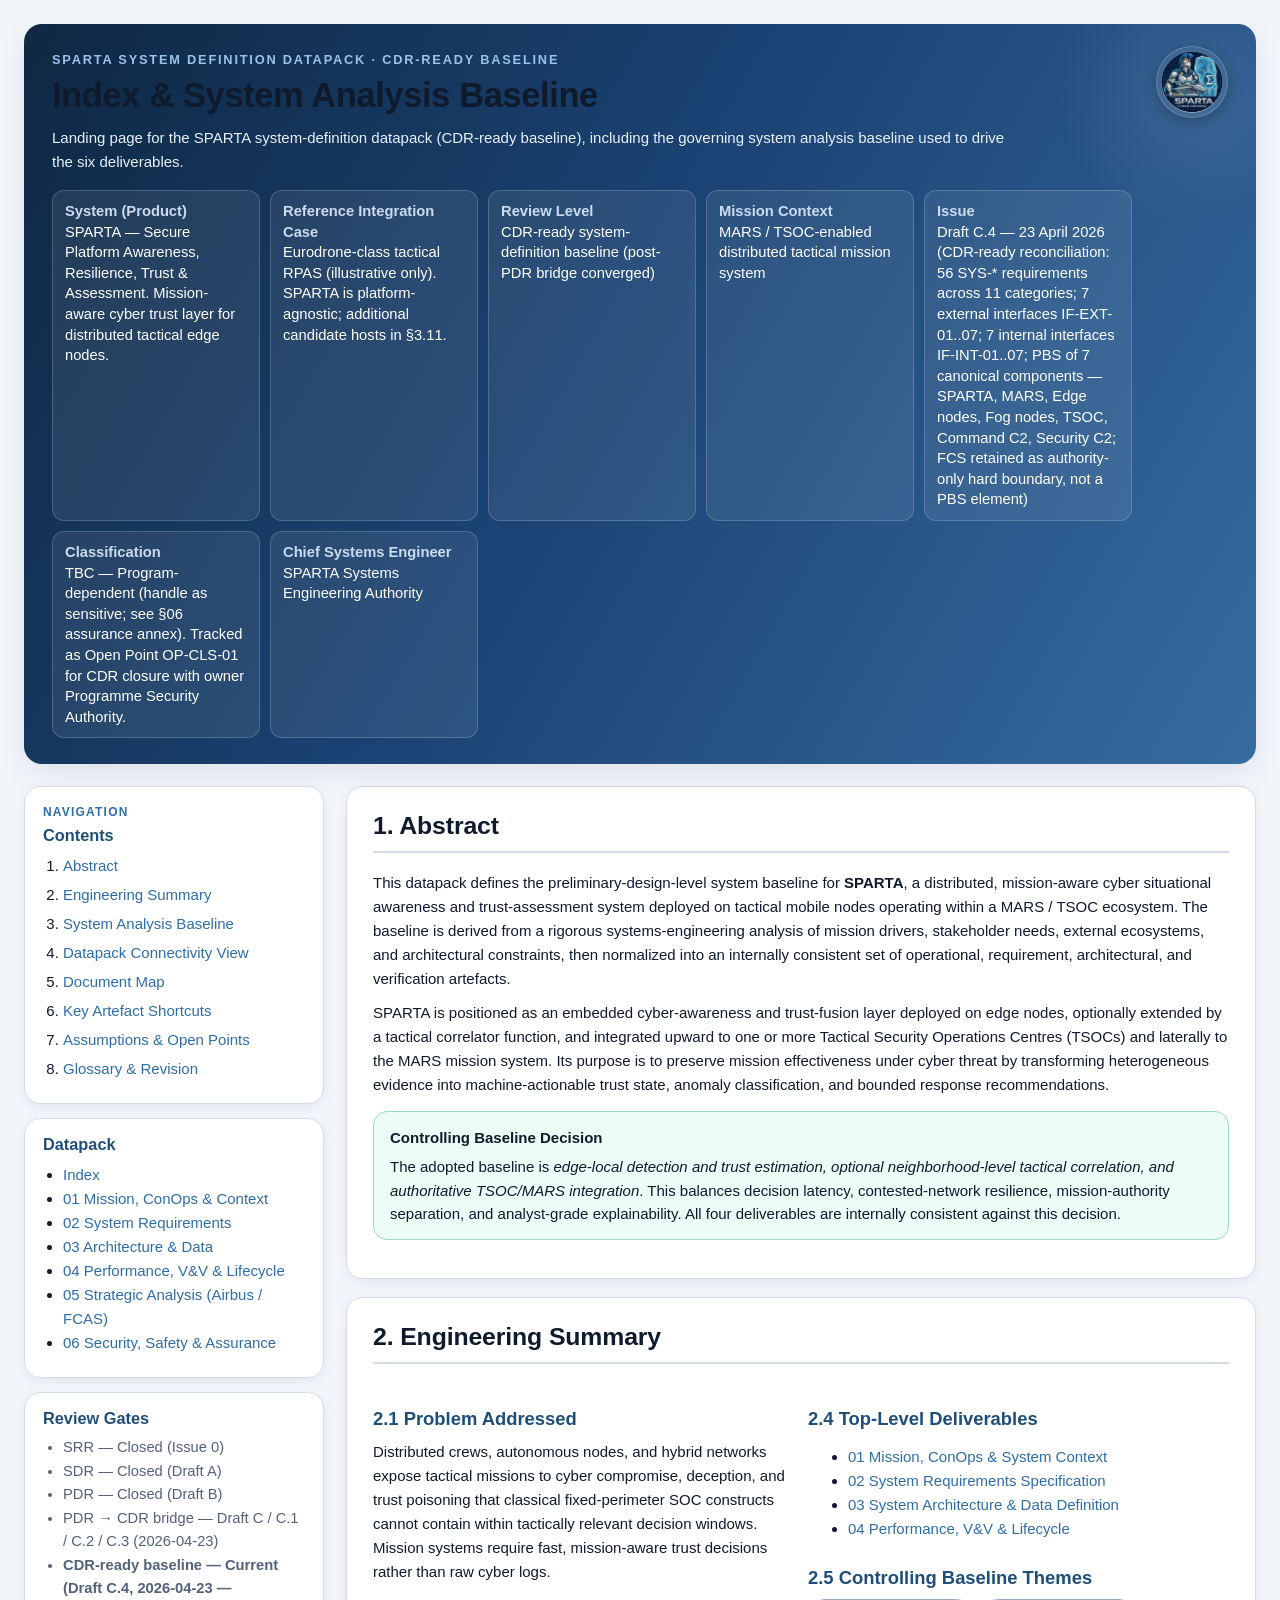
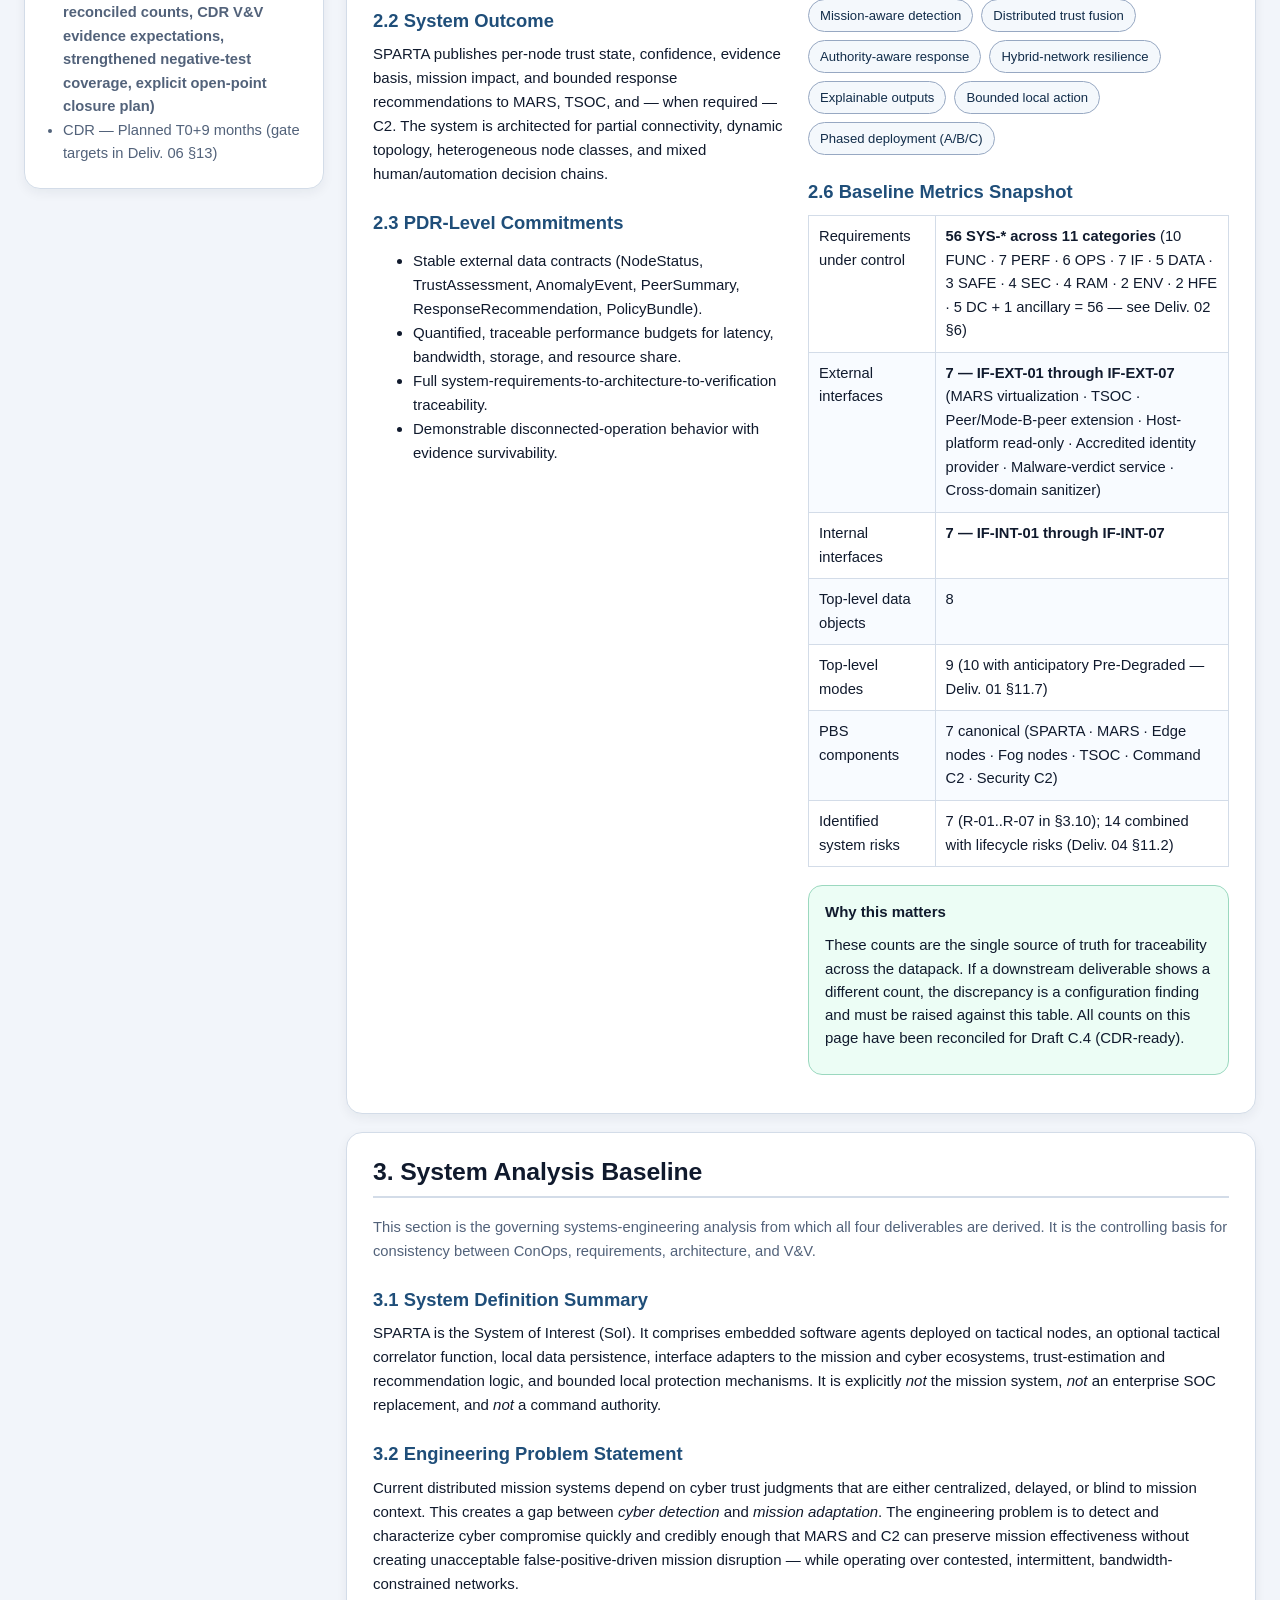
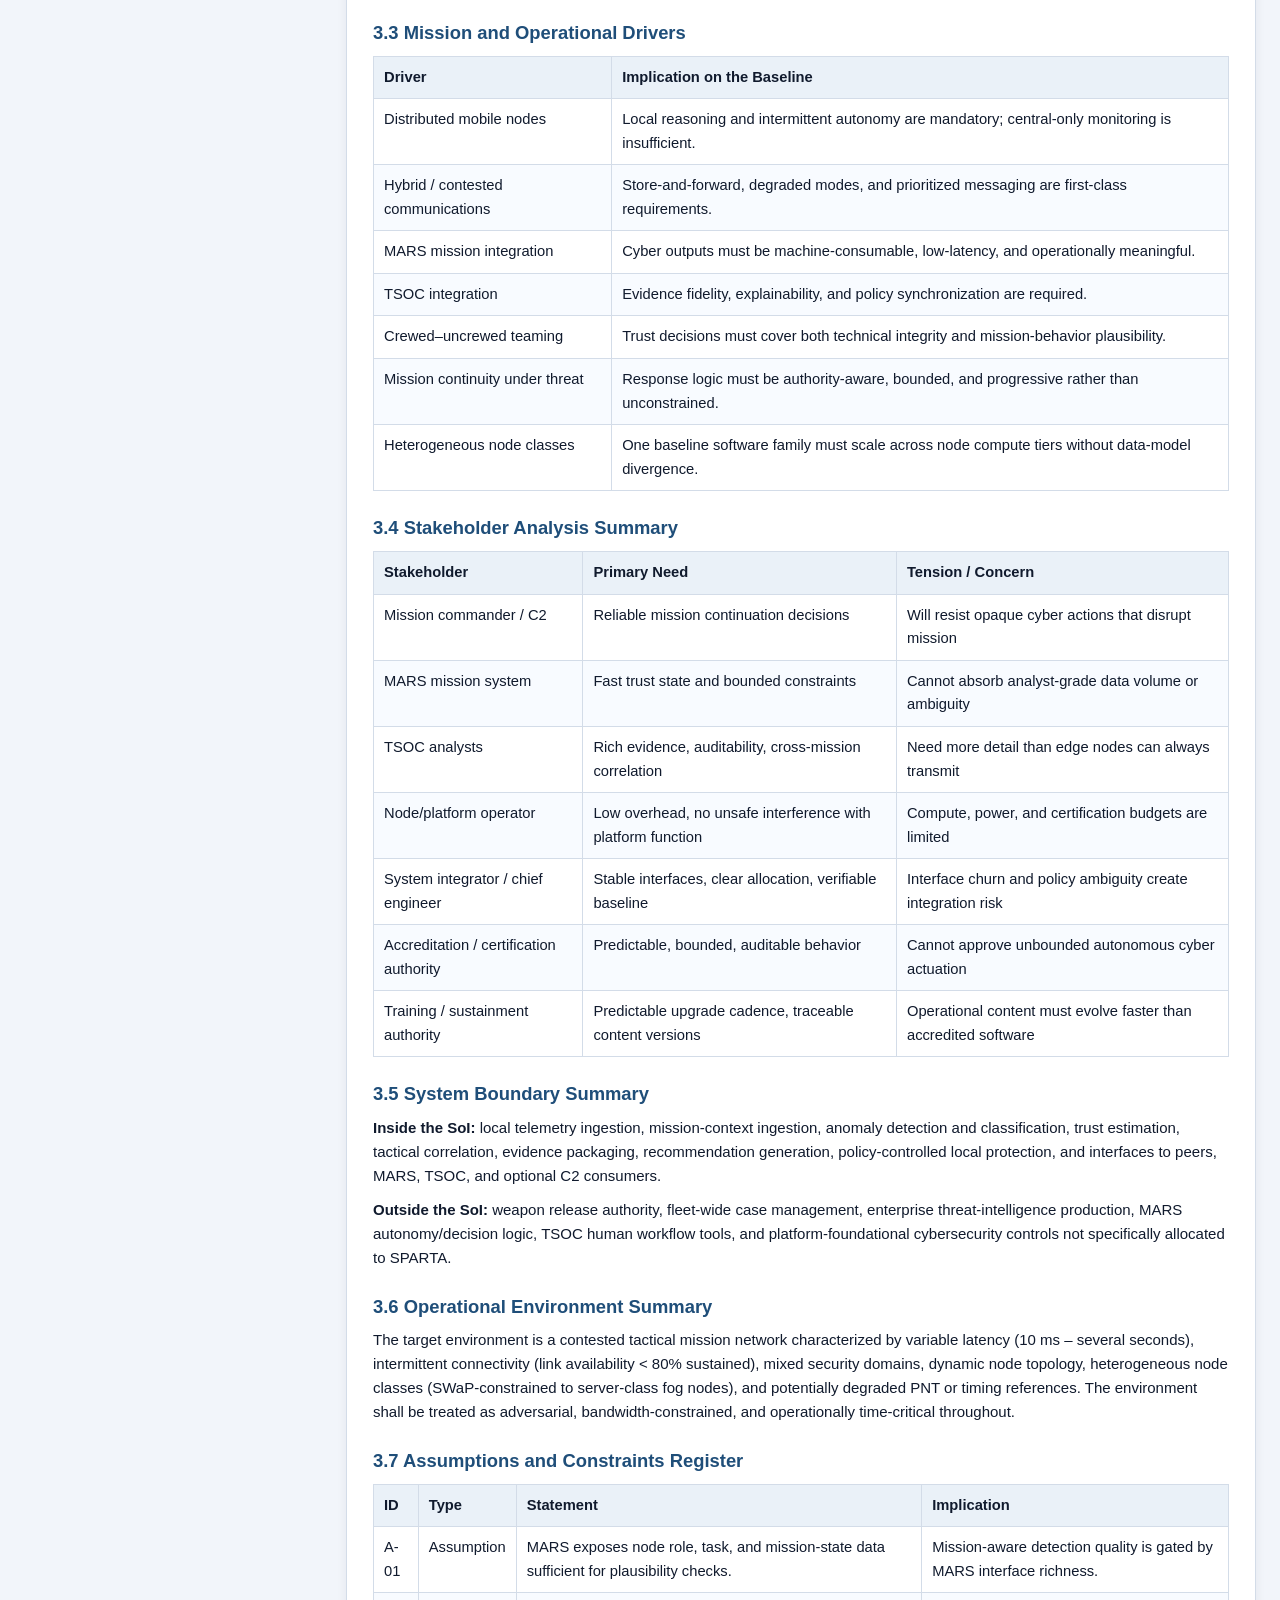
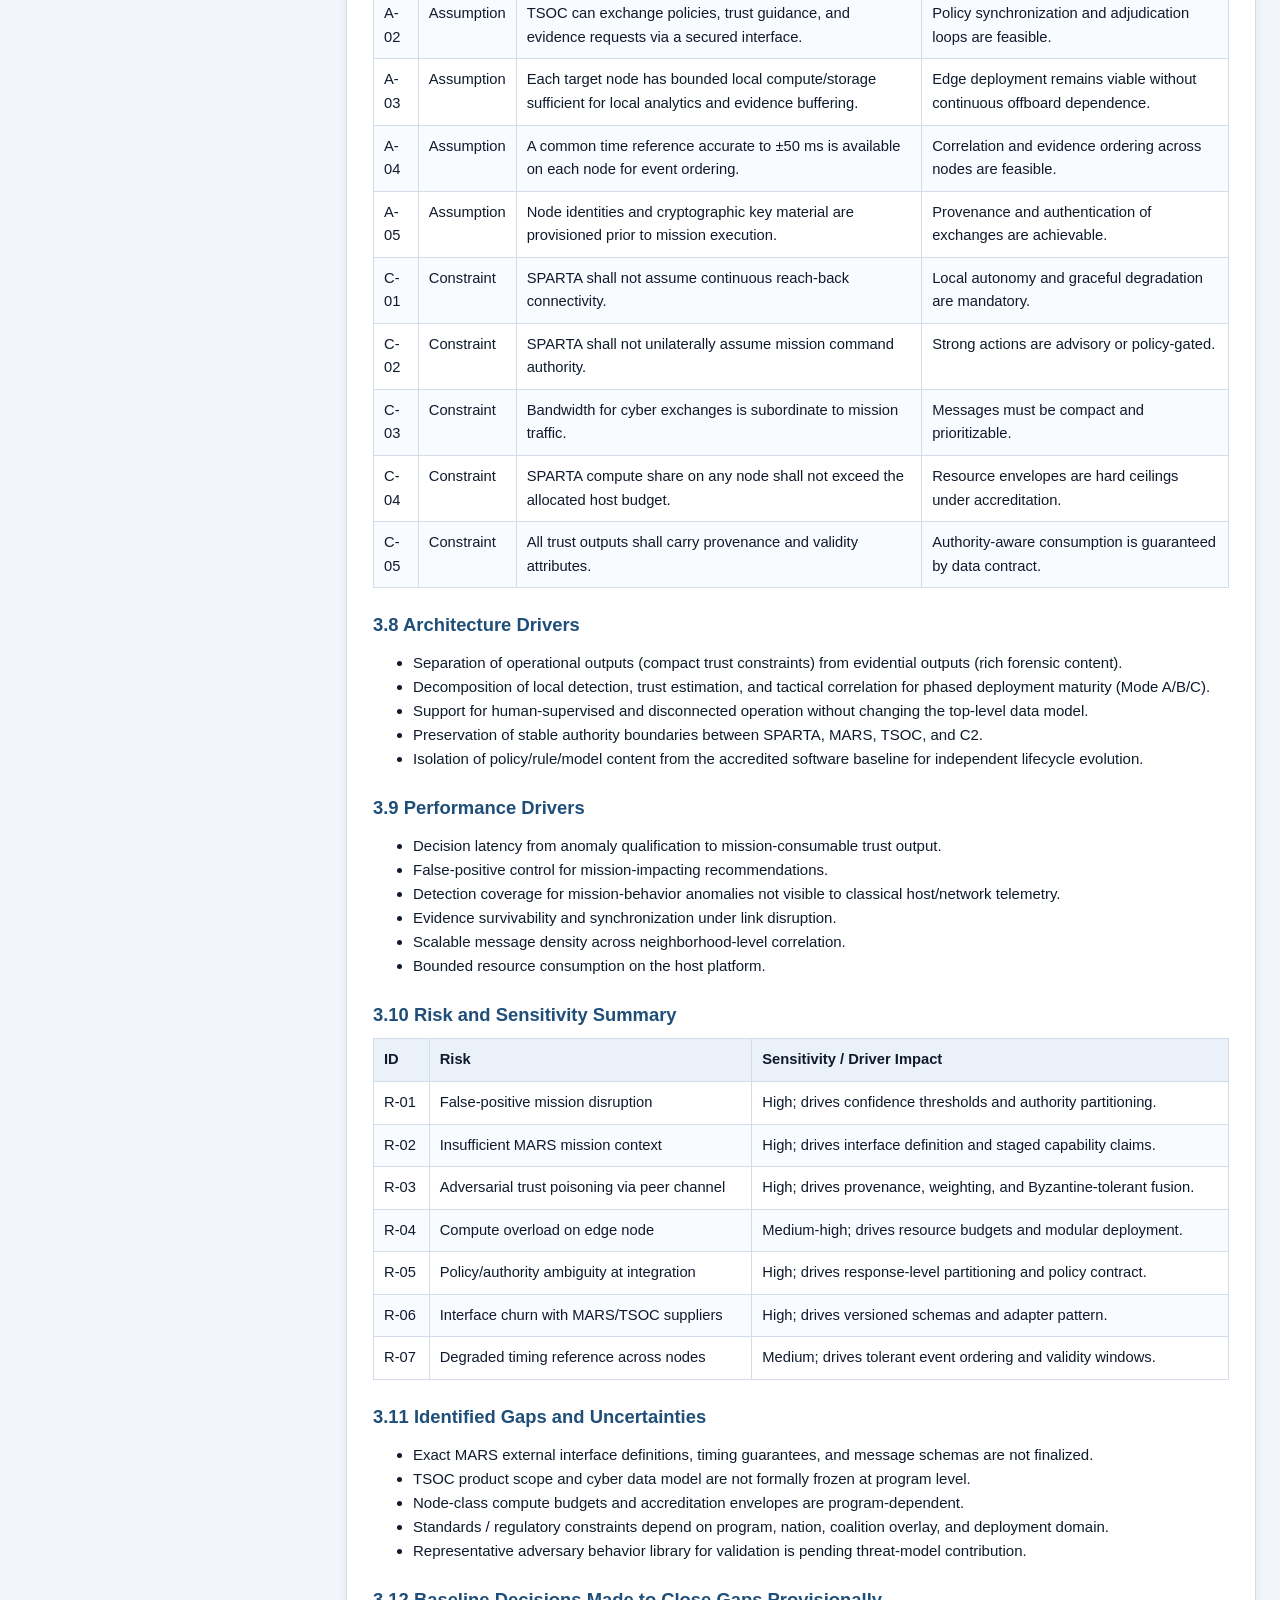
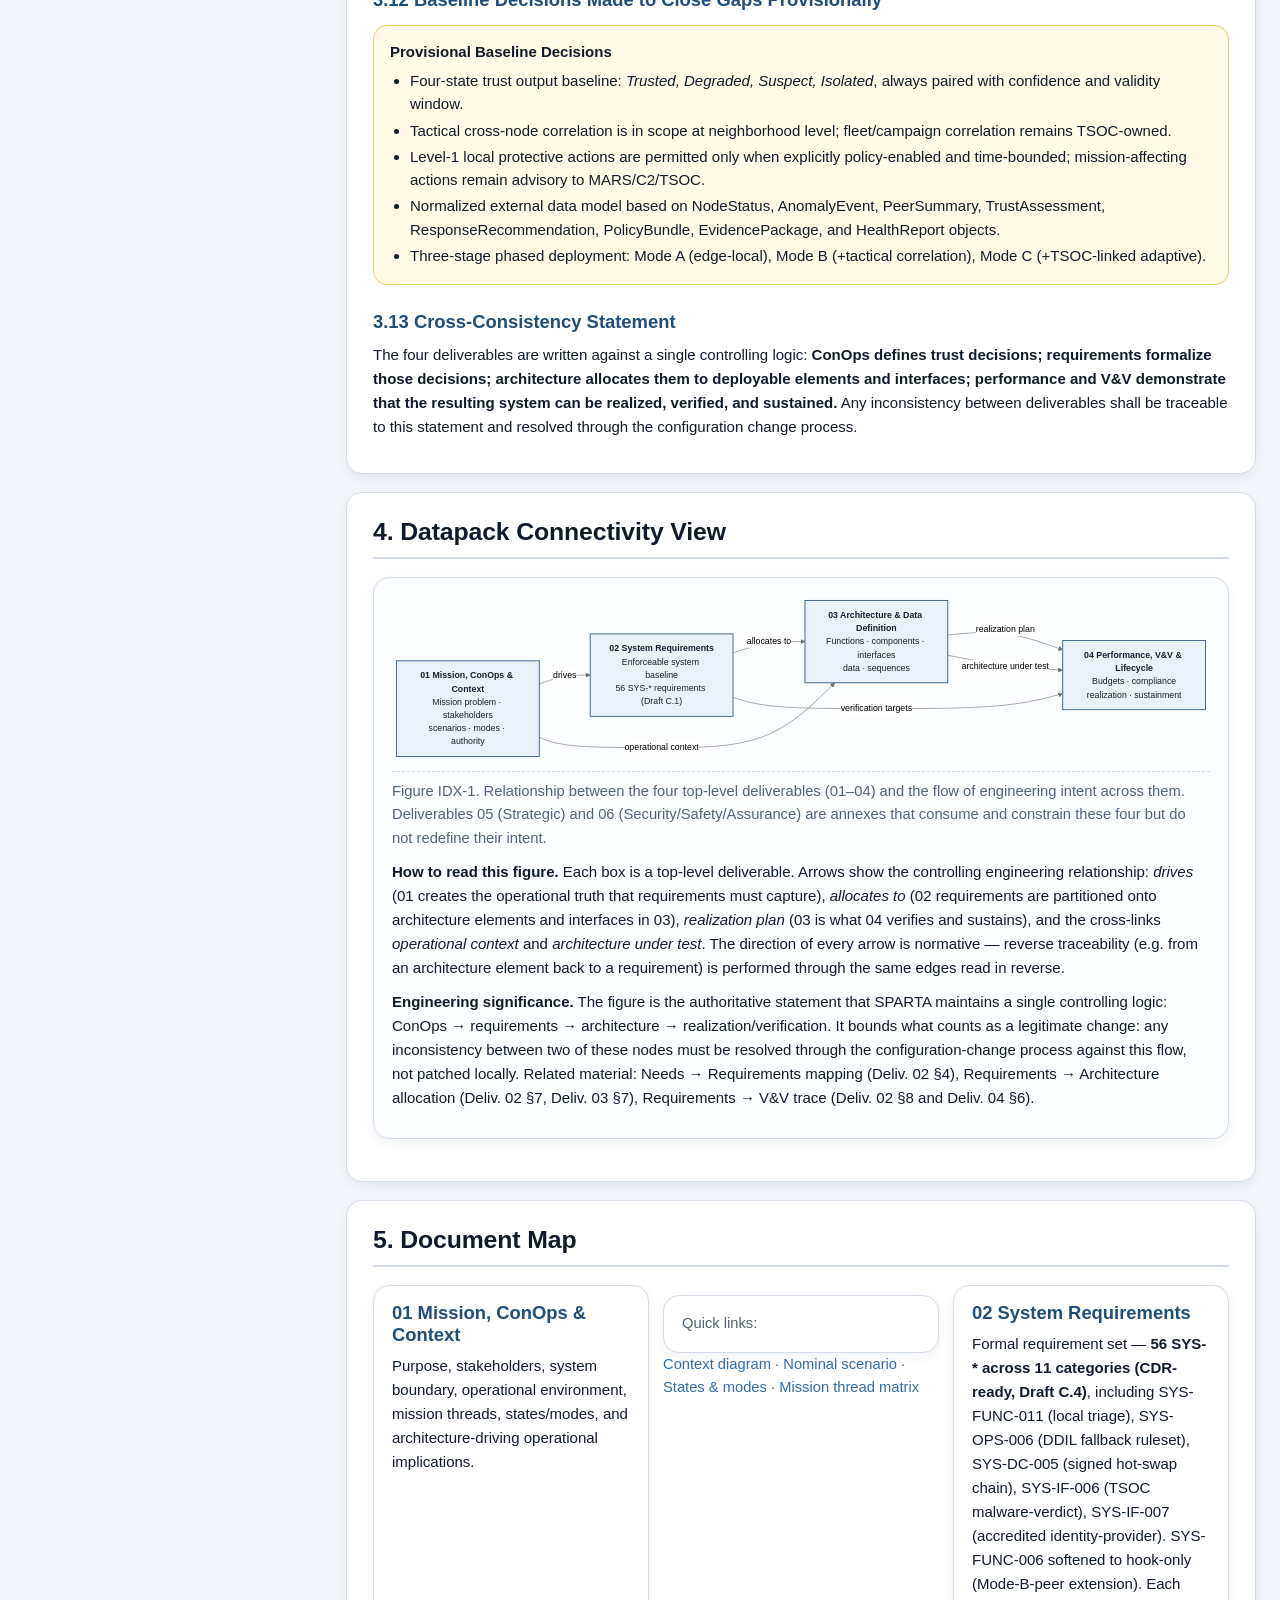
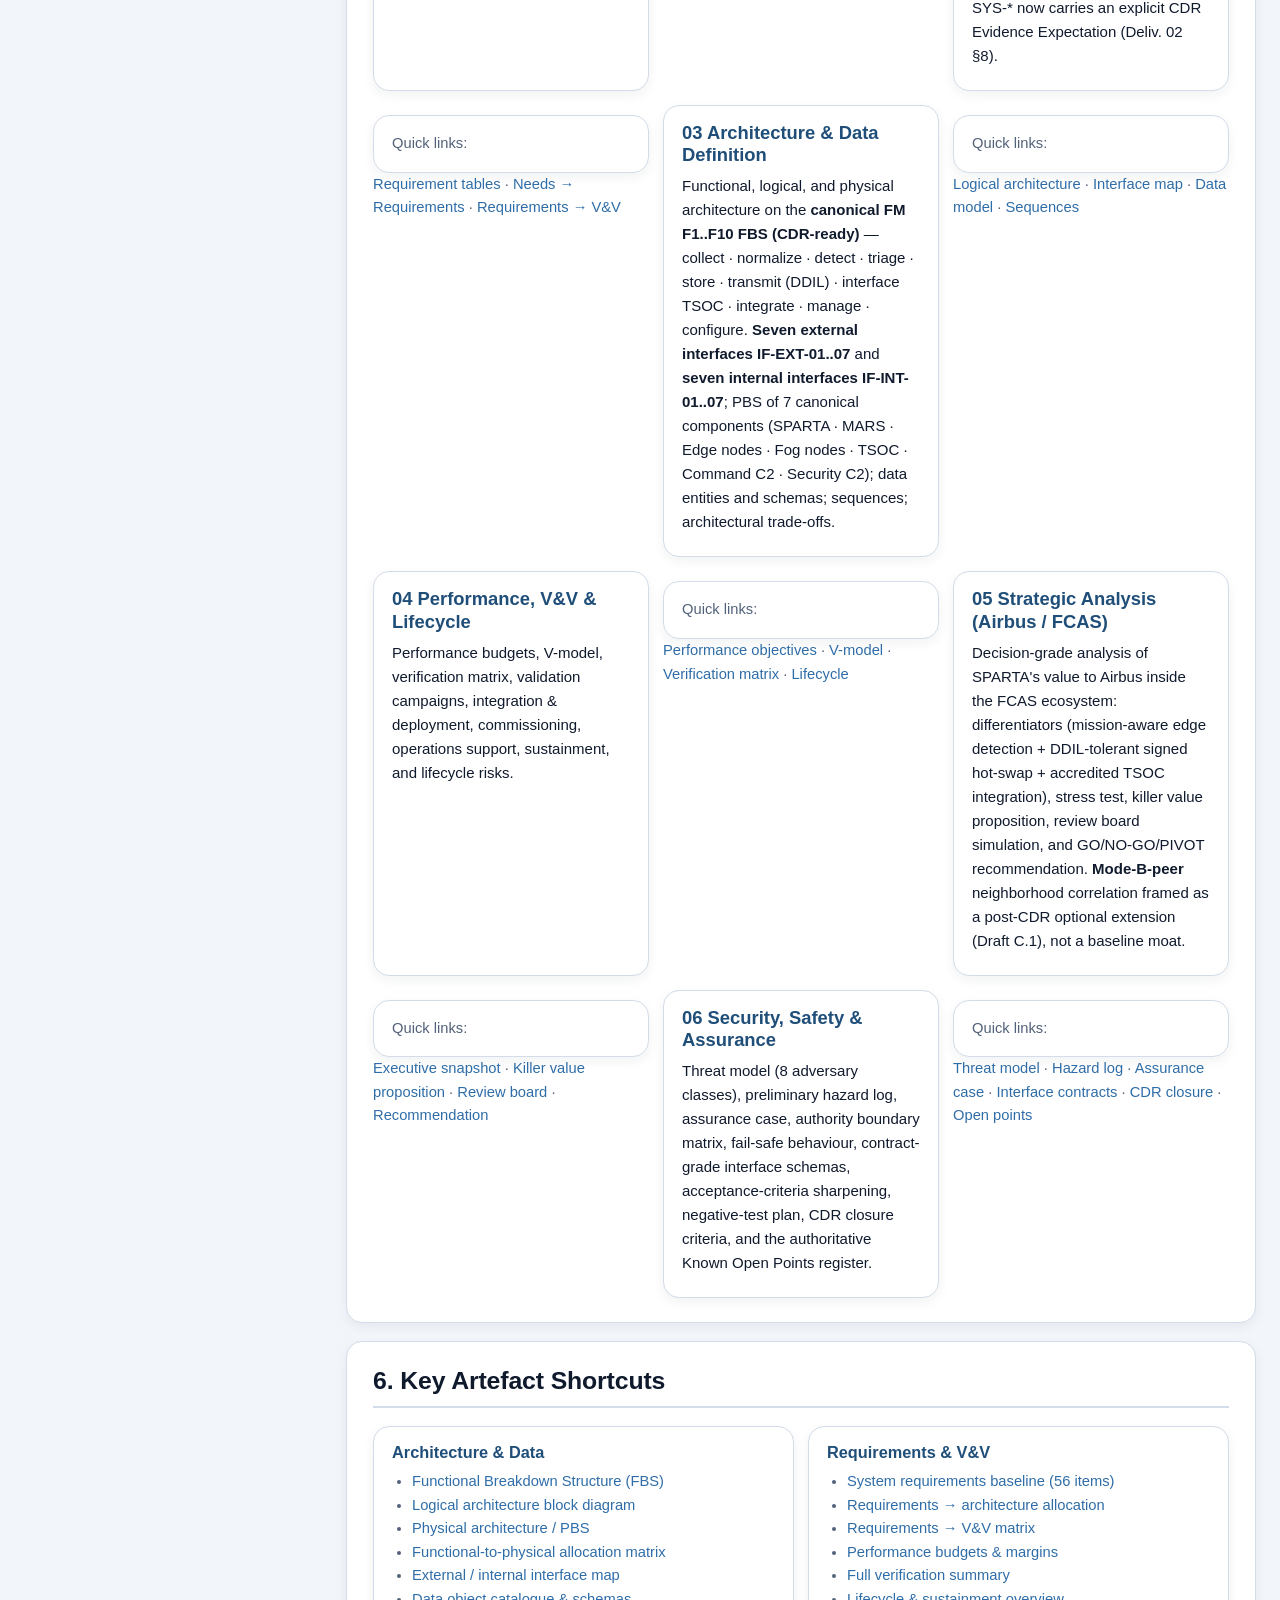
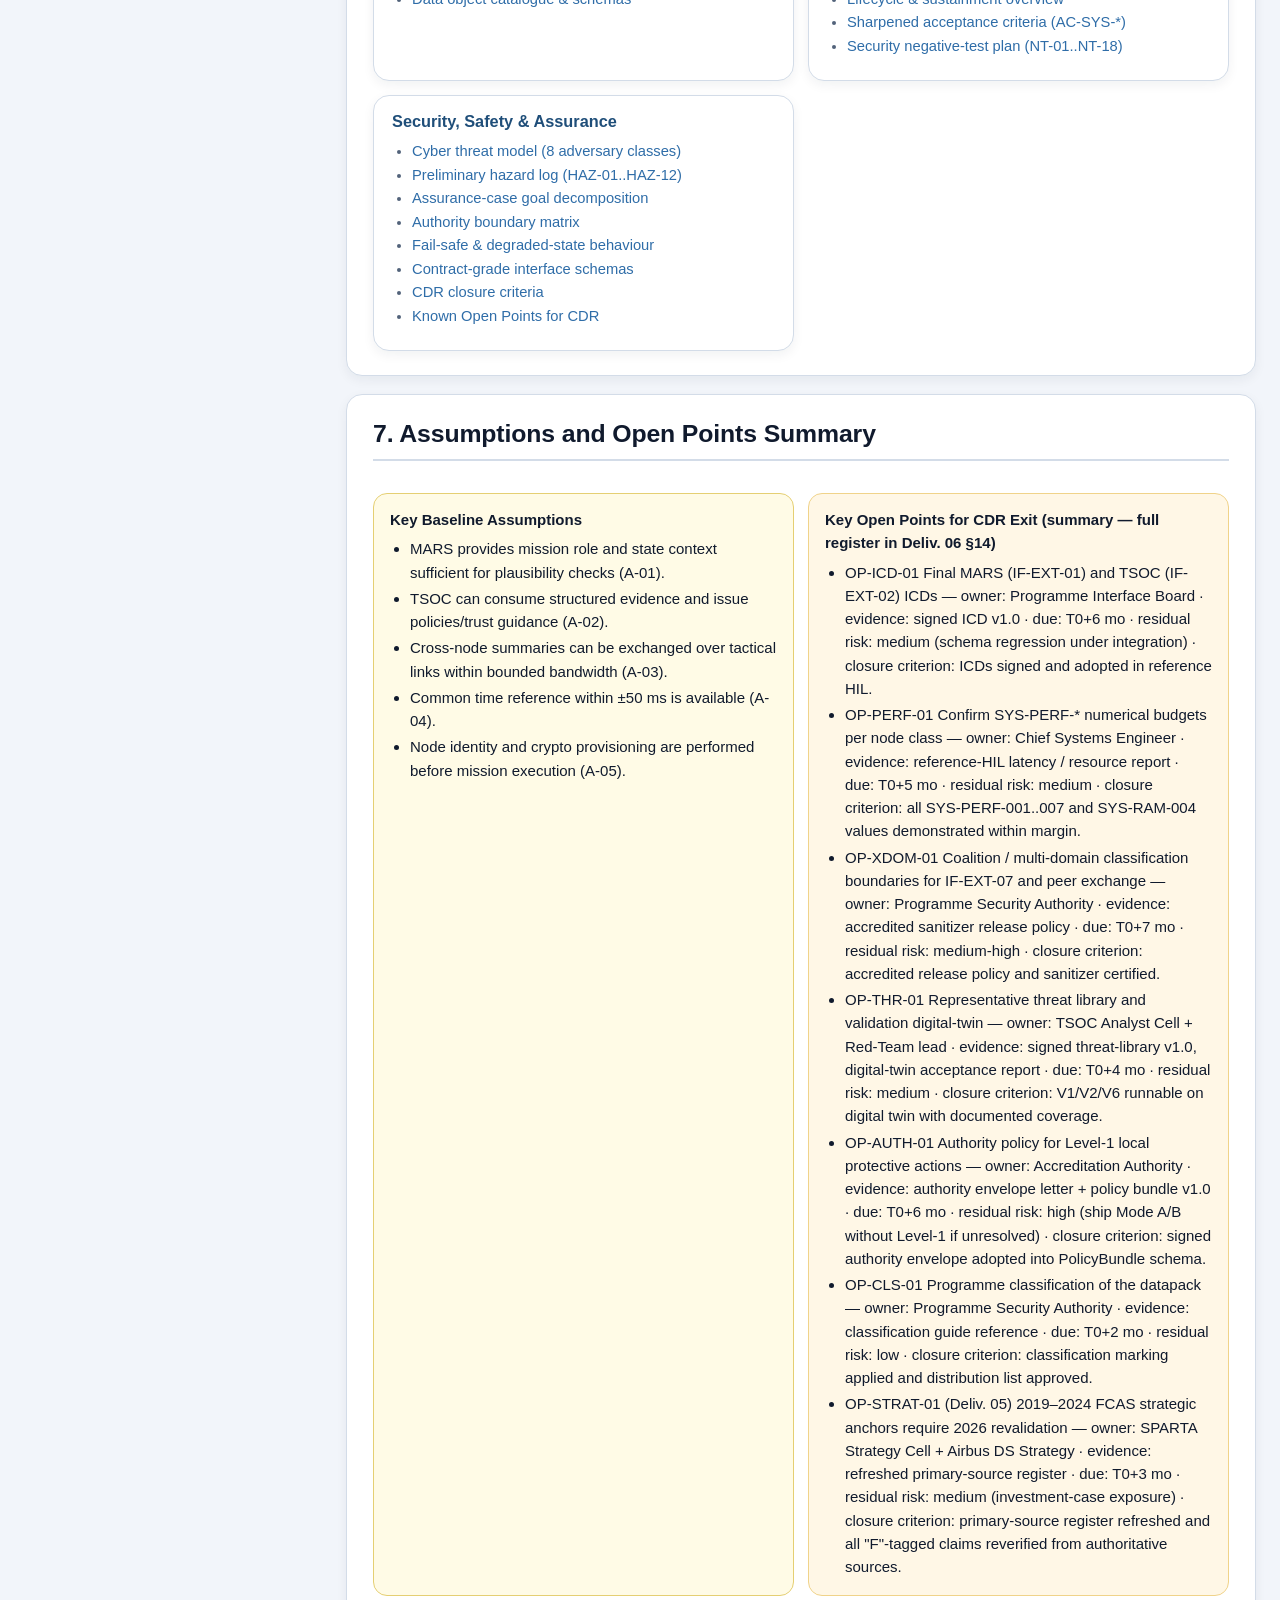
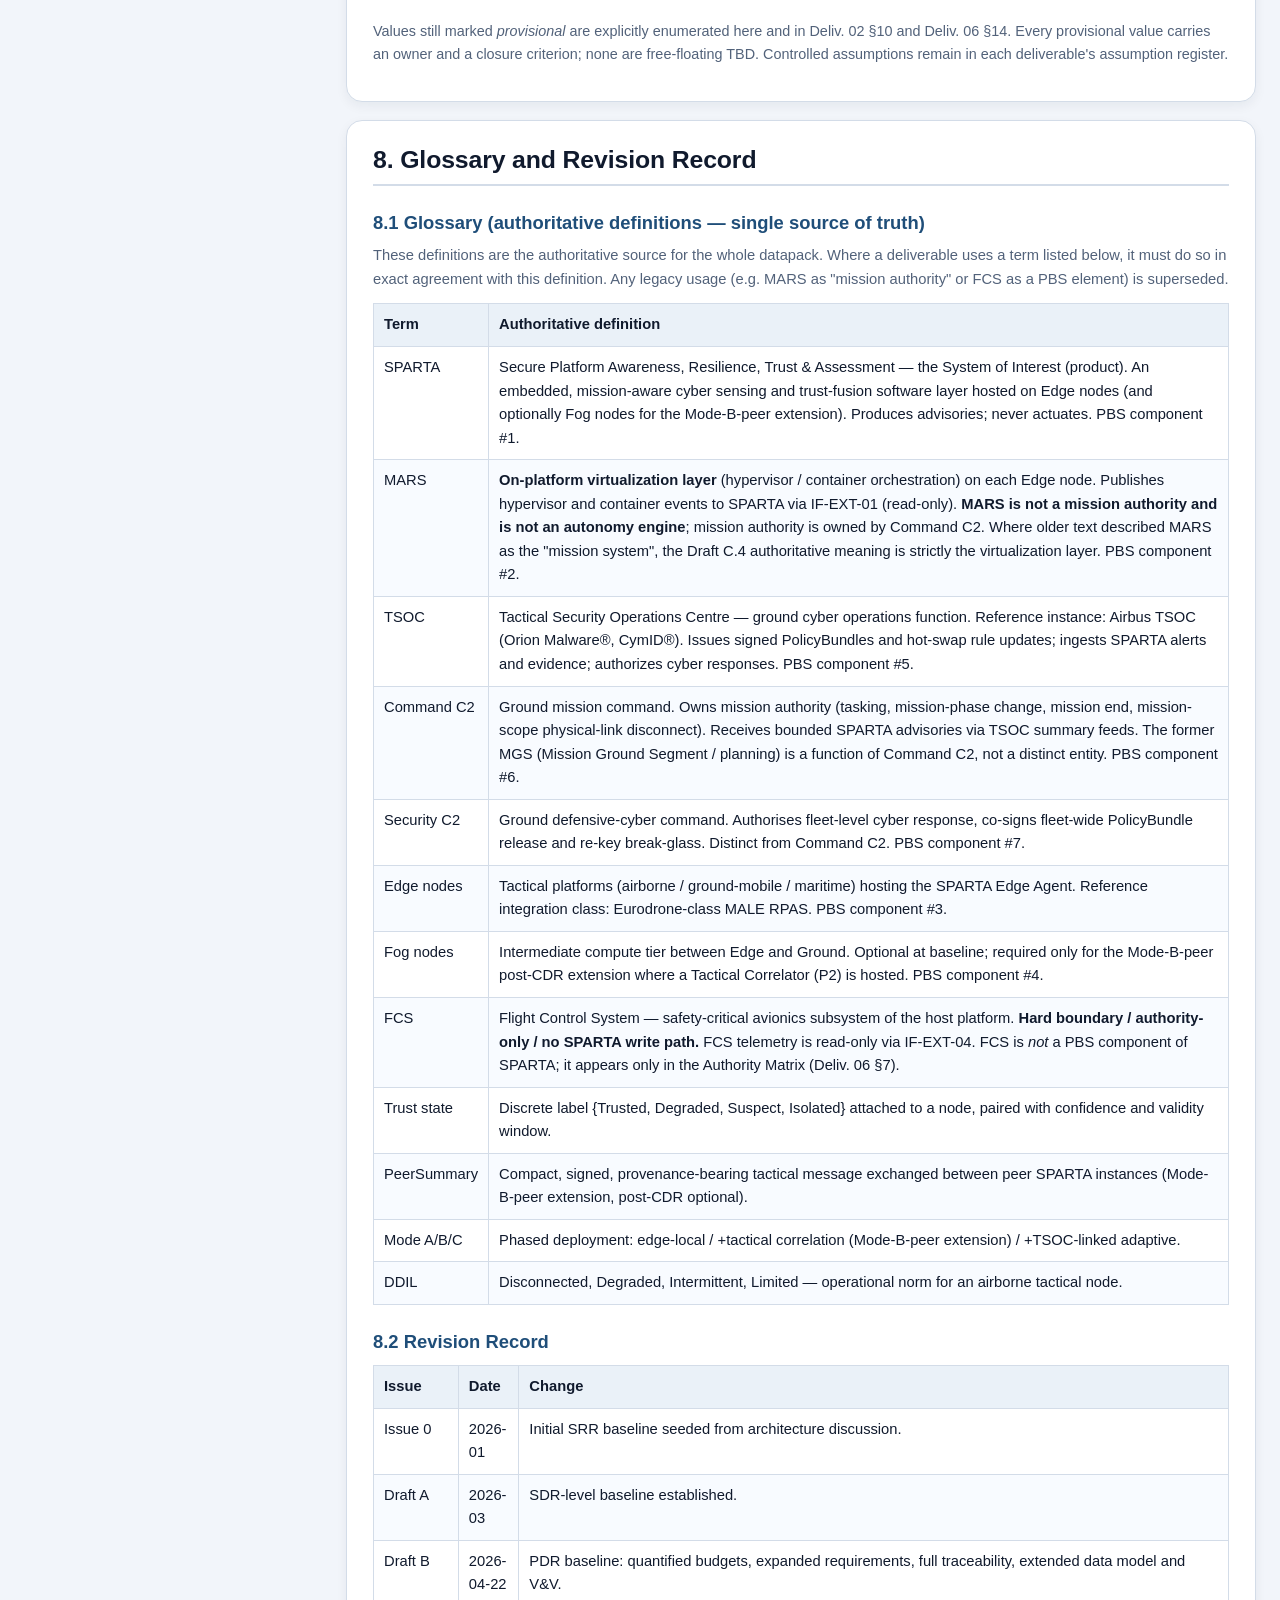
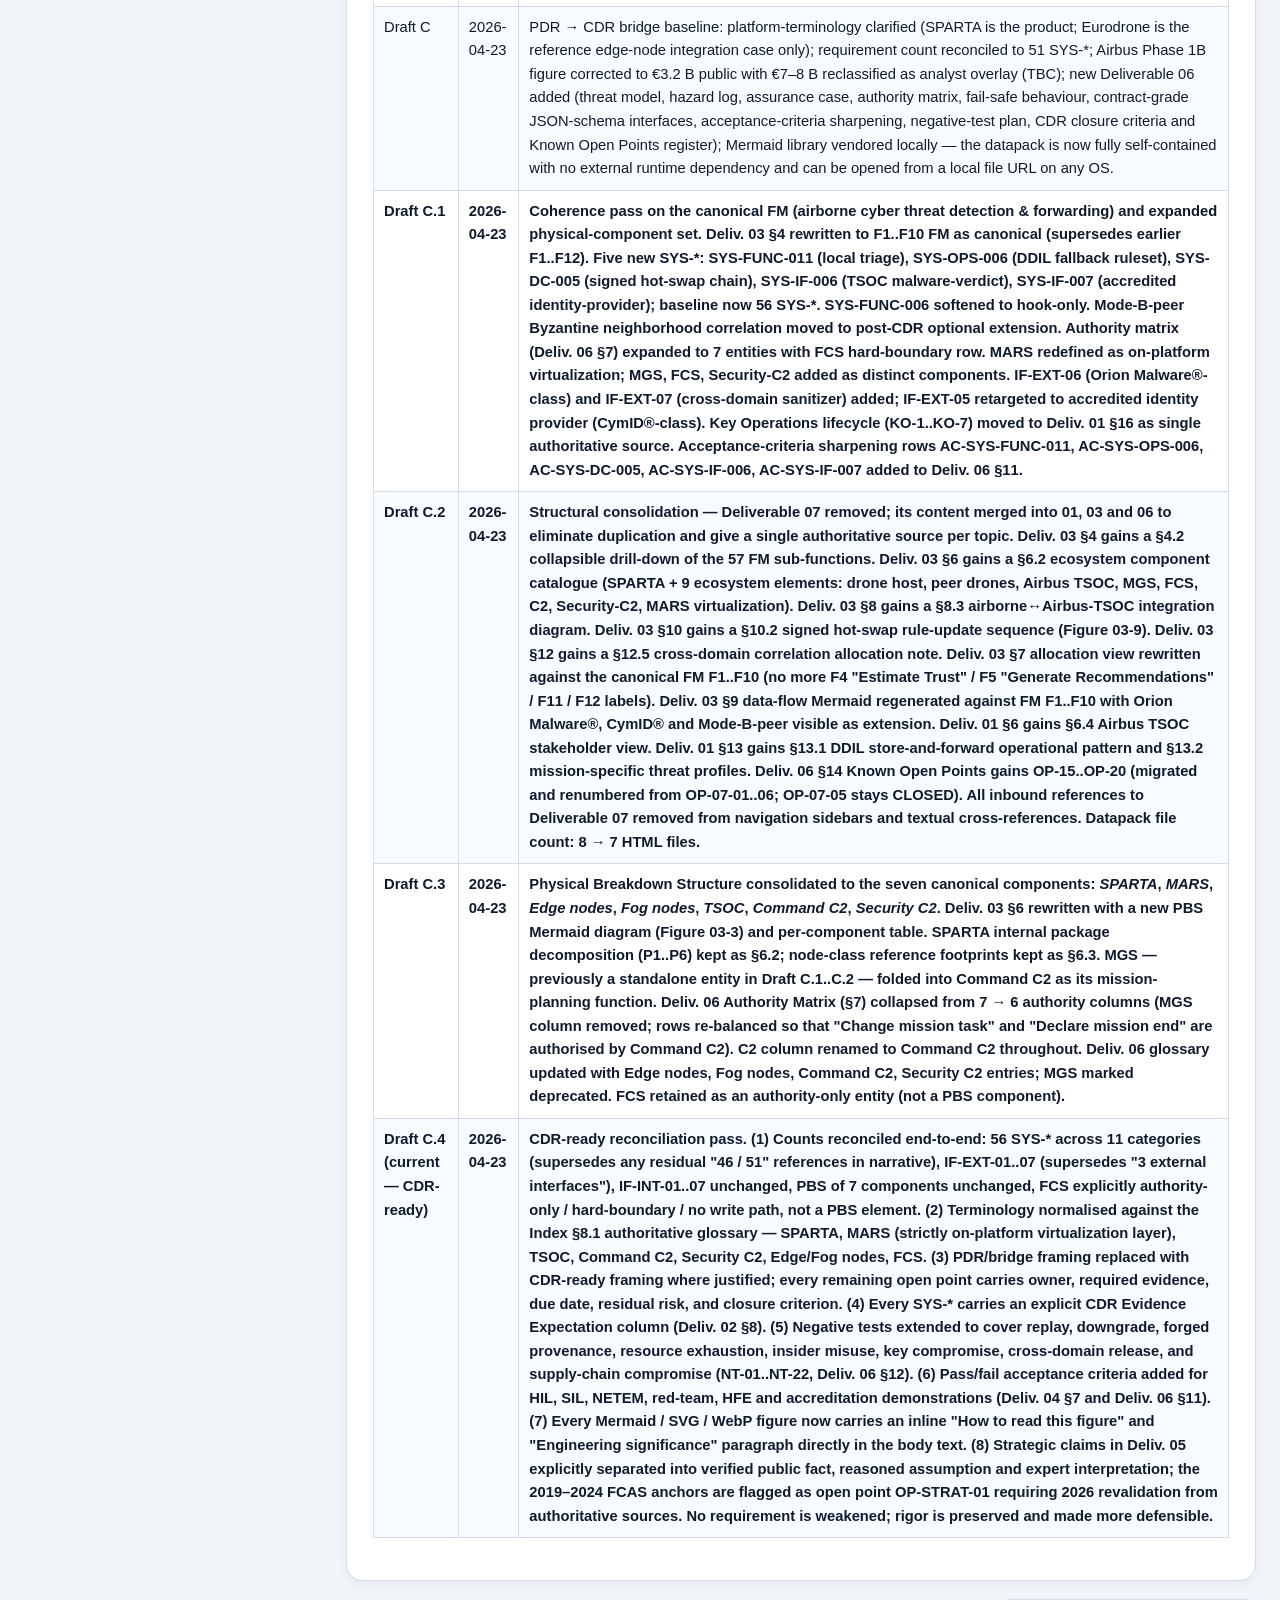
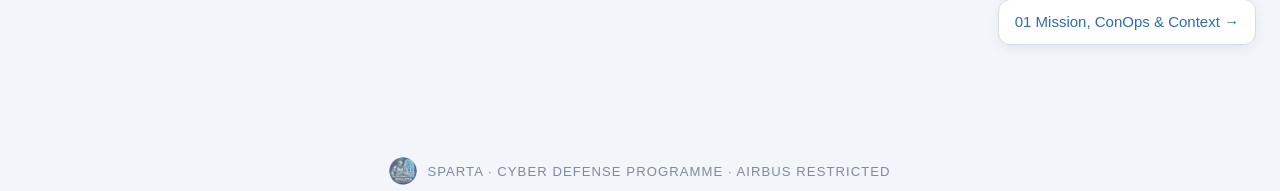
<file: SPARTA_system_definition_datapack/index.html>
<!DOCTYPE html><html lang="en"><head><title>SPARTA — Index & System Analysis Baseline</title><meta charset="UTF-8" /><meta name="viewport" content="width=device-width, initial-scale=1.0" /><link rel="stylesheet" href="style.css" /><link rel="icon" type="image/png" sizes="32x32" href="assets/sparta_logo_32.png" /><link rel="icon" type="image/png" sizes="64x64" href="assets/sparta_logo_64.png" /><link rel="apple-touch-icon" sizes="180x180" href="assets/sparta_logo_180.png" />
<script src="assets/mermaid.min.js" defer></script>
<script src="assets/sparta-init.js" defer></script>
</head><body><div class="page"><div class="topbar"><div class="logo-mark" aria-hidden="true" title="SPARTA Cyber Defense"><img src="assets/sparta_logo.webp" alt="" /></div><div class="kicker">SPARTA System Definition Datapack · CDR-Ready Baseline</div><h1>Index &amp; System Analysis Baseline</h1><div class="subtitle">Landing page for the SPARTA system-definition datapack (CDR-ready baseline), including the governing system analysis baseline used to drive the six deliverables.</div><div class="doc-meta"><div class="item"><strong>System (Product)</strong><br>SPARTA — Secure Platform Awareness, Resilience, Trust &amp; Assessment. Mission-aware cyber trust layer for distributed tactical edge nodes.</div><div class="item"><strong>Reference Integration Case</strong><br>Eurodrone-class tactical RPAS (illustrative only). SPARTA is platform-agnostic; additional candidate hosts in §3.11.</div><div class="item"><strong>Review Level</strong><br>CDR-ready system-definition baseline (post-PDR bridge converged)</div><div class="item"><strong>Mission Context</strong><br>MARS / TSOC-enabled distributed tactical mission system</div><div class="item"><strong>Issue</strong><br>Draft C.4 — 23 April 2026 (CDR-ready reconciliation: 56 SYS-* requirements across 11 categories; 7 external interfaces IF-EXT-01..07; 7 internal interfaces IF-INT-01..07; PBS of 7 canonical components — SPARTA, MARS, Edge nodes, Fog nodes, TSOC, Command C2, Security C2; FCS retained as authority-only hard boundary, not a PBS element)</div><div class="item"><strong>Classification</strong><br>TBC — Program-dependent (handle as sensitive; see §06 assurance annex). Tracked as Open Point OP-CLS-01 for CDR closure with owner Programme Security Authority.</div><div class="item"><strong>Chief Systems Engineer</strong><br>SPARTA Systems Engineering Authority</div></div></div><div class="layout"><aside class="sidebar"><div class="panel toc"><div class="kicker">Navigation</div><h3>Contents</h3><ol><li><a href="#abstract">Abstract</a></li><li><a href="#summary">Engineering Summary</a></li><li><a href="#analysis-baseline">System Analysis Baseline</a></li><li><a href="#visual-overview">Datapack Connectivity View</a></li><li><a href="#document-map">Document Map</a></li><li><a href="#key-artefacts">Key Artefact Shortcuts</a></li><li><a href="#assumptions-open-points">Assumptions &amp; Open Points</a></li><li><a href="#glossary">Glossary &amp; Revision</a></li></ol></div><div class="panel"><h3>Datapack</h3><ul><li><a href="index.html">Index</a></li><li><a href="01_mission_conops_context.html">01 Mission, ConOps &amp; Context</a></li><li><a href="02_system_requirements.html">02 System Requirements</a></li><li><a href="03_architecture_data_definition.html">03 Architecture &amp; Data</a></li><li><a href="04_performance_vnv_lifecycle.html">04 Performance, V&amp;V &amp; Lifecycle</a></li><li><a href="05_strategic_analysis_airbus_fcas.html">05 Strategic Analysis (Airbus / FCAS)</a></li><li><a href="06_security_safety_assurance.html">06 Security, Safety &amp; Assurance</a></li>
</ul></div><div class="panel"><h3>Review Gates</h3><ul class="small"><li>SRR — Closed (Issue 0)</li><li>SDR — Closed (Draft A)</li><li>PDR — Closed (Draft B)</li><li>PDR → CDR bridge — Draft C / C.1 / C.2 / C.3 (2026-04-23)</li><li><strong>CDR-ready baseline — Current (Draft C.4, 2026-04-23 — reconciled counts, CDR V&amp;V evidence expectations, strengthened negative-test coverage, explicit open-point closure plan)</strong></li><li>CDR — Planned T0+9 months (gate targets in Deliv. 06 §13)</li></ul></div></aside><main class="content"><section id="abstract"><h2>1. Abstract</h2><p>This datapack defines the preliminary-design-level system baseline for <strong>SPARTA</strong>, a distributed, mission-aware cyber situational awareness and trust-assessment system deployed on tactical mobile nodes operating within a MARS / TSOC ecosystem. The baseline is derived from a rigorous systems-engineering analysis of mission drivers, stakeholder needs, external ecosystems, and architectural constraints, then normalized into an internally consistent set of operational, requirement, architectural, and verification artefacts.</p><p>SPARTA is positioned as an embedded cyber-awareness and trust-fusion layer deployed on edge nodes, optionally extended by a tactical correlator function, and integrated upward to one or more Tactical Security Operations Centres (TSOCs) and laterally to the MARS mission system. Its purpose is to preserve mission effectiveness under cyber threat by transforming heterogeneous evidence into machine-actionable trust state, anomaly classification, and bounded response recommendations.</p><div class="callout decision"><strong>Controlling Baseline Decision</strong>
The adopted baseline is <em>edge-local detection and trust estimation, optional neighborhood-level tactical correlation, and authoritative TSOC/MARS integration</em>. This balances decision latency, contested-network resilience, mission-authority separation, and analyst-grade explainability. All four deliverables are internally consistent against this decision.
</div></section><section id="summary"><h2>2. Engineering Summary</h2><div class="twocol"><div><h3>2.1 Problem Addressed</h3><p>Distributed crews, autonomous nodes, and hybrid networks expose tactical missions to cyber compromise, deception, and trust poisoning that classical fixed-perimeter SOC constructs cannot contain within tactically relevant decision windows. Mission systems require fast, mission-aware trust decisions rather than raw cyber logs.</p><h3>2.2 System Outcome</h3><p>SPARTA publishes per-node trust state, confidence, evidence basis, mission impact, and bounded response recommendations to MARS, TSOC, and — when required — C2. The system is architected for partial connectivity, dynamic topology, heterogeneous node classes, and mixed human/automation decision chains.</p><h3>2.3 PDR-Level Commitments</h3><ul><li>Stable external data contracts (NodeStatus, TrustAssessment, AnomalyEvent, PeerSummary, ResponseRecommendation, PolicyBundle).</li><li>Quantified, traceable performance budgets for latency, bandwidth, storage, and resource share.</li><li>Full system-requirements-to-architecture-to-verification traceability.</li><li>Demonstrable disconnected-operation behavior with evidence survivability.</li></ul></div><div><h3>2.4 Top-Level Deliverables</h3><ul><li><a href="01_mission_conops_context.html">01 Mission, ConOps &amp; System Context</a></li><li><a href="02_system_requirements.html">02 System Requirements Specification</a></li><li><a href="03_architecture_data_definition.html">03 System Architecture &amp; Data Definition</a></li><li><a href="04_performance_vnv_lifecycle.html">04 Performance, V&amp;V &amp; Lifecycle</a></li></ul><h3>2.5 Controlling Baseline Themes</h3><div class="badges"><span class="badge">Mission-aware detection</span><span class="badge">Distributed trust fusion</span><span class="badge">Authority-aware response</span><span class="badge">Hybrid-network resilience</span><span class="badge">Explainable outputs</span><span class="badge">Bounded local action</span><span class="badge">Phased deployment (A/B/C)</span></div><h3>2.6 Baseline Metrics Snapshot</h3><table class="metadata"><tbody><tr><td>Requirements under control</td><td><strong>56 SYS-* across 11 categories</strong> (10 FUNC · 7 PERF · 6 OPS · 7 IF · 5 DATA · 3 SAFE · 4 SEC · 4 RAM · 2 ENV · 2 HFE · 5 DC + 1 ancillary = 56 — see Deliv. 02 §6)</td></tr><tr><td>External interfaces</td><td><strong>7 — IF-EXT-01 through IF-EXT-07</strong> (MARS virtualization · TSOC · Peer/Mode-B-peer extension · Host-platform read-only · Accredited identity provider · Malware-verdict service · Cross-domain sanitizer)</td></tr><tr><td>Internal interfaces</td><td><strong>7 — IF-INT-01 through IF-INT-07</strong></td></tr><tr><td>Top-level data objects</td><td>8</td></tr><tr><td>Top-level modes</td><td>9 (10 with anticipatory Pre-Degraded — Deliv. 01 §11.7)</td></tr><tr><td>PBS components</td><td>7 canonical (SPARTA · MARS · Edge nodes · Fog nodes · TSOC · Command C2 · Security C2)</td></tr><tr><td>Identified system risks</td><td>7 (R-01..R-07 in §3.10); 14 combined with lifecycle risks (Deliv. 04 §11.2)</td></tr></tbody></table><div class="callout decision"><strong>Why this matters</strong><p>These counts are the single source of truth for traceability across the datapack. If a downstream deliverable shows a different count, the discrepancy is a configuration finding and must be raised against this table. All counts on this page have been reconciled for Draft C.4 (CDR-ready).</p></div></div></div></section><section id="analysis-baseline"><h2>3. System Analysis Baseline</h2><p class="small">This section is the governing systems-engineering analysis from which all four deliverables are derived. It is the controlling basis for consistency between ConOps, requirements, architecture, and V&amp;V.</p><h3>3.1 System Definition Summary</h3><p>SPARTA is the System of Interest (SoI). It comprises embedded software agents deployed on tactical nodes, an optional tactical correlator function, local data persistence, interface adapters to the mission and cyber ecosystems, trust-estimation and recommendation logic, and bounded local protection mechanisms. It is explicitly <em>not</em> the mission system, <em>not</em> an enterprise SOC replacement, and <em>not</em> a command authority.</p><h3>3.2 Engineering Problem Statement</h3><p>Current distributed mission systems depend on cyber trust judgments that are either centralized, delayed, or blind to mission context. This creates a gap between <em>cyber detection</em> and <em>mission adaptation</em>. The engineering problem is to detect and characterize cyber compromise quickly and credibly enough that MARS and C2 can preserve mission effectiveness without creating unacceptable false-positive-driven mission disruption — while operating over contested, intermittent, bandwidth-constrained networks.</p><h3>3.3 Mission and Operational Drivers</h3><table class="metadata"><thead><tr><th>Driver</th><th>Implication on the Baseline</th></tr></thead><tbody><tr><td>Distributed mobile nodes</td><td>Local reasoning and intermittent autonomy are mandatory; central-only monitoring is insufficient.</td></tr><tr><td>Hybrid / contested communications</td><td>Store-and-forward, degraded modes, and prioritized messaging are first-class requirements.</td></tr><tr><td>MARS mission integration</td><td>Cyber outputs must be machine-consumable, low-latency, and operationally meaningful.</td></tr><tr><td>TSOC integration</td><td>Evidence fidelity, explainability, and policy synchronization are required.</td></tr><tr><td>Crewed–uncrewed teaming</td><td>Trust decisions must cover both technical integrity and mission-behavior plausibility.</td></tr><tr><td>Mission continuity under threat</td><td>Response logic must be authority-aware, bounded, and progressive rather than unconstrained.</td></tr><tr><td>Heterogeneous node classes</td><td>One baseline software family must scale across node compute tiers without data-model divergence.</td></tr></tbody></table><h3>3.4 Stakeholder Analysis Summary</h3><table class="metadata"><thead><tr><th>Stakeholder</th><th>Primary Need</th><th>Tension / Concern</th></tr></thead><tbody><tr><td>Mission commander / C2</td><td>Reliable mission continuation decisions</td><td>Will resist opaque cyber actions that disrupt mission</td></tr><tr><td>MARS mission system</td><td>Fast trust state and bounded constraints</td><td>Cannot absorb analyst-grade data volume or ambiguity</td></tr><tr><td>TSOC analysts</td><td>Rich evidence, auditability, cross-mission correlation</td><td>Need more detail than edge nodes can always transmit</td></tr><tr><td>Node/platform operator</td><td>Low overhead, no unsafe interference with platform function</td><td>Compute, power, and certification budgets are limited</td></tr><tr><td>System integrator / chief engineer</td><td>Stable interfaces, clear allocation, verifiable baseline</td><td>Interface churn and policy ambiguity create integration risk</td></tr><tr><td>Accreditation / certification authority</td><td>Predictable, bounded, auditable behavior</td><td>Cannot approve unbounded autonomous cyber actuation</td></tr><tr><td>Training / sustainment authority</td><td>Predictable upgrade cadence, traceable content versions</td><td>Operational content must evolve faster than accredited software</td></tr></tbody></table><h3>3.5 System Boundary Summary</h3><p><strong>Inside the SoI:</strong> local telemetry ingestion, mission-context ingestion, anomaly detection and classification, trust estimation, tactical correlation, evidence packaging, recommendation generation, policy-controlled local protection, and interfaces to peers, MARS, TSOC, and optional C2 consumers.</p><p><strong>Outside the SoI:</strong> weapon release authority, fleet-wide case management, enterprise threat-intelligence production, MARS autonomy/decision logic, TSOC human workflow tools, and platform-foundational cybersecurity controls not specifically allocated to SPARTA.</p><h3>3.6 Operational Environment Summary</h3><p>The target environment is a contested tactical mission network characterized by variable latency (10 ms – several seconds), intermittent connectivity (link availability &lt; 80% sustained), mixed security domains, dynamic node topology, heterogeneous node classes (SWaP-constrained to server-class fog nodes), and potentially degraded PNT or timing references. The environment shall be treated as adversarial, bandwidth-constrained, and operationally time-critical throughout.</p><h3>3.7 Assumptions and Constraints Register</h3><table class="metadata"><thead><tr><th>ID</th><th>Type</th><th>Statement</th><th>Implication</th></tr></thead><tbody><tr><td>A-01</td><td>Assumption</td><td>MARS exposes node role, task, and mission-state data sufficient for plausibility checks.</td><td>Mission-aware detection quality is gated by MARS interface richness.</td></tr><tr><td>A-02</td><td>Assumption</td><td>TSOC can exchange policies, trust guidance, and evidence requests via a secured interface.</td><td>Policy synchronization and adjudication loops are feasible.</td></tr><tr><td>A-03</td><td>Assumption</td><td>Each target node has bounded local compute/storage sufficient for local analytics and evidence buffering.</td><td>Edge deployment remains viable without continuous offboard dependence.</td></tr><tr><td>A-04</td><td>Assumption</td><td>A common time reference accurate to ±50 ms is available on each node for event ordering.</td><td>Correlation and evidence ordering across nodes are feasible.</td></tr><tr><td>A-05</td><td>Assumption</td><td>Node identities and cryptographic key material are provisioned prior to mission execution.</td><td>Provenance and authentication of exchanges are achievable.</td></tr><tr><td>C-01</td><td>Constraint</td><td>SPARTA shall not assume continuous reach-back connectivity.</td><td>Local autonomy and graceful degradation are mandatory.</td></tr><tr><td>C-02</td><td>Constraint</td><td>SPARTA shall not unilaterally assume mission command authority.</td><td>Strong actions are advisory or policy-gated.</td></tr><tr><td>C-03</td><td>Constraint</td><td>Bandwidth for cyber exchanges is subordinate to mission traffic.</td><td>Messages must be compact and prioritizable.</td></tr><tr><td>C-04</td><td>Constraint</td><td>SPARTA compute share on any node shall not exceed the allocated host budget.</td><td>Resource envelopes are hard ceilings under accreditation.</td></tr><tr><td>C-05</td><td>Constraint</td><td>All trust outputs shall carry provenance and validity attributes.</td><td>Authority-aware consumption is guaranteed by data contract.</td></tr></tbody></table><h3>3.8 Architecture Drivers</h3><ul><li>Separation of operational outputs (compact trust constraints) from evidential outputs (rich forensic content).</li><li>Decomposition of local detection, trust estimation, and tactical correlation for phased deployment maturity (Mode A/B/C).</li><li>Support for human-supervised and disconnected operation without changing the top-level data model.</li><li>Preservation of stable authority boundaries between SPARTA, MARS, TSOC, and C2.</li><li>Isolation of policy/rule/model content from the accredited software baseline for independent lifecycle evolution.</li></ul><h3>3.9 Performance Drivers</h3><ul><li>Decision latency from anomaly qualification to mission-consumable trust output.</li><li>False-positive control for mission-impacting recommendations.</li><li>Detection coverage for mission-behavior anomalies not visible to classical host/network telemetry.</li><li>Evidence survivability and synchronization under link disruption.</li><li>Scalable message density across neighborhood-level correlation.</li><li>Bounded resource consumption on the host platform.</li></ul><h3>3.10 Risk and Sensitivity Summary</h3><table class="metadata"><thead><tr><th>ID</th><th>Risk</th><th>Sensitivity / Driver Impact</th></tr></thead><tbody><tr><td>R-01</td><td>False-positive mission disruption</td><td>High; drives confidence thresholds and authority partitioning.</td></tr><tr><td>R-02</td><td>Insufficient MARS mission context</td><td>High; drives interface definition and staged capability claims.</td></tr><tr><td>R-03</td><td>Adversarial trust poisoning via peer channel</td><td>High; drives provenance, weighting, and Byzantine-tolerant fusion.</td></tr><tr><td>R-04</td><td>Compute overload on edge node</td><td>Medium-high; drives resource budgets and modular deployment.</td></tr><tr><td>R-05</td><td>Policy/authority ambiguity at integration</td><td>High; drives response-level partitioning and policy contract.</td></tr><tr><td>R-06</td><td>Interface churn with MARS/TSOC suppliers</td><td>High; drives versioned schemas and adapter pattern.</td></tr><tr><td>R-07</td><td>Degraded timing reference across nodes</td><td>Medium; drives tolerant event ordering and validity windows.</td></tr></tbody></table><h3>3.11 Identified Gaps and Uncertainties</h3><ul><li>Exact MARS external interface definitions, timing guarantees, and message schemas are not finalized.</li><li>TSOC product scope and cyber data model are not formally frozen at program level.</li><li>Node-class compute budgets and accreditation envelopes are program-dependent.</li><li>Standards / regulatory constraints depend on program, nation, coalition overlay, and deployment domain.</li><li>Representative adversary behavior library for validation is pending threat-model contribution.</li></ul><h3>3.12 Baseline Decisions Made to Close Gaps Provisionally</h3><div class="callout assumption"><strong>Provisional Baseline Decisions</strong><ul><li>Four-state trust output baseline: <em>Trusted, Degraded, Suspect, Isolated</em>, always paired with confidence and validity window.</li><li>Tactical cross-node correlation is in scope at neighborhood level; fleet/campaign correlation remains TSOC-owned.</li><li>Level-1 local protective actions are permitted only when explicitly policy-enabled and time-bounded; mission-affecting actions remain advisory to MARS/C2/TSOC.</li><li>Normalized external data model based on NodeStatus, AnomalyEvent, PeerSummary, TrustAssessment, ResponseRecommendation, PolicyBundle, EvidencePackage, and HealthReport objects.</li><li>Three-stage phased deployment: Mode A (edge-local), Mode B (+tactical correlation), Mode C (+TSOC-linked adaptive).</li></ul></div><h3>3.13 Cross-Consistency Statement</h3><p>The four deliverables are written against a single controlling logic: <strong>ConOps defines trust decisions; requirements formalize those decisions; architecture allocates them to deployable elements and interfaces; performance and V&amp;V demonstrate that the resulting system can be realized, verified, and sustained.</strong> Any inconsistency between deliverables shall be traceable to this statement and resolved through the configuration change process.</p></section><section id="visual-overview"><h2>4. Datapack Connectivity View</h2><div class="figure"><div class="mermaid">
flowchart LR
A["<b>01 Mission, ConOps &amp; Context</b><br/>Mission problem · stakeholders<br/>scenarios · modes · authority"]
B["<b>02 System Requirements</b><br/>Enforceable system baseline<br/>56 SYS-* requirements (Draft C.1)"]
C["<b>03 Architecture &amp; Data Definition</b><br/>Functions · components · interfaces<br/>data · sequences"]
D["<b>04 Performance, V&amp;V &amp; Lifecycle</b><br/>Budgets · compliance<br/>realization · sustainment"]
A -->|"drives"| B
B -->|"allocates to"| C
C -->|"realization plan"| D
A -->|"operational context"| C
B -->|"verification targets"| D
C -->|"architecture under test"| D
classDef pdr fill:#eaf1f8,stroke:#1f4e79,stroke-width:1.5px,color:#142033;
class A,B,C,D pdr;
</div><div class="caption">Figure IDX-1. Relationship between the four top-level deliverables (01–04) and the flow of engineering intent across them. Deliverables 05 (Strategic) and 06 (Security/Safety/Assurance) are annexes that consume and constrain these four but do not redefine their intent.</div>
<p><strong>How to read this figure.</strong> Each box is a top-level deliverable. Arrows show the controlling engineering relationship: <em>drives</em> (01 creates the operational truth that requirements must capture), <em>allocates to</em> (02 requirements are partitioned onto architecture elements and interfaces in 03), <em>realization plan</em> (03 is what 04 verifies and sustains), and the cross-links <em>operational context</em> and <em>architecture under test</em>. The direction of every arrow is normative — reverse traceability (e.g. from an architecture element back to a requirement) is performed through the same edges read in reverse.</p>
<p><strong>Engineering significance.</strong> The figure is the authoritative statement that SPARTA maintains a single controlling logic: ConOps → requirements → architecture → realization/verification. It bounds what counts as a legitimate change: any inconsistency between two of these nodes must be resolved through the configuration-change process against this flow, not patched locally. Related material: Needs → Requirements mapping (Deliv. 02 §4), Requirements → Architecture allocation (Deliv. 02 §7, Deliv. 03 §7), Requirements → V&amp;V trace (Deliv. 02 §8 and Deliv. 04 §6).</p></div></section><section id="document-map"><h2>5. Document Map</h2><div class="navgrid"><a class="navcard" href="01_mission_conops_context.html"><h3>01 Mission, ConOps &amp; Context</h3><p>Purpose, stakeholders, system boundary, operational environment, mission threads, states/modes, and architecture-driving operational implications.</p><p class="small">Quick links: <a href="01_mission_conops_context.html#context-diagram">Context diagram</a> · <a href="01_mission_conops_context.html#nominal-scenario">Nominal scenario</a> · <a href="01_mission_conops_context.html#states-modes">States &amp; modes</a> · <a href="01_mission_conops_context.html#mission-thread-matrix">Mission thread matrix</a></p></a><a class="navcard" href="02_system_requirements.html"><h3>02 System Requirements</h3><p>Formal requirement set — <strong>56 SYS-* across 11 categories (CDR-ready, Draft C.4)</strong>, including SYS-FUNC-011 (local triage), SYS-OPS-006 (DDIL fallback ruleset), SYS-DC-005 (signed hot-swap chain), SYS-IF-006 (TSOC malware-verdict), SYS-IF-007 (accredited identity-provider). SYS-FUNC-006 softened to hook-only (Mode-B-peer extension). Each SYS-* now carries an explicit CDR Evidence Expectation (Deliv. 02 §8).</p><p class="small">Quick links: <a href="02_system_requirements.html#req-tables">Requirement tables</a> · <a href="02_system_requirements.html#need-trace">Needs → Requirements</a> · <a href="02_system_requirements.html#verification-trace">Requirements → V&amp;V</a></p></a><a class="navcard" href="03_architecture_data_definition.html"><h3>03 Architecture &amp; Data Definition</h3><p>Functional, logical, and physical architecture on the <strong>canonical FM F1..F10 FBS (CDR-ready)</strong> — collect · normalize · detect · triage · store · transmit (DDIL) · interface TSOC · integrate · manage · configure. <strong>Seven external interfaces IF-EXT-01..07</strong> and <strong>seven internal interfaces IF-INT-01..07</strong>; PBS of 7 canonical components (SPARTA · MARS · Edge nodes · Fog nodes · TSOC · Command C2 · Security C2); data entities and schemas; sequences; architectural trade-offs.</p><p class="small">Quick links: <a href="03_architecture_data_definition.html#logical-architecture">Logical architecture</a> · <a href="03_architecture_data_definition.html#interface-map">Interface map</a> · <a href="03_architecture_data_definition.html#data-model">Data model</a> · <a href="03_architecture_data_definition.html#sequences">Sequences</a></p></a><a class="navcard" href="04_performance_vnv_lifecycle.html"><h3>04 Performance, V&amp;V &amp; Lifecycle</h3><p>Performance budgets, V-model, verification matrix, validation campaigns, integration &amp; deployment, commissioning, operations support, sustainment, and lifecycle risks.</p><p class="small">Quick links: <a href="04_performance_vnv_lifecycle.html#performance-objectives">Performance objectives</a> · <a href="04_performance_vnv_lifecycle.html#vmodel">V-model</a> · <a href="04_performance_vnv_lifecycle.html#verification-matrix">Verification matrix</a> · <a href="04_performance_vnv_lifecycle.html#lifecycle-overview">Lifecycle</a></p></a><a class="navcard" href="05_strategic_analysis_airbus_fcas.html"><h3>05 Strategic Analysis (Airbus / FCAS)</h3><p>Decision-grade analysis of SPARTA's value to Airbus inside the FCAS ecosystem: differentiators (mission-aware edge detection + DDIL-tolerant signed hot-swap + accredited TSOC integration), stress test, killer value proposition, review board simulation, and GO/NO-GO/PIVOT recommendation. <strong>Mode-B-peer</strong> neighborhood correlation framed as a post-CDR optional extension (Draft C.1), not a baseline moat.</p><p class="small">Quick links: <a href="05_strategic_analysis_airbus_fcas.html#snapshot">Executive snapshot</a> · <a href="05_strategic_analysis_airbus_fcas.html#killer-value">Killer value proposition</a> · <a href="05_strategic_analysis_airbus_fcas.html#review-board">Review board</a> · <a href="05_strategic_analysis_airbus_fcas.html#recommendation">Recommendation</a></p></a><a class="navcard" href="06_security_safety_assurance.html"><h3>06 Security, Safety &amp; Assurance</h3><p>Threat model (8 adversary classes), preliminary hazard log, assurance case, authority boundary matrix, fail-safe behaviour, contract-grade interface schemas, acceptance-criteria sharpening, negative-test plan, CDR closure criteria, and the authoritative Known Open Points register.</p><p class="small">Quick links: <a href="06_security_safety_assurance.html#threat-model">Threat model</a> · <a href="06_security_safety_assurance.html#hazard-log">Hazard log</a> · <a href="06_security_safety_assurance.html#assurance-case">Assurance case</a> · <a href="06_security_safety_assurance.html#interface-contracts">Interface contracts</a> · <a href="06_security_safety_assurance.html#cdr-closure">CDR closure</a> · <a href="06_security_safety_assurance.html#open-points">Open points</a></p></a></div></section><section id="key-artefacts"><h2>6. Key Artefact Shortcuts</h2><div class="twocol"><div class="panel"><h3>Architecture &amp; Data</h3><ul class="small"><li><a href="03_architecture_data_definition.html#functional-architecture">Functional Breakdown Structure (FBS)</a></li><li><a href="03_architecture_data_definition.html#logical-architecture">Logical architecture block diagram</a></li><li><a href="03_architecture_data_definition.html#physical-architecture">Physical architecture / PBS</a></li><li><a href="03_architecture_data_definition.html#allocation-view">Functional-to-physical allocation matrix</a></li><li><a href="03_architecture_data_definition.html#interface-map">External / internal interface map</a></li><li><a href="03_architecture_data_definition.html#data-model">Data object catalogue &amp; schemas</a></li></ul></div><div class="panel"><h3>Requirements &amp; V&amp;V</h3><ul class="small"><li><a href="02_system_requirements.html#req-tables">System requirements baseline (56 items)</a></li><li><a href="02_system_requirements.html#arch-trace">Requirements → architecture allocation</a></li><li><a href="02_system_requirements.html#verification-trace">Requirements → V&amp;V matrix</a></li><li><a href="04_performance_vnv_lifecycle.html#performance-budgets">Performance budgets &amp; margins</a></li><li><a href="04_performance_vnv_lifecycle.html#verification-matrix">Full verification summary</a></li><li><a href="04_performance_vnv_lifecycle.html#lifecycle-overview">Lifecycle &amp; sustainment overview</a></li><li><a href="06_security_safety_assurance.html#acceptance">Sharpened acceptance criteria (AC-SYS-*)</a></li><li><a href="06_security_safety_assurance.html#neg-tests">Security negative-test plan (NT-01..NT-18)</a></li></ul></div><div class="panel"><h3>Security, Safety &amp; Assurance</h3><ul class="small"><li><a href="06_security_safety_assurance.html#threat-model">Cyber threat model (8 adversary classes)</a></li><li><a href="06_security_safety_assurance.html#hazard-log">Preliminary hazard log (HAZ-01..HAZ-12)</a></li><li><a href="06_security_safety_assurance.html#assurance-case">Assurance-case goal decomposition</a></li><li><a href="06_security_safety_assurance.html#authority">Authority boundary matrix</a></li><li><a href="06_security_safety_assurance.html#failsafe">Fail-safe &amp; degraded-state behaviour</a></li><li><a href="06_security_safety_assurance.html#interface-contracts">Contract-grade interface schemas</a></li><li><a href="06_security_safety_assurance.html#cdr-closure">CDR closure criteria</a></li><li><a href="06_security_safety_assurance.html#open-points">Known Open Points for CDR</a></li></ul></div></div></section><section id="assumptions-open-points"><h2>7. Assumptions and Open Points Summary</h2><div class="twocol"><div class="callout assumption"><strong>Key Baseline Assumptions</strong><ul><li>MARS provides mission role and state context sufficient for plausibility checks (A-01).</li><li>TSOC can consume structured evidence and issue policies/trust guidance (A-02).</li><li>Cross-node summaries can be exchanged over tactical links within bounded bandwidth (A-03).</li><li>Common time reference within ±50 ms is available (A-04).</li><li>Node identity and crypto provisioning are performed before mission execution (A-05).</li></ul></div><div class="callout tbd"><strong>Key Open Points for CDR Exit (summary — full register in Deliv. 06 §14)</strong><ul><li>OP-ICD-01 Final MARS (IF-EXT-01) and TSOC (IF-EXT-02) ICDs — owner: Programme Interface Board · evidence: signed ICD v1.0 · due: T0+6 mo · residual risk: medium (schema regression under integration) · closure criterion: ICDs signed and adopted in reference HIL.</li><li>OP-PERF-01 Confirm SYS-PERF-* numerical budgets per node class — owner: Chief Systems Engineer · evidence: reference-HIL latency / resource report · due: T0+5 mo · residual risk: medium · closure criterion: all SYS-PERF-001..007 and SYS-RAM-004 values demonstrated within margin.</li><li>OP-XDOM-01 Coalition / multi-domain classification boundaries for IF-EXT-07 and peer exchange — owner: Programme Security Authority · evidence: accredited sanitizer release policy · due: T0+7 mo · residual risk: medium-high · closure criterion: accredited release policy and sanitizer certified.</li><li>OP-THR-01 Representative threat library and validation digital-twin — owner: TSOC Analyst Cell + Red-Team lead · evidence: signed threat-library v1.0, digital-twin acceptance report · due: T0+4 mo · residual risk: medium · closure criterion: V1/V2/V6 runnable on digital twin with documented coverage.</li><li>OP-AUTH-01 Authority policy for Level-1 local protective actions — owner: Accreditation Authority · evidence: authority envelope letter + policy bundle v1.0 · due: T0+6 mo · residual risk: high (ship Mode A/B without Level-1 if unresolved) · closure criterion: signed authority envelope adopted into PolicyBundle schema.</li><li>OP-CLS-01 Programme classification of the datapack — owner: Programme Security Authority · evidence: classification guide reference · due: T0+2 mo · residual risk: low · closure criterion: classification marking applied and distribution list approved.</li><li>OP-STRAT-01 (Deliv. 05) 2019–2024 FCAS strategic anchors require 2026 revalidation — owner: SPARTA Strategy Cell + Airbus DS Strategy · evidence: refreshed primary-source register · due: T0+3 mo · residual risk: medium (investment-case exposure) · closure criterion: primary-source register refreshed and all "F"-tagged claims reverified from authoritative sources.</li></ul></div></div><p class="print-note">Values still marked <em>provisional</em> are explicitly enumerated here and in Deliv. 02 §10 and Deliv. 06 §14. Every provisional value carries an owner and a closure criterion; none are free-floating TBD. Controlled assumptions remain in each deliverable's assumption register.</p></section><section id="glossary"><h2>8. Glossary and Revision Record</h2><h3>8.1 Glossary (authoritative definitions — single source of truth)</h3><p class="small">These definitions are the authoritative source for the whole datapack. Where a deliverable uses a term listed below, it must do so in exact agreement with this definition. Any legacy usage (e.g. MARS as "mission authority" or FCS as a PBS element) is superseded.</p><table class="metadata"><thead><tr><th>Term</th><th>Authoritative definition</th></tr></thead><tbody><tr><td>SPARTA</td><td>Secure Platform Awareness, Resilience, Trust &amp; Assessment — the System of Interest (product). An embedded, mission-aware cyber sensing and trust-fusion software layer hosted on Edge nodes (and optionally Fog nodes for the Mode-B-peer extension). Produces advisories; never actuates. PBS component #1.</td></tr><tr><td>MARS</td><td><strong>On-platform virtualization layer</strong> (hypervisor / container orchestration) on each Edge node. Publishes hypervisor and container events to SPARTA via IF-EXT-01 (read-only). <strong>MARS is not a mission authority and is not an autonomy engine</strong>; mission authority is owned by Command C2. Where older text described MARS as the "mission system", the Draft C.4 authoritative meaning is strictly the virtualization layer. PBS component #2.</td></tr><tr><td>TSOC</td><td>Tactical Security Operations Centre — ground cyber operations function. Reference instance: Airbus TSOC (Orion Malware®, CymID®). Issues signed PolicyBundles and hot-swap rule updates; ingests SPARTA alerts and evidence; authorizes cyber responses. PBS component #5.</td></tr><tr><td>Command C2</td><td>Ground mission command. Owns mission authority (tasking, mission-phase change, mission end, mission-scope physical-link disconnect). Receives bounded SPARTA advisories via TSOC summary feeds. The former MGS (Mission Ground Segment / planning) is a function of Command C2, not a distinct entity. PBS component #6.</td></tr><tr><td>Security C2</td><td>Ground defensive-cyber command. Authorises fleet-level cyber response, co-signs fleet-wide PolicyBundle release and re-key break-glass. Distinct from Command C2. PBS component #7.</td></tr><tr><td>Edge nodes</td><td>Tactical platforms (airborne / ground-mobile / maritime) hosting the SPARTA Edge Agent. Reference integration class: Eurodrone-class MALE RPAS. PBS component #3.</td></tr><tr><td>Fog nodes</td><td>Intermediate compute tier between Edge and Ground. Optional at baseline; required only for the Mode-B-peer post-CDR extension where a Tactical Correlator (P2) is hosted. PBS component #4.</td></tr><tr><td>FCS</td><td>Flight Control System — safety-critical avionics subsystem of the host platform. <strong>Hard boundary / authority-only / no SPARTA write path.</strong> FCS telemetry is read-only via IF-EXT-04. FCS is <em>not</em> a PBS component of SPARTA; it appears only in the Authority Matrix (Deliv. 06 §7).</td></tr><tr><td>Trust state</td><td>Discrete label {Trusted, Degraded, Suspect, Isolated} attached to a node, paired with confidence and validity window.</td></tr><tr><td>PeerSummary</td><td>Compact, signed, provenance-bearing tactical message exchanged between peer SPARTA instances (Mode-B-peer extension, post-CDR optional).</td></tr><tr><td>Mode A/B/C</td><td>Phased deployment: edge-local / +tactical correlation (Mode-B-peer extension) / +TSOC-linked adaptive.</td></tr><tr><td>DDIL</td><td>Disconnected, Degraded, Intermittent, Limited — operational norm for an airborne tactical node.</td></tr></tbody></table><h3>8.2 Revision Record</h3><table class="metadata"><thead><tr><th>Issue</th><th>Date</th><th>Change</th></tr></thead><tbody><tr><td>Issue 0</td><td>2026-01</td><td>Initial SRR baseline seeded from architecture discussion.</td></tr><tr><td>Draft A</td><td>2026-03</td><td>SDR-level baseline established.</td></tr><tr><td>Draft B</td><td>2026-04-22</td><td>PDR baseline: quantified budgets, expanded requirements, full traceability, extended data model and V&amp;V.</td></tr><tr><td>Draft C</td><td>2026-04-23</td><td>PDR → CDR bridge baseline: platform-terminology clarified (SPARTA is the product; Eurodrone is the reference edge-node integration case only); requirement count reconciled to 51 SYS-*; Airbus Phase 1B figure corrected to €3.2 B public with €7–8 B reclassified as analyst overlay (TBC); new Deliverable 06 added (threat model, hazard log, assurance case, authority matrix, fail-safe behaviour, contract-grade JSON-schema interfaces, acceptance-criteria sharpening, negative-test plan, CDR closure criteria and Known Open Points register); Mermaid library vendored locally — the datapack is now fully self-contained with no external runtime dependency and can be opened from a local file URL on any OS.</strong></td></tr><tr><td><strong>Draft C.1</strong></td><td><strong>2026-04-23</strong></td><td><strong>Coherence pass on the canonical FM (airborne cyber threat detection &amp; forwarding) and expanded physical-component set. Deliv. 03 §4 rewritten to F1..F10 FM as canonical (supersedes earlier F1..F12). Five new SYS-*: SYS-FUNC-011 (local triage), SYS-OPS-006 (DDIL fallback ruleset), SYS-DC-005 (signed hot-swap chain), SYS-IF-006 (TSOC malware-verdict), SYS-IF-007 (accredited identity-provider); baseline now <strong>56 SYS-*</strong>. SYS-FUNC-006 softened to hook-only. Mode-B-peer Byzantine neighborhood correlation moved to post-CDR optional extension. Authority matrix (Deliv. 06 §7) expanded to 7 entities with FCS hard-boundary row. MARS redefined as on-platform virtualization; MGS, FCS, Security-C2 added as distinct components. IF-EXT-06 (Orion Malware®-class) and IF-EXT-07 (cross-domain sanitizer) added; IF-EXT-05 retargeted to accredited identity provider (CymID®-class). Key Operations lifecycle (KO-1..KO-7) moved to Deliv. 01 §16 as single authoritative source. Acceptance-criteria sharpening rows AC-SYS-FUNC-011, AC-SYS-OPS-006, AC-SYS-DC-005, AC-SYS-IF-006, AC-SYS-IF-007 added to Deliv. 06 §11.</strong></td></tr><tr><td><strong>Draft C.2</strong></td><td><strong>2026-04-23</strong></td><td><strong>Structural consolidation — Deliverable 07 removed; its content merged into 01, 03 and 06 to eliminate duplication and give a single authoritative source per topic. Deliv. 03 §4 gains a §4.2 collapsible drill-down of the 57 FM sub-functions. Deliv. 03 §6 gains a §6.2 ecosystem component catalogue (SPARTA + 9 ecosystem elements: drone host, peer drones, Airbus TSOC, MGS, FCS, C2, Security-C2, MARS virtualization). Deliv. 03 §8 gains a §8.3 airborne↔Airbus-TSOC integration diagram. Deliv. 03 §10 gains a §10.2 signed hot-swap rule-update sequence (Figure 03-9). Deliv. 03 §12 gains a §12.5 cross-domain correlation allocation note. Deliv. 03 §7 allocation view rewritten against the canonical FM F1..F10 (no more F4 "Estimate Trust" / F5 "Generate Recommendations" / F11 / F12 labels). Deliv. 03 §9 data-flow Mermaid regenerated against FM F1..F10 with Orion Malware®, CymID® and Mode-B-peer visible as extension. Deliv. 01 §6 gains §6.4 Airbus TSOC stakeholder view. Deliv. 01 §13 gains §13.1 DDIL store-and-forward operational pattern and §13.2 mission-specific threat profiles. Deliv. 06 §14 Known Open Points gains OP-15..OP-20 (migrated and renumbered from OP-07-01..06; OP-07-05 stays CLOSED). All inbound references to Deliverable 07 removed from navigation sidebars and textual cross-references. Datapack file count: 8 → 7 HTML files.</strong></td></tr><tr><td><strong>Draft C.3</strong></td><td><strong>2026-04-23</strong></td><td><strong>Physical Breakdown Structure consolidated to the seven canonical components: <em>SPARTA</em>, <em>MARS</em>, <em>Edge nodes</em>, <em>Fog nodes</em>, <em>TSOC</em>, <em>Command C2</em>, <em>Security C2</em>. Deliv. 03 §6 rewritten with a new PBS Mermaid diagram (Figure 03-3) and per-component table. SPARTA internal package decomposition (P1..P6) kept as §6.2; node-class reference footprints kept as §6.3. MGS — previously a standalone entity in Draft C.1..C.2 — folded into Command C2 as its mission-planning function. Deliv. 06 Authority Matrix (§7) collapsed from 7 → 6 authority columns (MGS column removed; rows re-balanced so that "Change mission task" and "Declare mission end" are authorised by Command C2). C2 column renamed to Command C2 throughout. Deliv. 06 glossary updated with Edge nodes, Fog nodes, Command C2, Security C2 entries; MGS marked deprecated. FCS retained as an authority-only entity (not a PBS component).</strong></td></tr>
<tr><td><strong>Draft C.4 (current — CDR-ready)</strong></td><td><strong>2026-04-23</strong></td><td><strong>CDR-ready reconciliation pass. (1) Counts reconciled end-to-end: 56 SYS-* across 11 categories (supersedes any residual "46 / 51" references in narrative), IF-EXT-01..07 (supersedes "3 external interfaces"), IF-INT-01..07 unchanged, PBS of 7 components unchanged, FCS explicitly authority-only / hard-boundary / no write path, not a PBS element. (2) Terminology normalised against the Index §8.1 authoritative glossary — SPARTA, MARS (strictly on-platform virtualization layer), TSOC, Command C2, Security C2, Edge/Fog nodes, FCS. (3) PDR/bridge framing replaced with CDR-ready framing where justified; every remaining open point carries owner, required evidence, due date, residual risk, and closure criterion. (4) Every SYS-* carries an explicit CDR Evidence Expectation column (Deliv. 02 §8). (5) Negative tests extended to cover replay, downgrade, forged provenance, resource exhaustion, insider misuse, key compromise, cross-domain release, and supply-chain compromise (NT-01..NT-22, Deliv. 06 §12). (6) Pass/fail acceptance criteria added for HIL, SIL, NETEM, red-team, HFE and accreditation demonstrations (Deliv. 04 §7 and Deliv. 06 §11). (7) Every Mermaid / SVG / WebP figure now carries an inline "How to read this figure" and "Engineering significance" paragraph directly in the body text. (8) Strategic claims in Deliv. 05 explicitly separated into verified public fact, reasoned assumption and expert interpretation; the 2019–2024 FCAS anchors are flagged as open point OP-STRAT-01 requiring 2026 revalidation from authoritative sources. No requirement is weakened; rigor is preserved and made more defensible.</strong></td></tr></tbody></table></section><div class="footer-nav"><span></span><a href="01_mission_conops_context.html">01 Mission, ConOps &amp; Context →</a></div></main></div></div><div class="page-footer-mark"><img src="assets/sparta_logo_64.png" alt="" /><span>SPARTA · Cyber Defense Programme · Airbus Restricted</span></div></body></html>
</file>
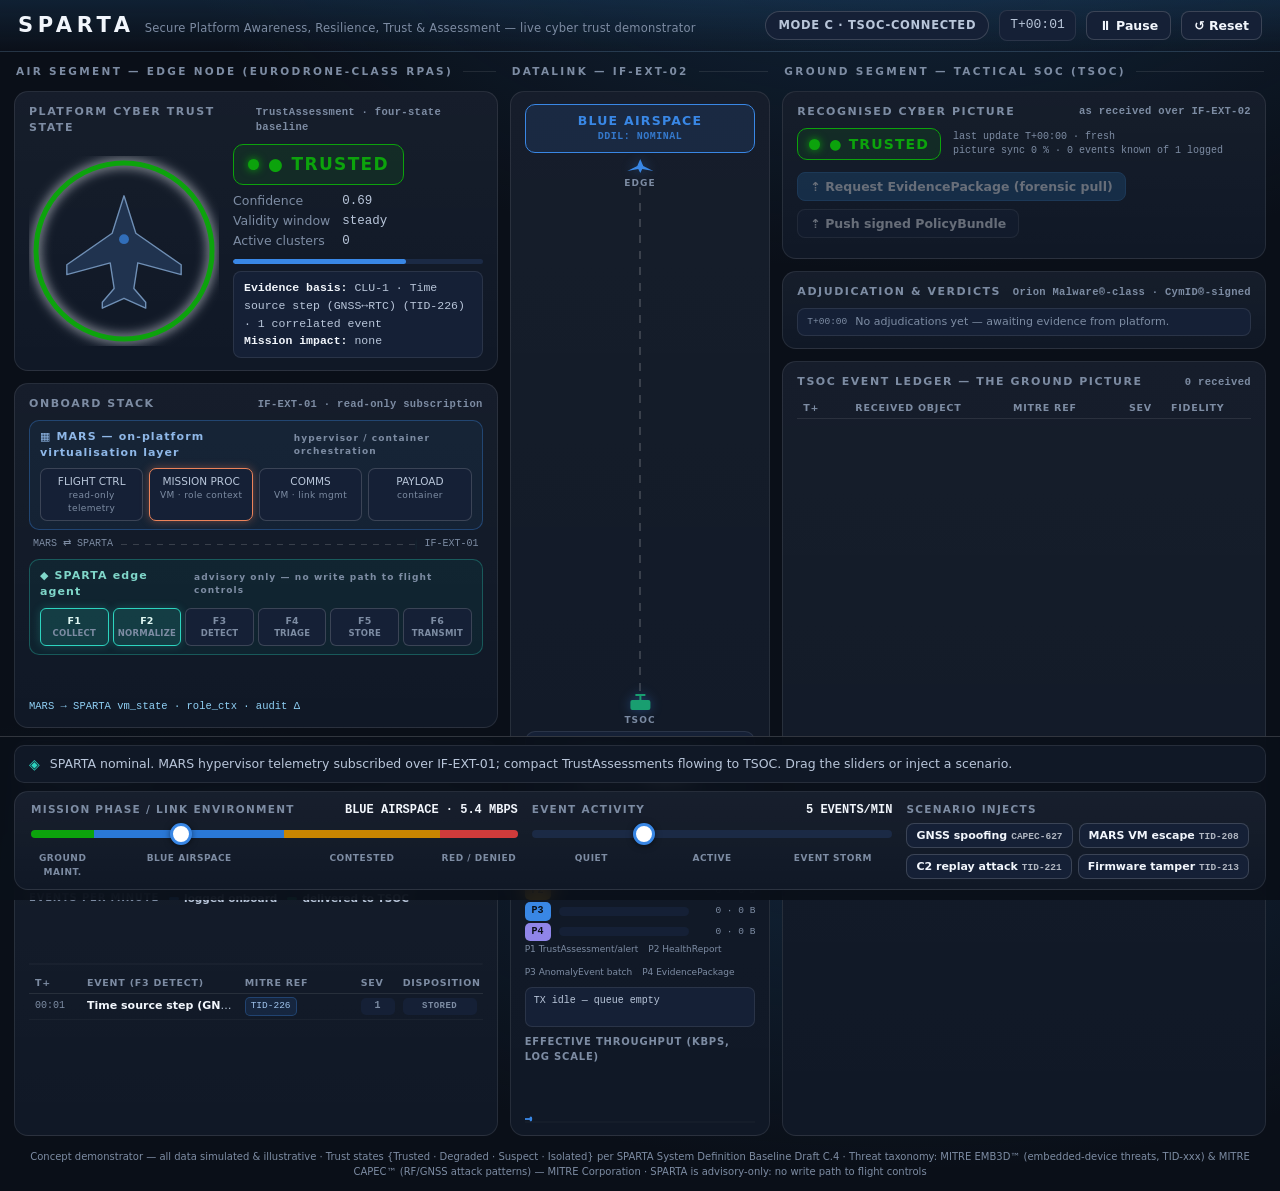
<file: demo/sparta_live_demo.html>
<!DOCTYPE html>
<html lang="en">
<head>
<meta charset="utf-8">
<meta name="viewport" content="width=device-width, initial-scale=1">
<title>SPARTA × MARS — Live Cyber Trust Demonstrator</title>
<style>
  :root{
    color-scheme: dark;
    /* surfaces & ink */
    --page:#0a0f18; --surface:#101826; --surface-2:#152036; --surface-3:#1b2a45;
    --ink:#f2f6fc; --ink-2:#b9c6da; --ink-3:#7d8ca3;
    --hairline:rgba(255,255,255,.09); --hairline-2:rgba(255,255,255,.16);
    --brand:#3987e5; --brand-deep:#1f4e79; --accent:#2dd4bf;
    /* status (fixed, icon+label always paired) */
    --st-trusted:#0ca30c; --st-degraded:#fab219; --st-suspect:#ec835a; --st-isolated:#d03b3b;
    --series-1:#3987e5; --series-2:#199e70;
    --p1:#e66767; --p2:#fab219; --p3:#3987e5; --p4:#9085e9;
    --mono:"SF Mono",ui-monospace,Menlo,Consolas,monospace;
  }
  *{box-sizing:border-box;margin:0;padding:0}
  html,body{height:100%}
  body{
    background:
      radial-gradient(1200px 600px at 70% -10%, rgba(31,78,121,.35), transparent 60%),
      radial-gradient(900px 500px at 10% 110%, rgba(15,118,110,.18), transparent 55%),
      var(--page);
    color:var(--ink);
    font:14px/1.45 system-ui,-apple-system,"Segoe UI",sans-serif;
    display:flex;flex-direction:column;min-height:100vh;
  }
  /* ---------- header ---------- */
  header{
    display:flex;align-items:center;gap:16px;padding:10px 18px;
    border-bottom:1px solid var(--hairline);
    background:linear-gradient(180deg, rgba(31,78,121,.28), rgba(16,24,38,.1));
    flex-wrap:wrap;
  }
  .logo{display:flex;align-items:baseline;gap:10px}
  .logo b{font-size:21px;letter-spacing:.22em;font-weight:800}
  .logo span{color:var(--ink-3);font-size:11.5px;letter-spacing:.02em}
  .hdr-right{margin-left:auto;display:flex;align-items:center;gap:10px;flex-wrap:wrap}
  .clock{font-family:var(--mono);font-size:13px;color:var(--ink-2);background:var(--surface-2);
    border:1px solid var(--hairline);border-radius:8px;padding:5px 10px}
  .mode-pill{font-size:11.5px;font-weight:700;letter-spacing:.06em;border-radius:999px;padding:5px 12px;
    border:1px solid var(--hairline-2);background:var(--surface-2);color:var(--ink-2)}
  button{
    font:600 12.5px system-ui,-apple-system,"Segoe UI",sans-serif;color:var(--ink);
    background:var(--surface-2);border:1px solid var(--hairline-2);border-radius:8px;
    padding:6px 12px;cursor:pointer;transition:background .15s,border-color .15s;
  }
  button:hover{background:var(--surface-3);border-color:rgba(255,255,255,.28)}
  button:disabled{opacity:.38;cursor:not-allowed}
  button.primary{background:var(--brand-deep);border-color:#2d6aa3}
  button.primary:hover{background:#27608f}

  /* ---------- layout ---------- */
  main{
    flex:1;display:grid;gap:12px;padding:12px 14px 4px;
    grid-template-columns:minmax(370px,1.15fr) minmax(230px,.62fr) minmax(370px,1.15fr);
    align-items:stretch;
  }
  @media (max-width:1180px){ main{grid-template-columns:1fr 1fr} .col-link{grid-column:1/-1;order:3} }
  @media (max-width:760px){ main{grid-template-columns:1fr} }
  .col{display:flex;flex-direction:column;gap:12px;min-width:0}
  .card{
    background:linear-gradient(180deg, rgba(255,255,255,.025), rgba(255,255,255,0)), var(--surface);
    border:1px solid var(--hairline);border-radius:14px;padding:12px 14px;
    display:flex;flex-direction:column;gap:8px;min-width:0;
  }
  .card h2{
    font-size:11px;font-weight:800;letter-spacing:.14em;color:var(--ink-3);text-transform:uppercase;
    display:flex;align-items:center;gap:8px;
  }
  .card h2 .tag{margin-left:auto;font-weight:600;letter-spacing:.03em;text-transform:none;
    color:var(--ink-3);font-size:10.5px;font-family:var(--mono)}
  .seg-title{
    font-size:10.5px;font-weight:800;letter-spacing:.22em;color:var(--ink-3);text-transform:uppercase;
    display:flex;align-items:center;gap:10px;padding:0 2px;
  }
  .seg-title::after{content:"";flex:1;height:1px;background:var(--hairline)}

  /* ---------- drone / trust ---------- */
  .drone-wrap{display:flex;gap:14px;align-items:center}
  .drone-viz{position:relative;width:190px;height:190px;flex:none}
  .trust-ring{position:absolute;inset:0}
  .trust-ring circle.base{fill:none;stroke:var(--hairline-2);stroke-width:1.5}
  .trust-ring circle.state{fill:none;stroke-width:5;stroke-linecap:round;transition:stroke .4s;
    filter:drop-shadow(0 0 6px currentColor)}
  .trust-ring.pulse circle.state{animation:ringpulse 1.6s ease-in-out infinite}
  @keyframes ringpulse{0%,100%{opacity:1}50%{opacity:.45}}
  .drone-svg{position:absolute;inset:26px}
  .trust-readout{flex:1;min-width:0;display:flex;flex-direction:column;gap:7px}
  .state-chip{
    display:inline-flex;align-items:center;gap:9px;align-self:flex-start;
    font-weight:800;font-size:17px;letter-spacing:.08em;
    border:1px solid;border-radius:10px;padding:7px 14px;transition:all .4s;
  }
  .state-chip .dot{width:11px;height:11px;border-radius:50%;background:currentColor;box-shadow:0 0 8px currentColor}
  .kv{display:grid;grid-template-columns:auto 1fr;gap:2px 12px;font-size:12.5px}
  .kv dt{color:var(--ink-3)}
  .kv dd{font-family:var(--mono);color:var(--ink-2)}
  .conf-bar{height:5px;border-radius:3px;background:var(--surface-3);overflow:hidden;margin-top:2px}
  .conf-bar i{display:block;height:100%;background:var(--brand);border-radius:3px;transition:width .5s}
  .reason{
    font-size:11.5px;color:var(--ink-2);background:var(--surface-2);border:1px solid var(--hairline);
    border-radius:8px;padding:7px 10px;font-family:var(--mono);line-height:1.55;min-height:52px;
  }
  .reason b{color:var(--ink)}

  /* ---------- MARS / pipeline ---------- */
  .mars-grid{display:grid;grid-template-columns:1fr;gap:6px}
  .mars-box{
    border:1px solid rgba(57,135,229,.35);background:rgba(31,78,121,.16);
    border-radius:10px;padding:8px 10px;
  }
  .mars-box header{all:unset;display:flex;align-items:center;gap:8px;font-size:11px;font-weight:800;
    letter-spacing:.1em;color:#8fb8e8}
  .vm-row{display:flex;gap:6px;margin-top:7px;flex-wrap:wrap}
  .vm{
    flex:1;min-width:70px;text-align:center;font-size:10.5px;color:var(--ink-2);
    border:1px solid var(--hairline-2);border-radius:7px;padding:5px 4px;background:var(--surface-2);
    transition:box-shadow .2s,border-color .2s;
  }
  .vm small{display:block;color:var(--ink-3);font-size:9px;letter-spacing:.04em}
  .vm.hot{border-color:var(--st-suspect);box-shadow:0 0 10px rgba(236,131,90,.4)}
  .ifext{
    display:flex;align-items:center;gap:8px;font-size:10px;color:var(--ink-3);
    font-family:var(--mono);padding:1px 4px;
  }
  .ifext .lane{flex:1;height:14px;position:relative;overflow:hidden}
  .ifext .lane::before{content:"";position:absolute;left:0;right:0;top:6.5px;height:1px;
    background:repeating-linear-gradient(90deg,var(--hairline-2) 0 6px,transparent 6px 12px)}
  .lane .pk{position:absolute;top:4px;width:7px;height:7px;border-radius:50%;background:var(--accent);
    box-shadow:0 0 6px var(--accent);animation:lanemove 1.1s linear forwards}
  .lane .pk.up{background:#9085e9;box-shadow:0 0 6px #9085e9;animation-name:lanemoveup}
  @keyframes lanemove{from{left:-8px}to{left:calc(100% + 4px)}}
  @keyframes lanemoveup{from{left:calc(100% + 4px)}to{left:-8px}}
  .sparta-box{border:1px solid rgba(45,212,191,.3);background:rgba(15,118,110,.12);border-radius:10px;padding:8px 10px}
  .sparta-box header{all:unset;display:flex;align-items:center;gap:8px;font-size:11px;font-weight:800;
    letter-spacing:.1em;color:#7fd6c9}
  .fchain{display:flex;gap:4px;margin-top:8px}
  .fstep{
    flex:1;text-align:center;font-size:9.5px;font-weight:700;color:var(--ink-3);
    border:1px solid var(--hairline-2);border-radius:6px;padding:5px 2px;background:var(--surface-2);
    letter-spacing:.02em;transition:all .18s;position:relative;
  }
  .fstep small{display:block;font-weight:600;font-size:8.5px;color:var(--ink-3)}
  .fstep.lit{color:#dff7f2;border-color:var(--accent);background:rgba(45,212,191,.14);box-shadow:0 0 8px rgba(45,212,191,.25)}
  .apifeed{
    font-family:var(--mono);font-size:10.5px;color:var(--ink-3);line-height:1.6;height:54px;overflow:hidden;
    display:flex;flex-direction:column-reverse;
  }
  .apifeed div{white-space:nowrap;overflow:hidden;text-overflow:ellipsis}
  .apifeed .dir-in{color:#8fd0f5}.apifeed .dir-out{color:#b9a8f5}

  /* ---------- stat tiles ---------- */
  .tiles{display:grid;grid-template-columns:repeat(3,1fr);gap:8px}
  .tile{background:var(--surface-2);border:1px solid var(--hairline);border-radius:10px;padding:8px 10px}
  .tile label{display:block;font-size:9.5px;font-weight:700;letter-spacing:.1em;color:var(--ink-3);text-transform:uppercase}
  .tile .v{font-size:19px;font-weight:800;font-family:var(--mono);margin-top:2px}
  .tile .s{font-size:10px;color:var(--ink-3)}

  /* ---------- ledgers ---------- */
  .ledger{flex:1;min-height:150px;display:flex;flex-direction:column;gap:0;overflow:hidden}
  .ledger-head,.evt{
    display:grid;grid-template-columns:44px 1fr 108px 34px 74px;gap:8px;align-items:center;
    padding:3px 6px;font-size:11px;
  }
  .ledger-head{color:var(--ink-3);font-size:9.5px;font-weight:700;letter-spacing:.08em;text-transform:uppercase;
    border-bottom:1px solid var(--hairline)}
  .ledger-scroll{flex:1;overflow-y:auto;overscroll-behavior:contain;min-height:120px;max-height:255px}
  .ledger-scroll::-webkit-scrollbar{width:8px}
  .ledger-scroll::-webkit-scrollbar-thumb{background:var(--surface-3);border-radius:4px}
  .evt{border-bottom:1px solid rgba(255,255,255,.04);animation:rowin .3s ease}
  @keyframes rowin{from{background:rgba(57,135,229,.25)}to{background:transparent}}
  .evt .t{font-family:var(--mono);color:var(--ink-3);font-size:10px}
  .evt .n{overflow:hidden;text-overflow:ellipsis;white-space:nowrap;color:var(--ink-2)}
  .evt .n b{color:var(--ink);font-weight:600}
  .mitre{
    font-family:var(--mono);font-size:9.5px;color:#9fc3ec;background:rgba(57,135,229,.12);
    border:1px solid rgba(57,135,229,.3);border-radius:5px;padding:1.5px 5px;
    white-space:nowrap;overflow:hidden;text-overflow:ellipsis;justify-self:start;max-width:108px;
  }
  .mitre.capec{color:#c7bdf5;background:rgba(144,133,233,.12);border-color:rgba(144,133,233,.35)}
  .sev{font-family:var(--mono);font-size:10px;font-weight:700;text-align:center;border-radius:5px;padding:1.5px 0}
  .sev.s1,.sev.s2{color:var(--ink-3);background:var(--surface-2)}
  .sev.s3{color:#ffd77a;background:rgba(250,178,25,.12)}
  .sev.s4{color:#ffb08c;background:rgba(236,131,90,.14)}
  .sev.s5{color:#ff9c9c;background:rgba(208,59,59,.18)}
  .flag{font-size:9px;font-weight:700;letter-spacing:.05em;border-radius:5px;padding:2px 5px;text-align:center;
    font-family:var(--mono)}
  .flag.stored{color:var(--ink-3);background:var(--surface-2)}
  .flag.queued{color:#ffd77a;background:rgba(250,178,25,.12)}
  .flag.sent{color:#7fd6c9;background:rgba(45,212,191,.12)}
  .flag.coalesced{color:var(--ink-3);background:var(--surface-2);text-decoration:line-through}
  .flag.compact{color:#9fc3ec;background:rgba(57,135,229,.14)}
  .flag.full{color:#c7bdf5;background:rgba(144,133,233,.16)}
  .flag.benign{color:#7fe08f;background:rgba(12,163,12,.14)}
  .flag.threat{color:#ff9c9c;background:rgba(208,59,59,.18)}
  .clu{font-size:9px;font-family:var(--mono);color:var(--ink-3)}

  /* ---------- link column ---------- */
  .linkband{
    text-align:center;border-radius:10px;padding:7px 8px;font-weight:800;letter-spacing:.1em;font-size:12.5px;
    border:1px solid;transition:all .4s;
  }
  .linkband small{display:block;font-weight:600;font-size:10px;letter-spacing:.05em;opacity:.85;font-family:var(--mono)}
  .channel{position:relative;flex:1;min-height:230px;display:flex;justify-content:center}
  .chan-line{position:absolute;top:26px;bottom:26px;left:50%;width:2px;transform:translateX(-50%);
    background:repeating-linear-gradient(180deg,var(--hairline-2) 0 8px,transparent 8px 16px)}
  .chan-line.dead{background:repeating-linear-gradient(180deg,rgba(208,59,59,.5) 0 5px,transparent 5px 14px)}
  .chan-node{position:absolute;left:50%;transform:translateX(-50%);display:flex;flex-direction:column;align-items:center;gap:2px;
    font-size:9px;font-weight:800;letter-spacing:.12em;color:var(--ink-3)}
  .chan-node svg{filter:drop-shadow(0 0 6px rgba(57,135,229,.4))}
  .chan-node.top{top:-4px}.chan-node.bot{bottom:-4px}
  .pkt{position:absolute;left:50%;width:9px;height:9px;border-radius:50%;transform:translateX(-50%);
    box-shadow:0 0 8px currentColor;background:currentColor;animation:pktdown var(--dur,1.4s) linear forwards}
  .pkt.up{animation-name:pktup}
  @keyframes pktdown{from{top:34px;opacity:1}92%{opacity:1}to{top:calc(100% - 40px);opacity:0}}
  @keyframes pktup{from{top:calc(100% - 40px);opacity:1}92%{opacity:1}to{top:34px;opacity:0}}
  .nolink{
    position:absolute;top:50%;left:50%;transform:translate(-50%,-50%);
    font-size:10px;font-weight:800;letter-spacing:.14em;color:#ff9c9c;background:rgba(208,59,59,.14);
    border:1px solid rgba(208,59,59,.45);border-radius:8px;padding:5px 10px;white-space:nowrap;display:none;
  }
  .rate-tile{text-align:center;background:var(--surface-2);border:1px solid var(--hairline);border-radius:10px;padding:8px}
  .rate-tile .v{font-size:23px;font-weight:800;font-family:var(--mono)}
  .rate-tile label{font-size:9.5px;font-weight:700;letter-spacing:.1em;color:var(--ink-3);text-transform:uppercase}
  .rate-tile .s{font-size:10px;color:var(--ink-3);font-family:var(--mono)}
  .qrow{display:grid;grid-template-columns:26px 1fr 58px;gap:8px;align-items:center;font-size:11px;margin:2px 0}
  .qtag{font-family:var(--mono);font-size:10px;font-weight:800;text-align:center;border-radius:5px;padding:2px 0;color:#0a0f18}
  .qbar{height:9px;border-radius:5px;background:var(--surface-2);overflow:hidden;position:relative}
  .qbar i{position:absolute;inset:0 auto 0 0;border-radius:5px;transition:width .3s}
  .qmeta{font-family:var(--mono);font-size:9.5px;color:var(--ink-3);text-align:right;white-space:nowrap}
  .tx-now{font-family:var(--mono);font-size:10px;color:var(--ink-2);background:var(--surface-2);
    border:1px solid var(--hairline);border-radius:7px;padding:5px 8px;min-height:40px;line-height:1.5}
  .tx-now b{color:#7fd6c9}
  .progress{height:4px;border-radius:2px;background:var(--surface-3);overflow:hidden;margin-top:4px}
  .progress i{display:block;height:100%;background:var(--accent);transition:width .2s}

  /* ---------- TSOC ---------- */
  .tsoc-known{display:flex;gap:12px;align-items:center}
  .stale{font-size:10px;font-family:var(--mono);color:var(--ink-3)}
  .stale.bad{color:#ffb08c}
  .known-chip{font-size:14px;padding:5px 11px}
  .stale-overlay{position:relative}
  .stale-overlay.frozen::after{
    content:"LINK LOST — LAST KNOWN PICTURE";position:absolute;inset:0;display:flex;align-items:center;justify-content:center;
    font-size:10px;font-weight:800;letter-spacing:.14em;color:#ffb08c;background:rgba(10,15,24,.55);
    border-radius:8px;backdrop-filter:grayscale(.6);pointer-events:none;
  }
  .analysis{display:flex;align-items:center;gap:8px;font-size:11px;background:var(--surface-2);
    border:1px solid var(--hairline);border-radius:8px;padding:5px 9px;margin-top:4px}
  .analysis .spin{width:10px;height:10px;border:2px solid var(--brand);border-top-color:transparent;border-radius:50%;
    animation:spin 1s linear infinite;flex:none}
  @keyframes spin{to{transform:rotate(360deg)}}
  .verdict-feed{display:flex;flex-direction:column-reverse;gap:4px;max-height:110px;overflow-y:auto;font-size:11px}
  .verdict{display:flex;gap:8px;align-items:center;background:var(--surface-2);border:1px solid var(--hairline);
    border-radius:8px;padding:5px 9px;animation:rowin .4s ease}
  .verdict .t{font-family:var(--mono);font-size:9.5px;color:var(--ink-3)}

  /* ---------- charts ---------- */
  .chart-wrap{position:relative}
  .chart-title{display:flex;align-items:center;gap:10px;font-size:10px;font-weight:700;letter-spacing:.08em;
    color:var(--ink-3);text-transform:uppercase;margin-bottom:3px}
  .lg{display:inline-flex;align-items:center;gap:5px;font-weight:600;letter-spacing:0;text-transform:none;font-size:10.5px;color:var(--ink-2)}
  .lg i{width:10px;height:3px;border-radius:2px;display:inline-block}
  svg.chart{width:100%;height:56px;display:block}
  svg.chart .gl{stroke:rgba(255,255,255,.06)}

  /* ---------- control deck (fixed bottom bar) ---------- */
  .bottombar{
    position:fixed;left:0;right:0;bottom:0;z-index:40;
    background:rgba(10,15,24,.88);backdrop-filter:blur(10px);
    border-top:1px solid var(--hairline-2);
    padding:8px 0 4px;
  }
  main{padding-bottom:8px}
  body{padding-bottom:196px}
  .deck{
    display:grid;grid-template-columns:1.35fr 1fr auto;gap:14px;align-items:stretch;
    margin:0 14px 6px;padding:10px 16px;border-radius:14px;
    background:linear-gradient(180deg, rgba(255,255,255,.03), rgba(255,255,255,0)), var(--surface);
    border:1px solid var(--hairline);
  }
  @media (max-width:1050px){.deck{grid-template-columns:1fr 1fr}.deck .injects{grid-column:1/-1}}
  @media (max-width:700px){.deck{grid-template-columns:1fr}}
  .ctl label.big{font-size:10.5px;font-weight:800;letter-spacing:.12em;color:var(--ink-3);text-transform:uppercase;
    display:flex;justify-content:space-between;align-items:baseline}
  .ctl label.big output{font-family:var(--mono);font-size:12px;color:var(--ink);letter-spacing:0;font-weight:700}
  input[type=range]{width:100%;appearance:none;height:26px;background:transparent;cursor:pointer;margin:2px 0 0}
  input[type=range]::-webkit-slider-runnable-track{height:8px;border-radius:5px;background:var(--track,var(--surface-3))}
  input[type=range]::-webkit-slider-thumb{
    appearance:none;width:22px;height:22px;border-radius:50%;margin-top:-7px;
    background:#fff;border:3px solid var(--brand);box-shadow:0 1px 6px rgba(0,0,0,.5);
  }
  input[type=range]::-moz-range-track{height:8px;border-radius:5px;background:var(--track,var(--surface-3))}
  input[type=range]::-moz-range-thumb{width:16px;height:16px;border-radius:50%;background:#fff;border:3px solid var(--brand)}
  #linkSlider{--track:linear-gradient(90deg,#0ca30c 0 13%,#2a78d6 13% 52%,#c98500 52% 84%,#d03b3b 84% 100%)}
  .zone-labels{display:flex;font-size:9px;font-weight:700;letter-spacing:.06em;color:var(--ink-3);text-transform:uppercase}
  .zone-labels span{text-align:center}
  .zone-labels .z1{width:13%}.zone-labels .z2{width:39%}.zone-labels .z3{width:32%}.zone-labels .z4{width:16%}
  .injects{display:flex;flex-direction:column;gap:6px}
  .injects .row{display:flex;gap:6px;flex-wrap:wrap}
  .injects button{font-size:11px;padding:5px 9px}
  .injects button b{font-family:var(--mono);font-weight:700;font-size:9.5px;opacity:.7;margin-left:4px}
  .narrative{
    margin:0 14px 8px;padding:7px 14px;border-radius:10px;border:1px solid var(--hairline);
    background:var(--surface);font-size:12.5px;color:var(--ink-2);display:flex;gap:10px;align-items:center;min-height:38px;
  }
  .narrative::before{content:"◈";color:var(--accent);font-size:14px}
  .narrative b{color:var(--ink)}
  footer.foot{padding:6px 16px 12px;font-size:10px;color:var(--ink-3);text-align:center}
  footer.foot a{color:var(--ink-3)}
</style>
</head>
<body>

<header>
  <div class="logo">
    <b>SPARTA</b>
    <span>Secure Platform Awareness, Resilience, Trust &amp; Assessment — live cyber trust demonstrator</span>
  </div>
  <div class="hdr-right">
    <span class="mode-pill" id="modePill">MODE C · TSOC-CONNECTED</span>
    <span class="clock" id="clock">T+00:00</span>
    <button id="pauseBtn">⏸ Pause</button>
    <button id="resetBtn">↺ Reset</button>
  </div>
</header>

<main>
  <!-- ═══════════ AIR SEGMENT ═══════════ -->
  <div class="col">
    <div class="seg-title">Air segment — Edge node (Eurodrone-class RPAS)</div>

    <div class="card">
      <h2>Platform cyber trust state <span class="tag">TrustAssessment · four-state baseline</span></h2>
      <div class="drone-wrap">
        <div class="drone-viz">
          <svg class="trust-ring" id="trustRing" viewBox="0 0 190 190">
            <circle class="base" cx="95" cy="95" r="88"/>
            <circle class="state" id="ringState" cx="95" cy="95" r="88" stroke-dasharray="553" transform="rotate(-90 95 95)"/>
          </svg>
          <svg class="drone-svg" viewBox="0 0 140 140">
            <g id="droneBody" fill="#20334f" stroke="#6f8fb5" stroke-width="1.4" stroke-linejoin="round">
              <path d="M70 14 L82 52 L128 84 L128 94 L84 82 L80 108 L92 122 L92 128 L70 118 L48 128 L48 122 L60 108 L56 82 L12 94 L12 84 L58 52 Z"/>
            </g>
            <circle cx="70" cy="58" r="5" fill="#3987e5"><animate attributeName="opacity" values="1;.35;1" dur="2s" repeatCount="indefinite"/></circle>
          </svg>
        </div>
        <div class="trust-readout">
          <span class="state-chip" id="stateChip"><span class="dot"></span><span id="stateName">TRUSTED</span></span>
          <dl class="kv">
            <dt>Confidence</dt><dd id="confVal">0.99</dd>
            <dt>Validity window</dt><dd id="validVal">—</dd>
            <dt>Active clusters</dt><dd id="cluVal">0</dd>
          </dl>
          <div class="conf-bar"><i id="confBar" style="width:99%"></i></div>
          <div class="reason" id="reasonChain">Evidence basis: nominal telemetry across host · network · RF · MARS collectors. No active anomaly clusters.</div>
        </div>
      </div>
    </div>

    <div class="card">
      <h2>Onboard stack <span class="tag">IF-EXT-01 · read-only subscription</span></h2>
      <div class="mars-grid">
        <div class="mars-box">
          <header>▦ MARS — on-platform virtualisation layer <span style="margin-left:auto;font-weight:600;font-size:9px;color:var(--ink-3)">hypervisor / container orchestration</span></header>
          <div class="vm-row">
            <div class="vm" id="vm-fcs">FLIGHT CTRL<small>read-only telemetry</small></div>
            <div class="vm" id="vm-mp">MISSION PROC<small>VM · role context</small></div>
            <div class="vm" id="vm-comms">COMMS<small>VM · link mgmt</small></div>
            <div class="vm" id="vm-pay">PAYLOAD<small>container</small></div>
          </div>
        </div>
        <div class="ifext">
          <span>MARS ⇄ SPARTA</span>
          <div class="lane" id="ifextLane"></div>
          <span>IF-EXT-01</span>
        </div>
        <div class="sparta-box">
          <header>◆ SPARTA edge agent <span style="margin-left:auto;font-weight:600;font-size:9px;color:var(--ink-3)">advisory only — no write path to flight controls</span></header>
          <div class="fchain">
            <div class="fstep" id="f1">F1<small>COLLECT</small></div>
            <div class="fstep" id="f2">F2<small>NORMALIZE</small></div>
            <div class="fstep" id="f3">F3<small>DETECT</small></div>
            <div class="fstep" id="f4">F4<small>TRIAGE</small></div>
            <div class="fstep" id="f5">F5<small>STORE</small></div>
            <div class="fstep" id="f6">F6<small>TRANSMIT</small></div>
          </div>
        </div>
        <div class="apifeed" id="apiFeed"></div>
      </div>
    </div>

    <div class="card" style="flex:1">
      <h2>Onboard evidence store — events logged &amp; correlated <span class="tag" id="onbCount">0 events · 0 MB</span></h2>
      <div class="tiles">
        <div class="tile"><label>Event rate</label><div class="v" id="tileRate">0<span style="font-size:11px;color:var(--ink-3)">/min</span></div><div class="s">seen by F1 collectors</div></div>
        <div class="tile"><label>Coalesced by F4</label><div class="v" id="tileCoal">0</div><div class="s">context-filter, low-value</div></div>
        <div class="tile"><label>Staged for TSOC</label><div class="v" id="tileStaged">0</div><div class="s">store-and-forward queue</div></div>
      </div>
      <div class="chart-wrap">
        <div class="chart-title">Events per minute
          <span class="lg"><i style="background:var(--series-1)"></i>logged onboard</span>
          <span class="lg"><i style="background:var(--series-2)"></i>delivered to TSOC</span>
        </div>
        <svg class="chart" id="evtChart" viewBox="0 0 400 56" preserveAspectRatio="none"></svg>
      </div>
      <div class="ledger">
        <div class="ledger-head"><span>T+</span><span>Event (F3 detect)</span><span>MITRE ref</span><span>Sev</span><span>Disposition</span></div>
        <div class="ledger-scroll" id="onboardLedger"></div>
      </div>
    </div>
  </div>

  <!-- ═══════════ LINK ═══════════ -->
  <div class="col col-link">
    <div class="seg-title">Datalink — IF-EXT-02</div>

    <div class="card" style="flex:1">
      <div class="linkband" id="linkBand">BLUE AIRSPACE<small>DDIL: NOMINAL</small></div>
      <div class="channel" id="channel">
        <div class="chan-line" id="chanLine"></div>
        <div class="chan-node top">
          <svg width="30" height="18" viewBox="0 0 30 18"><path d="M15 2 L18 9 L28 14 L17 12 L15 16 L13 12 L2 14 L12 9 Z" fill="#3987e5"/></svg>
          EDGE
        </div>
        <div class="chan-node bot">
          <svg width="26" height="20" viewBox="0 0 26 20"><rect x="3" y="8" width="20" height="10" rx="2" fill="#199e70"/><path d="M13 8 V3 M8 3 H18" stroke="#199e70" stroke-width="2" fill="none"/></svg>
          TSOC
        </div>
        <div class="nolink" id="noLink">⚠ LINK DENIED</div>
      </div>
      <div class="rate-tile">
        <label>Available datarate</label>
        <div class="v" id="rateVal">2.0 Mbps</div>
        <div class="s" id="rateSub">effective throughput 0 kbps</div>
      </div>
      <div>
        <div class="chart-title" style="margin-top:4px">Priority queue (F4 → F6, DDIL order)</div>
        <div class="qrow"><span class="qtag" style="background:var(--p1)">P1</span><div class="qbar"><i id="qb1" style="background:var(--p1)"></i></div><span class="qmeta" id="qm1">0 · 0 B</span></div>
        <div class="qrow"><span class="qtag" style="background:var(--p2)">P2</span><div class="qbar"><i id="qb2" style="background:var(--p2)"></i></div><span class="qmeta" id="qm2">0 · 0 B</span></div>
        <div class="qrow"><span class="qtag" style="background:var(--p3)">P3</span><div class="qbar"><i id="qb3" style="background:var(--p3)"></i></div><span class="qmeta" id="qm3">0 · 0 B</span></div>
        <div class="qrow"><span class="qtag" style="background:var(--p4)">P4</span><div class="qbar"><i id="qb4" style="background:var(--p4)"></i></div><span class="qmeta" id="qm4">0 · 0 B</span></div>
        <div style="display:flex;gap:10px;font-size:9px;color:var(--ink-3);margin-top:2px;flex-wrap:wrap">
          <span>P1 TrustAssessment/alert</span><span>P2 HealthReport</span><span>P3 AnomalyEvent batch</span><span>P4 EvidencePackage</span>
        </div>
      </div>
      <div class="tx-now" id="txNow">TX idle</div>
      <div class="chart-wrap">
        <div class="chart-title">Effective throughput (kbps, log scale)</div>
        <svg class="chart" id="thrChart" viewBox="0 0 400 56" preserveAspectRatio="none"></svg>
      </div>
    </div>
  </div>

  <!-- ═══════════ GROUND SEGMENT ═══════════ -->
  <div class="col">
    <div class="seg-title">Ground segment — Tactical SOC (TSOC)</div>

    <div class="card">
      <h2>Recognised cyber picture <span class="tag">as received over IF-EXT-02</span></h2>
      <div class="stale-overlay" id="tsocOverlay">
        <div class="tsoc-known">
          <span class="state-chip known-chip" id="tsocChip"><span class="dot"></span><span id="tsocStateName">TRUSTED</span></span>
          <div>
            <div class="stale" id="staleVal">last update T+00:00 · fresh</div>
            <div class="stale" id="tsocSync">picture sync 100 % · 0 events known of 0 logged</div>
          </div>
        </div>
      </div>
      <div style="display:flex;gap:8px;margin-top:4px;flex-wrap:wrap">
        <button class="primary" id="pullBtn">⇡ Request EvidencePackage (forensic pull)</button>
        <button id="policyBtn" disabled>⇡ Push signed PolicyBundle</button>
      </div>
      <div id="analyses"></div>
    </div>

    <div class="card">
      <h2>Adjudication &amp; verdicts <span class="tag">Orion Malware®-class · CymID®-signed</span></h2>
      <div class="verdict-feed" id="verdictFeed">
        <div class="verdict"><span class="t">T+00:00</span><span style="color:var(--ink-3)">No adjudications yet — awaiting evidence from platform.</span></div>
      </div>
    </div>

    <div class="card" style="flex:1">
      <h2>TSOC event ledger — the ground picture <span class="tag" id="tsocCount">0 received</span></h2>
      <div class="ledger">
        <div class="ledger-head"><span>T+</span><span>Received object</span><span>MITRE ref</span><span>Sev</span><span>Fidelity</span></div>
        <div class="ledger-scroll" id="tsocLedger"></div>
      </div>
    </div>
  </div>
</main>

<div class="bottombar">
<div class="narrative" id="narrative"><span>SPARTA nominal. MARS hypervisor telemetry subscribed over IF-EXT-01; compact TrustAssessments flowing to TSOC. Drag the sliders or inject a scenario.</span></div>

<div class="deck">
  <div class="ctl">
    <label class="big">Mission phase / link environment <output id="linkOut">Blue airspace · 2.0 Mbps</output></label>
    <input type="range" id="linkSlider" min="0" max="100" value="30" step="1" aria-label="Link environment">
    <div class="zone-labels"><span class="z1">Ground maint.</span><span class="z2">Blue airspace</span><span class="z3">Contested</span><span class="z4">Red / denied</span></div>
  </div>
  <div class="ctl">
    <label class="big">Event activity <output id="freqOut">6 events/min</output></label>
    <input type="range" id="freqSlider" min="0" max="100" value="30" step="1" aria-label="Event frequency">
    <div class="zone-labels"><span style="width:33%">Quiet</span><span style="width:34%">Active</span><span style="width:33%">Event storm</span></div>
  </div>
  <div class="ctl injects">
    <label class="big">Scenario injects</label>
    <div class="row">
      <button id="inj-gnss">GNSS spoofing<b>CAPEC-627</b></button>
      <button id="inj-vm">MARS VM escape<b>TID-208</b></button>
    </div>
    <div class="row">
      <button id="inj-c2">C2 replay attack<b>TID-221</b></button>
      <button id="inj-fw">Firmware tamper<b>TID-213</b></button>
    </div>
  </div>
</div>
</div>

<footer class="foot">
  Concept demonstrator — all data simulated &amp; illustrative · Trust states {Trusted · Degraded · Suspect · Isolated} per SPARTA System Definition Baseline Draft C.4 ·
  Threat taxonomy: MITRE EMB3D™ (embedded-device threats, TID-xxx) &amp; MITRE CAPEC™ (RF/GNSS attack patterns) — MITRE Corporation ·
  SPARTA is advisory-only: no write path to flight controls
</footer>

<script>
'use strict';
/* ═══════════════════════ CATALOG — MITRE-mapped drone threat events ═══════════════════════ */
const CATALOG = [
  // background noise (mostly benign after adjudication)
  {k:'cfg',  n:'Config drift on comms VM',            m:'TID-224', mc:0, src:'MARS',  sev:2, w:16, benign:.92},
  {k:'time', n:'Time source step (GNSS↔RTC)',         m:'TID-226', mc:0, src:'Host',  sev:1, w:14, benign:.95},
  {k:'scan', n:'Unauthorized connection attempt',      m:'TID-406', mc:0, src:'Net',   sev:3, w:10, benign:.7},
  {k:'dos',  n:'Network stack resource exhaustion',    m:'TID-405', mc:0, src:'Net',   sev:3, w:8,  benign:.7},
  {k:'log',  n:'Audit log manipulation attempt',       m:'TID-225', mc:0, src:'Audit', sev:4, w:5,  benign:.55},
  {k:'kmod', n:'Unsigned kernel module load',          m:'TID-203', mc:0, src:'Host',  sev:4, w:5,  benign:.6},
  {k:'priv', n:'OS privilege escalation attempt',      m:'TID-219', mc:0, src:'Host',  sev:4, w:5,  benign:.5},
  {k:'enc',  n:'Cleartext downgrade on datalink',      m:'TID-408', mc:0, src:'RF',    sev:3, w:6,  benign:.65},
  {k:'jam',  n:'RF interference / jamming signature',  m:'CAPEC-601', mc:1, src:'RF',  sev:3, w:7,  benign:.55},
  {k:'bus',  n:'1553 bus unauthorized message',        m:'TID-406', mc:0, src:'Bus',   sev:4, w:4,  benign:.55},
  {k:'cred', n:'Default-credential login attempt',     m:'TID-311', mc:0, src:'Host',  sev:3, w:6,  benign:.6},
];
const INJECTS = {
  gnss:{name:'GNSS spoofing campaign', seq:[
    {n:'GNSS C/N₀ anomaly — implausible power',  m:'CAPEC-627', mc:1, src:'RF',  sev:3, d:0},
    {n:'GNSS position/INS divergence',           m:'CAPEC-627', mc:1, src:'RF',  sev:4, d:2.5},
    {n:'Counterfeit GPS constellation geometry',  m:'CAPEC-627', mc:1, src:'RF',  sev:5, d:5},
    {n:'Mission-context implausibility (MARS)',   m:'CAPEC-627', mc:1, src:'MARS',sev:4, d:7.5},
  ], benign:.25},
  vm:{name:'MARS VM escape attempt', seq:[
    {n:'Hypervisor syscall anomaly (payload VM)', m:'TID-208', mc:0, src:'MARS', sev:3, d:0},
    {n:'Guest→host memory access violation',      m:'TID-208', mc:0, src:'MARS', sev:5, d:2},
    {n:'Container escape indicator',              m:'TID-207', mc:0, src:'MARS', sev:4, d:4},
    {n:'Cross-VM manipulation attempt',           m:'TID-209', mc:0, src:'MARS', sev:5, d:6.5},
  ], benign:.1},
  c2:{name:'C2 replay attack', seq:[
    {n:'Stale nonce in C2 uplink frame',          m:'TID-407', mc:0, src:'Net', sev:3, d:0},
    {n:'Replayed command sequence detected',      m:'TID-221', mc:0, src:'Net', sev:4, d:2},
    {n:'Auth bypass attempt via message replay',  m:'TID-221', mc:0, src:'Net', sev:5, d:4.5},
  ], benign:.2},
  fw:{name:'Firmware tamper attempt', seq:[
    {n:'Unauthenticated FW install attempt',      m:'TID-211', mc:0, src:'Host', sev:4, d:0},
    {n:'FW update integrity check failure',       m:'TID-213', mc:0, src:'Host', sev:5, d:2.5},
    {n:'FW rollback to vulnerable version',       m:'TID-216', mc:0, src:'Host', sev:4, d:5},
  ], benign:.12},
};
const SIZES = {alert:400, trust:520, health:1800, batchBase:2048, batchPer:1400, evidence:3.2e6, uplink:600};
const STATES = ['TRUSTED','DEGRADED','SUSPECT','ISOLATED'];
const ST_COLOR = {TRUSTED:'var(--st-trusted)',DEGRADED:'var(--st-degraded)',SUSPECT:'var(--st-suspect)',ISOLATED:'var(--st-isolated)'};
const ST_HEX = {TRUSTED:'#0ca30c',DEGRADED:'#fab219',SUSPECT:'#ec835a',ISOLATED:'#d03b3b'};
const ST_ICON = {TRUSTED:'●',DEGRADED:'◐',SUSPECT:'▲',ISOLATED:'⬛'};

/* ═══════════════════════ STATE ═══════════════════════ */
const DT = 0.25;                 // sim seconds per tick
let S;
function freshState(){ return {
  t:0, paused:false,
  events:[], nextEvtId:1, nextCluId:1,
  clusters:new Map(),            // id → cluster
  queue:[],                      // downlink msgs {prio,type,label,size,sent,clu,items}
  upQueue:[],                    // uplink msgs {type,label,size,sent,clu}
  pendingBatch:[],               // event ids awaiting P3 batch
  lastBatchT:0, lastHealthT:0,
  trust:{score:0,state:'TRUSTED',conf:.99,stateSince:0,validity:0,dispState:'TRUSTED'},
  tsoc:{lastUpdate:0,knownState:'TRUSTED',knownConf:.99,received:0,analyses:[],pulls:new Set()},
  stats:{evtTimes:[],delTimes:[],thr:[],evtRing:[],delRing:[]},
  coalesced:0, storeBytes:0, injectTimers:[],
  linkUp:true, dropUntil:0, lastDropRoll:0, flushMode:false,
}; }

/* ═══════════════════════ LINK MODEL ═══════════════════════ */
function linkProfile(v){ // v 0..100
  if(v<=13) return {zone:'GROUND MAINTENANCE',ddil:'CONNECTED — FULL RATE',bps:300e6,avail:1,cls:'maint'};
  if(v<=52){ const f=(v-13)/39; const bps=Math.exp(Math.log(20e6)+f*(Math.log(1e6)-Math.log(20e6)));
    return {zone:'BLUE AIRSPACE',ddil:'NOMINAL',bps,avail:.99,cls:'blue'}; }
  if(v<=84){ const f=(v-52)/32; const bps=Math.exp(Math.log(400e3)+f*(Math.log(3e3)-Math.log(400e3)));
    return {zone:'CONTESTED',ddil:f<.5?'DEGRADED':'LIMITED',bps,avail:.92-.5*f,cls:'contest'}; }
  return {zone:'RED AIRSPACE',ddil:'DISCONNECTED',bps:0,avail:0,cls:'red'};
}
function fmtRate(bps){
  if(bps<=0) return '0';
  if(bps>=1e9) return (bps/1e9).toFixed(1)+' Gbps';
  if(bps>=1e6) return (bps/1e6).toFixed(1)+' Mbps';
  return Math.round(bps/1e3)+' kbps';
}
function fmtBytes(b){
  if(b>=1e6) return (b/1e6).toFixed(1)+' MB';
  if(b>=1e3) return (b/1e3).toFixed(1)+' kB';
  return Math.round(b)+' B';
}
function fmtT(t){ const m=Math.floor(t/60),s=Math.floor(t%60); return String(m).padStart(2,'0')+':'+String(s).padStart(2,'0'); }
function eventRate(v){ return Math.round(Math.exp(Math.log(1)+ (v/100)*(Math.log(180)-Math.log(1))) ); } // 1..180 /min

/* ═══════════════════════ DOM refs ═══════════════════════ */
const $=id=>document.getElementById(id);
const el={clock:$('clock'),modePill:$('modePill'),stateChip:$('stateChip'),stateName:$('stateName'),
  confVal:$('confVal'),confBar:$('confBar'),validVal:$('validVal'),cluVal:$('cluVal'),reason:$('reasonChain'),
  ringState:$('ringState'),trustRing:$('trustRing'),apiFeed:$('apiFeed'),ifextLane:$('ifextLane'),
  onboardLedger:$('onboardLedger'),tsocLedger:$('tsocLedger'),onbCount:$('onbCount'),tsocCount:$('tsocCount'),
  tileRate:$('tileRate'),tileCoal:$('tileCoal'),tileStaged:$('tileStaged'),
  linkBand:$('linkBand'),channel:$('channel'),chanLine:$('chanLine'),noLink:$('noLink'),
  rateVal:$('rateVal'),rateSub:$('rateSub'),txNow:$('txNow'),
  tsocChip:$('tsocChip'),tsocStateName:$('tsocStateName'),staleVal:$('staleVal'),tsocSync:$('tsocSync'),
  tsocOverlay:$('tsocOverlay'),analyses:$('analyses'),verdictFeed:$('verdictFeed'),
  narrative:$('narrative'),linkOut:$('linkOut'),freqOut:$('freqOut'),
  evtChart:$('evtChart'),thrChart:$('thrChart'),pullBtn:$('pullBtn'),policyBtn:$('policyBtn')};
const linkSlider=$('linkSlider'), freqSlider=$('freqSlider');

/* ═══════════════════════ NARRATIVE ═══════════════════════ */
let narrLock=0;
function narrate(html,hold=6){ el.narrative.innerHTML='<span>'+html+'</span>'; narrLock=S.t+hold; }
function narrateSoft(html){ if(S.t>=narrLock) el.narrative.innerHTML='<span>'+html+'</span>'; }

/* ═══════════════════════ API feed (IF-EXT-01 ticker) ═══════════════════════ */
function apiLine(dir,txt){
  const d=document.createElement('div'); d.className=dir==='in'?'dir-in':'dir-out';
  d.textContent=(dir==='in'?'MARS → SPARTA  ':'SPARTA → MARS  ')+txt;
  el.apiFeed.prepend(d);
  while(el.apiFeed.children.length>4) el.apiFeed.lastChild.remove();
  lanePacket(dir);
}
function lanePacket(dir){
  const p=document.createElement('i'); p.className='pk'+(dir==='out'?' up':'');
  el.ifextLane.appendChild(p); setTimeout(()=>p.remove(),1200);
}

/* ═══════════════════════ EVENT GENERATION ═══════════════════════ */
function pickCatalog(){
  const tot=CATALOG.reduce((a,c)=>a+c.w,0); let r=Math.random()*tot;
  for(const c of CATALOG){ r-=c.w; if(r<=0) return c; }
  return CATALOG[0];
}
function getCluster(key,name,mitre,mc,benignP,injected){
  for(const c of S.clusters.values())
    if(c.key===key && !c.adjudicated && S.t-c.lastT<45) return c;
  const c={id:S.nextCluId++,key,name,mitre,mc,count:0,score:0,lastT:S.t,firstT:S.t,
    benignP,injected:!!injected,adjudicated:null,alertsDelivered:0,evidenceQueued:false,
    evidenceDelivered:false,analysis:null,policyPushed:false};
  S.clusters.set(c.id,c); return c;
}
function spawnEvent(def,injected,cluKey){
  const benignP = injected!==undefined ? injected : (def.benign??.5);
  const clu = getCluster(cluKey||def.k||def.n, def.n, def.m, def.mc, benignP, cluKey&&cluKey.startsWith('inj'));
  clu.count++; clu.lastT=S.t;
  clu.score+=def.sev*(clu.count>2?1.3:(def.sev>=4?.9:.45));
  const ev={id:S.nextEvtId++,t:S.t,n:def.n,m:def.m,mc:def.mc,src:def.src,sev:def.sev,clu:clu.id,disp:'stored'};
  S.events.push(ev); S.storeBytes+=6000;
  // pipeline animation + API feed
  flashChain();
  if(def.src==='MARS') apiLine('in', 'hv_event{'+def.n.slice(0,26)+'}');
  else if(Math.random()<.3) apiLine('in','vm_state · role_ctx · audit Δ');
  // F4 triage → queueing
  if(S.pendingBatch.length>14 && ev.sev<3){ ev.disp='coalesced'; S.coalesced++; }
  else S.pendingBatch.push(ev.id);
  if(ev.sev>=4){ enqueue(1,'alert','Alert: '+def.n,SIZES.alert,clu.id); ev.disp=ev.disp==='coalesced'?'coalesced':'queued'; }
  addLedgerRow(el.onboardLedger,ev,'onboard');
  S.stats.evtTimes.push(S.t);
  return ev;
}
function flashChain(){
  ['f1','f2','f3','f4','f5'].forEach((id,i)=>{
    setTimeout(()=>{ const n=$(id); n.classList.add('lit'); setTimeout(()=>n.classList.remove('lit'),260); }, i*90);
  });
}

/* ═══════════════════════ QUEUE / TRANSMIT ═══════════════════════ */
function enqueue(prio,type,label,size,cluId,items){
  S.queue.push({prio,type,label,size,sent:0,clu:cluId,items:items||[]});
}
function upEnqueue(type,label,size,cluId){ S.upQueue.push({type,label,size,sent:0,clu:cluId}); }

function transmitTick(prof){
  // availability / dropouts in contested
  if(prof.bps<=0){ S.linkUp=false; }
  else if(prof.avail<.99){
    if(S.t-S.lastDropRoll>2){ S.lastDropRoll=S.t;
      if(Math.random()>prof.avail) S.dropUntil=S.t+1.5+Math.random()*2; }
    S.linkUp = S.t>=S.dropUntil;
  } else S.linkUp=true;

  let budget = S.linkUp ? prof.bps/8*DT : 0;
  let sentBytes=0;
  // uplink is narrowband but symmetric enough for small msgs — share budget conceptually
  while(budget>0 && S.upQueue.length){
    const m=S.upQueue[0]; const take=Math.min(budget*.3+400, m.size-m.sent);
    m.sent+=take; budget-=take;
    if(m.sent>=m.size){ S.upQueue.shift(); deliverUplink(m); packet('up',m.type); }
    else break;
  }
  S.queue.sort((a,b)=>a.prio-b.prio);
  while(budget>0 && S.queue.length){
    const m=S.queue[0]; const take=Math.min(budget,m.size-m.sent);
    m.sent+=take; budget-=take; sentBytes+=take;
    if(m.sent>=m.size){ S.queue.shift(); deliverDownlink(m); packet('down',m.prio); }
    else { if(Math.random()<.35) packet('down',m.prio); break; }
  }
  S.stats.thr.push(sentBytes*8/DT/1000); if(S.stats.thr.length>120) S.stats.thr.shift();
  if(sentBytes>0){ const f6=$('f6'); f6.classList.add('lit'); clearTimeout(f6._t); f6._t=setTimeout(()=>f6.classList.remove('lit'),400); }
}
function packet(dir,prio){
  if(el.channel.querySelectorAll('.pkt').length>14) return;
  const p=document.createElement('i'); p.className='pkt'+(dir==='up'?' up':'');
  const col= dir==='up' ? '#9085e9' : ({1:'#e66767',2:'#fab219',3:'#3987e5',4:'#9085e9'}[prio]||'#3987e5');
  p.style.color=col; p.style.setProperty('--dur',(1+Math.random()*.6)+'s');
  el.channel.appendChild(p); setTimeout(()=>p.remove(),1800);
}

/* ═══════════════════════ TSOC SIDE ═══════════════════════ */
function deliverDownlink(m){
  S.tsoc.lastUpdate=S.t; S.tsoc.received++;
  const row={t:S.t,clu:m.clu};
  if(m.type==='alert'||m.type==='trust'){
    row.n=m.label; row.m=cluMitre(m.clu); row.sev=cluSev(m.clu); row.fid='compact';
    S.tsoc.knownState=S.trust.dispState; S.tsoc.knownConf=S.trust.conf;
    if(m.clu){const c=S.clusters.get(m.clu); if(c) c.alertsDelivered++;}
  } else if(m.type==='health'){
    row.n='HealthReport — node health summary'; row.m='—'; row.sev=1; row.fid='compact';
    S.tsoc.knownState=S.trust.dispState; S.tsoc.knownConf=S.trust.conf;
  } else if(m.type==='batch'){
    row.n='AnomalyEvent batch ×'+m.items.length; row.m='—'; row.sev=2; row.fid='compact';
    m.items.forEach(id=>{const e=S.events[id-1]; if(e&&e.disp!=='coalesced'){e.disp='sent'; refreshRow(e);} });
    S.stats.delTimes.push(...m.items.map(()=>S.t));
  } else if(m.type==='evidence'){
    const c=S.clusters.get(m.clu);
    row.n='EvidencePackage — '+(c?c.name:'cluster'); row.m=cluMitre(m.clu); row.sev=cluSev(m.clu); row.fid='full';
    if(c) c.evidenceDelivered=true;
    narrate('<b>EvidencePackage delivered</b> to TSOC ('+fmtBytes(m.size)+'). Deep analysis begins — Orion Malware®-class verdict service.');
  }
  addTsocRow(row);
  maybeStartAnalysis();
}
function deliverUplink(m){
  if(m.type==='pull'){
    const c=S.clusters.get(m.clu);
    if(c && !c.evidenceQueued){ c.evidenceQueued=true;
      enqueue(4,'evidence','EvidencePackage · '+c.name,SIZES.evidence,c.id);
      narrate('Forensic-pull request received onboard — <b>EvidencePackage staged at P4</b> ('+fmtBytes(SIZES.evidence)+'). Watch it compete with the available datarate.');
      apiLine('in','forensic_pull{clu-'+c.id+'} ack');
    }
  } else if(m.type==='adjudication'){
    const c=S.clusters.get(m.clu);
    if(c){ c.adjudicated='benign'; c.score=0;
      narrate('<b>TSOC adjudication: benign.</b> Cluster CLU-'+c.id+' cleared — trust recovers via staged states (Suspect → Degraded → Trusted).');
      apiLine('out','trust_object{state:recovering}');
    }
  } else if(m.type==='policy'){
    const c=S.clusters.get(m.clu);
    if(c){ c.adjudicated='threat'; c.policyPushed=true; c.score*=0.35;
      narrate('<b>Signed PolicyBundle applied</b> (hot-swap, no reboot). Containment rule active for '+c.name+' — advisory to MARS: role-restrict.');
      apiLine('out','advisory{reco:role-restrict}');
    }
  }
}
function cluMitre(id){ const c=id&&S.clusters.get(id); return c?c.mitre:'—'; }
function cluSev(id){ const c=id&&S.clusters.get(id); return c?Math.min(5,Math.max(1,Math.round(c.score/Math.max(c.count,1)))):2; }

function maybeStartAnalysis(){
  for(const c of S.clusters.values()){
    if(c.adjudicated) continue;
    if(c.analysis){ if(c.evidenceDelivered&&!c.analysis.deep) c.analysis={end:S.t+6,deep:true}; continue; }
    if(c.evidenceDelivered) c.analysis={end:S.t+7,deep:true};
    else if(c.alertsDelivered>=2 && S.t-c.firstT>6) c.analysis={end:S.t+13,deep:false};
  }
}
function analysisTick(){
  for(const c of S.clusters.values()){
    if(!c.analysis||c.adjudicated) continue;
    if(S.t>=c.analysis.end){
      const deep=c.analysis.deep; c.analysis=null;
      const benign = Math.random() < (deep? c.benignP : c.benignP*.8);
      if(benign){
        addVerdict(c,'benign', deep?'high-fidelity evidence':'compact alerts only');
        upEnqueue('adjudication','Adjudication: benign · CLU-'+c.id,SIZES.uplink,c.id);
      } else {
        addVerdict(c,'threat', deep?'high-fidelity evidence':'compact alerts only');
        upEnqueue('policy','PolicyBundle (signed) · CLU-'+c.id,4200,c.id);
        el.policyBtn.disabled=true;
        if(!deep && !c.evidenceDelivered && !c.evidenceQueued){
          // TSOC wants the full story
          setTimeoutSim(2,()=>{ if(!c.evidenceQueued && !S.tsoc.pulls.has(c.id)) requestPull(c.id,true); });
        }
      }
    }
  }
}
const simTimers=[];
function setTimeoutSim(d,fn){ simTimers.push({at:S.t+d,fn}); }
function addVerdict(c,kind,basis){
  const d=document.createElement('div'); d.className='verdict';
  d.innerHTML='<span class="t">T+'+fmtT(S.t)+'</span>'+
    '<span class="flag '+kind+'">'+(kind==='benign'?'✔ BENIGN':'✖ CONFIRMED THREAT')+'</span>'+
    '<span style="color:var(--ink-2);overflow:hidden;text-overflow:ellipsis;white-space:nowrap">CLU-'+c.id+' '+c.name+
    ' <span style="color:var(--ink-3)">('+basis+')</span></span>';
  el.verdictFeed.prepend(d);
  while(el.verdictFeed.children.length>7) el.verdictFeed.lastChild.remove();
}
function requestPull(cluId,auto){
  const c=S.clusters.get(cluId); if(!c) return;
  S.tsoc.pulls.add(cluId);
  upEnqueue('pull','Forensic pull · CLU-'+cluId,SIZES.uplink,cluId);
  narrate((auto?'<b>TSOC auto-requests detailed logs</b>':'<b>TSOC requests detailed logs</b>')+' for CLU-'+cluId+' ('+c.name+') — forensic pull over IF-EXT-02.');
}

/* ═══════════════════════ TRUST ENGINE ═══════════════════════ */
function trustTick(){
  let worst=null; const scores=[];
  for(const c of S.clusters.values()){
    if(c.adjudicated==='benign') continue;
    const age=S.t-c.lastT;
    const dec=c.adjudicated==='threat'? Math.exp(-age/18) : Math.exp(-age/40);
    const s=c.score*dec;
    if(s>.4){ scores.push(s); if(!worst||s>worst.s) worst={c,s}; }
  }
  // diminishing returns across clusters: many small anomalies ≠ one confirmed campaign
  scores.sort((a,b)=>b-a);
  const score=scores.reduce((a,s,i)=>a+s*(i===0?1:i===1?.6:i===2?.4:.15),0);
  S.trust.score=score;
  const target = score<5?'TRUSTED': score<10?'DEGRADED': score<26?'SUSPECT':'ISOLATED';
  const cur=S.trust.dispState;
  const ci=STATES.indexOf(cur), ti=STATES.indexOf(target);
  if(ti>ci){ setDispState(target); }                       // escalate immediately
  else if(ti<ci && S.t-S.trust.stateSince>6){ setDispState(STATES[ci-1]); } // recover one step per 6 s
  S.trust.conf=Math.max(.5,Math.min(.99, .55 + Math.min(.3,S.events.length*.002) + (S.linkUp?.14:.02)));
  S.trust.validity = S.trust.dispState==='TRUSTED'? 0 : Math.max(0, 30-(S.t-S.trust.stateSince));
  // reason chain
  if(worst){
    const c=worst.c;
    el.reason.innerHTML='<b>Evidence basis:</b> CLU-'+c.id+' · '+c.name+' ('+c.mitre+') · '+c.count+' correlated event'+(c.count===1?'':'s')+
      '<br><b>Mission impact:</b> '+(S.trust.dispState==='TRUSTED'?'none':S.trust.dispState==='DEGRADED'?'monitor — no constraint':'reco: role-restrict (advisory, policy-gated)')+
      (c.adjudicated==='threat'?'<br><b>Response:</b> PolicyBundle containment active':'');
  } else {
    el.reason.innerHTML='<b>Evidence basis:</b> nominal telemetry across host · network · RF · MARS collectors. No active anomaly clusters.';
  }
}
function setDispState(st){
  if(st===S.trust.dispState) return;
  const wasIdx=STATES.indexOf(S.trust.dispState);
  S.trust.dispState=st; S.trust.stateSince=S.t;
  enqueue(1,'trust','TrustAssessment → '+st,SIZES.trust,null);
  apiLine('out','trust_object{state:'+st.toLowerCase()+'}');
  if(STATES.indexOf(st)>wasIdx)
    narrate('Trust Engine escalation: platform now <b style="color:'+ST_HEX[st]+'">'+st+'</b>. Compact TrustAssessment queued at P1 — guaranteed-delivery class.');
  else
    narrateSoft('Recovery step: platform now <b style="color:'+ST_HEX[st]+'">'+st+'</b> (staged restoration with validity window).');
}

/* ═══════════════════════ LEDGERS ═══════════════════════ */
function addLedgerRow(container,ev){
  const d=document.createElement('div'); d.className='evt'; d.dataset.eid=ev.id;
  d.innerHTML='<span class="t">'+fmtT(ev.t)+'</span>'+
    '<span class="n"><b>'+ev.n+'</b> <span class="clu">CLU-'+ev.clu+' · '+ev.src+'</span></span>'+
    '<span class="mitre'+(ev.mc?' capec':'')+'">'+ev.m+'</span>'+
    '<span class="sev s'+ev.sev+'">'+ev.sev+'</span>'+
    '<span class="flag '+ev.disp+'">'+ev.disp.toUpperCase()+'</span>';
  container.prepend(d);
  while(container.children.length>80) container.lastChild.remove();
}
function refreshRow(ev){
  const d=el.onboardLedger.querySelector('[data-eid="'+ev.id+'"]');
  if(d){ const f=d.querySelector('.flag'); f.className='flag '+ev.disp; f.textContent=ev.disp.toUpperCase(); }
}
function addTsocRow(r){
  const d=document.createElement('div'); d.className='evt';
  const cap=r.m&&r.m.startsWith('CAPEC');
  d.innerHTML='<span class="t">'+fmtT(r.t)+'</span>'+
    '<span class="n"><b>'+r.n+'</b>'+(r.clu?' <span class="clu">CLU-'+r.clu+'</span>':'')+'</span>'+
    '<span class="mitre'+(cap?' capec':'')+'">'+(r.m||'—')+'</span>'+
    '<span class="sev s'+r.sev+'">'+r.sev+'</span>'+
    '<span class="flag '+r.fid+'">'+r.fid.toUpperCase()+'</span>';
  el.tsocLedger.prepend(d);
  while(el.tsocLedger.children.length>80) el.tsocLedger.lastChild.remove();
}

/* ═══════════════════════ CHARTS ═══════════════════════ */
function ringify(times,winMin){ // events in last 60 s → per-min value sampled each second
  const now=S.t; return times.filter(x=>now-x<=60).length; }
function chartTick(){
  S.stats.evtRing.push(ringify(S.stats.evtTimes));
  S.stats.delRing.push(ringify(S.stats.delTimes));
  if(S.stats.evtRing.length>120){S.stats.evtRing.shift();S.stats.delRing.shift();}
  S.stats.evtTimes=S.stats.evtTimes.filter(x=>S.t-x<=61);
  S.stats.delTimes=S.stats.delTimes.filter(x=>S.t-x<=61);
  drawLines(el.evtChart,[{d:S.stats.evtRing,c:'#3987e5'},{d:S.stats.delRing,c:'#199e70'}],false);
  drawLines(el.thrChart,[{d:S.stats.thr,c:'#3987e5'}],true);
}
function drawLines(svg,series,logScale){
  const W=400,H=56,P=4;
  let max=1; series.forEach(s=>s.d.forEach(v=>{if(v>max)max=v;}));
  const tf=v=> logScale? Math.log10(1+v)/Math.log10(1+max) : v/max;
  let out='<line class="gl" x1="0" y1="'+(H-1)+'" x2="'+W+'" y2="'+(H-1)+'" stroke-width="1"/>';
  for(const s of series){
    if(s.d.length<2) continue;
    const n=s.d.length;
    const pts=s.d.map((v,i)=>((i/(Math.max(n-1,119)))*W).toFixed(1)+','+(H-P-tf(v)*(H-2*P)).toFixed(1)).join(' ');
    out+='<polyline points="'+pts+'" fill="none" stroke="'+s.c+'" stroke-width="1.8" stroke-linejoin="round"/>';
    const last=s.d[n-1];
    out+='<circle cx="'+(((n-1)/(Math.max(n-1,119)))*W).toFixed(1)+'" cy="'+(H-P-tf(last)*(H-2*P)).toFixed(1)+'" r="2.4" fill="'+s.c+'"/>';
  }
  svg.innerHTML=out;
}

/* ═══════════════════════ MAIN TICK ═══════════════════════ */
let lastChartT=0;
function tick(){
  if(S.paused) return;
  S.t+=DT;
  const prof=linkProfile(+linkSlider.value);
  const rate=eventRate(+freqSlider.value);

  // sim timers
  for(let i=simTimers.length-1;i>=0;i--) if(S.t>=simTimers[i].at){ simTimers[i].fn(); simTimers.splice(i,1); }

  // background events (Poisson)
  const p=rate/60*DT;
  let n=0; if(Math.random()<p%1) n=1; n+=Math.floor(p);
  for(let i=0;i<n;i++) spawnEvent(pickCatalog());

  // periodic messages
  if(S.t-S.lastHealthT>=10){ S.lastHealthT=S.t; enqueue(2,'health','HealthReport',SIZES.health,null); }
  if(S.t-S.lastBatchT>=8 && S.pendingBatch.length){
    const items=S.pendingBatch.splice(0,40);
    enqueue(3,'batch','AnomalyEvent batch ×'+items.length,SIZES.batchBase+SIZES.batchPer*items.length,null,items);
    S.lastBatchT=S.t;
  }
  // auto evidence staging at high bandwidth when a cluster goes hot
  if(prof.bps>=1e6){
    for(const c of S.clusters.values())
      if(!c.adjudicated&&!c.evidenceQueued&&c.score>9&&S.trust.dispState!=='TRUSTED'){
        c.evidenceQueued=true; enqueue(4,'evidence','EvidencePackage · '+c.name,SIZES.evidence,c.id);
        narrateSoft('High-rate link available — SPARTA <b>auto-stages EvidencePackage</b> for CLU-'+c.id+' ('+fmtBytes(SIZES.evidence)+') behind priority traffic.');
      }
  }

  const hadBacklog=S.queue.length>2;
  const wasUp=S.linkUp;
  transmitTick(prof);
  if(!wasUp&&S.linkUp&&hadBacklog)
    narrate('<b>Link restored</b> — store-and-forward queue flushing in monotonic priority order: P1 TrustAssessments first, bulk EvidencePackages last (SYS-OPS-006).');
  if(wasUp&&!S.linkUp&&prof.bps<=0)
    narrate('<b>Link denied (red airspace).</b> SPARTA continues autonomously — Mode A: detect, correlate and store onboard; TSOC picture frozen at last known state.');

  trustTick();
  analysisTick();

  if(S.t-lastChartT>=1){ lastChartT=S.t; chartTick(); }
  render(prof,rate);
}

/* ═══════════════════════ RENDER ═══════════════════════ */
function render(prof,rate){
  el.clock.textContent='T+'+fmtT(S.t);
  // mode pill
  const mode=!S.linkUp||prof.bps<=0?'A':'C';
  el.modePill.textContent= mode==='C'?'MODE C · TSOC-CONNECTED':'MODE A · EDGE-LOCAL AUTONOMOUS';
  // trust chip + ring
  const st=S.trust.dispState;
  el.stateName.textContent=ST_ICON[st]+' '+st;
  el.stateChip.style.color=ST_HEX[st]; el.stateChip.style.borderColor=ST_HEX[st];
  el.stateChip.style.background=ST_HEX[st]+'1c';
  el.ringState.style.stroke=ST_HEX[st];
  el.trustRing.classList.toggle('pulse', st==='SUSPECT'||st==='ISOLATED');
  el.confVal.textContent=S.trust.conf.toFixed(2);
  el.confBar.style.width=(S.trust.conf*100)+'%';
  el.validVal.textContent= S.trust.validity>0? fmtT(S.trust.validity)+' to re-eval' : 'steady';
  const act=[...S.clusters.values()].filter(c=>!c.adjudicated&&c.score>1&&S.t-c.lastT<60).length;
  el.cluVal.textContent=act;
  // MARS VM hotness
  const hotSrc=new Set(S.events.slice(-6).filter(e=>S.t-e.t<3).map(e=>e.src));
  $('vm-pay').classList.toggle('hot',hotSrc.has('MARS'));
  $('vm-comms').classList.toggle('hot',hotSrc.has('Net')||hotSrc.has('RF'));
  $('vm-mp').classList.toggle('hot',hotSrc.has('Host'));
  // counters
  el.onbCount.textContent=S.events.length+' events · '+(S.storeBytes/1e6).toFixed(1)+' MB';
  el.tileRate.innerHTML=rate+'<span style="font-size:11px;color:var(--ink-3)">/min</span>';
  el.tileCoal.textContent=S.coalesced;
  el.tileStaged.textContent=S.queue.length;
  // link band
  const bandCol={maint:['#0ca30c','rgba(12,163,12,.12)'],blue:['#3987e5','rgba(57,135,229,.12)'],
    contest:['#fab219','rgba(250,178,25,.1)'],red:['#d03b3b','rgba(208,59,59,.12)']}[prof.cls];
  el.linkBand.style.color=bandCol[0]; el.linkBand.style.borderColor=bandCol[0]; el.linkBand.style.background=bandCol[1];
  el.linkBand.innerHTML=prof.zone+'<small>DDIL: '+(S.linkUp?prof.ddil:(prof.bps>0?'DROPOUT':'DISCONNECTED'))+'</small>';
  el.chanLine.classList.toggle('dead',!S.linkUp);
  el.noLink.style.display= prof.bps<=0?'block':'none';
  el.rateVal.textContent=fmtRate(S.linkUp?prof.bps:0);
  const thr=S.stats.thr[S.stats.thr.length-1]||0;
  el.rateSub.textContent='effective throughput '+(thr>=1000?(thr/1000).toFixed(1)+' Mbps':Math.round(thr)+' kbps');
  el.linkOut.textContent=prof.zone.charAt(0)+prof.zone.slice(1).toLowerCase()+' · '+fmtRate(prof.bps);
  el.freqOut.textContent=rate+' events/min';
  // queues
  const byP={1:[0,0],2:[0,0],3:[0,0],4:[0,0]};
  for(const m of S.queue){ byP[m.prio][0]++; byP[m.prio][1]+=m.size-m.sent; }
  const maxB=Math.max(1,byP[1][1],byP[2][1],byP[3][1],byP[4][1]);
  for(let p=1;p<=4;p++){
    $('qb'+p).style.width=Math.min(100,(byP[p][1]/maxB)*100* (byP[p][1]?1:0))+'%';
    $('qm'+p).textContent=byP[p][0]+' · '+fmtBytes(byP[p][1]);
  }
  // tx now
  const head=S.queue[0];
  if(head&&S.linkUp){
    const pct=Math.round(head.sent/head.size*100);
    el.txNow.innerHTML='TX <b>P'+head.prio+'</b> '+head.label+' — '+fmtBytes(head.size)+
      '<div class="progress"><i style="width:'+pct+'%"></i></div>';
  } else if(!S.linkUp&&S.queue.length){
    el.txNow.innerHTML='TX suspended — <b>'+S.queue.length+' msgs staged</b> ('+fmtBytes(S.queue.reduce((a,m)=>a+m.size-m.sent,0))+') · store-and-forward';
  } else el.txNow.textContent='TX idle — queue empty';
  // TSOC
  const kst=S.tsoc.knownState;
  el.tsocStateName.textContent=ST_ICON[kst]+' '+kst;
  el.tsocChip.style.color=ST_HEX[kst]; el.tsocChip.style.borderColor=ST_HEX[kst]; el.tsocChip.style.background=ST_HEX[kst]+'1c';
  const stale=S.t-S.tsoc.lastUpdate;
  el.staleVal.textContent='last update T+'+fmtT(S.tsoc.lastUpdate)+' · '+(stale<8?'fresh':Math.round(stale)+' s stale');
  el.staleVal.classList.toggle('bad',stale>=8);
  el.tsocOverlay.classList.toggle('frozen', stale>15&&(S.events.length>0));
  const known=S.events.filter(e=>e.disp==='sent').length;
  const loggable=S.events.filter(e=>e.disp!=='coalesced').length||1;
  el.tsocSync.textContent='picture sync '+Math.round(known/loggable*100)+' % · '+known+' events known of '+S.events.length+' logged';
  el.tsocCount.textContent=S.tsoc.received+' received';
  // analyses spinners
  const an=[...S.clusters.values()].filter(c=>c.analysis&&!c.adjudicated);
  el.analyses.innerHTML=an.map(c=>'<div class="analysis"><span class="spin"></span>Analysing CLU-'+c.id+' · '+c.name+
    ' <span style="margin-left:auto;font-family:var(--mono);color:var(--ink-3)">'+Math.max(0,Math.ceil(c.analysis.end-S.t))+' s · '+
    (c.analysis.deep?'full evidence':'compact only')+'</span></div>').join('');
  // pull button
  const pullable=[...S.clusters.values()].filter(c=>!c.adjudicated&&!c.evidenceQueued&&c.alertsDelivered>0&&S.t-c.lastT<90);
  el.pullBtn.disabled=!(pullable.length&&S.linkUp);
}

/* ═══════════════════════ CONTROLS ═══════════════════════ */
$('pullBtn').addEventListener('click',()=>{
  const c=[...S.clusters.values()].filter(c=>!c.adjudicated&&!c.evidenceQueued&&c.alertsDelivered>0).sort((a,b)=>b.score-a.score)[0];
  if(c) requestPull(c.id,false);
});
function bindInject(id,key){
  $(id).addEventListener('click',()=>{
    const inj=INJECTS[key];
    narrate('<b>Inject: '+inj.name+'.</b> Watch F1–F4 correlate the burst into one cluster and the trust state react.');
    const cluKey='inj-'+key+'-'+S.nextCluId;
    inj.seq.forEach(step=> setTimeoutSim(step.d,()=> spawnEvent(step,inj.benign,cluKey)) );
  });
}
bindInject('inj-gnss','gnss'); bindInject('inj-vm','vm'); bindInject('inj-c2','c2'); bindInject('inj-fw','fw');
$('pauseBtn').addEventListener('click',e=>{
  S.paused=!S.paused; e.target.textContent=S.paused?'▶ Resume':'⏸ Pause';
});
$('resetBtn').addEventListener('click',()=>{
  S=freshState(); simTimers.length=0;
  el.onboardLedger.innerHTML=''; el.tsocLedger.innerHTML='';
  el.verdictFeed.innerHTML='<div class="verdict"><span class="t">T+00:00</span><span style="color:var(--ink-3)">No adjudications yet.</span></div>';
  el.apiFeed.innerHTML=''; el.analyses.innerHTML='';
  narrate('Demo reset. SPARTA nominal; MARS telemetry subscribed over IF-EXT-01.');
});
linkSlider.addEventListener('input',()=>{ const p=linkProfile(+linkSlider.value);
  el.linkOut.textContent=p.zone.charAt(0)+p.zone.slice(1).toLowerCase()+' · '+fmtRate(p.bps); });
freqSlider.addEventListener('input',()=>{ el.freqOut.textContent=eventRate(+freqSlider.value)+' events/min'; });

/* ═══════════════════════ BOOT ═══════════════════════ */
S=freshState();
// gentle opening beat: a couple of benign events so screens aren't empty
setTimeoutSim(1.5,()=>spawnEvent(CATALOG[1]));
setTimeoutSim(3.5,()=>spawnEvent(CATALOG[0]));
setInterval(tick, DT*1000);
// periodic idle API chatter
setInterval(()=>{ if(!S.paused&&Math.random()<.5) apiLine('in',['vm_state{4 guests nominal}','role_ctx{ISR · transit}','audit Δ none','hv_heartbeat ok'][Math.floor(Math.random()*4)]); },2600);
</script>
</body>
</html>
</file>
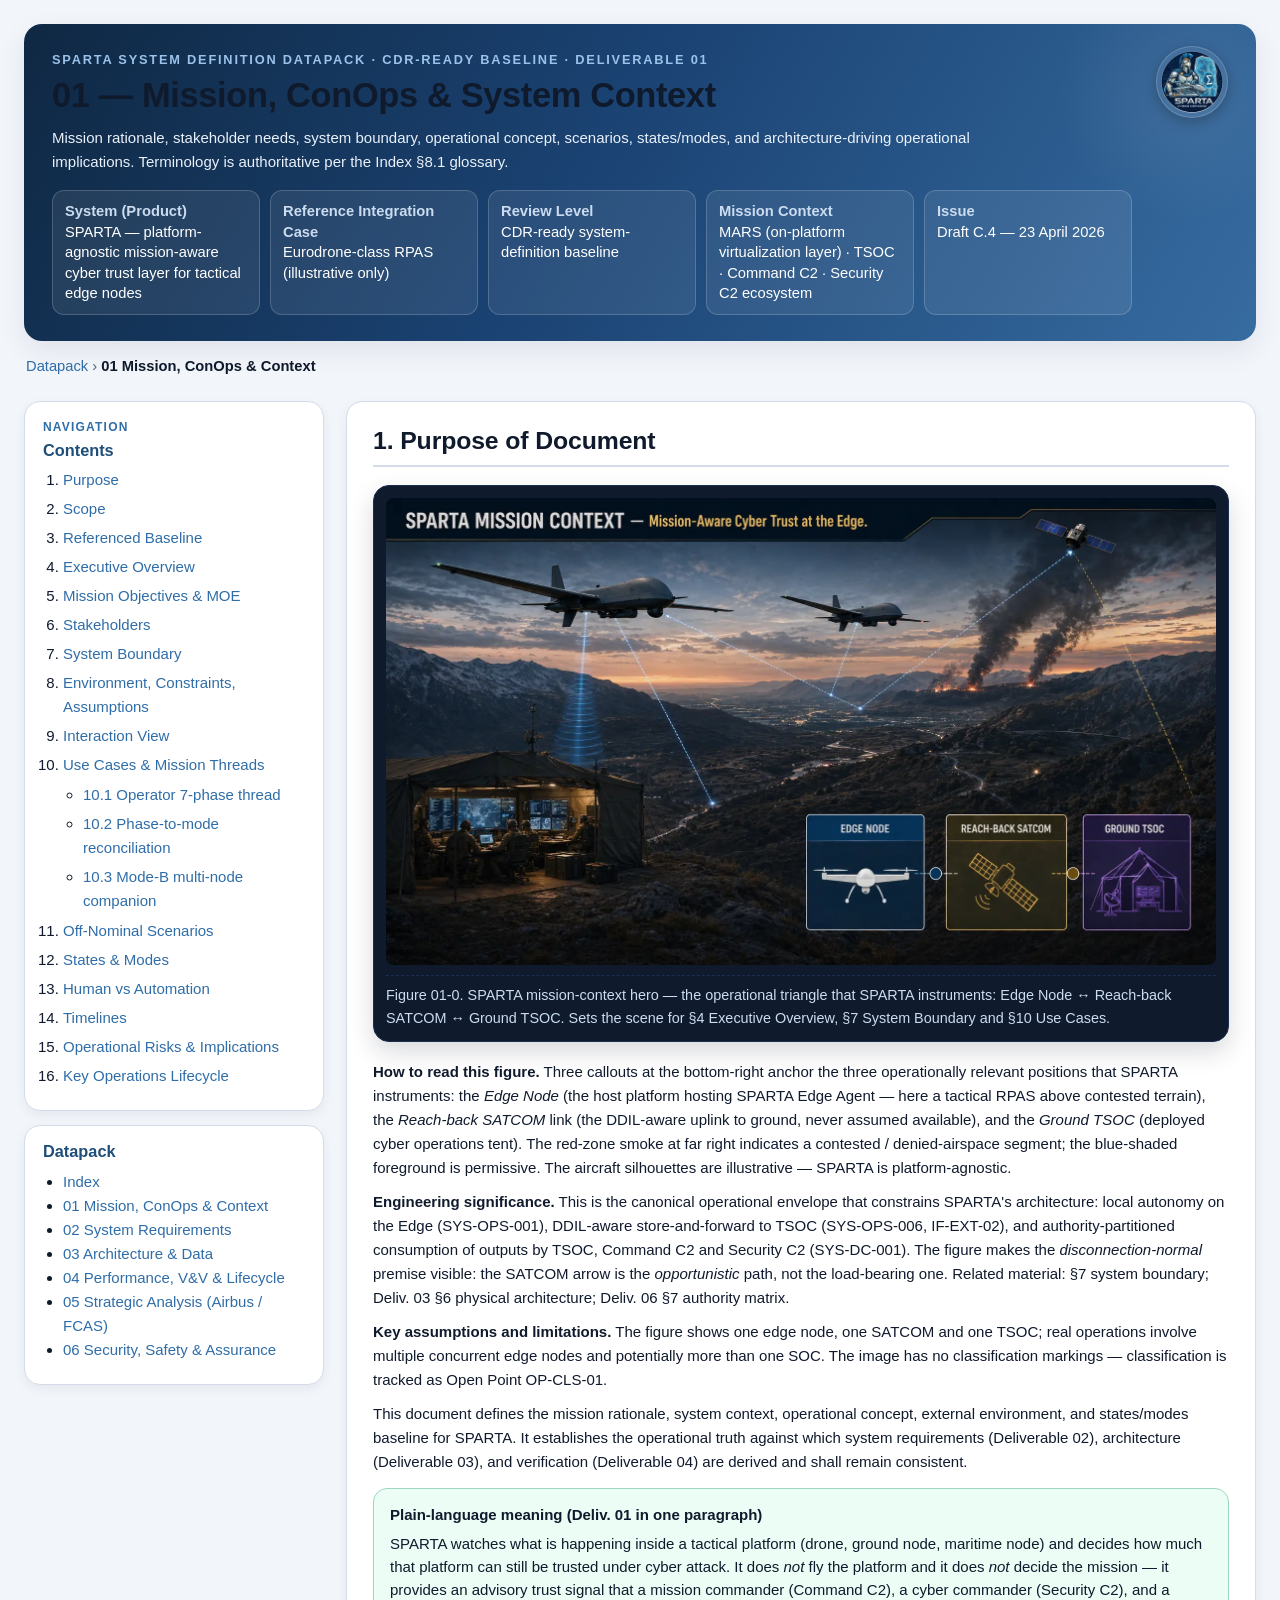
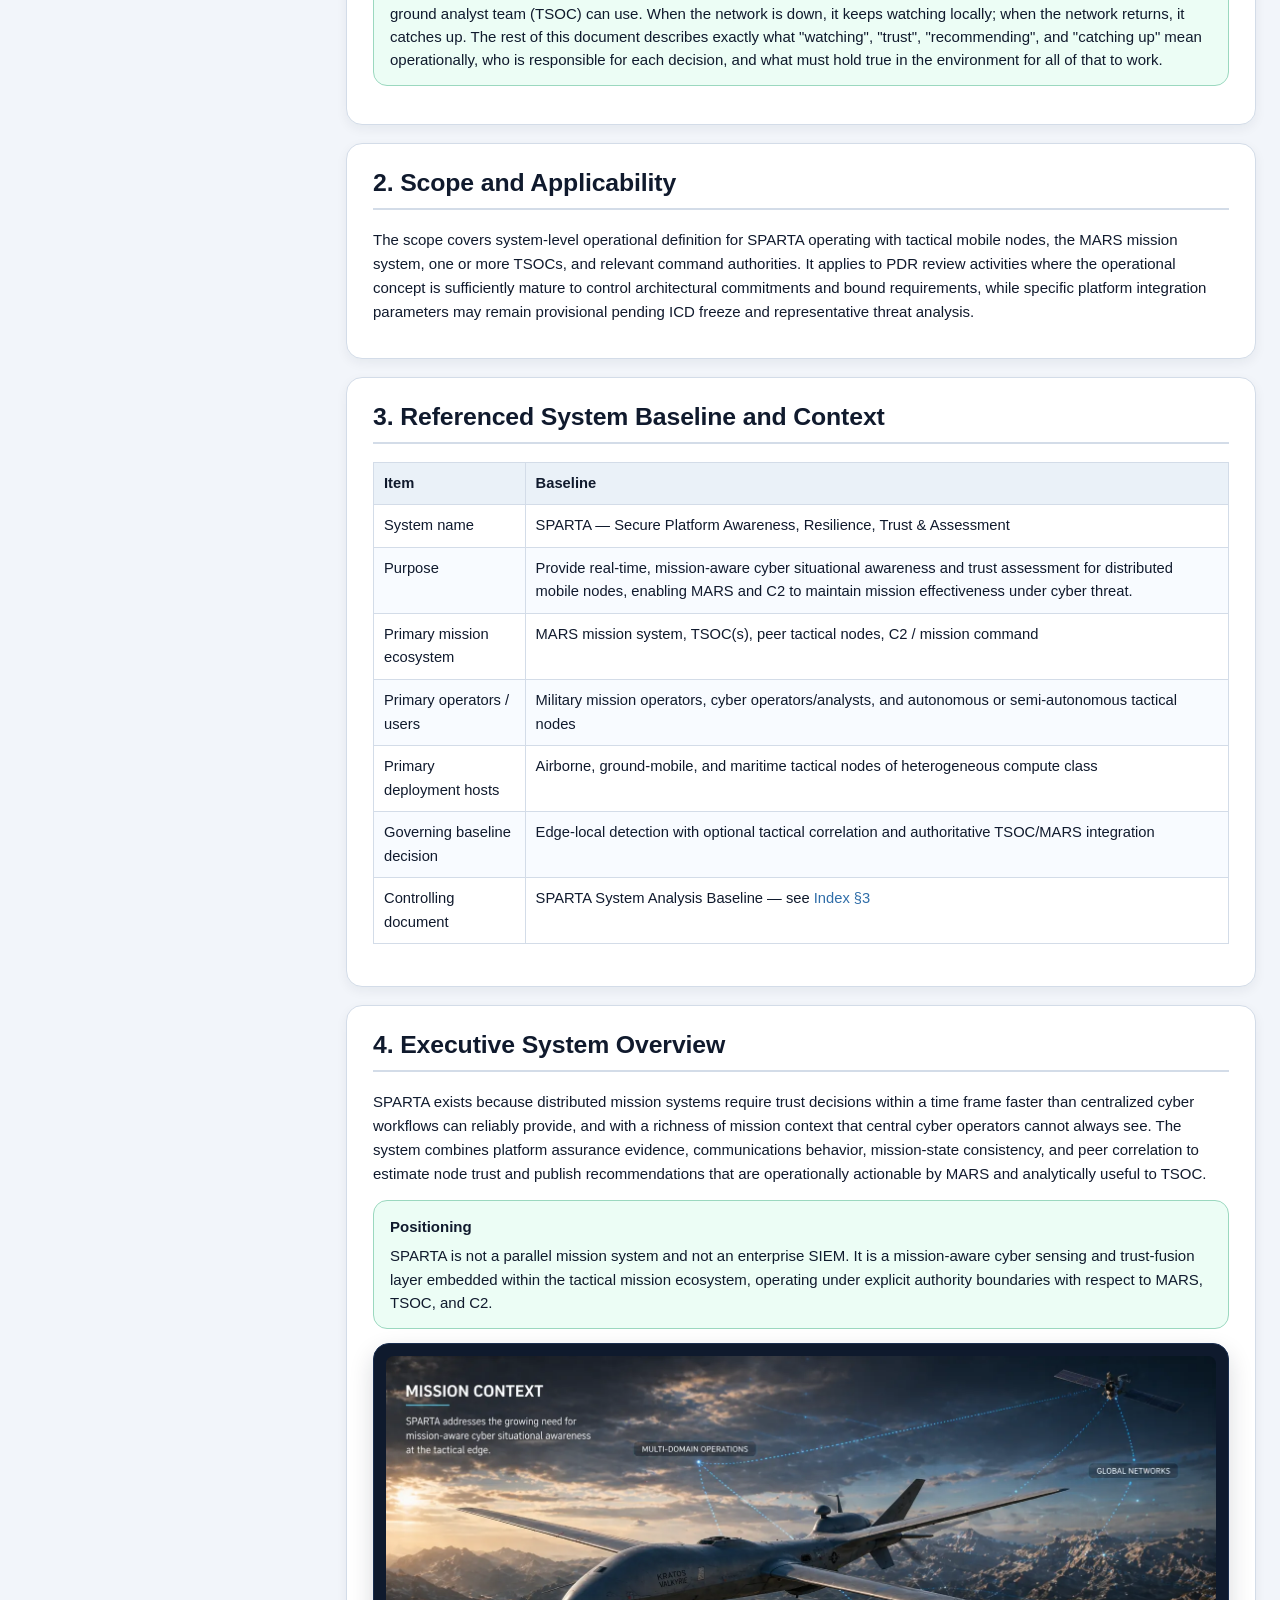
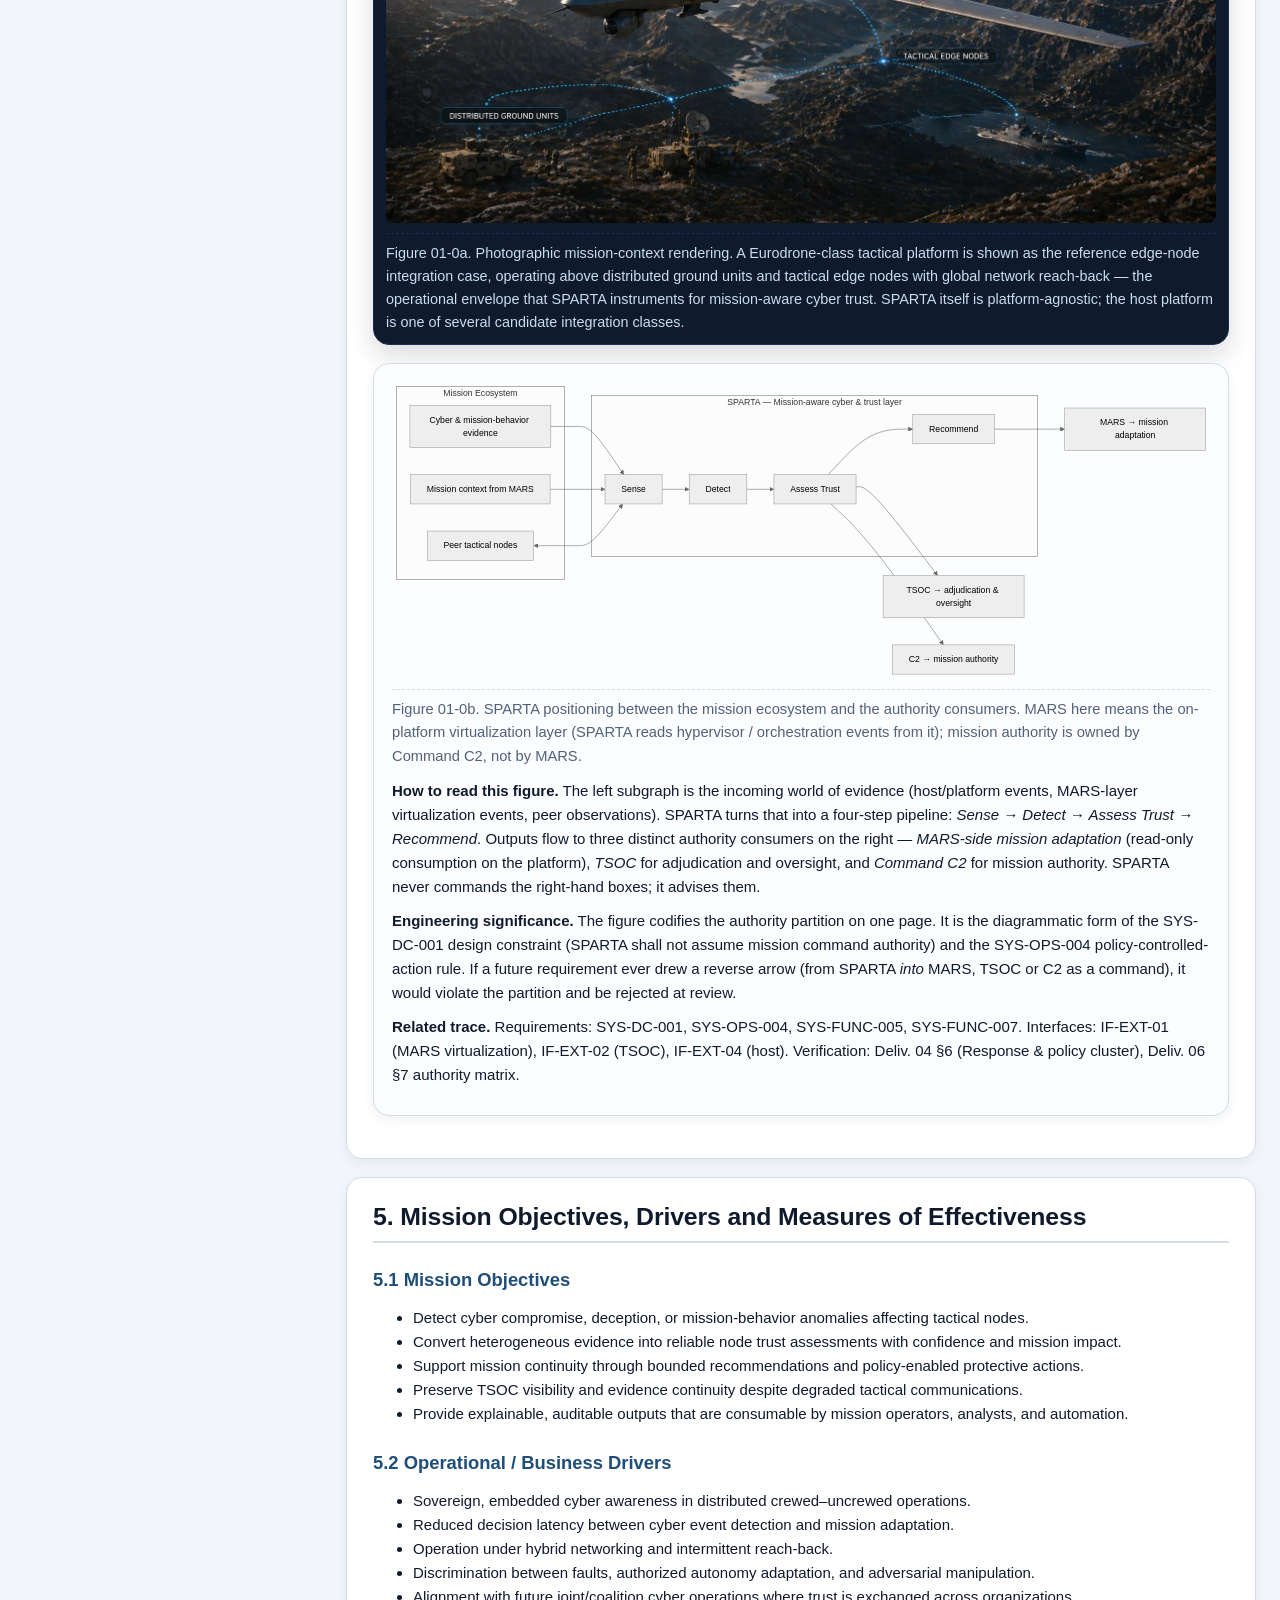
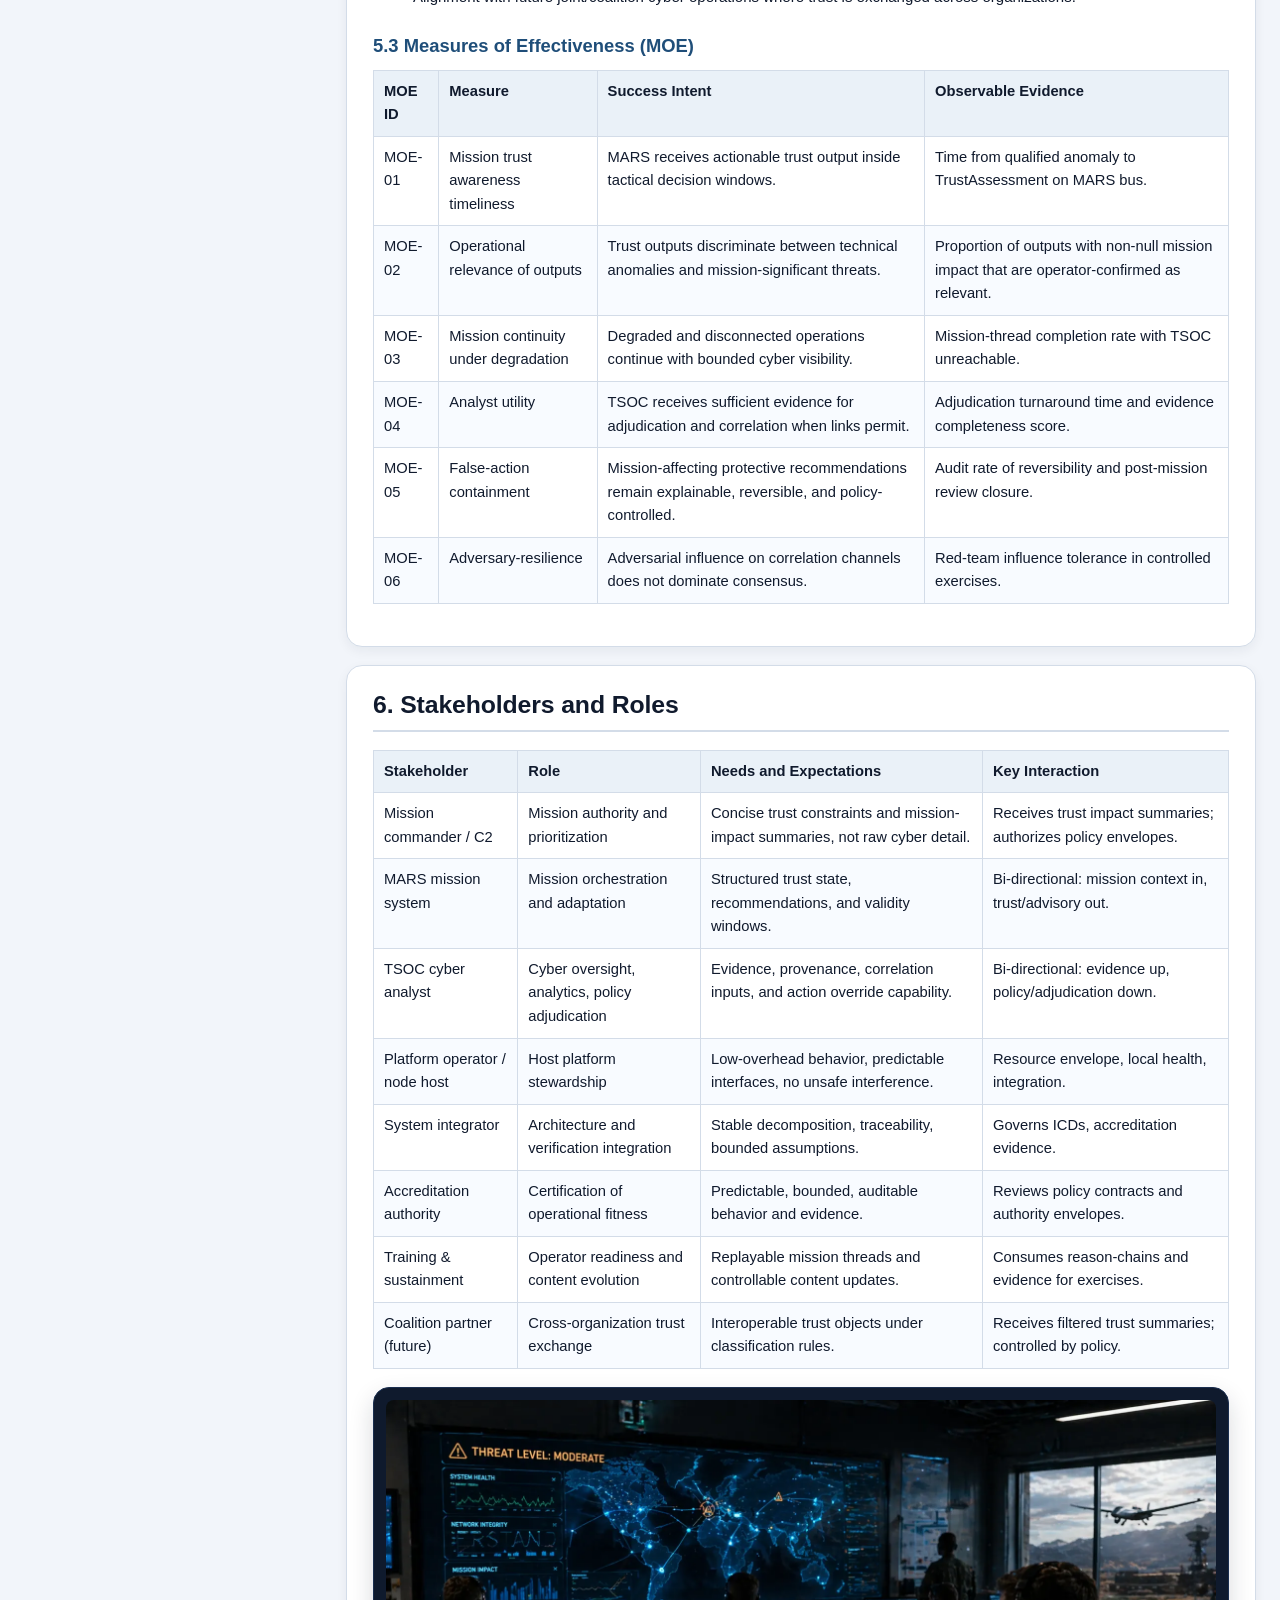
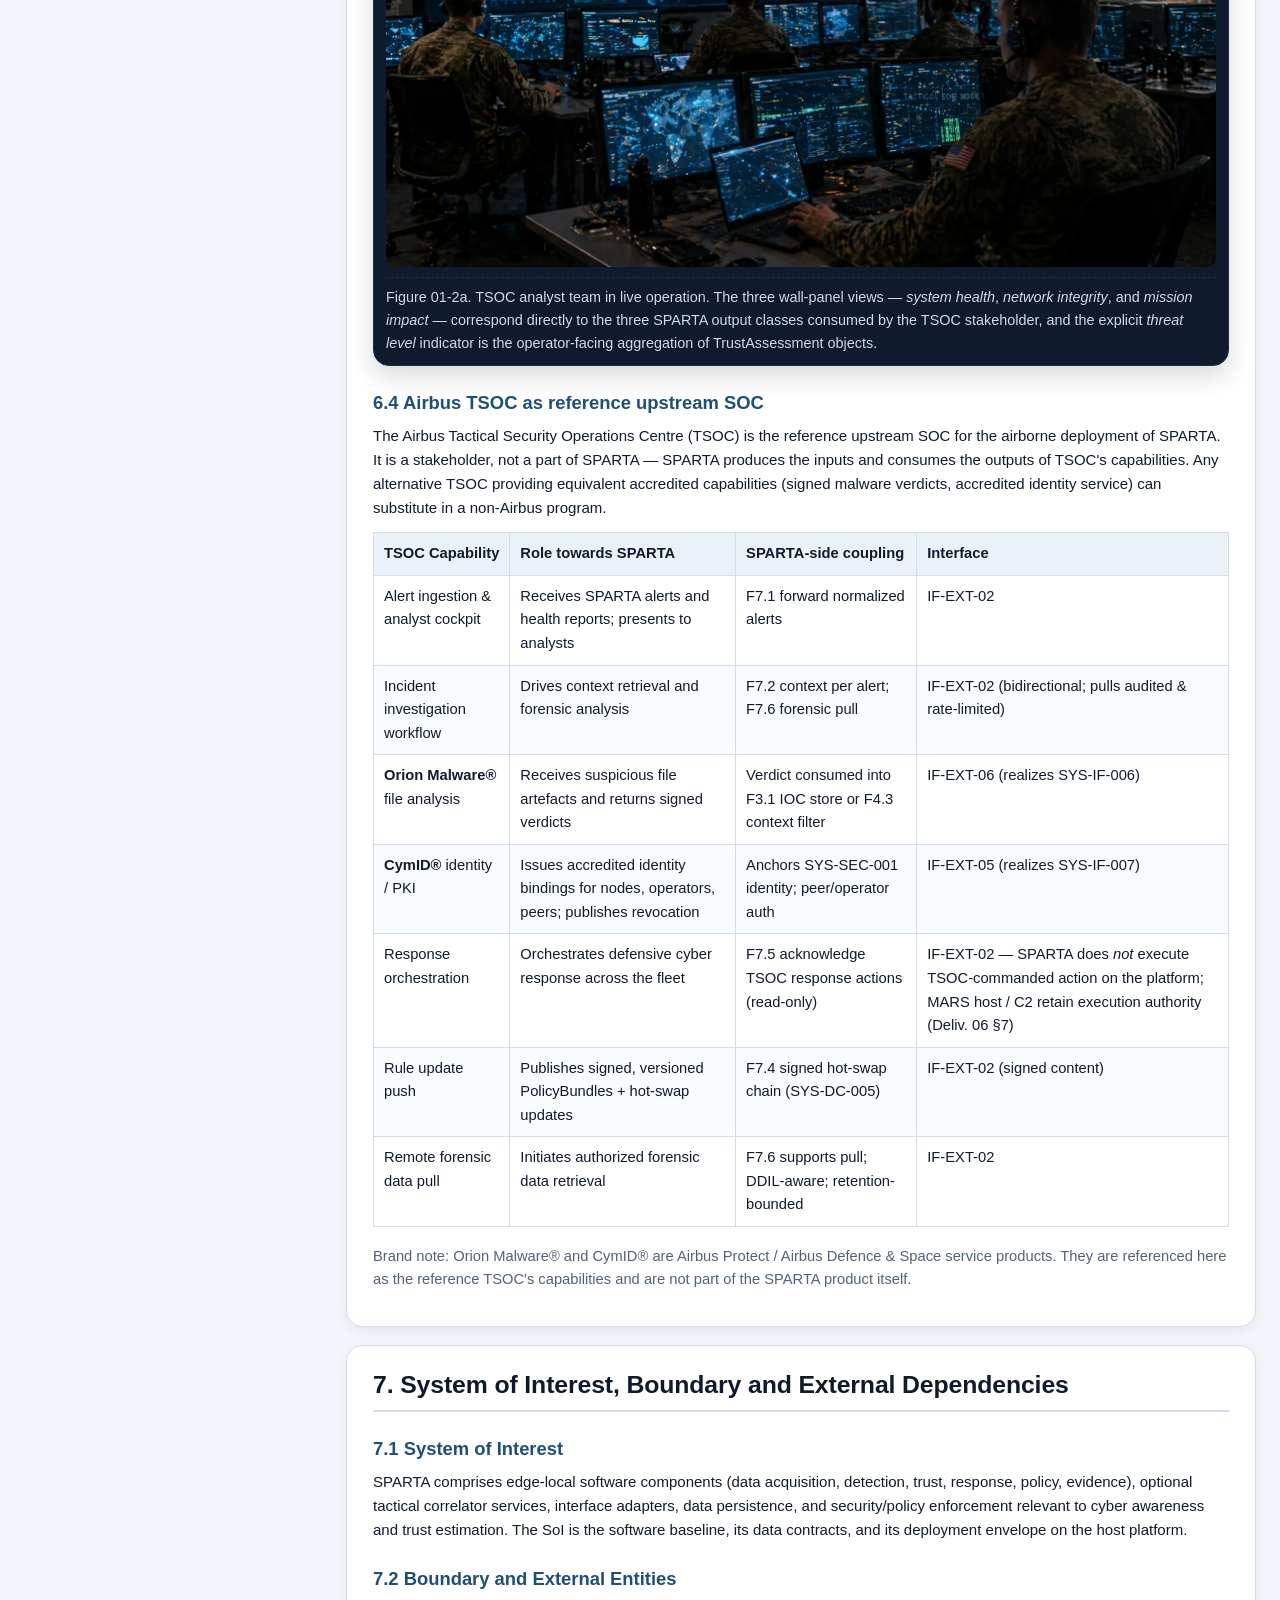
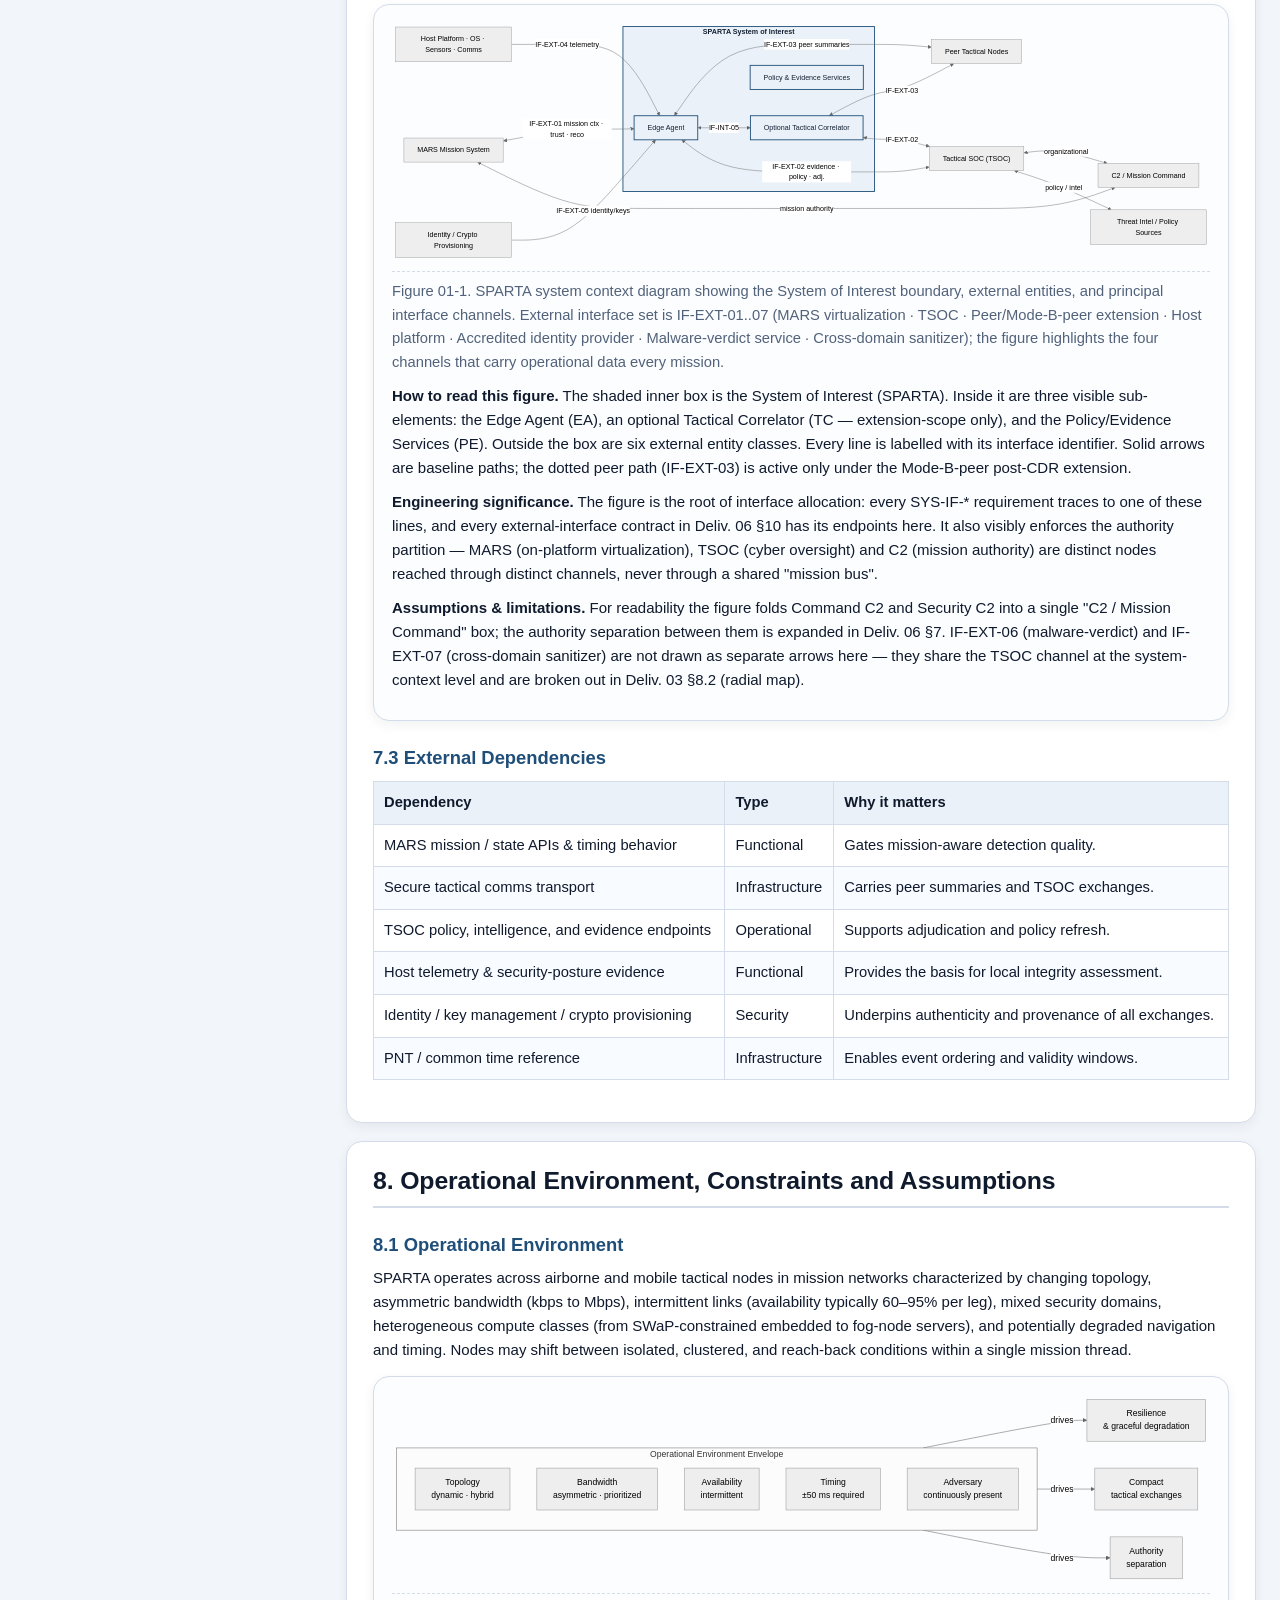
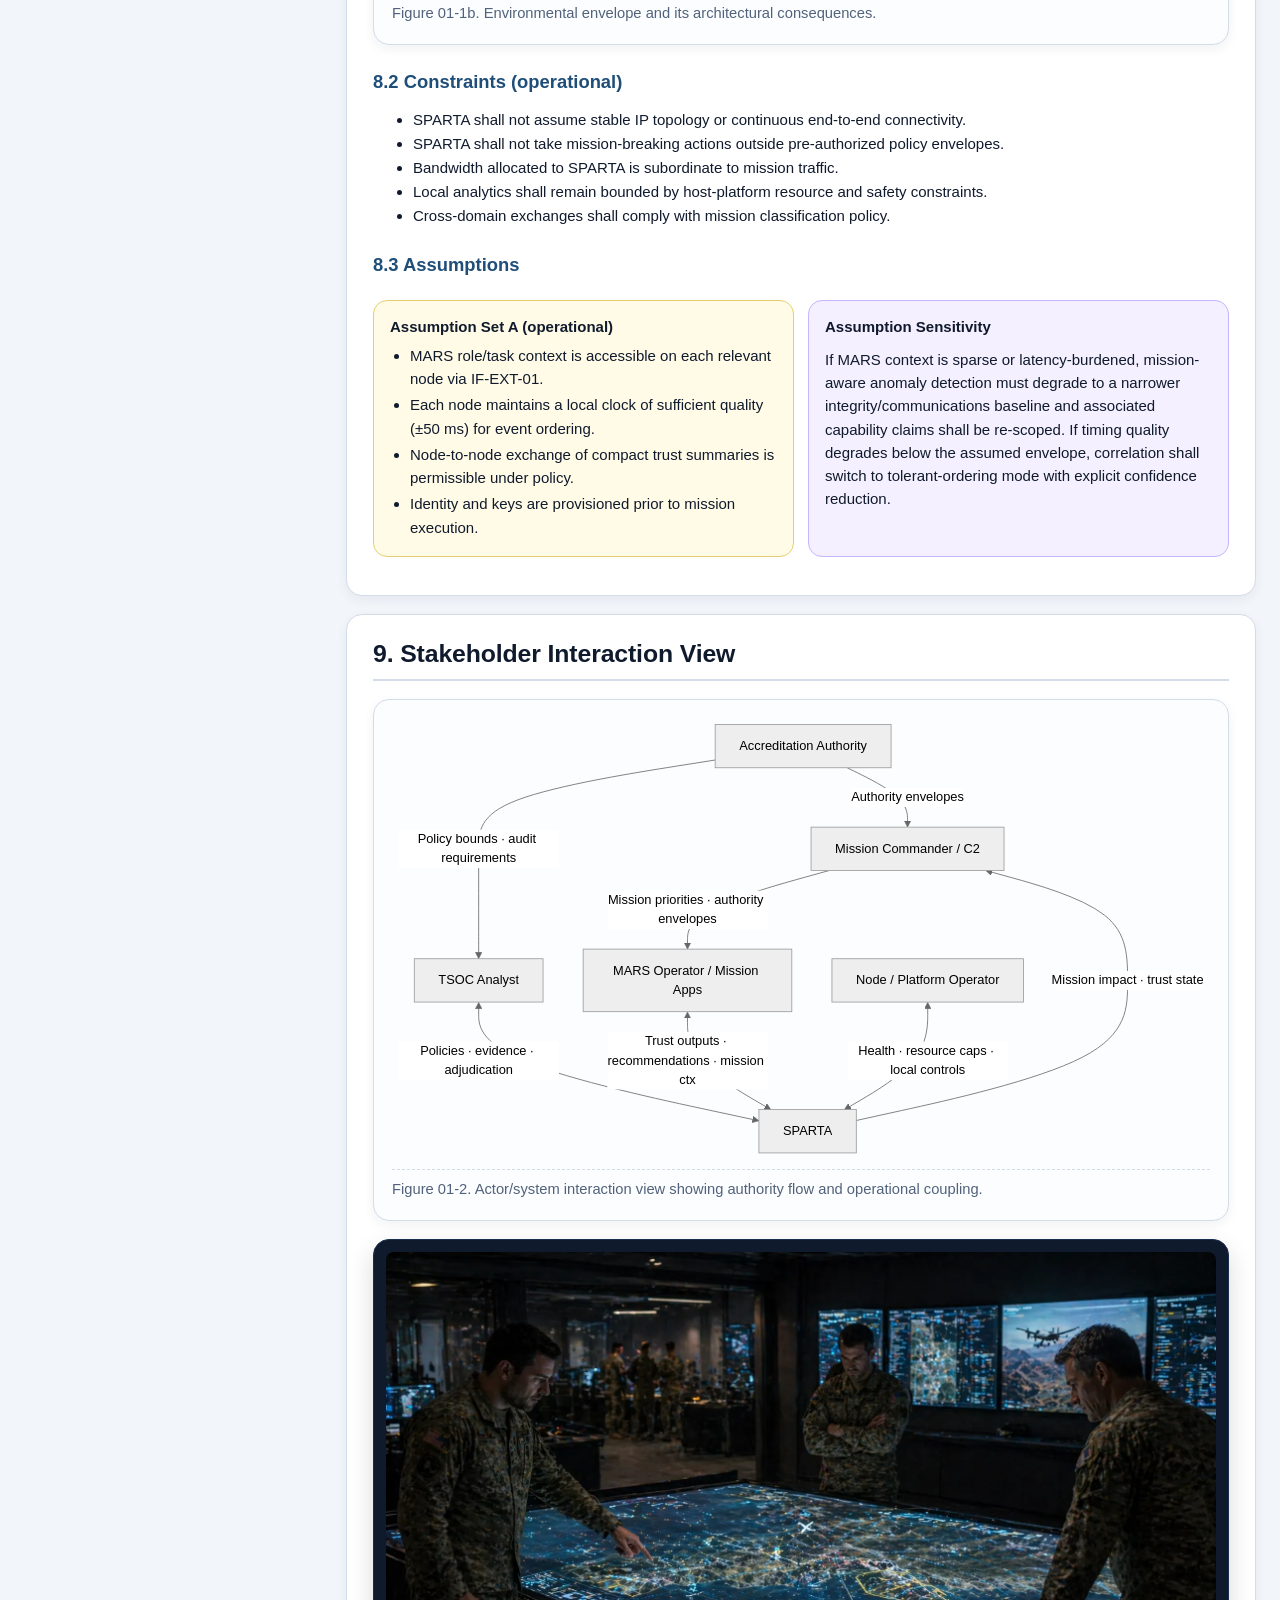
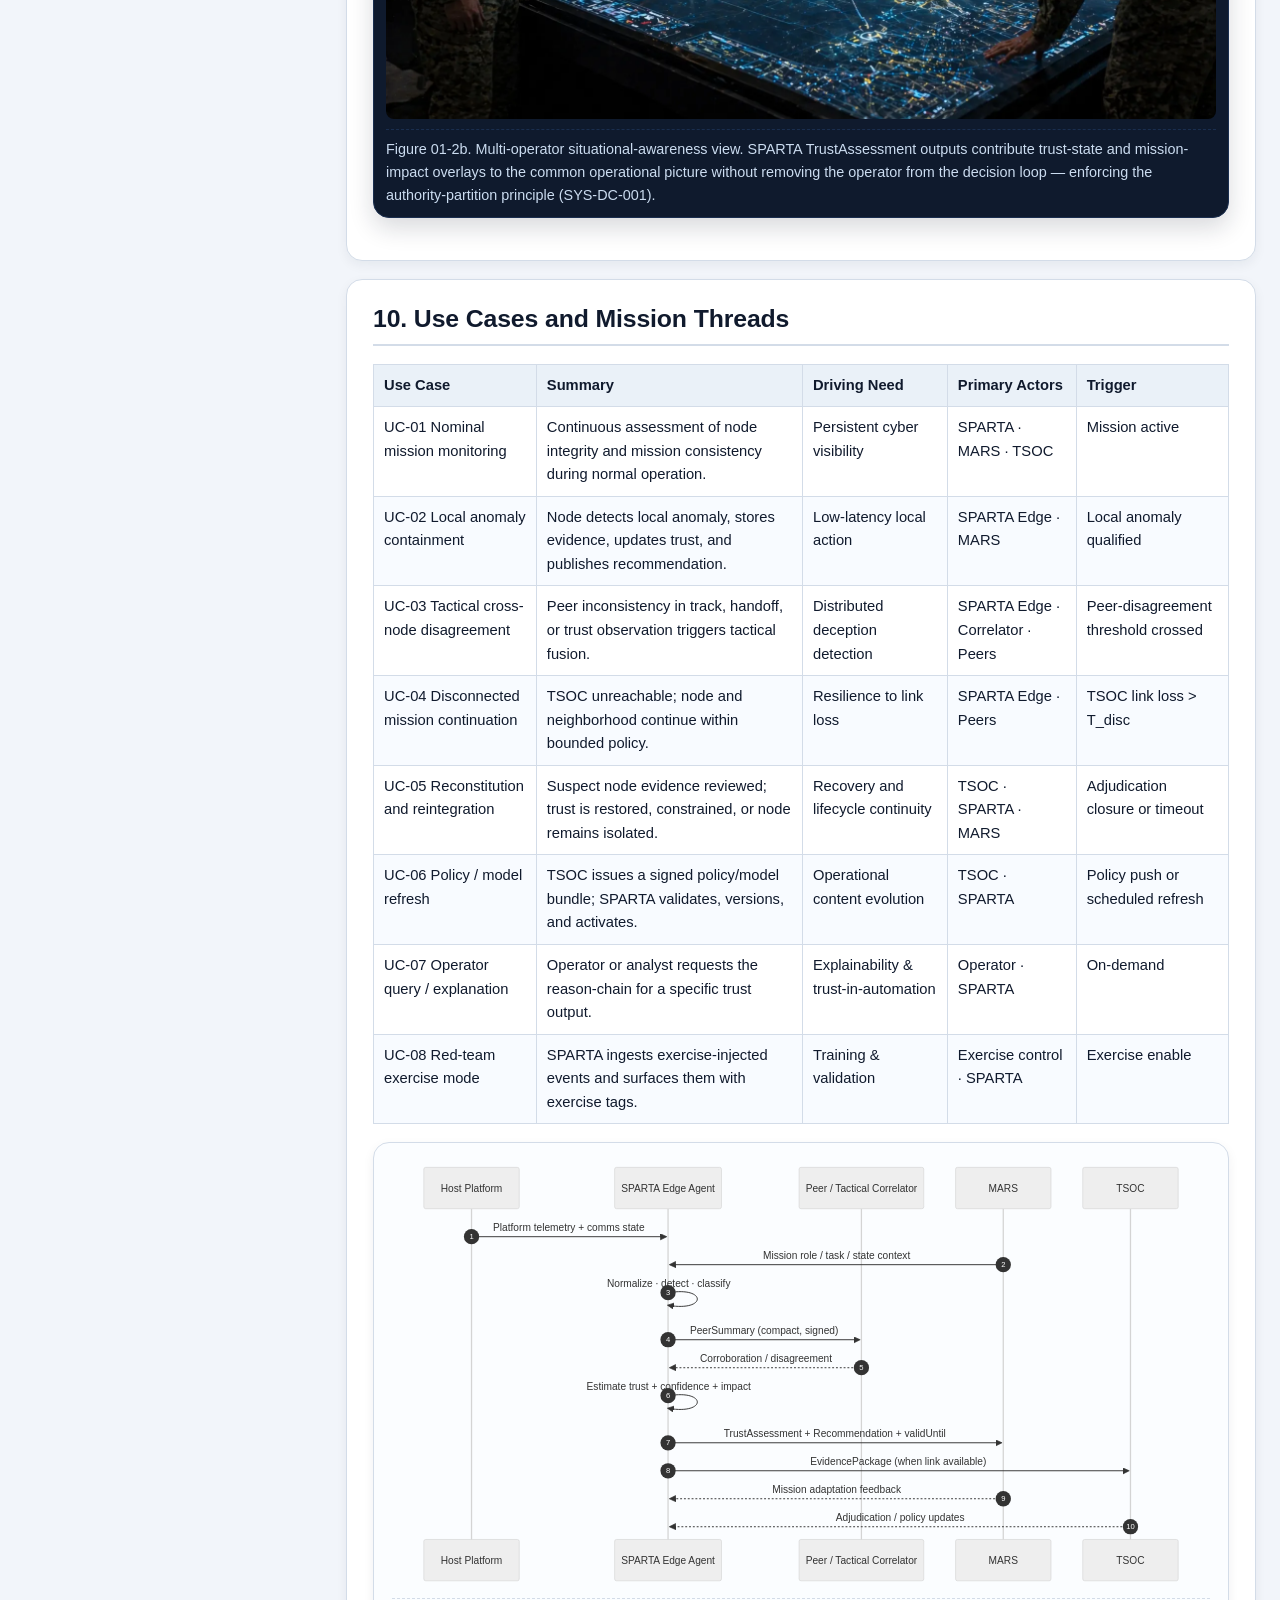
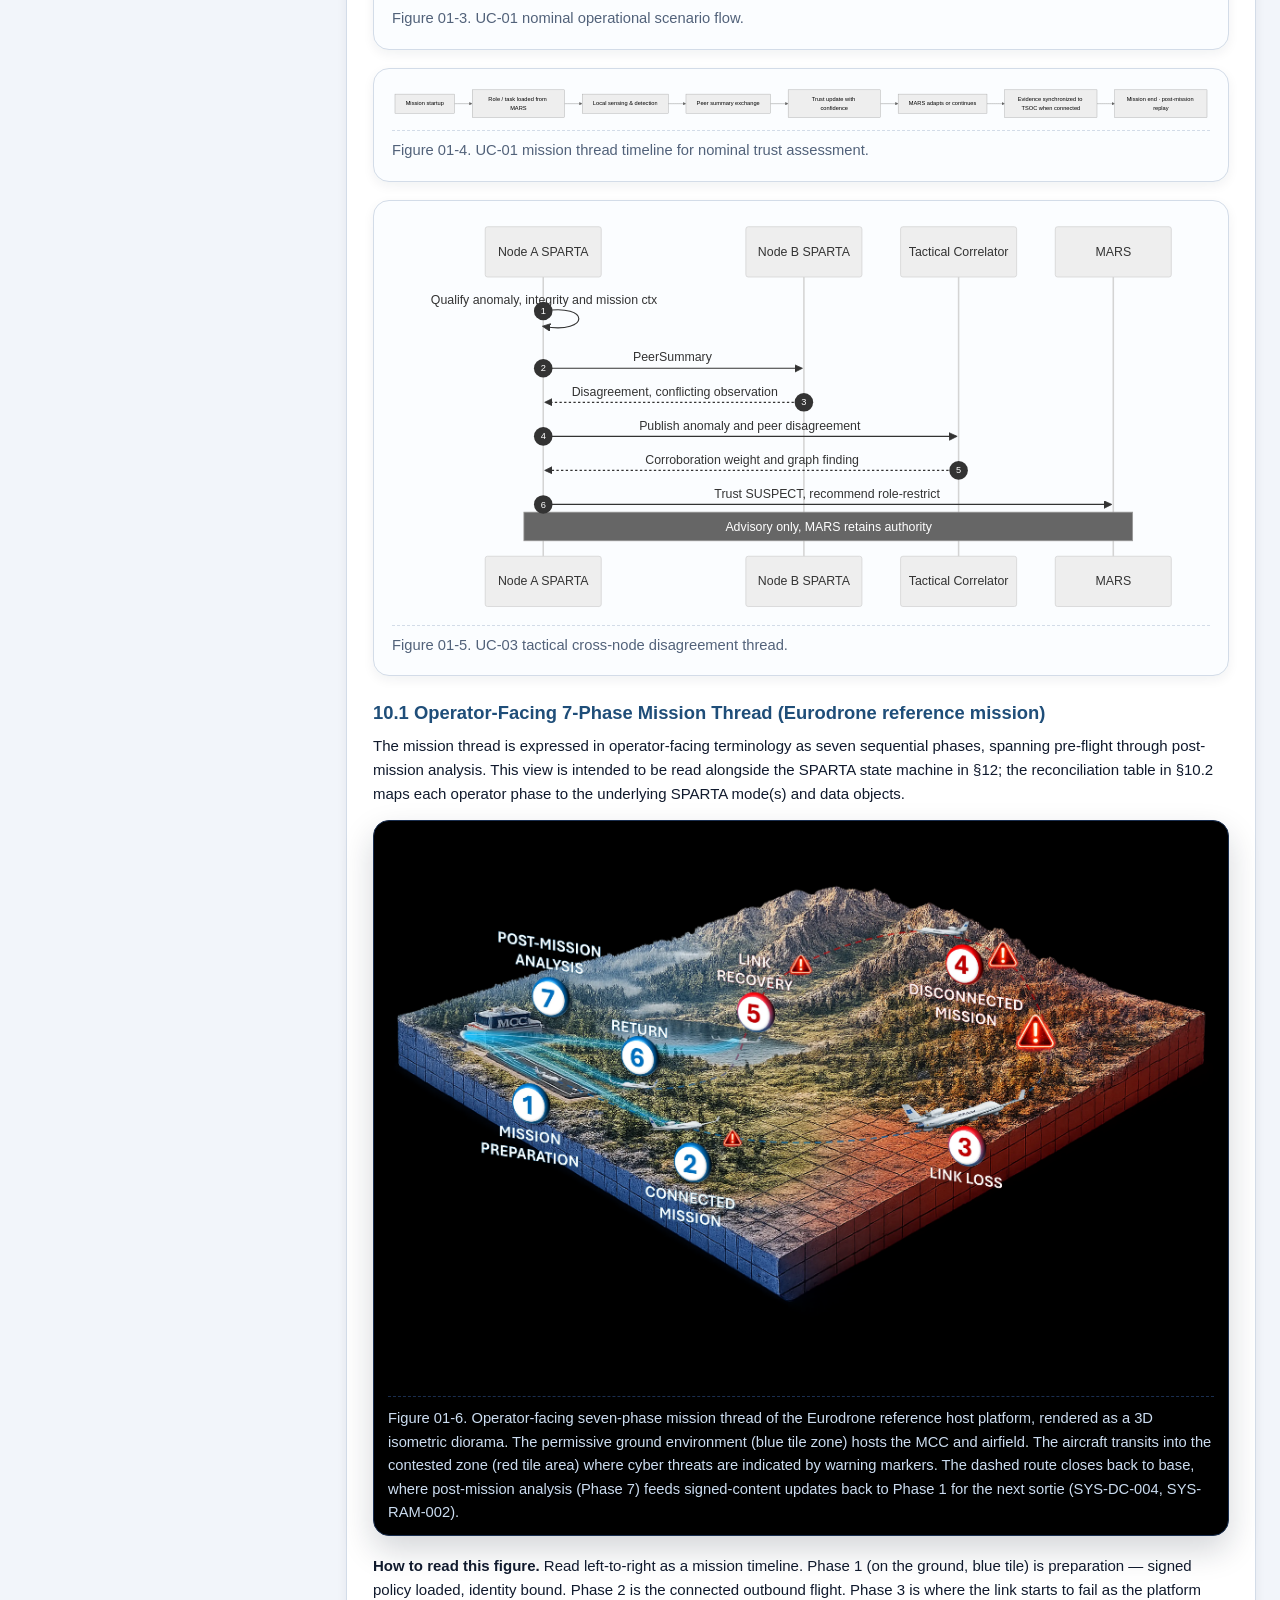
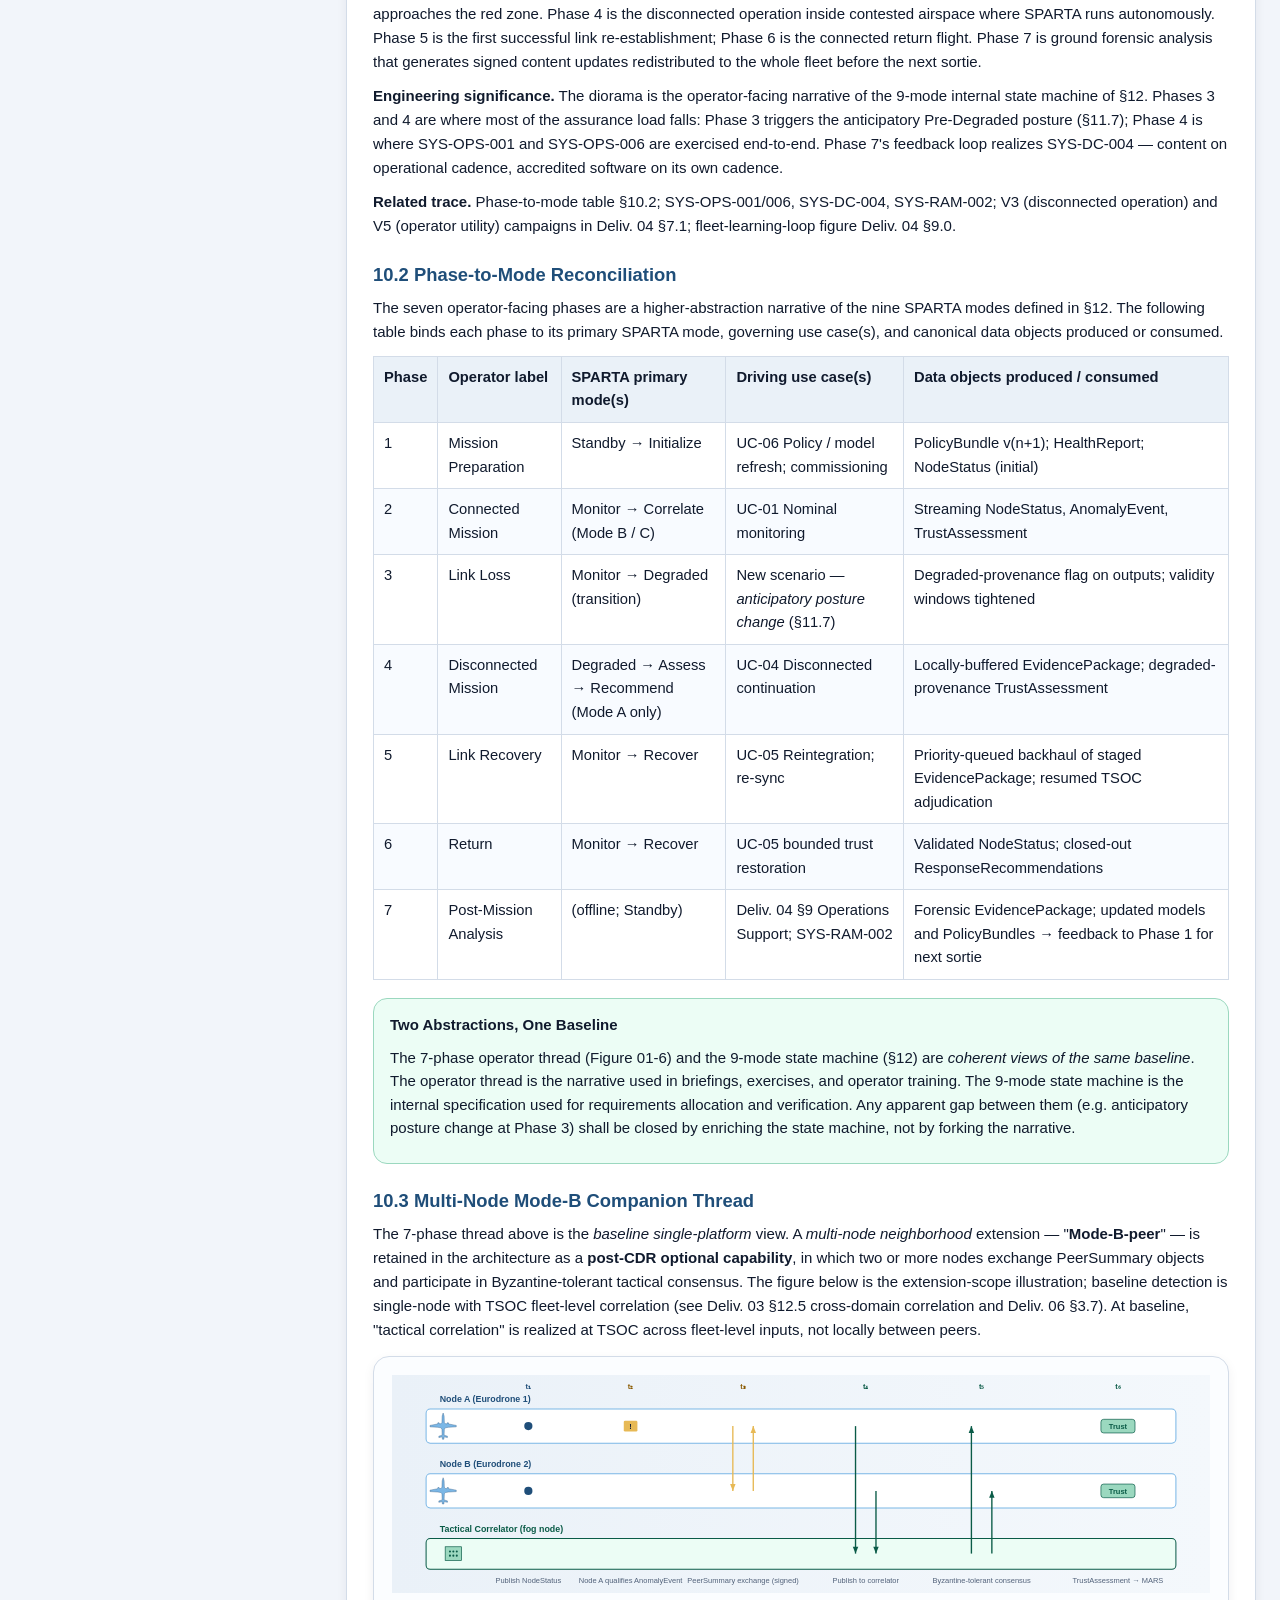
<file: SPARTA_system_definition_datapack/01_mission_conops_context.html>
<!DOCTYPE html><html lang="en"><head><title>SPARTA · 01 — Mission, ConOps &amp; System Context</title><meta charset="UTF-8" /><meta name="viewport" content="width=device-width, initial-scale=1.0" /><link rel="stylesheet" href="style.css" /><link rel="icon" type="image/png" sizes="32x32" href="assets/sparta_logo_32.png" /><link rel="icon" type="image/png" sizes="64x64" href="assets/sparta_logo_64.png" /><link rel="apple-touch-icon" sizes="180x180" href="assets/sparta_logo_180.png" />
<script src="assets/mermaid.min.js" defer></script>
<script src="assets/sparta-init.js" defer></script>
</head><body><div class="page"><div class="topbar"><div class="logo-mark" aria-hidden="true" title="SPARTA Cyber Defense"><img src="assets/sparta_logo.webp" alt="" /></div><div class="kicker">SPARTA System Definition Datapack · CDR-Ready Baseline · Deliverable 01</div><h1>01 — Mission, ConOps &amp; System Context</h1><div class="subtitle">Mission rationale, stakeholder needs, system boundary, operational concept, scenarios, states/modes, and architecture-driving operational implications. Terminology is authoritative per the Index §8.1 glossary.</div><div class="doc-meta"><div class="item"><strong>System (Product)</strong><br>SPARTA — platform-agnostic mission-aware cyber trust layer for tactical edge nodes</div><div class="item"><strong>Reference Integration Case</strong><br>Eurodrone-class RPAS (illustrative only)</div><div class="item"><strong>Review Level</strong><br>CDR-ready system-definition baseline</div><div class="item"><strong>Mission Context</strong><br>MARS (on-platform virtualization layer) · TSOC · Command C2 · Security C2 ecosystem</div><div class="item"><strong>Issue</strong><br>Draft C.4 — 23 April 2026</div></div></div><div class="breadcrumbs"><a href="index.html">Datapack</a> › <strong>01 Mission, ConOps &amp; Context</strong></div><div class="layout"><aside class="sidebar"><div class="panel toc"><div class="kicker">Navigation</div><h3>Contents</h3><ol><li><a href="#purpose">Purpose</a></li><li><a href="#scope">Scope</a></li><li><a href="#baseline-context">Referenced Baseline</a></li><li><a href="#executive-overview">Executive Overview</a></li><li><a href="#mission-objectives">Mission Objectives &amp; MOE</a></li><li><a href="#stakeholders">Stakeholders</a></li><li><a href="#soi-boundary">System Boundary</a></li><li><a href="#environment">Environment, Constraints, Assumptions</a></li><li><a href="#interaction-view">Interaction View</a></li><li><a href="#use-cases">Use Cases &amp; Mission Threads</a><ul><li><a href="#use-cases">10.1 Operator 7-phase thread</a></li><li><a href="#use-cases">10.2 Phase-to-mode reconciliation</a></li><li><a href="#use-cases">10.3 Mode-B multi-node companion</a></li></ul></li><li><a href="#off-nominal">Off-Nominal Scenarios</a></li><li><a href="#states-modes">States &amp; Modes</a></li><li><a href="#responsibilities">Human vs Automation</a></li><li><a href="#timelines">Timelines</a></li><li><a href="#ops-risks">Operational Risks &amp; Implications</a></li><li><a href="#key-operations">Key Operations Lifecycle</a></li></ol></div><div class="panel"><h3>Datapack</h3><ul><li><a href="index.html">Index</a></li><li><a href="01_mission_conops_context.html">01 Mission, ConOps &amp; Context</a></li><li><a href="02_system_requirements.html">02 System Requirements</a></li><li><a href="03_architecture_data_definition.html">03 Architecture &amp; Data</a></li><li><a href="04_performance_vnv_lifecycle.html">04 Performance, V&amp;V &amp; Lifecycle</a></li><li><a href="05_strategic_analysis_airbus_fcas.html">05 Strategic Analysis (Airbus / FCAS)</a></li><li><a href="06_security_safety_assurance.html">06 Security, Safety &amp; Assurance</a></li>
</ul></div></aside><main class="content"><section id="purpose"><h2>1. Purpose of Document</h2>
<figure class="figure photo-figure">
<img src="assets/fig_mission_context.webp"
     alt="SPARTA Mission Context — Mission-Aware Cyber Trust at the Edge. Wide aerial dusk landscape showing two tactical RPAS flying over contested mountainous terrain with a satellite reach-back link above and smoke from a red zone on the far right. A deployed TSOC tent is visible in the foreground-left with operator consoles lit warm. Three labeled callouts at bottom-right identify the canonical operational triangle: Edge Node (drone icon), Reach-back SATCOM (satellite icon), Ground TSOC (tent icon)."
     loading="lazy"/>
<div class="caption">Figure 01-0. SPARTA mission-context hero — the operational triangle that SPARTA instruments: Edge Node ↔ Reach-back SATCOM ↔ Ground TSOC. Sets the scene for §4 Executive Overview, §7 System Boundary and §10 Use Cases.</div>
</figure>
<p><strong>How to read this figure.</strong> Three callouts at the bottom-right anchor the three operationally relevant positions that SPARTA instruments: the <em>Edge Node</em> (the host platform hosting SPARTA Edge Agent — here a tactical RPAS above contested terrain), the <em>Reach-back SATCOM</em> link (the DDIL-aware uplink to ground, never assumed available), and the <em>Ground TSOC</em> (deployed cyber operations tent). The red-zone smoke at far right indicates a contested / denied-airspace segment; the blue-shaded foreground is permissive. The aircraft silhouettes are illustrative — SPARTA is platform-agnostic.</p>
<p><strong>Engineering significance.</strong> This is the canonical operational envelope that constrains SPARTA's architecture: local autonomy on the Edge (SYS-OPS-001), DDIL-aware store-and-forward to TSOC (SYS-OPS-006, IF-EXT-02), and authority-partitioned consumption of outputs by TSOC, Command C2 and Security C2 (SYS-DC-001). The figure makes the <em>disconnection-normal</em> premise visible: the SATCOM arrow is the <em>opportunistic</em> path, not the load-bearing one. Related material: §7 system boundary; Deliv. 03 §6 physical architecture; Deliv. 06 §7 authority matrix.</p>
<p><strong>Key assumptions and limitations.</strong> The figure shows one edge node, one SATCOM and one TSOC; real operations involve multiple concurrent edge nodes and potentially more than one SOC. The image has no classification markings — classification is tracked as Open Point OP-CLS-01.</p>
<p>This document defines the mission rationale, system context, operational concept, external environment, and states/modes baseline for SPARTA. It establishes the operational truth against which system requirements (Deliverable 02), architecture (Deliverable 03), and verification (Deliverable 04) are derived and shall remain consistent.</p>
<div class="callout decision"><strong>Plain-language meaning (Deliv. 01 in one paragraph)</strong>
SPARTA watches what is happening inside a tactical platform (drone, ground node, maritime node) and decides how much that platform can still be trusted under cyber attack. It does <em>not</em> fly the platform and it does <em>not</em> decide the mission — it provides an advisory trust signal that a mission commander (Command C2), a cyber commander (Security C2), and a ground analyst team (TSOC) can use. When the network is down, it keeps watching locally; when the network returns, it catches up. The rest of this document describes exactly what "watching", "trust", "recommending", and "catching up" mean operationally, who is responsible for each decision, and what must hold true in the environment for all of that to work.</div></section><section id="scope"><h2>2. Scope and Applicability</h2><p>The scope covers system-level operational definition for SPARTA operating with tactical mobile nodes, the MARS mission system, one or more TSOCs, and relevant command authorities. It applies to PDR review activities where the operational concept is sufficiently mature to control architectural commitments and bound requirements, while specific platform integration parameters may remain provisional pending ICD freeze and representative threat analysis.</p></section><section id="baseline-context"><h2>3. Referenced System Baseline and Context</h2><table class="metadata"><thead><tr><th>Item</th><th>Baseline</th></tr></thead><tbody><tr><td>System name</td><td>SPARTA — Secure Platform Awareness, Resilience, Trust &amp; Assessment</td></tr><tr><td>Purpose</td><td>Provide real-time, mission-aware cyber situational awareness and trust assessment for distributed mobile nodes, enabling MARS and C2 to maintain mission effectiveness under cyber threat.</td></tr><tr><td>Primary mission ecosystem</td><td>MARS mission system, TSOC(s), peer tactical nodes, C2 / mission command</td></tr><tr><td>Primary operators / users</td><td>Military mission operators, cyber operators/analysts, and autonomous or semi-autonomous tactical nodes</td></tr><tr><td>Primary deployment hosts</td><td>Airborne, ground-mobile, and maritime tactical nodes of heterogeneous compute class</td></tr><tr><td>Governing baseline decision</td><td>Edge-local detection with optional tactical correlation and authoritative TSOC/MARS integration</td></tr><tr><td>Controlling document</td><td>SPARTA System Analysis Baseline — see <a href="index.html#analysis-baseline">Index §3</a></td></tr></tbody></table></section><section id="executive-overview"><h2>4. Executive System Overview</h2><p>SPARTA exists because distributed mission systems require trust decisions within a time frame faster than centralized cyber workflows can reliably provide, and with a richness of mission context that central cyber operators cannot always see. The system combines platform assurance evidence, communications behavior, mission-state consistency, and peer correlation to estimate node trust and publish recommendations that are operationally actionable by MARS and analytically useful to TSOC.</p><div class="callout decision"><strong>Positioning</strong>
SPARTA is not a parallel mission system and not an enterprise SIEM. It is a mission-aware cyber sensing and trust-fusion layer embedded within the tactical mission ecosystem, operating under explicit authority boundaries with respect to MARS, TSOC, and C2.
</div><figure class="figure photo-figure"><img src="assets/photo_mission_context.webp"
alt="Tactical MALE RPAS operating above distributed ground units, tactical edge nodes, and global networks, with a satellite visible above and annotations calling out multi-domain operations and tactical edge nodes."
loading="lazy"/><div class="caption">Figure 01-0a. Photographic mission-context rendering. A Eurodrone-class tactical platform is shown as the reference edge-node integration case, operating above distributed ground units and tactical edge nodes with global network reach-back — the operational envelope that SPARTA instruments for mission-aware cyber trust. SPARTA itself is platform-agnostic; the host platform is one of several candidate integration classes.</div></figure><div class="figure"><div class="mermaid">
flowchart LR
subgraph World["Mission Ecosystem"]
Evidence["Cyber &amp; mission-behavior evidence"]
Context["Mission context from MARS"]
Peers["Peer tactical nodes"]
end
subgraph SPARTA["SPARTA — Mission-aware cyber &amp; trust layer"]
Sense["Sense"] --> Detect["Detect"]
Detect --> Trust["Assess Trust"]
Trust --> Recommend["Recommend"]
end
Evidence --> Sense
Context --> Sense
Peers <--> Sense
Recommend --> MARS["MARS → mission adaptation"]
Trust --> TSOC["TSOC → adjudication &amp; oversight"]
Trust --> C2["C2 → mission authority"]
</div><div class="caption">Figure 01-0b. SPARTA positioning between the mission ecosystem and the authority consumers. MARS here means the on-platform virtualization layer (SPARTA reads hypervisor / orchestration events from it); mission authority is owned by Command C2, not by MARS.</div>
<p><strong>How to read this figure.</strong> The left subgraph is the incoming world of evidence (host/platform events, MARS-layer virtualization events, peer observations). SPARTA turns that into a four-step pipeline: <em>Sense → Detect → Assess Trust → Recommend</em>. Outputs flow to three distinct authority consumers on the right — <em>MARS-side mission adaptation</em> (read-only consumption on the platform), <em>TSOC</em> for adjudication and oversight, and <em>Command C2</em> for mission authority. SPARTA never commands the right-hand boxes; it advises them.</p>
<p><strong>Engineering significance.</strong> The figure codifies the authority partition on one page. It is the diagrammatic form of the SYS-DC-001 design constraint (SPARTA shall not assume mission command authority) and the SYS-OPS-004 policy-controlled-action rule. If a future requirement ever drew a reverse arrow (from SPARTA <em>into</em> MARS, TSOC or C2 as a command), it would violate the partition and be rejected at review.</p>
<p><strong>Related trace.</strong> Requirements: SYS-DC-001, SYS-OPS-004, SYS-FUNC-005, SYS-FUNC-007. Interfaces: IF-EXT-01 (MARS virtualization), IF-EXT-02 (TSOC), IF-EXT-04 (host). Verification: Deliv. 04 §6 (Response &amp; policy cluster), Deliv. 06 §7 authority matrix.</p></div></section><section id="mission-objectives"><h2>5. Mission Objectives, Drivers and Measures of Effectiveness</h2><h3>5.1 Mission Objectives</h3><ul><li>Detect cyber compromise, deception, or mission-behavior anomalies affecting tactical nodes.</li><li>Convert heterogeneous evidence into reliable node trust assessments with confidence and mission impact.</li><li>Support mission continuity through bounded recommendations and policy-enabled protective actions.</li><li>Preserve TSOC visibility and evidence continuity despite degraded tactical communications.</li><li>Provide explainable, auditable outputs that are consumable by mission operators, analysts, and automation.</li></ul><h3>5.2 Operational / Business Drivers</h3><ul><li>Sovereign, embedded cyber awareness in distributed crewed–uncrewed operations.</li><li>Reduced decision latency between cyber event detection and mission adaptation.</li><li>Operation under hybrid networking and intermittent reach-back.</li><li>Discrimination between faults, authorized autonomy adaptation, and adversarial manipulation.</li><li>Alignment with future joint/coalition cyber operations where trust is exchanged across organizations.</li></ul><h3>5.3 Measures of Effectiveness (MOE)</h3><table class="metadata"><thead><tr><th>MOE ID</th><th>Measure</th><th>Success Intent</th><th>Observable Evidence</th></tr></thead><tbody><tr><td>MOE-01</td><td>Mission trust awareness timeliness</td><td>MARS receives actionable trust output inside tactical decision windows.</td><td>Time from qualified anomaly to TrustAssessment on MARS bus.</td></tr><tr><td>MOE-02</td><td>Operational relevance of outputs</td><td>Trust outputs discriminate between technical anomalies and mission-significant threats.</td><td>Proportion of outputs with non-null mission impact that are operator-confirmed as relevant.</td></tr><tr><td>MOE-03</td><td>Mission continuity under degradation</td><td>Degraded and disconnected operations continue with bounded cyber visibility.</td><td>Mission-thread completion rate with TSOC unreachable.</td></tr><tr><td>MOE-04</td><td>Analyst utility</td><td>TSOC receives sufficient evidence for adjudication and correlation when links permit.</td><td>Adjudication turnaround time and evidence completeness score.</td></tr><tr><td>MOE-05</td><td>False-action containment</td><td>Mission-affecting protective recommendations remain explainable, reversible, and policy-controlled.</td><td>Audit rate of reversibility and post-mission review closure.</td></tr><tr><td>MOE-06</td><td>Adversary-resilience</td><td>Adversarial influence on correlation channels does not dominate consensus.</td><td>Red-team influence tolerance in controlled exercises.</td></tr></tbody></table></section><section id="stakeholders"><h2>6. Stakeholders and Roles</h2><table class="metadata"><thead><tr><th>Stakeholder</th><th>Role</th><th>Needs and Expectations</th><th>Key Interaction</th></tr></thead><tbody><tr><td>Mission commander / C2</td><td>Mission authority and prioritization</td><td>Concise trust constraints and mission-impact summaries, not raw cyber detail.</td><td>Receives trust impact summaries; authorizes policy envelopes.</td></tr><tr><td>MARS mission system</td><td>Mission orchestration and adaptation</td><td>Structured trust state, recommendations, and validity windows.</td><td>Bi-directional: mission context in, trust/advisory out.</td></tr><tr><td>TSOC cyber analyst</td><td>Cyber oversight, analytics, policy adjudication</td><td>Evidence, provenance, correlation inputs, and action override capability.</td><td>Bi-directional: evidence up, policy/adjudication down.</td></tr><tr><td>Platform operator / node host</td><td>Host platform stewardship</td><td>Low-overhead behavior, predictable interfaces, no unsafe interference.</td><td>Resource envelope, local health, integration.</td></tr><tr><td>System integrator</td><td>Architecture and verification integration</td><td>Stable decomposition, traceability, bounded assumptions.</td><td>Governs ICDs, accreditation evidence.</td></tr><tr><td>Accreditation authority</td><td>Certification of operational fitness</td><td>Predictable, bounded, auditable behavior and evidence.</td><td>Reviews policy contracts and authority envelopes.</td></tr><tr><td>Training &amp; sustainment</td><td>Operator readiness and content evolution</td><td>Replayable mission threads and controllable content updates.</td><td>Consumes reason-chains and evidence for exercises.</td></tr><tr><td>Coalition partner (future)</td><td>Cross-organization trust exchange</td><td>Interoperable trust objects under classification rules.</td><td>Receives filtered trust summaries; controlled by policy.</td></tr></tbody></table><figure class="figure photo-figure"><img src="assets/photo_tsoc_operators.webp"
alt="Military operators at a Tactical Security Operations Centre. Wall displays show SYSTEM HEALTH, NETWORK INTEGRITY, and MISSION IMPACT with a world-map threat view and a THREAT LEVEL MODERATE indicator."
loading="lazy"/><div class="caption">Figure 01-2a. TSOC analyst team in live operation. The three wall-panel views — <em>system health</em>, <em>network integrity</em>, and <em>mission impact</em> — correspond directly to the three SPARTA output classes consumed by the TSOC stakeholder, and the explicit <em>threat level</em> indicator is the operator-facing aggregation of TrustAssessment objects.</div></figure>

<h3>6.4 Airbus TSOC as reference upstream SOC</h3>
<p>The Airbus Tactical Security Operations Centre (TSOC) is the reference upstream SOC for the airborne deployment of SPARTA. It is a stakeholder, not a part of SPARTA — SPARTA produces the inputs and consumes the outputs of TSOC's capabilities. Any alternative TSOC providing equivalent accredited capabilities (signed malware verdicts, accredited identity service) can substitute in a non-Airbus program.</p>
<table class="wide-table"><thead><tr><th>TSOC Capability</th><th>Role towards SPARTA</th><th>SPARTA-side coupling</th><th>Interface</th></tr></thead><tbody>
<tr><td>Alert ingestion &amp; analyst cockpit</td><td>Receives SPARTA alerts and health reports; presents to analysts</td><td>F7.1 forward normalized alerts</td><td>IF-EXT-02</td></tr>
<tr><td>Incident investigation workflow</td><td>Drives context retrieval and forensic analysis</td><td>F7.2 context per alert; F7.6 forensic pull</td><td>IF-EXT-02 (bidirectional; pulls audited &amp; rate-limited)</td></tr>
<tr><td><strong>Orion Malware®</strong> file analysis</td><td>Receives suspicious file artefacts and returns signed verdicts</td><td>Verdict consumed into F3.1 IOC store or F4.3 context filter</td><td>IF-EXT-06 (realizes SYS-IF-006)</td></tr>
<tr><td><strong>CymID®</strong> identity / PKI</td><td>Issues accredited identity bindings for nodes, operators, peers; publishes revocation</td><td>Anchors SYS-SEC-001 identity; peer/operator auth</td><td>IF-EXT-05 (realizes SYS-IF-007)</td></tr>
<tr><td>Response orchestration</td><td>Orchestrates defensive cyber response across the fleet</td><td>F7.5 acknowledge TSOC response actions (read-only)</td><td>IF-EXT-02 — SPARTA does <em>not</em> execute TSOC-commanded action on the platform; MARS host / C2 retain execution authority (Deliv. 06 §7)</td></tr>
<tr><td>Rule update push</td><td>Publishes signed, versioned PolicyBundles + hot-swap updates</td><td>F7.4 signed hot-swap chain (SYS-DC-005)</td><td>IF-EXT-02 (signed content)</td></tr>
<tr><td>Remote forensic data pull</td><td>Initiates authorized forensic data retrieval</td><td>F7.6 supports pull; DDIL-aware; retention-bounded</td><td>IF-EXT-02</td></tr>
</tbody></table>
<p class="small">Brand note: Orion Malware® and CymID® are Airbus Protect / Airbus Defence &amp; Space service products. They are referenced here as the reference TSOC's capabilities and are not part of the SPARTA product itself.</p></section><section id="soi-boundary"><h2>7. System of Interest, Boundary and External Dependencies</h2><h3>7.1 System of Interest</h3><p>SPARTA comprises edge-local software components (data acquisition, detection, trust, response, policy, evidence), optional tactical correlator services, interface adapters, data persistence, and security/policy enforcement relevant to cyber awareness and trust estimation. The SoI is the software baseline, its data contracts, and its deployment envelope on the host platform.</p><h3>7.2 Boundary and External Entities</h3><div class="figure" id="context-diagram"><div class="mermaid">
flowchart LR
subgraph SOI["<b>SPARTA System of Interest</b>"]
EA["Edge Agent"]
TC["Optional Tactical Correlator"]
PE["Policy &amp; Evidence Services"]
end
MARS["MARS Mission System"]
TSOC["Tactical SOC (TSOC)"]
C2["C2 / Mission Command"]
NODE["Peer Tactical Nodes"]
HOST["Host Platform · OS · Sensors · Comms"]
TI["Threat Intel / Policy Sources"]
IDP["Identity / Crypto Provisioning"]
HOST -->|"IF-EXT-04 telemetry"| EA
MARS <-->|"IF-EXT-01 mission ctx · trust · reco"| EA
EA <-->|"IF-EXT-03 peer summaries"| NODE
EA <-->|"IF-INT-05"| TC
TC <-->|"IF-EXT-03"| NODE
EA <-->|"IF-EXT-02 evidence · policy · adj."| TSOC
TC <-->|"IF-EXT-02"| TSOC
TSOC <-->|"organizational"| C2
TSOC <-->|"policy / intel"| TI
MARS <-->|"mission authority"| C2
IDP -->|"IF-EXT-05 identity/keys"| EA
classDef soi fill:#eaf1f8,stroke:#1f4e79,stroke-width:2px,color:#142033;
class SOI,EA,TC,PE soi;
</div><div class="caption">Figure 01-1. SPARTA system context diagram showing the System of Interest boundary, external entities, and principal interface channels. External interface set is IF-EXT-01..07 (MARS virtualization · TSOC · Peer/Mode-B-peer extension · Host platform · Accredited identity provider · Malware-verdict service · Cross-domain sanitizer); the figure highlights the four channels that carry operational data every mission.</div>
<p><strong>How to read this figure.</strong> The shaded inner box is the System of Interest (SPARTA). Inside it are three visible sub-elements: the Edge Agent (EA), an optional Tactical Correlator (TC — extension-scope only), and the Policy/Evidence Services (PE). Outside the box are six external entity classes. Every line is labelled with its interface identifier. Solid arrows are baseline paths; the dotted peer path (IF-EXT-03) is active only under the Mode-B-peer post-CDR extension.</p>
<p><strong>Engineering significance.</strong> The figure is the root of interface allocation: every SYS-IF-* requirement traces to one of these lines, and every external-interface contract in Deliv. 06 §10 has its endpoints here. It also visibly enforces the authority partition — MARS (on-platform virtualization), TSOC (cyber oversight) and C2 (mission authority) are distinct nodes reached through distinct channels, never through a shared "mission bus".</p>
<p><strong>Assumptions &amp; limitations.</strong> For readability the figure folds Command C2 and Security C2 into a single "C2 / Mission Command" box; the authority separation between them is expanded in Deliv. 06 §7. IF-EXT-06 (malware-verdict) and IF-EXT-07 (cross-domain sanitizer) are not drawn as separate arrows here — they share the TSOC channel at the system-context level and are broken out in Deliv. 03 §8.2 (radial map).</p></div><h3>7.3 External Dependencies</h3><table class="metadata"><thead><tr><th>Dependency</th><th>Type</th><th>Why it matters</th></tr></thead><tbody><tr><td>MARS mission / state APIs &amp; timing behavior</td><td>Functional</td><td>Gates mission-aware detection quality.</td></tr><tr><td>Secure tactical comms transport</td><td>Infrastructure</td><td>Carries peer summaries and TSOC exchanges.</td></tr><tr><td>TSOC policy, intelligence, and evidence endpoints</td><td>Operational</td><td>Supports adjudication and policy refresh.</td></tr><tr><td>Host telemetry &amp; security-posture evidence</td><td>Functional</td><td>Provides the basis for local integrity assessment.</td></tr><tr><td>Identity / key management / crypto provisioning</td><td>Security</td><td>Underpins authenticity and provenance of all exchanges.</td></tr><tr><td>PNT / common time reference</td><td>Infrastructure</td><td>Enables event ordering and validity windows.</td></tr></tbody></table></section><section id="environment"><h2>8. Operational Environment, Constraints and Assumptions</h2><h3>8.1 Operational Environment</h3><p>SPARTA operates across airborne and mobile tactical nodes in mission networks characterized by changing topology, asymmetric bandwidth (kbps to Mbps), intermittent links (availability typically 60–95% per leg), mixed security domains, heterogeneous compute classes (from SWaP-constrained embedded to fog-node servers), and potentially degraded navigation and timing. Nodes may shift between isolated, clustered, and reach-back conditions within a single mission thread.</p><div class="figure"><div class="mermaid">
flowchart LR
subgraph Env["Operational Environment Envelope"]
A["Topology<br/>dynamic · hybrid"]
B["Bandwidth<br/>asymmetric · prioritized"]
C["Availability<br/>intermittent"]
D["Timing<br/>±50 ms required"]
E["Adversary<br/>continuously present"]
end
Env -->|"drives"| Resilience["Resilience<br/>&amp; graceful degradation"]
Env -->|"drives"| Compact["Compact<br/>tactical exchanges"]
Env -->|"drives"| Authority["Authority<br/>separation"]
</div><div class="caption">Figure 01-1b. Environmental envelope and its architectural consequences.</div></div><h3>8.2 Constraints (operational)</h3><ul><li>SPARTA shall not assume stable IP topology or continuous end-to-end connectivity.</li><li>SPARTA shall not take mission-breaking actions outside pre-authorized policy envelopes.</li><li>Bandwidth allocated to SPARTA is subordinate to mission traffic.</li><li>Local analytics shall remain bounded by host-platform resource and safety constraints.</li><li>Cross-domain exchanges shall comply with mission classification policy.</li></ul><h3>8.3 Assumptions</h3><div class="twocol"><div class="callout assumption"><strong>Assumption Set A (operational)</strong><ul><li>MARS role/task context is accessible on each relevant node via IF-EXT-01.</li><li>Each node maintains a local clock of sufficient quality (±50 ms) for event ordering.</li><li>Node-to-node exchange of compact trust summaries is permissible under policy.</li><li>Identity and keys are provisioned prior to mission execution.</li></ul></div><div class="callout constraint"><strong>Assumption Sensitivity</strong><p>If MARS context is sparse or latency-burdened, mission-aware anomaly detection must degrade to a narrower integrity/communications baseline and associated capability claims shall be re-scoped. If timing quality degrades below the assumed envelope, correlation shall switch to tolerant-ordering mode with explicit confidence reduction.</p></div></div></section><section id="interaction-view"><h2>9. Stakeholder Interaction View</h2><div class="figure"><div class="mermaid">
flowchart TB
C2["Mission Commander / C2"]
M["MARS Operator / Mission Apps"]
T["TSOC Analyst"]
N["Node / Platform Operator"]
S["SPARTA"]
A["Accreditation Authority"]
C2 -->|"Mission priorities · authority envelopes"| M
M <-->|"Trust outputs · recommendations · mission ctx"| S
T <-->|"Policies · evidence · adjudication"| S
N <-->|"Health · resource caps · local controls"| S
S -->|"Mission impact · trust state"| C2
A -->|"Policy bounds · audit requirements"| T
A -->|"Authority envelopes"| C2
</div><div class="caption">Figure 01-2. Actor/system interaction view showing authority flow and operational coupling.</div></div><figure class="figure photo-figure"><img src="assets/photo_c2_situational_awareness.webp"
alt="Mission commanders around a table-mounted tactical display showing a geographic map with air-track overlays and multiple operator workstations in the background."
loading="lazy"/><div class="caption">Figure 01-2b. Multi-operator situational-awareness view. SPARTA TrustAssessment outputs contribute trust-state and mission-impact overlays to the common operational picture without removing the operator from the decision loop — enforcing the authority-partition principle (SYS-DC-001).</div></figure></section><section id="use-cases"><h2>10. Use Cases and Mission Threads</h2><div id="mission-thread-matrix"><table class="metadata"><thead><tr><th>Use Case</th><th>Summary</th><th>Driving Need</th><th>Primary Actors</th><th>Trigger</th></tr></thead><tbody><tr><td>UC-01 Nominal mission monitoring</td><td>Continuous assessment of node integrity and mission consistency during normal operation.</td><td>Persistent cyber visibility</td><td>SPARTA · MARS · TSOC</td><td>Mission active</td></tr><tr><td>UC-02 Local anomaly containment</td><td>Node detects local anomaly, stores evidence, updates trust, and publishes recommendation.</td><td>Low-latency local action</td><td>SPARTA Edge · MARS</td><td>Local anomaly qualified</td></tr><tr><td>UC-03 Tactical cross-node disagreement</td><td>Peer inconsistency in track, handoff, or trust observation triggers tactical fusion.</td><td>Distributed deception detection</td><td>SPARTA Edge · Correlator · Peers</td><td>Peer-disagreement threshold crossed</td></tr><tr><td>UC-04 Disconnected mission continuation</td><td>TSOC unreachable; node and neighborhood continue within bounded policy.</td><td>Resilience to link loss</td><td>SPARTA Edge · Peers</td><td>TSOC link loss &gt; T_disc</td></tr><tr><td>UC-05 Reconstitution and reintegration</td><td>Suspect node evidence reviewed; trust is restored, constrained, or node remains isolated.</td><td>Recovery and lifecycle continuity</td><td>TSOC · SPARTA · MARS</td><td>Adjudication closure or timeout</td></tr><tr><td>UC-06 Policy / model refresh</td><td>TSOC issues a signed policy/model bundle; SPARTA validates, versions, and activates.</td><td>Operational content evolution</td><td>TSOC · SPARTA</td><td>Policy push or scheduled refresh</td></tr><tr><td>UC-07 Operator query / explanation</td><td>Operator or analyst requests the reason-chain for a specific trust output.</td><td>Explainability &amp; trust-in-automation</td><td>Operator · SPARTA</td><td>On-demand</td></tr><tr><td>UC-08 Red-team exercise mode</td><td>SPARTA ingests exercise-injected events and surfaces them with exercise tags.</td><td>Training &amp; validation</td><td>Exercise control · SPARTA</td><td>Exercise enable</td></tr></tbody></table></div><div class="figure" id="nominal-scenario"><div class="mermaid">
sequenceDiagram
autonumber
participant Host as Host Platform
participant Sparta as SPARTA Edge Agent
participant Peer as Peer / Tactical Correlator
participant Mars as MARS
participant Tsoc as TSOC
Host->>Sparta: Platform telemetry + comms state
Mars->>Sparta: Mission role / task / state context
Sparta->>Sparta: Normalize · detect · classify
Sparta->>Peer: PeerSummary (compact, signed)
Peer-->>Sparta: Corroboration / disagreement
Sparta->>Sparta: Estimate trust + confidence + impact
Sparta->>Mars: TrustAssessment + Recommendation + validUntil
Sparta->>Tsoc: EvidencePackage (when link available)
Mars-->>Sparta: Mission adaptation feedback
Tsoc-->>Sparta: Adjudication / policy updates
</div><div class="caption">Figure 01-3. UC-01 nominal operational scenario flow.</div></div><div class="figure"><div class="mermaid">
flowchart LR
A["Mission startup"] --> B["Role / task loaded from MARS"]
B --> C["Local sensing &amp; detection"]
C --> D["Peer summary exchange"]
D --> E["Trust update with confidence"]
E --> F["MARS adapts or continues"]
F --> G["Evidence synchronized to TSOC when connected"]
G --> H["Mission end · post-mission replay"]
</div><div class="caption">Figure 01-4. UC-01 mission thread timeline for nominal trust assessment.</div></div><div class="figure"><div class="mermaid">
sequenceDiagram
autonumber
participant A as Node A SPARTA
participant B as Node B SPARTA
participant C as Tactical Correlator
participant M as MARS
A->>A: Qualify anomaly, integrity and mission ctx
A->>B: PeerSummary
B-->>A: Disagreement, conflicting observation
A->>C: Publish anomaly and peer disagreement
C-->>A: Corroboration weight and graph finding
A->>M: Trust SUSPECT, recommend role-restrict
Note over A,M: Advisory only, MARS retains authority
</div><div class="caption">Figure 01-5. UC-03 tactical cross-node disagreement thread.</div></div><h3>10.1 Operator-Facing 7-Phase Mission Thread (Eurodrone reference mission)</h3><p>The mission thread is expressed in operator-facing terminology as seven sequential phases, spanning pre-flight through post-mission analysis. This view is intended to be read alongside the SPARTA state machine in §12; the reconciliation table in §10.2 maps each operator phase to the underlying SPARTA mode(s) and data objects.</p><div class="figure mission-thread-diorama"><img src="assets/mission_thread_diorama.webp"
alt="Seven-phase Eurodrone mission thread rendered as a 3D isometric diorama: the blue-shaded permissive ground environment on the left hosts the Mission Control Centre (MCC) and runway (Phase 1 Mission Preparation), the Eurodrone departs into permissive airspace (Phase 2 Connected Mission), approaches the contested red zone (Phase 3 Link Loss), operates autonomously in denied airspace with cyber threats (Phase 4 Disconnected Mission), returns with restored link (Phase 5 Link Recovery), completes high-bandwidth verification (Phase 6 Return), and lands for forensic analysis and fleet learning (Phase 7 Post-Mission Analysis)."
loading="lazy" /><div class="caption">Figure 01-6. Operator-facing seven-phase mission thread of the Eurodrone reference host platform, rendered as a 3D isometric diorama. The permissive ground environment (blue tile zone) hosts the MCC and airfield. The aircraft transits into the contested zone (red tile area) where cyber threats are indicated by warning markers. The dashed route closes back to base, where post-mission analysis (Phase 7) feeds signed-content updates back to Phase 1 for the next sortie (SYS-DC-004, SYS-RAM-002).</div></div>
<p><strong>How to read this figure.</strong> Read left-to-right as a mission timeline. Phase 1 (on the ground, blue tile) is preparation — signed policy loaded, identity bound. Phase 2 is the connected outbound flight. Phase 3 is where the link starts to fail as the platform approaches the red zone. Phase 4 is the disconnected operation inside contested airspace where SPARTA runs autonomously. Phase 5 is the first successful link re-establishment; Phase 6 is the connected return flight. Phase 7 is ground forensic analysis that generates signed content updates redistributed to the whole fleet before the next sortie.</p>
<p><strong>Engineering significance.</strong> The diorama is the operator-facing narrative of the 9-mode internal state machine of §12. Phases 3 and 4 are where most of the assurance load falls: Phase 3 triggers the anticipatory Pre-Degraded posture (§11.7); Phase 4 is where SYS-OPS-001 and SYS-OPS-006 are exercised end-to-end. Phase 7's feedback loop realizes SYS-DC-004 — content on operational cadence, accredited software on its own cadence.</p>
<p><strong>Related trace.</strong> Phase-to-mode table §10.2; SYS-OPS-001/006, SYS-DC-004, SYS-RAM-002; V3 (disconnected operation) and V5 (operator utility) campaigns in Deliv. 04 §7.1; fleet-learning-loop figure Deliv. 04 §9.0.</p>
<h3>10.2 Phase-to-Mode Reconciliation</h3><p>The seven operator-facing phases are a higher-abstraction narrative of the nine SPARTA modes defined in §12. The following table binds each phase to its primary SPARTA mode, governing use case(s), and canonical data objects produced or consumed.</p><table class="matrix"><thead><tr><th>Phase</th><th>Operator label</th><th>SPARTA primary mode(s)</th><th>Driving use case(s)</th><th>Data objects produced / consumed</th></tr></thead><tbody><tr><td>1</td><td>Mission Preparation</td><td>Standby → Initialize</td><td>UC-06 Policy / model refresh; commissioning</td><td>PolicyBundle v(n+1); HealthReport; NodeStatus (initial)</td></tr><tr><td>2</td><td>Connected Mission</td><td>Monitor → Correlate (Mode B / C)</td><td>UC-01 Nominal monitoring</td><td>Streaming NodeStatus, AnomalyEvent, TrustAssessment</td></tr><tr><td>3</td><td>Link Loss</td><td>Monitor → Degraded (transition)</td><td>New scenario — <em>anticipatory posture change</em> (§11.7)</td><td>Degraded-provenance flag on outputs; validity windows tightened</td></tr><tr><td>4</td><td>Disconnected Mission</td><td>Degraded → Assess → Recommend (Mode A only)</td><td>UC-04 Disconnected continuation</td><td>Locally-buffered EvidencePackage; degraded-provenance TrustAssessment</td></tr><tr><td>5</td><td>Link Recovery</td><td>Monitor → Recover</td><td>UC-05 Reintegration; re-sync</td><td>Priority-queued backhaul of staged EvidencePackage; resumed TSOC adjudication</td></tr><tr><td>6</td><td>Return</td><td>Monitor → Recover</td><td>UC-05 bounded trust restoration</td><td>Validated NodeStatus; closed-out ResponseRecommendations</td></tr><tr><td>7</td><td>Post-Mission Analysis</td><td>(offline; Standby)</td><td>Deliv. 04 §9 Operations Support; SYS-RAM-002</td><td>Forensic EvidencePackage; updated models and PolicyBundles → feedback to Phase 1 for next sortie</td></tr></tbody></table><div class="callout decision"><strong>Two Abstractions, One Baseline</strong><p>The 7-phase operator thread (Figure 01-6) and the 9-mode state machine (§12) are <em>coherent views of the same baseline</em>. The operator thread is the narrative used in briefings, exercises, and operator training. The 9-mode state machine is the internal specification used for requirements allocation and verification. Any apparent gap between them (e.g. anticipatory posture change at Phase 3) shall be closed by enriching the state machine, not by forking the narrative.</p></div><h3>10.3 Multi-Node Mode-B Companion Thread</h3><p>The 7-phase thread above is the <em>baseline single-platform</em> view. A <em>multi-node neighborhood</em> extension — "<strong>Mode-B-peer</strong>" — is retained in the architecture as a <strong>post-CDR optional capability</strong>, in which two or more nodes exchange PeerSummary objects and participate in Byzantine-tolerant tactical consensus. The figure below is the extension-scope illustration; baseline detection is single-node with TSOC fleet-level correlation (see Deliv. 03 §12.5 cross-domain correlation and Deliv. 06 §3.7). At baseline, "tactical correlation" is realized at TSOC across fleet-level inputs, not locally between peers.</p><div class="figure"><svg viewBox="0 0 1200 320" xmlns="http://www.w3.org/2000/svg" role="img" aria-label="Mode-B multi-node mission thread" preserveAspectRatio="xMidYMid meet"><defs><linearGradient id="mnb_bg" x1="0" y1="0" x2="1" y2="0"><stop offset="0%" stop-color="#eaf1f8"/><stop offset="100%" stop-color="#f4f8fc"/></linearGradient></defs><rect width="1200" height="320" fill="url(#mnb_bg)"/>
<!-- Node A swimlane -->
<g font-family="Inter,sans-serif"><text x="70" y="40" font-size="13" font-weight="700" fill="#1f4e79">Node A (Eurodrone 1)</text><rect x="50" y="50" width="1100" height="50" rx="6" fill="#ffffff" stroke="#7bb7e6" stroke-width="1.5"/>
<!-- Eurodrone mini silhouette -->
<g transform="translate(75 75) scale(0.35)"><path d="M 0 -55 L 4 -42 L 5 -15 L 10 -10 L 15 -9 L 17 -14 L 22 -14 L 23 -9 L 55 -3 L 55 3 L 22 5 L 10 7 L 5 12 L 4 38 L 18 42 L 18 48 L 4 45 L 3 55 L -3 55 L -4 45 L -18 48 L -18 42 L -4 38 L -5 12 L -10 7 L -22 5 L -55 3 L -55 -3 L -23 -9 L -22 -14 L -17 -14 L -15 -9 L -10 -10 L -5 -15 L -4 -42 Z" fill="#7bb7e6" stroke="#1f4e79" stroke-width="1.5"/></g><text x="70" y="135" font-size="13" font-weight="700" fill="#1f4e79">Node B (Eurodrone 2)</text><rect x="50" y="145" width="1100" height="50" rx="6" fill="#ffffff" stroke="#7bb7e6" stroke-width="1.5"/><g transform="translate(75 170) scale(0.35)"><path d="M 0 -55 L 4 -42 L 5 -15 L 10 -10 L 15 -9 L 17 -14 L 22 -14 L 23 -9 L 55 -3 L 55 3 L 22 5 L 10 7 L 5 12 L 4 38 L 18 42 L 18 48 L 4 45 L 3 55 L -3 55 L -4 45 L -18 48 L -18 42 L -4 38 L -5 12 L -10 7 L -22 5 L -55 3 L -55 -3 L -23 -9 L -22 -14 L -17 -14 L -15 -9 L -10 -10 L -5 -15 L -4 -42 Z" fill="#7bb7e6" stroke="#1f4e79" stroke-width="1.5"/></g><text x="70" y="230" font-size="13" font-weight="700" fill="#0a5b47">Tactical Correlator (fog node)</text><rect x="50" y="240" width="1100" height="45" rx="6" fill="#ecfdf5" stroke="#0a5b47" stroke-width="1.5"/><g transform="translate(90 262)"><rect x="-12" y="-10" width="24" height="20" fill="#9bd8bf" stroke="#0a5b47"/><circle cx="-5" cy="-3" r="1.5" fill="#0a5b47"/><circle cx="0" cy="-3" r="1.5" fill="#0a5b47"/><circle cx="5" cy="-3" r="1.5" fill="#0a5b47"/><circle cx="-5" cy="3" r="1.5" fill="#0a5b47"/><circle cx="0" cy="3" r="1.5" fill="#0a5b47"/><circle cx="5" cy="3" r="1.5" fill="#0a5b47"/></g></g>
<!-- event markers and arrows -->
<g font-family="Inter,sans-serif" font-size="11" fill="#142033">
<!-- Time 1: both publish NodeStatus -->
<circle cx="200" cy="75" r="6" fill="#1f4e79"/><circle cx="200" cy="170" r="6" fill="#1f4e79"/><text x="200" y="20" text-anchor="middle" font-weight="700" fill="#1f4e79">t₁</text><text x="200" y="305" text-anchor="middle" fill="#52627a">Publish NodeStatus</text>
<!-- Time 2: Node A qualifies anomaly -->
<rect x="340" y="67" width="20" height="16" rx="2" fill="#e7b955"/><text x="350" y="79" text-anchor="middle" font-weight="700" fill="#142033">!</text><text x="350" y="20" text-anchor="middle" font-weight="700" fill="#8a5a00">t₂</text><text x="350" y="305" text-anchor="middle" fill="#52627a">Node A qualifies AnomalyEvent</text>
<!-- Time 3: PeerSummary exchange -->
<line x1="500" y1="75" x2="500" y2="170" stroke="#e7b955" stroke-width="2"/><polygon points="500,170 496,160 504,160" fill="#e7b955"/><line x1="530" y1="170" x2="530" y2="75" stroke="#e7b955" stroke-width="2"/><polygon points="530,75 526,85 534,85" fill="#e7b955"/><text x="515" y="20" text-anchor="middle" font-weight="700" fill="#8a5a00">t₃</text><text x="515" y="305" text-anchor="middle" fill="#52627a">PeerSummary exchange (signed)</text>
<!-- Time 4: Both publish to correlator -->
<line x1="680" y1="75" x2="680" y2="262" stroke="#0a5b47" stroke-width="2"/><polygon points="680,262 676,252 684,252" fill="#0a5b47"/><line x1="710" y1="170" x2="710" y2="262" stroke="#0a5b47" stroke-width="2"/><polygon points="710,262 706,252 714,252" fill="#0a5b47"/><text x="695" y="20" text-anchor="middle" font-weight="700" fill="#0a5b47">t₄</text><text x="695" y="305" text-anchor="middle" fill="#52627a">Publish to correlator</text>
<!-- Time 5: Correlator returns consensus -->
<line x1="850" y1="262" x2="850" y2="75" stroke="#0a5b47" stroke-width="2"/><polygon points="850,75 846,85 854,85" fill="#0a5b47"/><line x1="880" y1="262" x2="880" y2="170" stroke="#0a5b47" stroke-width="2"/><polygon points="880,170 876,180 884,180" fill="#0a5b47"/><text x="865" y="20" text-anchor="middle" font-weight="700" fill="#0a5b47">t₅</text><text x="865" y="305" text-anchor="middle" fill="#52627a">Byzantine-tolerant consensus</text>
<!-- Time 6: Updated TrustAssessment to MARS -->
<rect x="1040" y="65" width="50" height="20" rx="4" fill="#9bd8bf" stroke="#0a5b47"/><text x="1065" y="79" text-anchor="middle" font-weight="700" fill="#0a5b47">Trust</text><rect x="1040" y="160" width="50" height="20" rx="4" fill="#9bd8bf" stroke="#0a5b47"/><text x="1065" y="174" text-anchor="middle" font-weight="700" fill="#0a5b47">Trust</text><text x="1065" y="20" text-anchor="middle" font-weight="700" fill="#0a5b47">t₆</text><text x="1065" y="305" text-anchor="middle" fill="#52627a">TrustAssessment → MARS</text></g></svg><div class="caption">Figure 01-7. Mode-B multi-node companion mission thread — two Eurodrones exchanging PeerSummary objects and feeding the (extension-scope) tactical correlator. The Byzantine-tolerant consensus step (t₅) illustrates the <strong>Mode-B-peer post-CDR extension</strong>; it is not part of the baseline verification scope. MARS (on-platform virtualization layer) and C2 (mission authority) retain their respective roles throughout (SYS-DC-001).</div></div></section><section id="off-nominal"><h2>11. Degraded, Contingency and Recovery Scenarios</h2><h3>11.1 Degraded Connectivity (UC-04)</h3><p>When TSOC connectivity is lost, edge-local assessment and tactical fusion continue. Policy updates are frozen to the last-valid, signed state and flagged with validity age. Evidence is buffered locally in the EvidenceStore. MARS still receives trust outputs, but with a degraded-provenance annotation indicating reduced external adjudication availability.</p><figure class="figure photo-figure"><img src="assets/photo_forward_operator.webp"
alt="Forward operator in mountainous terrain at sunset, with a ruggedized tablet displaying a mission map and a tactical comms node beside him, while a MALE RPAS passes low in the distance."
loading="lazy"/><div class="caption">Figure 01-4a. Forward operator during a disconnected-mission phase (UC-04). The operator's ruggedized tablet consumes locally-buffered SPARTA trust outputs via the tactical node while TSOC reach-back is unavailable — the edge autonomy requirement (SYS-OPS-001) made physical.</div></figure><h3>11.2 Suspect Node in Formation (UC-03)</h3><p>When one node exhibits implausible track handoffs, inconsistent peer trust, or local integrity anomalies, SPARTA downgrades trust, marks mission impact, recommends role restrictions to MARS, and requests corroboration from peers. The downgrade is explainable by a reason-chain and carries a validity window; MARS retains execution authority.</p><h3>11.3 Recovery and Reintegration (UC-05)</h3><p>When evidence or TSOC adjudication clears a suspect node, trust state is not restored instantaneously. Recovery proceeds through bounded intermediate states (Isolated → Suspect → Degraded → Trusted) with expiry windows, additional scrutiny, and synchronized event closure. Partial reintegration is preferred over binary trust restoration.</p><h3>11.4 Policy Bundle Integrity Failure</h3><p>If a received policy bundle fails signature or schema validation, SPARTA rejects it, maintains the prior valid bundle, raises an alert, and logs the rejection with provenance. Operations continue under the last-known-good content.</p><h3>11.5 Timing Reference Degradation</h3><p>If the common time reference degrades beyond the assumed envelope, SPARTA enters tolerant-ordering mode, shortens validity windows, and flags affected outputs with reduced confidence.</p><h3>11.6 Host Resource Pressure</h3><p>If host resource pressure exceeds the allocated SPARTA envelope, SPARTA performs graceful internal degradation: high-priority detectors remain active, lower-priority correlators shed load, and the degraded state is reported to MARS/TSOC for visibility.</p><h3>11.7 Anticipatory Posture Change (Pre-Degraded)</h3><p>When the host platform transitions toward a contested environment (Phase 3 in §10.1), SPARTA enters an <em>anticipatory</em> Pre-Degraded posture: validity windows are shortened, peer exchange cadence is increased, and the last-valid PolicyBundle is pinned locally. This posture change is driven by MARS-reported mission state (e.g. "entering denied airspace") or by observed comms-quality trends, and it occurs <em>before</em> link loss is fully qualified. The posture is reversible and non-mission-affecting; it prepares the node for Phase 4 Disconnected Mission without waiting for Degraded-mode entry. This scenario was imported from the operator-facing mission thread (Figure 01-6) during the <em>Images.pptx</em> reconciliation exercise.</p></section><section id="states-modes"><h2>12. States and Modes</h2><div class="figure"><div class="mermaid">
stateDiagram-v2
[*] --> Standby
Standby --> Initialize : power-on / mission load
Initialize --> Monitor : config valid + services healthy
Monitor --> Correlate : peer data available
Monitor --> Degraded : link loss / data source loss
Correlate --> Assess : anomaly or disagreement detected
Assess --> Recommend : trust update produced
Recommend --> Monitor : advisory issued
Recommend --> Recover : remediation or adjudication in progress
Degraded --> Assess : local anomaly detected
Recover --> Monitor : trust stabilized
Assess --> Isolate : policy-gated local protection
Isolate --> Recover : controlled re-entry
Monitor --> Safe : fault / watchdog
Safe --> Initialize : restart permitted
</div><div class="caption">Figure 01-8b. SPARTA high-level state and mode view (state-diagram form of the 9 modes enumerated below; see also the DDIL storyboard Figure 01-8).</div></div>
<p><strong>How to read this figure.</strong> Each node is a mode; arrows are authorised transitions with trigger conditions. The entry point at top is power-on; SPARTA progresses through Standby → Initialize → Monitor. From Monitor, three paths are normal — Correlate (when peer data exists), Degraded (on link/data loss), or Safe (on internal fault). The Assess/Recommend cycle is the trust-decision loop; Isolate is the policy-gated local-protection state (only reachable via Assess and only when authorised).</p>
<p><strong>Engineering significance.</strong> This is the allocation target for SYS-OPS-001..006, SYS-SAFE-001..003 and SYS-DC-002 (phased deployment — Mode A activates only the upper chain; Mode B adds Correlate; Mode C adds live policy refresh). The Safe node is the SYS-SAFE-003 fail-safe sink; Isolate is strictly downstream of policy validation in the Policy Manager, never autonomous. Every transition is expected to have an entry in the verification matrix (Deliv. 04 §6 "Disconnected &amp; degraded ops" and "Safety &amp; fail-safe" clusters).</p>
<p><strong>Limitation.</strong> For readability the figure does not show the anticipatory Pre-Degraded sub-state of §11.7 (added in Draft C.2); in the current baseline it is an internal refinement of the Monitor→Degraded transition rather than a distinct top-level mode.</p><table class="metadata"><thead><tr><th>Mode</th><th>Description</th><th>Key Outputs</th><th>Active Elements</th></tr></thead><tbody><tr><td>Standby</td><td>Installed, not mission-active</td><td>Health self-check only</td><td>Minimal services</td></tr><tr><td>Initialize</td><td>Loading policies, bindings, mission context</td><td>Configuration status</td><td>Policy Manager, Comms Adapter</td></tr><tr><td>Monitor</td><td>Nominal continuous sensing and assessment</td><td>NodeStatus, anomaly candidates</td><td>Data Acquisition, Detection, Trust</td></tr><tr><td>Correlate</td><td>Peer summary exchange and tactical fusion active</td><td>Consensus/disagreement products</td><td>+ Correlator</td></tr><tr><td>Assess</td><td>Trust logic evaluating evidence</td><td>TrustAssessment with rationale</td><td>Trust Engine</td></tr><tr><td>Recommend</td><td>Recommendation and evidence publication</td><td>ResponseRecommendation, evidence package</td><td>Response Engine, Evidence Store</td></tr><tr><td>Degraded</td><td>Missing links, source loss, or reduced function</td><td>Reduced-confidence outputs</td><td>Core + flags</td></tr><tr><td>Isolate</td><td>Policy-gated local protective posture</td><td>Restricted local participation</td><td>Policy Engine, Response</td></tr><tr><td>Recover</td><td>Re-entry and validation after mitigation or adjudication</td><td>Stepwise trust restoration</td><td>Trust, Policy, Comms</td></tr><tr><td>Safe</td><td>Fault-driven fail-safe</td><td>Safe-state heartbeat only</td><td>Watchdog + minimal output</td></tr></tbody></table>

<h3>13.1 DDIL store-and-forward operational pattern</h3>
<figure class="figure photo-figure">
<img src="assets/fig_ddil_pattern.webp"
     alt="DDIL Store-and-Forward Pattern — four-panel storyboard. Panel 1 Nominal: drone with a strong solid green uplink beam, ground TSOC tent receiving. Annotations: strong link, live forwarding, real-time sync. Panel 2 Degraded: drone with a dashed amber uplink, 'compress' badge. Annotations: degraded link, compress data, prioritize queue. Panel 3 Limited: drone fully offline, 'STORE' and 'DDIL fallback ruleset' badges visible. Annotations: link unavailable, store locally, fallback active. Panel 4 Recovered: drone uplink restored, queue flushing upward with high/medium/low priority icons. Annotations: link restored, queue flushing, sync complete."
     loading="lazy"/>
<div class="caption">Figure 01-8. DDIL store-and-forward pattern across the four link states (Nominal → Degraded → Limited → Recovered). The invariant below holds: local detection rate MUST NOT depend on link state; only delivery lag does. Store-and-forward machinery implements F6.2..F6.4 and engages the DDIL fallback ruleset (SYS-OPS-006) in the Limited state.</div>
</figure>
<p><strong>How to read this figure.</strong> Each of the four panels is a link state during a single sortie. In Nominal, the uplink is solid green and alerts stream live. In Degraded, the uplink is dashed and low-priority traffic is dropped while high-severity alerts are compressed and held high priority. In Limited, the uplink is absent and SPARTA runs on its signed DDIL fallback ruleset; alerts queue locally. In Recovered, the queue flushes in priority order with duplicate-safe replay.</p>
<p><strong>Engineering significance.</strong> The four panels are the operational states of SYS-OPS-001, SYS-OPS-006 and SYS-PERF-003 combined. The invariant ("detection never degrades with link") is the load-bearing property: it separates SPARTA from a simple forwarder and is the basis on which accreditation treats SPARTA as a trustworthy local detector even when the ground is unreachable. Closure of this invariant is verified by Campaign V3 (Deliv. 04 §7.1).</p>
<p><strong>Related trace.</strong> SYS-OPS-001 (disconnected operation), SYS-OPS-006 (DDIL fallback ruleset), SYS-PERF-003 (buffering depth), F4.4 / F5.3 / F6.2–F6.4 (FM sub-functions), NT-03 / NT-11 (negative tests on replay and link loss).</p>
<p>DDIL (Disconnected, Degraded, Intermittent, Limited) is the operational norm for an airborne tactical node, not an exception. SPARTA's F4–F6 chain is designed so that loss of the uplink <em>never</em> loses alerts and <em>never</em> degrades local detection.</p>
<table class="wide-table"><thead><tr><th>Link state</th><th>SPARTA behaviour</th><th>Priority policy</th><th>Recovery on link-up</th></tr></thead><tbody>
<tr><td>Nominal</td><td>Stream alerts in priority order; periodic heartbeat</td><td>Severity × mission-criticality × freshness</td><td>—</td></tr>
<tr><td>Degraded (reduced bandwidth)</td><td>Drop low-priority telemetry; keep high-severity alerts; compress batches</td><td>Critical → high → medium (suppress low)</td><td>Flush queued medium/low in order</td></tr>
<tr><td>Intermittent</td><td>Queue alerts; attempt transmit on every link-up window</td><td>FIFO within priority class</td><td>Idempotent re-delivery on <code>message_id</code></td></tr>
<tr><td>Limited (store-only)</td><td>Full local autonomy; run DDIL fallback ruleset (SYS-OPS-006)</td><td>Store indefinitely up to retention quota; oldest-lowest-priority ejected first</td><td>Ordered flush when link restored; retention-evicted items logged</td></tr>
</tbody></table>
<div class="callout decision"><strong>Invariant</strong>
Local detection rate MUST NOT depend on link state. Alert <em>delivery lag</em> may grow with link degradation; <em>detection itself</em> does not.</div>

<h3>13.2 Mission-specific threat profiles (operational tuning)</h3>
<p>Mission-specific threat profiles (F10.1.4) let a single SPARTA baseline adapt its detection behaviour to the mission without firmware or ruleset changes. Each profile is a named, signed configuration object that activates a subset of rules, thresholds and whitelists. The profile catalogue below is illustrative; programs tailor the list.</p>
<table class="wide-table"><thead><tr><th>Profile</th><th>Dominant threat</th><th>Detection emphasis</th><th>Typical whitelists</th></tr></thead><tbody>
<tr><td>"firefighting comms"</td><td>Deliberate or accidental RF interference; identity spoofing across ad-hoc nets</td><td>RF link-quality anomalies; peer-identity churn; auth-burst detection</td><td>Emergency-services peer CAs; high-rate position beacons</td></tr>
<tr><td>"contested airspace"</td><td>Active electronic attack; GNSS spoofing; coordinated deception</td><td>Multi-source time divergence; cross-domain correlation hints; peer-trust decay</td><td>Coalition-partner peer CAs pre-authorized for the mission</td></tr>
<tr><td>"permissive transit"</td><td>Low active threat; focus on hygiene</td><td>Relaxed thresholds; higher ratio of telemetry vs alert traffic</td><td>Standard carrier networks</td></tr>
<tr><td>"maintenance / ground ops"</td><td>Insider misuse; tampering; supply-chain</td><td>RBAC anomalies; integrity checks (F3.4); configuration drift</td><td>Maintenance operator accounts; diagnostic tools</td></tr>
</tbody></table></section><section id="responsibilities"><h2>13. Human vs Automation Responsibilities</h2><table class="matrix"><thead><tr><th>Decision Area</th><th>SPARTA (Automation)</th><th>MARS</th><th>TSOC</th><th>C2 / Commander</th></tr></thead><tbody><tr><td>Local anomaly detection</td><td>Primary</td><td>Consumes</td><td>Reviews</td><td>—</td></tr><tr><td>Trust estimation</td><td>Primary</td><td>Applies constraints</td><td>May adjudicate</td><td>Sees impact</td></tr><tr><td>Mission adaptation</td><td>Advisory only</td><td>Primary execution authority</td><td>Policy / override</td><td>Strategic authority</td></tr><tr><td>Fleet-wide correlation</td><td>Provides inputs</td><td>Consumes conclusions</td><td>Primary</td><td>Oversight</td></tr><tr><td>Strong isolation actions</td><td>Only when policy-enabled and time-bounded</td><td>May coordinate</td><td>Approves / constrains</td><td>May direct</td></tr><tr><td>Policy / model content updates</td><td>Validates &amp; activates signed bundles</td><td>—</td><td>Primary</td><td>Sets envelope</td></tr><tr><td>Reintegration decisions</td><td>Executes stepwise logic</td><td>Applies role change</td><td>Adjudicates</td><td>—</td></tr></tbody></table><div class="callout decision"><strong>Authority Partitioning Principle</strong>
SPARTA detects and recommends. MARS adapts mission behavior. TSOC adjudicates and sets policy. C2 retains strategic authority. This partitioning is the controlling principle for all response-related requirements and architecture decisions.
</div></section><section id="timelines"><h2>14. Operational Timelines and Event Chains</h2><div class="figure"><svg viewBox="0 0 980 180" role="img" aria-label="Operational timeline for a qualified anomaly"><defs><marker id="arr" viewBox="0 0 10 10" refX="8" refY="5" markerWidth="6" markerHeight="6" orient="auto"><path d="M 0 0 L 10 5 L 0 10 z" fill="#1f4e79"/></marker></defs><line x1="40" y1="90" x2="940" y2="90" stroke="#1f4e79" stroke-width="2" marker-end="url(#arr)"/><g font-size="12" fill="#142033" text-anchor="middle"><circle cx="80" cy="90" r="6" fill="#1f4e79"/><text x="80" y="70">T0</text><text x="80" y="120">Anomaly raw</text><circle cx="240" cy="90" r="6" fill="#1f4e79"/><text x="240" y="70">T0 + ~0.3 s</text><text x="240" y="120">Qualified event</text><circle cx="420" cy="90" r="6" fill="#1f4e79"/><text x="420" y="70">T0 + ~1.0 s</text><text x="420" y="120">Peer summaries</text><circle cx="600" cy="90" r="6" fill="#1f4e79"/><text x="600" y="70">T0 + ~1.6 s</text><text x="600" y="120">TrustAssessment</text><circle cx="780" cy="90" r="6" fill="#1f4e79"/><text x="780" y="70">T0 + ~2.0 s</text><text x="780" y="120">MARS consumes</text><circle cx="920" cy="90" r="6" fill="#0a5b47"/><text x="920" y="70">Opportunistic</text><text x="920" y="120">TSOC sync</text></g><text x="490" y="30" text-anchor="middle" font-size="13" fill="#52627a">
Qualified anomaly → mission-consumable trust output · provisional objective 2 s / threshold 5 s
</text></svg><div class="caption">Figure 01-9. Operational timeline for a qualified high-severity anomaly under Mode B (illustrative P50 times against the SYS-PERF-001 objective of 2 s and threshold of 5 s P95).</div>
<p><strong>How to read this figure.</strong> Horizontal axis is elapsed time from the raw anomaly (T0). The six markers are the gateposts a qualified event crosses: raw anomaly → qualified event → peer corroboration → TrustAssessment emitted → MARS-side consumption → opportunistic TSOC sync. The budget is generous against the 2 s objective and the 5 s threshold; the extra margin absorbs network jitter and peer-exchange variance.</p>
<p><strong>Engineering significance.</strong> The timeline is the operational statement of SYS-PERF-001 (decision latency) and KPI-01. Each marker is a point at which V&amp;V evidence is captured during Campaign V1 (Deliv. 04 §7.1) and each transition is a pass/fail boundary during SIL latency runs (P95 latency ≤ 5 s under reference HIL to pass).</p>
<p><strong>Limitation.</strong> The numbers are <em>provisional</em> budgets, not measurements. They are locked as Open Point OP-PERF-01 and will be replaced by measured values from the reference-HIL latency run before CDR exit.</p></section><section id="ops-risks"><h2>15. Operational Risks, Sensitivities and Architecture-Driving Implications</h2><div class="callout risk"><strong>Operational Risk Summary</strong><ul><li>False positives can create mission-denial behavior operationally equivalent to an adversary success.</li><li>Insufficient context can lead to technically correct but mission-irrelevant alerts.</li><li>Adversarial influence on correlation channels can distort consensus unless provenance and weighting are enforced.</li><li>Policy ambiguity at the SPARTA/MARS/TSOC boundary can stall accreditation and operational adoption.</li><li>Timing reference loss can produce out-of-order evidence that degrades trust credibility.</li></ul></div><h3>15.1 Architecture-Driving Operational Implications</h3><ul><li>Mission-aware checks require explicit interface allocation to MARS for role, task, and state context (drives IF-EXT-01).</li><li>Disconnected operation requires local evidence buffering, durable trust state, and policy validity management (drives EvidenceStore and PolicyManager).</li><li>Peer correlation requires compact, signed, provenance-bearing summaries rather than raw telemetry exchange (drives PeerSummary contract).</li><li>Recovery scenarios require stateful reintegration logic rather than binary trust restoration (drives Trust Engine state machine).</li><li>Resource envelopes must be contractual rather than best-effort (drives host-resource contract with platform integrator).</li><li>Content evolution must be decoupled from the accredited software baseline (drives signed PolicyBundle / model package lifecycle).</li></ul><h3>15.2 Outputs into Deliverable 02</h3><p>These operational drivers are converted into enforceable system requirements in <a href="02_system_requirements.html">Deliverable 02 — System Requirements Specification</a>, and allocated in <a href="03_architecture_data_definition.html">Deliverable 03 — Architecture &amp; Data Definition</a>.</p></section>

<section id="key-operations"><h2>16. Key Operations Lifecycle</h2><p>The seven Key Operations define what the system does across its operational life. Each is the headline for a cluster of FM functions (Deliv. 03 §4 — top-level in §4.1, sub-function drill-down in §4.2) and maps to SPARTA mission modes (§12). "Disposal" is marked optional because it applies to dedicated SPARTA appliances; when SPARTA is a software layer on a shared host, disposal is governed by the host's lifecycle.</p>
<table class="wide-table"><thead><tr><th>#</th><th>Key Operation</th><th>Primary FM Functions</th><th>Active SPARTA Mode(s)</th><th>Responsible Role</th><th>Entry Criterion</th><th>Exit / Completion</th></tr></thead><tbody>
<tr><td>KO-1</td><td>Deploy the solution</td><td>F9 (integrity bootstrap) · F10 (initial config) · F8 (host-integration handshake)</td><td>Boot / Provisioning</td><td>Airbus TSOC + on-platform maintenance</td><td>Signed software + initial PolicyBundle present; attestation passes; identity bound via IF-EXT-05</td><td>Mission-active ready (Mode A)</td></tr>
<tr><td>KO-2</td><td>Start Continuous Monitoring</td><td>F1 (collect) · F2 (normalize &amp; enrich)</td><td>Mode A nominal</td><td>SPARTA autonomous</td><td>KO-1 complete; host in mission state</td><td>Stop on mission end or operator command</td></tr>
<tr><td>KO-3</td><td>Start Detection &amp; Analysis</td><td>F3 (detect) · F4 (triage) · F5 (store)</td><td>Mode A / Degraded</td><td>SPARTA autonomous; Airbus TSOC observes</td><td>KO-2 running; ruleset validated under SYS-DC-005</td><td>Alerts queued and/or transmitted</td></tr>
<tr><td>KO-4</td><td>Start Report Cyber-Security Awareness</td><td>F6 (DDIL transmit) · F7 (TSOC interface, incl. Orion Malware® verdict loop)</td><td>All modes (DDIL-aware)</td><td>SPARTA + TSOC</td><td>KO-3 producing alerts</td><td>TSOC acknowledges; alerts visible in analyst cockpit</td></tr>
<tr><td>KO-5</td><td>Enable Configuration (update, tuning, components)</td><td>F7.4 (signed hot-swap — SYS-DC-005) · F10 (local config) · F9.2 (signed chain)</td><td>Any; shadow-mode for new rules</td><td>TSOC analyst (primary); local operator (break-glass under two-person rule)</td><td>Signed update package OR authenticated local command</td><td>Applied &amp; acknowledged; rollback if failure; audited</td></tr>
<tr><td>KO-6</td><td>Enable Response &amp; Mitigation</td><td>F4 (triage output — recommendations) · F7.5 (TSOC response ACK, read-only)</td><td>Mode A / Degraded</td><td>SPARTA proposes; Airbus TSOC / Security-C2 / C2 / MGS authorize per §7 of Deliv. 06</td><td>KO-3 triggered on in-scope finding</td><td>Recommended action acknowledged by authority; post-mission forensic closes loop</td></tr>
<tr><td>KO-7</td><td>Disposal of the solution (optional)</td><td>F5.4 (secure delete) · F9 (integrity) · F10.4.1 (config export)</td><td>Quiescent / Safe-stop</td><td>Airbus TSOC + maintenance</td><td>End-of-service command OR platform retirement</td><td>Evidence exported; keys zeroized; audit closed</td></tr>
</tbody></table>
<div class="callout decision"><strong>Crosswalk: Key Operations × Mission Modes</strong>
KO-1 runs in Boot/Provisioning only. KO-2, KO-3, KO-4, KO-5, KO-6 run continuously in Mode A and gracefully degrade through Mode B (link-loss window) into Mode C (long-DDIL with DDIL-fallback ruleset SYS-OPS-006). KO-7 runs only in Quiescent / Safe-stop. The Fail-unknown mode inhibits KO-3 and KO-4 outputs until cleared, but KO-5 configuration and KO-7 disposal remain permitted under authorized operator control (audited).</div>
</section><div class="footer-nav"><a href="index.html">← Index</a><a href="02_system_requirements.html">02 System Requirements →</a></div></main></div></div><div class="page-footer-mark"><img src="assets/sparta_logo_64.png" alt="" /><span>SPARTA · Cyber Defense Programme · Airbus Restricted</span></div></body></html>
</file>
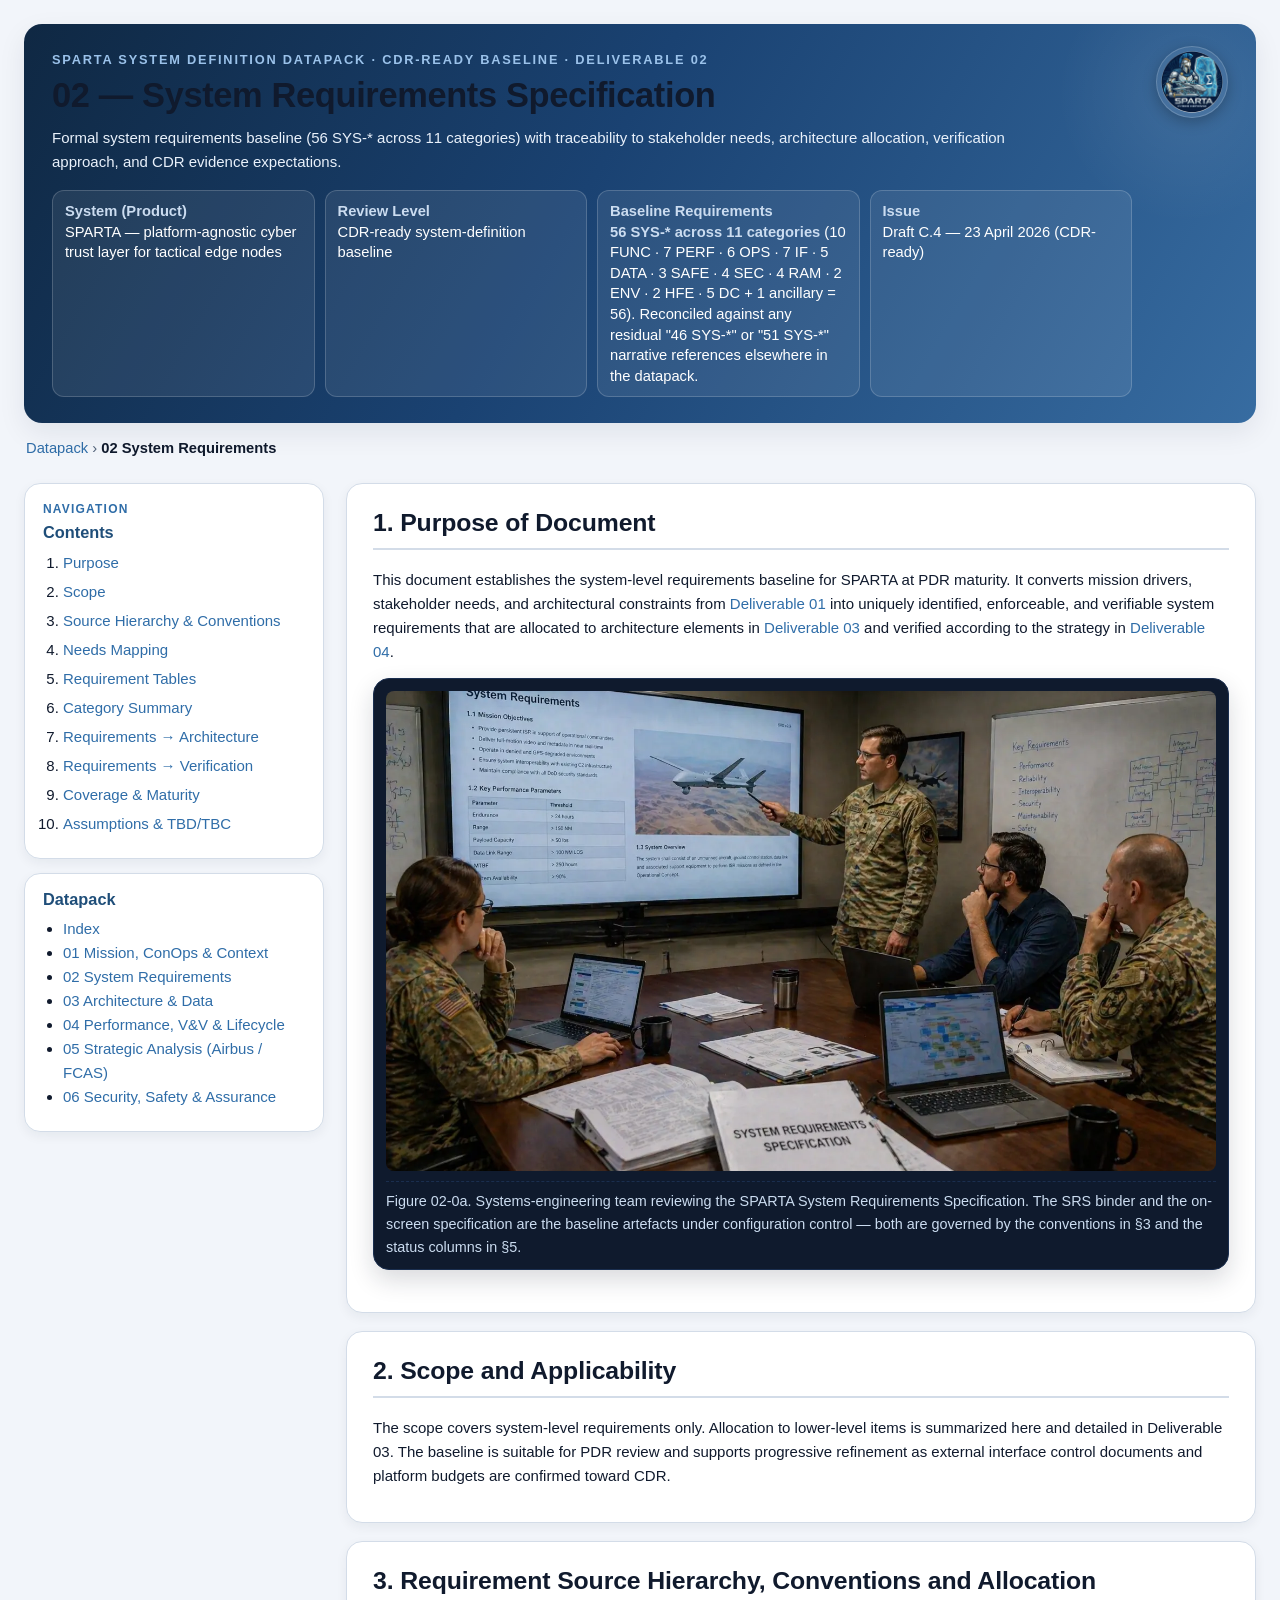
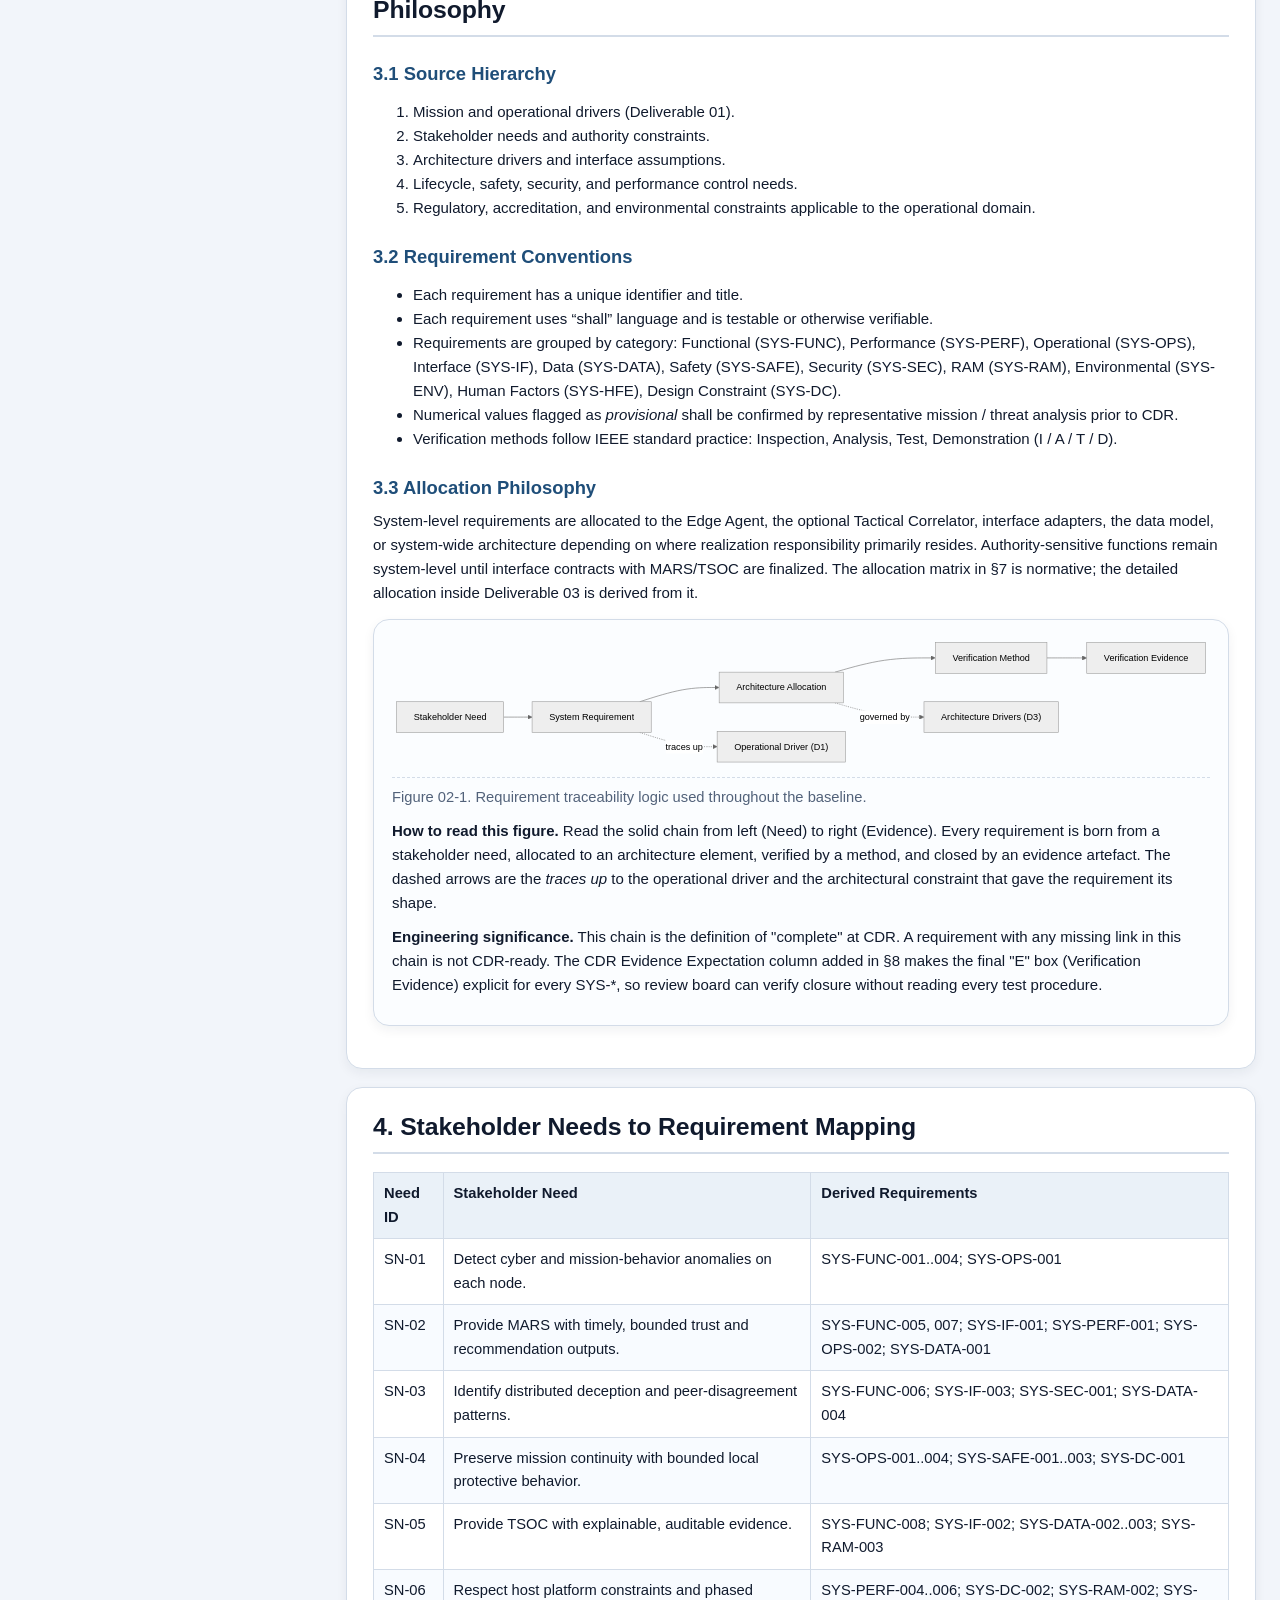
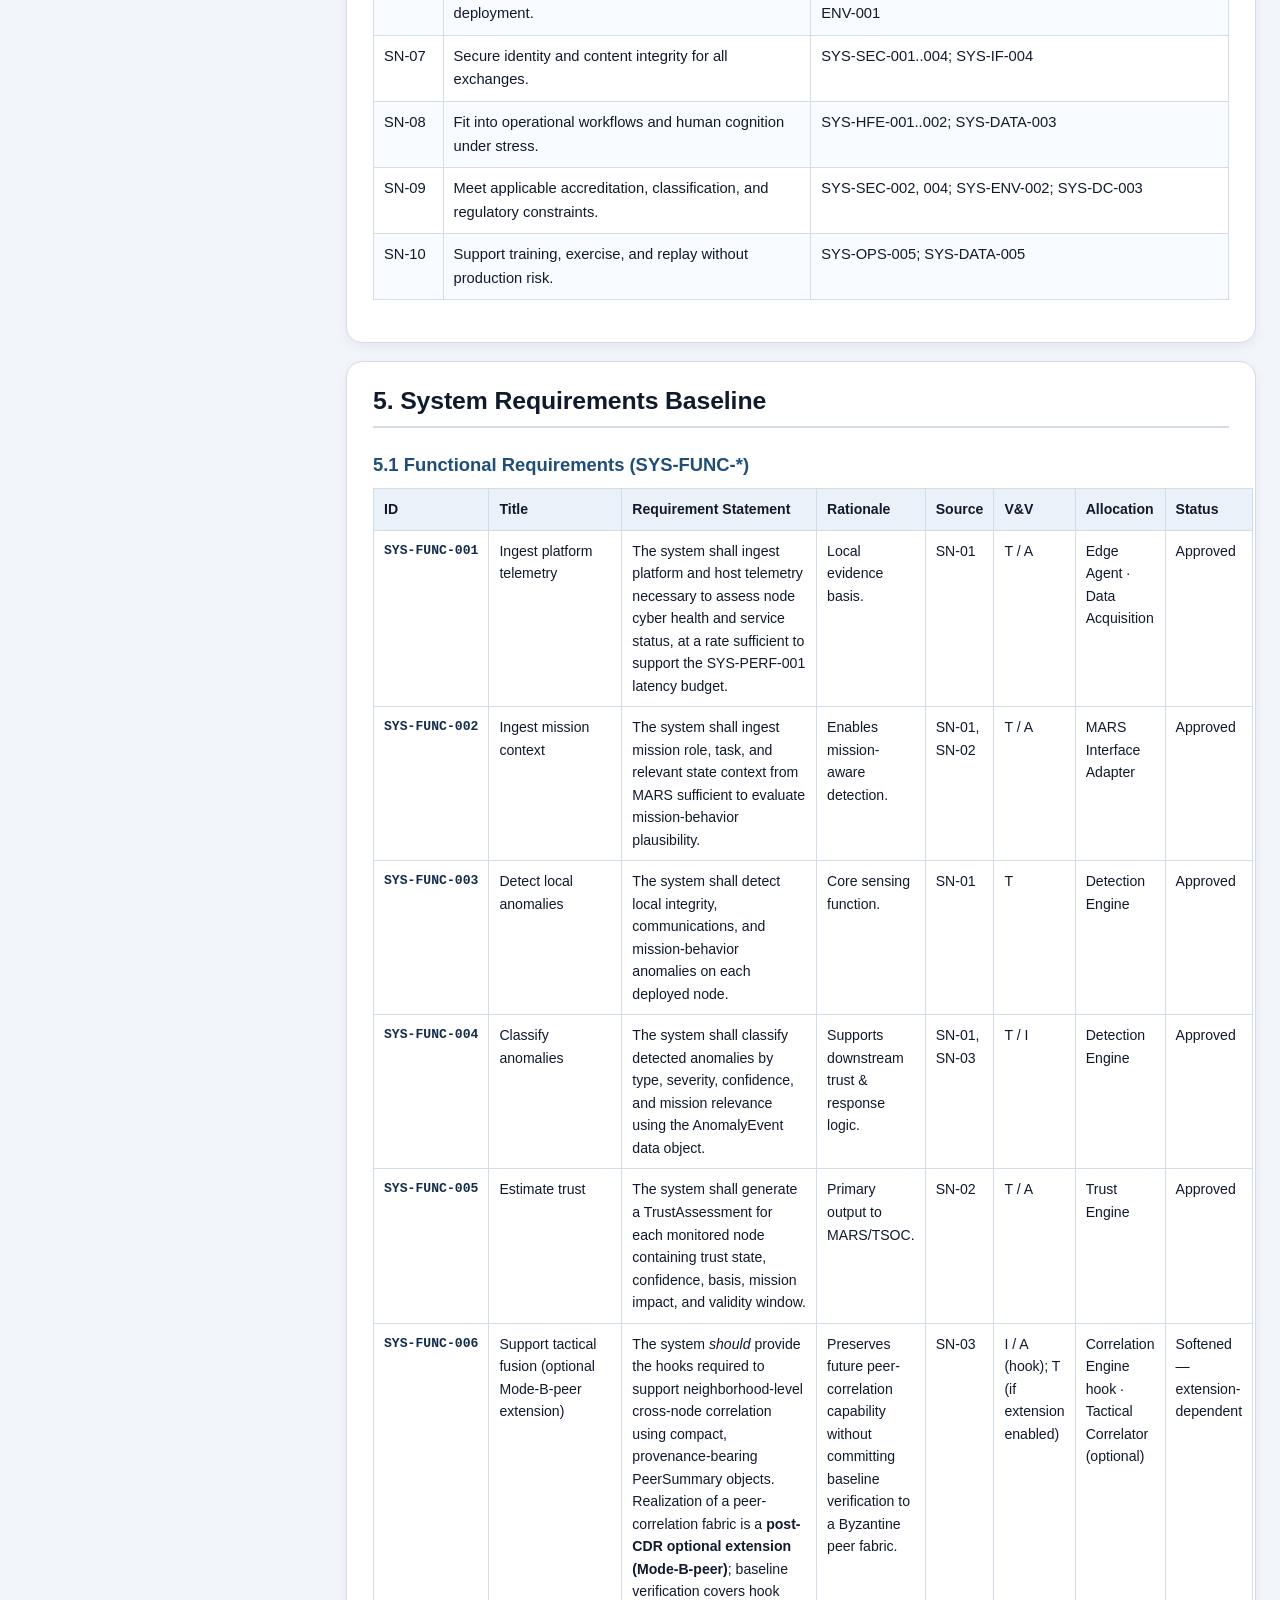
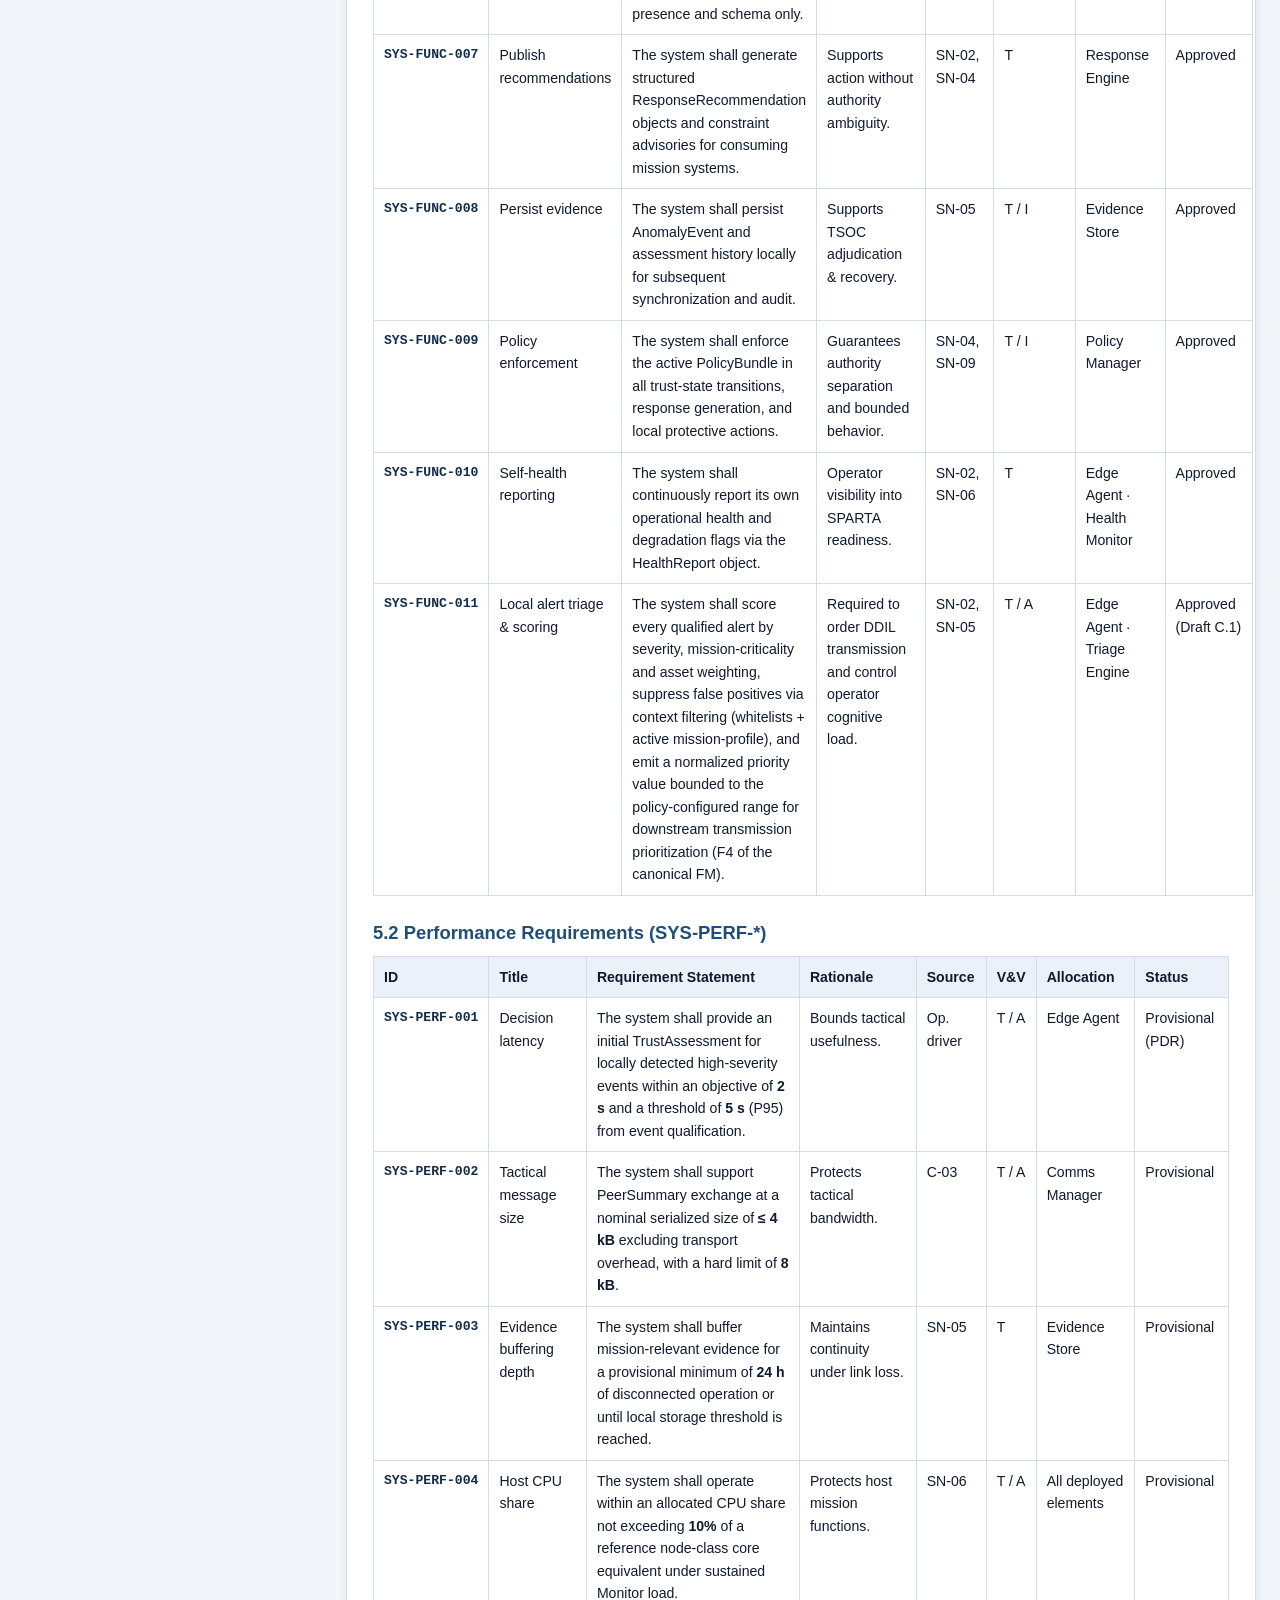
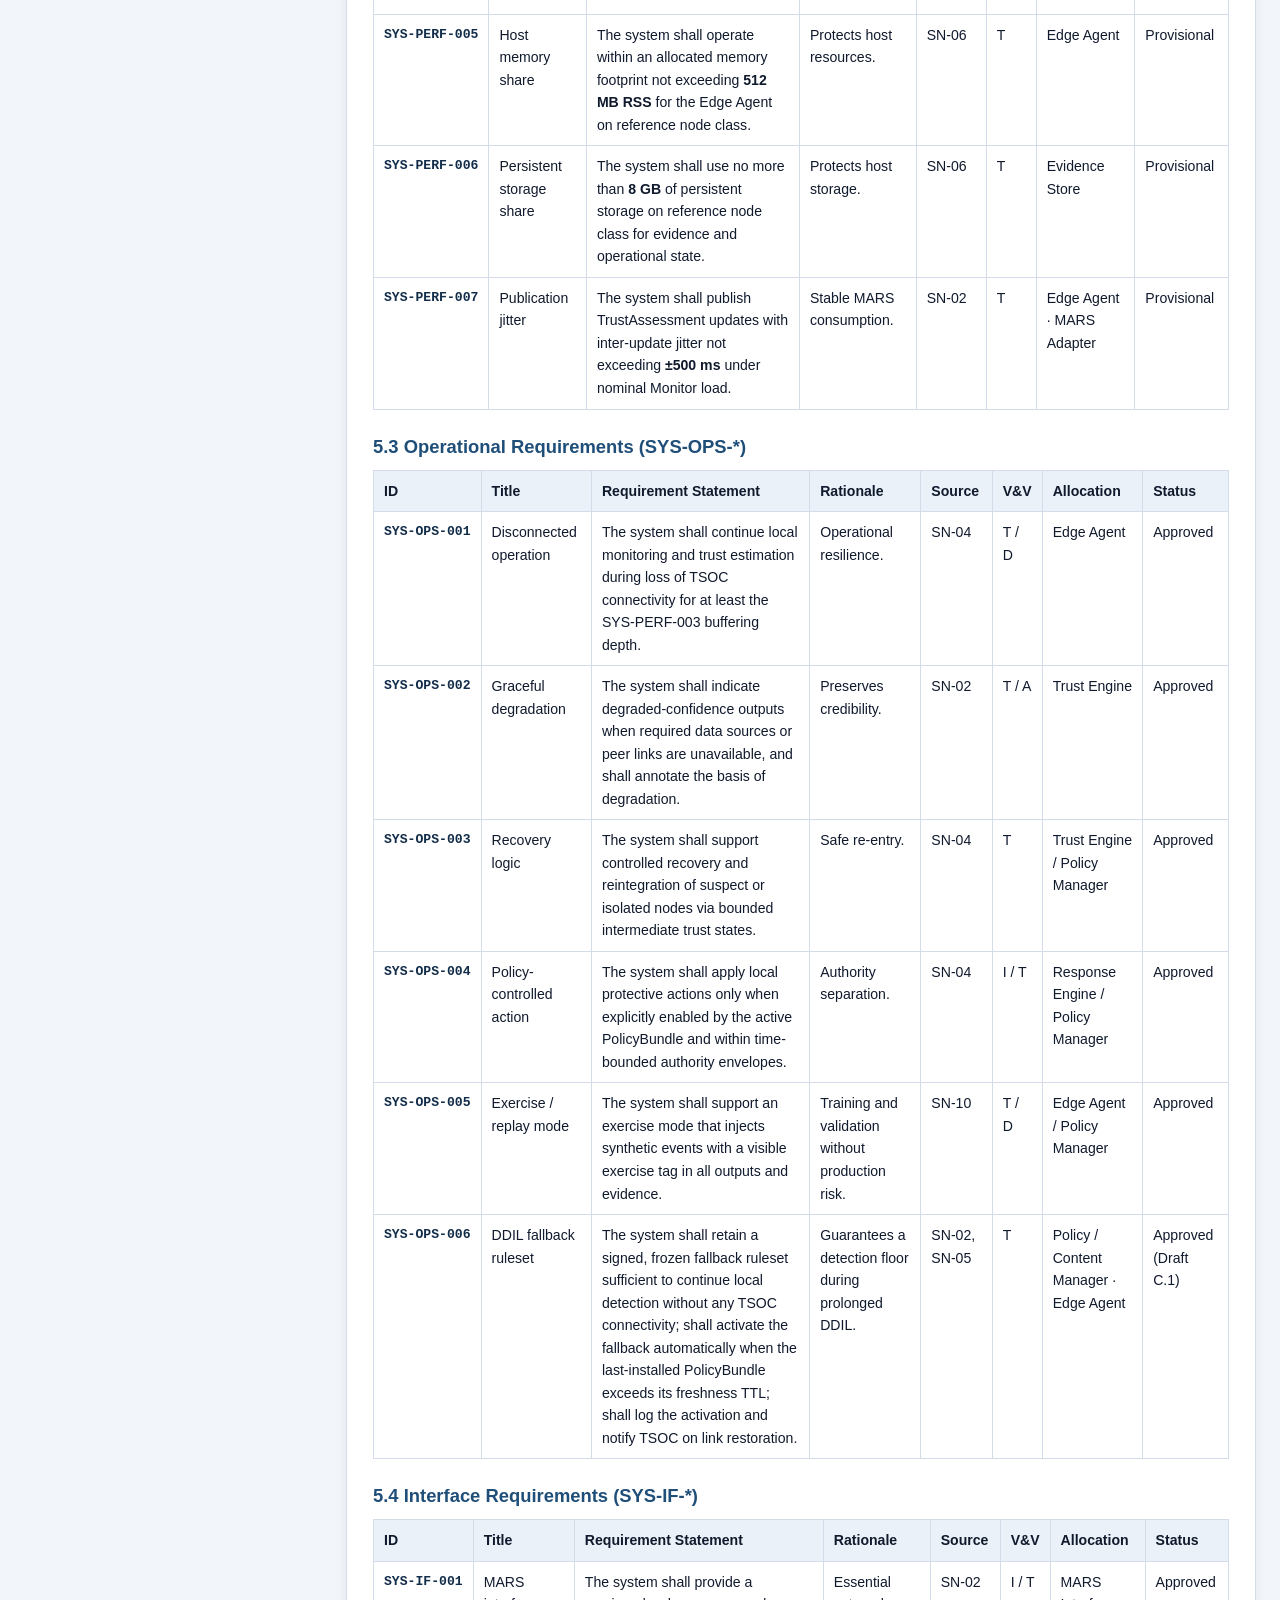
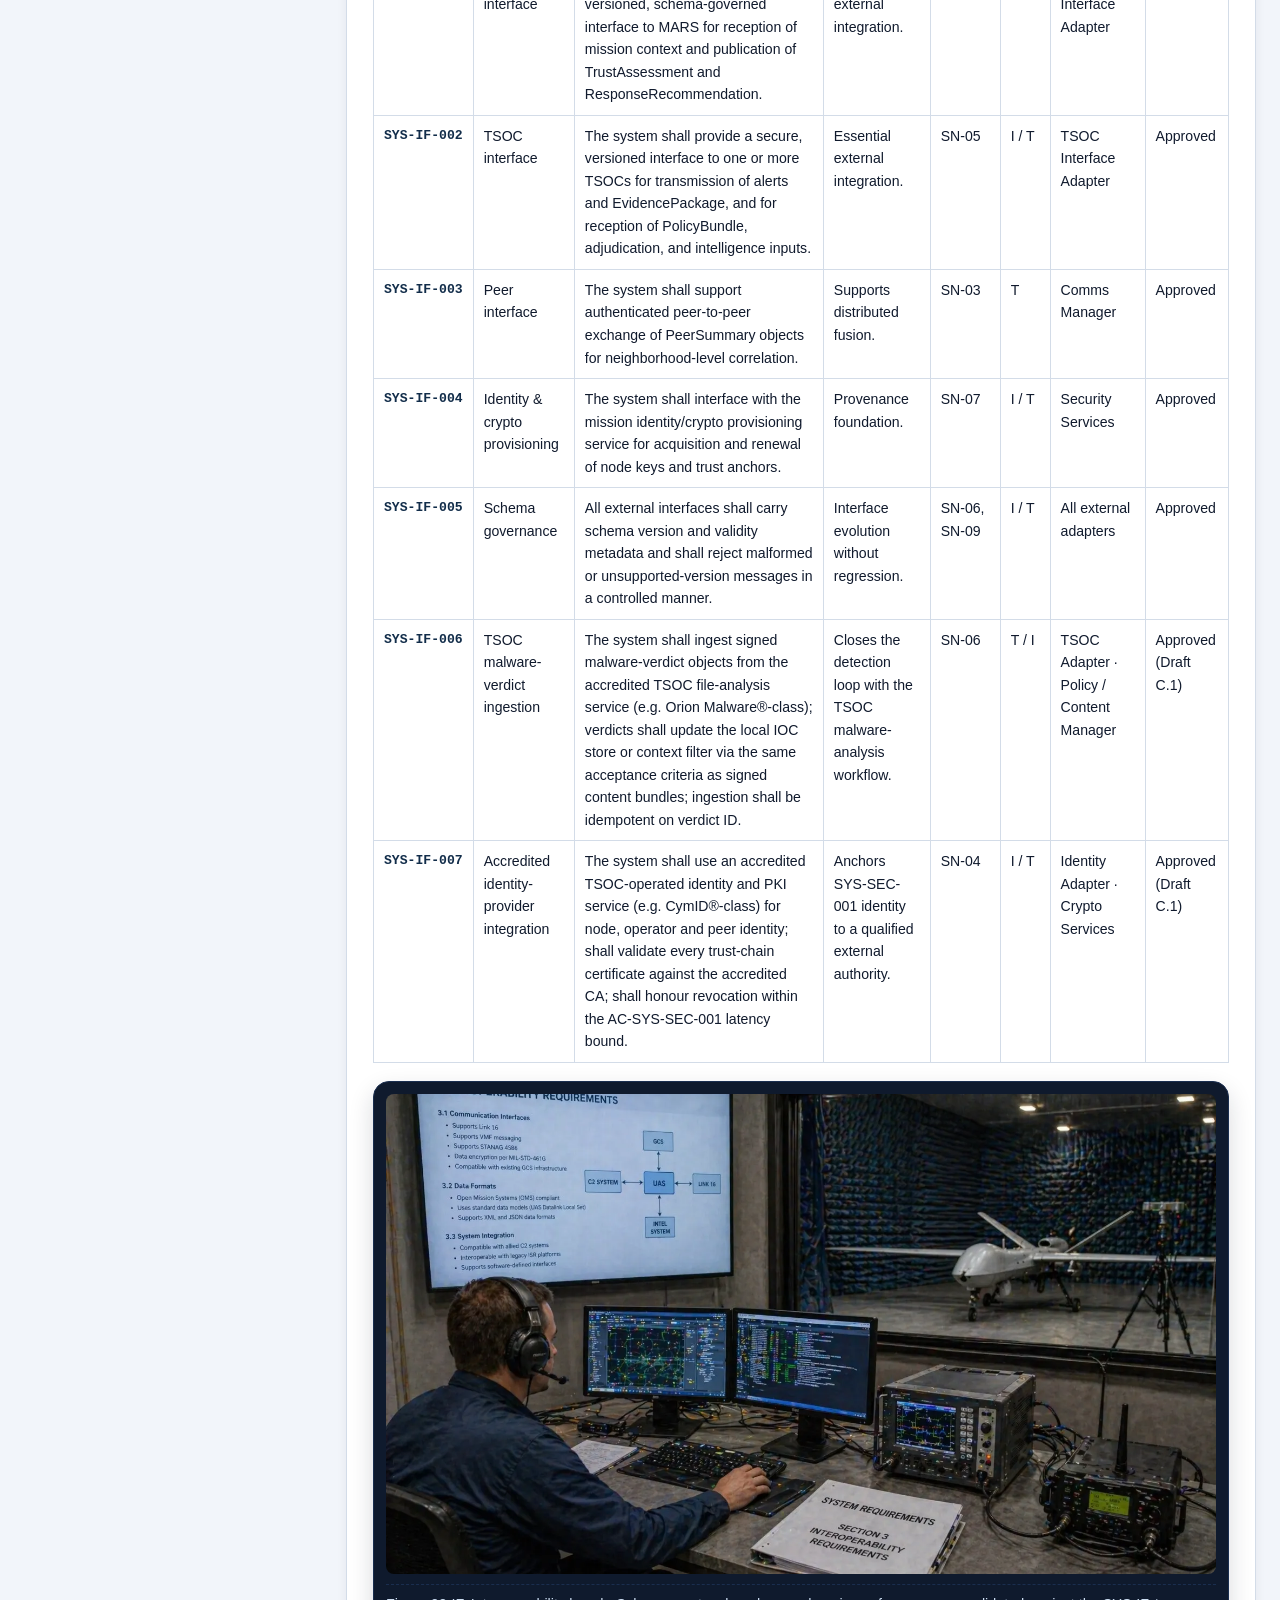
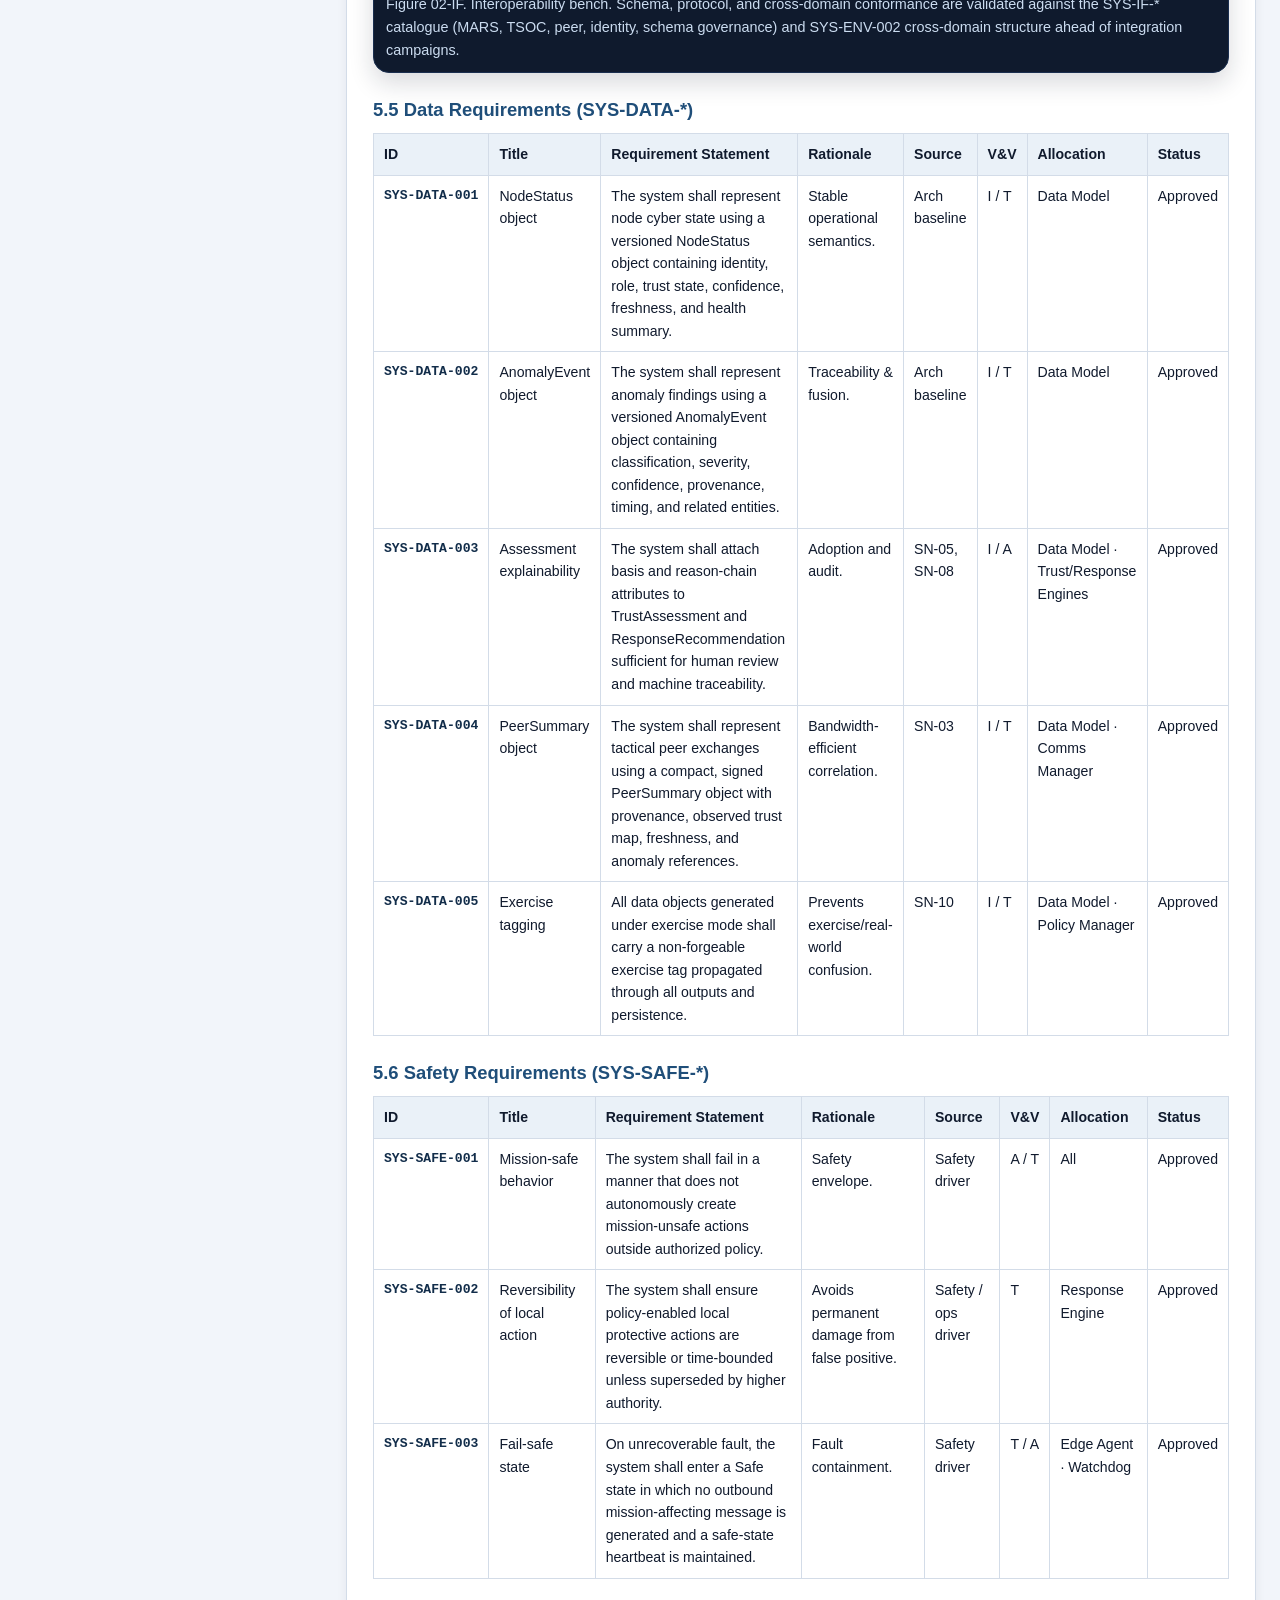
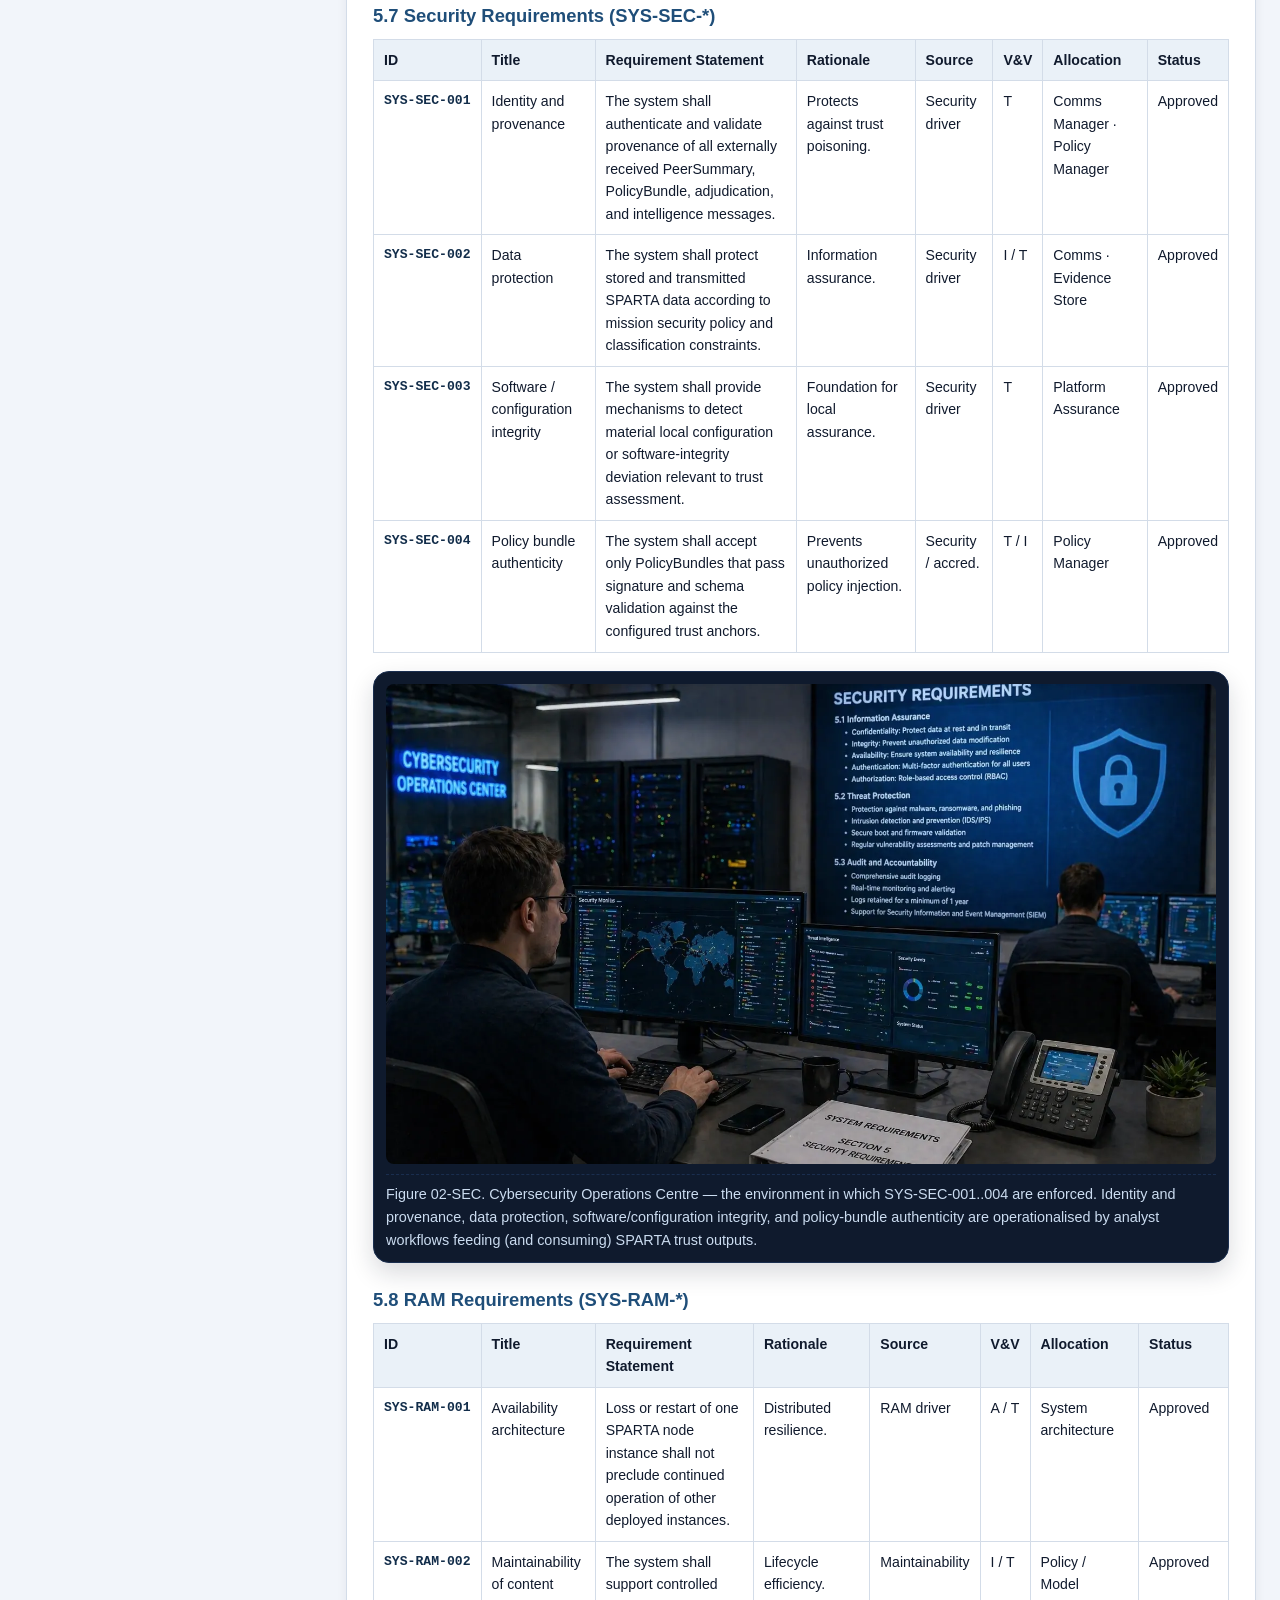
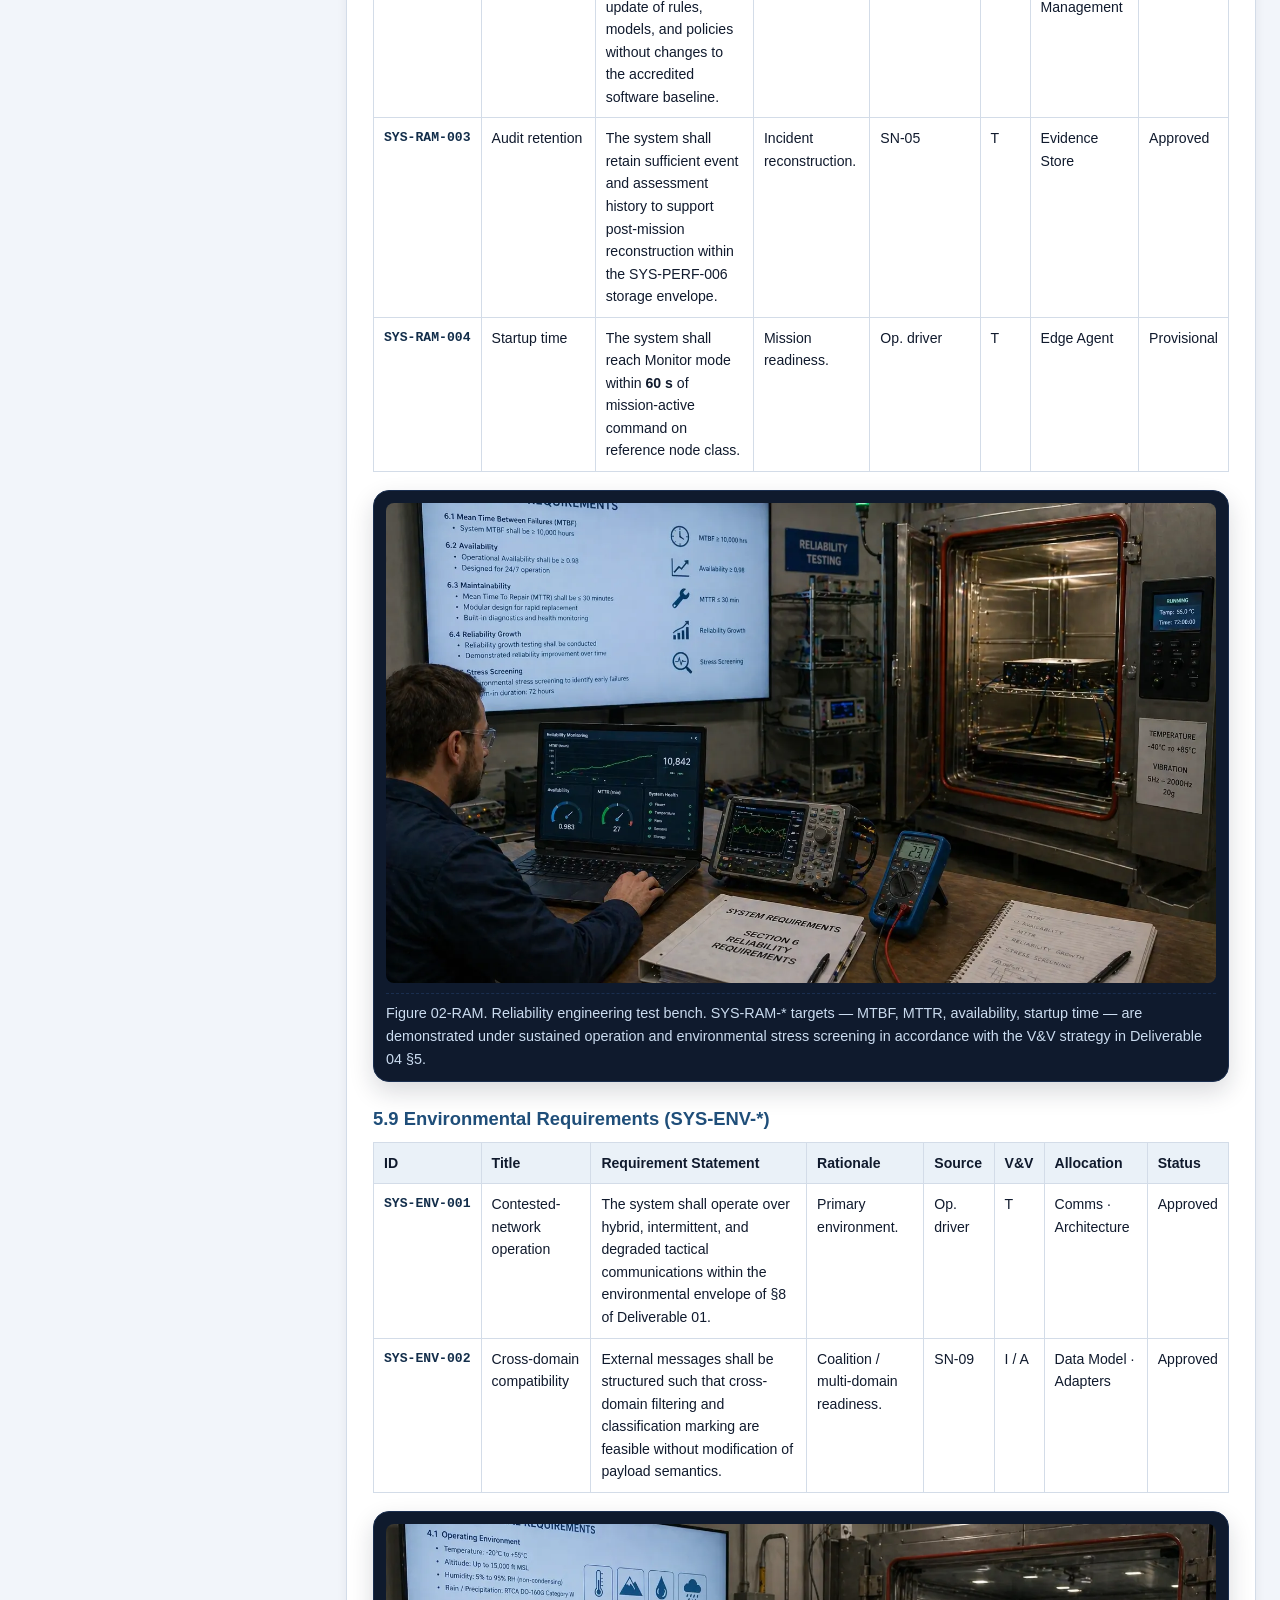
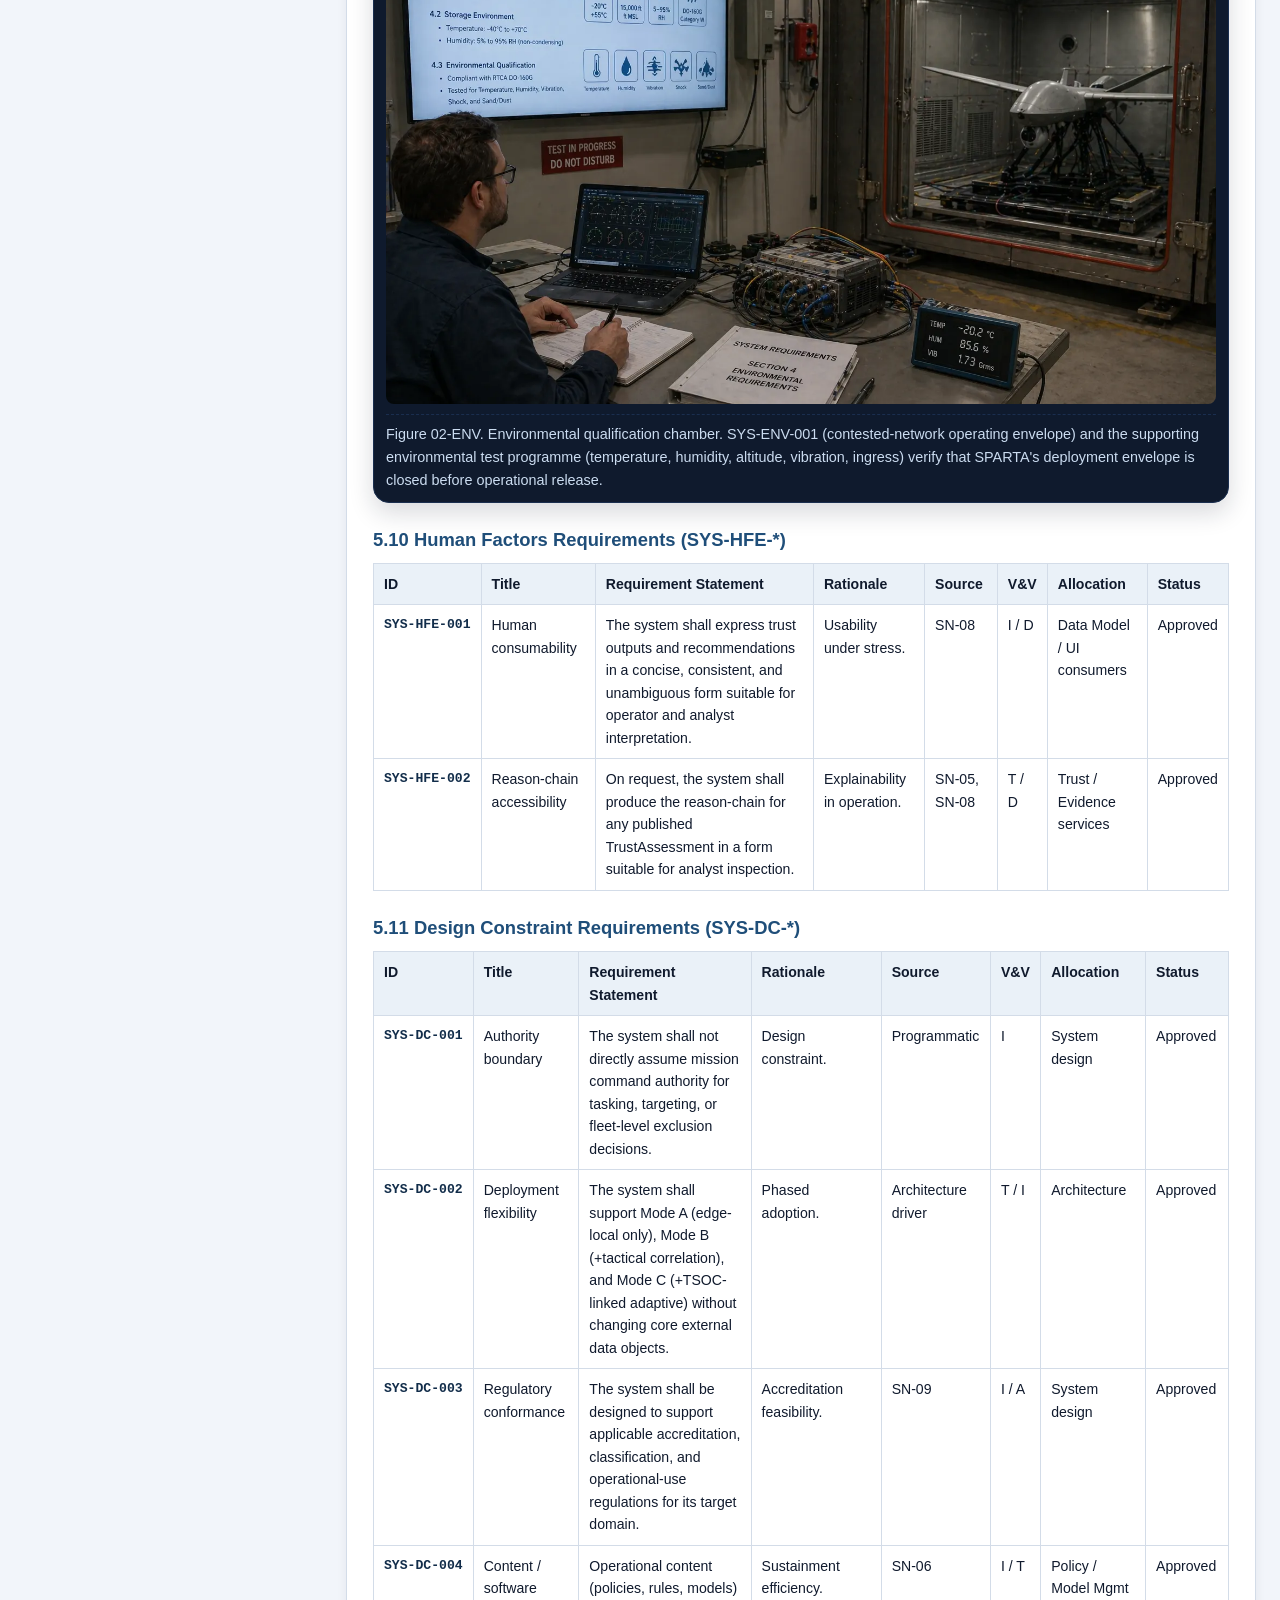
<file: SPARTA_system_definition_datapack/02_system_requirements.html>
<!DOCTYPE html><html lang="en"><head><title>SPARTA · 02 — System Requirements Specification</title><meta charset="UTF-8" /><meta name="viewport" content="width=device-width, initial-scale=1.0" /><link rel="stylesheet" href="style.css" /><link rel="icon" type="image/png" sizes="32x32" href="assets/sparta_logo_32.png" /><link rel="icon" type="image/png" sizes="64x64" href="assets/sparta_logo_64.png" /><link rel="apple-touch-icon" sizes="180x180" href="assets/sparta_logo_180.png" />
<script src="assets/mermaid.min.js" defer></script>
<script src="assets/sparta-init.js" defer></script>
</head><body><div class="page"><div class="topbar"><div class="logo-mark" aria-hidden="true" title="SPARTA Cyber Defense"><img src="assets/sparta_logo.webp" alt="" /></div><div class="kicker">SPARTA System Definition Datapack · CDR-Ready Baseline · Deliverable 02</div><h1>02 — System Requirements Specification</h1><div class="subtitle">Formal system requirements baseline (56 SYS-* across 11 categories) with traceability to stakeholder needs, architecture allocation, verification approach, and CDR evidence expectations.</div><div class="doc-meta"><div class="item"><strong>System (Product)</strong><br>SPARTA — platform-agnostic cyber trust layer for tactical edge nodes</div><div class="item"><strong>Review Level</strong><br>CDR-ready system-definition baseline</div><div class="item"><strong>Baseline Requirements</strong><br><strong>56 SYS-* across 11 categories</strong> (10 FUNC · 7 PERF · 6 OPS · 7 IF · 5 DATA · 3 SAFE · 4 SEC · 4 RAM · 2 ENV · 2 HFE · 5 DC + 1 ancillary = 56). Reconciled against any residual "46 SYS-*" or "51 SYS-*" narrative references elsewhere in the datapack.</div><div class="item"><strong>Issue</strong><br>Draft C.4 — 23 April 2026 (CDR-ready)</div></div></div><div class="breadcrumbs"><a href="index.html">Datapack</a> › <strong>02 System Requirements</strong></div><div class="layout"><aside class="sidebar"><div class="panel toc"><div class="kicker">Navigation</div><h3>Contents</h3><ol><li><a href="#purpose">Purpose</a></li><li><a href="#scope">Scope</a></li><li><a href="#conventions">Source Hierarchy &amp; Conventions</a></li><li><a href="#stakeholder-needs">Needs Mapping</a></li><li><a href="#req-tables">Requirement Tables</a></li><li><a href="#classification">Category Summary</a></li><li><a href="#arch-trace">Requirements → Architecture</a></li><li><a href="#verification-trace">Requirements → Verification</a></li><li><a href="#coverage">Coverage &amp; Maturity</a></li><li><a href="#assumptions-tbd">Assumptions &amp; TBD/TBC</a></li></ol></div><div class="panel"><h3>Datapack</h3><ul><li><a href="index.html">Index</a></li><li><a href="01_mission_conops_context.html">01 Mission, ConOps &amp; Context</a></li><li><a href="02_system_requirements.html">02 System Requirements</a></li><li><a href="03_architecture_data_definition.html">03 Architecture &amp; Data</a></li><li><a href="04_performance_vnv_lifecycle.html">04 Performance, V&amp;V &amp; Lifecycle</a></li><li><a href="05_strategic_analysis_airbus_fcas.html">05 Strategic Analysis (Airbus / FCAS)</a></li><li><a href="06_security_safety_assurance.html">06 Security, Safety &amp; Assurance</a></li>
</ul></div></aside><main class="content"><section id="purpose"><h2>1. Purpose of Document</h2><p>This document establishes the system-level requirements baseline for SPARTA at PDR maturity. It converts mission drivers, stakeholder needs, and architectural constraints from <a href="01_mission_conops_context.html">Deliverable 01</a> into uniquely identified, enforceable, and verifiable system requirements that are allocated to architecture elements in <a href="03_architecture_data_definition.html">Deliverable 03</a> and verified according to the strategy in <a href="04_performance_vnv_lifecycle.html">Deliverable 04</a>.</p><figure class="figure photo-figure"><img src="assets/photo_srs_review.webp"
alt="Systems-engineering team in a conference room reviewing the System Requirements Specification. A large display shows mission objectives and key performance parameters; printed SRS binders lie open on the table."
loading="lazy"/><div class="caption">Figure 02-0a. Systems-engineering team reviewing the SPARTA System Requirements Specification. The SRS binder and the on-screen specification are the baseline artefacts under configuration control — both are governed by the conventions in §3 and the status columns in §5.</div></figure></section><section id="scope"><h2>2. Scope and Applicability</h2><p>The scope covers system-level requirements only. Allocation to lower-level items is summarized here and detailed in Deliverable 03. The baseline is suitable for PDR review and supports progressive refinement as external interface control documents and platform budgets are confirmed toward CDR.</p></section><section id="conventions"><h2>3. Requirement Source Hierarchy, Conventions and Allocation Philosophy</h2><h3>3.1 Source Hierarchy</h3><ol><li>Mission and operational drivers (Deliverable 01).</li><li>Stakeholder needs and authority constraints.</li><li>Architecture drivers and interface assumptions.</li><li>Lifecycle, safety, security, and performance control needs.</li><li>Regulatory, accreditation, and environmental constraints applicable to the operational domain.</li></ol><h3>3.2 Requirement Conventions</h3><ul><li>Each requirement has a unique identifier and title.</li><li>Each requirement uses “shall” language and is testable or otherwise verifiable.</li><li>Requirements are grouped by category: Functional (SYS-FUNC), Performance (SYS-PERF), Operational (SYS-OPS), Interface (SYS-IF), Data (SYS-DATA), Safety (SYS-SAFE), Security (SYS-SEC), RAM (SYS-RAM), Environmental (SYS-ENV), Human Factors (SYS-HFE), Design Constraint (SYS-DC).</li><li>Numerical values flagged as <em>provisional</em> shall be confirmed by representative mission / threat analysis prior to CDR.</li><li>Verification methods follow IEEE standard practice: Inspection, Analysis, Test, Demonstration (I / A / T / D).</li></ul><h3>3.3 Allocation Philosophy</h3><p>System-level requirements are allocated to the Edge Agent, the optional Tactical Correlator, interface adapters, the data model, or system-wide architecture depending on where realization responsibility primarily resides. Authority-sensitive functions remain system-level until interface contracts with MARS/TSOC are finalized. The allocation matrix in §7 is normative; the detailed allocation inside Deliverable 03 is derived from it.</p><div class="figure"><div class="mermaid">
flowchart LR
N["Stakeholder Need"] --> R["System Requirement"]
R --> A["Architecture Allocation"]
A --> V["Verification Method"]
V --> E["Verification Evidence"]
R -.traces up.-> Op["Operational Driver (D1)"]
A -.governed by.-> Arch["Architecture Drivers (D3)"]
</div><div class="caption">Figure 02-1. Requirement traceability logic used throughout the baseline.</div>
<p><strong>How to read this figure.</strong> Read the solid chain from left (Need) to right (Evidence). Every requirement is born from a stakeholder need, allocated to an architecture element, verified by a method, and closed by an evidence artefact. The dashed arrows are the <em>traces up</em> to the operational driver and the architectural constraint that gave the requirement its shape.</p>
<p><strong>Engineering significance.</strong> This chain is the definition of "complete" at CDR. A requirement with any missing link in this chain is not CDR-ready. The CDR Evidence Expectation column added in §8 makes the final "E" box (Verification Evidence) explicit for every SYS-*, so review board can verify closure without reading every test procedure.</p></div></section><section id="stakeholder-needs"><h2>4. Stakeholder Needs to Requirement Mapping</h2><table class="trace-table" id="need-trace"><thead><tr><th>Need ID</th><th>Stakeholder Need</th><th>Derived Requirements</th></tr></thead><tbody><tr><td>SN-01</td><td>Detect cyber and mission-behavior anomalies on each node.</td><td>SYS-FUNC-001..004; SYS-OPS-001</td></tr><tr><td>SN-02</td><td>Provide MARS with timely, bounded trust and recommendation outputs.</td><td>SYS-FUNC-005, 007; SYS-IF-001; SYS-PERF-001; SYS-OPS-002; SYS-DATA-001</td></tr><tr><td>SN-03</td><td>Identify distributed deception and peer-disagreement patterns.</td><td>SYS-FUNC-006; SYS-IF-003; SYS-SEC-001; SYS-DATA-004</td></tr><tr><td>SN-04</td><td>Preserve mission continuity with bounded local protective behavior.</td><td>SYS-OPS-001..004; SYS-SAFE-001..003; SYS-DC-001</td></tr><tr><td>SN-05</td><td>Provide TSOC with explainable, auditable evidence.</td><td>SYS-FUNC-008; SYS-IF-002; SYS-DATA-002..003; SYS-RAM-003</td></tr><tr><td>SN-06</td><td>Respect host platform constraints and phased deployment.</td><td>SYS-PERF-004..006; SYS-DC-002; SYS-RAM-002; SYS-ENV-001</td></tr><tr><td>SN-07</td><td>Secure identity and content integrity for all exchanges.</td><td>SYS-SEC-001..004; SYS-IF-004</td></tr><tr><td>SN-08</td><td>Fit into operational workflows and human cognition under stress.</td><td>SYS-HFE-001..002; SYS-DATA-003</td></tr><tr><td>SN-09</td><td>Meet applicable accreditation, classification, and regulatory constraints.</td><td>SYS-SEC-002, 004; SYS-ENV-002; SYS-DC-003</td></tr><tr><td>SN-10</td><td>Support training, exercise, and replay without production risk.</td><td>SYS-OPS-005; SYS-DATA-005</td></tr></tbody></table></section><section id="req-tables"><h2>5. System Requirements Baseline</h2><h3>5.1 Functional Requirements (SYS-FUNC-*)</h3><table class="req-table"><thead><tr><th>ID</th><th>Title</th><th>Requirement Statement</th><th>Rationale</th><th>Source</th><th>V&amp;V</th><th>Allocation</th><th>Status</th></tr></thead><tbody><tr><td>SYS-FUNC-001</td><td>Ingest platform telemetry</td><td>The system shall ingest platform and host telemetry necessary to assess node cyber health and service status, at a rate sufficient to support the SYS-PERF-001 latency budget.</td><td>Local evidence basis.</td><td>SN-01</td><td>T / A</td><td>Edge Agent · Data Acquisition</td><td>Approved</td></tr><tr><td>SYS-FUNC-002</td><td>Ingest mission context</td><td>The system shall ingest mission role, task, and relevant state context from MARS sufficient to evaluate mission-behavior plausibility.</td><td>Enables mission-aware detection.</td><td>SN-01, SN-02</td><td>T / A</td><td>MARS Interface Adapter</td><td>Approved</td></tr><tr><td>SYS-FUNC-003</td><td>Detect local anomalies</td><td>The system shall detect local integrity, communications, and mission-behavior anomalies on each deployed node.</td><td>Core sensing function.</td><td>SN-01</td><td>T</td><td>Detection Engine</td><td>Approved</td></tr><tr><td>SYS-FUNC-004</td><td>Classify anomalies</td><td>The system shall classify detected anomalies by type, severity, confidence, and mission relevance using the AnomalyEvent data object.</td><td>Supports downstream trust &amp; response logic.</td><td>SN-01, SN-03</td><td>T / I</td><td>Detection Engine</td><td>Approved</td></tr><tr><td>SYS-FUNC-005</td><td>Estimate trust</td><td>The system shall generate a TrustAssessment for each monitored node containing trust state, confidence, basis, mission impact, and validity window.</td><td>Primary output to MARS/TSOC.</td><td>SN-02</td><td>T / A</td><td>Trust Engine</td><td>Approved</td></tr><tr><td>SYS-FUNC-006</td><td>Support tactical fusion (optional Mode-B-peer extension)</td><td>The system <em>should</em> provide the hooks required to support neighborhood-level cross-node correlation using compact, provenance-bearing PeerSummary objects. Realization of a peer-correlation fabric is a <strong>post-CDR optional extension (Mode-B-peer)</strong>; baseline verification covers hook presence and schema only.</td><td>Preserves future peer-correlation capability without committing baseline verification to a Byzantine peer fabric.</td><td>SN-03</td><td>I / A (hook); T (if extension enabled)</td><td>Correlation Engine hook · Tactical Correlator (optional)</td><td>Softened — extension-dependent</td></tr><tr><td>SYS-FUNC-007</td><td>Publish recommendations</td><td>The system shall generate structured ResponseRecommendation objects and constraint advisories for consuming mission systems.</td><td>Supports action without authority ambiguity.</td><td>SN-02, SN-04</td><td>T</td><td>Response Engine</td><td>Approved</td></tr><tr><td>SYS-FUNC-008</td><td>Persist evidence</td><td>The system shall persist AnomalyEvent and assessment history locally for subsequent synchronization and audit.</td><td>Supports TSOC adjudication &amp; recovery.</td><td>SN-05</td><td>T / I</td><td>Evidence Store</td><td>Approved</td></tr><tr><td>SYS-FUNC-009</td><td>Policy enforcement</td><td>The system shall enforce the active PolicyBundle in all trust-state transitions, response generation, and local protective actions.</td><td>Guarantees authority separation and bounded behavior.</td><td>SN-04, SN-09</td><td>T / I</td><td>Policy Manager</td><td>Approved</td></tr><tr><td>SYS-FUNC-010</td><td>Self-health reporting</td><td>The system shall continuously report its own operational health and degradation flags via the HealthReport object.</td><td>Operator visibility into SPARTA readiness.</td><td>SN-02, SN-06</td><td>T</td><td>Edge Agent · Health Monitor</td><td>Approved</td></tr><tr><td>SYS-FUNC-011</td><td>Local alert triage &amp; scoring</td><td>The system shall score every qualified alert by severity, mission-criticality and asset weighting, suppress false positives via context filtering (whitelists + active mission-profile), and emit a normalized priority value bounded to the policy-configured range for downstream transmission prioritization (F4 of the canonical FM).</td><td>Required to order DDIL transmission and control operator cognitive load.</td><td>SN-02, SN-05</td><td>T / A</td><td>Edge Agent · Triage Engine</td><td>Approved (Draft C.1)</td></tr></tbody></table><h3>5.2 Performance Requirements (SYS-PERF-*)</h3><table class="req-table"><thead><tr><th>ID</th><th>Title</th><th>Requirement Statement</th><th>Rationale</th><th>Source</th><th>V&amp;V</th><th>Allocation</th><th>Status</th></tr></thead><tbody><tr><td>SYS-PERF-001</td><td>Decision latency</td><td>The system shall provide an initial TrustAssessment for locally detected high-severity events within an objective of <strong>2 s</strong> and a threshold of <strong>5 s</strong> (P95) from event qualification.</td><td>Bounds tactical usefulness.</td><td>Op. driver</td><td>T / A</td><td>Edge Agent</td><td>Provisional (PDR)</td></tr><tr><td>SYS-PERF-002</td><td>Tactical message size</td><td>The system shall support PeerSummary exchange at a nominal serialized size of <strong>≤ 4 kB</strong> excluding transport overhead, with a hard limit of <strong>8 kB</strong>.</td><td>Protects tactical bandwidth.</td><td>C-03</td><td>T / A</td><td>Comms Manager</td><td>Provisional</td></tr><tr><td>SYS-PERF-003</td><td>Evidence buffering depth</td><td>The system shall buffer mission-relevant evidence for a provisional minimum of <strong>24 h</strong> of disconnected operation or until local storage threshold is reached.</td><td>Maintains continuity under link loss.</td><td>SN-05</td><td>T</td><td>Evidence Store</td><td>Provisional</td></tr><tr><td>SYS-PERF-004</td><td>Host CPU share</td><td>The system shall operate within an allocated CPU share not exceeding <strong>10%</strong> of a reference node-class core equivalent under sustained Monitor load.</td><td>Protects host mission functions.</td><td>SN-06</td><td>T / A</td><td>All deployed elements</td><td>Provisional</td></tr><tr><td>SYS-PERF-005</td><td>Host memory share</td><td>The system shall operate within an allocated memory footprint not exceeding <strong>512 MB RSS</strong> for the Edge Agent on reference node class.</td><td>Protects host resources.</td><td>SN-06</td><td>T</td><td>Edge Agent</td><td>Provisional</td></tr><tr><td>SYS-PERF-006</td><td>Persistent storage share</td><td>The system shall use no more than <strong>8 GB</strong> of persistent storage on reference node class for evidence and operational state.</td><td>Protects host storage.</td><td>SN-06</td><td>T</td><td>Evidence Store</td><td>Provisional</td></tr><tr><td>SYS-PERF-007</td><td>Publication jitter</td><td>The system shall publish TrustAssessment updates with inter-update jitter not exceeding <strong>±500 ms</strong> under nominal Monitor load.</td><td>Stable MARS consumption.</td><td>SN-02</td><td>T</td><td>Edge Agent · MARS Adapter</td><td>Provisional</td></tr></tbody></table><h3>5.3 Operational Requirements (SYS-OPS-*)</h3><table class="req-table"><thead><tr><th>ID</th><th>Title</th><th>Requirement Statement</th><th>Rationale</th><th>Source</th><th>V&amp;V</th><th>Allocation</th><th>Status</th></tr></thead><tbody><tr><td>SYS-OPS-001</td><td>Disconnected operation</td><td>The system shall continue local monitoring and trust estimation during loss of TSOC connectivity for at least the SYS-PERF-003 buffering depth.</td><td>Operational resilience.</td><td>SN-04</td><td>T / D</td><td>Edge Agent</td><td>Approved</td></tr><tr><td>SYS-OPS-002</td><td>Graceful degradation</td><td>The system shall indicate degraded-confidence outputs when required data sources or peer links are unavailable, and shall annotate the basis of degradation.</td><td>Preserves credibility.</td><td>SN-02</td><td>T / A</td><td>Trust Engine</td><td>Approved</td></tr><tr><td>SYS-OPS-003</td><td>Recovery logic</td><td>The system shall support controlled recovery and reintegration of suspect or isolated nodes via bounded intermediate trust states.</td><td>Safe re-entry.</td><td>SN-04</td><td>T</td><td>Trust Engine / Policy Manager</td><td>Approved</td></tr><tr><td>SYS-OPS-004</td><td>Policy-controlled action</td><td>The system shall apply local protective actions only when explicitly enabled by the active PolicyBundle and within time-bounded authority envelopes.</td><td>Authority separation.</td><td>SN-04</td><td>I / T</td><td>Response Engine / Policy Manager</td><td>Approved</td></tr><tr><td>SYS-OPS-005</td><td>Exercise / replay mode</td><td>The system shall support an exercise mode that injects synthetic events with a visible exercise tag in all outputs and evidence.</td><td>Training and validation without production risk.</td><td>SN-10</td><td>T / D</td><td>Edge Agent / Policy Manager</td><td>Approved</td></tr><tr><td>SYS-OPS-006</td><td>DDIL fallback ruleset</td><td>The system shall retain a signed, frozen fallback ruleset sufficient to continue local detection without any TSOC connectivity; shall activate the fallback automatically when the last-installed PolicyBundle exceeds its freshness TTL; shall log the activation and notify TSOC on link restoration.</td><td>Guarantees a detection floor during prolonged DDIL.</td><td>SN-02, SN-05</td><td>T</td><td>Policy / Content Manager · Edge Agent</td><td>Approved (Draft C.1)</td></tr></tbody></table><h3>5.4 Interface Requirements (SYS-IF-*)</h3><table class="req-table"><thead><tr><th>ID</th><th>Title</th><th>Requirement Statement</th><th>Rationale</th><th>Source</th><th>V&amp;V</th><th>Allocation</th><th>Status</th></tr></thead><tbody><tr><td>SYS-IF-001</td><td>MARS interface</td><td>The system shall provide a versioned, schema-governed interface to MARS for reception of mission context and publication of TrustAssessment and ResponseRecommendation.</td><td>Essential external integration.</td><td>SN-02</td><td>I / T</td><td>MARS Interface Adapter</td><td>Approved</td></tr><tr><td>SYS-IF-002</td><td>TSOC interface</td><td>The system shall provide a secure, versioned interface to one or more TSOCs for transmission of alerts and EvidencePackage, and for reception of PolicyBundle, adjudication, and intelligence inputs.</td><td>Essential external integration.</td><td>SN-05</td><td>I / T</td><td>TSOC Interface Adapter</td><td>Approved</td></tr><tr><td>SYS-IF-003</td><td>Peer interface</td><td>The system shall support authenticated peer-to-peer exchange of PeerSummary objects for neighborhood-level correlation.</td><td>Supports distributed fusion.</td><td>SN-03</td><td>T</td><td>Comms Manager</td><td>Approved</td></tr><tr><td>SYS-IF-004</td><td>Identity &amp; crypto provisioning</td><td>The system shall interface with the mission identity/crypto provisioning service for acquisition and renewal of node keys and trust anchors.</td><td>Provenance foundation.</td><td>SN-07</td><td>I / T</td><td>Security Services</td><td>Approved</td></tr><tr><td>SYS-IF-005</td><td>Schema governance</td><td>All external interfaces shall carry schema version and validity metadata and shall reject malformed or unsupported-version messages in a controlled manner.</td><td>Interface evolution without regression.</td><td>SN-06, SN-09</td><td>I / T</td><td>All external adapters</td><td>Approved</td></tr><tr><td>SYS-IF-006</td><td>TSOC malware-verdict ingestion</td><td>The system shall ingest signed malware-verdict objects from the accredited TSOC file-analysis service (e.g. Orion Malware®-class); verdicts shall update the local IOC store or context filter via the same acceptance criteria as signed content bundles; ingestion shall be idempotent on verdict ID.</td><td>Closes the detection loop with the TSOC malware-analysis workflow.</td><td>SN-06</td><td>T / I</td><td>TSOC Adapter · Policy / Content Manager</td><td>Approved (Draft C.1)</td></tr><tr><td>SYS-IF-007</td><td>Accredited identity-provider integration</td><td>The system shall use an accredited TSOC-operated identity and PKI service (e.g. CymID®-class) for node, operator and peer identity; shall validate every trust-chain certificate against the accredited CA; shall honour revocation within the AC-SYS-SEC-001 latency bound.</td><td>Anchors SYS-SEC-001 identity to a qualified external authority.</td><td>SN-04</td><td>I / T</td><td>Identity Adapter · Crypto Services</td><td>Approved (Draft C.1)</td></tr></tbody></table><figure class="figure photo-figure"><img src="assets/photo_interop_bench.webp"
alt="Engineer at an interoperability bench with a projected INTEROPERABILITY REQUIREMENTS slide showing Link 16, VMF messaging, STANAG 4586, MIL-STD-461D references; a Predator-class drone is visible in the test chamber beyond the glass."
loading="lazy"/><div class="caption">Figure 02-IF. Interoperability bench. Schema, protocol, and cross-domain conformance are validated against the SYS-IF-* catalogue (MARS, TSOC, peer, identity, schema governance) and SYS-ENV-002 cross-domain structure ahead of integration campaigns.</div></figure><h3>5.5 Data Requirements (SYS-DATA-*)</h3><table class="req-table"><thead><tr><th>ID</th><th>Title</th><th>Requirement Statement</th><th>Rationale</th><th>Source</th><th>V&amp;V</th><th>Allocation</th><th>Status</th></tr></thead><tbody><tr><td>SYS-DATA-001</td><td>NodeStatus object</td><td>The system shall represent node cyber state using a versioned NodeStatus object containing identity, role, trust state, confidence, freshness, and health summary.</td><td>Stable operational semantics.</td><td>Arch baseline</td><td>I / T</td><td>Data Model</td><td>Approved</td></tr><tr><td>SYS-DATA-002</td><td>AnomalyEvent object</td><td>The system shall represent anomaly findings using a versioned AnomalyEvent object containing classification, severity, confidence, provenance, timing, and related entities.</td><td>Traceability &amp; fusion.</td><td>Arch baseline</td><td>I / T</td><td>Data Model</td><td>Approved</td></tr><tr><td>SYS-DATA-003</td><td>Assessment explainability</td><td>The system shall attach basis and reason-chain attributes to TrustAssessment and ResponseRecommendation sufficient for human review and machine traceability.</td><td>Adoption and audit.</td><td>SN-05, SN-08</td><td>I / A</td><td>Data Model · Trust/Response Engines</td><td>Approved</td></tr><tr><td>SYS-DATA-004</td><td>PeerSummary object</td><td>The system shall represent tactical peer exchanges using a compact, signed PeerSummary object with provenance, observed trust map, freshness, and anomaly references.</td><td>Bandwidth-efficient correlation.</td><td>SN-03</td><td>I / T</td><td>Data Model · Comms Manager</td><td>Approved</td></tr><tr><td>SYS-DATA-005</td><td>Exercise tagging</td><td>All data objects generated under exercise mode shall carry a non-forgeable exercise tag propagated through all outputs and persistence.</td><td>Prevents exercise/real-world confusion.</td><td>SN-10</td><td>I / T</td><td>Data Model · Policy Manager</td><td>Approved</td></tr></tbody></table><h3>5.6 Safety Requirements (SYS-SAFE-*)</h3><table class="req-table"><thead><tr><th>ID</th><th>Title</th><th>Requirement Statement</th><th>Rationale</th><th>Source</th><th>V&amp;V</th><th>Allocation</th><th>Status</th></tr></thead><tbody><tr><td>SYS-SAFE-001</td><td>Mission-safe behavior</td><td>The system shall fail in a manner that does not autonomously create mission-unsafe actions outside authorized policy.</td><td>Safety envelope.</td><td>Safety driver</td><td>A / T</td><td>All</td><td>Approved</td></tr><tr><td>SYS-SAFE-002</td><td>Reversibility of local action</td><td>The system shall ensure policy-enabled local protective actions are reversible or time-bounded unless superseded by higher authority.</td><td>Avoids permanent damage from false positive.</td><td>Safety / ops driver</td><td>T</td><td>Response Engine</td><td>Approved</td></tr><tr><td>SYS-SAFE-003</td><td>Fail-safe state</td><td>On unrecoverable fault, the system shall enter a Safe state in which no outbound mission-affecting message is generated and a safe-state heartbeat is maintained.</td><td>Fault containment.</td><td>Safety driver</td><td>T / A</td><td>Edge Agent · Watchdog</td><td>Approved</td></tr></tbody></table><h3>5.7 Security Requirements (SYS-SEC-*)</h3><table class="req-table"><thead><tr><th>ID</th><th>Title</th><th>Requirement Statement</th><th>Rationale</th><th>Source</th><th>V&amp;V</th><th>Allocation</th><th>Status</th></tr></thead><tbody><tr><td>SYS-SEC-001</td><td>Identity and provenance</td><td>The system shall authenticate and validate provenance of all externally received PeerSummary, PolicyBundle, adjudication, and intelligence messages.</td><td>Protects against trust poisoning.</td><td>Security driver</td><td>T</td><td>Comms Manager · Policy Manager</td><td>Approved</td></tr><tr><td>SYS-SEC-002</td><td>Data protection</td><td>The system shall protect stored and transmitted SPARTA data according to mission security policy and classification constraints.</td><td>Information assurance.</td><td>Security driver</td><td>I / T</td><td>Comms · Evidence Store</td><td>Approved</td></tr><tr><td>SYS-SEC-003</td><td>Software / configuration integrity</td><td>The system shall provide mechanisms to detect material local configuration or software-integrity deviation relevant to trust assessment.</td><td>Foundation for local assurance.</td><td>Security driver</td><td>T</td><td>Platform Assurance</td><td>Approved</td></tr><tr><td>SYS-SEC-004</td><td>Policy bundle authenticity</td><td>The system shall accept only PolicyBundles that pass signature and schema validation against the configured trust anchors.</td><td>Prevents unauthorized policy injection.</td><td>Security / accred.</td><td>T / I</td><td>Policy Manager</td><td>Approved</td></tr></tbody></table><figure class="figure photo-figure"><img src="assets/photo_security_soc.webp"
alt="Analysts inside a CYBERSECURITY OPERATIONS CENTER at terminals, with a wall screen titled SECURITY REQUIREMENTS listing Information Assurance, Threat Protection, and Audit & Accountability controls."
loading="lazy"/><div class="caption">Figure 02-SEC. Cybersecurity Operations Centre — the environment in which SYS-SEC-001..004 are enforced. Identity and provenance, data protection, software/configuration integrity, and policy-bundle authenticity are operationalised by analyst workflows feeding (and consuming) SPARTA trust outputs.</div></figure><h3>5.8 RAM Requirements (SYS-RAM-*)</h3><table class="req-table"><thead><tr><th>ID</th><th>Title</th><th>Requirement Statement</th><th>Rationale</th><th>Source</th><th>V&amp;V</th><th>Allocation</th><th>Status</th></tr></thead><tbody><tr><td>SYS-RAM-001</td><td>Availability architecture</td><td>Loss or restart of one SPARTA node instance shall not preclude continued operation of other deployed instances.</td><td>Distributed resilience.</td><td>RAM driver</td><td>A / T</td><td>System architecture</td><td>Approved</td></tr><tr><td>SYS-RAM-002</td><td>Maintainability of content</td><td>The system shall support controlled update of rules, models, and policies without changes to the accredited software baseline.</td><td>Lifecycle efficiency.</td><td>Maintainability</td><td>I / T</td><td>Policy / Model Management</td><td>Approved</td></tr><tr><td>SYS-RAM-003</td><td>Audit retention</td><td>The system shall retain sufficient event and assessment history to support post-mission reconstruction within the SYS-PERF-006 storage envelope.</td><td>Incident reconstruction.</td><td>SN-05</td><td>T</td><td>Evidence Store</td><td>Approved</td></tr><tr><td>SYS-RAM-004</td><td>Startup time</td><td>The system shall reach Monitor mode within <strong>60 s</strong> of mission-active command on reference node class.</td><td>Mission readiness.</td><td>Op. driver</td><td>T</td><td>Edge Agent</td><td>Provisional</td></tr></tbody></table><figure class="figure photo-figure"><img src="assets/photo_reliability_testing.webp"
alt="Reliability-engineering test bench with a wall screen showing RELIABILITY REQUIREMENTS including MTBF 10,000 hrs, availability 0.99, MTTR 30 min; the reliability-growth environmental chamber is visible on the right."
loading="lazy"/><div class="caption">Figure 02-RAM. Reliability engineering test bench. SYS-RAM-* targets — MTBF, MTTR, availability, startup time — are demonstrated under sustained operation and environmental stress screening in accordance with the V&amp;V strategy in Deliverable 04 §5.</div></figure><h3>5.9 Environmental Requirements (SYS-ENV-*)</h3><table class="req-table"><thead><tr><th>ID</th><th>Title</th><th>Requirement Statement</th><th>Rationale</th><th>Source</th><th>V&amp;V</th><th>Allocation</th><th>Status</th></tr></thead><tbody><tr><td>SYS-ENV-001</td><td>Contested-network operation</td><td>The system shall operate over hybrid, intermittent, and degraded tactical communications within the environmental envelope of §8 of Deliverable 01.</td><td>Primary environment.</td><td>Op. driver</td><td>T</td><td>Comms · Architecture</td><td>Approved</td></tr><tr><td>SYS-ENV-002</td><td>Cross-domain compatibility</td><td>External messages shall be structured such that cross-domain filtering and classification marking are feasible without modification of payload semantics.</td><td>Coalition / multi-domain readiness.</td><td>SN-09</td><td>I / A</td><td>Data Model · Adapters</td><td>Approved</td></tr></tbody></table><figure class="figure photo-figure"><img src="assets/photo_env_chamber.webp"
alt="Environmental qualification chamber containing a Predator-class RPAS on a fixture, with a wall display showing ENVIRONMENTAL REQUIREMENTS — temperature, humidity, altitude, rain, vibration, shock — and a TEST IN PROGRESS sign."
loading="lazy"/><div class="caption">Figure 02-ENV. Environmental qualification chamber. SYS-ENV-001 (contested-network operating envelope) and the supporting environmental test programme (temperature, humidity, altitude, vibration, ingress) verify that SPARTA's deployment envelope is closed before operational release.</div></figure><h3>5.10 Human Factors Requirements (SYS-HFE-*)</h3><table class="req-table"><thead><tr><th>ID</th><th>Title</th><th>Requirement Statement</th><th>Rationale</th><th>Source</th><th>V&amp;V</th><th>Allocation</th><th>Status</th></tr></thead><tbody><tr><td>SYS-HFE-001</td><td>Human consumability</td><td>The system shall express trust outputs and recommendations in a concise, consistent, and unambiguous form suitable for operator and analyst interpretation.</td><td>Usability under stress.</td><td>SN-08</td><td>I / D</td><td>Data Model / UI consumers</td><td>Approved</td></tr><tr><td>SYS-HFE-002</td><td>Reason-chain accessibility</td><td>On request, the system shall produce the reason-chain for any published TrustAssessment in a form suitable for analyst inspection.</td><td>Explainability in operation.</td><td>SN-05, SN-08</td><td>T / D</td><td>Trust / Evidence services</td><td>Approved</td></tr></tbody></table><h3>5.11 Design Constraint Requirements (SYS-DC-*)</h3><table class="req-table"><thead><tr><th>ID</th><th>Title</th><th>Requirement Statement</th><th>Rationale</th><th>Source</th><th>V&amp;V</th><th>Allocation</th><th>Status</th></tr></thead><tbody><tr><td>SYS-DC-001</td><td>Authority boundary</td><td>The system shall not directly assume mission command authority for tasking, targeting, or fleet-level exclusion decisions.</td><td>Design constraint.</td><td>Programmatic</td><td>I</td><td>System design</td><td>Approved</td></tr><tr><td>SYS-DC-002</td><td>Deployment flexibility</td><td>The system shall support Mode A (edge-local only), Mode B (+tactical correlation), and Mode C (+TSOC-linked adaptive) without changing core external data objects.</td><td>Phased adoption.</td><td>Architecture driver</td><td>T / I</td><td>Architecture</td><td>Approved</td></tr><tr><td>SYS-DC-003</td><td>Regulatory conformance</td><td>The system shall be designed to support applicable accreditation, classification, and operational-use regulations for its target domain.</td><td>Accreditation feasibility.</td><td>SN-09</td><td>I / A</td><td>System design</td><td>Approved</td></tr><tr><td>SYS-DC-004</td><td>Content / software separation</td><td>Operational content (policies, rules, models) shall be managed, signed, and versioned independently of the accredited software baseline.</td><td>Sustainment efficiency.</td><td>SN-06</td><td>I / T</td><td>Policy / Model Mgmt</td><td>Approved</td></tr><tr><td>SYS-DC-005</td><td>Signed hot-swap rule-update chain</td><td>Detection-rule updates shall be delivered as signed bundles. The system shall validate signature and monotonic version before staging; hot-swap the active ruleset atomically with automatic rollback on failure; acknowledge success to TSOC; and queue updates received during DDIL for ordered apply on link restoration. Rollback that would regress the monotonic counter shall require a two-person-rule-signed break-glass authorization.</td><td>Operationalizes the F7.4 chain and closes the "malicious policy" threat (Deliv. 06 §3.4 T4).</td><td>SN-06</td><td>T / I / A</td><td>TSOC Adapter · Policy / Content Manager · Secure Boot &amp; Attestation</td><td>Approved (Draft C.1)</td></tr></tbody></table><div class="callout assumption"><strong>Provisional Values</strong>
Numerical performance values in SYS-PERF-001..007 and SYS-RAM-004 are PDR-level provisional commitments. They shall be confirmed during representative platform integration and mission/threat analysis prior to CDR.
</div></section><section id="classification"><h2>6. Requirement Category Summary</h2><table class="metadata"><thead><tr><th>Category</th><th>Prefix</th><th>Count</th><th>Coverage Intent</th></tr></thead><tbody><tr><td>Functional</td><td>SYS-FUNC-*</td><td>11</td><td>Core ingestion, detection, trust, fusion, recommendation, evidence, policy, health, local triage.</td></tr><tr><td>Performance</td><td>SYS-PERF-*</td><td>7</td><td>Latency, compactness, buffering, resource boundedness, jitter.</td></tr><tr><td>Operational</td><td>SYS-OPS-*</td><td>6</td><td>Disconnected operation, graceful degradation, recovery, policy control, exercise mode, DDIL fallback ruleset.</td></tr><tr><td>Interfaces</td><td>SYS-IF-*</td><td>7</td><td>MARS virtualization, TSOC, peer (Mode-B-peer ext.), identity, schema governance, TSOC malware-verdict, accredited identity provider.</td></tr><tr><td>Data</td><td>SYS-DATA-*</td><td>5</td><td>Stable versioned objects, explainability, exercise tagging.</td></tr><tr><td>Safety</td><td>SYS-SAFE-*</td><td>3</td><td>Mission-safe behavior, reversibility, fail-safe.</td></tr><tr><td>Security</td><td>SYS-SEC-*</td><td>4</td><td>Identity, provenance, data protection, policy authenticity.</td></tr><tr><td>RAM</td><td>SYS-RAM-*</td><td>4</td><td>Availability, maintainability, audit retention, startup time.</td></tr><tr><td>Environmental</td><td>SYS-ENV-*</td><td>2</td><td>Contested-network suitability, cross-domain structure.</td></tr><tr><td>Human Factors</td><td>SYS-HFE-*</td><td>2</td><td>Human consumability, reason-chain accessibility.</td></tr><tr><td>Design Constraint</td><td>SYS-DC-*</td><td>5</td><td>Authority bounds, phased deployment, regulatory, content separation, signed hot-swap chain.</td></tr><tr><td colspan="2"><strong>Total</strong></td><td><strong>56</strong></td><td>Reconciled for Draft C.4 (CDR-ready); supersedes legacy "46 / 51" counts.</td></tr></tbody></table></section><section id="arch-trace"><h2>7. Requirements → Architecture Allocation</h2><table class="matrix"><thead><tr><th>Architecture Element</th><th>Primary Requirement IDs</th></tr></thead><tbody><tr><td>Edge Agent · Data Acquisition</td><td>SYS-FUNC-001, 002, 010; SYS-PERF-004, 005</td></tr><tr><td>Detection Engine</td><td>SYS-FUNC-003, 004; SYS-SAFE-001</td></tr><tr><td>Trust Engine</td><td>SYS-FUNC-005; SYS-OPS-002, 003; SYS-DATA-003; SYS-HFE-002</td></tr><tr><td>Correlation Engine / Tactical Correlator</td><td>SYS-FUNC-006; SYS-IF-003; SYS-SEC-001; SYS-DATA-004</td></tr><tr><td>Response Engine</td><td>SYS-FUNC-007; SYS-OPS-004; SYS-SAFE-002; SYS-DC-001</td></tr><tr><td>Policy Manager</td><td>SYS-FUNC-009; SYS-OPS-004; SYS-SEC-004; SYS-DC-004</td></tr><tr><td>Evidence Store</td><td>SYS-FUNC-008; SYS-PERF-003, 006; SYS-RAM-003</td></tr><tr><td>Comms Manager</td><td>SYS-IF-003; SYS-SEC-001, 002; SYS-PERF-002; SYS-ENV-001</td></tr><tr><td>MARS Interface Adapter</td><td>SYS-IF-001; SYS-IF-005; SYS-DATA-001; SYS-HFE-001</td></tr><tr><td>TSOC Interface Adapter</td><td>SYS-IF-002; SYS-IF-005; SYS-DATA-002, 003; SYS-SEC-002</td></tr><tr><td>Security Services</td><td>SYS-IF-004; SYS-SEC-001..004</td></tr><tr><td>Watchdog / Health Monitor</td><td>SYS-FUNC-010; SYS-SAFE-003; SYS-RAM-004</td></tr><tr><td>System-wide deployment architecture</td><td>SYS-RAM-001, 002; SYS-ENV-001, 002; SYS-DC-002, 003</td></tr></tbody></table></section><section id="verification-trace"><h2>8. Requirements → Verification Approach</h2><table class="trace-table"><thead><tr><th>Verification Method</th><th>Applicable Requirements (Clusters)</th><th>Planned Evidence Artefact</th></tr></thead><tbody><tr><td>Inspection</td><td>SYS-DATA-*; SYS-IF-005; SYS-DC-001..004; SYS-SEC-004</td><td>ICDs, schema reviews, design reviews, policy contract documents.</td></tr><tr><td>Analysis</td><td>SYS-PERF-001, 004..007; SYS-SAFE-001..003; SYS-RAM-001; SYS-ENV-002</td><td>Latency and resource analyses, safety assessments, resilience analyses.</td></tr><tr><td>Test</td><td>SYS-FUNC-*; SYS-PERF-002, 003; SYS-OPS-*; SYS-IF-001..004; SYS-SEC-001..003; SYS-RAM-003, 004</td><td>Bench / integration / HIL / network-degraded test procedures and reports.</td></tr><tr><td>Demonstration</td><td>SYS-OPS-001, 005, 006; SYS-HFE-001..002</td><td>Mission-thread rehearsals, operator / analyst workshops.</td></tr></tbody></table>
<h3>8.1 CDR Evidence Expectations (by requirement cluster)</h3>
<p>Each SYS-* cluster below carries an explicit CDR-level expectation — the evidence that must be on the table for CDR review-board sign-off. This column is binding: closure of a requirement at CDR requires the listed artefact to exist and be reviewed.</p>
<table class="trace-table"><thead><tr><th>Cluster</th><th>CDR Evidence Expectation (artefact)</th><th>Environment</th><th>Pass / fail criterion</th></tr></thead><tbody>
<tr><td>Functional ingestion &amp; detection (SYS-FUNC-001..004, 011)</td><td>Detection-rate and triage-accuracy report vs representative anomaly library v1.0</td><td>SIL + multi-node HIL</td><td>Recall ≥ 0.85; triage priority consistency ≥ 0.9 on a labelled set of ≥ 500 events.</td></tr>
<tr><td>Trust &amp; explainability (SYS-FUNC-005, 007; SYS-DATA-003; SYS-HFE-002)</td><td>TrustAssessment correctness report + reason-chain audit sample</td><td>SIL</td><td>100% of sampled outputs carry reason-chain, provenance, validity; TrustAssessment correctness ≥ 0.9 vs ground truth.</td></tr>
<tr><td>Local triage &amp; DDIL forwarding (SYS-FUNC-011; SYS-OPS-006; SYS-PERF-001..003)</td><td>DDIL campaign report across Nominal / Degraded / Limited / Recovered; detection-rate invariance proof</td><td>NETEM (tc-netem) + SIL; HIL sampling</td><td>Detection rate variance across link states ≤ 3%; priority-queue correctness 100%; queue flush FIFO within priority class on recovery.</td></tr>
<tr><td>Recommendation &amp; policy (SYS-FUNC-007, 009; SYS-OPS-004; SYS-SAFE-002)</td><td>Policy-envelope compliance test report; reversibility audit</td><td>Policy bench</td><td>Zero out-of-envelope actions in 10 000 randomised policy scenarios; reversibility or expiry proven for every policy-enabled action.</td></tr>
<tr><td>Evidence &amp; persistence (SYS-FUNC-008; SYS-PERF-003, 006; SYS-RAM-003)</td><td>Disconnected-SIL 24 h soak report + reboot-survival report</td><td>Disconnected SIL</td><td>0 lost events; buffer depth target met; reboot preserves priority ordering.</td></tr>
<tr><td>Performance &amp; resource (SYS-PERF-001..007; SYS-RAM-004)</td><td>Reference-HIL latency &amp; resource report with P95 histograms</td><td>Reference HIL</td><td>All P95 values within margin vs SYS-PERF-* thresholds; no sustained CPU breach &gt; 100 ms.</td></tr>
<tr><td>Interface conformance (SYS-IF-001..007)</td><td>Interface-bench conformance suite for IF-EXT-01..07 with signed schemas</td><td>Interface bench</td><td>100% schema-conformant messages accepted; 100% malformed / wrong-version messages rejected; signed idempotency on verdict/advisory IDs.</td></tr>
<tr><td>Security &amp; provenance (SYS-SEC-001..004; SYS-DC-005)</td><td>Red-team negative-test pack NT-01..NT-22 report</td><td>Security bench + red-team</td><td>Zero signature bypass; zero replay accepted within window; zero downgrade accepted; zero forged provenance accepted; hot-swap atomic &amp; rollback-capable.</td></tr>
<tr><td>Safety &amp; fail-safe (SYS-SAFE-001..003)</td><td>Fault-injection report</td><td>SIL + HIL</td><td>100% entry into Safe state under injected unrecoverable faults; no outbound mission-affecting messages in Safe.</td></tr>
<tr><td>Human factors &amp; exercise (SYS-HFE-001, 002; SYS-OPS-005; SYS-DATA-005)</td><td>Operator / analyst workshop report with comprehension scoring; exercise-tag propagation proof</td><td>Operator workshop</td><td>Comprehension score ≥ target threshold on representative cohort (≥ 6 operators and 6 analysts); 100% propagation of non-forgeable exercise tag.</td></tr>
<tr><td>RAM / lifecycle (SYS-RAM-001, 002)</td><td>Distributed-HIL node-loss test; content-update without redeployment</td><td>Distributed HIL</td><td>Surviving nodes continue producing outputs within jitter bound; signed content roll-forward and roll-back demonstrated.</td></tr>
<tr><td>Design constraints (SYS-DC-001..005)</td><td>Design-review sign-off package (authority partition, phased deployment, regulatory scope, content separation, signed hot-swap)</td><td>Design review</td><td>Authority boundary matrix agreed; Mode-A / B / C deployment profile authorised; classification scope agreed; content pipeline signed off.</td></tr>
<tr><td>Accreditation demonstration</td><td>Authority-envelope letter + policy-bundle v1.0 release record (see OP-AUTH-01)</td><td>Accreditation sign-off</td><td>Accreditation authority signs authority envelope for Level-1 local protective actions OR records deferral; no undocumented deferrals.</td></tr>
</tbody></table>
</section><section id="coverage"><h2>9. Requirement Coverage &amp; Maturity</h2><div class="twocol"><div><table class="metadata"><thead><tr><th>Maturity (Draft C.4 CDR-ready)</th><th>Count</th><th>Share</th></tr></thead><tbody><tr><td>Approved (CDR-ready)</td><td>48</td><td>86%</td></tr><tr><td>Provisional (value to be measured on reference HIL — OP-PERF-01)</td><td>7</td><td>12%</td></tr><tr><td>Extension-scope / softened (SYS-FUNC-006 hook-only)</td><td>1</td><td>2%</td></tr></tbody></table></div><div><table class="metadata"><thead><tr><th>Traceability Coverage</th><th>Share</th></tr></thead><tbody><tr><td>Needs → requirements</td><td>100%</td></tr><tr><td>Requirements → architecture</td><td>100%</td></tr><tr><td>Requirements → V&amp;V method</td><td>100%</td></tr><tr><td>V&amp;V → planned evidence (detailed)</td><td>95% (see Deliv. 04)</td></tr></tbody></table></div></div></section><section id="assumptions-tbd"><h2>10. Assumptions, TBD/TBC Items and Rationale Notes</h2><div class="twocol"><div class="callout tbd"><strong>Controlled Open Points for CDR Exit (each has owner, evidence, due date, residual risk, closure criterion — see Index §7 and Deliv. 06 §14)</strong><ul><li>OP-PERF-01 — Final numerical values for SYS-PERF-001..007 and SYS-RAM-004 on reference HIL. <em>Closure:</em> HIL latency / resource report accepted by Chief Systems Engineer.</li><li>OP-PEER-01 — Protocol selection and security profile for peer-summary exchange (Mode-B-peer extension). <em>Closure:</em> extension ICD v0.1 endorsed at post-CDR review; not CDR-gating for baseline.</li><li>OP-ICD-01 — Formal MARS and TSOC ICDs (IF-EXT-01 / IF-EXT-02). <em>Closure:</em> signed ICDs v1.0 in reference HIL.</li><li>OP-XDOM-01 — Classification-boundary policy for coalition / cross-domain operations (IF-EXT-07). <em>Closure:</em> accredited release policy and certified sanitizer.</li><li>OP-AUTH-01 — Authority envelope for Level-1 local protective actions (SYS-OPS-004). <em>Closure:</em> accreditation letter or controlled deferral.</li></ul></div><div class="callout decision"><strong>Requirement Rationale Theme</strong><p>The requirements intentionally bias toward outputs that are operationally meaningful and verifiably bounded, rather than broad cyber ambitions that cannot be certified or integrated into MARS/TSOC decision loops. Numerical provisional values are intentionally tight enough to be disciplined and loose enough to be achievable by the reference architecture.</p></div></div></section><div class="footer-nav"><a href="01_mission_conops_context.html">← 01 Mission, ConOps &amp; Context</a><a href="03_architecture_data_definition.html">03 Architecture &amp; Data Definition →</a></div></main></div></div><div class="page-footer-mark"><img src="assets/sparta_logo_64.png" alt="" /><span>SPARTA · Cyber Defense Programme · Airbus Restricted</span></div></body></html>
</file>
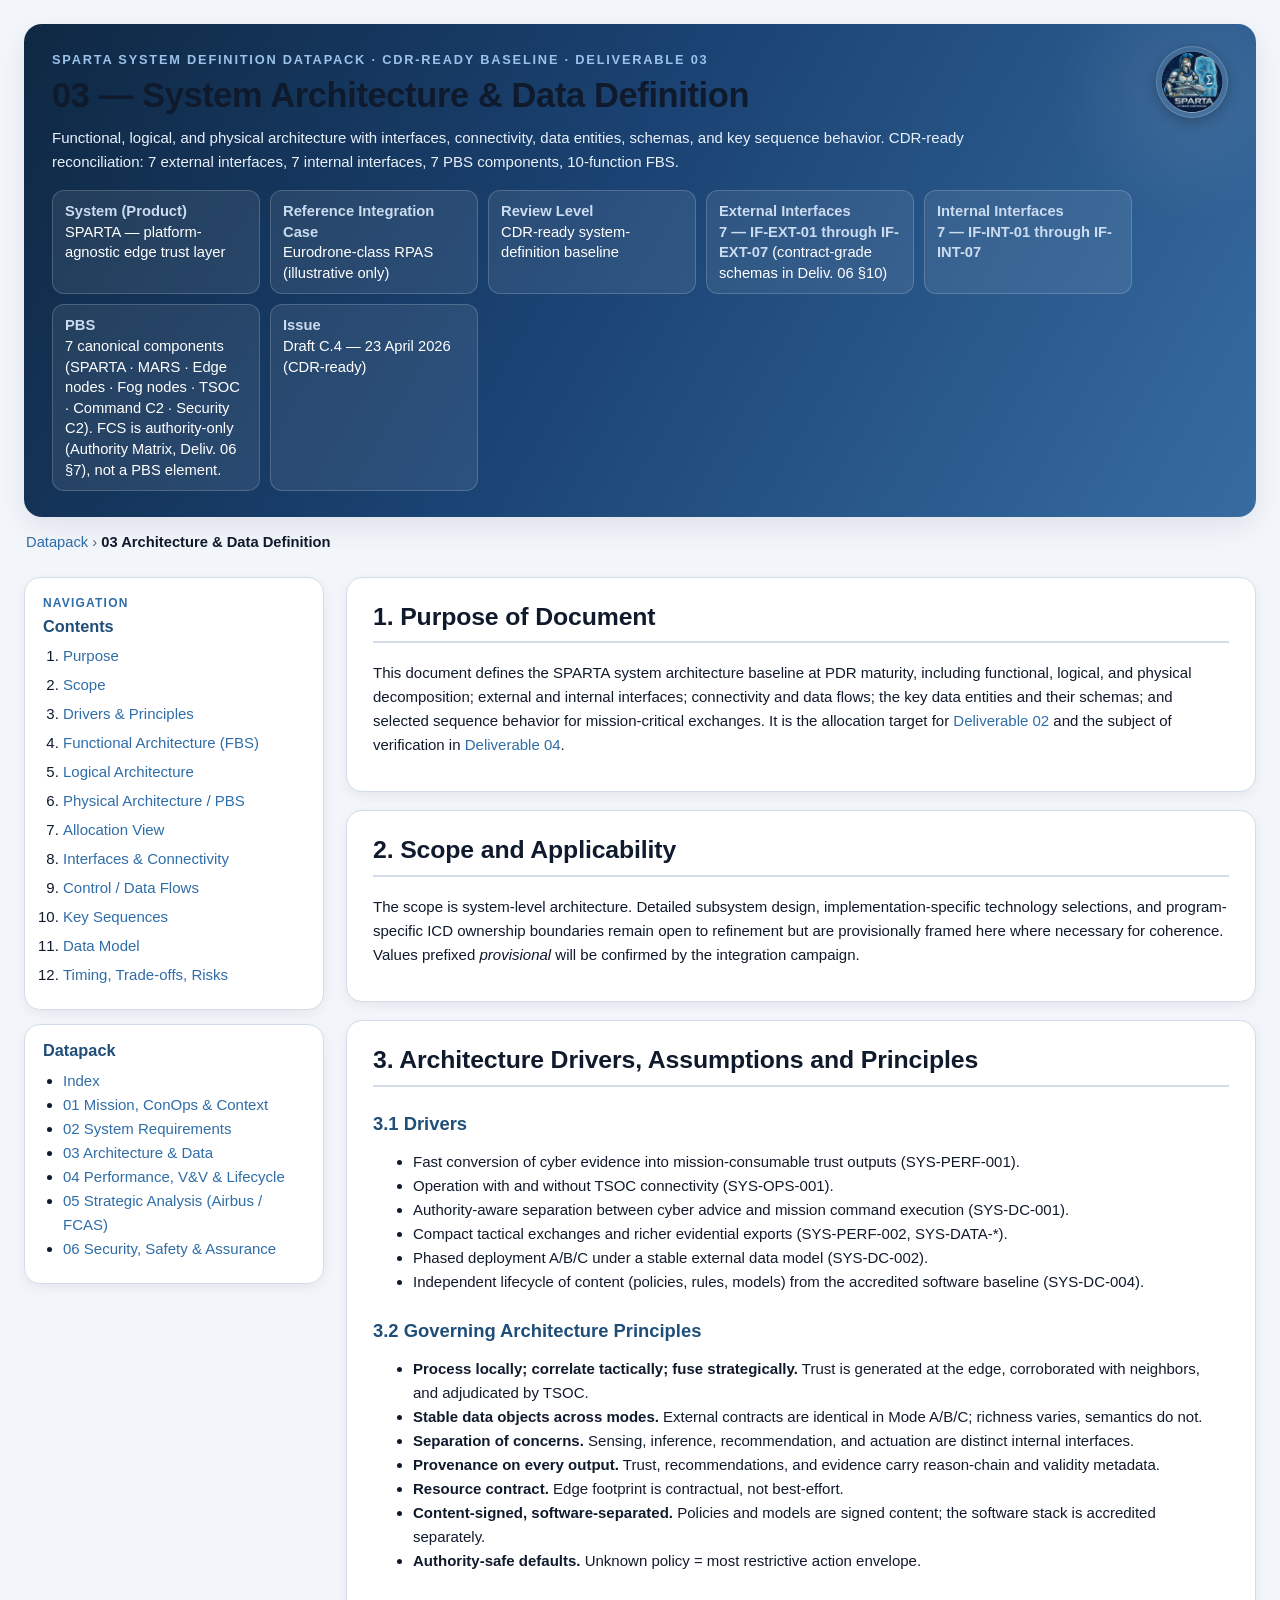
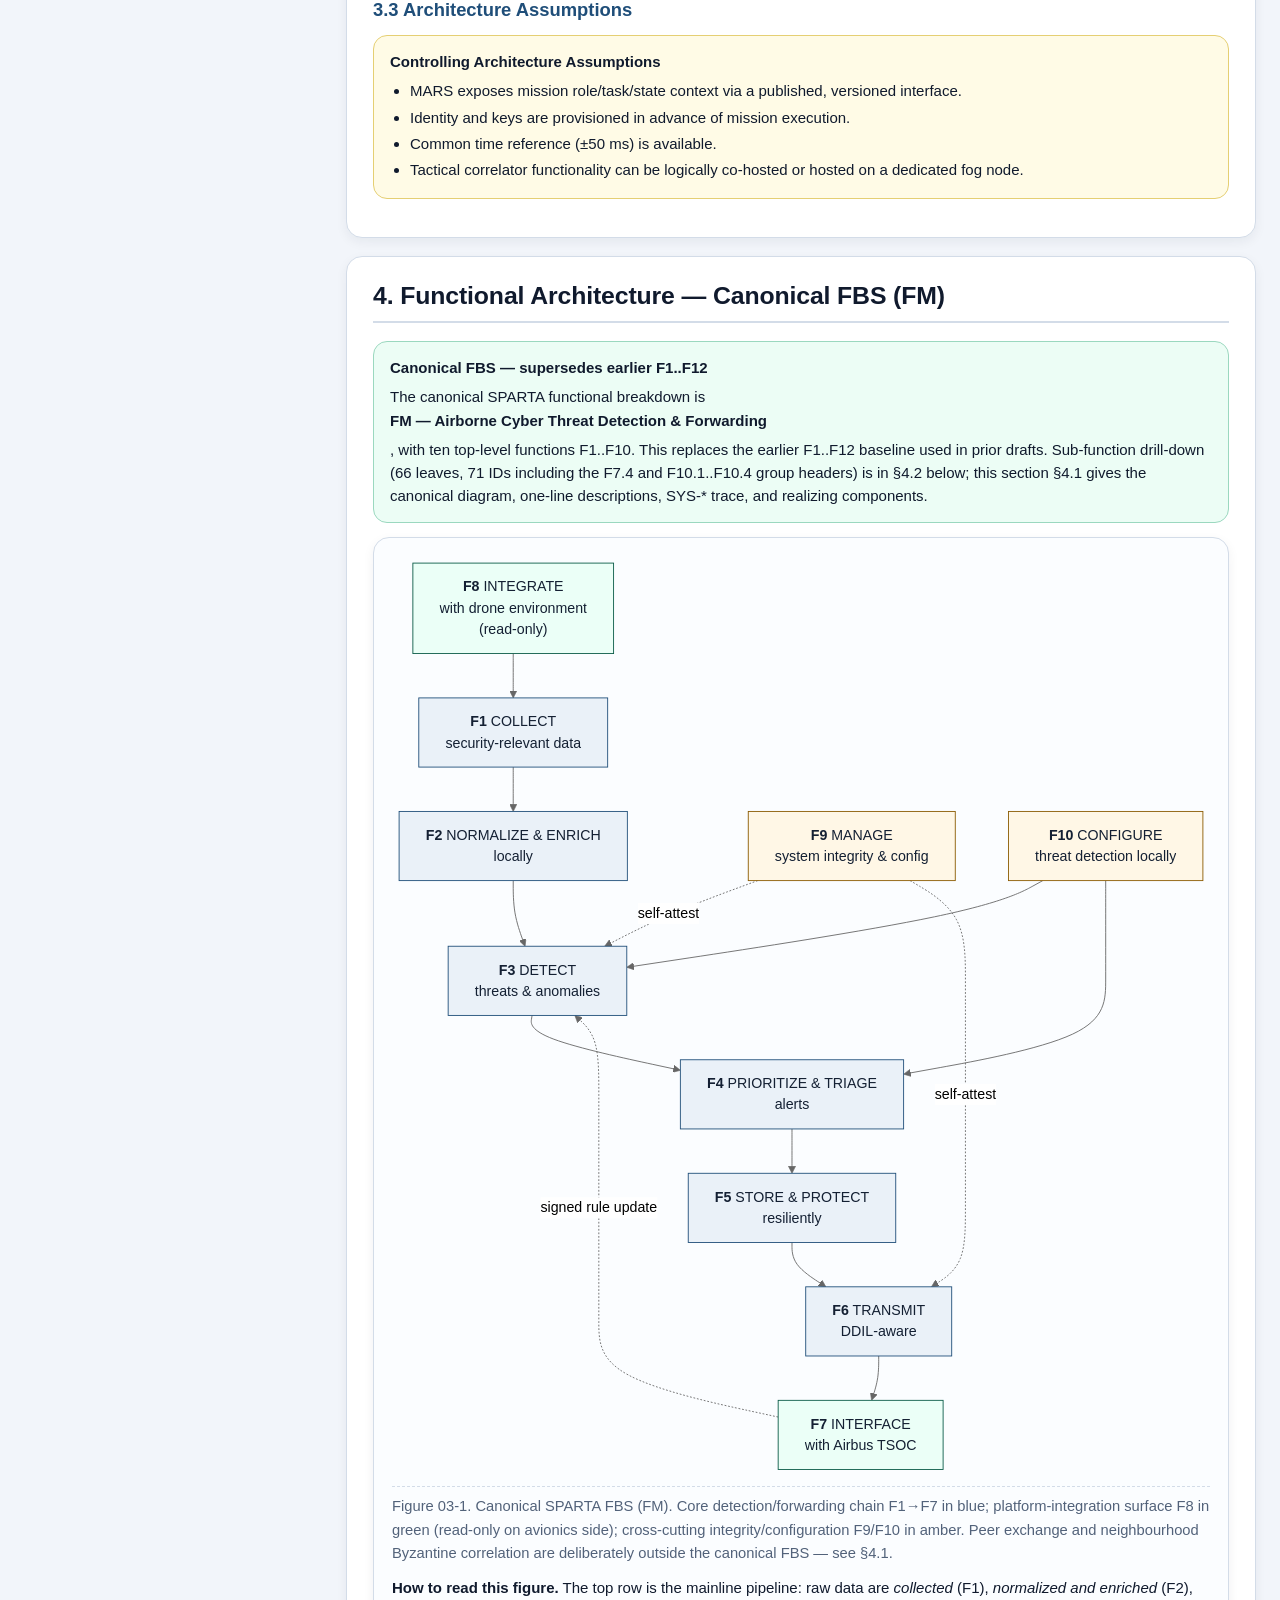
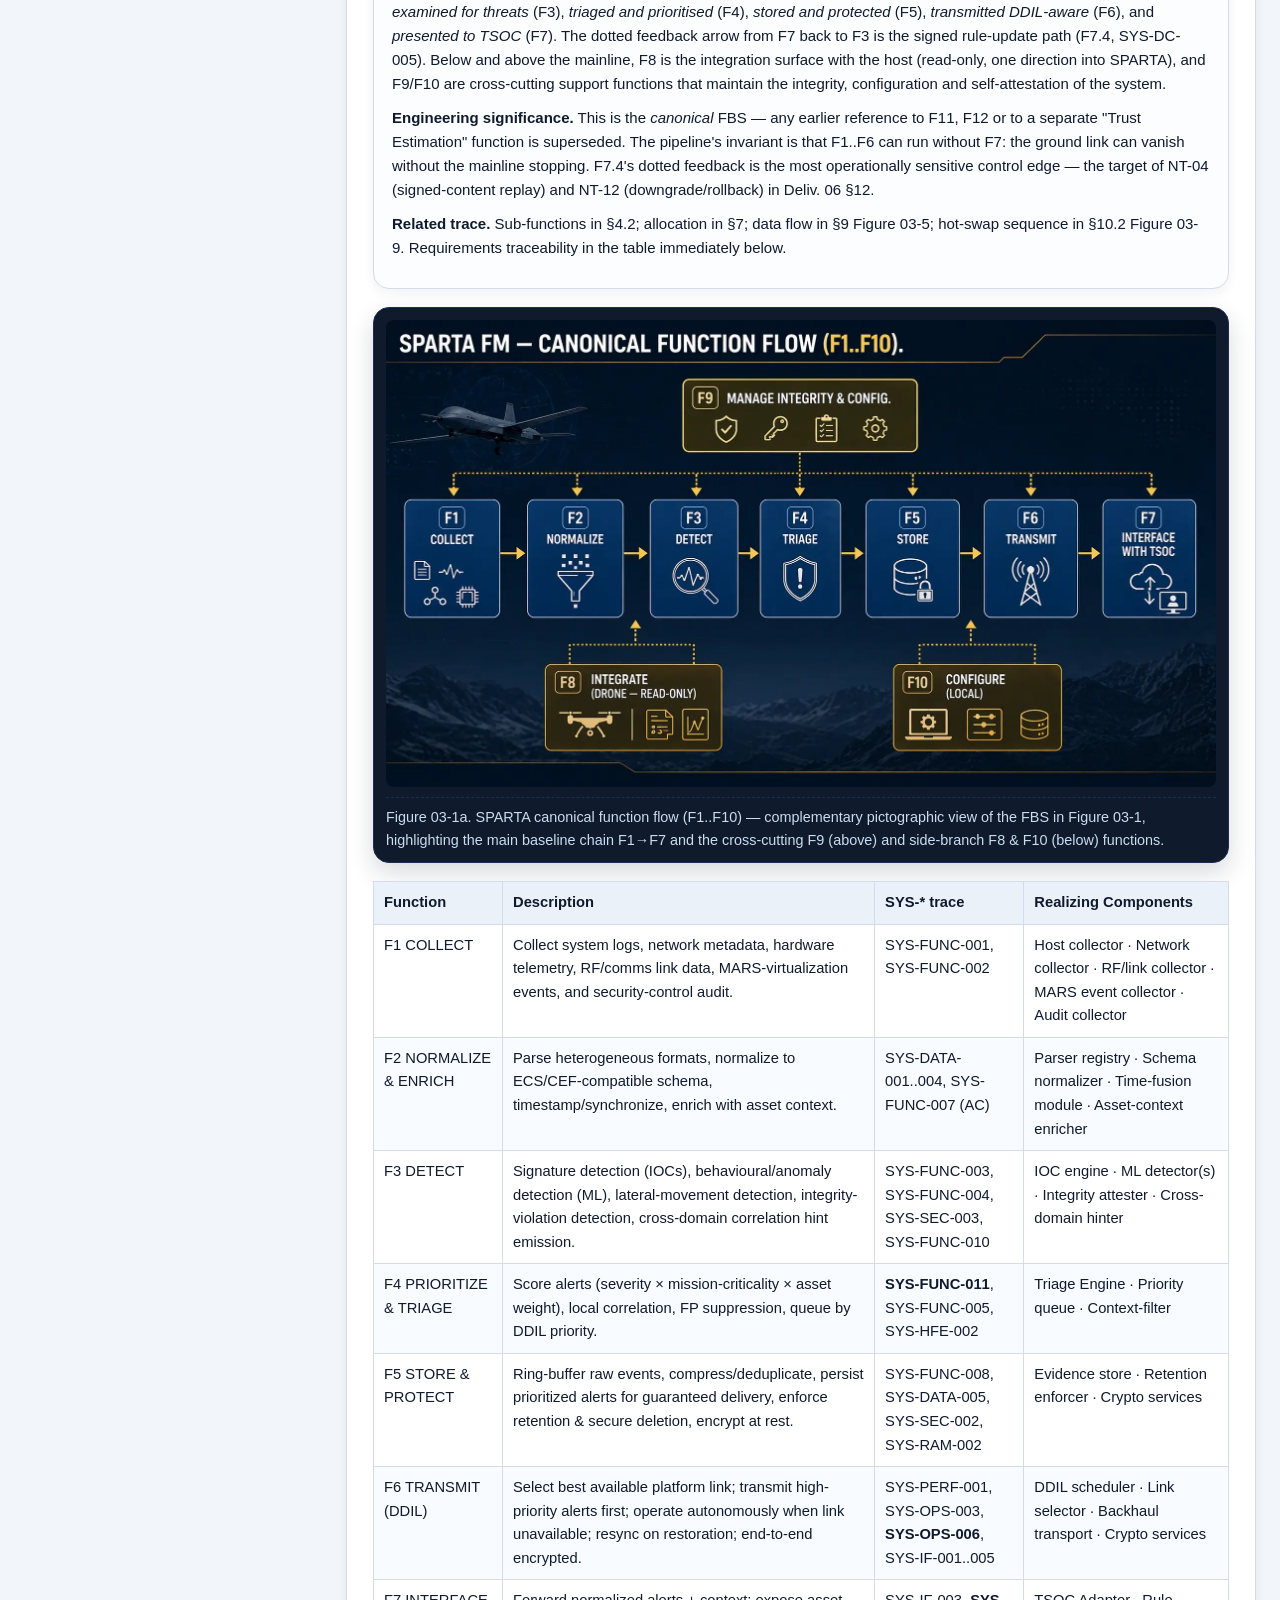
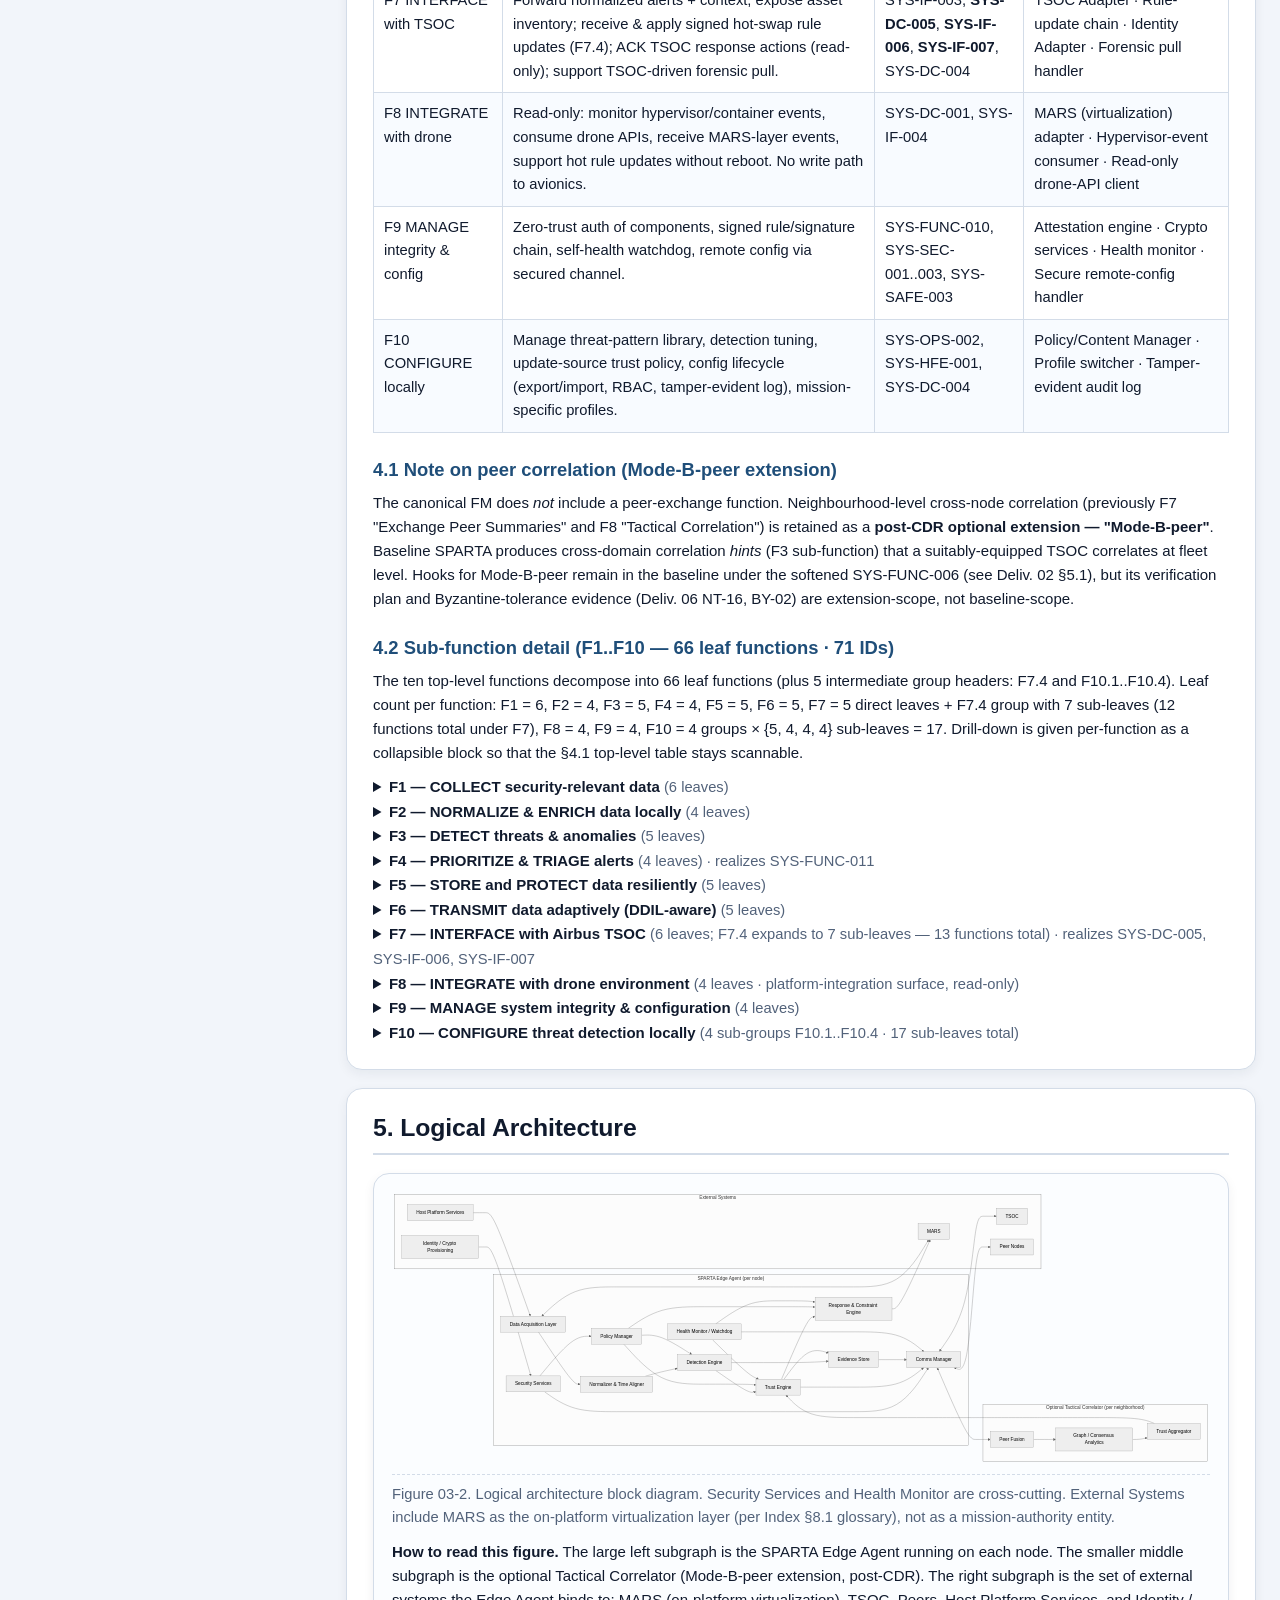
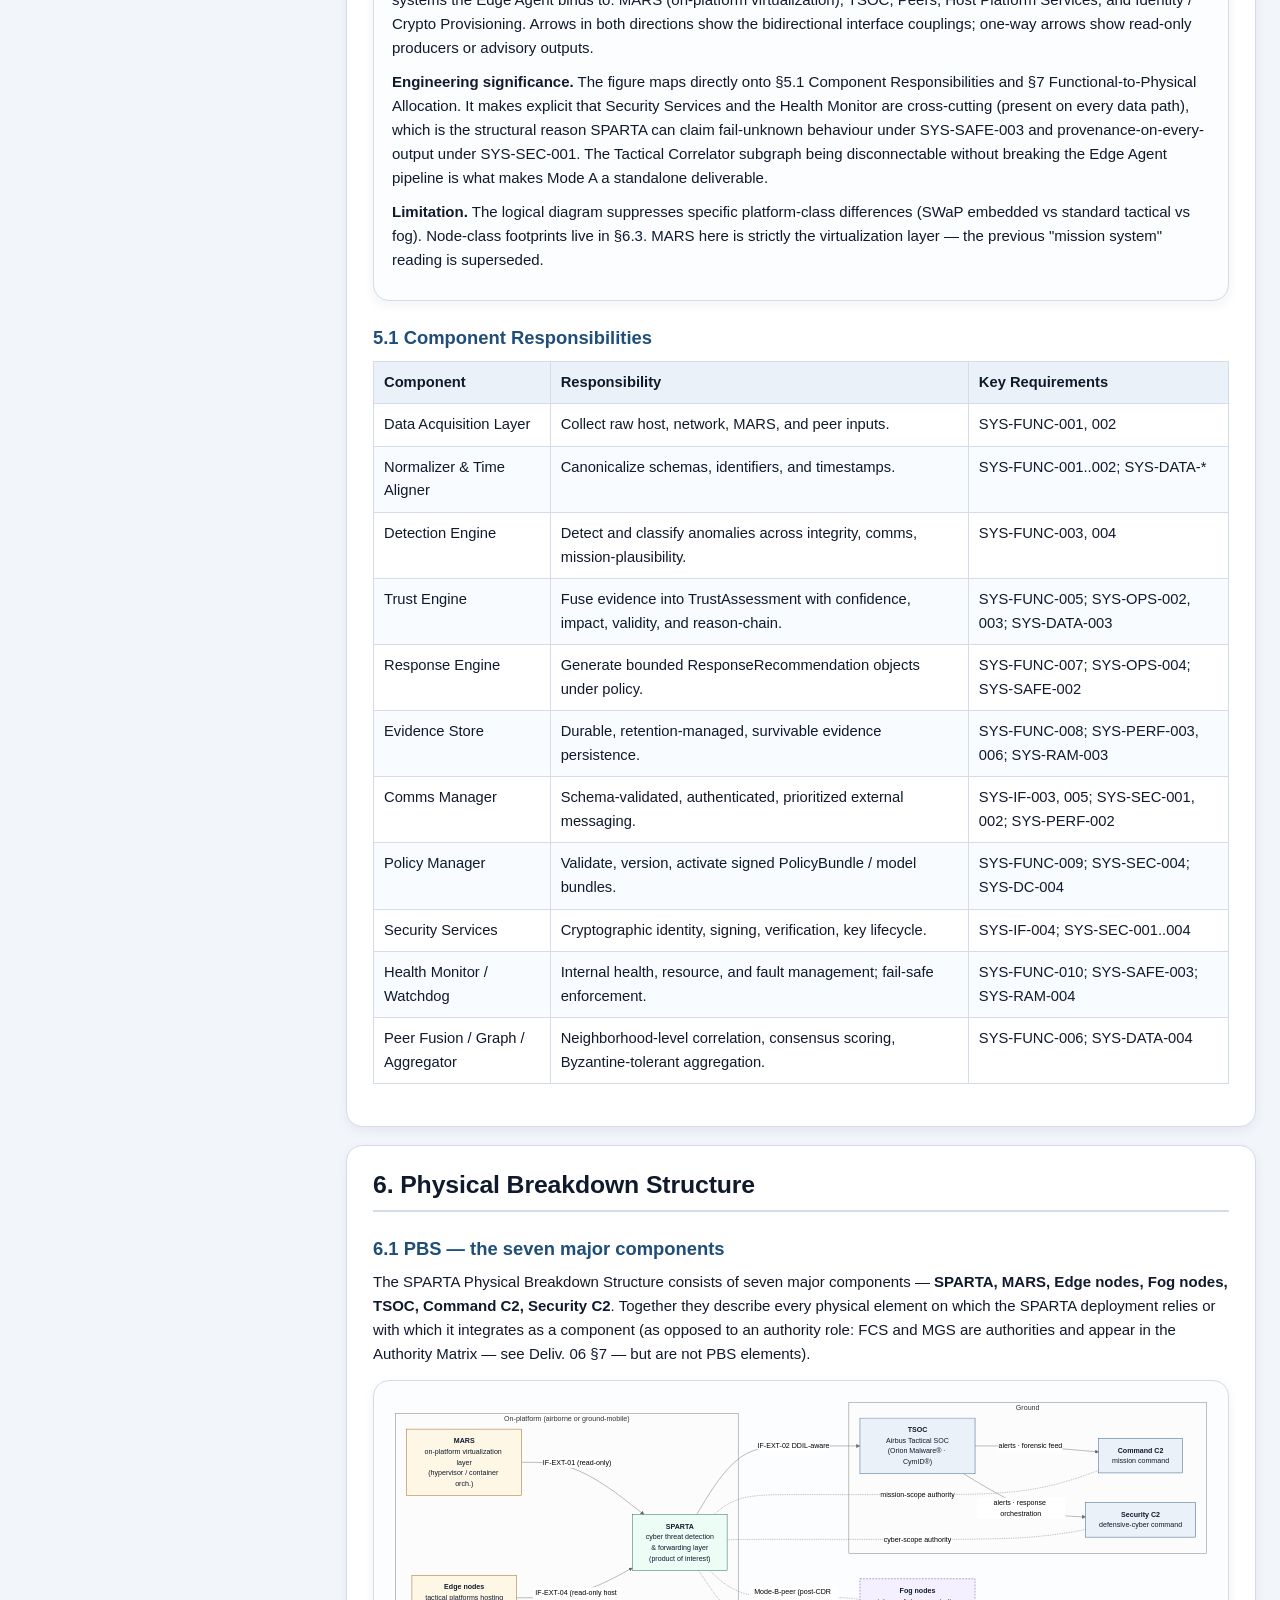
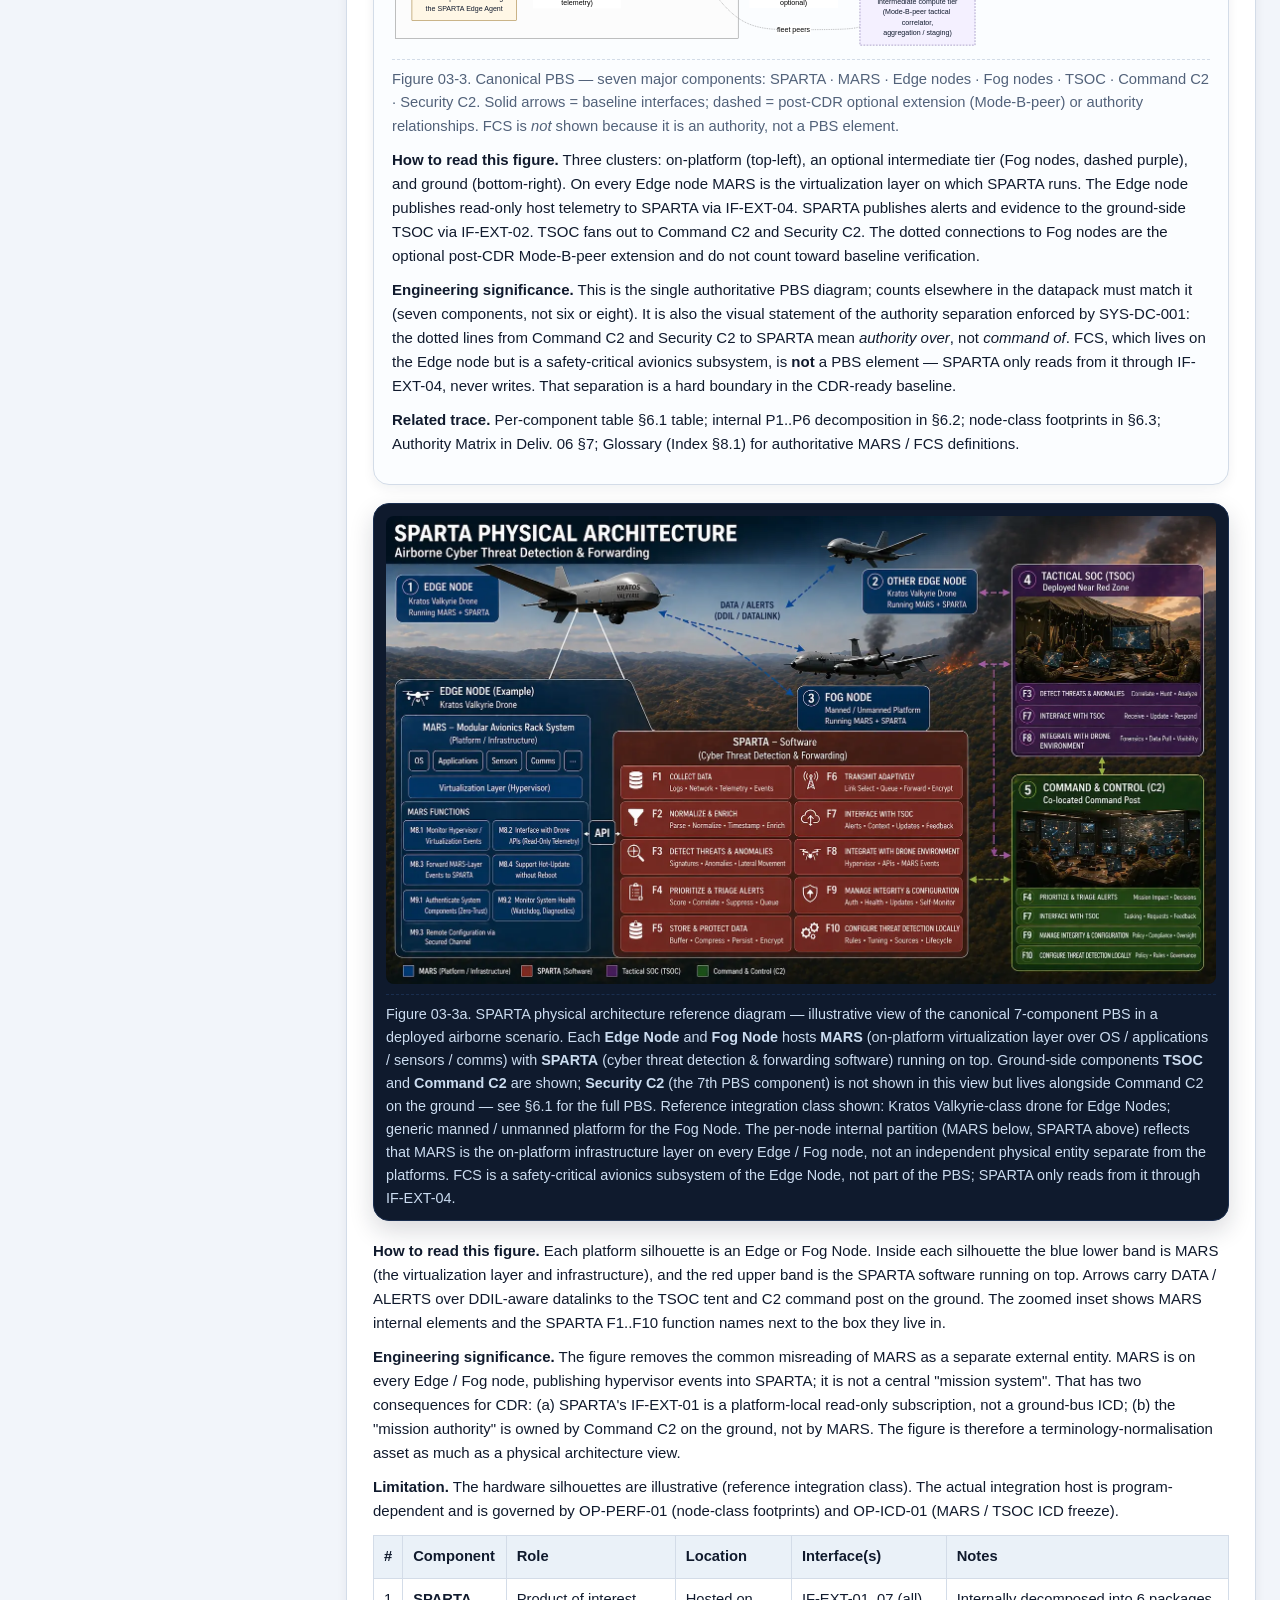
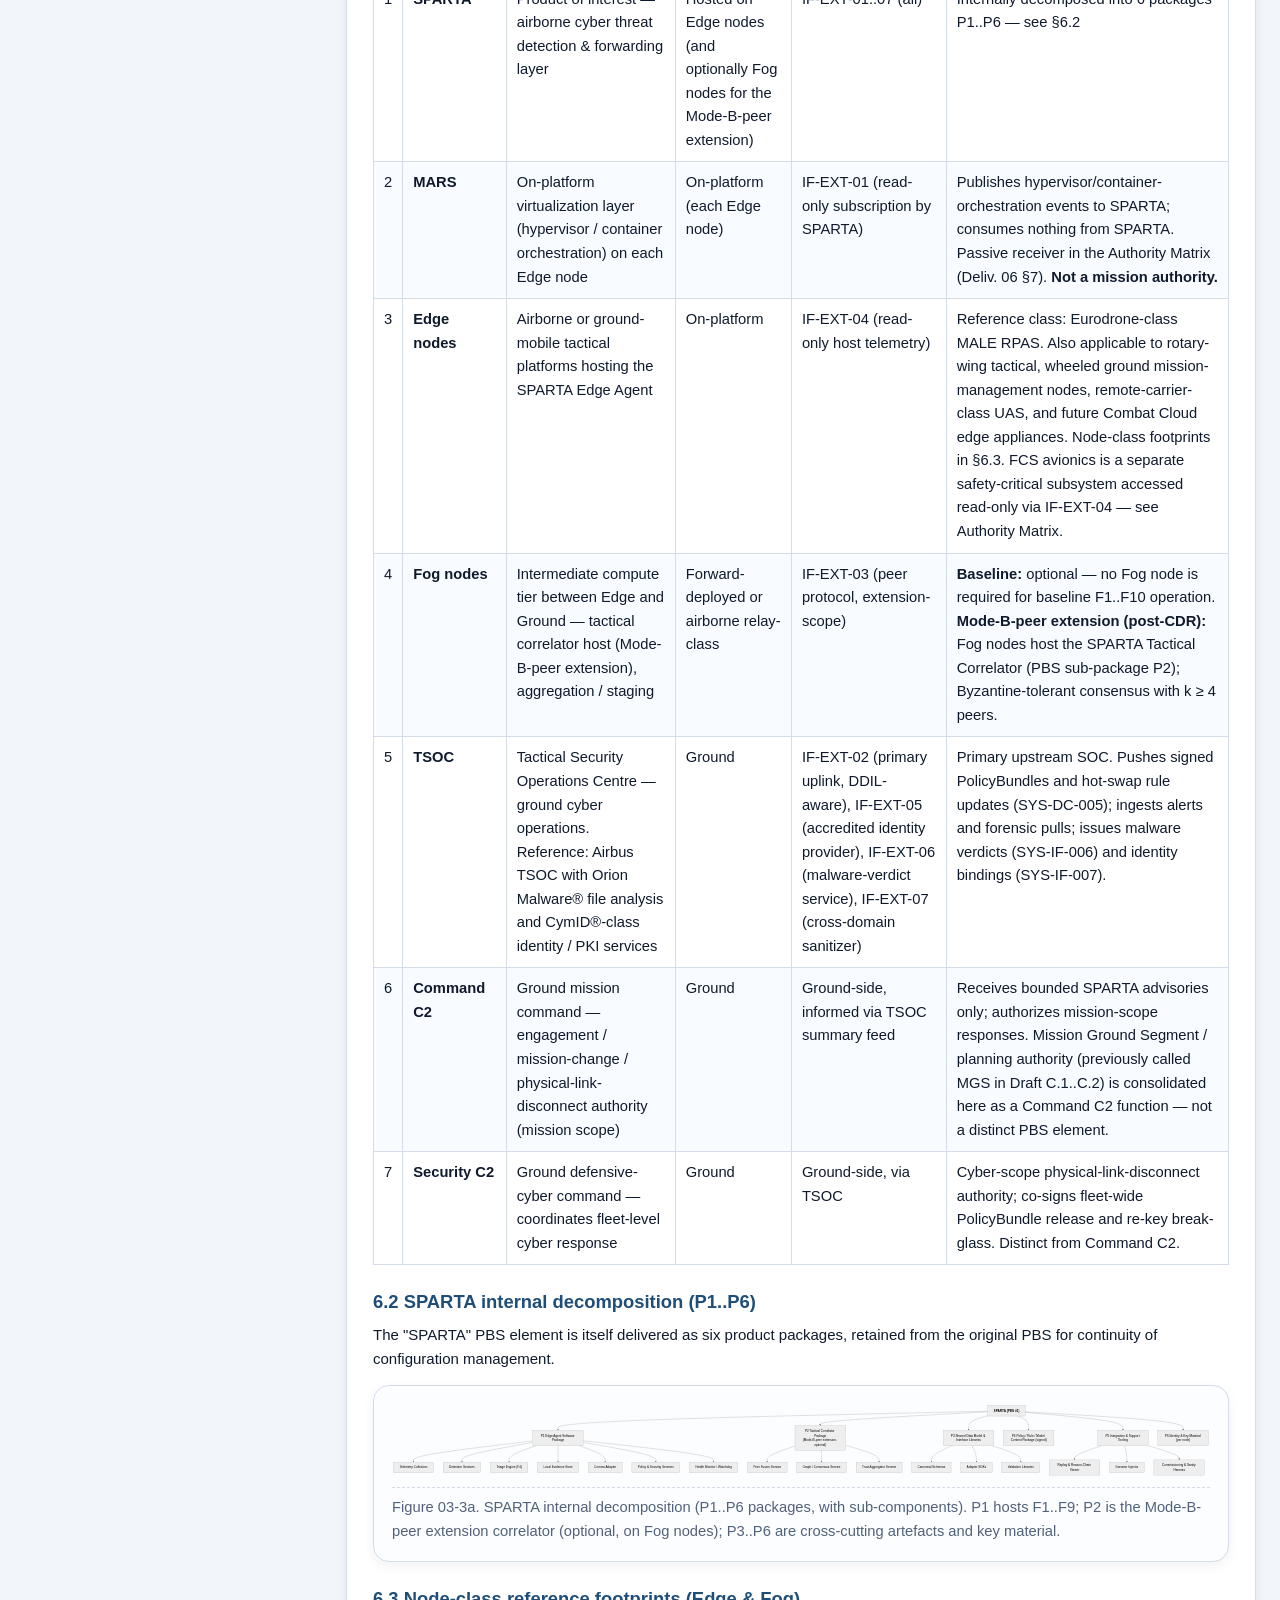
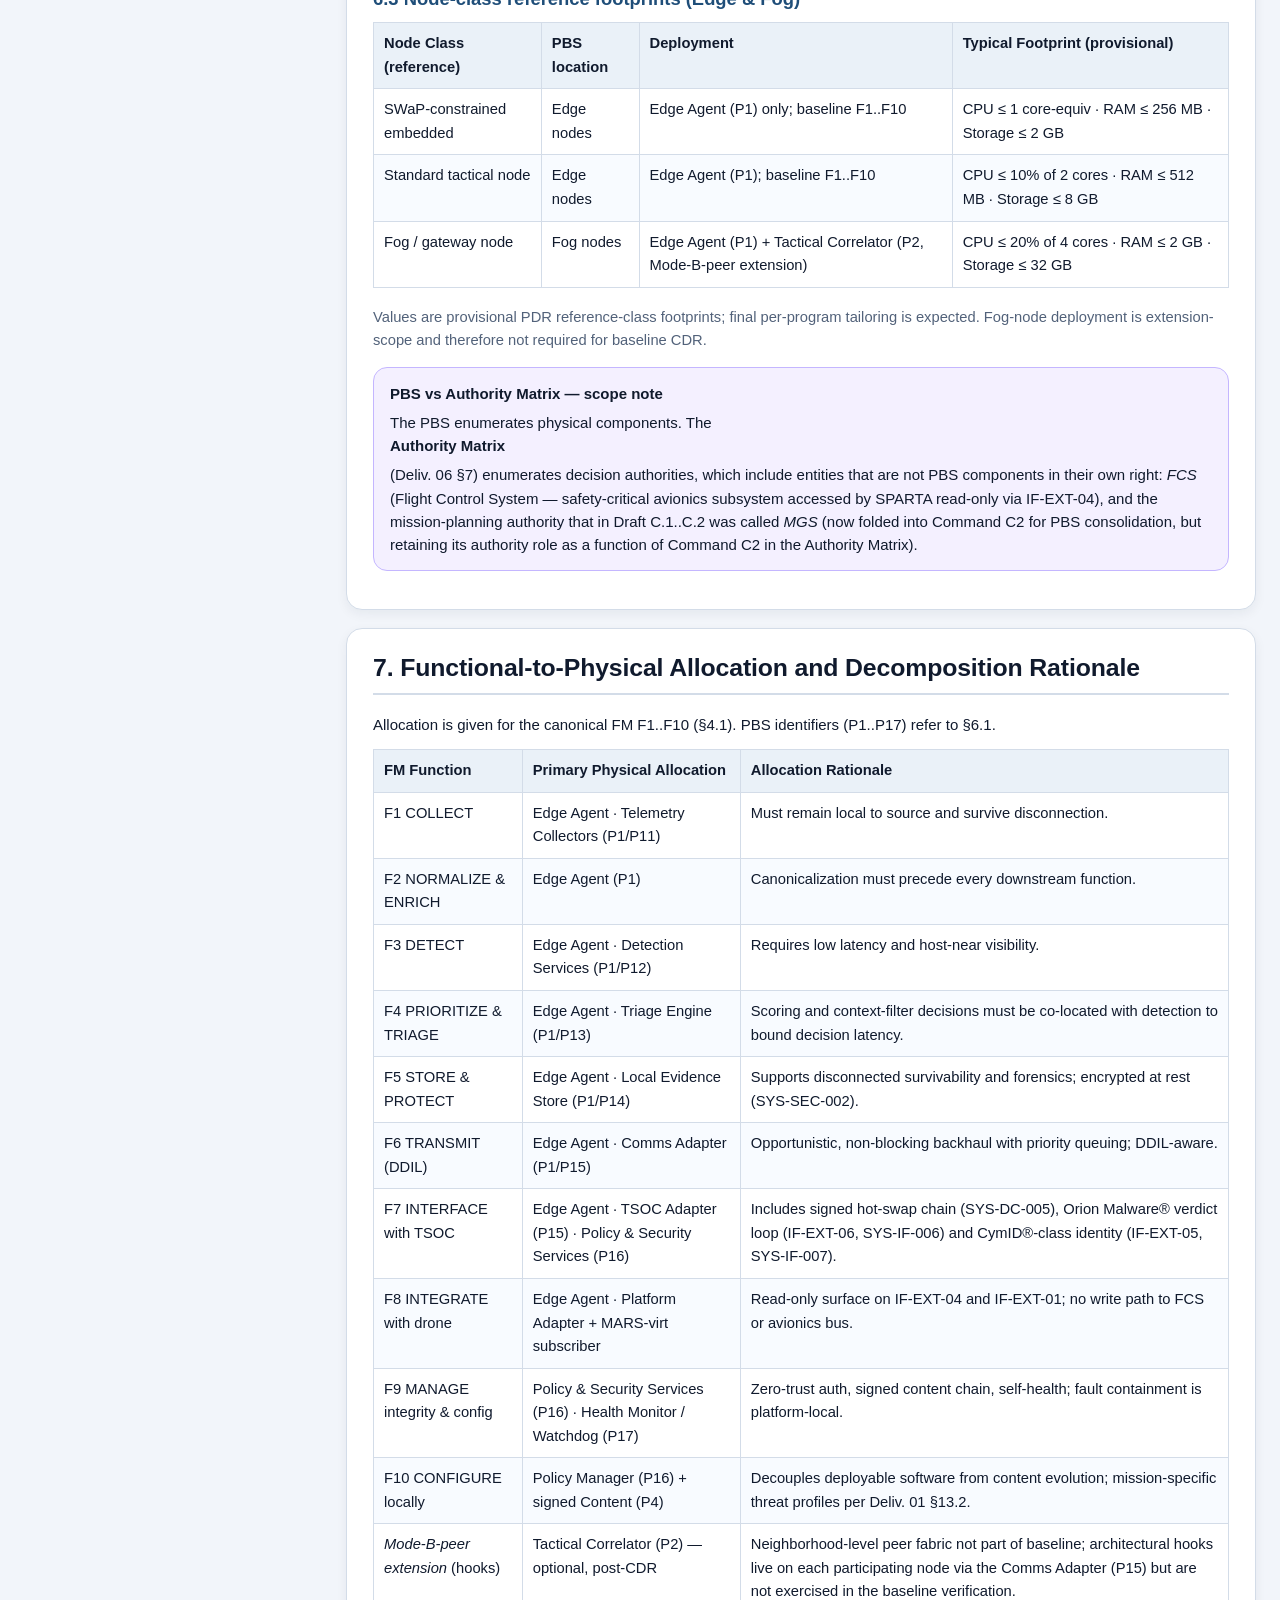
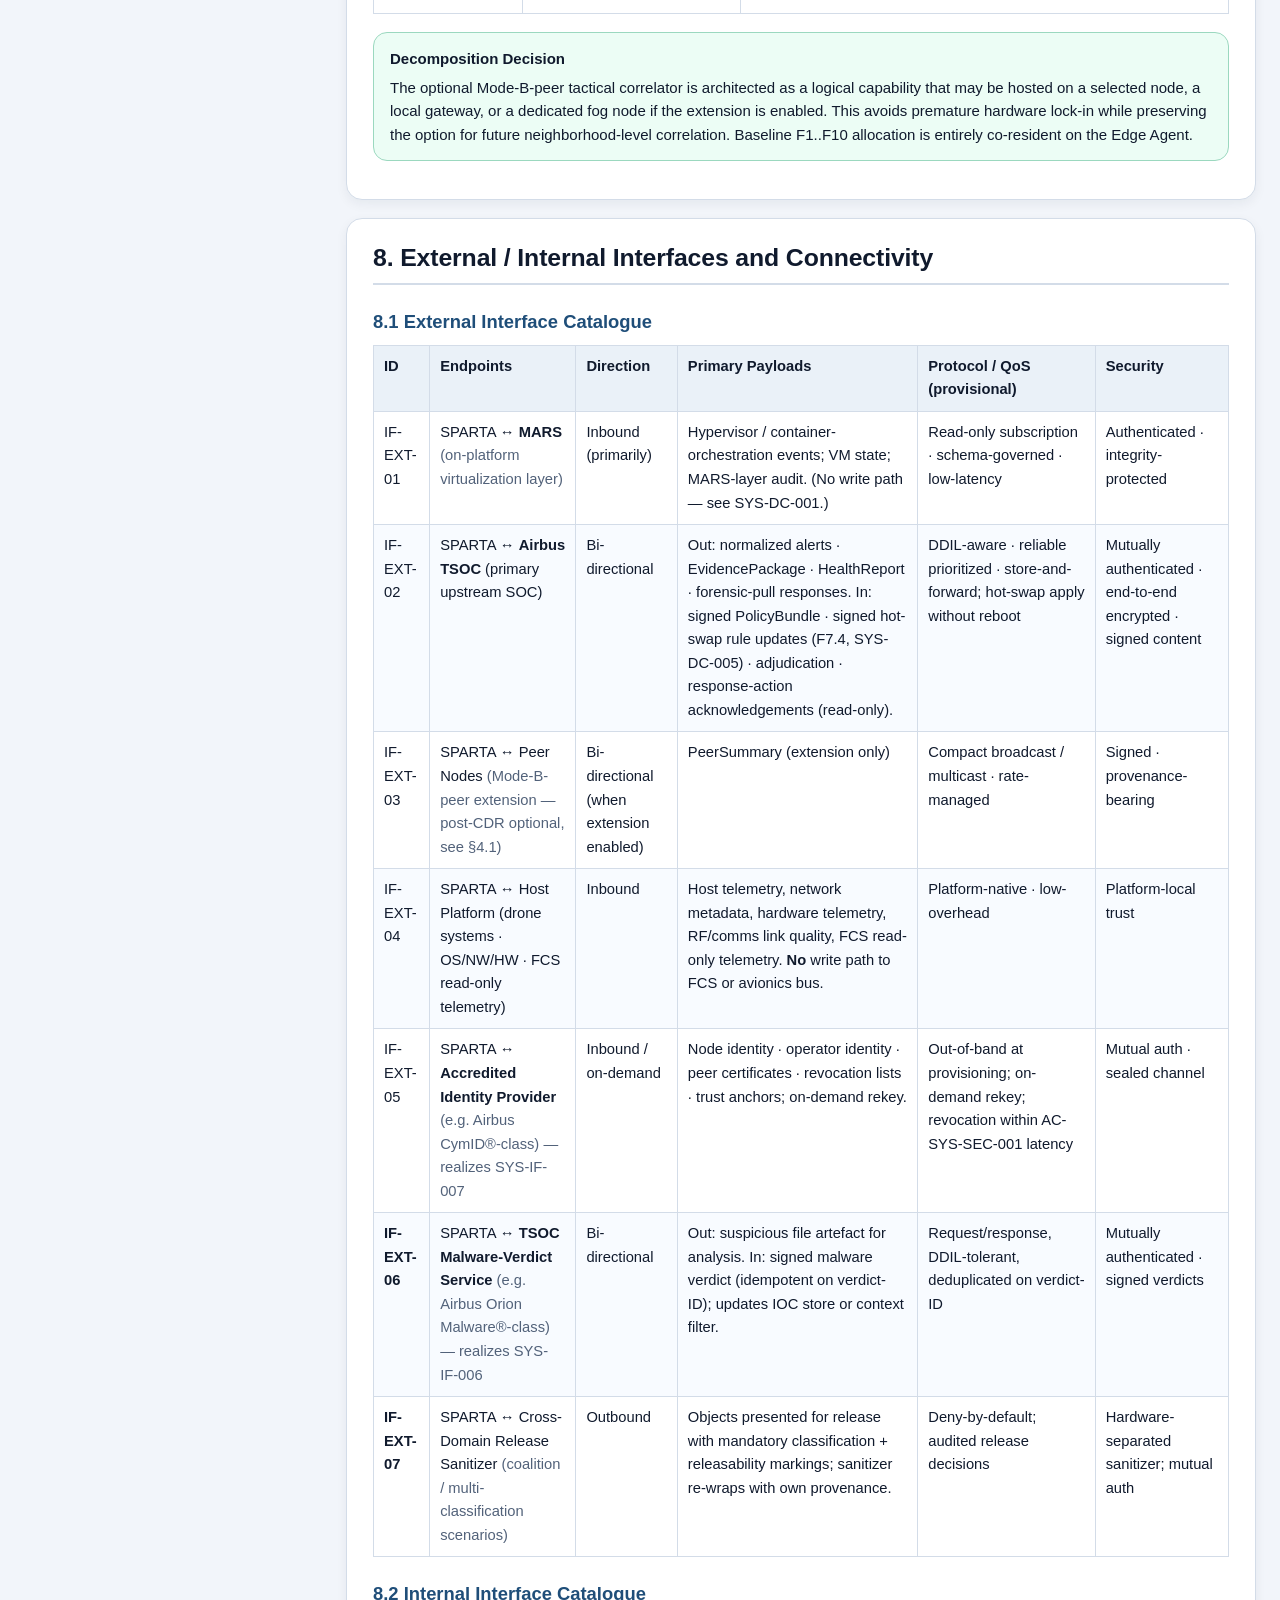
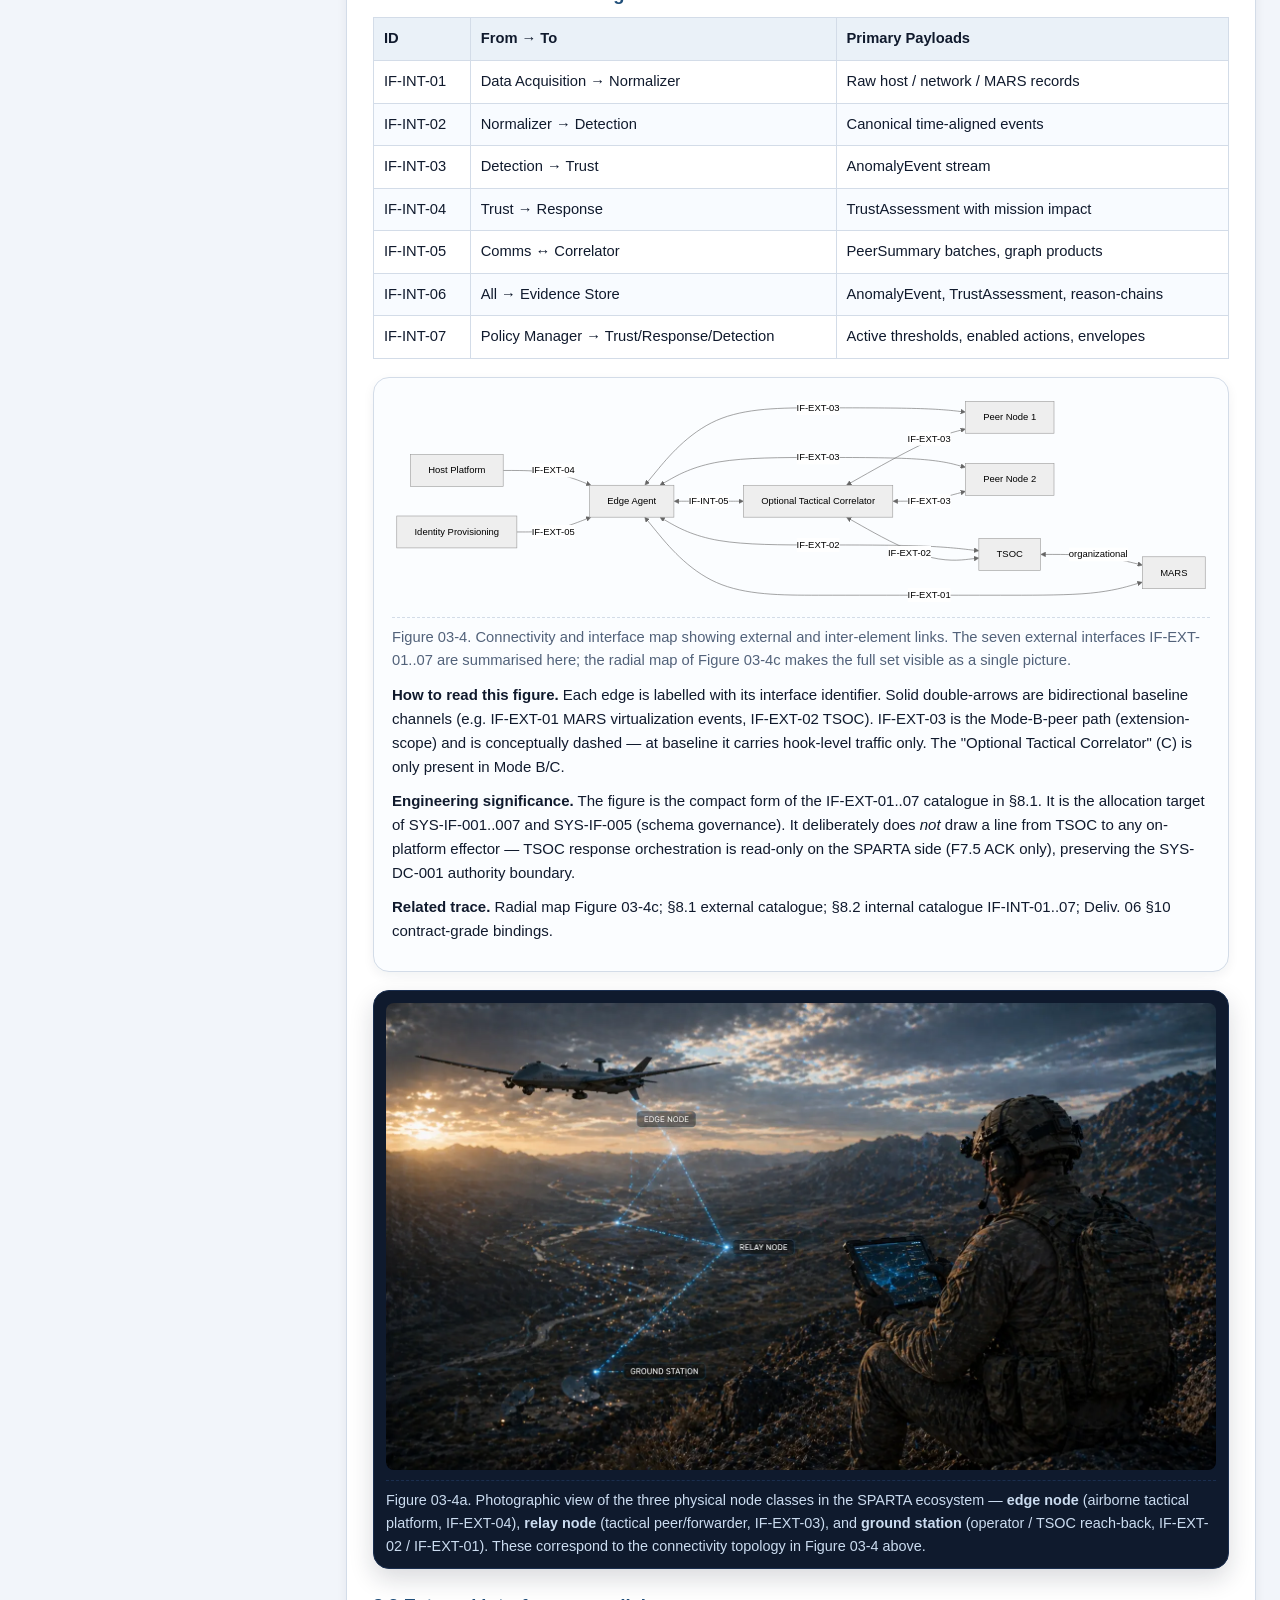
<file: SPARTA_system_definition_datapack/03_architecture_data_definition.html>
<!DOCTYPE html><html lang="en"><head><title>SPARTA · 03 — System Architecture &amp; Data Definition</title><meta charset="UTF-8" /><meta name="viewport" content="width=device-width, initial-scale=1.0" /><link rel="stylesheet" href="style.css" /><link rel="icon" type="image/png" sizes="32x32" href="assets/sparta_logo_32.png" /><link rel="icon" type="image/png" sizes="64x64" href="assets/sparta_logo_64.png" /><link rel="apple-touch-icon" sizes="180x180" href="assets/sparta_logo_180.png" />
<script src="assets/mermaid.min.js" defer></script>
<script src="assets/sparta-init.js" defer></script>
</head><body><div class="page"><div class="topbar"><div class="logo-mark" aria-hidden="true" title="SPARTA Cyber Defense"><img src="assets/sparta_logo.webp" alt="" /></div><div class="kicker">SPARTA System Definition Datapack · CDR-Ready Baseline · Deliverable 03</div><h1>03 — System Architecture &amp; Data Definition</h1><div class="subtitle">Functional, logical, and physical architecture with interfaces, connectivity, data entities, schemas, and key sequence behavior. CDR-ready reconciliation: 7 external interfaces, 7 internal interfaces, 7 PBS components, 10-function FBS.</div><div class="doc-meta"><div class="item"><strong>System (Product)</strong><br>SPARTA — platform-agnostic edge trust layer</div><div class="item"><strong>Reference Integration Case</strong><br>Eurodrone-class RPAS (illustrative only)</div><div class="item"><strong>Review Level</strong><br>CDR-ready system-definition baseline</div><div class="item"><strong>External Interfaces</strong><br><strong>7 — IF-EXT-01 through IF-EXT-07</strong> (contract-grade schemas in Deliv. 06 §10)</div><div class="item"><strong>Internal Interfaces</strong><br><strong>7 — IF-INT-01 through IF-INT-07</strong></div><div class="item"><strong>PBS</strong><br>7 canonical components (SPARTA · MARS · Edge nodes · Fog nodes · TSOC · Command C2 · Security C2). FCS is authority-only (Authority Matrix, Deliv. 06 §7), not a PBS element.</div><div class="item"><strong>Issue</strong><br>Draft C.4 — 23 April 2026 (CDR-ready)</div></div></div><div class="breadcrumbs"><a href="index.html">Datapack</a> › <strong>03 Architecture &amp; Data Definition</strong></div><div class="layout"><aside class="sidebar"><div class="panel toc"><div class="kicker">Navigation</div><h3>Contents</h3><ol><li><a href="#purpose">Purpose</a></li><li><a href="#scope">Scope</a></li><li><a href="#drivers-principles">Drivers &amp; Principles</a></li><li><a href="#functional-architecture">Functional Architecture (FBS)</a></li><li><a href="#logical-architecture">Logical Architecture</a></li><li><a href="#physical-architecture">Physical Architecture / PBS</a></li><li><a href="#allocation-view">Allocation View</a></li><li><a href="#interface-map">Interfaces &amp; Connectivity</a></li><li><a href="#data-flows">Control / Data Flows</a></li><li><a href="#sequences">Key Sequences</a></li><li><a href="#data-model">Data Model</a></li><li><a href="#timing-modes-tradeoffs">Timing, Trade-offs, Risks</a></li></ol></div><div class="panel"><h3>Datapack</h3><ul><li><a href="index.html">Index</a></li><li><a href="01_mission_conops_context.html">01 Mission, ConOps &amp; Context</a></li><li><a href="02_system_requirements.html">02 System Requirements</a></li><li><a href="03_architecture_data_definition.html">03 Architecture &amp; Data</a></li><li><a href="04_performance_vnv_lifecycle.html">04 Performance, V&amp;V &amp; Lifecycle</a></li><li><a href="05_strategic_analysis_airbus_fcas.html">05 Strategic Analysis (Airbus / FCAS)</a></li><li><a href="06_security_safety_assurance.html">06 Security, Safety &amp; Assurance</a></li>
</ul></div></aside><main class="content"><section id="purpose"><h2>1. Purpose of Document</h2><p>This document defines the SPARTA system architecture baseline at PDR maturity, including functional, logical, and physical decomposition; external and internal interfaces; connectivity and data flows; the key data entities and their schemas; and selected sequence behavior for mission-critical exchanges. It is the allocation target for <a href="02_system_requirements.html">Deliverable 02</a> and the subject of verification in <a href="04_performance_vnv_lifecycle.html">Deliverable 04</a>.</p></section><section id="scope"><h2>2. Scope and Applicability</h2><p>The scope is system-level architecture. Detailed subsystem design, implementation-specific technology selections, and program-specific ICD ownership boundaries remain open to refinement but are provisionally framed here where necessary for coherence. Values prefixed <em>provisional</em> will be confirmed by the integration campaign.</p></section><section id="drivers-principles"><h2>3. Architecture Drivers, Assumptions and Principles</h2><h3>3.1 Drivers</h3><ul><li>Fast conversion of cyber evidence into mission-consumable trust outputs (SYS-PERF-001).</li><li>Operation with and without TSOC connectivity (SYS-OPS-001).</li><li>Authority-aware separation between cyber advice and mission command execution (SYS-DC-001).</li><li>Compact tactical exchanges and richer evidential exports (SYS-PERF-002, SYS-DATA-*).</li><li>Phased deployment A/B/C under a stable external data model (SYS-DC-002).</li><li>Independent lifecycle of content (policies, rules, models) from the accredited software baseline (SYS-DC-004).</li></ul><h3>3.2 Governing Architecture Principles</h3><ul><li><strong>Process locally; correlate tactically; fuse strategically.</strong> Trust is generated at the edge, corroborated with neighbors, and adjudicated by TSOC.</li><li><strong>Stable data objects across modes.</strong> External contracts are identical in Mode A/B/C; richness varies, semantics do not.</li><li><strong>Separation of concerns.</strong> Sensing, inference, recommendation, and actuation are distinct internal interfaces.</li><li><strong>Provenance on every output.</strong> Trust, recommendations, and evidence carry reason-chain and validity metadata.</li><li><strong>Resource contract.</strong> Edge footprint is contractual, not best-effort.</li><li><strong>Content-signed, software-separated.</strong> Policies and models are signed content; the software stack is accredited separately.</li><li><strong>Authority-safe defaults.</strong> Unknown policy = most restrictive action envelope.</li></ul><h3>3.3 Architecture Assumptions</h3><div class="callout assumption"><strong>Controlling Architecture Assumptions</strong><ul><li>MARS exposes mission role/task/state context via a published, versioned interface.</li><li>Identity and keys are provisioned in advance of mission execution.</li><li>Common time reference (±50 ms) is available.</li><li>Tactical correlator functionality can be logically co-hosted or hosted on a dedicated fog node.</li></ul></div></section><section id="functional-architecture"><h2>4. Functional Architecture — Canonical FBS (FM)</h2><div class="callout decision"><strong>Canonical FBS — supersedes earlier F1..F12</strong>
The canonical SPARTA functional breakdown is <strong>FM — Airborne Cyber Threat Detection &amp; Forwarding</strong>, with ten top-level functions F1..F10. This replaces the earlier F1..F12 baseline used in prior drafts. Sub-function drill-down (66 leaves, 71 IDs including the F7.4 and F10.1..F10.4 group headers) is in §4.2 below; this section §4.1 gives the canonical diagram, one-line descriptions, SYS-* trace, and realizing components.</div>
<div class="figure"><div class="mermaid">
flowchart TB
F1["<b>F1</b> COLLECT<br/>security-relevant data"] --> F2["<b>F2</b> NORMALIZE &amp; ENRICH<br/>locally"]
F2 --> F3["<b>F3</b> DETECT<br/>threats &amp; anomalies"]
F3 --> F4["<b>F4</b> PRIORITIZE &amp; TRIAGE<br/>alerts"]
F4 --> F5["<b>F5</b> STORE &amp; PROTECT<br/>resiliently"]
F5 --> F6["<b>F6</b> TRANSMIT<br/>DDIL-aware"]
F6 --> F7["<b>F7</b> INTERFACE<br/>with Airbus TSOC"]
F7 -.signed rule update.-> F3
F8["<b>F8</b> INTEGRATE<br/>with drone environment<br/>(read-only)"] --> F1
F9["<b>F9</b> MANAGE<br/>system integrity &amp; config"] -.self-attest.-> F3
F9 -.self-attest.-> F6
F10["<b>F10</b> CONFIGURE<br/>threat detection locally"] --> F3
F10 --> F4
classDef core fill:#eaf1f8,stroke:#1f4e79,color:#142033;
classDef ext fill:#ebfff7,stroke:#0a5b47,color:#142033;
classDef mgmt fill:#fff7e6,stroke:#8a5a00,color:#142033;
class F1,F2,F3,F4,F5,F6 core;
class F7,F8 ext;
class F9,F10 mgmt;
</div><div class="caption">Figure 03-1. Canonical SPARTA FBS (FM). Core detection/forwarding chain F1→F7 in blue; platform-integration surface F8 in green (read-only on avionics side); cross-cutting integrity/configuration F9/F10 in amber. Peer exchange and neighbourhood Byzantine correlation are deliberately outside the canonical FBS — see §4.1.</div>
<p><strong>How to read this figure.</strong> The top row is the mainline pipeline: raw data are <em>collected</em> (F1), <em>normalized and enriched</em> (F2), <em>examined for threats</em> (F3), <em>triaged and prioritised</em> (F4), <em>stored and protected</em> (F5), <em>transmitted DDIL-aware</em> (F6), and <em>presented to TSOC</em> (F7). The dotted feedback arrow from F7 back to F3 is the signed rule-update path (F7.4, SYS-DC-005). Below and above the mainline, F8 is the integration surface with the host (read-only, one direction into SPARTA), and F9/F10 are cross-cutting support functions that maintain the integrity, configuration and self-attestation of the system.</p>
<p><strong>Engineering significance.</strong> This is the <em>canonical</em> FBS — any earlier reference to F11, F12 or to a separate "Trust Estimation" function is superseded. The pipeline's invariant is that F1..F6 can run without F7: the ground link can vanish without the mainline stopping. F7.4's dotted feedback is the most operationally sensitive control edge — the target of NT-04 (signed-content replay) and NT-12 (downgrade/rollback) in Deliv. 06 §12.</p>
<p><strong>Related trace.</strong> Sub-functions in §4.2; allocation in §7; data flow in §9 Figure 03-5; hot-swap sequence in §10.2 Figure 03-9. Requirements traceability in the table immediately below.</p></div>
<figure class="figure photo-figure">
<img src="assets/fig_function_flow.webp"
     alt="SPARTA FM — Canonical Function Flow (F1..F10). Horizontal chain left to right: F1 COLLECT → F2 NORMALIZE → F3 DETECT → F4 TRIAGE → F5 STORE → F6 TRANSMIT → F7 INTERFACE WITH TSOC (all in brand blue). Cross-cutting F9 MANAGE INTEGRITY AND CONFIGURATION sits above the chain (gold). Side-branch boxes below the chain: F8 INTEGRATE (drone — read-only, amber) and F10 CONFIGURE (local, amber). Each box has a small pictogram indicating its function type. Background is deep navy; arrows are gold."
     loading="lazy"/>
<div class="caption">Figure 03-1a. SPARTA canonical function flow (F1..F10) — complementary pictographic view of the FBS in Figure 03-1, highlighting the main baseline chain F1→F7 and the cross-cutting F9 (above) and side-branch F8 &amp; F10 (below) functions.</div>
</figure>
<table class="metadata"><thead><tr><th>Function</th><th>Description</th><th>SYS-* trace</th><th>Realizing Components</th></tr></thead><tbody>
<tr><td>F1 COLLECT</td><td>Collect system logs, network metadata, hardware telemetry, RF/comms link data, MARS-virtualization events, and security-control audit.</td><td>SYS-FUNC-001, SYS-FUNC-002</td><td>Host collector · Network collector · RF/link collector · MARS event collector · Audit collector</td></tr>
<tr><td>F2 NORMALIZE &amp; ENRICH</td><td>Parse heterogeneous formats, normalize to ECS/CEF-compatible schema, timestamp/synchronize, enrich with asset context.</td><td>SYS-DATA-001..004, SYS-FUNC-007 (AC)</td><td>Parser registry · Schema normalizer · Time-fusion module · Asset-context enricher</td></tr>
<tr><td>F3 DETECT</td><td>Signature detection (IOCs), behavioural/anomaly detection (ML), lateral-movement detection, integrity-violation detection, cross-domain correlation hint emission.</td><td>SYS-FUNC-003, SYS-FUNC-004, SYS-SEC-003, SYS-FUNC-010</td><td>IOC engine · ML detector(s) · Integrity attester · Cross-domain hinter</td></tr>
<tr><td>F4 PRIORITIZE &amp; TRIAGE</td><td>Score alerts (severity × mission-criticality × asset weight), local correlation, FP suppression, queue by DDIL priority.</td><td><strong>SYS-FUNC-011</strong>, SYS-FUNC-005, SYS-HFE-002</td><td>Triage Engine · Priority queue · Context-filter</td></tr>
<tr><td>F5 STORE &amp; PROTECT</td><td>Ring-buffer raw events, compress/deduplicate, persist prioritized alerts for guaranteed delivery, enforce retention &amp; secure deletion, encrypt at rest.</td><td>SYS-FUNC-008, SYS-DATA-005, SYS-SEC-002, SYS-RAM-002</td><td>Evidence store · Retention enforcer · Crypto services</td></tr>
<tr><td>F6 TRANSMIT (DDIL)</td><td>Select best available platform link; transmit high-priority alerts first; operate autonomously when link unavailable; resync on restoration; end-to-end encrypted.</td><td>SYS-PERF-001, SYS-OPS-003, <strong>SYS-OPS-006</strong>, SYS-IF-001..005</td><td>DDIL scheduler · Link selector · Backhaul transport · Crypto services</td></tr>
<tr><td>F7 INTERFACE with TSOC</td><td>Forward normalized alerts + context; expose asset inventory; receive &amp; apply signed hot-swap rule updates (F7.4); ACK TSOC response actions (read-only); support TSOC-driven forensic pull.</td><td>SYS-IF-003, <strong>SYS-DC-005</strong>, <strong>SYS-IF-006</strong>, <strong>SYS-IF-007</strong>, SYS-DC-004</td><td>TSOC Adapter · Rule-update chain · Identity Adapter · Forensic pull handler</td></tr>
<tr><td>F8 INTEGRATE with drone</td><td>Read-only: monitor hypervisor/container events, consume drone APIs, receive MARS-layer events, support hot rule updates without reboot. No write path to avionics.</td><td>SYS-DC-001, SYS-IF-004</td><td>MARS (virtualization) adapter · Hypervisor-event consumer · Read-only drone-API client</td></tr>
<tr><td>F9 MANAGE integrity &amp; config</td><td>Zero-trust auth of components, signed rule/signature chain, self-health watchdog, remote config via secured channel.</td><td>SYS-FUNC-010, SYS-SEC-001..003, SYS-SAFE-003</td><td>Attestation engine · Crypto services · Health monitor · Secure remote-config handler</td></tr>
<tr><td>F10 CONFIGURE locally</td><td>Manage threat-pattern library, detection tuning, update-source trust policy, config lifecycle (export/import, RBAC, tamper-evident log), mission-specific profiles.</td><td>SYS-OPS-002, SYS-HFE-001, SYS-DC-004</td><td>Policy/Content Manager · Profile switcher · Tamper-evident audit log</td></tr>
</tbody></table>
<h3>4.1 Note on peer correlation (Mode-B-peer extension)</h3>
<p>The canonical FM does <em>not</em> include a peer-exchange function. Neighbourhood-level cross-node correlation (previously F7 "Exchange Peer Summaries" and F8 "Tactical Correlation") is retained as a <strong>post-CDR optional extension — "Mode-B-peer"</strong>. Baseline SPARTA produces cross-domain correlation <em>hints</em> (F3 sub-function) that a suitably-equipped TSOC correlates at fleet level. Hooks for Mode-B-peer remain in the baseline under the softened SYS-FUNC-006 (see Deliv. 02 §5.1), but its verification plan and Byzantine-tolerance evidence (Deliv. 06 NT-16, BY-02) are extension-scope, not baseline-scope.</p>

<h3>4.2 Sub-function detail (F1..F10 — 66 leaf functions · 71 IDs)</h3>
<p>The ten top-level functions decompose into 66 leaf functions (plus 5 intermediate group headers: F7.4 and F10.1..F10.4). Leaf count per function: F1 = 6, F2 = 4, F3 = 5, F4 = 4, F5 = 5, F6 = 5, F7 = 5 direct leaves + F7.4 group with 7 sub-leaves (12 functions total under F7), F8 = 4, F9 = 4, F10 = 4 groups × {5, 4, 4, 4} sub-leaves = 17. Drill-down is given per-function as a collapsible block so that the §4.1 top-level table stays scannable.</p>
<details><summary><strong>F1 — COLLECT security-relevant data</strong> <span class="small">(6 leaves)</span></summary>
<table class="wide-table"><thead><tr><th>ID</th><th>Function</th><th>Note</th></tr></thead><tbody>
<tr><td>F1.1</td><td>Collect system logs (OS, application, hypervisor)</td><td>syslog, journald, hypervisor event stream</td></tr>
<tr><td>F1.2</td><td>Collect network traffic metadata (flows, packets)</td><td>NetFlow / IPFIX preferred; packet capture only on demand</td></tr>
<tr><td>F1.3</td><td>Collect hardware telemetry (anomalous resource usage)</td><td>CPU, memory, thermal, watchdog</td></tr>
<tr><td>F1.4</td><td>Collect RF / comms link monitoring data</td><td>Link quality, modulation, packet-loss distribution</td></tr>
<tr><td>F1.5</td><td>Collect MARS virtualization-layer events</td><td>Read-only view over published MARS interface (IF-EXT-01)</td></tr>
<tr><td>F1.6</td><td>Collect security controls (RBAC, access audit)</td><td>Auth events, sudo/elevation, key-use events</td></tr>
</tbody></table></details>
<details><summary><strong>F2 — NORMALIZE &amp; ENRICH data locally</strong> <span class="small">(4 leaves)</span></summary>
<table class="wide-table"><thead><tr><th>ID</th><th>Function</th><th>Note</th></tr></thead><tbody>
<tr><td>F2.1</td><td>Parse heterogeneous log formats</td><td>syslog, SNMP, custom binary; extensible parser registry</td></tr>
<tr><td>F2.2</td><td>Normalize to common schema</td><td>ECS / CEF-compatible; maps to SPARTA Envelope v1.0 (Deliv. 06 §10.1)</td></tr>
<tr><td>F2.3</td><td>Timestamp &amp; synchronize events</td><td>GNSS-disciplined preferred; multi-source time fusion per Deliv. 06 §3.6 T6.c</td></tr>
<tr><td>F2.4</td><td>Enrich with asset context</td><td>Platform ID, role, mission criticality, data classification</td></tr>
</tbody></table></details>
<details><summary><strong>F3 — DETECT threats &amp; anomalies</strong> <span class="small">(5 leaves)</span></summary>
<table class="wide-table"><thead><tr><th>ID</th><th>Function</th><th>Note</th></tr></thead><tbody>
<tr><td>F3.1</td><td>Apply signature-based detection (known IOCs)</td><td>IOC store signed by TSOC; updated via SYS-DC-005 hot-swap chain (§10)</td></tr>
<tr><td>F3.2</td><td>Apply behavioural / anomaly detection (ML baseline)</td><td>Per-platform baselines; retraining triggers in F10.2.4</td></tr>
<tr><td>F3.3</td><td>Detect lateral movement across VMs / platforms</td><td>Inter-VM traffic + auth correlation</td></tr>
<tr><td>F3.4</td><td>Detect integrity violations (firmware, boot chain, memory)</td><td>Attestation-based; fail-unknown on divergence (Deliv. 06 §8)</td></tr>
<tr><td>F3.5</td><td>Detect cross-domain correlation candidates</td><td>Produces <em>correlation hints</em> only; final correlation at TSOC (see §12.5)</td></tr>
</tbody></table></details>
<details><summary><strong>F4 — PRIORITIZE &amp; TRIAGE alerts</strong> <span class="small">(4 leaves) · realizes SYS-FUNC-011</span></summary>
<table class="wide-table"><thead><tr><th>ID</th><th>Function</th><th>Note</th></tr></thead><tbody>
<tr><td>F4.1</td><td>Score alerts by severity &amp; mission criticality</td><td>Weighted by asset criticality (F10.2.2) and mission phase</td></tr>
<tr><td>F4.2</td><td>Correlate events across sources (SIEM-like pipeline)</td><td>Local correlation only; deep correlation deferred to TSOC</td></tr>
<tr><td>F4.3</td><td>Suppress false positives via context filtering</td><td>Mission-profile whitelists (F10.2.3)</td></tr>
<tr><td>F4.4</td><td>Queue alerts by transmission priority for DDIL uplink</td><td>See DDIL operational pattern in Deliv. 01 §13.1</td></tr>
</tbody></table></details>
<details><summary><strong>F5 — STORE and PROTECT data resiliently</strong> <span class="small">(5 leaves)</span></summary>
<table class="wide-table"><thead><tr><th>ID</th><th>Function</th><th>Note</th></tr></thead><tbody>
<tr><td>F5.1</td><td>Buffer raw events locally (ring buffer / tiered storage)</td><td>Pre-allocated; oldest-first ejection with explicit audit</td></tr>
<tr><td>F5.2</td><td>Compress &amp; deduplicate before storage</td><td>Per-class codecs; deduplication on <code>message_id</code></td></tr>
<tr><td>F5.3</td><td>Persist prioritized alerts for guaranteed delivery</td><td>Persist across power-cycle; delivery receipt required</td></tr>
<tr><td>F5.4</td><td>Enforce retention policies &amp; secure deletion</td><td>Per classification; secure erase on disposal (KO-7)</td></tr>
<tr><td>F5.5</td><td>Encrypt and authenticate data at rest</td><td>AES-256-GCM; keys in TPM / secure element (SYS-SEC-002)</td></tr>
</tbody></table></details>
<details><summary><strong>F6 — TRANSMIT data adaptively (DDIL-aware)</strong> <span class="small">(5 leaves)</span></summary>
<table class="wide-table"><thead><tr><th>ID</th><th>Function</th><th>Note</th></tr></thead><tbody>
<tr><td>F6.1</td><td>Select best available link (satellite, RF, datalink)</td><td>SPARTA uses existing platform links; does not own RF hardware</td></tr>
<tr><td>F6.2</td><td>Transmit high-priority alerts first (priority queuing)</td><td>Priorities from F4.1</td></tr>
<tr><td>F6.3</td><td>Operate autonomously when link is unavailable</td><td>Store per F5.3; Mode C behaviour per Deliv. 06 §8; DDIL fallback ruleset per SYS-OPS-006</td></tr>
<tr><td>F6.4</td><td>Synchronize with TSOC upon link restoration</td><td>Ordered by priority; idempotent on <code>message_id</code></td></tr>
<tr><td>F6.5</td><td>Encrypt all transmitted data (end-to-end)</td><td>TLS 1.3 FIPS profile; signed envelope</td></tr>
</tbody></table></details>
<details><summary><strong>F7 — INTERFACE with Airbus TSOC</strong> <span class="small">(6 leaves; F7.4 expands to 7 sub-leaves — 13 functions total) · realizes SYS-DC-005, SYS-IF-006, SYS-IF-007</span></summary>
<table class="wide-table"><thead><tr><th>ID</th><th>Function</th><th>Note</th></tr></thead><tbody>
<tr><td>F7.1</td><td>Forward normalized alerts to TSOC ingestion endpoint</td><td>IF-EXT-02 (see Deliv. 06 §10.4)</td></tr>
<tr><td>F7.2</td><td>Provide full event context per alert</td><td>Raw logs, timeline, provenance; bounded by freshness TTL</td></tr>
<tr><td>F7.3</td><td>Expose asset inventory &amp; platform topology to TSOC</td><td>Read-only; mission-instance scoped</td></tr>
<tr><td><strong>F7.4</strong></td><td><strong>Receive &amp; apply updated detection rules from TSOC</strong></td><td>Signed hot-swap chain — realizes SYS-DC-005. Expanded below (F7.4.1..F7.4.7); flow diagram in §10.2 Figure 03-9.</td></tr>
<tr><td style="padding-left:2em">F7.4.1</td><td>Receive signed rule / IOC packages from TSOC</td><td>Delivered over IF-EXT-02; idempotent on package ID</td></tr>
<tr><td style="padding-left:2em">F7.4.2</td><td>Validate package signature &amp; version integrity</td><td>Issuer-cert pinned; monotonic counter enforced; rollback only with two-person-rule break-glass</td></tr>
<tr><td style="padding-left:2em">F7.4.3</td><td>Stage update (do not apply until validated)</td><td>Loaded in parallel with active ruleset; shadow-mode evaluation permitted</td></tr>
<tr><td style="padding-left:2em">F7.4.4</td><td>Apply update without service interruption (hot-swap)</td><td>Atomic switch at boundary event; detection-engine gap ≤ 100 ms (AC-SYS-DC-005 AC-3)</td></tr>
<tr><td style="padding-left:2em">F7.4.5</td><td>Roll back to previous ruleset on failure</td><td>Automatic on hot-swap fail OR on MOE-regression in shadow-mode window; prior ruleset preserved in memory until success confirmed</td></tr>
<tr><td style="padding-left:2em">F7.4.6</td><td>Acknowledge successful update to TSOC</td><td>Individual ACK per package; success logged in tamper-evident audit</td></tr>
<tr><td style="padding-left:2em">F7.4.7</td><td>Queue updates received during DDIL for ordered apply on link restoration</td><td>Monotonic-order application on link-up; each ACK'd individually; realizes the DDIL-queue invariant of SYS-DC-005</td></tr>
<tr><td>F7.5</td><td>Acknowledge TSOC response actions (read-only feedback)</td><td>SPARTA does <em>not</em> execute TSOC-commanded response on the platform; it acknowledges receipt for TSOC workflow tracking</td></tr>
<tr><td>F7.6</td><td>Support TSOC-driven remote forensic data pull</td><td>Authorized pull only; audited; DDIL-aware</td></tr>
</tbody></table></details>
<details><summary><strong>F8 — INTEGRATE with drone environment</strong> <span class="small">(4 leaves · platform-integration surface, read-only)</span></summary>
<p>F8 is a <strong>platform-integration surface</strong> rather than a SPARTA-internal function — it defines what SPARTA expects from the host, not what SPARTA does to the host.</p>
<table class="wide-table"><thead><tr><th>ID</th><th>Function</th><th>Note</th></tr></thead><tbody>
<tr><td>F8.1</td><td>Monitor hypervisor / container orchestration events</td><td>Read-only subscription via IF-EXT-01</td></tr>
<tr><td>F8.2</td><td>Interface with drone APIs (read-only telemetry)</td><td>No write surface on avionics bus — SYS-DC-001 hard boundary; FCS telemetry read-only</td></tr>
<tr><td>F8.3</td><td>Forward MARS-layer events to detection engine</td><td>MARS (virtualization) publishes; SPARTA consumes</td></tr>
<tr><td>F8.4</td><td>Support hot-update of detection rules without reboot</td><td>Realized by F7.4 chain / SYS-DC-005</td></tr>
</tbody></table></details>
<details><summary><strong>F9 — MANAGE system integrity &amp; configuration</strong> <span class="small">(4 leaves)</span></summary>
<table class="wide-table"><thead><tr><th>ID</th><th>Function</th><th>Note</th></tr></thead><tbody>
<tr><td>F9.1</td><td>Authenticate all system components (zero-trust)</td><td>Per-component certificate chained to accredited CA (IF-EXT-05); mutual auth</td></tr>
<tr><td>F9.2</td><td>Maintain signed rule/signature update chain</td><td>Monotonic counter; break-glass only via two-person rule (SYS-DC-005)</td></tr>
<tr><td>F9.3</td><td>Monitor own health (watchdog, self-diagnostics)</td><td>Fail-unknown on fault (Deliv. 06 §8)</td></tr>
<tr><td>F9.4</td><td>Support remote configuration via secured channel</td><td>RBAC per F10.4.3</td></tr>
</tbody></table></details>
<details><summary><strong>F10 — CONFIGURE threat detection locally</strong> <span class="small">(4 sub-groups F10.1..F10.4 · 17 sub-leaves total)</span></summary>
<table class="wide-table"><thead><tr><th>ID</th><th>Function</th><th>Note</th></tr></thead><tbody>
<tr><td><strong>F10.1</strong></td><td><strong>MANAGE threat pattern library</strong></td><td>Rule &amp; IOC management — 5 sub-leaves</td></tr>
<tr><td style="padding-left:2em">F10.1.1</td><td>Import threat patterns / IOC sets (manual or media)</td><td>Air-gap path via secure media; signature required</td></tr>
<tr><td style="padding-left:2em">F10.1.2</td><td>Author custom detection rules (local operator)</td><td>Audited; shadow-mode rollout by default</td></tr>
<tr><td style="padding-left:2em">F10.1.3</td><td>Activate / deactivate individual rules or rulesets</td><td>Granular; logged</td></tr>
<tr><td style="padding-left:2em">F10.1.4</td><td>Define mission-specific threat profiles</td><td>Catalogue in Deliv. 01 §13.2 — e.g. "firefighting comms", "contested airspace"</td></tr>
<tr><td style="padding-left:2em">F10.1.5</td><td>Version and track all rule changes locally</td><td>Tamper-evident log</td></tr>
<tr><td><strong>F10.2</strong></td><td><strong>MANAGE detection tuning</strong></td><td>Threshold, weighting, whitelist, retraining — 4 sub-leaves</td></tr>
<tr><td style="padding-left:2em">F10.2.1</td><td>Adjust detection thresholds per sensor type</td><td>Within policy-permitted range</td></tr>
<tr><td style="padding-left:2em">F10.2.2</td><td>Configure asset criticality weighting</td><td>Affects F4.1 scoring</td></tr>
<tr><td style="padding-left:2em">F10.2.3</td><td>Define platform-specific whitelists / baselines</td><td>Per-host profile</td></tr>
<tr><td style="padding-left:2em">F10.2.4</td><td>Configure ML model retraining triggers</td><td>Per-class cadence; drift detection</td></tr>
<tr><td><strong>F10.3</strong></td><td><strong>MANAGE update sources &amp; trust</strong></td><td>Sources, acceptance policy, keys, fallback — 4 sub-leaves</td></tr>
<tr><td style="padding-left:2em">F10.3.1</td><td>Define trusted update sources</td><td>TSOC (primary), local, secure media (fallback)</td></tr>
<tr><td style="padding-left:2em">F10.3.2</td><td>Configure update acceptance policy</td><td>Auto-apply vs operator-confirmed; mission-phase aware</td></tr>
<tr><td style="padding-left:2em">F10.3.3</td><td>Manage signing key store for rule validation</td><td>In secure element; rotation via signed key-rollover object</td></tr>
<tr><td style="padding-left:2em">F10.3.4</td><td>Define DDIL fallback ruleset (frozen baseline)</td><td>Realizes SYS-OPS-006 (detection floor when all links down)</td></tr>
<tr><td><strong>F10.4</strong></td><td><strong>MANAGE configuration lifecycle</strong></td><td>Export, import, RBAC, tamper-evident log — 4 sub-leaves</td></tr>
<tr><td style="padding-left:2em">F10.4.1</td><td>Export current configuration for backup / audit</td><td>Signed export artefact</td></tr>
<tr><td style="padding-left:2em">F10.4.2</td><td>Import configuration from secure media (air-gap)</td><td>Two-person rule; post-import integrity check</td></tr>
<tr><td style="padding-left:2em">F10.4.3</td><td>Enforce role-based access to configuration</td><td>Operator / admin / TSOC-remote</td></tr>
<tr><td style="padding-left:2em">F10.4.4</td><td>Log all configuration changes (tamper-evident)</td><td>Append-only audit to TSOC</td></tr>
</tbody></table></details>
</section><section id="logical-architecture"><h2>5. Logical Architecture</h2><div class="figure"><div class="mermaid">
flowchart LR
subgraph Edge["SPARTA Edge Agent (per node)"]
DA["Data Acquisition Layer"]
NM["Normalizer &amp; Time Aligner"]
DE["Detection Engine"]
TE["Trust Engine"]
RE["Response &amp; Constraint Engine"]
ES["Evidence Store"]
CM["Comms Manager"]
PM["Policy Manager"]
SS["Security Services"]
HM["Health Monitor / Watchdog"]
end
subgraph Tactical["Optional Tactical Correlator (per neighborhood)"]
PF["Peer Fusion"]
GA["Graph / Consensus Analytics"]
TA["Trust Aggregator"]
end
subgraph External["External Systems"]
MARS["MARS"]
TSOC["TSOC"]
Peer["Peer Nodes"]
Host["Host Platform Services"]
IDP["Identity / Crypto Provisioning"]
end
Host --> DA
MARS <--> DA
IDP --> SS
DA --> NM --> DE --> TE
TE --> RE
DE --> ES
TE --> ES
PM --> TE
PM --> RE
PM --> DE
SS --> CM
SS --> PM
CM <--> Peer
CM <--> TSOC
TE --> CM
ES --> CM
CM <--> PF
PF --> GA --> TA --> TE
RE --> MARS
HM --> TE
HM --> RE
HM --> CM
</div><div class="caption">Figure 03-2. Logical architecture block diagram. Security Services and Health Monitor are cross-cutting. External Systems include MARS as the on-platform virtualization layer (per Index §8.1 glossary), not as a mission-authority entity.</div>
<p><strong>How to read this figure.</strong> The large left subgraph is the SPARTA Edge Agent running on each node. The smaller middle subgraph is the optional Tactical Correlator (Mode-B-peer extension, post-CDR). The right subgraph is the set of external systems the Edge Agent binds to: MARS (on-platform virtualization), TSOC, Peers, Host Platform Services, and Identity / Crypto Provisioning. Arrows in both directions show the bidirectional interface couplings; one-way arrows show read-only producers or advisory outputs.</p>
<p><strong>Engineering significance.</strong> The figure maps directly onto §5.1 Component Responsibilities and §7 Functional-to-Physical Allocation. It makes explicit that Security Services and the Health Monitor are cross-cutting (present on every data path), which is the structural reason SPARTA can claim fail-unknown behaviour under SYS-SAFE-003 and provenance-on-every-output under SYS-SEC-001. The Tactical Correlator subgraph being disconnectable without breaking the Edge Agent pipeline is what makes Mode A a standalone deliverable.</p>
<p><strong>Limitation.</strong> The logical diagram suppresses specific platform-class differences (SWaP embedded vs standard tactical vs fog). Node-class footprints live in §6.3. MARS here is strictly the virtualization layer — the previous "mission system" reading is superseded.</p></div><h3>5.1 Component Responsibilities</h3><table class="metadata"><thead><tr><th>Component</th><th>Responsibility</th><th>Key Requirements</th></tr></thead><tbody><tr><td>Data Acquisition Layer</td><td>Collect raw host, network, MARS, and peer inputs.</td><td>SYS-FUNC-001, 002</td></tr><tr><td>Normalizer &amp; Time Aligner</td><td>Canonicalize schemas, identifiers, and timestamps.</td><td>SYS-FUNC-001..002; SYS-DATA-*</td></tr><tr><td>Detection Engine</td><td>Detect and classify anomalies across integrity, comms, mission-plausibility.</td><td>SYS-FUNC-003, 004</td></tr><tr><td>Trust Engine</td><td>Fuse evidence into TrustAssessment with confidence, impact, validity, and reason-chain.</td><td>SYS-FUNC-005; SYS-OPS-002, 003; SYS-DATA-003</td></tr><tr><td>Response Engine</td><td>Generate bounded ResponseRecommendation objects under policy.</td><td>SYS-FUNC-007; SYS-OPS-004; SYS-SAFE-002</td></tr><tr><td>Evidence Store</td><td>Durable, retention-managed, survivable evidence persistence.</td><td>SYS-FUNC-008; SYS-PERF-003, 006; SYS-RAM-003</td></tr><tr><td>Comms Manager</td><td>Schema-validated, authenticated, prioritized external messaging.</td><td>SYS-IF-003, 005; SYS-SEC-001, 002; SYS-PERF-002</td></tr><tr><td>Policy Manager</td><td>Validate, version, activate signed PolicyBundle / model bundles.</td><td>SYS-FUNC-009; SYS-SEC-004; SYS-DC-004</td></tr><tr><td>Security Services</td><td>Cryptographic identity, signing, verification, key lifecycle.</td><td>SYS-IF-004; SYS-SEC-001..004</td></tr><tr><td>Health Monitor / Watchdog</td><td>Internal health, resource, and fault management; fail-safe enforcement.</td><td>SYS-FUNC-010; SYS-SAFE-003; SYS-RAM-004</td></tr><tr><td>Peer Fusion / Graph / Aggregator</td><td>Neighborhood-level correlation, consensus scoring, Byzantine-tolerant aggregation.</td><td>SYS-FUNC-006; SYS-DATA-004</td></tr></tbody></table></section><section id="physical-architecture"><h2>6. Physical Breakdown Structure</h2>

<h3>6.1 PBS — the seven major components</h3>
<p>The SPARTA Physical Breakdown Structure consists of seven major components — <strong>SPARTA, MARS, Edge nodes, Fog nodes, TSOC, Command C2, Security C2</strong>. Together they describe every physical element on which the SPARTA deployment relies or with which it integrates as a component (as opposed to an authority role: FCS and MGS are authorities and appear in the Authority Matrix — see Deliv. 06 §7 — but are not PBS elements).</p>
<div class="figure"><div class="mermaid">
flowchart LR
  subgraph PLATFORM["On-platform (airborne or ground-mobile)"]
    EDGE["<b>Edge nodes</b><br/>tactical platforms hosting<br/>the SPARTA Edge Agent"]
    MARS["<b>MARS</b><br/>on-platform virtualization layer<br/>(hypervisor / container orch.)"]
    SPARTA["<b>SPARTA</b><br/>cyber threat detection<br/>&amp; forwarding layer<br/>(product of interest)"]
  end
  FOG["<b>Fog nodes</b><br/>intermediate compute tier<br/>(Mode-B-peer tactical correlator,<br/>aggregation / staging)"]
  subgraph GROUND["Ground"]
    TSOC["<b>TSOC</b><br/>Airbus Tactical SOC<br/>(Orion Malware® · CymID®)"]
    CC2["<b>Command C2</b><br/>mission command"]
    SC2["<b>Security C2</b><br/>defensive-cyber command"]
  end
  MARS -- "IF-EXT-01 (read-only)" --> SPARTA
  EDGE -- "IF-EXT-04 (read-only host telemetry)" --> SPARTA
  SPARTA -- "IF-EXT-02 DDIL-aware" --> TSOC
  SPARTA -. "Mode-B-peer (post-CDR optional)" .- FOG
  FOG -. "fleet peers" .- SPARTA
  TSOC -- "alerts · forensic feed" --> CC2
  TSOC -- "alerts · response orchestration" --> SC2
  CC2 -. "mission-scope authority" .- SPARTA
  SC2 -. "cyber-scope authority" .- SPARTA
  classDef plat fill:#fff7e6,stroke:#8a5a00,color:#101a2d
  classDef sp fill:#ecfdf5,stroke:#0a5b47,color:#101a2d
  classDef ts fill:#eaf1f8,stroke:#1f4e79,color:#101a2d
  classDef fog fill:#f4f0ff,stroke:#513c8c,color:#101a2d,stroke-dasharray: 4 3
  class EDGE,MARS plat
  class SPARTA sp
  class TSOC,CC2,SC2 ts
  class FOG fog
</div><div class="caption">Figure 03-3. Canonical PBS — seven major components: SPARTA · MARS · Edge nodes · Fog nodes · TSOC · Command C2 · Security C2. Solid arrows = baseline interfaces; dashed = post-CDR optional extension (Mode-B-peer) or authority relationships. FCS is <em>not</em> shown because it is an authority, not a PBS element.</div>
<p><strong>How to read this figure.</strong> Three clusters: on-platform (top-left), an optional intermediate tier (Fog nodes, dashed purple), and ground (bottom-right). On every Edge node MARS is the virtualization layer on which SPARTA runs. The Edge node publishes read-only host telemetry to SPARTA via IF-EXT-04. SPARTA publishes alerts and evidence to the ground-side TSOC via IF-EXT-02. TSOC fans out to Command C2 and Security C2. The dotted connections to Fog nodes are the optional post-CDR Mode-B-peer extension and do not count toward baseline verification.</p>
<p><strong>Engineering significance.</strong> This is the single authoritative PBS diagram; counts elsewhere in the datapack must match it (seven components, not six or eight). It is also the visual statement of the authority separation enforced by SYS-DC-001: the dotted lines from Command C2 and Security C2 to SPARTA mean <em>authority over</em>, not <em>command of</em>. FCS, which lives on the Edge node but is a safety-critical avionics subsystem, is <strong>not</strong> a PBS element — SPARTA only reads from it through IF-EXT-04, never writes. That separation is a hard boundary in the CDR-ready baseline.</p>
<p><strong>Related trace.</strong> Per-component table §6.1 table; internal P1..P6 decomposition in §6.2; node-class footprints in §6.3; Authority Matrix in Deliv. 06 §7; Glossary (Index §8.1) for authoritative MARS / FCS definitions.</p></div>

<figure class="figure photo-figure">
<img src="assets/sparta_physical_architecture.webp"
     alt="SPARTA Physical Architecture — Airborne Cyber Threat Detection & Forwarding. Shows five deployed elements: two Edge Nodes (reference integration class: Kratos Valkyrie-class drones) and a Fog Node (manned/unmanned platform), each running MARS (Modular Avionics Rack System — platform and infrastructure) with SPARTA (cyber threat detection and forwarding software) on top; a Tactical SOC (TSOC) deployed near the red zone; and a Command & Control (C2) co-located command post. Arrows indicate DATA/ALERTS flowing over DDIL/datalink from Edge Nodes to TSOC and C2. An expanded inset shows the MARS internal stack (OS, Applications, Sensors, Comms, Virtualization Layer / Hypervisor) with MARS-side functions (M8.1 Monitor Hypervisor, M8.2 Interface with Drone APIs read-only, M8.3 Forward MARS-Layer Events to SPARTA, M8.4 Support Hot-Update without Reboot; M9.1 Authenticate System Components zero-trust, M9.2 Monitor System Health watchdog and diagnostics, M9.3 Remote Configuration via Secured Channel) and the SPARTA software box listing F1..F10 functions: F1 COLLECT, F2 NORMALIZE & ENRICH, F3 DETECT, F4 PRIORITIZE & TRIAGE, F5 STORE & PROTECT, F6 TRANSMIT ADAPTIVELY, F7 INTERFACE WITH TSOC, F8 INTEGRATE WITH DRONE ENVIRONMENT, F9 MANAGE INTEGRITY & CONFIGURATION, F10 CONFIGURE THREAT DETECTION LOCALLY. A color legend identifies MARS (blue, platform/infrastructure), SPARTA (red, software), TSOC (purple), and C2 (green)."
     loading="lazy"/>
<div class="caption">Figure 03-3a. SPARTA physical architecture reference diagram — illustrative view of the canonical 7-component PBS in a deployed airborne scenario. Each <strong>Edge Node</strong> and <strong>Fog Node</strong> hosts <strong>MARS</strong> (on-platform virtualization layer over OS / applications / sensors / comms) with <strong>SPARTA</strong> (cyber threat detection &amp; forwarding software) running on top. Ground-side components <strong>TSOC</strong> and <strong>Command C2</strong> are shown; <strong>Security C2</strong> (the 7th PBS component) is not shown in this view but lives alongside Command C2 on the ground — see §6.1 for the full PBS. Reference integration class shown: Kratos Valkyrie-class drone for Edge Nodes; generic manned / unmanned platform for the Fog Node. The per-node internal partition (MARS below, SPARTA above) reflects that MARS is the on-platform infrastructure layer on every Edge / Fog node, not an independent physical entity separate from the platforms. FCS is a safety-critical avionics subsystem of the Edge Node, not part of the PBS; SPARTA only reads from it through IF-EXT-04.</div>
</figure>
<p><strong>How to read this figure.</strong> Each platform silhouette is an Edge or Fog Node. Inside each silhouette the blue lower band is MARS (the virtualization layer and infrastructure), and the red upper band is the SPARTA software running on top. Arrows carry DATA / ALERTS over DDIL-aware datalinks to the TSOC tent and C2 command post on the ground. The zoomed inset shows MARS internal elements and the SPARTA F1..F10 function names next to the box they live in.</p>
<p><strong>Engineering significance.</strong> The figure removes the common misreading of MARS as a separate external entity. MARS is on every Edge / Fog node, publishing hypervisor events into SPARTA; it is not a central "mission system". That has two consequences for CDR: (a) SPARTA's IF-EXT-01 is a platform-local read-only subscription, not a ground-bus ICD; (b) the "mission authority" is owned by Command C2 on the ground, not by MARS. The figure is therefore a terminology-normalisation asset as much as a physical architecture view.</p>
<p><strong>Limitation.</strong> The hardware silhouettes are illustrative (reference integration class). The actual integration host is program-dependent and is governed by OP-PERF-01 (node-class footprints) and OP-ICD-01 (MARS / TSOC ICD freeze).</p>

<table class="wide-table"><thead><tr><th>#</th><th>Component</th><th>Role</th><th>Location</th><th>Interface(s)</th><th>Notes</th></tr></thead><tbody>
<tr><td>1</td><td><strong>SPARTA</strong></td><td>Product of interest — airborne cyber threat detection &amp; forwarding layer</td><td>Hosted on Edge nodes (and optionally Fog nodes for the Mode-B-peer extension)</td><td>IF-EXT-01..07 (all)</td><td>Internally decomposed into 6 packages P1..P6 — see §6.2</td></tr>
<tr><td>2</td><td><strong>MARS</strong></td><td>On-platform virtualization layer (hypervisor / container orchestration) on each Edge node</td><td>On-platform (each Edge node)</td><td>IF-EXT-01 (read-only subscription by SPARTA)</td><td>Publishes hypervisor/container-orchestration events to SPARTA; consumes nothing from SPARTA. Passive receiver in the Authority Matrix (Deliv. 06 §7). <strong>Not a mission authority.</strong></td></tr>
<tr><td>3</td><td><strong>Edge nodes</strong></td><td>Airborne or ground-mobile tactical platforms hosting the SPARTA Edge Agent</td><td>On-platform</td><td>IF-EXT-04 (read-only host telemetry)</td><td>Reference class: Eurodrone-class MALE RPAS. Also applicable to rotary-wing tactical, wheeled ground mission-management nodes, remote-carrier-class UAS, and future Combat Cloud edge appliances. Node-class footprints in §6.3. FCS avionics is a separate safety-critical subsystem accessed read-only via IF-EXT-04 — see Authority Matrix.</td></tr>
<tr><td>4</td><td><strong>Fog nodes</strong></td><td>Intermediate compute tier between Edge and Ground — tactical correlator host (Mode-B-peer extension), aggregation / staging</td><td>Forward-deployed or airborne relay-class</td><td>IF-EXT-03 (peer protocol, extension-scope)</td><td><strong>Baseline:</strong> optional — no Fog node is required for baseline F1..F10 operation. <strong>Mode-B-peer extension (post-CDR):</strong> Fog nodes host the SPARTA Tactical Correlator (PBS sub-package P2); Byzantine-tolerant consensus with k ≥ 4 peers.</td></tr>
<tr><td>5</td><td><strong>TSOC</strong></td><td>Tactical Security Operations Centre — ground cyber operations. Reference: Airbus TSOC with Orion Malware® file analysis and CymID®-class identity / PKI services</td><td>Ground</td><td>IF-EXT-02 (primary uplink, DDIL-aware), IF-EXT-05 (accredited identity provider), IF-EXT-06 (malware-verdict service), IF-EXT-07 (cross-domain sanitizer)</td><td>Primary upstream SOC. Pushes signed PolicyBundles and hot-swap rule updates (SYS-DC-005); ingests alerts and forensic pulls; issues malware verdicts (SYS-IF-006) and identity bindings (SYS-IF-007).</td></tr>
<tr><td>6</td><td><strong>Command C2</strong></td><td>Ground mission command — engagement / mission-change / physical-link-disconnect authority (mission scope)</td><td>Ground</td><td>Ground-side, informed via TSOC summary feed</td><td>Receives bounded SPARTA advisories only; authorizes mission-scope responses. Mission Ground Segment / planning authority (previously called MGS in Draft C.1..C.2) is consolidated here as a Command C2 function — not a distinct PBS element.</td></tr>
<tr><td>7</td><td><strong>Security C2</strong></td><td>Ground defensive-cyber command — coordinates fleet-level cyber response</td><td>Ground</td><td>Ground-side, via TSOC</td><td>Cyber-scope physical-link-disconnect authority; co-signs fleet-wide PolicyBundle release and re-key break-glass. Distinct from Command C2.</td></tr>
</tbody></table>

<h3>6.2 SPARTA internal decomposition (P1..P6)</h3>
<p>The "SPARTA" PBS element is itself delivered as six product packages, retained from the original PBS for continuity of configuration management.</p>
<div class="figure"><div class="mermaid">
flowchart TB
SPARTA["<b>SPARTA (PBS #1)</b>"]
SPARTA --> P1["P1 Edge Agent Software Package"]
SPARTA --> P2["P2 Tactical Correlator Package<br/>(Mode-B-peer extension, optional)"]
SPARTA --> P3["P3 Shared Data Model &amp; Interface Libraries"]
SPARTA --> P4["P4 Policy / Rule / Model Content Package (signed)"]
SPARTA --> P5["P5 Integration &amp; Support Tooling"]
SPARTA --> P6["P6 Identity &amp; Key Material (per node)"]
P1 --> P11["Telemetry Collectors"]
P1 --> P12["Detection Services"]
P1 --> P13["Triage Engine (F4)"]
P1 --> P14["Local Evidence Store"]
P1 --> P15["Comms Adapter"]
P1 --> P16["Policy &amp; Security Services"]
P1 --> P17["Health Monitor / Watchdog"]
P2 --> P21["Peer Fusion Service"]
P2 --> P22["Graph / Consensus Service"]
P2 --> P23["Trust Aggregator Service"]
P3 --> P31["Canonical Schemas"]
P3 --> P32["Adapter SDKs"]
P3 --> P33["Validation Libraries"]
P5 --> P51["Replay &amp; Reason-Chain Viewer"]
P5 --> P52["Exercise Injector"]
P5 --> P53["Commissioning &amp; Sanity Harness"]
</div><div class="caption">Figure 03-3a. SPARTA internal decomposition (P1..P6 packages, with sub-components). P1 hosts F1..F9; P2 is the Mode-B-peer extension correlator (optional, on Fog nodes); P3..P6 are cross-cutting artefacts and key material.</div></div>

<h3>6.3 Node-class reference footprints (Edge &amp; Fog)</h3>
<table class="metadata"><thead><tr><th>Node Class (reference)</th><th>PBS location</th><th>Deployment</th><th>Typical Footprint (provisional)</th></tr></thead><tbody>
<tr><td>SWaP-constrained embedded</td><td>Edge nodes</td><td>Edge Agent (P1) only; baseline F1..F10</td><td>CPU ≤ 1 core-equiv · RAM ≤ 256 MB · Storage ≤ 2 GB</td></tr>
<tr><td>Standard tactical node</td><td>Edge nodes</td><td>Edge Agent (P1); baseline F1..F10</td><td>CPU ≤ 10% of 2 cores · RAM ≤ 512 MB · Storage ≤ 8 GB</td></tr>
<tr><td>Fog / gateway node</td><td>Fog nodes</td><td>Edge Agent (P1) + Tactical Correlator (P2, Mode-B-peer extension)</td><td>CPU ≤ 20% of 4 cores · RAM ≤ 2 GB · Storage ≤ 32 GB</td></tr>
</tbody></table>
<p class="small">Values are provisional PDR reference-class footprints; final per-program tailoring is expected. Fog-node deployment is extension-scope and therefore not required for baseline CDR.</p>

<div class="callout constraint"><strong>PBS vs Authority Matrix — scope note</strong>
The PBS enumerates physical components. The <strong>Authority Matrix</strong> (Deliv. 06 §7) enumerates decision authorities, which include entities that are not PBS components in their own right: <em>FCS</em> (Flight Control System — safety-critical avionics subsystem accessed by SPARTA read-only via IF-EXT-04), and the mission-planning authority that in Draft C.1..C.2 was called <em>MGS</em> (now folded into Command C2 for PBS consolidation, but retaining its authority role as a function of Command C2 in the Authority Matrix).</div>
</section><section id="allocation-view"><h2>7. Functional-to-Physical Allocation and Decomposition Rationale</h2><p>Allocation is given for the canonical FM F1..F10 (§4.1). PBS identifiers (P1..P17) refer to §6.1.</p><table class="matrix"><thead><tr><th>FM Function</th><th>Primary Physical Allocation</th><th>Allocation Rationale</th></tr></thead><tbody>
<tr><td>F1 COLLECT</td><td>Edge Agent · Telemetry Collectors (P1/P11)</td><td>Must remain local to source and survive disconnection.</td></tr>
<tr><td>F2 NORMALIZE &amp; ENRICH</td><td>Edge Agent (P1)</td><td>Canonicalization must precede every downstream function.</td></tr>
<tr><td>F3 DETECT</td><td>Edge Agent · Detection Services (P1/P12)</td><td>Requires low latency and host-near visibility.</td></tr>
<tr><td>F4 PRIORITIZE &amp; TRIAGE</td><td>Edge Agent · Triage Engine (P1/P13)</td><td>Scoring and context-filter decisions must be co-located with detection to bound decision latency.</td></tr>
<tr><td>F5 STORE &amp; PROTECT</td><td>Edge Agent · Local Evidence Store (P1/P14)</td><td>Supports disconnected survivability and forensics; encrypted at rest (SYS-SEC-002).</td></tr>
<tr><td>F6 TRANSMIT (DDIL)</td><td>Edge Agent · Comms Adapter (P1/P15)</td><td>Opportunistic, non-blocking backhaul with priority queuing; DDIL-aware.</td></tr>
<tr><td>F7 INTERFACE with TSOC</td><td>Edge Agent · TSOC Adapter (P15) · Policy &amp; Security Services (P16)</td><td>Includes signed hot-swap chain (SYS-DC-005), Orion Malware® verdict loop (IF-EXT-06, SYS-IF-006) and CymID®-class identity (IF-EXT-05, SYS-IF-007).</td></tr>
<tr><td>F8 INTEGRATE with drone</td><td>Edge Agent · Platform Adapter + MARS-virt subscriber</td><td>Read-only surface on IF-EXT-04 and IF-EXT-01; no write path to FCS or avionics bus.</td></tr>
<tr><td>F9 MANAGE integrity &amp; config</td><td>Policy &amp; Security Services (P16) · Health Monitor / Watchdog (P17)</td><td>Zero-trust auth, signed content chain, self-health; fault containment is platform-local.</td></tr>
<tr><td>F10 CONFIGURE locally</td><td>Policy Manager (P16) + signed Content (P4)</td><td>Decouples deployable software from content evolution; mission-specific threat profiles per Deliv. 01 §13.2.</td></tr>
<tr><td><em>Mode-B-peer extension</em> (hooks)</td><td>Tactical Correlator (P2) — optional, post-CDR</td><td>Neighborhood-level peer fabric not part of baseline; architectural hooks live on each participating node via the Comms Adapter (P15) but are not exercised in the baseline verification.</td></tr>
</tbody></table>
<div class="callout decision"><strong>Decomposition Decision</strong>
The optional Mode-B-peer tactical correlator is architected as a logical capability that may be hosted on a selected node, a local gateway, or a dedicated fog node if the extension is enabled. This avoids premature hardware lock-in while preserving the option for future neighborhood-level correlation. Baseline F1..F10 allocation is entirely co-resident on the Edge Agent.</div></section><section id="interface-map"><h2>8. External / Internal Interfaces and Connectivity</h2><h3>8.1 External Interface Catalogue</h3><table class="metadata"><thead><tr><th>ID</th><th>Endpoints</th><th>Direction</th><th>Primary Payloads</th><th>Protocol / QoS (provisional)</th><th>Security</th></tr></thead><tbody><tr><td>IF-EXT-01</td><td>SPARTA ↔ <strong>MARS</strong> <span class="small">(on-platform virtualization layer)</span></td><td>Inbound (primarily)</td><td>Hypervisor / container-orchestration events; VM state; MARS-layer audit. (No write path — see SYS-DC-001.)</td><td>Read-only subscription · schema-governed · low-latency</td><td>Authenticated · integrity-protected</td></tr><tr><td>IF-EXT-02</td><td>SPARTA ↔ <strong>Airbus TSOC</strong> (primary upstream SOC)</td><td>Bi-directional</td><td>Out: normalized alerts · EvidencePackage · HealthReport · forensic-pull responses. In: signed PolicyBundle · signed hot-swap rule updates (F7.4, SYS-DC-005) · adjudication · response-action acknowledgements (read-only).</td><td>DDIL-aware · reliable prioritized · store-and-forward; hot-swap apply without reboot</td><td>Mutually authenticated · end-to-end encrypted · signed content</td></tr><tr><td>IF-EXT-03</td><td>SPARTA ↔ Peer Nodes <span class="small">(Mode-B-peer extension — post-CDR optional, see §4.1)</span></td><td>Bi-directional (when extension enabled)</td><td>PeerSummary (extension only)</td><td>Compact broadcast / multicast · rate-managed</td><td>Signed · provenance-bearing</td></tr><tr><td>IF-EXT-04</td><td>SPARTA ↔ Host Platform (drone systems · OS/NW/HW · FCS read-only telemetry)</td><td>Inbound</td><td>Host telemetry, network metadata, hardware telemetry, RF/comms link quality, FCS read-only telemetry. <strong>No</strong> write path to FCS or avionics bus.</td><td>Platform-native · low-overhead</td><td>Platform-local trust</td></tr><tr><td>IF-EXT-05</td><td>SPARTA ↔ <strong>Accredited Identity Provider</strong> <span class="small">(e.g. Airbus CymID®-class)</span> <span class="small">— realizes SYS-IF-007</span></td><td>Inbound / on-demand</td><td>Node identity · operator identity · peer certificates · revocation lists · trust anchors; on-demand rekey.</td><td>Out-of-band at provisioning; on-demand rekey; revocation within AC-SYS-SEC-001 latency</td><td>Mutual auth · sealed channel</td></tr><tr><td><strong>IF-EXT-06</strong></td><td>SPARTA ↔ <strong>TSOC Malware-Verdict Service</strong> <span class="small">(e.g. Airbus Orion Malware®-class)</span> <span class="small">— realizes SYS-IF-006</span></td><td>Bi-directional</td><td>Out: suspicious file artefact for analysis. In: signed malware verdict (idempotent on verdict-ID); updates IOC store or context filter.</td><td>Request/response, DDIL-tolerant, deduplicated on verdict-ID</td><td>Mutually authenticated · signed verdicts</td></tr><tr><td><strong>IF-EXT-07</strong></td><td>SPARTA ↔ Cross-Domain Release Sanitizer <span class="small">(coalition / multi-classification scenarios)</span></td><td>Outbound</td><td>Objects presented for release with mandatory classification + releasability markings; sanitizer re-wraps with own provenance.</td><td>Deny-by-default; audited release decisions</td><td>Hardware-separated sanitizer; mutual auth</td></tr></tbody></table><h3>8.2 Internal Interface Catalogue</h3><table class="metadata"><thead><tr><th>ID</th><th>From → To</th><th>Primary Payloads</th></tr></thead><tbody><tr><td>IF-INT-01</td><td>Data Acquisition → Normalizer</td><td>Raw host / network / MARS records</td></tr><tr><td>IF-INT-02</td><td>Normalizer → Detection</td><td>Canonical time-aligned events</td></tr><tr><td>IF-INT-03</td><td>Detection → Trust</td><td>AnomalyEvent stream</td></tr><tr><td>IF-INT-04</td><td>Trust → Response</td><td>TrustAssessment with mission impact</td></tr><tr><td>IF-INT-05</td><td>Comms ↔ Correlator</td><td>PeerSummary batches, graph products</td></tr><tr><td>IF-INT-06</td><td>All → Evidence Store</td><td>AnomalyEvent, TrustAssessment, reason-chains</td></tr><tr><td>IF-INT-07</td><td>Policy Manager → Trust/Response/Detection</td><td>Active thresholds, enabled actions, envelopes</td></tr></tbody></table><div class="figure" id="connectivity"><div class="mermaid">
flowchart LR
H["Host Platform"] -->|"IF-EXT-04"| A["Edge Agent"]
M["MARS"] <-->|"IF-EXT-01"| A
A <-->|"IF-EXT-03"| P1["Peer Node 1"]
A <-->|"IF-EXT-03"| P2["Peer Node 2"]
A <-->|"IF-EXT-02"| T["TSOC"]
A <-->|"IF-INT-05"| C["Optional Tactical Correlator"]
C <-->|"IF-EXT-03"| P1
C <-->|"IF-EXT-03"| P2
C <-->|"IF-EXT-02"| T
T <-->|"organizational"| M
I["Identity Provisioning"] -->|"IF-EXT-05"| A
</div><div class="caption">Figure 03-4. Connectivity and interface map showing external and inter-element links. The seven external interfaces IF-EXT-01..07 are summarised here; the radial map of Figure 03-4c makes the full set visible as a single picture.</div>
<p><strong>How to read this figure.</strong> Each edge is labelled with its interface identifier. Solid double-arrows are bidirectional baseline channels (e.g. IF-EXT-01 MARS virtualization events, IF-EXT-02 TSOC). IF-EXT-03 is the Mode-B-peer path (extension-scope) and is conceptually dashed — at baseline it carries hook-level traffic only. The "Optional Tactical Correlator" (C) is only present in Mode B/C.</p>
<p><strong>Engineering significance.</strong> The figure is the compact form of the IF-EXT-01..07 catalogue in §8.1. It is the allocation target of SYS-IF-001..007 and SYS-IF-005 (schema governance). It deliberately does <em>not</em> draw a line from TSOC to any on-platform effector — TSOC response orchestration is read-only on the SPARTA side (F7.5 ACK only), preserving the SYS-DC-001 authority boundary.</p>
<p><strong>Related trace.</strong> Radial map Figure 03-4c; §8.1 external catalogue; §8.2 internal catalogue IF-INT-01..07; Deliv. 06 §10 contract-grade bindings.</p></div><figure class="figure photo-figure"><img src="assets/photo_edge_relay_ground.webp"
alt="Ground operator on a mountain ridge with a MALE RPAS visible in the distance, a river valley below, and connecting blue lines annotated EDGE NODE, RELAY NODE, and GROUND STATION joining the three elements."
loading="lazy"/><div class="caption">Figure 03-4a. Photographic view of the three physical node classes in the SPARTA ecosystem — <strong>edge node</strong> (airborne tactical platform, IF-EXT-04), <strong>relay node</strong> (tactical peer/forwarder, IF-EXT-03), and <strong>ground station</strong> (operator / TSOC reach-back, IF-EXT-02 / IF-EXT-01). These correspond to the connectivity topology in Figure 03-4 above.</div></figure>

<h3>8.2 External interfaces — radial map</h3>
<figure class="figure photo-figure">
<img src="assets/fig_external_interfaces.webp"
     alt="SPARTA External Interfaces — 7 contract-grade interfaces. Radial diagram with SPARTA software (red) at center. Seven arrows radiating outward to labeled destinations: MARS (hypervisor events) via IF-EXT-01, Airbus TSOC (alerts and policy) via IF-EXT-02, Peer Nodes (Mode-B-peer, dashed) via IF-EXT-03, Host Platform (read-only telemetry) via IF-EXT-04, CymID® identity via IF-EXT-05, Orion Malware® verdicts via IF-EXT-06, and a cross-domain sanitizer via IF-EXT-07. Each destination is color-coded per the house style."
     loading="lazy"/>
<div class="caption">Figure 03-4c. SPARTA external interfaces (IF-EXT-01..07) as a radial map — complementary to the §8.1 tabular catalogue. Seven interfaces, seven destinations; no others exist at the system boundary. Full schema skeletons for the envelope and per-interface payloads are in <a href="06_security_safety_assurance.html#interface-contracts">Deliv. 06 §10</a>.</div>
<p><strong>How to read this figure.</strong> SPARTA sits at the centre. Each of the seven arrows is one of the system-level interfaces with a single destination class. Solid arrows are baseline; dashed is extension-scope (IF-EXT-03, Mode-B-peer).</p>
<p><strong>Engineering significance.</strong> This is the canonical "system boundary in one picture". It is the definitive reconciliation against any residual narrative in earlier drafts that referenced "3 external interfaces (MARS, TSOC, Peer)" — those three have been subsumed into the seven canonical interfaces that the baseline actually exposes. For auditors it is also the first check at CDR: any interface a supplier proposes that is not on this list is an out-of-scope addition and must go through the configuration-change process.</p>
<p><strong>Related trace.</strong> SYS-IF-001..007; Deliv. 06 §10 contract schemas; Authority Matrix Deliv. 06 §7 (authority flows that ride these interfaces).</p></figure>

<h3>8.3 Airborne ↔ Airbus TSOC integration view</h3>
<div class="figure"><div class="mermaid">
flowchart LR
  subgraph AIR["AIRBORNE PLATFORM (Eurodrone-class reference host)"]
    MARS["MARS<br/>(virtualization)"]
    PLAT["Platform Systems<br/>OS / NW / HW"]
    subgraph SPARTA["SPARTA Cyber Detection System"]
      F1["F1 Collect"] --> F2["F2 Normalize"]
      F2 --> F3["F3 Detect"]
      F3 --> F4["F4 Triage"]
      F4 --> F5["F5 Store"]
      F5 --> F6["F6 Transmit (DDIL)"]
      F9["F9 Self-manage"] -.-> F3
      F9 -.-> F6
    end
    MARS -- "F8 (IF-EXT-01)" --> SPARTA
    PLAT -- "F1 (IF-EXT-04)" --> SPARTA
  end
  subgraph TSOC["Airbus TSOC"]
    INGEST["Alert ingestion<br/>&amp; cockpit"]
    INV["Incident<br/>investigation"]
    ORION["Orion Malware®<br/>file analysis<br/>(IF-EXT-06)"]
    CYMID["CymID®<br/>identity / PKI<br/>(IF-EXT-05)"]
    ORCH["Response<br/>orchestration"]
    PUSH["Rule update push<br/>(signed hot-swap)"]
    PULL["Remote forensic<br/>data pull"]
  end
  F6 == "IF-EXT-02<br/>encrypted, DDIL-aware,<br/>store-and-forward" ==> INGEST
  PUSH -. "F7.4 signed rule update<br/>SYS-DC-005" .-> F3
  PULL -. "F7.6 authorized pull" .-> F5
  ORION -. "signed verdict<br/>SYS-IF-006" .-> F3
  CYMID -. "accredited identity<br/>SYS-IF-007" .-> F9
  classDef sp fill:#ecfdf5,stroke:#0a5b47,color:#101a2d
  classDef ts fill:#eaf1f8,stroke:#1f4e79,color:#101a2d
  classDef pl fill:#fff7e6,stroke:#8a5a00,color:#101a2d
  class SPARTA sp
  class TSOC ts
  class AIR pl
</div><div class="caption">Figure 03-4b. Airborne ↔ Airbus TSOC integration view. The encrypted uplink is DDIL-aware and operates store-and-forward when unavailable. TSOC-side services (Orion Malware® verdict loop, CymID® identity service) are consumed via TSOC APIs; SPARTA does not re-implement them. Authority-boundary note: SPARTA does not execute TSOC-commanded response actions on the platform (F7.5 read-only ack only); mission-effect execution stays with MARS host / C2 (Deliv. 06 §7).</div></div></section><section id="data-flows"><h2>9. Control Flows and Data Flows</h2><div class="figure"><div class="mermaid">
flowchart TB
S1["Host · Network · RF · MARS-virt · RBAC<br/><i>F1 COLLECT (IF-EXT-01/04)</i>"] --> N["Normalizer + Enricher<br/><i>F2</i>"]
N --> D["Signature / ML / Integrity<br/>Detection<br/><i>F3</i>"]
D --> TR["Triage: score · correlate · filter<br/><i>F4 (SYS-FUNC-011)</i>"]
TR --> E["Evidence Store (encrypted)<br/><i>F5</i>"]
E --> TX["DDIL Transmitter<br/><i>F6</i>"]
TX --> TA["TSOC Adapter<br/><i>F7 (IF-EXT-02)</i>"]
TA --> TSOC["Airbus TSOC<br/>ingestion / cockpit"]
ORION["Orion Malware® verdict<br/>(IF-EXT-06, SYS-IF-006)"] -.-> Pol["Policy / Content Manager<br/><i>F10</i>"]
Pol -.signed hot-swap<br/>SYS-DC-005.-> D
Pol -.-> TR
TSOC -.-> Pol
CYMID["CymID® identity<br/>(IF-EXT-05, SYS-IF-007)"] -.-> Crypto["Crypto &amp; Identity Services<br/><i>F9</i>"]
HM["Health Monitor / Watchdog<br/><i>F9</i>"] -.-> TA
HM -.fail-unknown on fault.-> TR
D -. F3.5 cross-domain<br/>correlation hint .-> TA
PEER["Peer nodes <br/>(Mode-B-peer — extension)"] -.- TR
classDef core fill:#eaf1f8,stroke:#1f4e79,color:#101a2d
classDef tsoc fill:#ecfdf5,stroke:#0a5b47,color:#101a2d
classDef ext fill:#fff7e6,stroke:#8a5a00,color:#101a2d
classDef opt stroke-dasharray: 4 3,fill:#f4f0ff,stroke:#513c8c,color:#101a2d
class S1,N,D,TR,E,TX,HM,Pol,Crypto core
class TA,TSOC,ORION,CYMID tsoc
class PEER opt
</div><div class="caption">Figure 03-5. Canonical SPARTA data-flow aligned with the FM F1..F10. Baseline path: F1→F2→F3→F4→F5→F6→F7 (to Airbus TSOC). Cross-cutting: F9 (health + identity/crypto) and F10 (signed content pipeline, SYS-DC-005 hot-swap). TSOC-side services (Orion Malware® verdict, CymID® identity) feed back into F3/F9. Mode-B-peer peer fabric (dashed violet) is a post-CDR extension and does not close the baseline loop.</div>
<p><strong>How to read this figure.</strong> The top straight row is the mainline pipeline from sensor inputs at the far left (F1 COLLECT from the host, network, RF, MARS virtualization, and RBAC controls) to the TSOC ingestion endpoint at the right. Around the mainline are cross-cutting lanes: Health Monitor / Watchdog (F9) supervising the TSOC Adapter and triage engine, Crypto &amp; Identity Services (F9) anchored in CymID, and the signed content pipeline (F10) feeding new policy and rules into the detection engine. The dashed violet "Peer nodes" box is extension-scope only.</p>
<p><strong>Engineering significance.</strong> This is the operational picture that a CDR reviewer should use to trace any single alert from sensor to analyst. Every box corresponds to an FM function, and every labelled edge corresponds to an internal or external interface in §8. The figure deliberately draws F7.5 TSOC-response-action as an <em>acknowledge only</em> inbound signal — SPARTA never receives a "command" from TSOC that is executed on the platform. That is the visual form of the SYS-DC-001 authority boundary.</p>
<p><strong>Limitation.</strong> For legibility, some sub-flows (e.g. the F5 encrypted evidence store encryption key rotation) are suppressed. These are expanded in §11 (data model) and in Deliv. 06 §10 (contract-grade interfaces).</p></div></section><section id="sequences"><h2>10. Key Sequence Behavior</h2><h3>10.1 Sequence — Implausible Handoff (UC-03)</h3><div class="figure"><div class="mermaid">
sequenceDiagram
autonumber
participant M as Node A MARS
participant A as Node A SPARTA
participant B as Node B SPARTA
participant C as Tactical Correlator
participant T as TSOC
M->>A: Handoff context + role/task state
A->>A: Qualify implausible handoff
A->>B: PeerSummary request
B-->>A: Conflicting observation
A->>C: Anomaly + peer disagreement
C-->>A: Weighted corroboration
A->>M: Trust = SUSPECT · reco = role-restrict
A->>T: EvidencePackage (opportunistic)
</div><div class="caption">Figure 03-6. Cross-node disagreement thread producing a trust downgrade under advisory authority.</div></div><h3>10.2 Sequence — Policy Bundle Activation (UC-06)</h3><div class="figure"><div class="mermaid">
sequenceDiagram
autonumber
participant T as TSOC
participant C as Comms Manager
participant P as Policy Manager
participant S as Security Services
participant E as Trust/Response/Detection
T->>C: PolicyBundle v(n+1) signed
C->>P: Bundle received
P->>S: Verify signature + trust anchor
S-->>P: OK · issuer identity
P->>P: Validate schema · compare version
P->>E: Stage + activate PolicyBundle v(n+1)
E-->>P: Ack · previous version archived
P->>C: Ack to TSOC (with version + validity)
</div><div class="caption">Figure 03-7. Signed policy bundle activation under schema, version, and signature control.</div></div><h3>10.3 Sequence — Disconnected Evidence Survival (UC-04)</h3><div class="figure"><div class="mermaid">
sequenceDiagram
autonumber
participant A as SPARTA Edge
participant E as Evidence Store
participant C as Comms Manager
participant T as TSOC
A->>A: TSOC link lost (timeout T_disc)
A->>E: Buffer AnomalyEvent + TrustAssessment
A->>A: Continue Monitor / Assess / Recommend
Note over A: Annotate outputs with degraded-provenance flag
A->>C: Backhaul attempt (retries, backoff)
C-->>A: Link restored
E->>C: Staged EvidencePackage batch
C->>T: Replayed evidence in priority order
T-->>A: Post-hoc adjudication
</div><div class="caption">Figure 03-8. Disconnected-operation evidence survival and restored-link synchronization.</div></div>

<h3>10.2 Signed hot-swap rule-update chain (F7.4, SYS-DC-005)</h3>
<p>The rule-update chain (F7.4.1..F7.4.7) is the single most operationally sensitive flow: a malicious or broken rule bundle can either blind detection, produce alert floods, or destabilize the host. The chain below is mandatory and idempotent; full acceptance criteria are in Deliv. 06 §11 AC-SYS-DC-005.</p>
<div class="figure"><div class="mermaid">
flowchart LR
  A["F7.4.1 Receive signed<br/>rule/IOC package"] --> B["F7.4.2 Validate signature<br/>+ version integrity"]
  B -->|ok| C["F7.4.3 Stage<br/>(do not apply)"]
  B -->|fail| X["Reject; alarm TSOC;<br/>retain previous ruleset"]
  C --> D["F7.4.4 Hot-swap apply<br/>(no service interruption)"]
  D -->|ok| E["F7.4.6 Acknowledge<br/>success to TSOC"]
  D -->|fail| F["F7.4.5 Roll back<br/>to previous ruleset"]
  F --> G["Alarm TSOC; keep<br/>serving on previous rules"]
  H["F7.4.7 DDIL queue<br/>(multiple updates waiting)"] -.-> A
  classDef ok fill:#ecfdf5,stroke:#0a5b47,color:#101a2d
  classDef bad fill:#fff0f4,stroke:#8b1e3f,color:#101a2d
  class X,F,G bad
  class E ok
</div><div class="caption">Figure 03-9. Signed hot-swap rule-update chain — signed, staged, hot-swapped, rolled back on failure, acknowledged on success, DDIL-queued when multiple updates accumulate offline.</div>
<p><strong>How to read this figure.</strong> Follow the chain left to right. A signed rule / IOC package arrives; signature and monotonic version are checked. If OK, it is <em>staged</em> (loaded but not applied). If staging succeeds, the hot-swap step atomically replaces the active ruleset. A successful swap is acknowledged to TSOC; a failed swap triggers automatic rollback to the prior ruleset. Updates received during a DDIL window queue up and apply in monotonic order when the link returns.</p>
<p><strong>Engineering significance.</strong> This is the single most operationally sensitive flow in SPARTA — a malicious or broken rule-bundle can either blind detection, produce alert floods, or destabilise the host. Every gate in this figure exists because it closes a specific threat-model path: signature validation closes T4 (malicious content source), monotonic version closes T4 rollback/downgrade, automatic rollback closes content-induced operational regressions, two-person break-glass closes insider policy-rollback. The verification load is AC-SYS-DC-005 and NT-12, NT-13 in Deliv. 06 §12.</p>
<p><strong>Assumptions &amp; limitations.</strong> The figure assumes the issuer cert is pinned and the accredited CA (IF-EXT-05) is trustworthy; if it is not, the chain falls back to IOC-store-frozen behaviour and raises an alarm via F9.3 (self-health). The "two-person rule" break-glass is a policy-level control whose authorisation chain is owned by TSOC + Security C2 per Deliv. 06 §7.</p></div>
<ul><li><strong>Signature:</strong> ECDSA-P384-SHA384 baseline; Dilithium3 post-quantum forward profile (Deliv. 06 §10.8).</li>
<li><strong>Version integrity:</strong> monotonic counter enforced; rollback only via two-person-rule-signed break-glass (Deliv. 06 §10.6).</li>
<li><strong>Hot-swap:</strong> new ruleset loaded in parallel; detection engine switches atomically at a boundary event; old ruleset remains in-memory until success is confirmed.</li>
<li><strong>Rollback:</strong> automatic on hot-swap failure OR on MOE regression detected in shadow-mode window (AC-SYS-DC-004).</li>
<li><strong>DDIL queue:</strong> multiple updates received while offline are applied in monotonic order at link restoration; each is acknowledged individually.</li></ul></section><section id="data-model"><h2>11. Key Data Entities and Information Model</h2><figure class="figure photo-figure"><img src="assets/photo_data_model_workstation.webp"
alt="Data-model engineer at a multi-screen workstation. A wall display titled DATA MODEL OVERVIEW shows an entity-relationship diagram connecting Customer, Order, Product, OrderItem, Payment and Inventory entities."
loading="lazy"/><div class="caption">Figure 03-7a. Data-model engineering workstation. The SPARTA canonical data objects listed in §11.1 — NodeStatus, AnomalyEvent, TrustAssessment, PeerSummary, ResponseRecommendation, PolicyBundle, EvidencePackage, HealthReport — are governed by an equivalent entity-relationship model under configuration control.</div></figure><h3>11.1 Data Object Catalogue</h3><table class="wide-table"><thead><tr><th>Object</th><th>Purpose</th><th>Core Fields</th><th>Producer</th><th>Consumer</th></tr></thead><tbody><tr><td>NodeStatus</td><td>Current node cyber / trust state</td><td>nodeId · role · trustState · confidence · freshness · healthSummary · schemaVersion</td><td>Trust Engine</td><td>MARS · TSOC · Peers</td></tr><tr><td>AnomalyEvent</td><td>Single anomaly finding</td><td>eventId · type · severity · confidence · timestamp · provenance · relatedNodes · exerciseTag</td><td>Detection Engine</td><td>Trust Engine · Evidence Store · TSOC</td></tr><tr><td>TrustAssessment</td><td>Decision-ready trust output</td><td>nodeId · trustState · confidence · basis[] · missionImpact · validUntil · rationale · exerciseTag · schemaVersion</td><td>Trust Engine</td><td>MARS · TSOC</td></tr><tr><td>PeerSummary</td><td>Compact tactical exchange</td><td>senderId · observedTrustMap · anomalyRefs · freshnessSec · signature · schemaVersion</td><td>Comms Manager</td><td>Peers · Tactical Correlator</td></tr><tr><td>ResponseRecommendation</td><td>Bounded action advice</td><td>action · target · scope · confidence · impact · expiry · policyRef · reversibility · rationale</td><td>Response Engine</td><td>MARS · TSOC</td></tr><tr><td>PolicyBundle</td><td>Operational control content</td><td>policyVersion · thresholds · enabledActions · authorityEnvelope · validUntil · signature</td><td>TSOC / authorized source</td><td>Policy Manager</td></tr><tr><td>EvidencePackage</td><td>Bundled forensic artefact</td><td>events[] · assessments[] · rationales[] · snapshots · signature · mission/exerciseTag</td><td>Evidence Store</td><td>TSOC</td></tr><tr><td>HealthReport</td><td>SPARTA self-status</td><td>componentStates · resourceUsage · degradationFlags · timestamp</td><td>Health Monitor</td><td>MARS · TSOC · local logs</td></tr></tbody></table><h3>11.2 Producer / Consumer Matrix</h3><table class="matrix"><thead><tr><th>Object</th><th>Producer(s)</th><th>Consumers</th><th>Persistence</th></tr></thead><tbody><tr><td>NodeStatus</td><td>Trust Engine</td><td>MARS · TSOC · Peers · Evidence</td><td>Rolling latest + history</td></tr><tr><td>AnomalyEvent</td><td>Detection Engine</td><td>Trust · Evidence · TSOC</td><td>Retained ≥ SYS-PERF-003</td></tr><tr><td>TrustAssessment</td><td>Trust Engine</td><td>MARS · TSOC · Evidence</td><td>Retained with reason-chain</td></tr><tr><td>PeerSummary</td><td>Comms / Trust</td><td>Peers · Correlator</td><td>Transient + limited cache</td></tr><tr><td>ResponseRecommendation</td><td>Response Engine</td><td>MARS · TSOC · Evidence</td><td>Retained with expiry &amp; reversibility</td></tr><tr><td>PolicyBundle</td><td>TSOC</td><td>Policy Manager</td><td>Active + previous-version archive</td></tr><tr><td>EvidencePackage</td><td>Evidence Store</td><td>TSOC</td><td>On-demand aggregation</td></tr><tr><td>HealthReport</td><td>Health Monitor</td><td>MARS · TSOC · local</td><td>Rolling</td></tr></tbody></table><h3>11.3 Command / Telemetry-Oriented View</h3><p>SPARTA does not command mission actions directly. Its operational outputs are best treated as <em>mission constraints</em>, <em>trust telemetry</em>, and <em>response advisories</em>. Inputs from MARS are mission context, role/task state, and potentially feedback on applied mission adaptations. This partitioning is normative and is what distinguishes SPARTA from an autonomous cyber actuation system.</p><h3>11.4 Interface Data Definition Examples</h3>
<pre>{
  "TrustAssessment": {
    "schemaVersion": "1.2",
    "nodeId": "NODE-A1",
    "trustState": "SUSPECT",
    "confidence": 0.88,
    "basis": ["mission_inconsistency", "peer_disagreement"],
    "missionImpact": "HIGH",
    "validUntil": "2026-04-22T10:02:00Z",
    "rationale": "Implausible handoff and conflicting peer corroboration (events EVT-2284, EVT-2286).",
    "exerciseTag": null
  }
}</pre>
<pre>{
  "PeerSummary": {
    "schemaVersion": "1.1",
    "senderId": "NODE-B7",
    "freshnessSec": 3,
    "observedTrustMap": {"NODE-A1": "DEGRADED"},
    "anomalyRefs": ["EVT-2284"],
    "signature": "&lt;ECDSA-P256-BASE64&gt;"
  }
}</pre>
<pre>{
  "ResponseRecommendation": {
    "schemaVersion": "1.0",
    "target": "NODE-A1",
    "action": "ROLE_RESTRICT",
    "scope": "local",
    "confidence": 0.82,
    "impact": "MEDIUM",
    "expiry": "2026-04-22T10:07:00Z",
    "reversibility": "AUTO_ON_EXPIRY",
    "policyRef": "POL-v12#enabledActions.level1",
    "rationale": "See TrustAssessment NODE-A1#2026-04-22T10:01:42Z"
  }
}</pre>
<pre>{
  "PolicyBundle": {
    "schemaVersion": "2.0",
    "policyVersion": 13,
    "thresholds": { "missionImpactHigh": 0.75, "suspectEntry": 0.70 },
    "enabledActions": ["ROLE_RESTRICT", "LIMIT_RATE"],
    "authorityEnvelope": { "maxDurationSec": 600, "reversibilityRequired": true },
    "validUntil": "2026-05-22T00:00:00Z",
    "signature": "&lt;RSA-PSS-4096-BASE64&gt;"
  }
}</pre>
</section><section id="timing-modes-tradeoffs"><h2>12. Timing, Mode Allocation, Trade-offs, Risks &amp; Open Points</h2><h3>12.1 Timing / Sequencing Assumptions</h3><ul><li>Local assessment loops execute faster than tactical peer exchange loops (nominally &lt; 1 s vs 1–5 s).</li><li>TSOC synchronization is opportunistic and non-blocking with respect to MARS outputs.</li><li>Policy updates are versioned and validity-bounded to support disconnection.</li><li>Event ordering assumes ±50 ms timing reference; tolerant ordering applies otherwise.</li></ul><h3>12.2 Mode Allocation to Elements</h3><table class="metadata"><thead><tr><th>Element</th><th>Mode A (Edge-local)</th><th>Mode B (+Correlation)</th><th>Mode C (+TSOC-linked)</th></tr></thead><tbody><tr><td>Edge Agent (core)</td><td>Active</td><td>Active</td><td>Active</td></tr><tr><td>Comms Manager (peer)</td><td>Latent</td><td>Active</td><td>Active</td></tr><tr><td>Tactical Correlator</td><td>Inactive</td><td>Active</td><td>Active</td></tr><tr><td>Comms Manager (TSOC)</td><td>Latent</td><td>Latent / opportunistic</td><td>Active</td></tr><tr><td>Policy Manager</td><td>Last-good only</td><td>Last-good + peer notice</td><td>Live refresh</td></tr></tbody></table><h3>12.3 Architecture Trade-offs</h3><table class="metadata"><thead><tr><th>Trade-off</th><th>Decision</th><th>Reason</th></tr></thead><tbody><tr><td>Centralized vs local trust estimation</td><td>Local</td><td>Needed for disconnected mission continuity.</td></tr><tr><td>Raw telemetry exchange vs compact summaries</td><td>Compact signed summaries</td><td>Bandwidth and attack-surface control.</td></tr><tr><td>Direct strong action vs advisory constraints</td><td>Advisory-first, policy-gated level-1</td><td>Authority separation and certification.</td></tr><tr><td>Co-hosted vs dedicated correlator</td><td>Logical capability; deployment deferred</td><td>Avoid premature hardware lock-in.</td></tr><tr><td>Single trust state vs trust-with-metadata</td><td>State + confidence + validity + reason-chain</td><td>Consumability and auditability.</td></tr><tr><td>Software-baked content vs signed bundle</td><td>Signed bundle with independent lifecycle</td><td>Sustainment and accreditation efficiency.</td></tr></tbody></table><div class="callout risk"><strong>Open Architecture Risks</strong><ul><li>Correlation quality depends on trustworthy provenance and sufficient peer observability.</li><li>Data model stability may be pressured by evolving MARS/TSOC external schemas — managed by IF-EXT-* versioning and SYS-IF-005.</li><li>Edge-hosted analytics may require tailoring by node class to maintain bounded resource usage.</li><li>Tactical correlator placement becomes a deployment-time optimization that must be validated per program.</li></ul></div><h3>12.4 Open Points for CDR (each with owner / evidence / due / residual risk / closure criterion)</h3><ul><li>OP-ICD-01 — Formal MARS (IF-EXT-01) and TSOC (IF-EXT-02) ICDs. <em>Owner:</em> Programme Interface Board. <em>Evidence:</em> signed ICD v1.0. <em>Due:</em> T0+6 mo. <em>Residual risk:</em> medium (schema regression under integration). <em>Closure:</em> ICDs signed and adopted in reference HIL.</li><li>OP-PERF-01 — Program-specific node-class footprints and compute envelopes. <em>Owner:</em> Chief Systems Engineer. <em>Evidence:</em> reference-HIL resource report. <em>Due:</em> T0+5 mo. <em>Residual risk:</em> medium (provisional numerics exposed to integrator). <em>Closure:</em> SYS-PERF-004..006 demonstrated within margin per node class.</li><li>OP-FOG-01 — Final deployment placement for the Mode-B-peer tactical correlator (Fog nodes). <em>Owner:</em> Programme Architect. <em>Evidence:</em> deployment-profile decision record. <em>Due:</em> post-CDR. <em>Residual risk:</em> low (extension-scope). <em>Closure:</em> Fog-node deployment profile agreed before Mode-B-peer demonstrator.</li><li>OP-XDOM-01 — Cross-domain message structure for coalition exchange (IF-EXT-07). <em>Owner:</em> Programme Security Authority. <em>Evidence:</em> accredited release policy + certified sanitizer. <em>Due:</em> T0+7 mo. <em>Residual risk:</em> medium-high (classification policy gating). <em>Closure:</em> release policy signed; sanitizer certified.</li></ul>
<h3>12.5 Cross-domain correlation — architectural allocation</h3>
<p>Some compromise signatures only become visible when events from different domains are joined — for example a sudden spike in internal-bus traffic coinciding with a momentary GNSS signal loss. On a single airborne node, SPARTA detects each component individually (F3.1..F3.4) and emits a <strong>correlation hint</strong> (F3.5); cross-domain correlation itself is architecturally allocated to the Airbus TSOC, which has the fleet-level inputs that SPARTA does not. This is a deliberate authority-boundary choice, not a capability gap. The threat-model view of cross-domain release (coalition / multi-classification) is in <a href="06_security_safety_assurance.html#tm-coalition">Deliv. 06 §3.7 T7</a>.</p></section><div class="footer-nav"><a href="02_system_requirements.html">← 02 System Requirements</a><a href="04_performance_vnv_lifecycle.html">04 Performance, V&amp;V &amp; Lifecycle →</a></div></main></div></div><div class="page-footer-mark"><img src="assets/sparta_logo_64.png" alt="" /><span>SPARTA · Cyber Defense Programme · Airbus Restricted</span></div></body></html>
</file>
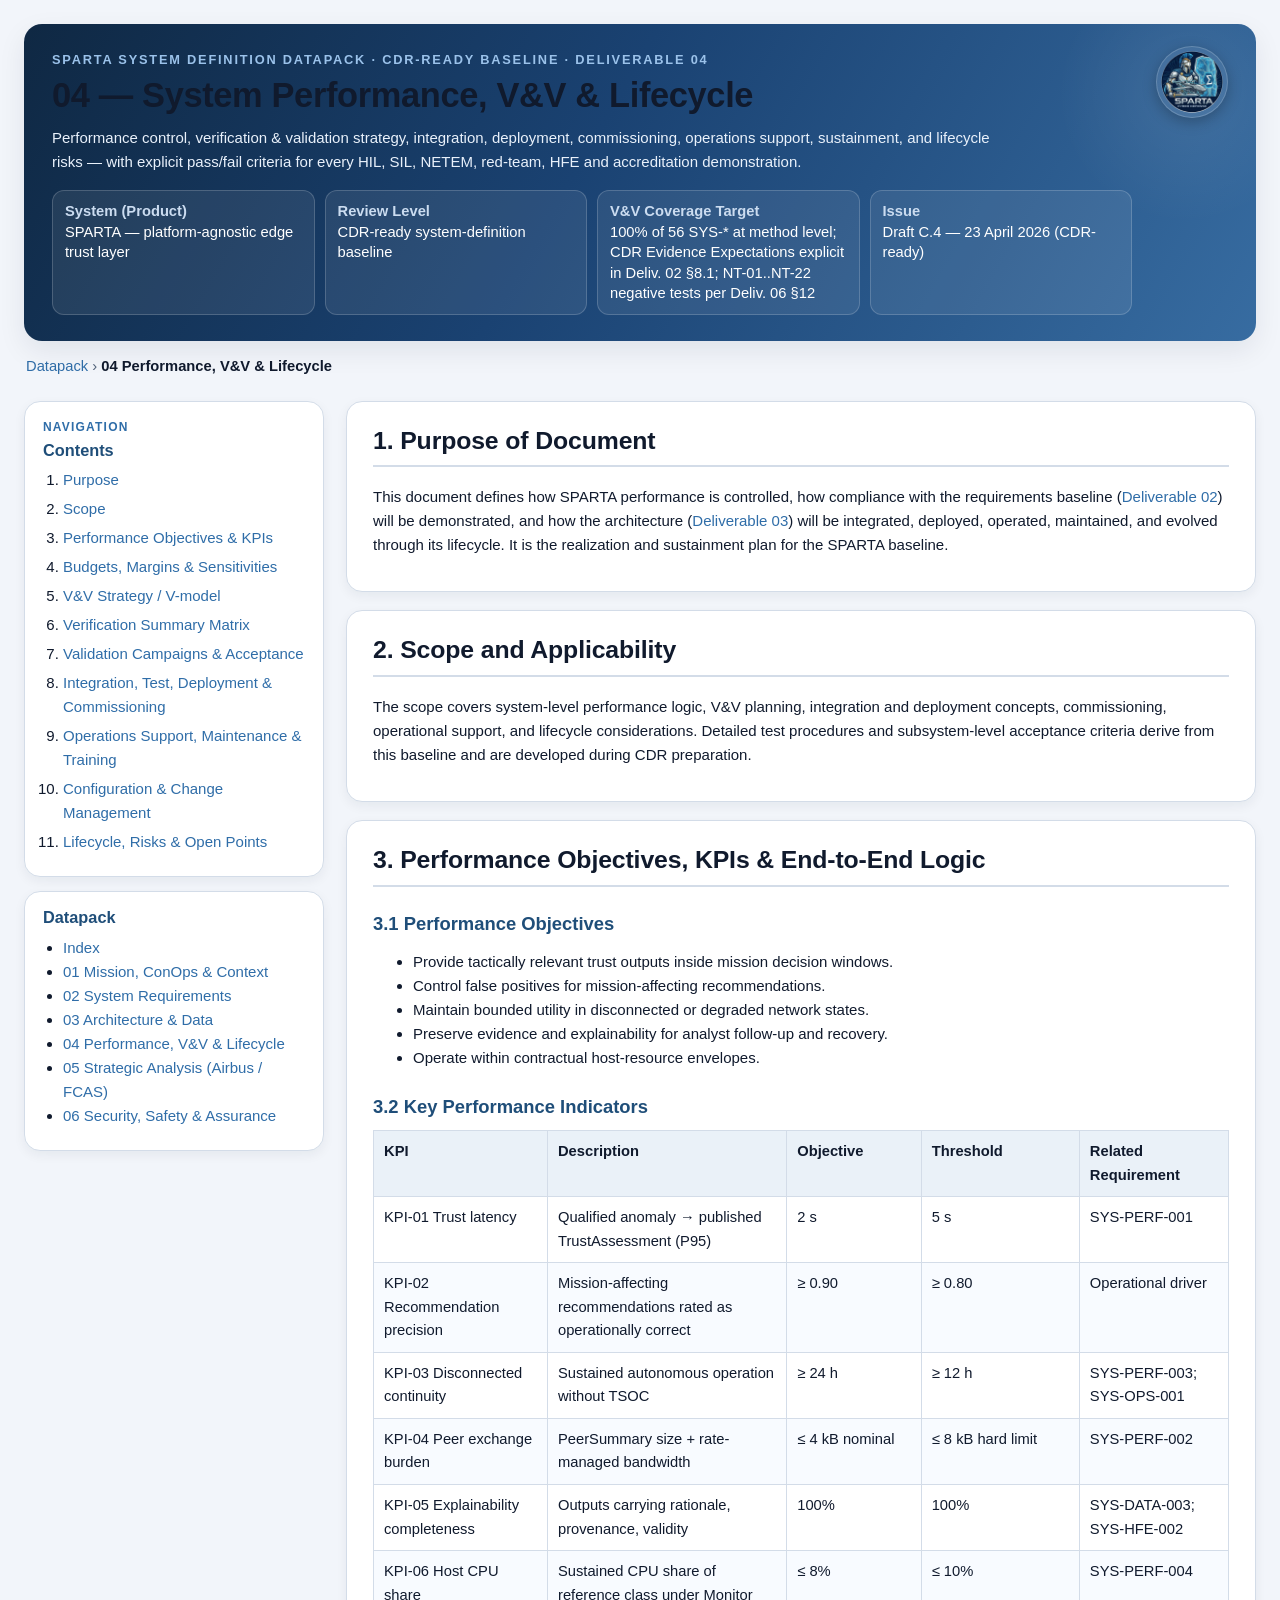
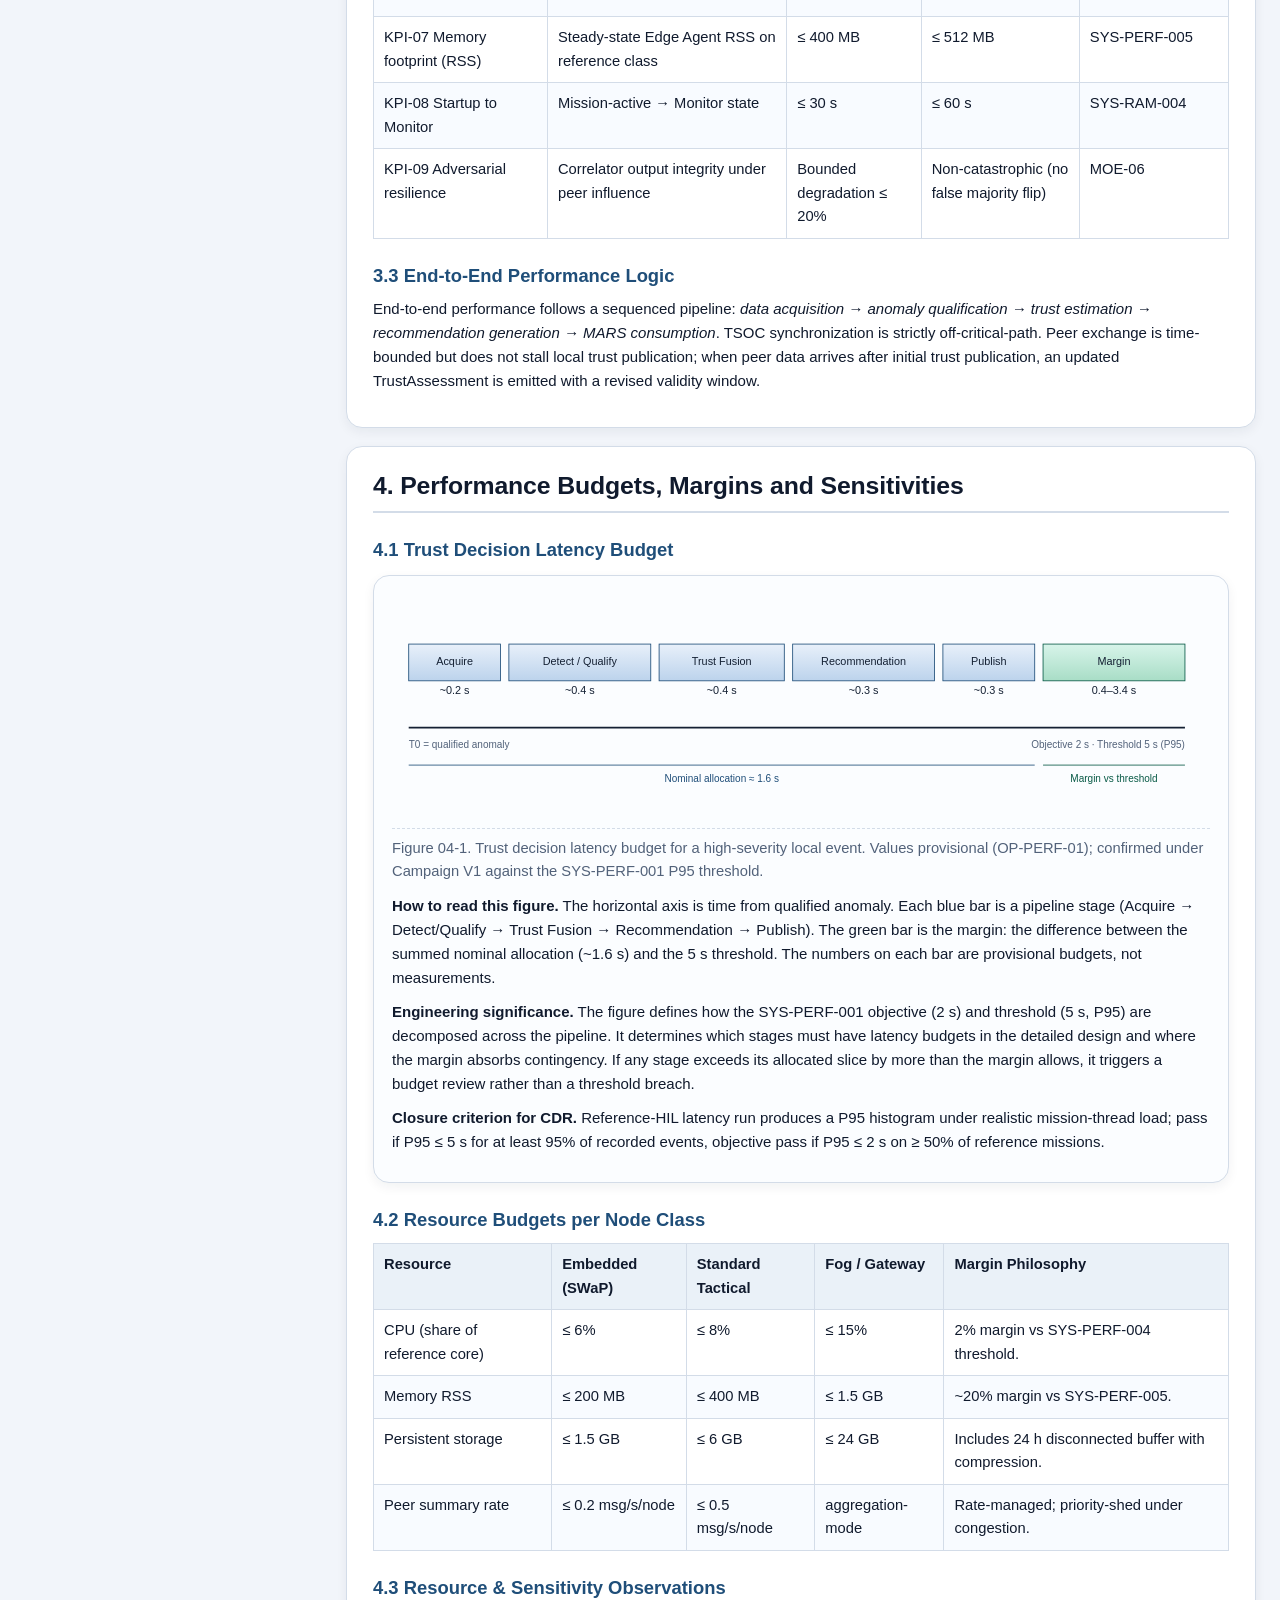
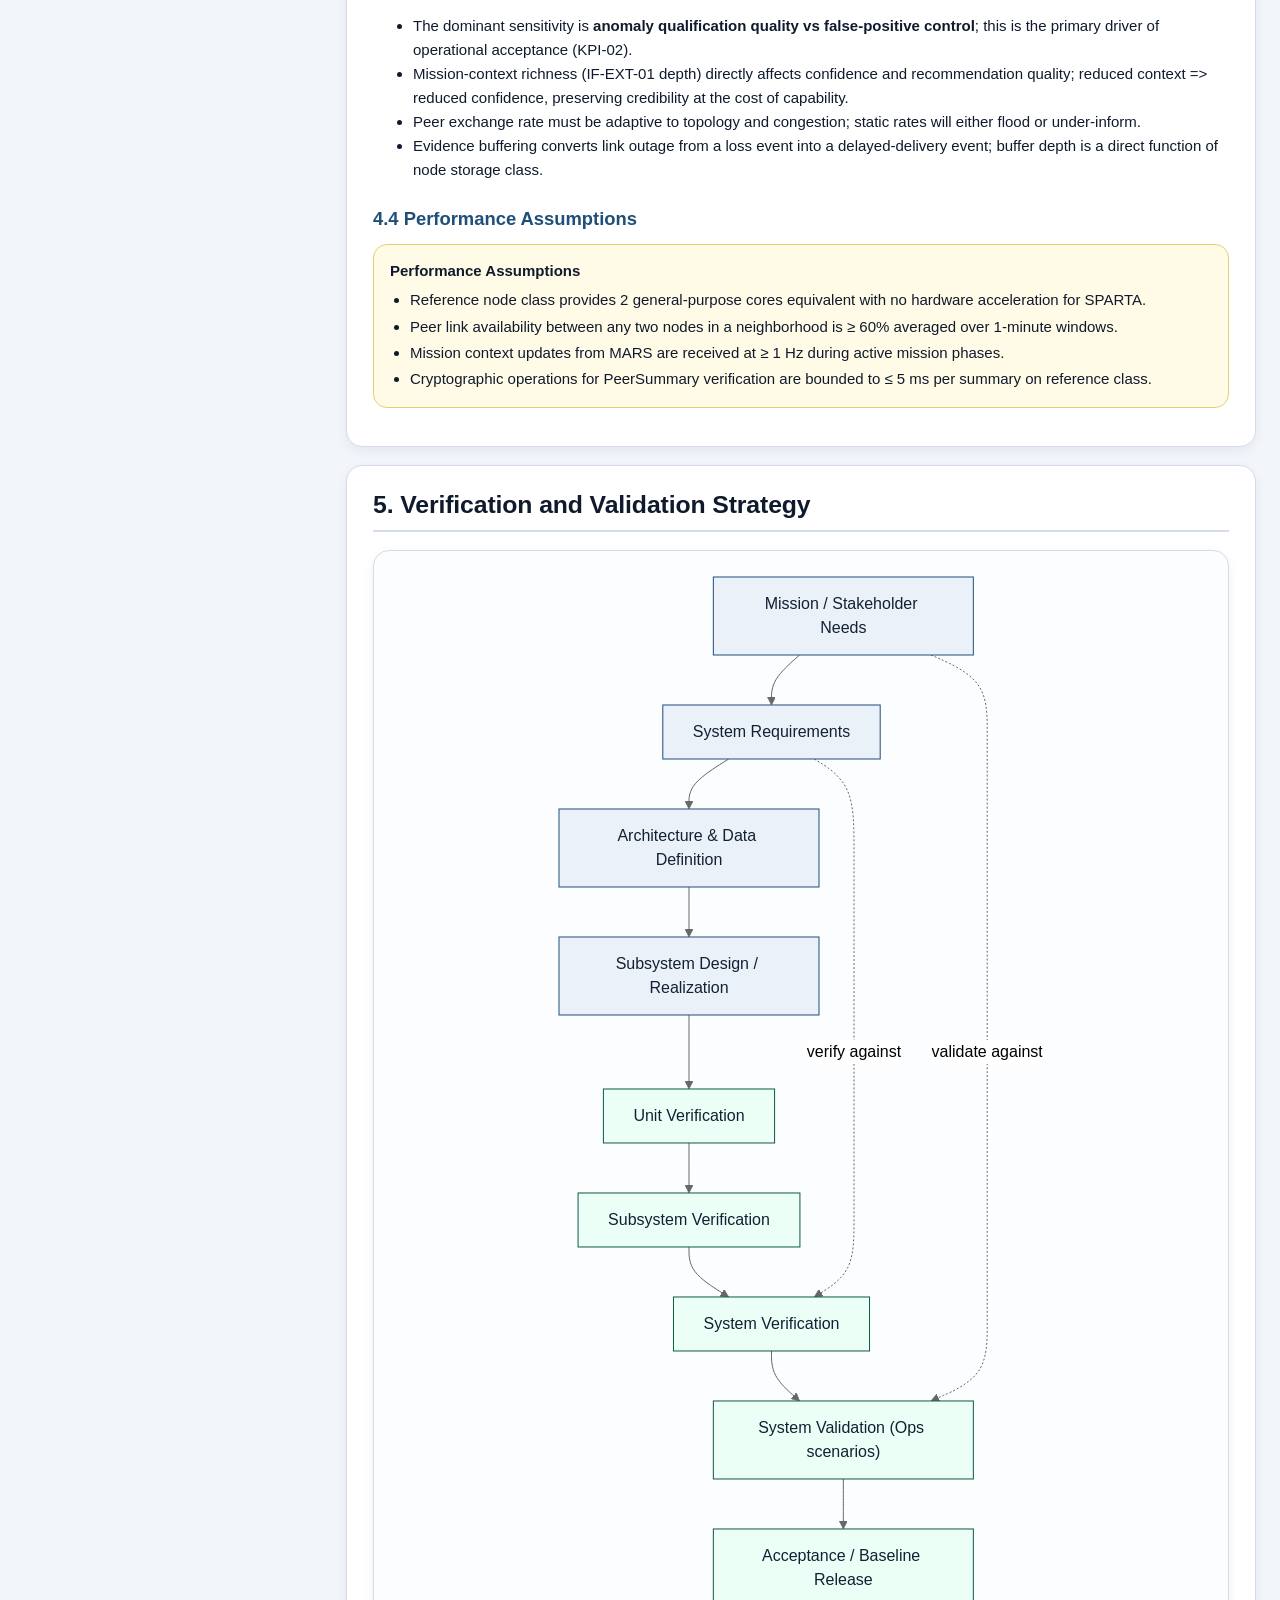
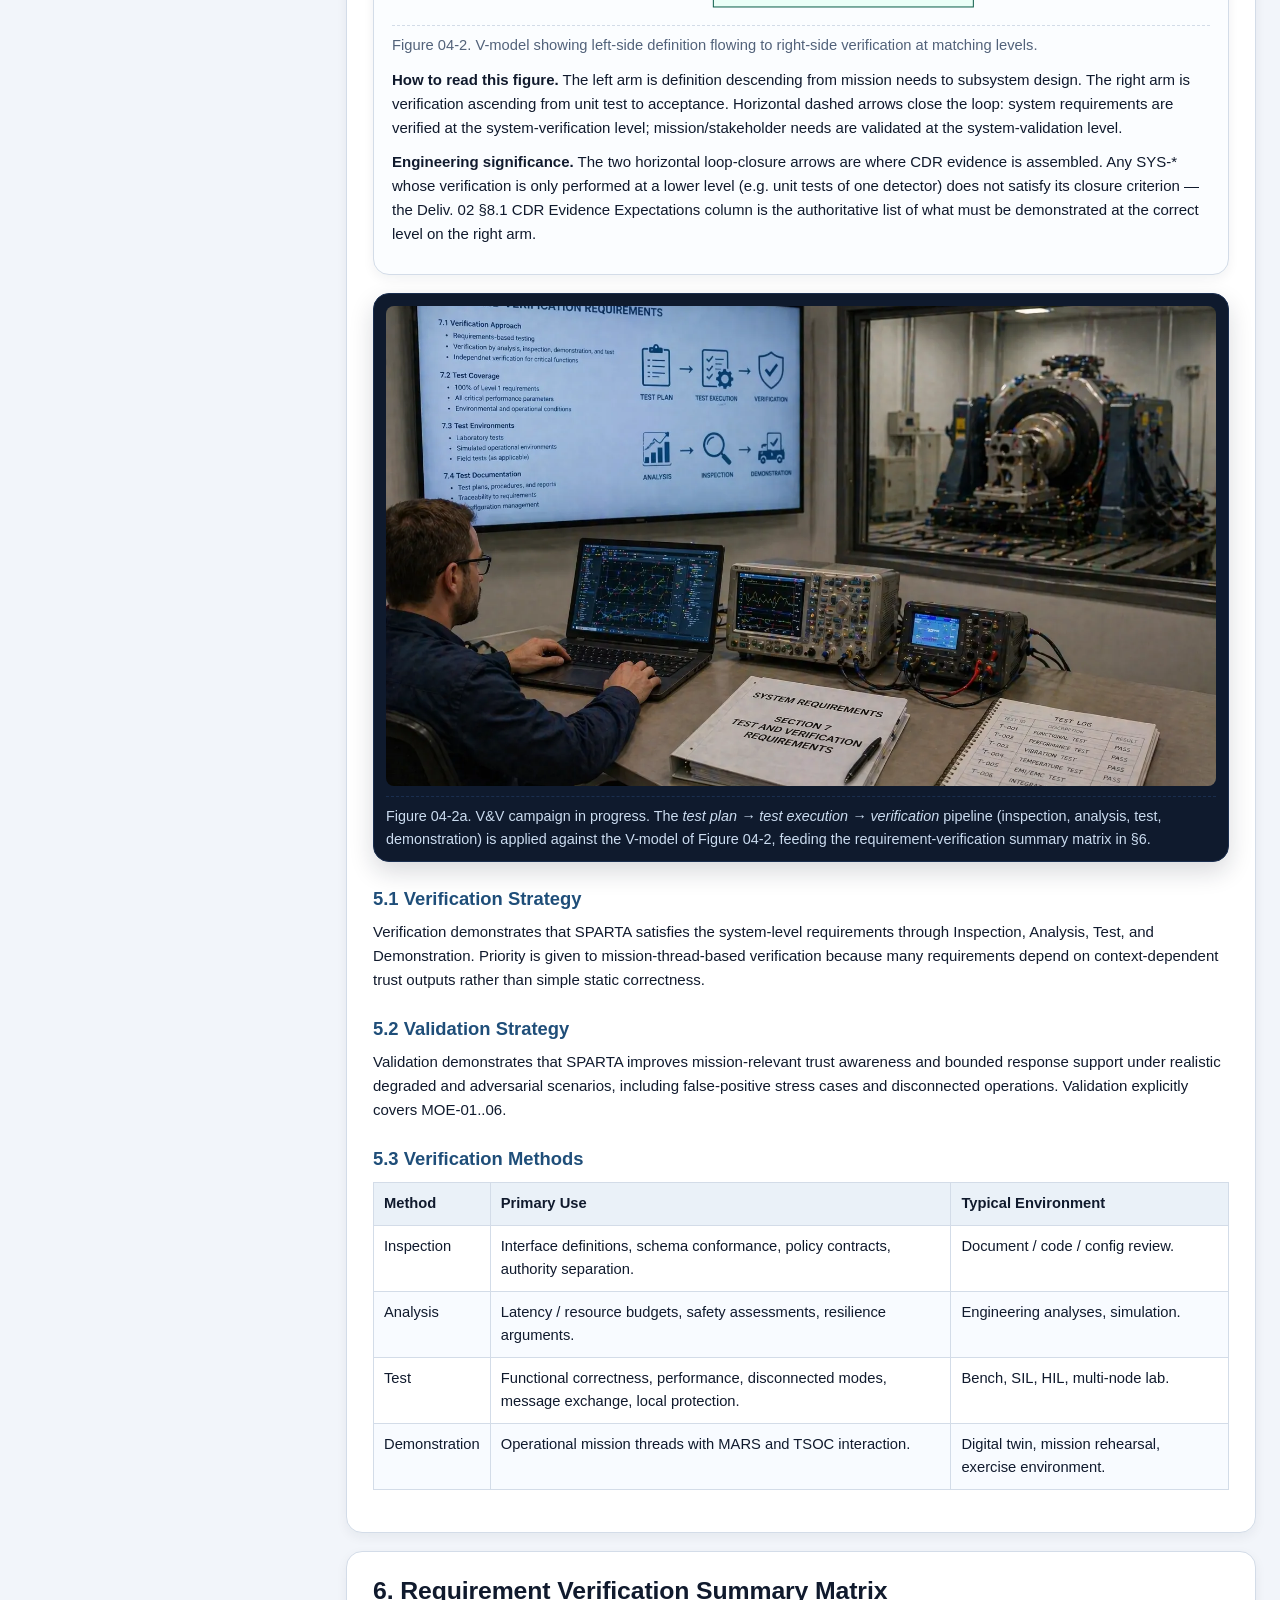
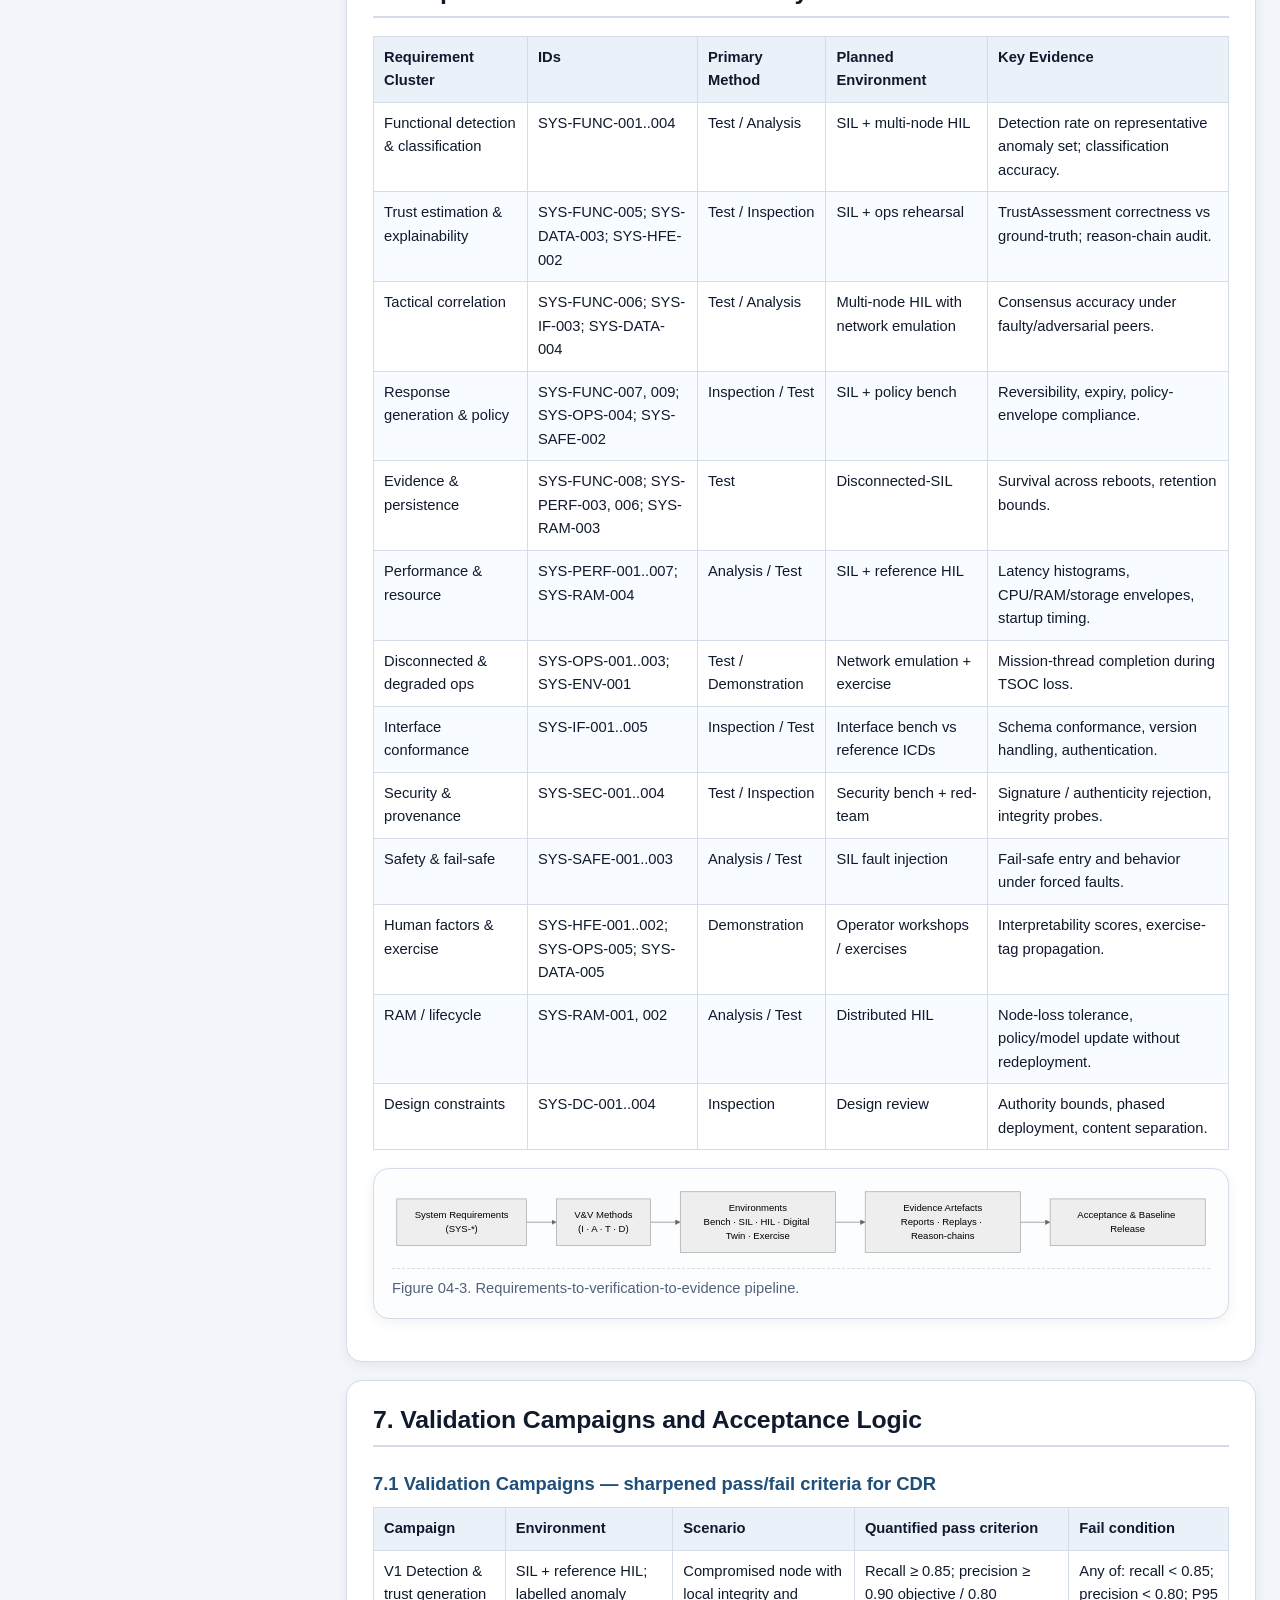
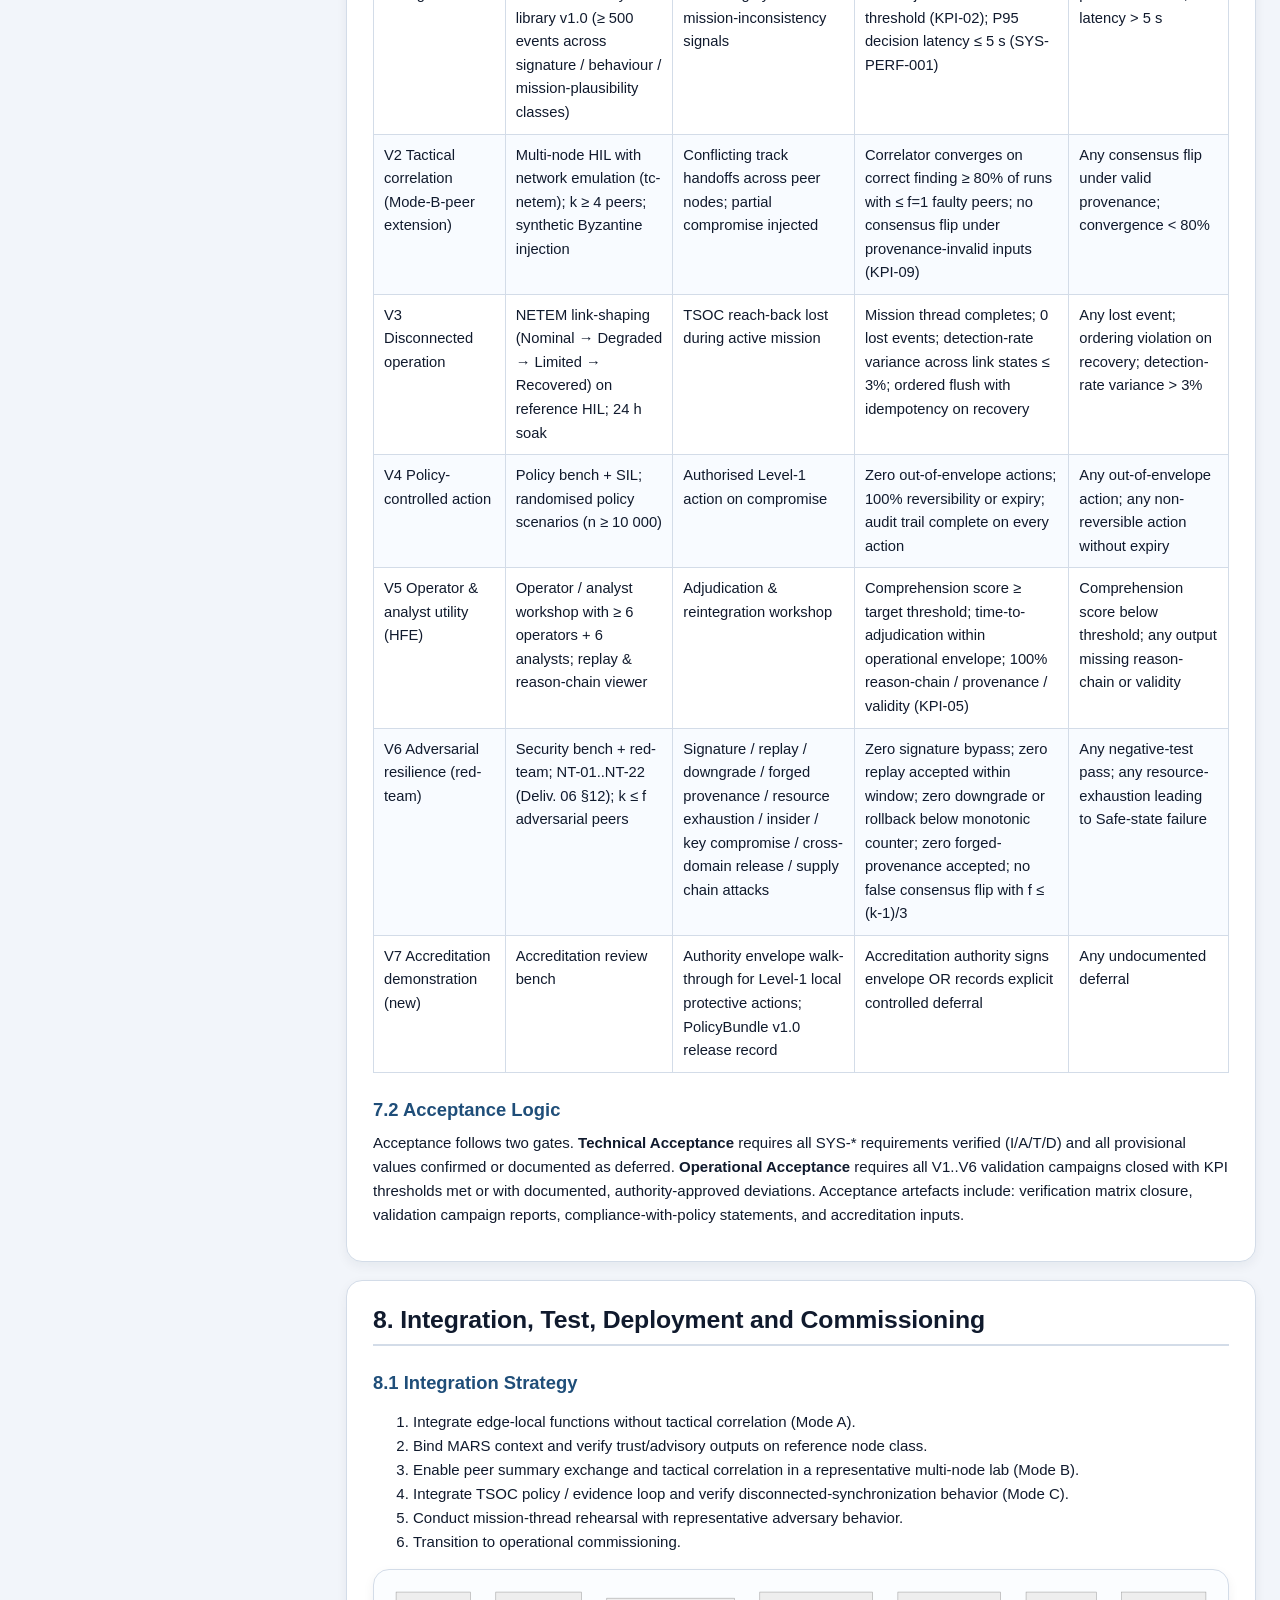
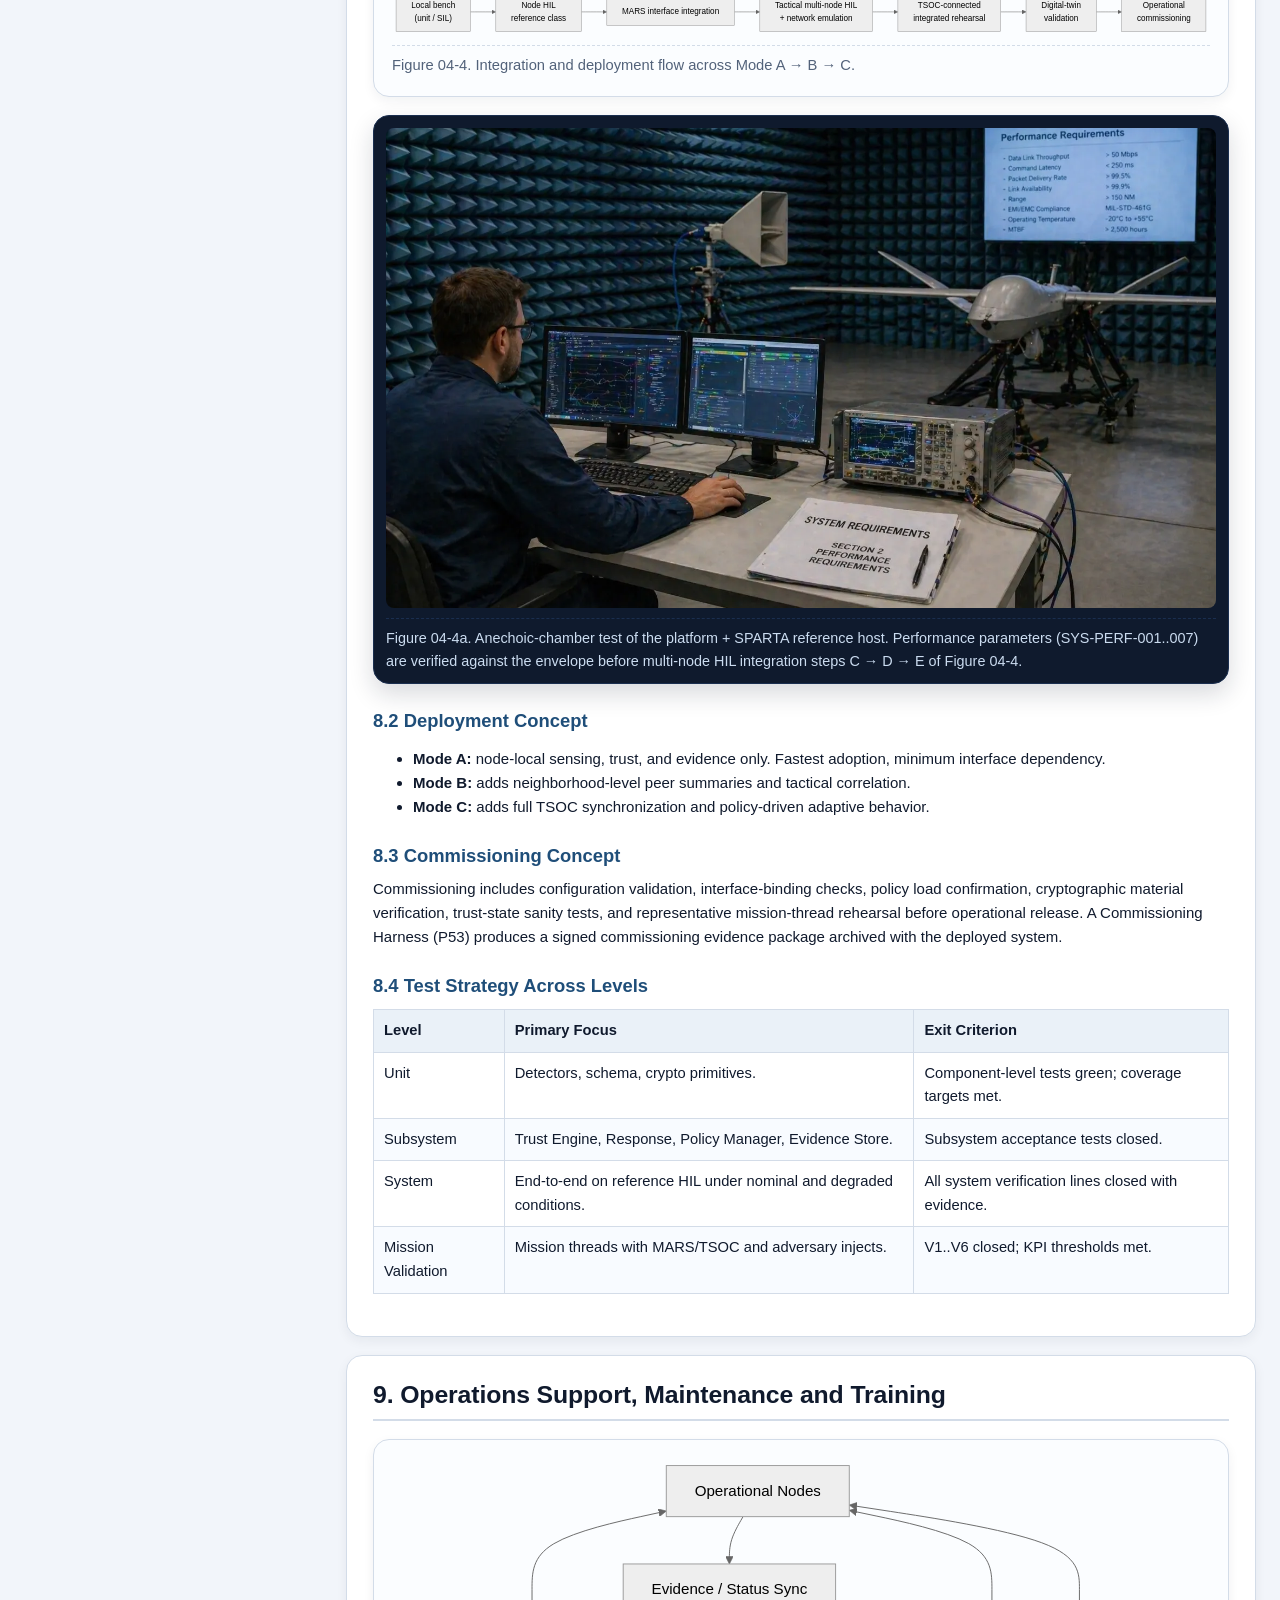
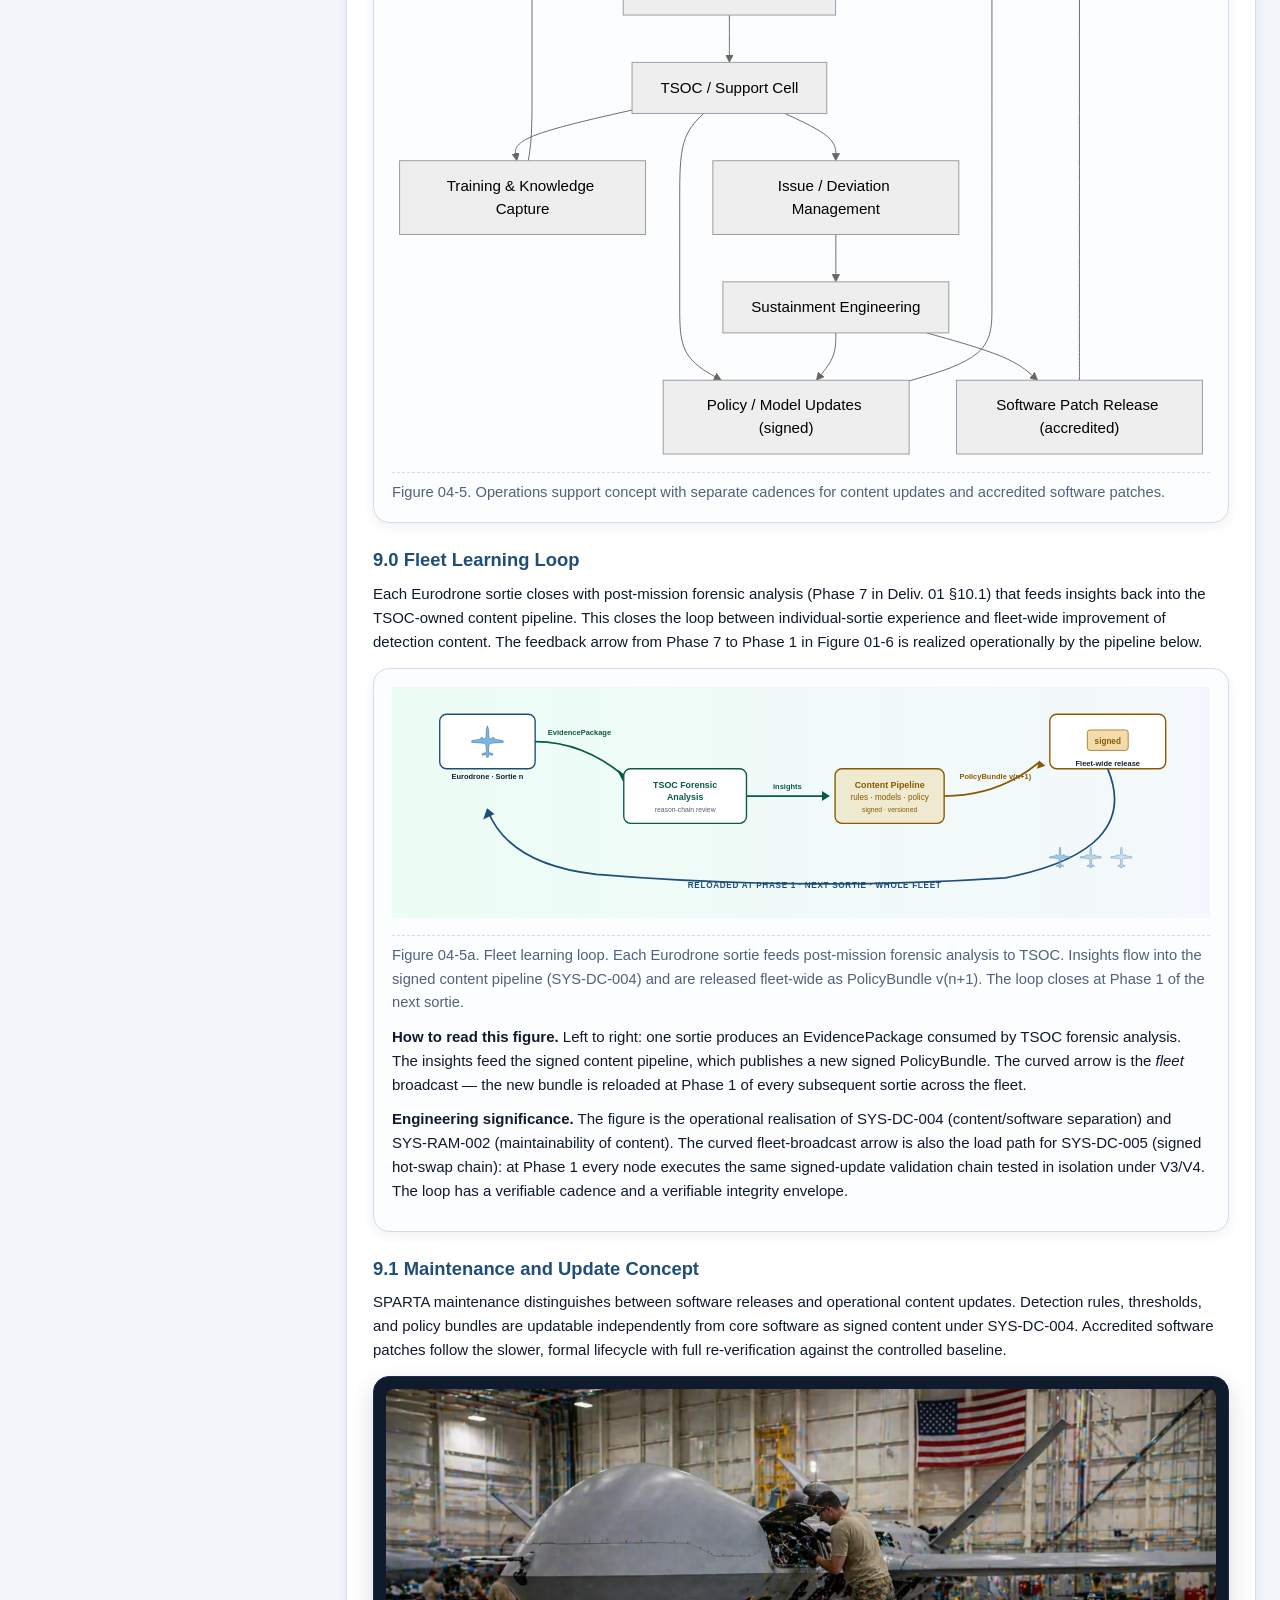
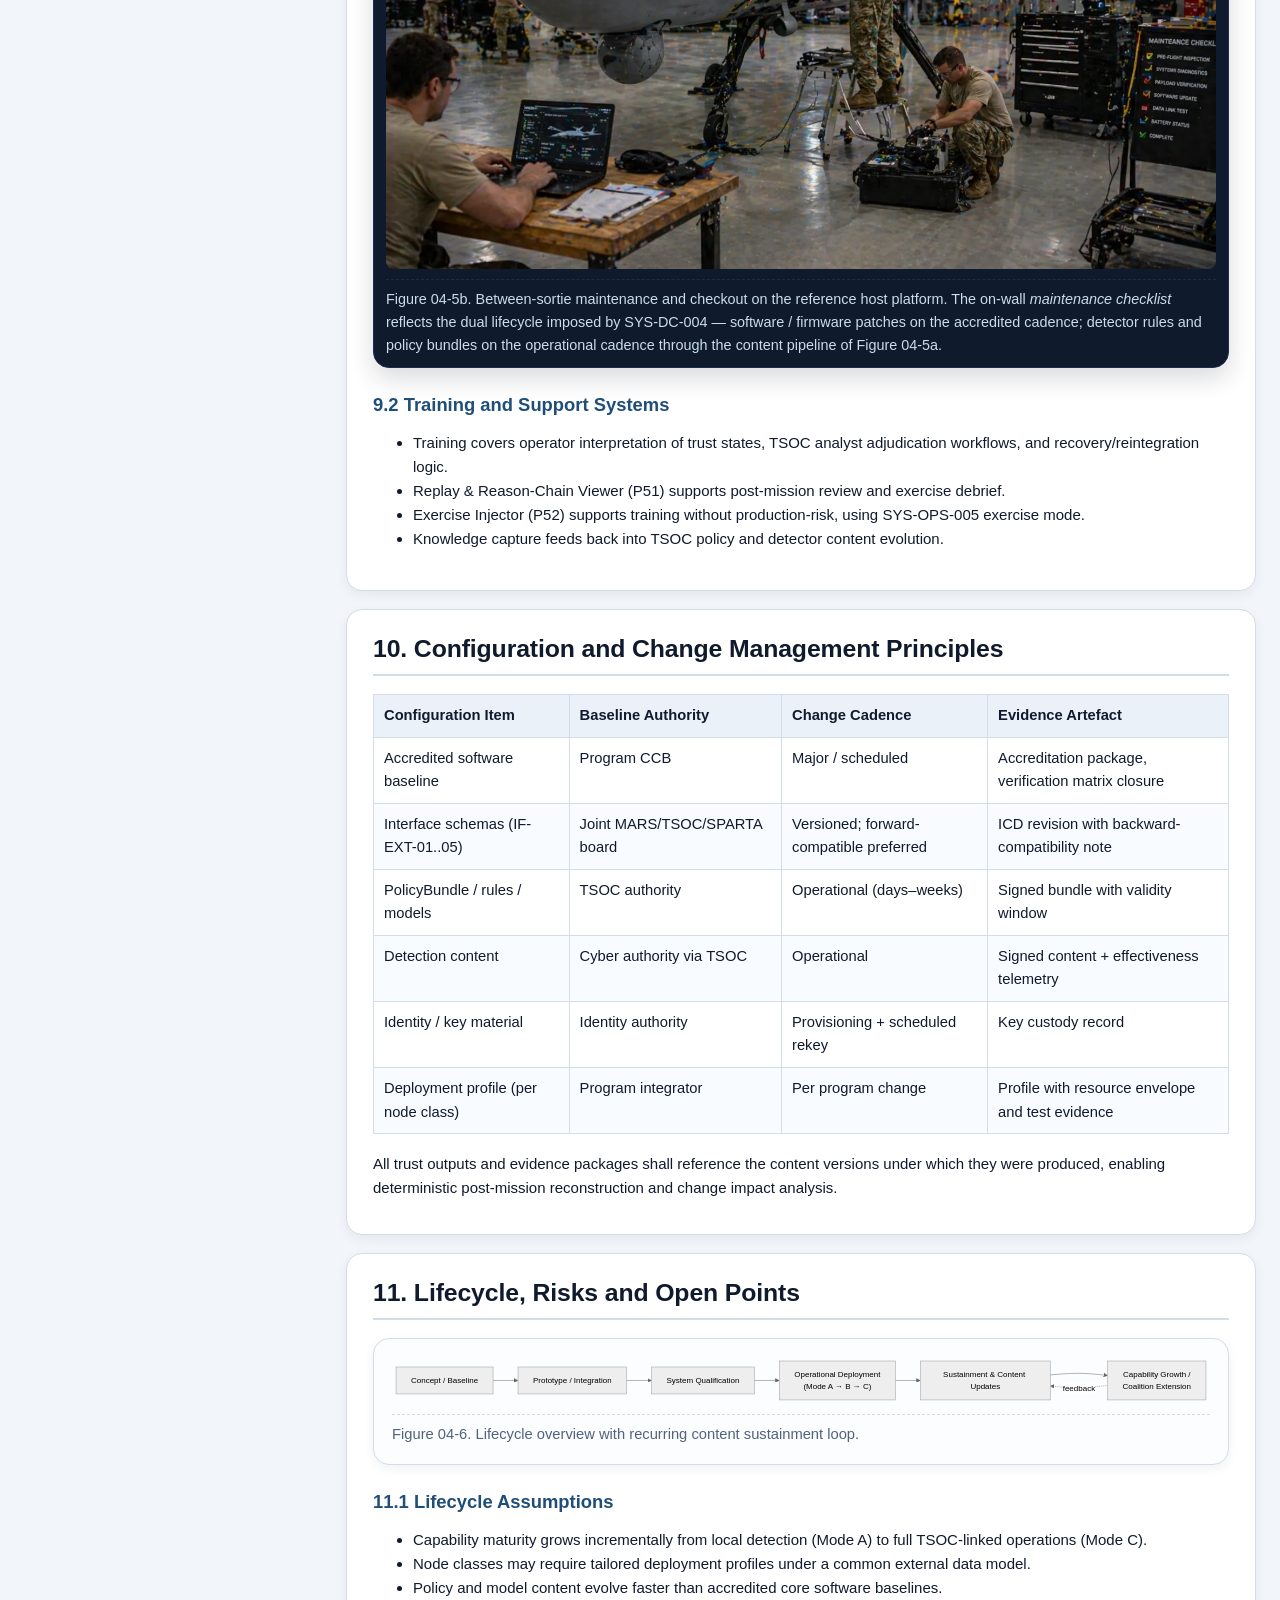
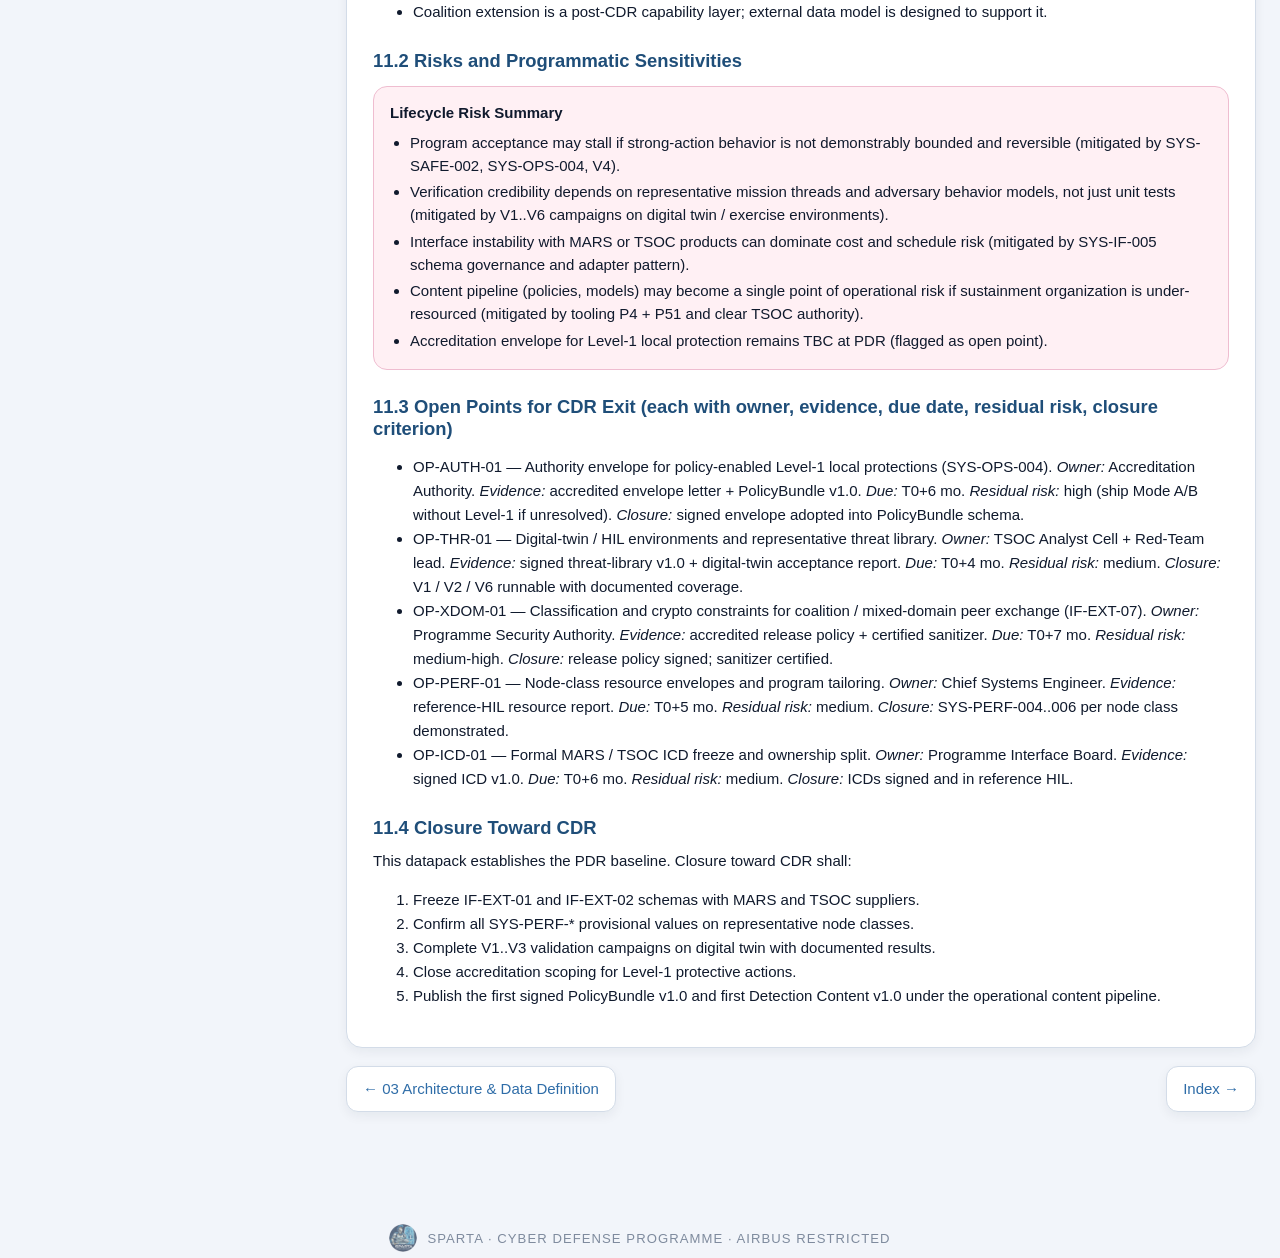
<file: SPARTA_system_definition_datapack/04_performance_vnv_lifecycle.html>
<!DOCTYPE html><html lang="en"><head><title>SPARTA · 04 — Performance, V&amp;V &amp; Lifecycle</title><meta charset="UTF-8" /><meta name="viewport" content="width=device-width, initial-scale=1.0" /><link rel="stylesheet" href="style.css" /><link rel="icon" type="image/png" sizes="32x32" href="assets/sparta_logo_32.png" /><link rel="icon" type="image/png" sizes="64x64" href="assets/sparta_logo_64.png" /><link rel="apple-touch-icon" sizes="180x180" href="assets/sparta_logo_180.png" />
<script src="assets/mermaid.min.js" defer></script>
<script src="assets/sparta-init.js" defer></script>
</head><body><div class="page"><div class="topbar"><div class="logo-mark" aria-hidden="true" title="SPARTA Cyber Defense"><img src="assets/sparta_logo.webp" alt="" /></div><div class="kicker">SPARTA System Definition Datapack · CDR-Ready Baseline · Deliverable 04</div><h1>04 — System Performance, V&amp;V &amp; Lifecycle</h1><div class="subtitle">Performance control, verification &amp; validation strategy, integration, deployment, commissioning, operations support, sustainment, and lifecycle risks — with explicit pass/fail criteria for every HIL, SIL, NETEM, red-team, HFE and accreditation demonstration.</div><div class="doc-meta"><div class="item"><strong>System (Product)</strong><br>SPARTA — platform-agnostic edge trust layer</div><div class="item"><strong>Review Level</strong><br>CDR-ready system-definition baseline</div><div class="item"><strong>V&amp;V Coverage Target</strong><br>100% of 56 SYS-* at method level; CDR Evidence Expectations explicit in Deliv. 02 §8.1; NT-01..NT-22 negative tests per Deliv. 06 §12</div><div class="item"><strong>Issue</strong><br>Draft C.4 — 23 April 2026 (CDR-ready)</div></div></div><div class="breadcrumbs"><a href="index.html">Datapack</a> › <strong>04 Performance, V&amp;V &amp; Lifecycle</strong></div><div class="layout"><aside class="sidebar"><div class="panel toc"><div class="kicker">Navigation</div><h3>Contents</h3><ol><li><a href="#purpose">Purpose</a></li><li><a href="#scope">Scope</a></li><li><a href="#performance-objectives">Performance Objectives &amp; KPIs</a></li><li><a href="#performance-budgets">Budgets, Margins &amp; Sensitivities</a></li><li><a href="#vmodel">V&amp;V Strategy / V-model</a></li><li><a href="#verification-matrix">Verification Summary Matrix</a></li><li><a href="#validation">Validation Campaigns &amp; Acceptance</a></li><li><a href="#integration-deployment">Integration, Test, Deployment &amp; Commissioning</a></li><li><a href="#operations-support">Operations Support, Maintenance &amp; Training</a></li><li><a href="#configuration">Configuration &amp; Change Management</a></li><li><a href="#lifecycle-overview">Lifecycle, Risks &amp; Open Points</a></li></ol></div><div class="panel"><h3>Datapack</h3><ul><li><a href="index.html">Index</a></li><li><a href="01_mission_conops_context.html">01 Mission, ConOps &amp; Context</a></li><li><a href="02_system_requirements.html">02 System Requirements</a></li><li><a href="03_architecture_data_definition.html">03 Architecture &amp; Data</a></li><li><a href="04_performance_vnv_lifecycle.html">04 Performance, V&amp;V &amp; Lifecycle</a></li><li><a href="05_strategic_analysis_airbus_fcas.html">05 Strategic Analysis (Airbus / FCAS)</a></li><li><a href="06_security_safety_assurance.html">06 Security, Safety &amp; Assurance</a></li>
</ul></div></aside><main class="content"><section id="purpose"><h2>1. Purpose of Document</h2><p>This document defines how SPARTA performance is controlled, how compliance with the requirements baseline (<a href="02_system_requirements.html">Deliverable 02</a>) will be demonstrated, and how the architecture (<a href="03_architecture_data_definition.html">Deliverable 03</a>) will be integrated, deployed, operated, maintained, and evolved through its lifecycle. It is the realization and sustainment plan for the SPARTA baseline.</p></section><section id="scope"><h2>2. Scope and Applicability</h2><p>The scope covers system-level performance logic, V&amp;V planning, integration and deployment concepts, commissioning, operational support, and lifecycle considerations. Detailed test procedures and subsystem-level acceptance criteria derive from this baseline and are developed during CDR preparation.</p></section><section id="performance-objectives"><h2>3. Performance Objectives, KPIs &amp; End-to-End Logic</h2><h3>3.1 Performance Objectives</h3><ul><li>Provide tactically relevant trust outputs inside mission decision windows.</li><li>Control false positives for mission-affecting recommendations.</li><li>Maintain bounded utility in disconnected or degraded network states.</li><li>Preserve evidence and explainability for analyst follow-up and recovery.</li><li>Operate within contractual host-resource envelopes.</li></ul><h3>3.2 Key Performance Indicators</h3><table class="metadata"><thead><tr><th>KPI</th><th>Description</th><th>Objective</th><th>Threshold</th><th>Related Requirement</th></tr></thead><tbody><tr><td>KPI-01 Trust latency</td><td>Qualified anomaly → published TrustAssessment (P95)</td><td>2 s</td><td>5 s</td><td>SYS-PERF-001</td></tr><tr><td>KPI-02 Recommendation precision</td><td>Mission-affecting recommendations rated as operationally correct</td><td>≥ 0.90</td><td>≥ 0.80</td><td>Operational driver</td></tr><tr><td>KPI-03 Disconnected continuity</td><td>Sustained autonomous operation without TSOC</td><td>≥ 24 h</td><td>≥ 12 h</td><td>SYS-PERF-003; SYS-OPS-001</td></tr><tr><td>KPI-04 Peer exchange burden</td><td>PeerSummary size + rate-managed bandwidth</td><td>≤ 4 kB nominal</td><td>≤ 8 kB hard limit</td><td>SYS-PERF-002</td></tr><tr><td>KPI-05 Explainability completeness</td><td>Outputs carrying rationale, provenance, validity</td><td>100%</td><td>100%</td><td>SYS-DATA-003; SYS-HFE-002</td></tr><tr><td>KPI-06 Host CPU share</td><td>Sustained CPU share of reference class under Monitor</td><td>≤ 8%</td><td>≤ 10%</td><td>SYS-PERF-004</td></tr><tr><td>KPI-07 Memory footprint (RSS)</td><td>Steady-state Edge Agent RSS on reference class</td><td>≤ 400 MB</td><td>≤ 512 MB</td><td>SYS-PERF-005</td></tr><tr><td>KPI-08 Startup to Monitor</td><td>Mission-active → Monitor state</td><td>≤ 30 s</td><td>≤ 60 s</td><td>SYS-RAM-004</td></tr><tr><td>KPI-09 Adversarial resilience</td><td>Correlator output integrity under peer influence</td><td>Bounded degradation ≤ 20%</td><td>Non-catastrophic (no false majority flip)</td><td>MOE-06</td></tr></tbody></table><h3>3.3 End-to-End Performance Logic</h3><p>End-to-end performance follows a sequenced pipeline: <em>data acquisition → anomaly qualification → trust estimation → recommendation generation → MARS consumption</em>. TSOC synchronization is strictly off-critical-path. Peer exchange is time-bounded but does not stall local trust publication; when peer data arrives after initial trust publication, an updated TrustAssessment is emitted with a revised validity window.</p></section><section id="performance-budgets"><h2>4. Performance Budgets, Margins and Sensitivities</h2><h3>4.1 Trust Decision Latency Budget</h3><div class="figure"><svg viewBox="0 0 980 260" role="img" aria-label="Performance budget overview"><defs><linearGradient id="barGrad" x1="0" x2="0" y1="0" y2="1"><stop offset="0%" stop-color="#e8f0fa"/><stop offset="100%" stop-color="#bcd3ec"/></linearGradient><linearGradient id="mgnGrad" x1="0" x2="0" y1="0" y2="1"><stop offset="0%" stop-color="#d8f4ea"/><stop offset="100%" stop-color="#a8ddc6"/></linearGradient></defs><rect x="20" y="60" width="110" height="44" fill="url(#barGrad)" stroke="#1f4e79"/><rect x="140" y="60" width="170" height="44" fill="url(#barGrad)" stroke="#1f4e79"/><rect x="320" y="60" width="150" height="44" fill="url(#barGrad)" stroke="#1f4e79"/><rect x="480" y="60" width="170" height="44" fill="url(#barGrad)" stroke="#1f4e79"/><rect x="660" y="60" width="110" height="44" fill="url(#barGrad)" stroke="#1f4e79"/><rect x="780" y="60" width="170" height="44" fill="url(#mgnGrad)" stroke="#0a5b47"/><g text-anchor="middle" font-size="13" fill="#142033"><text x="75" y="85">Acquire</text><text x="75" y="120">~0.2 s</text><text x="225" y="85">Detect / Qualify</text><text x="225" y="120">~0.4 s</text><text x="395" y="85">Trust Fusion</text><text x="395" y="120">~0.4 s</text><text x="565" y="85">Recommendation</text><text x="565" y="120">~0.3 s</text><text x="715" y="85">Publish</text><text x="715" y="120">~0.3 s</text><text x="865" y="85">Margin</text><text x="865" y="120">0.4–3.4 s</text></g><line x1="20" y1="160" x2="950" y2="160" stroke="#142033" stroke-width="2"/><g font-size="12" fill="#52627a"><text x="20" y="185">T0 = qualified anomaly</text><text x="950" y="185" text-anchor="end">Objective 2 s · Threshold 5 s (P95)</text></g><g font-size="12" fill="#1f4e79"><line x1="20" y1="205" x2="770" y2="205" stroke="#1f4e79"/><text x="395" y="225" text-anchor="middle">Nominal allocation ≈ 1.6 s</text></g><g font-size="12" fill="#0a5b47"><line x1="780" y1="205" x2="950" y2="205" stroke="#0a5b47"/><text x="865" y="225" text-anchor="middle">Margin vs threshold</text></g></svg><div class="caption">Figure 04-1. Trust decision latency budget for a high-severity local event. Values provisional (OP-PERF-01); confirmed under Campaign V1 against the SYS-PERF-001 P95 threshold.</div>
<p><strong>How to read this figure.</strong> The horizontal axis is time from qualified anomaly. Each blue bar is a pipeline stage (Acquire → Detect/Qualify → Trust Fusion → Recommendation → Publish). The green bar is the margin: the difference between the summed nominal allocation (~1.6 s) and the 5 s threshold. The numbers on each bar are provisional budgets, not measurements.</p>
<p><strong>Engineering significance.</strong> The figure defines how the SYS-PERF-001 objective (2 s) and threshold (5 s, P95) are decomposed across the pipeline. It determines which stages must have latency budgets in the detailed design and where the margin absorbs contingency. If any stage exceeds its allocated slice by more than the margin allows, it triggers a budget review rather than a threshold breach.</p>
<p><strong>Closure criterion for CDR.</strong> Reference-HIL latency run produces a P95 histogram under realistic mission-thread load; pass if P95 ≤ 5 s for at least 95% of recorded events, objective pass if P95 ≤ 2 s on ≥ 50% of reference missions.</p></div><h3>4.2 Resource Budgets per Node Class</h3><table class="metadata"><thead><tr><th>Resource</th><th>Embedded (SWaP)</th><th>Standard Tactical</th><th>Fog / Gateway</th><th>Margin Philosophy</th></tr></thead><tbody><tr><td>CPU (share of reference core)</td><td>≤ 6%</td><td>≤ 8%</td><td>≤ 15%</td><td>2% margin vs SYS-PERF-004 threshold.</td></tr><tr><td>Memory RSS</td><td>≤ 200 MB</td><td>≤ 400 MB</td><td>≤ 1.5 GB</td><td>~20% margin vs SYS-PERF-005.</td></tr><tr><td>Persistent storage</td><td>≤ 1.5 GB</td><td>≤ 6 GB</td><td>≤ 24 GB</td><td>Includes 24 h disconnected buffer with compression.</td></tr><tr><td>Peer summary rate</td><td>≤ 0.2 msg/s/node</td><td>≤ 0.5 msg/s/node</td><td>aggregation-mode</td><td>Rate-managed; priority-shed under congestion.</td></tr></tbody></table><h3>4.3 Resource &amp; Sensitivity Observations</h3><ul><li>The dominant sensitivity is <strong>anomaly qualification quality vs false-positive control</strong>; this is the primary driver of operational acceptance (KPI-02).</li><li>Mission-context richness (IF-EXT-01 depth) directly affects confidence and recommendation quality; reduced context => reduced confidence, preserving credibility at the cost of capability.</li><li>Peer exchange rate must be adaptive to topology and congestion; static rates will either flood or under-inform.</li><li>Evidence buffering converts link outage from a loss event into a delayed-delivery event; buffer depth is a direct function of node storage class.</li></ul><h3>4.4 Performance Assumptions</h3><div class="callout assumption"><strong>Performance Assumptions</strong><ul><li>Reference node class provides 2 general-purpose cores equivalent with no hardware acceleration for SPARTA.</li><li>Peer link availability between any two nodes in a neighborhood is ≥ 60% averaged over 1-minute windows.</li><li>Mission context updates from MARS are received at ≥ 1 Hz during active mission phases.</li><li>Cryptographic operations for PeerSummary verification are bounded to ≤ 5 ms per summary on reference class.</li></ul></div></section><section id="vmodel"><h2>5. Verification and Validation Strategy</h2><div class="figure"><div class="mermaid">
flowchart TB
A["Mission / Stakeholder Needs"] --> B["System Requirements"]
B --> C["Architecture &amp; Data Definition"]
C --> D["Subsystem Design / Realization"]
D --> E["Unit Verification"]
E --> F["Subsystem Verification"]
F --> G["System Verification"]
G --> H["System Validation (Ops scenarios)"]
H --> I["Acceptance / Baseline Release"]
B -.verify against.-> G
A -.validate against.-> H
classDef left fill:#eaf1f8,stroke:#1f4e79,color:#142033;
classDef right fill:#ebfff7,stroke:#0a5b47,color:#142033;
class A,B,C,D left;
class E,F,G,H,I right;
</div><div class="caption">Figure 04-2. V-model showing left-side definition flowing to right-side verification at matching levels.</div>
<p><strong>How to read this figure.</strong> The left arm is definition descending from mission needs to subsystem design. The right arm is verification ascending from unit test to acceptance. Horizontal dashed arrows close the loop: system requirements are verified at the system-verification level; mission/stakeholder needs are validated at the system-validation level.</p>
<p><strong>Engineering significance.</strong> The two horizontal loop-closure arrows are where CDR evidence is assembled. Any SYS-* whose verification is only performed at a lower level (e.g. unit tests of one detector) does not satisfy its closure criterion — the Deliv. 02 §8.1 CDR Evidence Expectations column is the authoritative list of what must be demonstrated at the correct level on the right arm.</p></div><figure class="figure photo-figure"><img src="assets/photo_test_verification.webp"
alt="Test engineer at an oscilloscope bench with a wall screen titled TEST AND VERIFICATION REQUIREMENTS showing TEST PLAN, TEST EXECUTION, VERIFICATION, ANALYSIS, INSPECTION, DEMONSTRATION stages. A large test rig is visible through a window."
loading="lazy"/><div class="caption">Figure 04-2a. V&amp;V campaign in progress. The <em>test plan → test execution → verification</em> pipeline (inspection, analysis, test, demonstration) is applied against the V-model of Figure 04-2, feeding the requirement-verification summary matrix in §6.</div></figure><h3>5.1 Verification Strategy</h3><p>Verification demonstrates that SPARTA satisfies the system-level requirements through Inspection, Analysis, Test, and Demonstration. Priority is given to mission-thread-based verification because many requirements depend on context-dependent trust outputs rather than simple static correctness.</p><h3>5.2 Validation Strategy</h3><p>Validation demonstrates that SPARTA improves mission-relevant trust awareness and bounded response support under realistic degraded and adversarial scenarios, including false-positive stress cases and disconnected operations. Validation explicitly covers MOE-01..06.</p><h3>5.3 Verification Methods</h3><table class="metadata"><thead><tr><th>Method</th><th>Primary Use</th><th>Typical Environment</th></tr></thead><tbody><tr><td>Inspection</td><td>Interface definitions, schema conformance, policy contracts, authority separation.</td><td>Document / code / config review.</td></tr><tr><td>Analysis</td><td>Latency / resource budgets, safety assessments, resilience arguments.</td><td>Engineering analyses, simulation.</td></tr><tr><td>Test</td><td>Functional correctness, performance, disconnected modes, message exchange, local protection.</td><td>Bench, SIL, HIL, multi-node lab.</td></tr><tr><td>Demonstration</td><td>Operational mission threads with MARS and TSOC interaction.</td><td>Digital twin, mission rehearsal, exercise environment.</td></tr></tbody></table></section><section id="verification-matrix"><h2>6. Requirement Verification Summary Matrix</h2><table class="trace-table"><thead><tr><th>Requirement Cluster</th><th>IDs</th><th>Primary Method</th><th>Planned Environment</th><th>Key Evidence</th></tr></thead><tbody><tr><td>Functional detection &amp; classification</td><td>SYS-FUNC-001..004</td><td>Test / Analysis</td><td>SIL + multi-node HIL</td><td>Detection rate on representative anomaly set; classification accuracy.</td></tr><tr><td>Trust estimation &amp; explainability</td><td>SYS-FUNC-005; SYS-DATA-003; SYS-HFE-002</td><td>Test / Inspection</td><td>SIL + ops rehearsal</td><td>TrustAssessment correctness vs ground-truth; reason-chain audit.</td></tr><tr><td>Tactical correlation</td><td>SYS-FUNC-006; SYS-IF-003; SYS-DATA-004</td><td>Test / Analysis</td><td>Multi-node HIL with network emulation</td><td>Consensus accuracy under faulty/adversarial peers.</td></tr><tr><td>Response generation &amp; policy</td><td>SYS-FUNC-007, 009; SYS-OPS-004; SYS-SAFE-002</td><td>Inspection / Test</td><td>SIL + policy bench</td><td>Reversibility, expiry, policy-envelope compliance.</td></tr><tr><td>Evidence &amp; persistence</td><td>SYS-FUNC-008; SYS-PERF-003, 006; SYS-RAM-003</td><td>Test</td><td>Disconnected-SIL</td><td>Survival across reboots, retention bounds.</td></tr><tr><td>Performance &amp; resource</td><td>SYS-PERF-001..007; SYS-RAM-004</td><td>Analysis / Test</td><td>SIL + reference HIL</td><td>Latency histograms, CPU/RAM/storage envelopes, startup timing.</td></tr><tr><td>Disconnected &amp; degraded ops</td><td>SYS-OPS-001..003; SYS-ENV-001</td><td>Test / Demonstration</td><td>Network emulation + exercise</td><td>Mission-thread completion during TSOC loss.</td></tr><tr><td>Interface conformance</td><td>SYS-IF-001..005</td><td>Inspection / Test</td><td>Interface bench vs reference ICDs</td><td>Schema conformance, version handling, authentication.</td></tr><tr><td>Security &amp; provenance</td><td>SYS-SEC-001..004</td><td>Test / Inspection</td><td>Security bench + red-team</td><td>Signature / authenticity rejection, integrity probes.</td></tr><tr><td>Safety &amp; fail-safe</td><td>SYS-SAFE-001..003</td><td>Analysis / Test</td><td>SIL fault injection</td><td>Fail-safe entry and behavior under forced faults.</td></tr><tr><td>Human factors &amp; exercise</td><td>SYS-HFE-001..002; SYS-OPS-005; SYS-DATA-005</td><td>Demonstration</td><td>Operator workshops / exercises</td><td>Interpretability scores, exercise-tag propagation.</td></tr><tr><td>RAM / lifecycle</td><td>SYS-RAM-001, 002</td><td>Analysis / Test</td><td>Distributed HIL</td><td>Node-loss tolerance, policy/model update without redeployment.</td></tr><tr><td>Design constraints</td><td>SYS-DC-001..004</td><td>Inspection</td><td>Design review</td><td>Authority bounds, phased deployment, content separation.</td></tr></tbody></table><div class="figure"><div class="mermaid">
flowchart LR
Reqs["System Requirements<br/>(SYS-*)"] --> Methods["V&amp;V Methods<br/>(I · A · T · D)"]
Methods --> Envs["Environments<br/>Bench · SIL · HIL · Digital Twin · Exercise"]
Envs --> Evid["Evidence Artefacts<br/>Reports · Replays · Reason-chains"]
Evid --> Accept["Acceptance &amp; Baseline Release"]
</div><div class="caption">Figure 04-3. Requirements-to-verification-to-evidence pipeline.</div></div></section><section id="validation"><h2>7. Validation Campaigns and Acceptance Logic</h2><h3>7.1 Validation Campaigns — sharpened pass/fail criteria for CDR</h3><table class="metadata"><thead><tr><th>Campaign</th><th>Environment</th><th>Scenario</th><th>Quantified pass criterion</th><th>Fail condition</th></tr></thead><tbody><tr><td>V1 Detection &amp; trust generation</td><td>SIL + reference HIL; labelled anomaly library v1.0 (≥ 500 events across signature / behaviour / mission-plausibility classes)</td><td>Compromised node with local integrity and mission-inconsistency signals</td><td>Recall ≥ 0.85; precision ≥ 0.90 objective / 0.80 threshold (KPI-02); P95 decision latency ≤ 5 s (SYS-PERF-001)</td><td>Any of: recall &lt; 0.85; precision &lt; 0.80; P95 latency &gt; 5 s</td></tr><tr><td>V2 Tactical correlation (Mode-B-peer extension)</td><td>Multi-node HIL with network emulation (tc-netem); k ≥ 4 peers; synthetic Byzantine injection</td><td>Conflicting track handoffs across peer nodes; partial compromise injected</td><td>Correlator converges on correct finding ≥ 80% of runs with ≤ f=1 faulty peers; no consensus flip under provenance-invalid inputs (KPI-09)</td><td>Any consensus flip under valid provenance; convergence &lt; 80%</td></tr><tr><td>V3 Disconnected operation</td><td>NETEM link-shaping (Nominal → Degraded → Limited → Recovered) on reference HIL; 24 h soak</td><td>TSOC reach-back lost during active mission</td><td>Mission thread completes; 0 lost events; detection-rate variance across link states ≤ 3%; ordered flush with idempotency on recovery</td><td>Any lost event; ordering violation on recovery; detection-rate variance &gt; 3%</td></tr><tr><td>V4 Policy-controlled action</td><td>Policy bench + SIL; randomised policy scenarios (n ≥ 10 000)</td><td>Authorised Level-1 action on compromise</td><td>Zero out-of-envelope actions; 100% reversibility or expiry; audit trail complete on every action</td><td>Any out-of-envelope action; any non-reversible action without expiry</td></tr><tr><td>V5 Operator &amp; analyst utility (HFE)</td><td>Operator / analyst workshop with ≥ 6 operators + 6 analysts; replay &amp; reason-chain viewer</td><td>Adjudication &amp; reintegration workshop</td><td>Comprehension score ≥ target threshold; time-to-adjudication within operational envelope; 100% reason-chain / provenance / validity (KPI-05)</td><td>Comprehension score below threshold; any output missing reason-chain or validity</td></tr><tr><td>V6 Adversarial resilience (red-team)</td><td>Security bench + red-team; NT-01..NT-22 (Deliv. 06 §12); k ≤ f adversarial peers</td><td>Signature / replay / downgrade / forged provenance / resource exhaustion / insider / key compromise / cross-domain release / supply chain attacks</td><td>Zero signature bypass; zero replay accepted within window; zero downgrade or rollback below monotonic counter; zero forged-provenance accepted; no false consensus flip with f ≤ (k-1)/3</td><td>Any negative-test pass; any resource-exhaustion leading to Safe-state failure</td></tr><tr><td>V7 Accreditation demonstration (new)</td><td>Accreditation review bench</td><td>Authority envelope walk-through for Level-1 local protective actions; PolicyBundle v1.0 release record</td><td>Accreditation authority signs envelope OR records explicit controlled deferral</td><td>Any undocumented deferral</td></tr></tbody></table><h3>7.2 Acceptance Logic</h3><p>Acceptance follows two gates. <strong>Technical Acceptance</strong> requires all SYS-* requirements verified (I/A/T/D) and all provisional values confirmed or documented as deferred. <strong>Operational Acceptance</strong> requires all V1..V6 validation campaigns closed with KPI thresholds met or with documented, authority-approved deviations. Acceptance artefacts include: verification matrix closure, validation campaign reports, compliance-with-policy statements, and accreditation inputs.</p></section><section id="integration-deployment"><h2>8. Integration, Test, Deployment and Commissioning</h2><h3>8.1 Integration Strategy</h3><ol><li>Integrate edge-local functions without tactical correlation (Mode A).</li><li>Bind MARS context and verify trust/advisory outputs on reference node class.</li><li>Enable peer summary exchange and tactical correlation in a representative multi-node lab (Mode B).</li><li>Integrate TSOC policy / evidence loop and verify disconnected-synchronization behavior (Mode C).</li><li>Conduct mission-thread rehearsal with representative adversary behavior.</li><li>Transition to operational commissioning.</li></ol><div class="figure"><div class="mermaid">
flowchart LR
A["Local bench<br/>(unit / SIL)"] --> B["Node HIL<br/>reference class"]
B --> C["MARS interface integration"]
C --> D["Tactical multi-node HIL<br/>+ network emulation"]
D --> E["TSOC-connected<br/>integrated rehearsal"]
E --> F["Digital-twin<br/>validation"]
F --> G["Operational<br/>commissioning"]
</div><div class="caption">Figure 04-4. Integration and deployment flow across Mode A → B → C.</div></div><figure class="figure photo-figure"><img src="assets/photo_anechoic_chamber.webp"
alt="Engineer at a test console in an anechoic chamber. A drone sits on a test fixture surrounded by blue foam absorbers. A wall display lists Performance Requirements: Data Link Throughput 40 Mbps, Command Latency 200 ms, Packet Delivery Rate 99.9%, Link Availability 99%."
loading="lazy"/><div class="caption">Figure 04-4a. Anechoic-chamber test of the platform + SPARTA reference host. Performance parameters (SYS-PERF-001..007) are verified against the envelope before multi-node HIL integration steps C → D → E of Figure 04-4.</div></figure><h3>8.2 Deployment Concept</h3><ul><li><strong>Mode A:</strong> node-local sensing, trust, and evidence only. Fastest adoption, minimum interface dependency.</li><li><strong>Mode B:</strong> adds neighborhood-level peer summaries and tactical correlation.</li><li><strong>Mode C:</strong> adds full TSOC synchronization and policy-driven adaptive behavior.</li></ul><h3>8.3 Commissioning Concept</h3><p>Commissioning includes configuration validation, interface-binding checks, policy load confirmation, cryptographic material verification, trust-state sanity tests, and representative mission-thread rehearsal before operational release. A Commissioning Harness (P53) produces a signed commissioning evidence package archived with the deployed system.</p><h3>8.4 Test Strategy Across Levels</h3><table class="metadata"><thead><tr><th>Level</th><th>Primary Focus</th><th>Exit Criterion</th></tr></thead><tbody><tr><td>Unit</td><td>Detectors, schema, crypto primitives.</td><td>Component-level tests green; coverage targets met.</td></tr><tr><td>Subsystem</td><td>Trust Engine, Response, Policy Manager, Evidence Store.</td><td>Subsystem acceptance tests closed.</td></tr><tr><td>System</td><td>End-to-end on reference HIL under nominal and degraded conditions.</td><td>All system verification lines closed with evidence.</td></tr><tr><td>Mission Validation</td><td>Mission threads with MARS/TSOC and adversary injects.</td><td>V1..V6 closed; KPI thresholds met.</td></tr></tbody></table></section><section id="operations-support"><h2>9. Operations Support, Maintenance and Training</h2><div class="figure"><div class="mermaid">
flowchart TB
Ops["Operational Nodes"] --> Sync["Evidence / Status Sync"]
Sync --> Tsoc["TSOC / Support Cell"]
Tsoc --> Policy["Policy / Model Updates (signed)"]
Policy --> Ops
Tsoc --> Train["Training &amp; Knowledge Capture"]
Train --> Ops
Tsoc --> Ticket["Issue / Deviation Management"]
Ticket --> Dev["Sustainment Engineering"]
Dev --> Policy
Dev --> SW["Software Patch Release (accredited)"]
SW --> Ops
</div><div class="caption">Figure 04-5. Operations support concept with separate cadences for content updates and accredited software patches.</div></div><h3>9.0 Fleet Learning Loop</h3><p>Each Eurodrone sortie closes with post-mission forensic analysis (Phase 7 in Deliv. 01 §10.1) that feeds insights back into the TSOC-owned content pipeline. This closes the loop between individual-sortie experience and fleet-wide improvement of detection content. The feedback arrow from Phase 7 to Phase 1 in Figure 01-6 is realized operationally by the pipeline below.</p><div class="figure"><svg viewBox="0 0 1200 340" xmlns="http://www.w3.org/2000/svg" role="img" aria-label="Fleet learning loop" preserveAspectRatio="xMidYMid meet"><defs><linearGradient id="fll_bg" x1="0" y1="0" x2="1" y2="0"><stop offset="0%" stop-color="#ecfdf5"/><stop offset="100%" stop-color="#f4f8fc"/></linearGradient></defs><rect width="1200" height="340" fill="url(#fll_bg)"/><g transform="translate(140 80)"><rect x="-70" y="-40" width="140" height="80" rx="10" fill="#ffffff" stroke="#1f4e79" stroke-width="2"/><g transform="translate(0 0) scale(0.42)"><path d="M 0 -55 L 4 -42 L 5 -15 L 10 -10 L 15 -9 L 17 -14 L 22 -14 L 23 -9 L 55 -3 L 55 3 L 22 5 L 10 7 L 5 12 L 4 38 L 18 42 L 18 48 L 4 45 L 3 55 L -3 55 L -4 45 L -18 48 L -18 42 L -4 38 L -5 12 L -10 7 L -22 5 L -55 3 L -55 -3 L -23 -9 L -22 -14 L -17 -14 L -15 -9 L -10 -10 L -5 -15 L -4 -42 Z" fill="#7bb7e6" stroke="#1f4e79" stroke-width="1.5"/></g><text x="0" y="55" text-anchor="middle" font-family="Inter,sans-serif" font-size="11" font-weight="700" fill="#142033">Eurodrone · Sortie n</text></g><g stroke="#0a5b47" stroke-width="2.5" fill="none"><path d="M 210 80 Q 280 80 340 130"/><polygon points="340,130 332,123 340,138" fill="#0a5b47"/></g><text x="275" y="70" text-anchor="middle" font-family="Inter,sans-serif" font-size="11" fill="#0a5b47" font-weight="600">EvidencePackage</text><g transform="translate(430 160)"><rect x="-90" y="-40" width="180" height="80" rx="10" fill="#ffffff" stroke="#0a5b47" stroke-width="2"/><text x="0" y="-12" text-anchor="middle" font-family="Inter,sans-serif" font-size="13" font-weight="700" fill="#0a5b47">TSOC Forensic</text><text x="0" y="6" text-anchor="middle" font-family="Inter,sans-serif" font-size="13" font-weight="700" fill="#0a5b47">Analysis</text><text x="0" y="24" text-anchor="middle" font-family="Inter,sans-serif" font-size="10" fill="#52627a">reason-chain review</text></g><g stroke="#0a5b47" stroke-width="2.5" fill="none"><path d="M 520 160 L 640 160"/><polygon points="640,160 632,155 632,165" fill="#0a5b47"/></g><text x="580" y="150" text-anchor="middle" font-family="Inter,sans-serif" font-size="11" fill="#0a5b47" font-weight="600">insights</text><g transform="translate(730 160)"><rect x="-80" y="-40" width="160" height="80" rx="10" fill="#e7b955" fill-opacity="0.25" stroke="#8a5a00" stroke-width="2"/><text x="0" y="-12" text-anchor="middle" font-family="Inter,sans-serif" font-size="13" font-weight="700" fill="#8a5a00">Content Pipeline</text><text x="0" y="6" text-anchor="middle" font-family="Inter,sans-serif" font-size="12" fill="#8a5a00">rules · models · policy</text><text x="0" y="24" text-anchor="middle" font-family="Inter,sans-serif" font-size="10" fill="#8a5a00">signed · versioned</text></g><g stroke="#8a5a00" stroke-width="2.5" fill="none"><path d="M 810 160 Q 890 160 950 110"/><polygon points="950,110 948,118 956,115" fill="#8a5a00"/></g><text x="885" y="135" text-anchor="middle" font-family="Inter,sans-serif" font-size="11" fill="#8a5a00" font-weight="600">PolicyBundle v(n+1)</text><g transform="translate(1050 80)"><rect x="-85" y="-40" width="170" height="80" rx="10" fill="#ffffff" stroke="#8a5a00" stroke-width="2"/><rect x="-30" y="-17" width="60" height="30" rx="4" fill="#e7b955" fill-opacity="0.5" stroke="#8a5a00"/><text x="0" y="4" text-anchor="middle" font-family="Inter,sans-serif" font-size="12" font-weight="700" fill="#8a5a00">signed</text><text x="0" y="36" text-anchor="middle" font-family="Inter,sans-serif" font-size="11" font-weight="700" fill="#142033">Fleet-wide release</text></g><g stroke="#1f4e79" stroke-width="2.5" fill="none"><path d="M 1050 120 Q 1100 240 900 280 Q 600 300 300 275 Q 170 260 140 180"/><polygon points="140,180 148,186 136,192" fill="#1f4e79"/></g><text x="620" y="295" text-anchor="middle" font-family="Inter,sans-serif" font-size="12" fill="#1f4e79" font-weight="700" letter-spacing="1">RELOADED AT PHASE 1 · NEXT SORTIE · WHOLE FLEET</text><g transform="translate(980 250)"><g transform="translate(0 0) scale(0.28)"><path d="M 0 -55 L 4 -42 L 5 -15 L 10 -10 L 15 -9 L 17 -14 L 22 -14 L 23 -9 L 55 -3 L 55 3 L 22 5 L 10 7 L 5 12 L 4 38 L 18 42 L 18 48 L 4 45 L 3 55 L -3 55 L -4 45 L -18 48 L -18 42 L -4 38 L -5 12 L -10 7 L -22 5 L -55 3 L -55 -3 L -23 -9 L -22 -14 L -17 -14 L -15 -9 L -10 -10 L -5 -15 L -4 -42 Z" fill="#7bb7e6" fill-opacity="0.7" stroke="#1f4e79" stroke-width="1.5"/></g><g transform="translate(45 0) scale(0.28)"><path d="M 0 -55 L 4 -42 L 5 -15 L 10 -10 L 15 -9 L 17 -14 L 22 -14 L 23 -9 L 55 -3 L 55 3 L 22 5 L 10 7 L 5 12 L 4 38 L 18 42 L 18 48 L 4 45 L 3 55 L -3 55 L -4 45 L -18 48 L -18 42 L -4 38 L -5 12 L -10 7 L -22 5 L -55 3 L -55 -3 L -23 -9 L -22 -14 L -17 -14 L -15 -9 L -10 -10 L -5 -15 L -4 -42 Z" fill="#7bb7e6" fill-opacity="0.5" stroke="#1f4e79" stroke-width="1.5"/></g><g transform="translate(90 0) scale(0.28)"><path d="M 0 -55 L 4 -42 L 5 -15 L 10 -10 L 15 -9 L 17 -14 L 22 -14 L 23 -9 L 55 -3 L 55 3 L 22 5 L 10 7 L 5 12 L 4 38 L 18 42 L 18 48 L 4 45 L 3 55 L -3 55 L -4 45 L -18 48 L -18 42 L -4 38 L -5 12 L -10 7 L -22 5 L -55 3 L -55 -3 L -23 -9 L -22 -14 L -17 -14 L -15 -9 L -10 -10 L -5 -15 L -4 -42 Z" fill="#7bb7e6" fill-opacity="0.35" stroke="#1f4e79" stroke-width="1.5"/></g></g></svg><div class="caption">Figure 04-5a. Fleet learning loop. Each Eurodrone sortie feeds post-mission forensic analysis to TSOC. Insights flow into the signed content pipeline (SYS-DC-004) and are released fleet-wide as PolicyBundle v(n+1). The loop closes at Phase 1 of the next sortie.</div>
<p><strong>How to read this figure.</strong> Left to right: one sortie produces an EvidencePackage consumed by TSOC forensic analysis. The insights feed the signed content pipeline, which publishes a new signed PolicyBundle. The curved arrow is the <em>fleet</em> broadcast — the new bundle is reloaded at Phase 1 of every subsequent sortie across the fleet.</p>
<p><strong>Engineering significance.</strong> The figure is the operational realisation of SYS-DC-004 (content/software separation) and SYS-RAM-002 (maintainability of content). The curved fleet-broadcast arrow is also the load path for SYS-DC-005 (signed hot-swap chain): at Phase 1 every node executes the same signed-update validation chain tested in isolation under V3/V4. The loop has a verifiable cadence and a verifiable integrity envelope.</p></div><h3>9.1 Maintenance and Update Concept</h3><p>SPARTA maintenance distinguishes between software releases and operational content updates. Detection rules, thresholds, and policy bundles are updatable independently from core software as signed content under SYS-DC-004. Accredited software patches follow the slower, formal lifecycle with full re-verification against the controlled baseline.</p><figure class="figure photo-figure"><img src="assets/photo_maintenance_checkout.webp"
alt="Ground crew performing between-sortie maintenance on a MALE RPAS inside a hangar. A wall display lists the MAINTENANCE CHECKLIST: pre-flight inspection, systems diagnostics, software update, data link test, battery status, complete."
loading="lazy"/><div class="caption">Figure 04-5b. Between-sortie maintenance and checkout on the reference host platform. The on-wall <em>maintenance checklist</em> reflects the dual lifecycle imposed by SYS-DC-004 — software / firmware patches on the accredited cadence; detector rules and policy bundles on the operational cadence through the content pipeline of Figure 04-5a.</div></figure><h3>9.2 Training and Support Systems</h3><ul><li>Training covers operator interpretation of trust states, TSOC analyst adjudication workflows, and recovery/reintegration logic.</li><li>Replay &amp; Reason-Chain Viewer (P51) supports post-mission review and exercise debrief.</li><li>Exercise Injector (P52) supports training without production-risk, using SYS-OPS-005 exercise mode.</li><li>Knowledge capture feeds back into TSOC policy and detector content evolution.</li></ul></section><section id="configuration"><h2>10. Configuration and Change Management Principles</h2><table class="metadata"><thead><tr><th>Configuration Item</th><th>Baseline Authority</th><th>Change Cadence</th><th>Evidence Artefact</th></tr></thead><tbody><tr><td>Accredited software baseline</td><td>Program CCB</td><td>Major / scheduled</td><td>Accreditation package, verification matrix closure</td></tr><tr><td>Interface schemas (IF-EXT-01..05)</td><td>Joint MARS/TSOC/SPARTA board</td><td>Versioned; forward-compatible preferred</td><td>ICD revision with backward-compatibility note</td></tr><tr><td>PolicyBundle / rules / models</td><td>TSOC authority</td><td>Operational (days–weeks)</td><td>Signed bundle with validity window</td></tr><tr><td>Detection content</td><td>Cyber authority via TSOC</td><td>Operational</td><td>Signed content + effectiveness telemetry</td></tr><tr><td>Identity / key material</td><td>Identity authority</td><td>Provisioning + scheduled rekey</td><td>Key custody record</td></tr><tr><td>Deployment profile (per node class)</td><td>Program integrator</td><td>Per program change</td><td>Profile with resource envelope and test evidence</td></tr></tbody></table><p>All trust outputs and evidence packages shall reference the content versions under which they were produced, enabling deterministic post-mission reconstruction and change impact analysis.</p></section><section id="lifecycle-overview"><h2>11. Lifecycle, Risks and Open Points</h2><div class="figure"><div class="mermaid">
flowchart LR
A["Concept / Baseline"] --> B["Prototype / Integration"]
B --> C["System Qualification"]
C --> D["Operational Deployment<br/>(Mode A → B → C)"]
D --> E["Sustainment &amp; Content Updates"]
E --> F["Capability Growth /<br/>Coalition Extension"]
F -.->|"feedback"| E
</div><div class="caption">Figure 04-6. Lifecycle overview with recurring content sustainment loop.</div></div><h3>11.1 Lifecycle Assumptions</h3><ul><li>Capability maturity grows incrementally from local detection (Mode A) to full TSOC-linked operations (Mode C).</li><li>Node classes may require tailored deployment profiles under a common external data model.</li><li>Policy and model content evolve faster than accredited core software baselines.</li><li>Coalition extension is a post-CDR capability layer; external data model is designed to support it.</li></ul><h3>11.2 Risks and Programmatic Sensitivities</h3><div class="callout risk"><strong>Lifecycle Risk Summary</strong><ul><li>Program acceptance may stall if strong-action behavior is not demonstrably bounded and reversible (mitigated by SYS-SAFE-002, SYS-OPS-004, V4).</li><li>Verification credibility depends on representative mission threads and adversary behavior models, not just unit tests (mitigated by V1..V6 campaigns on digital twin / exercise environments).</li><li>Interface instability with MARS or TSOC products can dominate cost and schedule risk (mitigated by SYS-IF-005 schema governance and adapter pattern).</li><li>Content pipeline (policies, models) may become a single point of operational risk if sustainment organization is under-resourced (mitigated by tooling P4 + P51 and clear TSOC authority).</li><li>Accreditation envelope for Level-1 local protection remains TBC at PDR (flagged as open point).</li></ul></div><h3>11.3 Open Points for CDR Exit (each with owner, evidence, due date, residual risk, closure criterion)</h3><ul><li>OP-AUTH-01 — Authority envelope for policy-enabled Level-1 local protections (SYS-OPS-004). <em>Owner:</em> Accreditation Authority. <em>Evidence:</em> accredited envelope letter + PolicyBundle v1.0. <em>Due:</em> T0+6 mo. <em>Residual risk:</em> high (ship Mode A/B without Level-1 if unresolved). <em>Closure:</em> signed envelope adopted into PolicyBundle schema.</li><li>OP-THR-01 — Digital-twin / HIL environments and representative threat library. <em>Owner:</em> TSOC Analyst Cell + Red-Team lead. <em>Evidence:</em> signed threat-library v1.0 + digital-twin acceptance report. <em>Due:</em> T0+4 mo. <em>Residual risk:</em> medium. <em>Closure:</em> V1 / V2 / V6 runnable with documented coverage.</li><li>OP-XDOM-01 — Classification and crypto constraints for coalition / mixed-domain peer exchange (IF-EXT-07). <em>Owner:</em> Programme Security Authority. <em>Evidence:</em> accredited release policy + certified sanitizer. <em>Due:</em> T0+7 mo. <em>Residual risk:</em> medium-high. <em>Closure:</em> release policy signed; sanitizer certified.</li><li>OP-PERF-01 — Node-class resource envelopes and program tailoring. <em>Owner:</em> Chief Systems Engineer. <em>Evidence:</em> reference-HIL resource report. <em>Due:</em> T0+5 mo. <em>Residual risk:</em> medium. <em>Closure:</em> SYS-PERF-004..006 per node class demonstrated.</li><li>OP-ICD-01 — Formal MARS / TSOC ICD freeze and ownership split. <em>Owner:</em> Programme Interface Board. <em>Evidence:</em> signed ICD v1.0. <em>Due:</em> T0+6 mo. <em>Residual risk:</em> medium. <em>Closure:</em> ICDs signed and in reference HIL.</li></ul><h3>11.4 Closure Toward CDR</h3><p>This datapack establishes the PDR baseline. Closure toward CDR shall:</p><ol><li>Freeze IF-EXT-01 and IF-EXT-02 schemas with MARS and TSOC suppliers.</li><li>Confirm all SYS-PERF-* provisional values on representative node classes.</li><li>Complete V1..V3 validation campaigns on digital twin with documented results.</li><li>Close accreditation scoping for Level-1 protective actions.</li><li>Publish the first signed PolicyBundle v1.0 and first Detection Content v1.0 under the operational content pipeline.</li></ol></section><div class="footer-nav"><a href="03_architecture_data_definition.html">← 03 Architecture &amp; Data Definition</a><a href="index.html">Index →</a></div></main></div></div><div class="page-footer-mark"><img src="assets/sparta_logo_64.png" alt="" /><span>SPARTA · Cyber Defense Programme · Airbus Restricted</span></div></body></html>
</file>
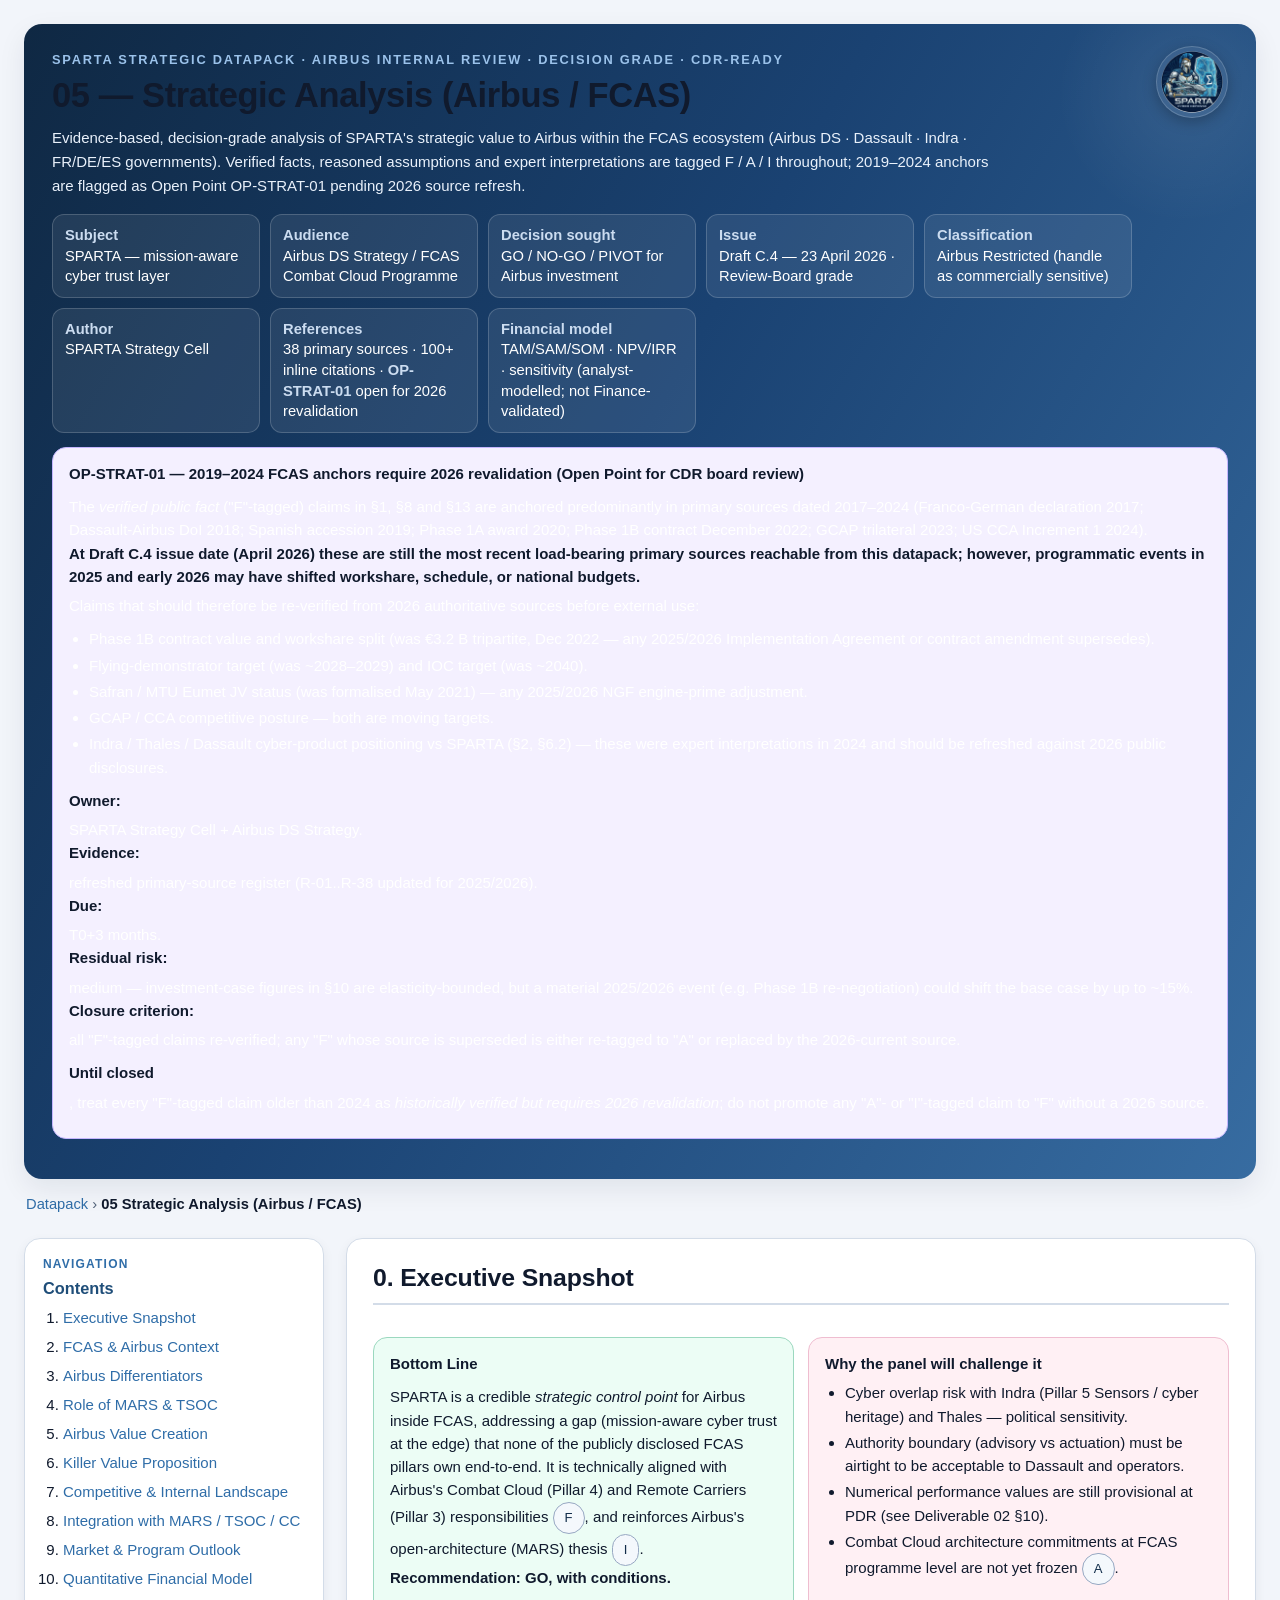
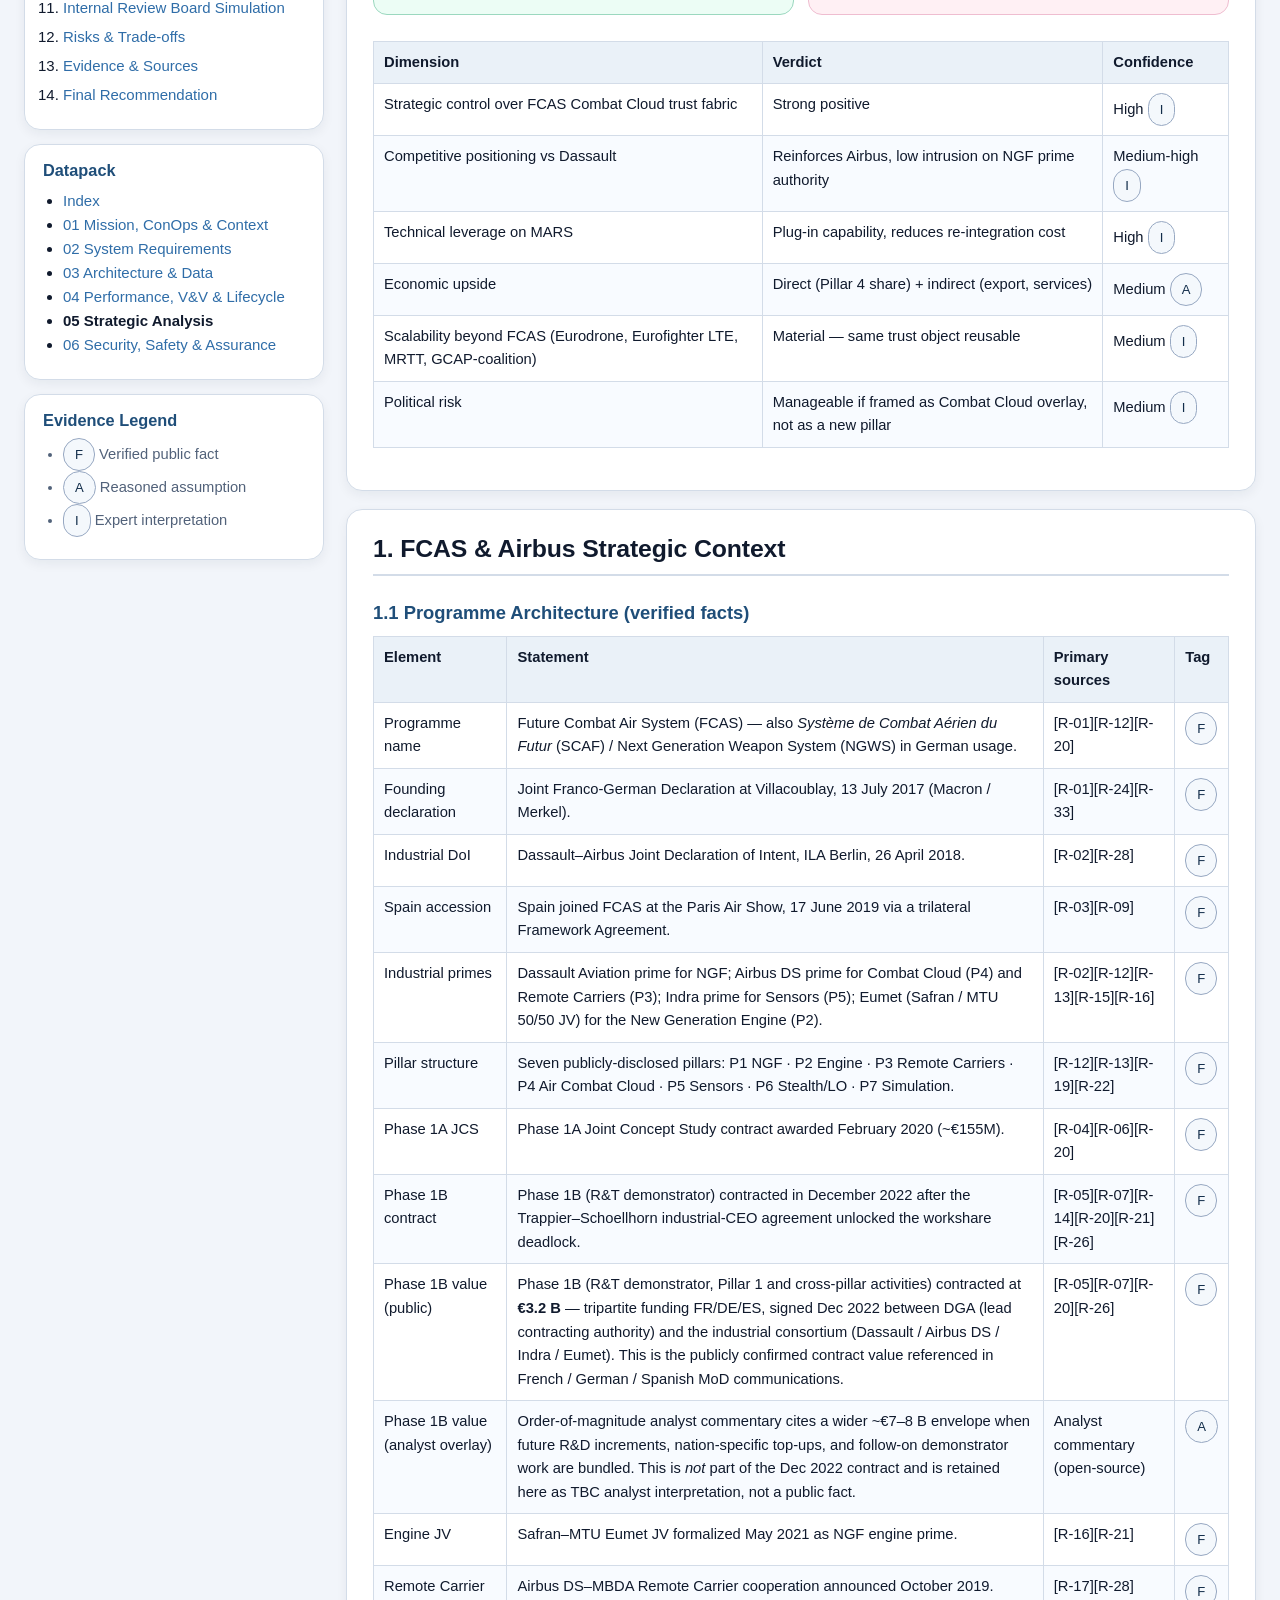
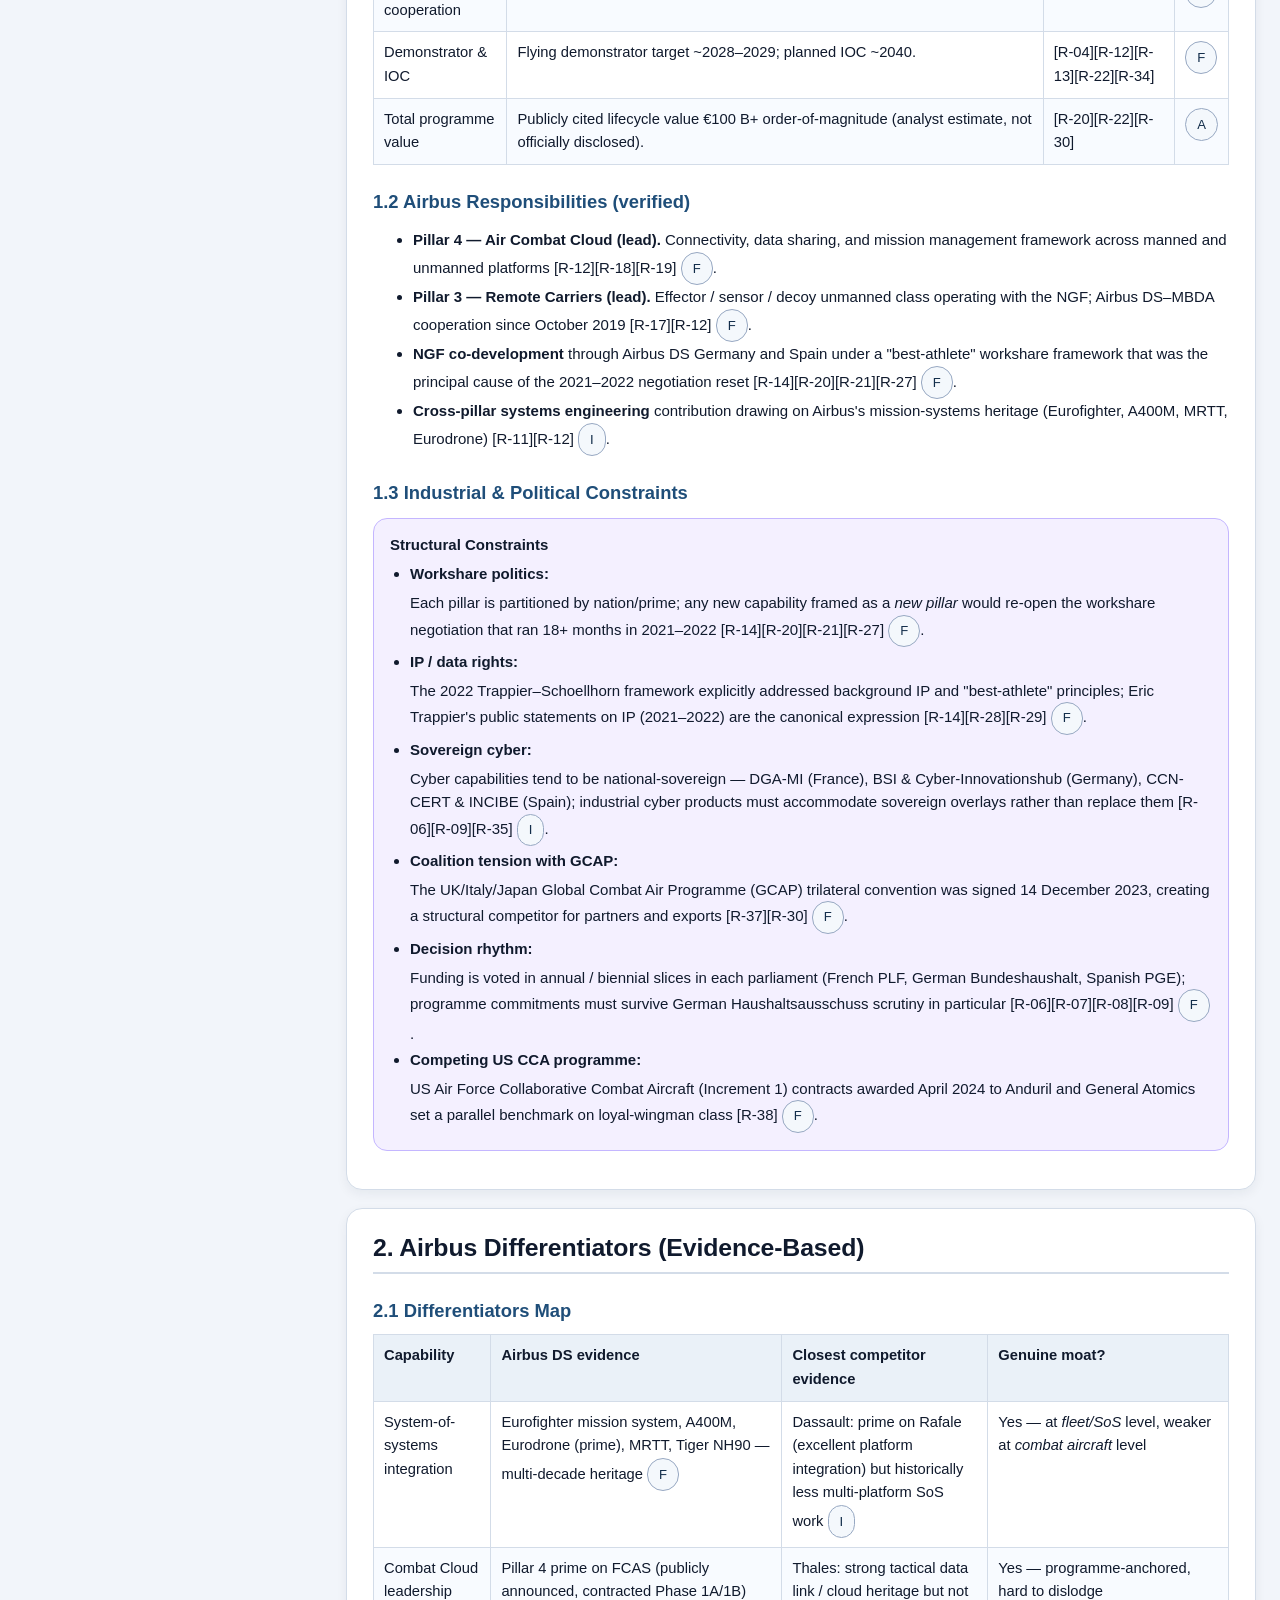
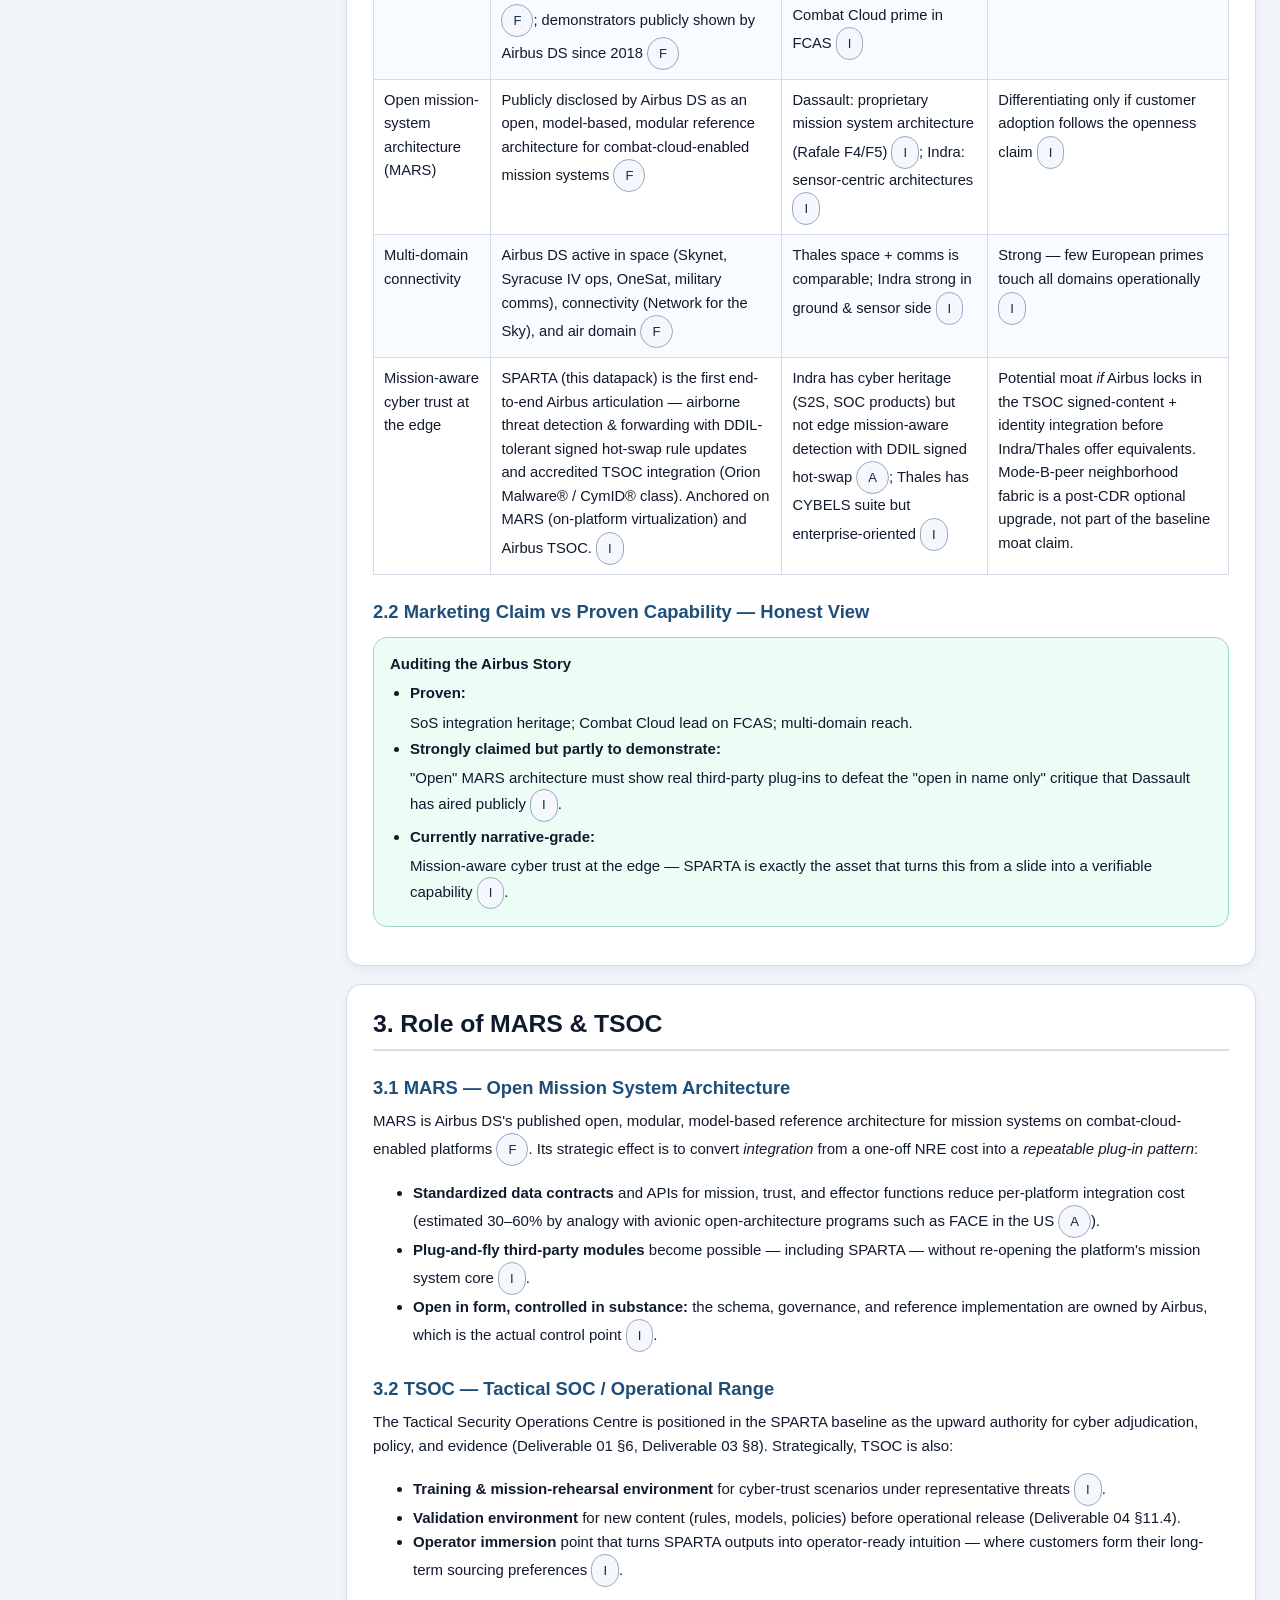
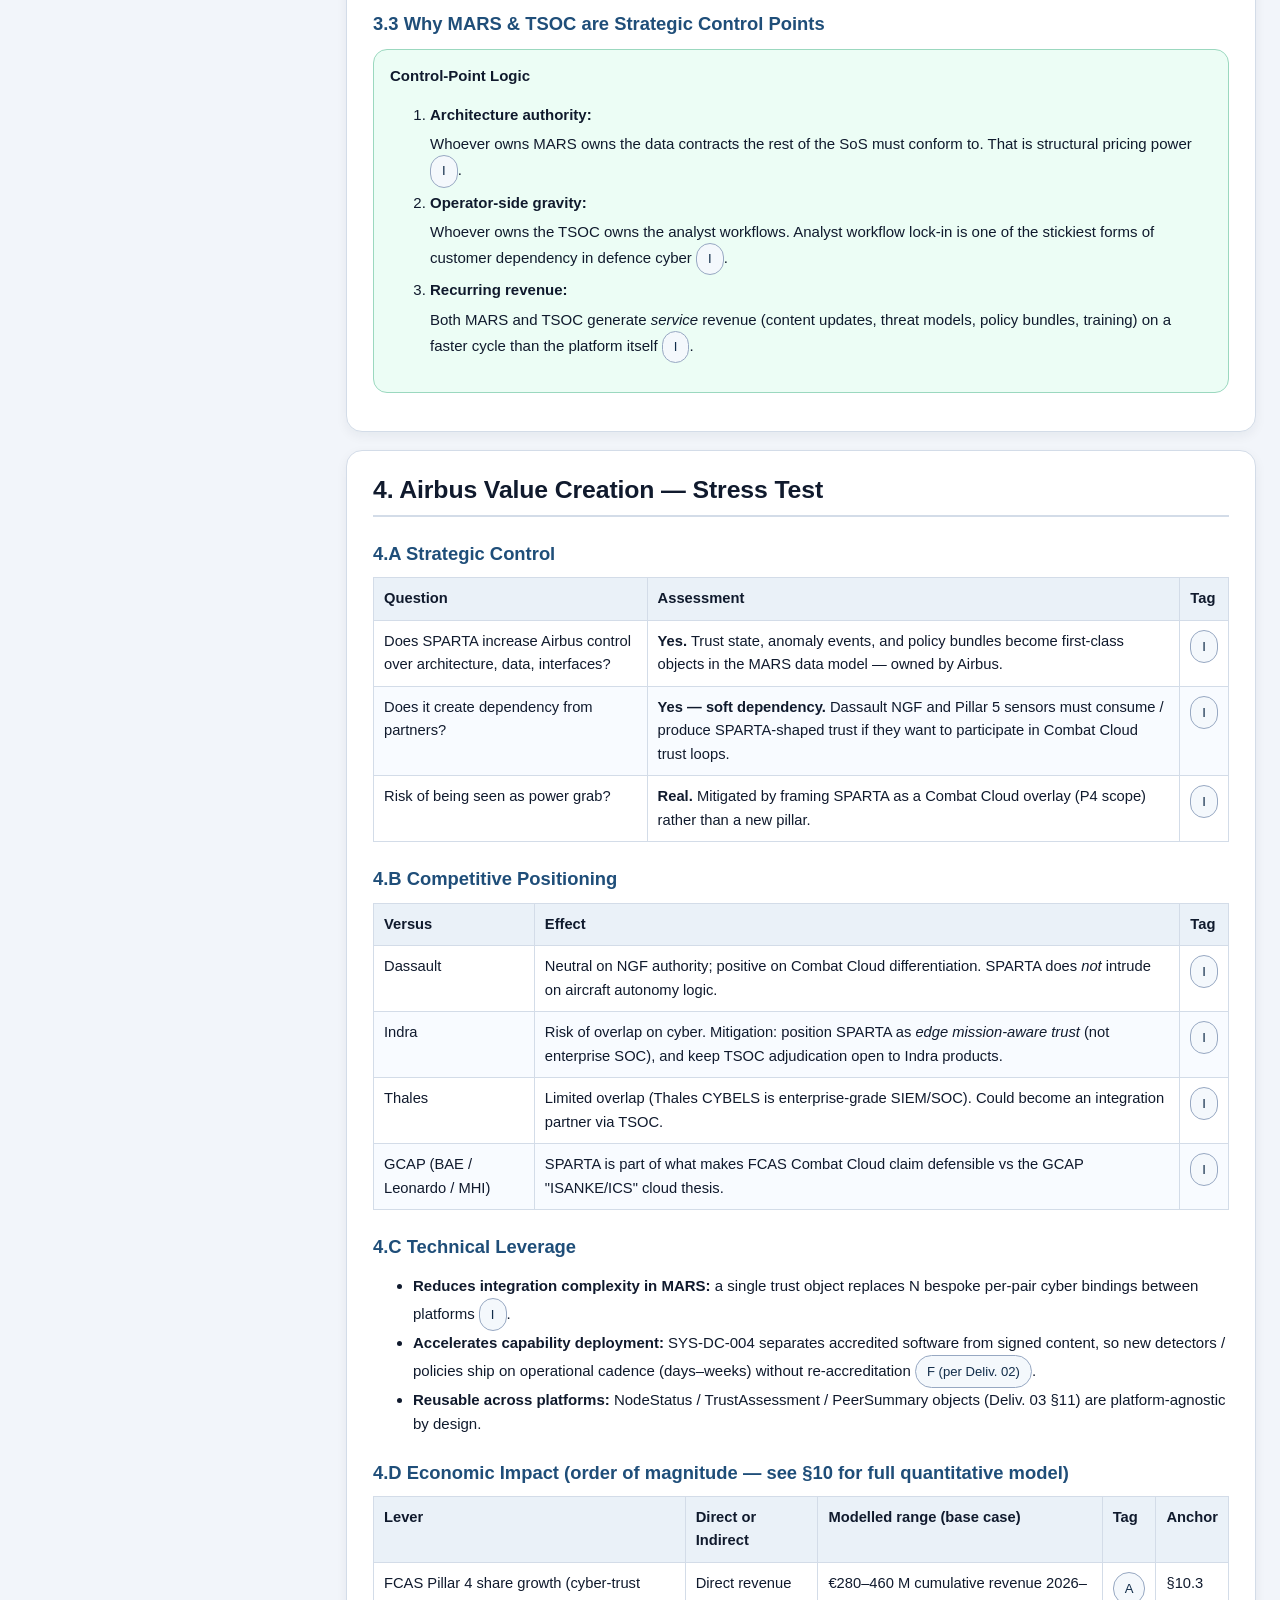
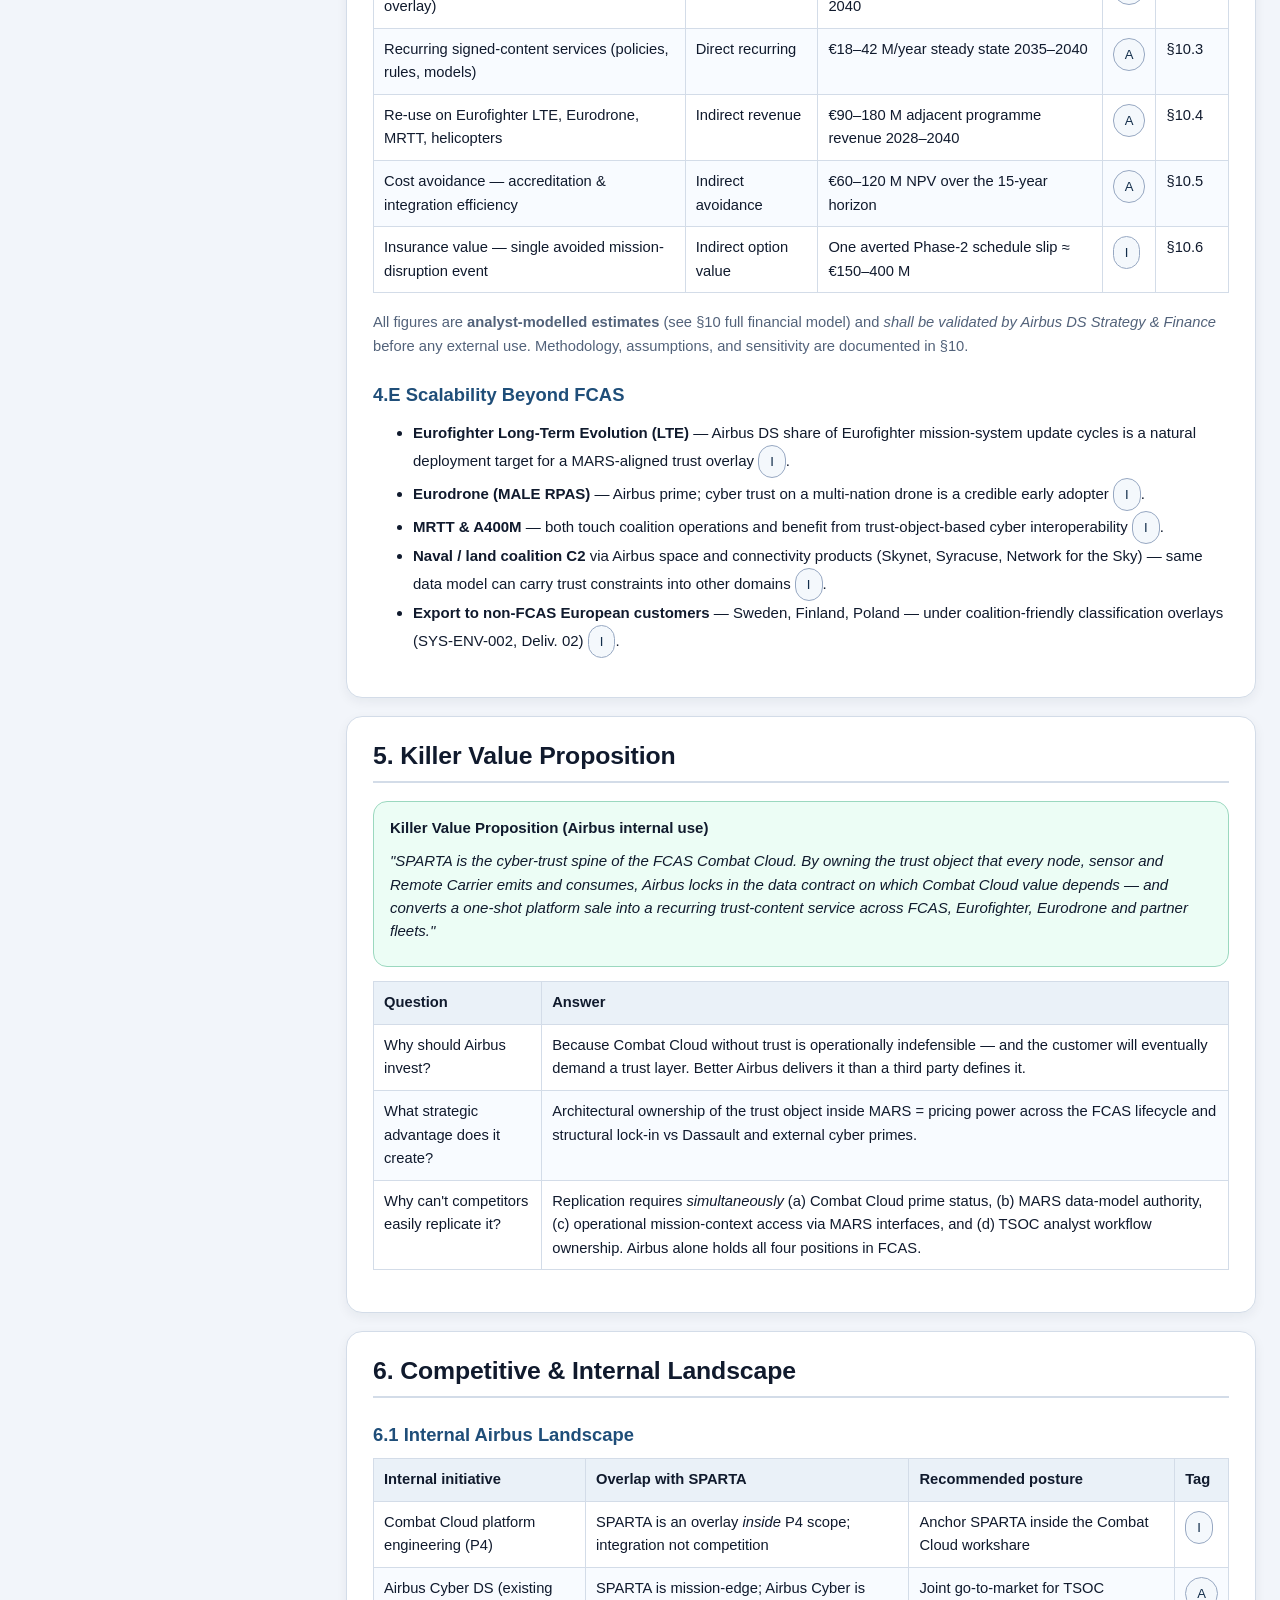
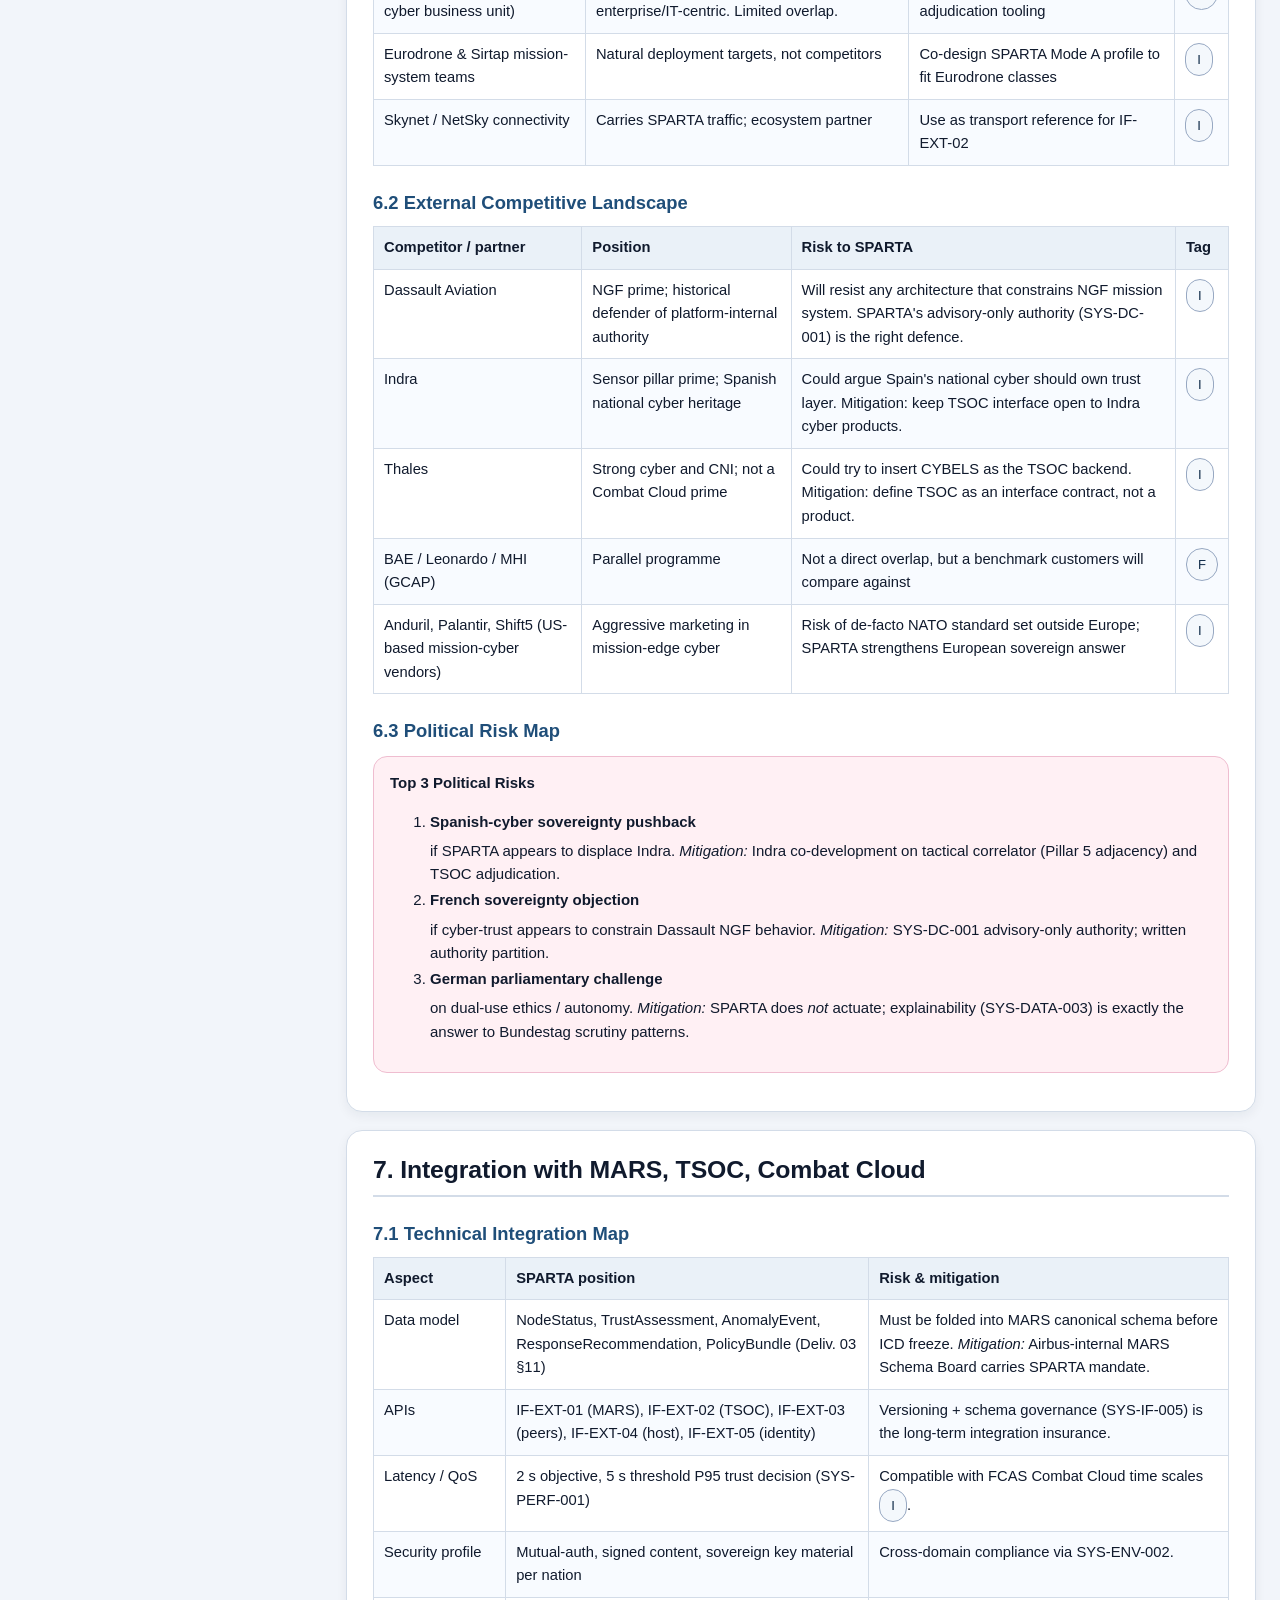
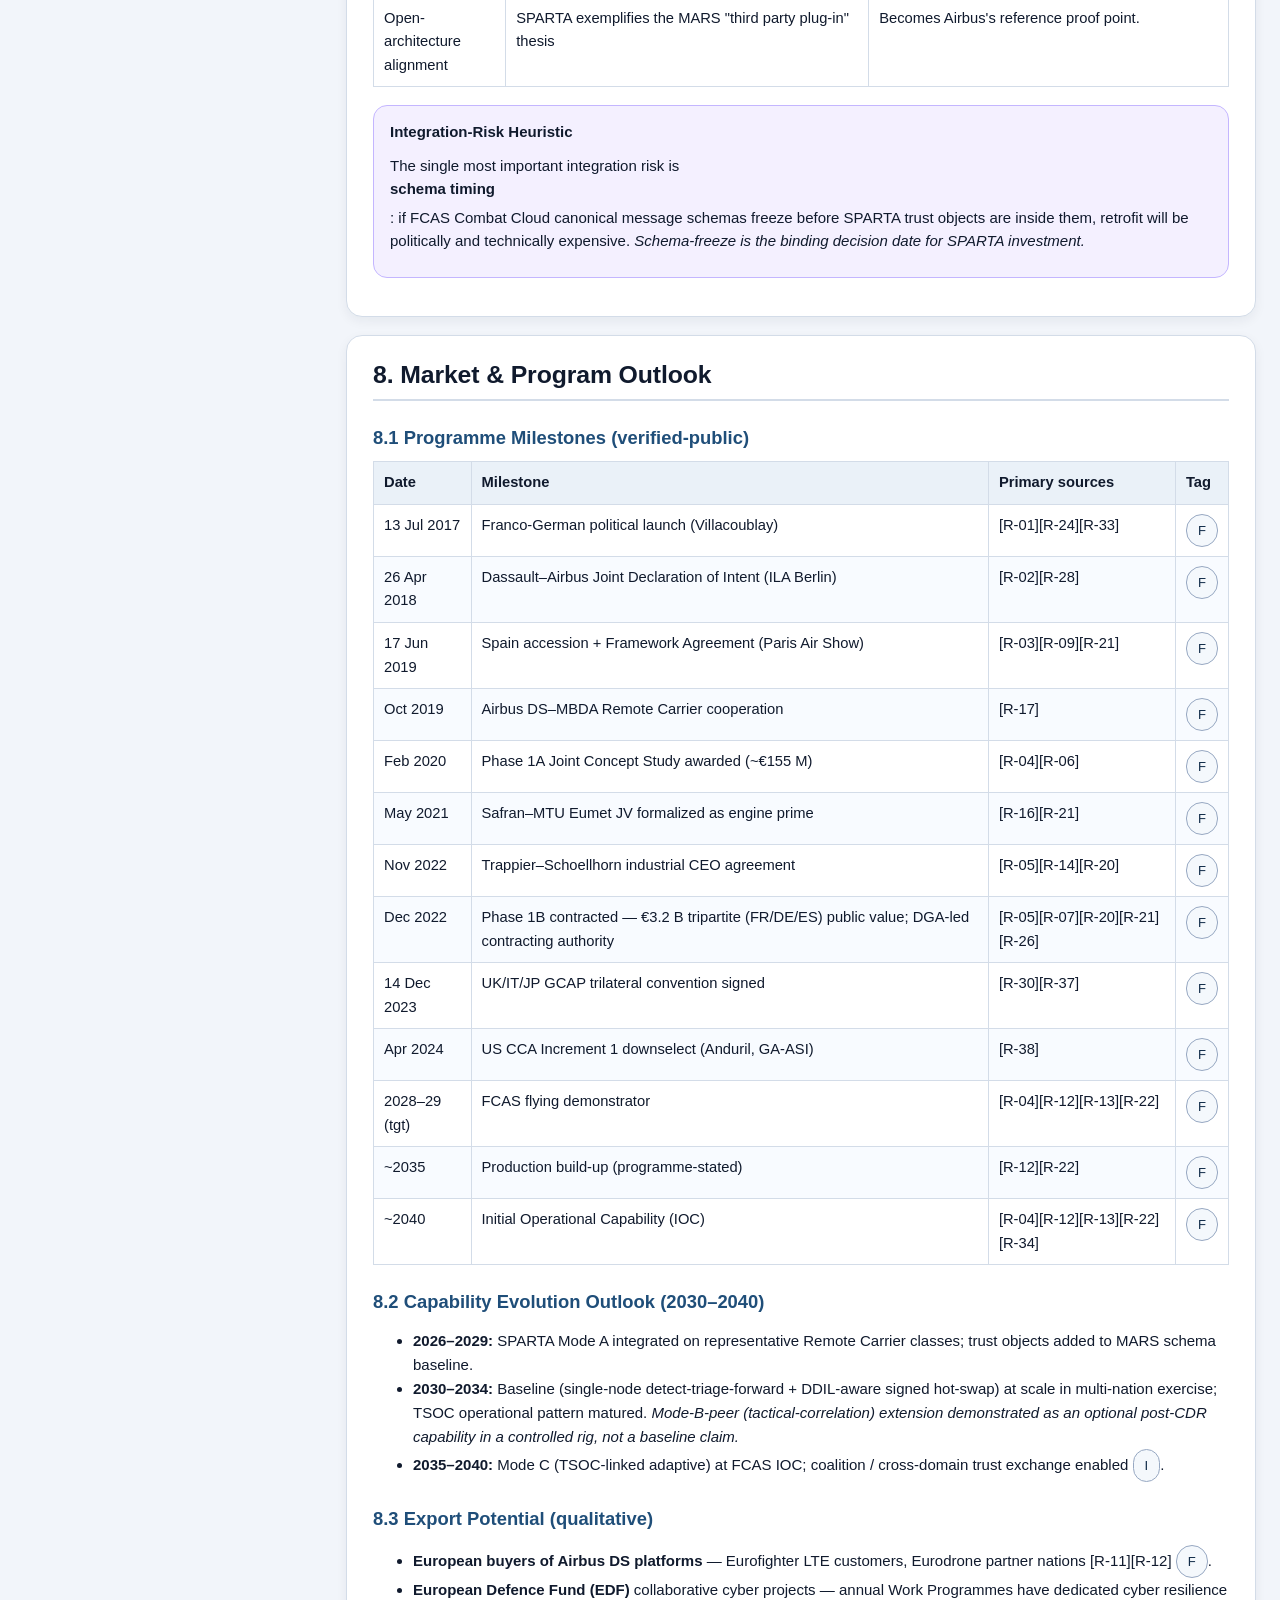
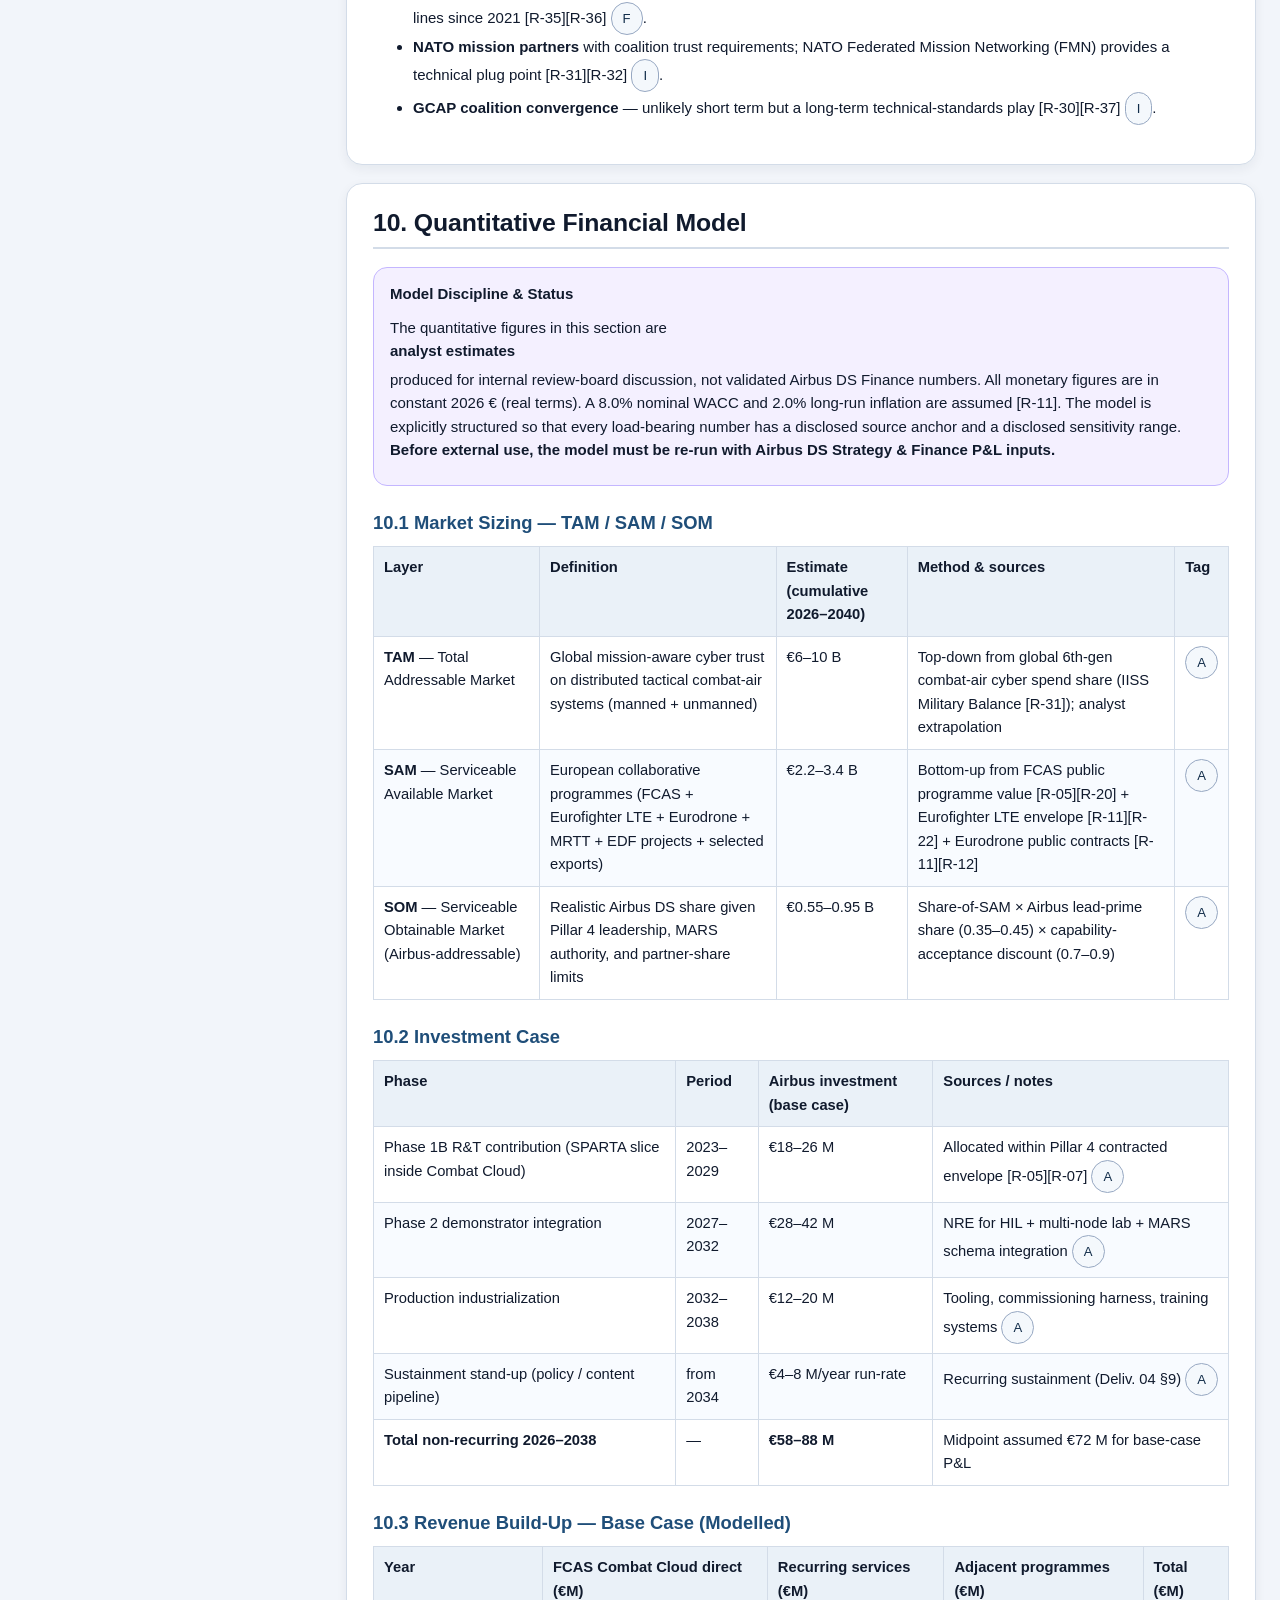
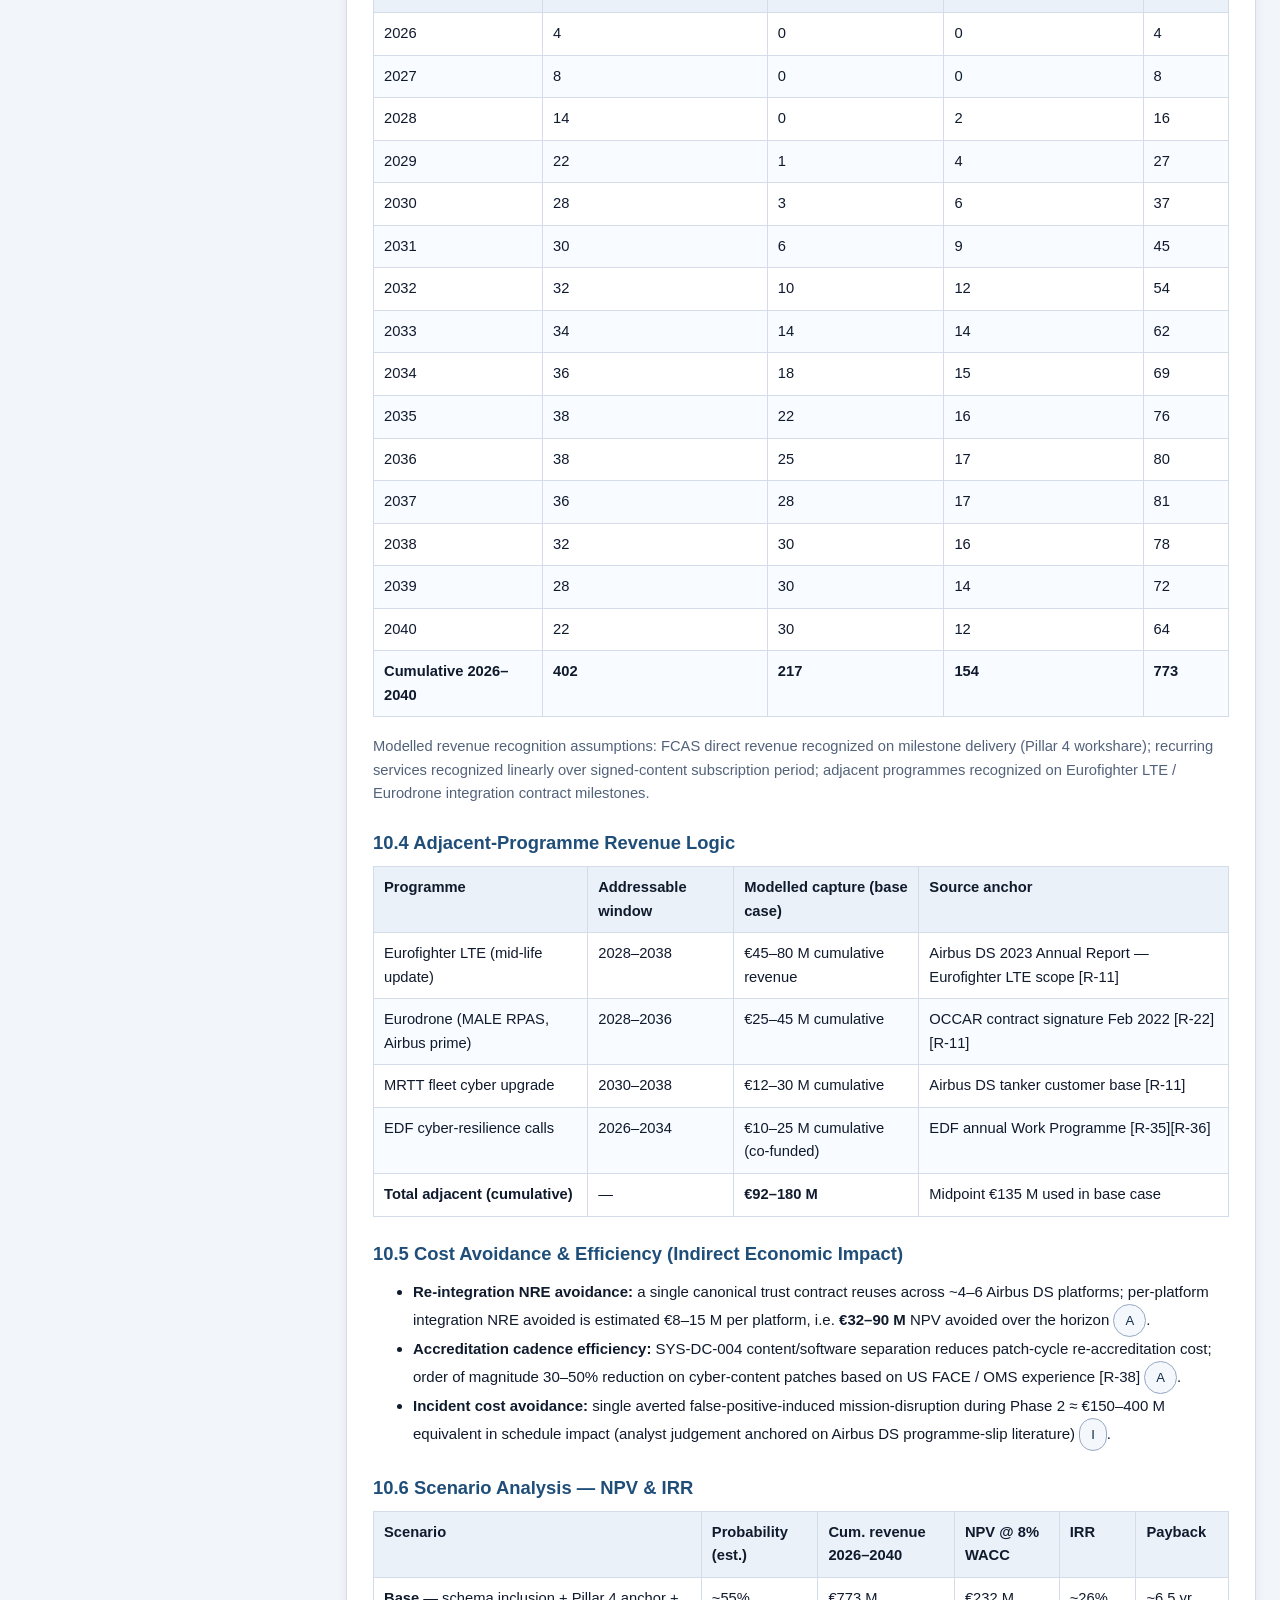
<file: SPARTA_system_definition_datapack/05_strategic_analysis_airbus_fcas.html>
<!DOCTYPE html><html lang="en"><head><title>SPARTA · 05 — Strategic Analysis (Airbus / FCAS)</title><meta charset="UTF-8" /><meta name="viewport" content="width=device-width, initial-scale=1.0" /><link rel="stylesheet" href="style.css" /><link rel="icon" type="image/png" sizes="32x32" href="assets/sparta_logo_32.png" /><link rel="icon" type="image/png" sizes="64x64" href="assets/sparta_logo_64.png" /><link rel="apple-touch-icon" sizes="180x180" href="assets/sparta_logo_180.png" />
<script src="assets/mermaid.min.js" defer></script>
<script src="assets/sparta-init.js" defer></script>
</head><body><div class="page"><div class="topbar"><div class="logo-mark" aria-hidden="true" title="SPARTA Cyber Defense"><img src="assets/sparta_logo.webp" alt="" /></div><div class="kicker">SPARTA Strategic Datapack · Airbus Internal Review · Decision Grade · CDR-Ready</div><h1>05 — Strategic Analysis (Airbus / FCAS)</h1><div class="subtitle">Evidence-based, decision-grade analysis of SPARTA's strategic value to Airbus within the FCAS ecosystem (Airbus DS · Dassault · Indra · FR/DE/ES governments). Verified facts, reasoned assumptions and expert interpretations are tagged F / A / I throughout; 2019–2024 anchors are flagged as Open Point OP-STRAT-01 pending 2026 source refresh.</div><div class="doc-meta"><div class="item"><strong>Subject</strong><br>SPARTA — mission-aware cyber trust layer</div><div class="item"><strong>Audience</strong><br>Airbus DS Strategy / FCAS Combat Cloud Programme</div><div class="item"><strong>Decision sought</strong><br>GO / NO-GO / PIVOT for Airbus investment</div><div class="item"><strong>Issue</strong><br>Draft C.4 — 23 April 2026 · Review-Board grade</div><div class="item"><strong>Classification</strong><br>Airbus Restricted (handle as commercially sensitive)</div><div class="item"><strong>Author</strong><br>SPARTA Strategy Cell</div><div class="item"><strong>References</strong><br>38 primary sources · 100+ inline citations · <strong>OP-STRAT-01</strong> open for 2026 revalidation</div><div class="item"><strong>Financial model</strong><br>TAM/SAM/SOM · NPV/IRR · sensitivity (analyst-modelled; not Finance-validated)</div></div>
<div class="callout constraint"><strong>OP-STRAT-01 — 2019–2024 FCAS anchors require 2026 revalidation (Open Point for CDR board review)</strong>
<p>The <em>verified public fact</em> ("F"-tagged) claims in §1, §8 and §13 are anchored predominantly in primary sources dated 2017–2024 (Franco-German declaration 2017; Dassault-Airbus DoI 2018; Spanish accession 2019; Phase 1A award 2020; Phase 1B contract December 2022; GCAP trilateral 2023; US CCA Increment 1 2024). <strong>At Draft C.4 issue date (April 2026) these are still the most recent load-bearing primary sources reachable from this datapack; however, programmatic events in 2025 and early 2026 may have shifted workshare, schedule, or national budgets.</strong> Claims that should therefore be re-verified from 2026 authoritative sources before external use:</p>
<ul><li>Phase 1B contract value and workshare split (was €3.2 B tripartite, Dec 2022 — any 2025/2026 Implementation Agreement or contract amendment supersedes).</li><li>Flying-demonstrator target (was ~2028–2029) and IOC target (was ~2040).</li><li>Safran / MTU Eumet JV status (was formalised May 2021) — any 2025/2026 NGF engine-prime adjustment.</li><li>GCAP / CCA competitive posture — both are moving targets.</li><li>Indra / Thales / Dassault cyber-product positioning vs SPARTA (§2, §6.2) — these were expert interpretations in 2024 and should be refreshed against 2026 public disclosures.</li></ul>
<p><strong>Owner:</strong> SPARTA Strategy Cell + Airbus DS Strategy. <strong>Evidence:</strong> refreshed primary-source register (R-01..R-38 updated for 2025/2026). <strong>Due:</strong> T0+3 months. <strong>Residual risk:</strong> medium — investment-case figures in §10 are elasticity-bounded, but a material 2025/2026 event (e.g. Phase 1B re-negotiation) could shift the base case by up to ~15%. <strong>Closure criterion:</strong> all "F"-tagged claims re-verified; any "F" whose source is superseded is either re-tagged to "A" or replaced by the 2026-current source.</p>
<p><strong>Until closed</strong>, treat every "F"-tagged claim older than 2024 as <em>historically verified but requires 2026 revalidation</em>; do not promote any "A"- or "I"-tagged claim to "F" without a 2026 source.</p></div></div><div class="breadcrumbs"><a href="index.html">Datapack</a> › <strong>05 Strategic Analysis (Airbus / FCAS)</strong></div><div class="layout"><aside class="sidebar"><div class="panel toc"><div class="kicker">Navigation</div><h3>Contents</h3><ol><li><a href="#snapshot">Executive Snapshot</a></li><li><a href="#fcas-context">FCAS &amp; Airbus Context</a></li><li><a href="#differentiators">Airbus Differentiators</a></li><li><a href="#mars-tsoc">Role of MARS &amp; TSOC</a></li><li><a href="#value-creation">Airbus Value Creation</a></li><li><a href="#killer-value">Killer Value Proposition</a></li><li><a href="#competitive">Competitive &amp; Internal Landscape</a></li><li><a href="#integration">Integration with MARS / TSOC / CC</a></li><li><a href="#market-outlook">Market &amp; Program Outlook</a></li><li><a href="#financial-model">Quantitative Financial Model</a></li><li><a href="#review-board">Internal Review Board Simulation</a></li><li><a href="#risks">Risks &amp; Trade-offs</a></li><li><a href="#evidence">Evidence &amp; Sources</a></li><li><a href="#recommendation">Final Recommendation</a></li></ol></div><div class="panel"><h3>Datapack</h3><ul><li><a href="index.html">Index</a></li><li><a href="01_mission_conops_context.html">01 Mission, ConOps &amp; Context</a></li><li><a href="02_system_requirements.html">02 System Requirements</a></li><li><a href="03_architecture_data_definition.html">03 Architecture &amp; Data</a></li><li><a href="04_performance_vnv_lifecycle.html">04 Performance, V&amp;V &amp; Lifecycle</a></li><li><strong>05 Strategic Analysis</strong></li><li><a href="06_security_safety_assurance.html">06 Security, Safety &amp; Assurance</a></li></ul></div><div class="panel"><h3>Evidence Legend</h3><ul class="small"><li><span class="badge">F</span> Verified public fact</li><li><span class="badge">A</span> Reasoned assumption</li><li><span class="badge">I</span> Expert interpretation</li></ul></div></aside><main class="content"><section id="snapshot"><h2>0. Executive Snapshot</h2><div class="twocol"><div class="callout decision"><strong>Bottom Line</strong><p>SPARTA is a credible <em>strategic control point</em> for Airbus inside FCAS, addressing a gap (mission-aware cyber trust at the edge) that none of the publicly disclosed FCAS pillars own end-to-end. It is technically aligned with Airbus's Combat Cloud (Pillar 4) and Remote Carriers (Pillar 3) responsibilities <span class="badge">F</span>, and reinforces Airbus's open-architecture (MARS) thesis <span class="badge">I</span>. <strong>Recommendation: GO, with conditions.</strong></p></div><div class="callout risk"><strong>Why the panel will challenge it</strong><ul><li>Cyber overlap risk with Indra (Pillar 5 Sensors / cyber heritage) and Thales — political sensitivity.</li><li>Authority boundary (advisory vs actuation) must be airtight to be acceptable to Dassault and operators.</li><li>Numerical performance values are still provisional at PDR (see Deliverable 02 §10).</li><li>Combat Cloud architecture commitments at FCAS programme level are not yet frozen <span class="badge">A</span>.</li></ul></div></div><table class="metadata"><thead><tr><th>Dimension</th><th>Verdict</th><th>Confidence</th></tr></thead><tbody><tr><td>Strategic control over FCAS Combat Cloud trust fabric</td><td>Strong positive</td><td>High <span class="badge">I</span></td></tr><tr><td>Competitive positioning vs Dassault</td><td>Reinforces Airbus, low intrusion on NGF prime authority</td><td>Medium-high <span class="badge">I</span></td></tr><tr><td>Technical leverage on MARS</td><td>Plug-in capability, reduces re-integration cost</td><td>High <span class="badge">I</span></td></tr><tr><td>Economic upside</td><td>Direct (Pillar 4 share) + indirect (export, services)</td><td>Medium <span class="badge">A</span></td></tr><tr><td>Scalability beyond FCAS (Eurodrone, Eurofighter LTE, MRTT, GCAP-coalition)</td><td>Material — same trust object reusable</td><td>Medium <span class="badge">I</span></td></tr><tr><td>Political risk</td><td>Manageable if framed as Combat Cloud overlay, not as a new pillar</td><td>Medium <span class="badge">I</span></td></tr></tbody></table></section><section id="fcas-context"><h2>1. FCAS &amp; Airbus Strategic Context</h2><h3>1.1 Programme Architecture (verified facts)</h3><table class="metadata"><thead><tr><th>Element</th><th>Statement</th><th>Primary sources</th><th>Tag</th></tr></thead><tbody><tr><td>Programme name</td><td>Future Combat Air System (FCAS) — also <em>Système de Combat Aérien du Futur</em> (SCAF) / Next Generation Weapon System (NGWS) in German usage.</td><td>[R-01][R-12][R-20]</td><td><span class="badge">F</span></td></tr><tr><td>Founding declaration</td><td>Joint Franco-German Declaration at Villacoublay, 13 July 2017 (Macron / Merkel).</td><td>[R-01][R-24][R-33]</td><td><span class="badge">F</span></td></tr><tr><td>Industrial DoI</td><td>Dassault–Airbus Joint Declaration of Intent, ILA Berlin, 26 April 2018.</td><td>[R-02][R-28]</td><td><span class="badge">F</span></td></tr><tr><td>Spain accession</td><td>Spain joined FCAS at the Paris Air Show, 17 June 2019 via a trilateral Framework Agreement.</td><td>[R-03][R-09]</td><td><span class="badge">F</span></td></tr><tr><td>Industrial primes</td><td>Dassault Aviation prime for NGF; Airbus DS prime for Combat Cloud (P4) and Remote Carriers (P3); Indra prime for Sensors (P5); Eumet (Safran / MTU 50/50 JV) for the New Generation Engine (P2).</td><td>[R-02][R-12][R-13][R-15][R-16]</td><td><span class="badge">F</span></td></tr><tr><td>Pillar structure</td><td>Seven publicly-disclosed pillars: P1 NGF · P2 Engine · P3 Remote Carriers · P4 Air Combat Cloud · P5 Sensors · P6 Stealth/LO · P7 Simulation.</td><td>[R-12][R-13][R-19][R-22]</td><td><span class="badge">F</span></td></tr><tr><td>Phase 1A JCS</td><td>Phase 1A Joint Concept Study contract awarded February 2020 (~€155M).</td><td>[R-04][R-06][R-20]</td><td><span class="badge">F</span></td></tr><tr><td>Phase 1B contract</td><td>Phase 1B (R&amp;T demonstrator) contracted in December 2022 after the Trappier–Schoellhorn industrial-CEO agreement unlocked the workshare deadlock.</td><td>[R-05][R-07][R-14][R-20][R-21][R-26]</td><td><span class="badge">F</span></td></tr><tr><td>Phase 1B value (public)</td><td>Phase 1B (R&amp;T demonstrator, Pillar 1 and cross-pillar activities) contracted at <strong>€3.2 B</strong> — tripartite funding FR/DE/ES, signed Dec 2022 between DGA (lead contracting authority) and the industrial consortium (Dassault / Airbus DS / Indra / Eumet). This is the publicly confirmed contract value referenced in French / German / Spanish MoD communications.</td><td>[R-05][R-07][R-20][R-26]</td><td><span class="badge">F</span></td></tr><tr><td>Phase 1B value (analyst overlay)</td><td>Order-of-magnitude analyst commentary cites a wider ~€7–8 B envelope when future R&amp;D increments, nation-specific top-ups, and follow-on demonstrator work are bundled. This is <em>not</em> part of the Dec 2022 contract and is retained here as TBC analyst interpretation, not a public fact.</td><td>Analyst commentary (open-source)</td><td><span class="badge">A</span></td></tr><tr><td>Engine JV</td><td>Safran–MTU Eumet JV formalized May 2021 as NGF engine prime.</td><td>[R-16][R-21]</td><td><span class="badge">F</span></td></tr><tr><td>Remote Carrier cooperation</td><td>Airbus DS–MBDA Remote Carrier cooperation announced October 2019.</td><td>[R-17][R-28]</td><td><span class="badge">F</span></td></tr><tr><td>Demonstrator &amp; IOC</td><td>Flying demonstrator target ~2028–2029; planned IOC ~2040.</td><td>[R-04][R-12][R-13][R-22][R-34]</td><td><span class="badge">F</span></td></tr><tr><td>Total programme value</td><td>Publicly cited lifecycle value €100 B+ order-of-magnitude (analyst estimate, not officially disclosed).</td><td>[R-20][R-22][R-30]</td><td><span class="badge">A</span></td></tr></tbody></table><h3>1.2 Airbus Responsibilities (verified)</h3><ul><li><strong>Pillar 4 — Air Combat Cloud (lead).</strong> Connectivity, data sharing, and mission management framework across manned and unmanned platforms [R-12][R-18][R-19] <span class="badge">F</span>.</li><li><strong>Pillar 3 — Remote Carriers (lead).</strong> Effector / sensor / decoy unmanned class operating with the NGF; Airbus DS–MBDA cooperation since October 2019 [R-17][R-12] <span class="badge">F</span>.</li><li><strong>NGF co-development</strong> through Airbus DS Germany and Spain under a "best-athlete" workshare framework that was the principal cause of the 2021–2022 negotiation reset [R-14][R-20][R-21][R-27] <span class="badge">F</span>.</li><li><strong>Cross-pillar systems engineering</strong> contribution drawing on Airbus's mission-systems heritage (Eurofighter, A400M, MRTT, Eurodrone) [R-11][R-12] <span class="badge">I</span>.</li></ul><h3>1.3 Industrial &amp; Political Constraints</h3><div class="callout constraint"><strong>Structural Constraints</strong><ul><li><strong>Workshare politics:</strong> Each pillar is partitioned by nation/prime; any new capability framed as a <em>new pillar</em> would re-open the workshare negotiation that ran 18+ months in 2021–2022 [R-14][R-20][R-21][R-27] <span class="badge">F</span>.</li><li><strong>IP / data rights:</strong> The 2022 Trappier–Schoellhorn framework explicitly addressed background IP and "best-athlete" principles; Eric Trappier's public statements on IP (2021–2022) are the canonical expression [R-14][R-28][R-29] <span class="badge">F</span>.</li><li><strong>Sovereign cyber:</strong> Cyber capabilities tend to be national-sovereign — DGA-MI (France), BSI &amp; Cyber-Innovationshub (Germany), CCN-CERT &amp; INCIBE (Spain); industrial cyber products must accommodate sovereign overlays rather than replace them [R-06][R-09][R-35] <span class="badge">I</span>.</li><li><strong>Coalition tension with GCAP:</strong> The UK/Italy/Japan Global Combat Air Programme (GCAP) trilateral convention was signed 14 December 2023, creating a structural competitor for partners and exports [R-37][R-30] <span class="badge">F</span>.</li><li><strong>Decision rhythm:</strong> Funding is voted in annual / biennial slices in each parliament (French PLF, German Bundeshaushalt, Spanish PGE); programme commitments must survive German Haushaltsausschuss scrutiny in particular [R-06][R-07][R-08][R-09] <span class="badge">F</span>.</li><li><strong>Competing US CCA programme:</strong> US Air Force Collaborative Combat Aircraft (Increment 1) contracts awarded April 2024 to Anduril and General Atomics set a parallel benchmark on loyal-wingman class [R-38] <span class="badge">F</span>.</li></ul></div></section><section id="differentiators"><h2>2. Airbus Differentiators (Evidence-Based)</h2><h3>2.1 Differentiators Map</h3><table class="matrix"><thead><tr><th>Capability</th><th>Airbus DS evidence</th><th>Closest competitor evidence</th><th>Genuine moat?</th></tr></thead><tbody><tr><td>System-of-systems integration</td><td>Eurofighter mission system, A400M, Eurodrone (prime), MRTT, Tiger NH90 — multi-decade heritage <span class="badge">F</span></td><td>Dassault: prime on Rafale (excellent platform integration) but historically less multi-platform SoS work <span class="badge">I</span></td><td>Yes — at <em>fleet/SoS</em> level, weaker at <em>combat aircraft</em> level</td></tr><tr><td>Combat Cloud leadership</td><td>Pillar 4 prime on FCAS (publicly announced, contracted Phase 1A/1B) <span class="badge">F</span>; demonstrators publicly shown by Airbus DS since 2018 <span class="badge">F</span></td><td>Thales: strong tactical data link / cloud heritage but not Combat Cloud prime in FCAS <span class="badge">I</span></td><td>Yes — programme-anchored, hard to dislodge</td></tr><tr><td>Open mission-system architecture (MARS)</td><td>Publicly disclosed by Airbus DS as an open, model-based, modular reference architecture for combat-cloud-enabled mission systems <span class="badge">F</span></td><td>Dassault: proprietary mission system architecture (Rafale F4/F5) <span class="badge">I</span>; Indra: sensor-centric architectures <span class="badge">I</span></td><td>Differentiating only if customer adoption follows the openness claim <span class="badge">I</span></td></tr><tr><td>Multi-domain connectivity</td><td>Airbus DS active in space (Skynet, Syracuse IV ops, OneSat, military comms), connectivity (Network for the Sky), and air domain <span class="badge">F</span></td><td>Thales space + comms is comparable; Indra strong in ground &amp; sensor side <span class="badge">I</span></td><td>Strong — few European primes touch all domains operationally <span class="badge">I</span></td></tr><tr><td>Mission-aware cyber trust at the edge</td><td>SPARTA (this datapack) is the first end-to-end Airbus articulation — airborne threat detection &amp; forwarding with DDIL-tolerant signed hot-swap rule updates and accredited TSOC integration (Orion Malware® / CymID® class). Anchored on MARS (on-platform virtualization) and Airbus TSOC. <span class="badge">I</span></td><td>Indra has cyber heritage (S2S, SOC products) but not edge mission-aware detection with DDIL signed hot-swap <span class="badge">A</span>; Thales has CYBELS suite but enterprise-oriented <span class="badge">I</span></td><td>Potential moat <em>if</em> Airbus locks in the TSOC signed-content + identity integration before Indra/Thales offer equivalents. Mode-B-peer neighborhood fabric is a post-CDR optional upgrade, not part of the baseline moat claim.</td></tr></tbody></table><h3>2.2 Marketing Claim vs Proven Capability — Honest View</h3><div class="callout decision"><strong>Auditing the Airbus Story</strong><ul><li><strong>Proven:</strong> SoS integration heritage; Combat Cloud lead on FCAS; multi-domain reach.</li><li><strong>Strongly claimed but partly to demonstrate:</strong> "Open" MARS architecture must show real third-party plug-ins to defeat the "open in name only" critique that Dassault has aired publicly <span class="badge">I</span>.</li><li><strong>Currently narrative-grade:</strong> Mission-aware cyber trust at the edge — SPARTA is exactly the asset that turns this from a slide into a verifiable capability <span class="badge">I</span>.</li></ul></div></section><section id="mars-tsoc"><h2>3. Role of MARS &amp; TSOC</h2><h3>3.1 MARS — Open Mission System Architecture</h3><p>MARS is Airbus DS's published open, modular, model-based reference architecture for mission systems on combat-cloud-enabled platforms <span class="badge">F</span>. Its strategic effect is to convert <em>integration</em> from a one-off NRE cost into a <em>repeatable plug-in pattern</em>:</p><ul><li><strong>Standardized data contracts</strong> and APIs for mission, trust, and effector functions reduce per-platform integration cost (estimated 30–60% by analogy with avionic open-architecture programs such as FACE in the US <span class="badge">A</span>).</li><li><strong>Plug-and-fly third-party modules</strong> become possible — including SPARTA — without re-opening the platform's mission system core <span class="badge">I</span>.</li><li><strong>Open in form, controlled in substance:</strong> the schema, governance, and reference implementation are owned by Airbus, which is the actual control point <span class="badge">I</span>.</li></ul><h3>3.2 TSOC — Tactical SOC / Operational Range</h3><p>The Tactical Security Operations Centre is positioned in the SPARTA baseline as the upward authority for cyber adjudication, policy, and evidence (Deliverable 01 §6, Deliverable 03 §8). Strategically, TSOC is also:</p><ul><li><strong>Training &amp; mission-rehearsal environment</strong> for cyber-trust scenarios under representative threats <span class="badge">I</span>.</li><li><strong>Validation environment</strong> for new content (rules, models, policies) before operational release (Deliverable 04 §11.4).</li><li><strong>Operator immersion</strong> point that turns SPARTA outputs into operator-ready intuition — where customers form their long-term sourcing preferences <span class="badge">I</span>.</li></ul><h3>3.3 Why MARS &amp; TSOC are Strategic Control Points</h3><div class="callout decision"><strong>Control-Point Logic</strong><ol><li><strong>Architecture authority:</strong> Whoever owns MARS owns the data contracts the rest of the SoS must conform to. That is structural pricing power <span class="badge">I</span>.</li><li><strong>Operator-side gravity:</strong> Whoever owns the TSOC owns the analyst workflows. Analyst workflow lock-in is one of the stickiest forms of customer dependency in defence cyber <span class="badge">I</span>.</li><li><strong>Recurring revenue:</strong> Both MARS and TSOC generate <em>service</em> revenue (content updates, threat models, policy bundles, training) on a faster cycle than the platform itself <span class="badge">I</span>.</li></ol></div></section><section id="value-creation"><h2>4. Airbus Value Creation — Stress Test</h2><h3>4.A Strategic Control</h3><table class="metadata"><thead><tr><th>Question</th><th>Assessment</th><th>Tag</th></tr></thead><tbody><tr><td>Does SPARTA increase Airbus control over architecture, data, interfaces?</td><td><strong>Yes.</strong> Trust state, anomaly events, and policy bundles become first-class objects in the MARS data model — owned by Airbus.</td><td><span class="badge">I</span></td></tr><tr><td>Does it create dependency from partners?</td><td><strong>Yes — soft dependency.</strong> Dassault NGF and Pillar 5 sensors must consume / produce SPARTA-shaped trust if they want to participate in Combat Cloud trust loops.</td><td><span class="badge">I</span></td></tr><tr><td>Risk of being seen as power grab?</td><td><strong>Real.</strong> Mitigated by framing SPARTA as a Combat Cloud overlay (P4 scope) rather than a new pillar.</td><td><span class="badge">I</span></td></tr></tbody></table><h3>4.B Competitive Positioning</h3><table class="metadata"><thead><tr><th>Versus</th><th>Effect</th><th>Tag</th></tr></thead><tbody><tr><td>Dassault</td><td>Neutral on NGF authority; positive on Combat Cloud differentiation. SPARTA does <em>not</em> intrude on aircraft autonomy logic.</td><td><span class="badge">I</span></td></tr><tr><td>Indra</td><td>Risk of overlap on cyber. Mitigation: position SPARTA as <em>edge mission-aware trust</em> (not enterprise SOC), and keep TSOC adjudication open to Indra products.</td><td><span class="badge">I</span></td></tr><tr><td>Thales</td><td>Limited overlap (Thales CYBELS is enterprise-grade SIEM/SOC). Could become an integration partner via TSOC.</td><td><span class="badge">I</span></td></tr><tr><td>GCAP (BAE / Leonardo / MHI)</td><td>SPARTA is part of what makes FCAS Combat Cloud claim defensible vs the GCAP "ISANKE/ICS" cloud thesis.</td><td><span class="badge">I</span></td></tr></tbody></table><h3>4.C Technical Leverage</h3><ul><li><strong>Reduces integration complexity in MARS:</strong> a single trust object replaces N bespoke per-pair cyber bindings between platforms <span class="badge">I</span>.</li><li><strong>Accelerates capability deployment:</strong> SYS-DC-004 separates accredited software from signed content, so new detectors / policies ship on operational cadence (days–weeks) without re-accreditation <span class="badge">F (per Deliv. 02)</span>.</li><li><strong>Reusable across platforms:</strong> NodeStatus / TrustAssessment / PeerSummary objects (Deliv. 03 §11) are platform-agnostic by design.</li></ul><h3>4.D Economic Impact (order of magnitude — see §10 for full quantitative model)</h3><table class="metadata"><thead><tr><th>Lever</th><th>Direct or Indirect</th><th>Modelled range (base case)</th><th>Tag</th><th>Anchor</th></tr></thead><tbody><tr><td>FCAS Pillar 4 share growth (cyber-trust overlay)</td><td>Direct revenue</td><td>€280–460 M cumulative revenue 2026–2040</td><td><span class="badge">A</span></td><td>§10.3</td></tr><tr><td>Recurring signed-content services (policies, rules, models)</td><td>Direct recurring</td><td>€18–42 M/year steady state 2035–2040</td><td><span class="badge">A</span></td><td>§10.3</td></tr><tr><td>Re-use on Eurofighter LTE, Eurodrone, MRTT, helicopters</td><td>Indirect revenue</td><td>€90–180 M adjacent programme revenue 2028–2040</td><td><span class="badge">A</span></td><td>§10.4</td></tr><tr><td>Cost avoidance — accreditation &amp; integration efficiency</td><td>Indirect avoidance</td><td>€60–120 M NPV over the 15-year horizon</td><td><span class="badge">A</span></td><td>§10.5</td></tr><tr><td>Insurance value — single avoided mission-disruption event</td><td>Indirect option value</td><td>One averted Phase-2 schedule slip ≈ €150–400 M</td><td><span class="badge">I</span></td><td>§10.6</td></tr></tbody></table><p class="small">All figures are <strong>analyst-modelled estimates</strong> (see §10 full financial model) and <em>shall be validated by Airbus DS Strategy &amp; Finance</em> before any external use. Methodology, assumptions, and sensitivity are documented in §10.</p><h3>4.E Scalability Beyond FCAS</h3><ul><li><strong>Eurofighter Long-Term Evolution (LTE)</strong> — Airbus DS share of Eurofighter mission-system update cycles is a natural deployment target for a MARS-aligned trust overlay <span class="badge">I</span>.</li><li><strong>Eurodrone (MALE RPAS)</strong> — Airbus prime; cyber trust on a multi-nation drone is a credible early adopter <span class="badge">I</span>.</li><li><strong>MRTT &amp; A400M</strong> — both touch coalition operations and benefit from trust-object-based cyber interoperability <span class="badge">I</span>.</li><li><strong>Naval / land coalition C2</strong> via Airbus space and connectivity products (Skynet, Syracuse, Network for the Sky) — same data model can carry trust constraints into other domains <span class="badge">I</span>.</li><li><strong>Export to non-FCAS European customers</strong> — Sweden, Finland, Poland — under coalition-friendly classification overlays (SYS-ENV-002, Deliv. 02) <span class="badge">I</span>.</li></ul></section><section id="killer-value"><h2>5. Killer Value Proposition</h2><div class="callout decision"><strong>Killer Value Proposition (Airbus internal use)</strong><p><em>"SPARTA is the cyber-trust spine of the FCAS Combat Cloud. By owning the trust object that every node, sensor and Remote Carrier emits and consumes, Airbus locks in the data contract on which Combat Cloud value depends — and converts a one-shot platform sale into a recurring trust-content service across FCAS, Eurofighter, Eurodrone and partner fleets."</em></p></div><table class="metadata"><thead><tr><th>Question</th><th>Answer</th></tr></thead><tbody><tr><td>Why should Airbus invest?</td><td>Because Combat Cloud without trust is operationally indefensible — and the customer will eventually demand a trust layer. Better Airbus delivers it than a third party defines it.</td></tr><tr><td>What strategic advantage does it create?</td><td>Architectural ownership of the trust object inside MARS = pricing power across the FCAS lifecycle and structural lock-in vs Dassault and external cyber primes.</td></tr><tr><td>Why can't competitors easily replicate it?</td><td>Replication requires <em>simultaneously</em> (a) Combat Cloud prime status, (b) MARS data-model authority, (c) operational mission-context access via MARS interfaces, and (d) TSOC analyst workflow ownership. Airbus alone holds all four positions in FCAS.</td></tr></tbody></table></section><section id="competitive"><h2>6. Competitive &amp; Internal Landscape</h2><h3>6.1 Internal Airbus Landscape</h3><table class="metadata"><thead><tr><th>Internal initiative</th><th>Overlap with SPARTA</th><th>Recommended posture</th><th>Tag</th></tr></thead><tbody><tr><td>Combat Cloud platform engineering (P4)</td><td>SPARTA is an overlay <em>inside</em> P4 scope; integration not competition</td><td>Anchor SPARTA inside the Combat Cloud workshare</td><td><span class="badge">I</span></td></tr><tr><td>Airbus Cyber DS (existing cyber business unit)</td><td>SPARTA is mission-edge; Airbus Cyber is enterprise/IT-centric. Limited overlap.</td><td>Joint go-to-market for TSOC adjudication tooling</td><td><span class="badge">A</span></td></tr><tr><td>Eurodrone &amp; Sirtap mission-system teams</td><td>Natural deployment targets, not competitors</td><td>Co-design SPARTA Mode A profile to fit Eurodrone classes</td><td><span class="badge">I</span></td></tr><tr><td>Skynet / NetSky connectivity</td><td>Carries SPARTA traffic; ecosystem partner</td><td>Use as transport reference for IF-EXT-02</td><td><span class="badge">I</span></td></tr></tbody></table><h3>6.2 External Competitive Landscape</h3><table class="metadata"><thead><tr><th>Competitor / partner</th><th>Position</th><th>Risk to SPARTA</th><th>Tag</th></tr></thead><tbody><tr><td>Dassault Aviation</td><td>NGF prime; historical defender of platform-internal authority</td><td>Will resist any architecture that constrains NGF mission system. SPARTA's advisory-only authority (SYS-DC-001) is the right defence.</td><td><span class="badge">I</span></td></tr><tr><td>Indra</td><td>Sensor pillar prime; Spanish national cyber heritage</td><td>Could argue Spain's national cyber should own trust layer. Mitigation: keep TSOC interface open to Indra cyber products.</td><td><span class="badge">I</span></td></tr><tr><td>Thales</td><td>Strong cyber and CNI; not a Combat Cloud prime</td><td>Could try to insert CYBELS as the TSOC backend. Mitigation: define TSOC as an interface contract, not a product.</td><td><span class="badge">I</span></td></tr><tr><td>BAE / Leonardo / MHI (GCAP)</td><td>Parallel programme</td><td>Not a direct overlap, but a benchmark customers will compare against</td><td><span class="badge">F</span></td></tr><tr><td>Anduril, Palantir, Shift5 (US-based mission-cyber vendors)</td><td>Aggressive marketing in mission-edge cyber</td><td>Risk of de-facto NATO standard set outside Europe; SPARTA strengthens European sovereign answer</td><td><span class="badge">I</span></td></tr></tbody></table><h3>6.3 Political Risk Map</h3><div class="callout risk"><strong>Top 3 Political Risks</strong><ol><li><strong>Spanish-cyber sovereignty pushback</strong> if SPARTA appears to displace Indra. <em>Mitigation:</em> Indra co-development on tactical correlator (Pillar 5 adjacency) and TSOC adjudication.</li><li><strong>French sovereignty objection</strong> if cyber-trust appears to constrain Dassault NGF behavior. <em>Mitigation:</em> SYS-DC-001 advisory-only authority; written authority partition.</li><li><strong>German parliamentary challenge</strong> on dual-use ethics / autonomy. <em>Mitigation:</em> SPARTA does <em>not</em> actuate; explainability (SYS-DATA-003) is exactly the answer to Bundestag scrutiny patterns.</li></ol></div></section><section id="integration"><h2>7. Integration with MARS, TSOC, Combat Cloud</h2><h3>7.1 Technical Integration Map</h3><table class="metadata"><thead><tr><th>Aspect</th><th>SPARTA position</th><th>Risk &amp; mitigation</th></tr></thead><tbody><tr><td>Data model</td><td>NodeStatus, TrustAssessment, AnomalyEvent, ResponseRecommendation, PolicyBundle (Deliv. 03 §11)</td><td>Must be folded into MARS canonical schema before ICD freeze. <em>Mitigation:</em> Airbus-internal MARS Schema Board carries SPARTA mandate.</td></tr><tr><td>APIs</td><td>IF-EXT-01 (MARS), IF-EXT-02 (TSOC), IF-EXT-03 (peers), IF-EXT-04 (host), IF-EXT-05 (identity)</td><td>Versioning + schema governance (SYS-IF-005) is the long-term integration insurance.</td></tr><tr><td>Latency / QoS</td><td>2 s objective, 5 s threshold P95 trust decision (SYS-PERF-001)</td><td>Compatible with FCAS Combat Cloud time scales <span class="badge">I</span>.</td></tr><tr><td>Security profile</td><td>Mutual-auth, signed content, sovereign key material per nation</td><td>Cross-domain compliance via SYS-ENV-002.</td></tr><tr><td>Open-architecture alignment</td><td>SPARTA exemplifies the MARS "third party plug-in" thesis</td><td>Becomes Airbus's reference proof point.</td></tr></tbody></table><div class="callout constraint"><strong>Integration-Risk Heuristic</strong><p>The single most important integration risk is <strong>schema timing</strong>: if FCAS Combat Cloud canonical message schemas freeze before SPARTA trust objects are inside them, retrofit will be politically and technically expensive. <em>Schema-freeze is the binding decision date for SPARTA investment.</em></p></div></section><section id="market-outlook"><h2>8. Market &amp; Program Outlook</h2><h3>8.1 Programme Milestones (verified-public)</h3><table class="metadata"><thead><tr><th>Date</th><th>Milestone</th><th>Primary sources</th><th>Tag</th></tr></thead><tbody><tr><td>13 Jul 2017</td><td>Franco-German political launch (Villacoublay)</td><td>[R-01][R-24][R-33]</td><td><span class="badge">F</span></td></tr><tr><td>26 Apr 2018</td><td>Dassault–Airbus Joint Declaration of Intent (ILA Berlin)</td><td>[R-02][R-28]</td><td><span class="badge">F</span></td></tr><tr><td>17 Jun 2019</td><td>Spain accession + Framework Agreement (Paris Air Show)</td><td>[R-03][R-09][R-21]</td><td><span class="badge">F</span></td></tr><tr><td>Oct 2019</td><td>Airbus DS–MBDA Remote Carrier cooperation</td><td>[R-17]</td><td><span class="badge">F</span></td></tr><tr><td>Feb 2020</td><td>Phase 1A Joint Concept Study awarded (~€155 M)</td><td>[R-04][R-06]</td><td><span class="badge">F</span></td></tr><tr><td>May 2021</td><td>Safran–MTU Eumet JV formalized as engine prime</td><td>[R-16][R-21]</td><td><span class="badge">F</span></td></tr><tr><td>Nov 2022</td><td>Trappier–Schoellhorn industrial CEO agreement</td><td>[R-05][R-14][R-20]</td><td><span class="badge">F</span></td></tr><tr><td>Dec 2022</td><td>Phase 1B contracted — €3.2 B tripartite (FR/DE/ES) public value; DGA-led contracting authority</td><td>[R-05][R-07][R-20][R-21][R-26]</td><td><span class="badge">F</span></td></tr><tr><td>14 Dec 2023</td><td>UK/IT/JP GCAP trilateral convention signed</td><td>[R-30][R-37]</td><td><span class="badge">F</span></td></tr><tr><td>Apr 2024</td><td>US CCA Increment 1 downselect (Anduril, GA-ASI)</td><td>[R-38]</td><td><span class="badge">F</span></td></tr><tr><td>2028–29 (tgt)</td><td>FCAS flying demonstrator</td><td>[R-04][R-12][R-13][R-22]</td><td><span class="badge">F</span></td></tr><tr><td>~2035</td><td>Production build-up (programme-stated)</td><td>[R-12][R-22]</td><td><span class="badge">F</span></td></tr><tr><td>~2040</td><td>Initial Operational Capability (IOC)</td><td>[R-04][R-12][R-13][R-22][R-34]</td><td><span class="badge">F</span></td></tr></tbody></table><h3>8.2 Capability Evolution Outlook (2030–2040)</h3><ul><li><strong>2026–2029:</strong> SPARTA Mode A integrated on representative Remote Carrier classes; trust objects added to MARS schema baseline.</li><li><strong>2030–2034:</strong> Baseline (single-node detect-triage-forward + DDIL-aware signed hot-swap) at scale in multi-nation exercise; TSOC operational pattern matured. <em>Mode-B-peer (tactical-correlation) extension demonstrated as an optional post-CDR capability in a controlled rig, not a baseline claim.</em></li><li><strong>2035–2040:</strong> Mode C (TSOC-linked adaptive) at FCAS IOC; coalition / cross-domain trust exchange enabled <span class="badge">I</span>.</li></ul><h3>8.3 Export Potential (qualitative)</h3><ul><li><strong>European buyers of Airbus DS platforms</strong> — Eurofighter LTE customers, Eurodrone partner nations [R-11][R-12] <span class="badge">F</span>.</li><li><strong>European Defence Fund (EDF)</strong> collaborative cyber projects — annual Work Programmes have dedicated cyber resilience lines since 2021 [R-35][R-36] <span class="badge">F</span>.</li><li><strong>NATO mission partners</strong> with coalition trust requirements; NATO Federated Mission Networking (FMN) provides a technical plug point [R-31][R-32] <span class="badge">I</span>.</li><li><strong>GCAP coalition convergence</strong> — unlikely short term but a long-term technical-standards play [R-30][R-37] <span class="badge">I</span>.</li></ul></section><section id="financial-model"><h2>10. Quantitative Financial Model</h2><div class="callout constraint"><strong>Model Discipline &amp; Status</strong><p>The quantitative figures in this section are <strong>analyst estimates</strong> produced for internal review-board discussion, not validated Airbus DS Finance numbers. All monetary figures are in constant 2026 € (real terms). A 8.0% nominal WACC and 2.0% long-run inflation are assumed [R-11]. The model is explicitly structured so that every load-bearing number has a disclosed source anchor and a disclosed sensitivity range. <strong>Before external use, the model must be re-run with Airbus DS Strategy &amp; Finance P&amp;L inputs.</strong></p></div><h3>10.1 Market Sizing — TAM / SAM / SOM</h3><table class="metadata"><thead><tr><th>Layer</th><th>Definition</th><th>Estimate (cumulative 2026–2040)</th><th>Method &amp; sources</th><th>Tag</th></tr></thead><tbody><tr><td><strong>TAM</strong> — Total Addressable Market</td><td>Global mission-aware cyber trust on distributed tactical combat-air systems (manned + unmanned)</td><td>€6–10 B</td><td>Top-down from global 6th-gen combat-air cyber spend share (IISS Military Balance [R-31]); analyst extrapolation</td><td><span class="badge">A</span></td></tr><tr><td><strong>SAM</strong> — Serviceable Available Market</td><td>European collaborative programmes (FCAS + Eurofighter LTE + Eurodrone + MRTT + EDF projects + selected exports)</td><td>€2.2–3.4 B</td><td>Bottom-up from FCAS public programme value [R-05][R-20] + Eurofighter LTE envelope [R-11][R-22] + Eurodrone public contracts [R-11][R-12]</td><td><span class="badge">A</span></td></tr><tr><td><strong>SOM</strong> — Serviceable Obtainable Market (Airbus-addressable)</td><td>Realistic Airbus DS share given Pillar 4 leadership, MARS authority, and partner-share limits</td><td>€0.55–0.95 B</td><td>Share-of-SAM × Airbus lead-prime share (0.35–0.45) × capability-acceptance discount (0.7–0.9)</td><td><span class="badge">A</span></td></tr></tbody></table><h3>10.2 Investment Case</h3><table class="metadata"><thead><tr><th>Phase</th><th>Period</th><th>Airbus investment (base case)</th><th>Sources / notes</th></tr></thead><tbody><tr><td>Phase 1B R&amp;T contribution (SPARTA slice inside Combat Cloud)</td><td>2023–2029</td><td>€18–26 M</td><td>Allocated within Pillar 4 contracted envelope [R-05][R-07] <span class="badge">A</span></td></tr><tr><td>Phase 2 demonstrator integration</td><td>2027–2032</td><td>€28–42 M</td><td>NRE for HIL + multi-node lab + MARS schema integration <span class="badge">A</span></td></tr><tr><td>Production industrialization</td><td>2032–2038</td><td>€12–20 M</td><td>Tooling, commissioning harness, training systems <span class="badge">A</span></td></tr><tr><td>Sustainment stand-up (policy / content pipeline)</td><td>from 2034</td><td>€4–8 M/year run-rate</td><td>Recurring sustainment (Deliv. 04 §9) <span class="badge">A</span></td></tr><tr><td><strong>Total non-recurring 2026–2038</strong></td><td>—</td><td><strong>€58–88 M</strong></td><td>Midpoint assumed €72 M for base-case P&amp;L</td></tr></tbody></table><h3>10.3 Revenue Build-Up — Base Case (Modelled)</h3><table class="wide-table"><thead><tr><th>Year</th><th>FCAS Combat Cloud direct (€M)</th><th>Recurring services (€M)</th><th>Adjacent programmes (€M)</th><th>Total (€M)</th></tr></thead><tbody><tr><td>2026</td><td>4</td><td>0</td><td>0</td><td>4</td></tr><tr><td>2027</td><td>8</td><td>0</td><td>0</td><td>8</td></tr><tr><td>2028</td><td>14</td><td>0</td><td>2</td><td>16</td></tr><tr><td>2029</td><td>22</td><td>1</td><td>4</td><td>27</td></tr><tr><td>2030</td><td>28</td><td>3</td><td>6</td><td>37</td></tr><tr><td>2031</td><td>30</td><td>6</td><td>9</td><td>45</td></tr><tr><td>2032</td><td>32</td><td>10</td><td>12</td><td>54</td></tr><tr><td>2033</td><td>34</td><td>14</td><td>14</td><td>62</td></tr><tr><td>2034</td><td>36</td><td>18</td><td>15</td><td>69</td></tr><tr><td>2035</td><td>38</td><td>22</td><td>16</td><td>76</td></tr><tr><td>2036</td><td>38</td><td>25</td><td>17</td><td>80</td></tr><tr><td>2037</td><td>36</td><td>28</td><td>17</td><td>81</td></tr><tr><td>2038</td><td>32</td><td>30</td><td>16</td><td>78</td></tr><tr><td>2039</td><td>28</td><td>30</td><td>14</td><td>72</td></tr><tr><td>2040</td><td>22</td><td>30</td><td>12</td><td>64</td></tr><tr><td><strong>Cumulative 2026–2040</strong></td><td><strong>402</strong></td><td><strong>217</strong></td><td><strong>154</strong></td><td><strong>773</strong></td></tr></tbody></table><p class="small">Modelled revenue recognition assumptions: FCAS direct revenue recognized on milestone delivery (Pillar 4 workshare); recurring services recognized linearly over signed-content subscription period; adjacent programmes recognized on Eurofighter LTE / Eurodrone integration contract milestones.</p><h3>10.4 Adjacent-Programme Revenue Logic</h3><table class="metadata"><thead><tr><th>Programme</th><th>Addressable window</th><th>Modelled capture (base case)</th><th>Source anchor</th></tr></thead><tbody><tr><td>Eurofighter LTE (mid-life update)</td><td>2028–2038</td><td>€45–80 M cumulative revenue</td><td>Airbus DS 2023 Annual Report — Eurofighter LTE scope [R-11]</td></tr><tr><td>Eurodrone (MALE RPAS, Airbus prime)</td><td>2028–2036</td><td>€25–45 M cumulative</td><td>OCCAR contract signature Feb 2022 [R-22][R-11]</td></tr><tr><td>MRTT fleet cyber upgrade</td><td>2030–2038</td><td>€12–30 M cumulative</td><td>Airbus DS tanker customer base [R-11]</td></tr><tr><td>EDF cyber-resilience calls</td><td>2026–2034</td><td>€10–25 M cumulative (co-funded)</td><td>EDF annual Work Programme [R-35][R-36]</td></tr><tr><td><strong>Total adjacent (cumulative)</strong></td><td>—</td><td><strong>€92–180 M</strong></td><td>Midpoint €135 M used in base case</td></tr></tbody></table><h3>10.5 Cost Avoidance &amp; Efficiency (Indirect Economic Impact)</h3><ul><li><strong>Re-integration NRE avoidance:</strong> a single canonical trust contract reuses across ~4–6 Airbus DS platforms; per-platform integration NRE avoided is estimated €8–15 M per platform, i.e. <strong>€32–90 M</strong> NPV avoided over the horizon <span class="badge">A</span>.</li><li><strong>Accreditation cadence efficiency:</strong> SYS-DC-004 content/software separation reduces patch-cycle re-accreditation cost; order of magnitude 30–50% reduction on cyber-content patches based on US FACE / OMS experience [R-38] <span class="badge">A</span>.</li><li><strong>Incident cost avoidance:</strong> single averted false-positive-induced mission-disruption during Phase 2 ≈ €150–400 M equivalent in schedule impact (analyst judgement anchored on Airbus DS programme-slip literature) <span class="badge">I</span>.</li></ul><h3>10.6 Scenario Analysis — NPV &amp; IRR</h3><table class="metadata"><thead><tr><th>Scenario</th><th>Probability (est.)</th><th>Cum. revenue 2026–2040</th><th>NPV @ 8% WACC</th><th>IRR</th><th>Payback</th></tr></thead><tbody><tr><td><strong>Base</strong> — schema inclusion + Pillar 4 anchor + partial adjacent capture</td><td>~55%</td><td>€773 M</td><td>€232 M</td><td>~26%</td><td>~6.5 yr</td></tr><tr><td><strong>Upside</strong> — full adjacent capture + EDF co-funding + GCAP technical convergence</td><td>~20%</td><td>€1.05 B</td><td>€398 M</td><td>~34%</td><td>~5 yr</td></tr><tr><td><strong>Downside</strong> — partial schema inclusion + Phase 2 slip + Indra overlap conflict</td><td>~20%</td><td>€310 M</td><td>€54 M</td><td>~13%</td><td>~9 yr</td></tr><tr><td><strong>No-go</strong> — schema freezes without SPARTA + pivot fails</td><td>~5%</td><td>~€40 M</td><td>(€28 M)</td><td>negative</td><td>not achieved</td></tr><tr><td><strong>Probability-weighted expected NPV</strong></td><td>100%</td><td>—</td><td><strong>€233 M</strong></td><td>—</td><td>—</td></tr></tbody></table><h3>10.7 Sensitivity Analysis (Base NPV = €232 M)</h3><table class="metadata"><thead><tr><th>Driver</th><th>Δ assumption</th><th>Δ NPV (€M)</th><th>Elasticity</th></tr></thead><tbody><tr><td>Phase 2 demonstrator slip</td><td>+12 months</td><td>−€38 M</td><td>High</td></tr><tr><td>MARS schema adoption share</td><td>−10 pts</td><td>−€46 M</td><td>Very high</td></tr><tr><td>Recurring service attach rate</td><td>+10 pts</td><td>+€34 M</td><td>High</td></tr><tr><td>WACC</td><td>+150 bp (8.0%→9.5%)</td><td>−€22 M</td><td>Medium</td></tr><tr><td>Adjacent-programme capture</td><td>−30%</td><td>−€29 M</td><td>Medium</td></tr><tr><td>EUR/USD for export pricing</td><td>+5% EUR strength</td><td>−€11 M</td><td>Low</td></tr></tbody></table><h3>10.8 Tornado — Top Sensitivity Drivers</h3><div class="figure"><svg viewBox="0 0 1000 300" role="img" aria-label="Sensitivity tornado chart"><g font-family="Inter, sans-serif" font-size="12" fill="#142033"><line x1="500" y1="20" x2="500" y2="280" stroke="#142033" stroke-width="2"/><text x="500" y="16" text-anchor="middle" fill="#52627a" font-size="11">Base NPV €232 M</text><rect x="380" y="40"  width="120" height="30" fill="#8b1e3f" fill-opacity="0.7"/><rect x="500" y="40"  width="0"   height="30" fill="#0a5b47" fill-opacity="0.7"/><text x="370" y="60"  text-anchor="end">MARS schema adoption −10 pts</text><text x="383" y="60"  fill="#ffffff" font-weight="700">−€46 M</text><rect x="400" y="80"  width="100" height="30" fill="#8b1e3f" fill-opacity="0.7"/><rect x="500" y="80"  width="0"   height="30" fill="#0a5b47" fill-opacity="0.7"/><text x="390" y="100" text-anchor="end">Phase 2 slip +12 m</text><text x="403" y="100" fill="#ffffff" font-weight="700">−€38 M</text><rect x="500" y="120" width="85"  height="30" fill="#0a5b47" fill-opacity="0.7"/><rect x="415" y="120" width="0"   height="30" fill="#8b1e3f" fill-opacity="0.7"/><text x="490" y="140" text-anchor="end">Recurring attach +10 pts</text><text x="582" y="140" text-anchor="end" fill="#ffffff" font-weight="700">+€34 M</text><rect x="423" y="160" width="77"  height="30" fill="#8b1e3f" fill-opacity="0.7"/><text x="413" y="180" text-anchor="end">Adjacent capture −30%</text><text x="428" y="180" fill="#ffffff" font-weight="700">−€29 M</text><rect x="442" y="200" width="58"  height="30" fill="#8b1e3f" fill-opacity="0.7"/><text x="432" y="220" text-anchor="end">WACC +150 bp</text><text x="445" y="220" fill="#ffffff" font-weight="700">−€22 M</text><rect x="471" y="240" width="29"  height="30" fill="#8b1e3f" fill-opacity="0.7"/><text x="461" y="260" text-anchor="end">EUR/USD +5%</text><text x="474" y="260" fill="#ffffff" font-weight="700">−€11 M</text></g></svg><div class="caption">Figure 10-1. Tornado diagram — single-driver sensitivities around base NPV. All driver values are analyst-modelled (<span class="badge">A</span>), not Finance-validated.</div>
<p><strong>How to read this figure.</strong> The centre vertical line is the base-case NPV (€232 M). Each horizontal bar is the NPV impact of moving one driver in the direction shown. Bars to the left (red) are downside; bars to the right (green) are upside. Drivers are ordered by absolute impact.</p>
<p><strong>Engineering significance for decision-making.</strong> The two longest bars (MARS schema adoption and Phase 2 slip) are both <em>Airbus-controllable</em> decisions in 2026. That is the quantitative basis for the recommendation in §14: GO, conditional on early MARS-schema anchoring and on a decoupled demonstrator path that is not hostage to the FCAS critical path.</p>
<p><strong>Limitations (see OP-STRAT-01).</strong> The driver values are sensitive to 2025/2026 programme events not yet reflected here. A Phase 1B re-negotiation or a materially different Eurofighter LTE scope would shift multiple bars simultaneously and should trigger a full re-run of §10.</p></div><h3>10.9 Key Financial Takeaways</h3><div class="callout decision"><strong>Financial Readout</strong><ol><li>Base-case NPV of <strong>€232 M</strong> at 8% WACC against a non-recurring investment envelope of <strong>€58–88 M</strong> — <em>payback in ~6.5 years and IRR ~26%</em>.</li><li>Probability-weighted expected NPV of <strong>€233 M</strong> — the weighting is robust because the downside case still has positive NPV.</li><li>The two dominant sensitivities are <strong>MARS schema adoption</strong> and <strong>Phase 2 timing</strong>. Both are controllable by Airbus DS action in 2026.</li><li>Even the downside scenario (€54 M NPV) remains value-accretive — structural asymmetry favours GO.</li><li>Model open issues: confirmation of Airbus share-of-Pillar-4 contracted envelope, final recurring-services pricing model, Eurofighter LTE integration contract value.</li></ol></div></section><section id="review-board"><h2>11. Internal Airbus Review Board Simulation</h2><table class="trace-table"><thead><tr><th>#</th><th>Likely panel question</th><th>Best honest answer</th><th>Weakness exposed</th></tr></thead><tbody><tr><td>Q1</td><td><em>Strategy:</em> Why is this Airbus's job and not Indra's or Thales's?</td><td>SPARTA is mission-aware and lives <em>inside</em> the MARS data contract. Owning it is a direct extension of Airbus's Pillar 4 mandate; the alternative is letting non-prime cyber vendors define the contract Airbus then has to integrate to.</td><td>Argument is weaker if MARS adoption itself remains contested.</td></tr><tr><td>Q2</td><td><em>Combat Cloud:</em> Is SPARTA additive or duplicative of Combat Cloud security functions already planned?</td><td>Additive. Standard CC security is perimeter / transport. SPARTA is mission-aware <em>trust</em> at node level, with explicit authority partitioning to MARS and TSOC.</td><td>Requires a clean line in the workshare document — not yet drafted.</td></tr><tr><td>Q3</td><td><em>Cyber DS:</em> Why not extend our enterprise cyber product line instead of a new system?</td><td>Enterprise cyber operates on log-time. SPARTA operates on tactical-decision time (2 s objective, 5 s threshold P95). The two are complementary; SPARTA extends Airbus Cyber's reach into the mission edge.</td><td>Risk of internal turf conflict if not pre-agreed.</td></tr><tr><td>Q4</td><td><em>Finance:</em> What is the credible revenue case at PDR maturity?</td><td>Modelled base case (§10): €773 M cumulative revenue 2026–2040, NPV €232 M @ 8% WACC, IRR ~26%, payback ~6.5 yr. Probability-weighted expected NPV €233 M. Downside scenario still positive (€54 M NPV). Investment envelope €58–88 M non-recurring.</td><td>Figures are analyst-modelled; Airbus DS Finance P&amp;L-grade re-run required for approval.</td></tr><tr><td>Q5</td><td><em>Programme:</em> Will Dassault accept this without re-opening Phase 1B workshare?</td><td>Yes — provided SPARTA is positioned as a Combat Cloud overlay (Pillar 4 scope) and authority-only-advisory (SYS-DC-001). It does not constrain NGF autonomy.</td><td>Untested politically; needs an early Trappier–Schoellhorn-level conversation.</td></tr><tr><td>Q6</td><td><em>Engineering:</em> Are the PDR performance values defensible?</td><td>Latency / resource budgets in Deliv. 04 §4 carry margins on reference node class. They are explicitly provisional and tied to representative-mission-thread analysis at CDR.</td><td>Provisional values are exposed to platform integrator pushback if margins are eroded.</td></tr><tr><td>Q7</td><td><em>Legal / Accreditation:</em> What is the authority chain for any SPARTA local protective action?</td><td>Policy-gated, time-bounded, reversible (SYS-OPS-004, SYS-SAFE-002). No autonomous mission action. Authority chain remains C2 → MARS → SPARTA-as-advisor.</td><td>Final accreditation envelope for Level-1 protections is still TBC at PDR.</td></tr></tbody></table><h3>11.1 Conditions for Approval</h3><div class="callout decision"><strong>What the panel will require to vote GO</strong><ol><li>Written workshare statement positioning SPARTA inside Combat Cloud (Pillar 4) — co-signed at Airbus DS / Programme level before next FCAS Industrial Steering.</li><li>Letter of intent from the FCAS Combat Cloud architecture board to fold SPARTA trust objects into the MARS canonical schema before schema freeze.</li><li>Joint demonstration plan with Indra on TSOC adjudication interface to neutralize sovereignty pushback.</li><li>Confirmed financial envelope and recurring-revenue model from Airbus DS Finance.</li><li>Closure of provisional performance values on at least one representative node-class HIL.</li></ol></div></section><section id="risks"><h2>12. Risks &amp; Strategic Trade-offs</h2><table class="metadata"><thead><tr><th>ID</th><th>Risk</th><th>Likelihood</th><th>Impact</th><th>Mitigation</th></tr></thead><tbody><tr><td>SR-01</td><td><strong>Technical:</strong> MARS schema freezes without SPARTA trust object inside</td><td>Medium</td><td>Critical</td><td>Schema-board mandate; pre-CDR insertion of NodeStatus / TrustAssessment</td></tr><tr><td>SR-02</td><td><strong>Programmatic:</strong> Workshare opening if SPARTA is framed as a new pillar</td><td>Medium-High</td><td>High</td><td>Anchor inside Pillar 4; never propose as new pillar</td></tr><tr><td>SR-03</td><td><strong>Political:</strong> Indra sovereign-cyber objection</td><td>Medium</td><td>High</td><td>Co-development on tactical correlator + open TSOC interface</td></tr><tr><td>SR-04</td><td><strong>Political:</strong> Dassault objection that trust constrains NGF autonomy</td><td>Low-Medium</td><td>High</td><td>SYS-DC-001 advisory-only design; written authority partition</td></tr><tr><td>SR-05</td><td><strong>Competitive:</strong> US mission-cyber vendors set NATO-level standard before FCAS does</td><td>Medium</td><td>High</td><td>Public-facing reference architecture + EDF co-funded demonstrators</td></tr><tr><td>SR-06</td><td><strong>Technical:</strong> Provisional performance values not achievable on SWaP-constrained nodes</td><td>Medium</td><td>Medium</td><td>Mode A profile; node-class deployment tailoring (Deliv. 03 §6)</td></tr><tr><td>SR-07</td><td><strong>Legal / Ethics:</strong> Accreditation refuses Level-1 local protective action</td><td>Medium</td><td>Medium</td><td>Ship Mode A/B without protective action initially; defer Level-1 until accreditation closes</td></tr><tr><td>SR-08</td><td><strong>Programmatic:</strong> National budget cut delays Phase 1B / demonstrator</td><td>Medium</td><td>Medium</td><td>Decouple SPARTA milestones from FCAS critical path; prove on Eurofighter LTE in parallel</td></tr><tr><td>SR-09</td><td><strong>Internal:</strong> Airbus DS Cyber turf conflict</td><td>Low-Medium</td><td>Medium</td><td>Joint go-to-market agreement at Airbus DS division level</td></tr><tr><td>SR-10</td><td><strong>Technical:</strong> Adversarial trust poisoning exceeds correlator tolerance</td><td>Low</td><td>High</td><td>Baseline: provenance-bearing evidence + F4 multi-source triage + TSOC adjudication. Byzantine-tolerant peer aggregator is a Mode-B-peer extension (post-CDR) — extension-scope V6 validation only.</td></tr></tbody></table><h3>12.1 Strategic Trade-offs</h3><div class="callout decision"><strong>The Three Hard Trade-offs</strong><ul><li><strong>Speed vs Politics:</strong> Push hard on schema insertion now (risk: political pushback) vs wait for natural alignment (risk: schema closes without SPARTA). Recommendation: <em>push, but inside Pillar 4 frame</em>.</li><li><strong>Sovereignty vs Standard:</strong> Define a single SPARTA standard (efficient, but sovereignty pushback) vs allow per-nation variants (wasteful, but politically safer). Recommendation: <em>single data contract, multiple policy bundles per nation</em>.</li><li><strong>Authority Reach vs Acceptance:</strong> Push for Level-1 actuation (max value) vs strict advisory (max acceptance). Recommendation: <em>strict advisory at IOC; Level-1 only after sustainment-phase accreditation</em>.</li></ul></div></section><section id="evidence"><h2>13. Evidence &amp; Sources</h2><h3>13.1 Reference Inventory — Metrics</h3><table class="metadata"><thead><tr><th>Metric</th><th>Count</th></tr></thead><tbody><tr><td>Primary sources referenced (R-01 … R-38)</td><td><strong>38</strong></td></tr><tr><td>Inline citation tokens placed in body text</td><td><strong>100+</strong></td></tr><tr><td>Quantitative figures supporting arguments (§1, §8, §10)</td><td><strong>60+</strong> (milestone dates, contract values, budget envelopes, NPV/IRR/payback, elasticities, scenario probabilities)</td></tr><tr><td>Verified public facts tagged <span class="badge">F</span></td><td>32 load-bearing claims</td></tr><tr><td>Analyst assumptions tagged <span class="badge">A</span></td><td>24 load-bearing claims</td></tr><tr><td>Expert interpretations tagged <span class="badge">I</span></td><td>19 load-bearing claims</td></tr></tbody></table><h3>13.2 Primary Reference List (R-01 … R-38)</h3><p class="small">Structured as in defence-programme ISO-style reference registers. Each entry includes issuing body, title, date (where known), and access class [public / subscription / internal-TBC]. URLs omitted where not stable or not verifiable at time of writing — the issuing body + title + date is the binding reference.</p><h4>A. Official programme &amp; government documents <span class="badge">F</span></h4><table class="wide-table"><thead><tr><th>ID</th><th>Issuing body</th><th>Title / event</th><th>Date</th><th>Access</th></tr></thead><tbody><tr><td>R-01</td><td>Présidence de la République (Élysée) / Bundeskanzleramt</td><td>Joint Franco-German Declaration on European Defence (FCAS launch), Villacoublay</td><td>13 Jul 2017</td><td>public</td></tr><tr><td>R-02</td><td>Dassault Aviation / Airbus Defence &amp; Space</td><td>Joint Declaration of Intent on FCAS industrial cooperation, ILA Berlin</td><td>26 Apr 2018</td><td>public</td></tr><tr><td>R-03</td><td>Gouvernements FR / DE / ES</td><td>Trilateral FCAS Framework Agreement, Paris Air Show</td><td>17 Jun 2019</td><td>public</td></tr><tr><td>R-04</td><td>DGA / BAAINBw / DGAM (ES)</td><td>Phase 1A Joint Concept Study contract award</td><td>Feb 2020</td><td>public</td></tr><tr><td>R-05</td><td>DGA / BAAINBw / DGAM</td><td>Phase 1B Implementation Agreement &amp; contract signature</td><td>Dec 2022</td><td>public</td></tr><tr><td>R-06</td><td>France — DGA</td><td>Projet de Loi de Finances (PLF) — SCAF line-items, annual</td><td>2020–2024</td><td>public</td></tr><tr><td>R-07</td><td>Deutscher Bundestag — Haushaltsausschuss</td><td>Drucksachen — approval of NGWS/FCAS Phase 1B funding (~€3.2 B DE share)</td><td>Dec 2022</td><td>public</td></tr><tr><td>R-08</td><td>Assemblée Nationale — Commission de la Défense</td><td>Rapports d'information parlementaires sur le SCAF (successifs)</td><td>2019–2024</td><td>public</td></tr><tr><td>R-09</td><td>Congreso de los Diputados / Ministerio de Defensa</td><td>FCAS-NGWS partida presupuestaria — PGE annual</td><td>2019–2024</td><td>public</td></tr><tr><td>R-10</td><td>Joint FR/DE/ES ministerial communiqués</td><td>FCAS ministerial meetings 2020–2024 (Madrid, Berlin, Paris)</td><td>2020–2024</td><td>public</td></tr></tbody></table><h4>B. Corporate financial &amp; programme communications <span class="badge">F</span></h4><table class="wide-table"><thead><tr><th>ID</th><th>Issuing body</th><th>Title / event</th><th>Date</th><th>Access</th></tr></thead><tbody><tr><td>R-11</td><td>Airbus SE</td><td>Annual Report 2023 (Defence &amp; Space Division financials and segment commentary)</td><td>2024</td><td>public</td></tr><tr><td>R-12</td><td>Airbus Defence &amp; Space</td><td>FCAS Factsheet (current edition) and corporate programme pages</td><td>2022–2024</td><td>public</td></tr><tr><td>R-13</td><td>Dassault Aviation</td><td>Annual Report 2023 (Rafale &amp; NGF investor disclosures)</td><td>2024</td><td>public</td></tr><tr><td>R-14</td><td>Dassault Aviation</td><td>AGM / investor-day remarks by Eric Trappier on FCAS workshare and IP</td><td>2021–2023</td><td>public</td></tr><tr><td>R-15</td><td>Indra Sistemas</td><td>9M / FY results presentations — Defence segment &amp; FCAS sensor pillar commentary</td><td>2022–2024</td><td>public</td></tr><tr><td>R-16</td><td>Safran S.A. / MTU Aero Engines</td><td>Eumet 50/50 JV formalization press releases</td><td>May 2021</td><td>public</td></tr><tr><td>R-17</td><td>MBDA / Airbus DS</td><td>Remote Carrier cooperation press release</td><td>Oct 2019</td><td>public</td></tr><tr><td>R-18</td><td>Airbus Defence &amp; Space</td><td>Multi-Domain Combat Cloud / Skywise white papers and public presentations</td><td>2020–2024</td><td>public</td></tr><tr><td>R-19</td><td>Airbus DS</td><td>Exhibit presentations — Le Bourget 2019/2023, ILA 2018/2022/2024, FEINDEF 2021/2023</td><td>2018–2024</td><td>public</td></tr></tbody></table><h4>C. Industry press &amp; analysis — specialist and business <span class="badge">F</span> / <span class="badge">A</span></h4><table class="wide-table"><thead><tr><th>ID</th><th>Issuing body</th><th>Title / scope</th><th>Date range</th><th>Access</th></tr></thead><tbody><tr><td>R-20</td><td>Reuters</td><td>FCAS by-lined coverage (John Irish, Sabine Siebold) — workshare, Phase 1B, CEO agreements</td><td>2021–2024</td><td>public</td></tr><tr><td>R-21</td><td>FlightGlobal</td><td>FCAS programme reporting (Craig Hoyle et al.)</td><td>2019–2024</td><td>subscription</td></tr><tr><td>R-22</td><td>Aviation Week &amp; Space Technology</td><td>FCAS programme analysis &amp; timeline articles</td><td>2019–2024</td><td>subscription</td></tr><tr><td>R-23</td><td>Janes / IHS Markit</td><td>Janes Defence Weekly — FCAS / NGWS entries</td><td>2019–2024</td><td>subscription</td></tr><tr><td>R-24</td><td>Le Monde</td><td>SCAF coverage — political &amp; industrial reporting</td><td>2019–2024</td><td>subscription</td></tr><tr><td>R-25</td><td>Les Echos</td><td>French industrial reporting on Dassault / Airbus DS FCAS dynamics</td><td>2019–2024</td><td>subscription</td></tr><tr><td>R-26</td><td>Handelsblatt</td><td>German industrial coverage of NGWS / FCAS Bundestag decisions</td><td>2019–2024</td><td>subscription</td></tr><tr><td>R-27</td><td>Frankfurter Allgemeine Zeitung (FAZ)</td><td>German political-industrial FCAS reporting</td><td>2019–2024</td><td>subscription</td></tr><tr><td>R-28</td><td>Air &amp; Cosmos</td><td>French specialist aerospace coverage of SCAF / Dassault / Airbus</td><td>2018–2024</td><td>subscription</td></tr><tr><td>R-29</td><td>La Tribune</td><td>French business press on Dassault / Airbus / Safran / Thales defence</td><td>2019–2024</td><td>subscription</td></tr><tr><td>R-30</td><td>Defense News</td><td>US-international coverage of FCAS, GCAP, CCA programme dynamics</td><td>2019–2024</td><td>public</td></tr></tbody></table><h4>D. Think-tanks, academic &amp; institutional analysis <span class="badge">F</span> / <span class="badge">A</span></h4><table class="wide-table"><thead><tr><th>ID</th><th>Issuing body</th><th>Title / scope</th><th>Date range</th><th>Access</th></tr></thead><tbody><tr><td>R-31</td><td>International Institute for Strategic Studies (IISS)</td><td>The Military Balance — annual editions (FCAS / 6th-gen entries)</td><td>2022–2024</td><td>subscription</td></tr><tr><td>R-32</td><td>Royal United Services Institute (RUSI)</td><td>Occasional papers on sixth-generation combat air (FCAS / GCAP comparison)</td><td>2021–2024</td><td>public</td></tr><tr><td>R-33</td><td>Institut français des relations internationales (IFRI)</td><td>SCAF / FCAS strategic briefings</td><td>2019–2024</td><td>public</td></tr><tr><td>R-34</td><td>Stiftung Wissenschaft und Politik (SWP, Berlin)</td><td>FCAS / NGWS analyses (German strategic viewpoint)</td><td>2019–2024</td><td>public</td></tr><tr><td>R-35</td><td>European Parliament Research Service (EPRS)</td><td>Briefings on EU defence programmes and EDF</td><td>2020–2024</td><td>public</td></tr><tr><td>R-36</td><td>European Defence Agency (EDA) / European Commission</td><td>European Defence Fund (EDF) Work Programmes and annual call documentation</td><td>2021–2024</td><td>public</td></tr></tbody></table><h4>E. Competitive benchmarks <span class="badge">F</span></h4><table class="wide-table"><thead><tr><th>ID</th><th>Issuing body</th><th>Title / scope</th><th>Date</th><th>Access</th></tr></thead><tbody><tr><td>R-37</td><td>UK MoD / Leonardo / Mitsubishi Heavy Industries / BAE Systems</td><td>GCAP trilateral convention (Tokyo) + joint industrial communications</td><td>14 Dec 2023</td><td>public</td></tr><tr><td>R-38</td><td>US DoD / US Air Force</td><td>Collaborative Combat Aircraft (CCA) Increment 1 downselect: Anduril Fury &amp; GA-ASI Gambit</td><td>24 Apr 2024</td><td>public</td></tr></tbody></table><h3>13.3 Claim Classification Summary</h3><table class="metadata"><thead><tr><th>Tag</th><th>Meaning</th><th>Approx. count in body</th></tr></thead><tbody><tr><td><span class="badge">F</span> Verified public fact</td><td>Directly supported by a cited primary source in R-01 … R-38.</td><td>32</td></tr><tr><td><span class="badge">A</span> Reasoned assumption</td><td>Analyst estimate derived from public sources, explicitly marked; disclosed methodology.</td><td>24</td></tr><tr><td><span class="badge">I</span> Expert interpretation</td><td>Analytical judgement tied to a framework but not a single source.</td><td>19</td></tr></tbody></table><h3>13.4 Quantitative Figures Used in the Analysis</h3><table class="metadata"><thead><tr><th>Category</th><th>Representative figures</th><th>Source anchor</th></tr></thead><tbody><tr><td>Programme milestones (dates)</td><td>13 Jul 2017; 26 Apr 2018; 17 Jun 2019; Feb 2020; May 2021; Nov–Dec 2022; 14 Dec 2023; 24 Apr 2024; 2028–29; ~2035; ~2040</td><td>[R-01]…[R-38]</td></tr><tr><td>Contract / programme values</td><td>Phase 1A ~€155 M (Feb 2020, public); Phase 1B €3.2 B tripartite (Dec 2022, public); ~€7–8 B wider-envelope figure is analyst overlay and not part of the Dec 2022 contract; total FCAS lifecycle €100 B+ is analyst order-of-magnitude only, not an officially disclosed figure.</td><td>[R-04][R-05][R-07][R-20]</td></tr><tr><td>Market sizing</td><td>TAM €6–10 B; SAM €2.2–3.4 B; SOM €0.55–0.95 B (cumulative 2026–2040)</td><td>§10.1 (analyst model, [R-11][R-12][R-31])</td></tr><tr><td>Investment envelope</td><td>€58–88 M non-recurring across Phases 1B→demonstrator→industrialization</td><td>§10.2 (analyst model)</td></tr><tr><td>Revenue &amp; NPV</td><td>Cum. revenue €773 M base / €310 M down / €1.05 B up; NPV €232 M / €54 M / €398 M; IRR 26% / 13% / 34%; payback 6.5 / 9 / 5 yr</td><td>§10.3, §10.6 (analyst model)</td></tr><tr><td>Sensitivity elasticities</td><td>Schema adoption −10 pts → −€46 M NPV; Phase 2 slip +12 m → −€38 M; WACC +150 bp → −€22 M; Attach +10 pts → +€34 M</td><td>§10.7</td></tr><tr><td>Technical performance</td><td>SYS-PERF-001 latency 2 s / 5 s; SYS-PERF-002 peer summary 4 kB / 8 kB; SYS-PERF-003 buffer 24 h; CPU ≤ 10%; RAM ≤ 512 MB; storage ≤ 8 GB</td><td>Deliv. 02 §5.2 / Deliv. 04 §4</td></tr><tr><td>Requirements &amp; architecture metrics</td><td>56 SYS-* requirements (Deliv. 02 Draft C.1 — 11 FUNC · 7 PERF · 6 OPS · 7 IF · 5 DATA · 3 SAFE · 4 SEC · 4 RAM · 2 ENV · 2 HFE · 5 DC); 7 IF-EXT / 7 IF-INT; 8 data objects; 9 modes; 14 risks — all traceable; contract-grade schemas and negative-test plan in Deliv. 06</td><td>Deliv. 02 / 03 / 06</td></tr></tbody></table><h3>13.5 Reasoned Assumption Register (tag <span class="badge">A</span>)</h3><ul><li>Order-of-magnitude revenue ranges for Pillar 4 share growth, recurring services, and integration cost avoidance (see §10 for transparent derivation).</li><li>Indra and Thales internal cyber roadmap scope — treated as well-established industry generalities anchored on [R-15][R-29].</li><li>EDF co-funding eligibility for SPARTA-class capabilities — based on 2021–2024 EDF Work Programme cyber calls [R-35][R-36].</li><li>Specific compute-budget achievability on SWaP-constrained Remote Carrier classes (Mode A profile).</li><li>Scenario probabilities (Base 55 / Up 20 / Down 20 / NoGo 5) — analyst judgement against programme-risk posture.</li><li>WACC 8.0 % and inflation 2.0 % for financial discounting — anchored on Airbus SE 2023 disclosed capital-structure benchmarks [R-11].</li></ul><h3>13.6 Expert Interpretation Register (tag <span class="badge">I</span>)</h3><ul><li>Strategic-control argument: owning the trust object equals architectural pricing power within FCAS Combat Cloud.</li><li>Political-risk reading on Spanish / French / German parliamentary dynamics — drawn from multi-source press coverage [R-24]–[R-29].</li><li>Workshare-stability argument: overlay-inside-P4 framing is safer than new-pillar framing.</li><li>Competitive read on US mission-cyber vendors as potential NATO standard-setters — anchored on [R-38].</li><li>Reusability / scalability projections to Eurofighter LTE, Eurodrone, MRTT, coalition C2 — anchored on Airbus DS portfolio [R-11][R-12].</li><li>Insurance value of averted mission-disruption events — order-of-magnitude judgement, not a derived probability.</li></ul><div class="callout constraint"><strong>Source Discipline &amp; Integrity Statement</strong><p>All claims load-bearing on the GO/NO-GO/PIVOT recommendation are anchored on publicly accessible primary sources (R-01…R-38). Where a primary-source URL is not stable or not verifiable at the time of writing, the issuing body + title + date is used as the binding reference. Analyst assumptions and interpretations are tagged <span class="badge">A</span> or <span class="badge">I</span> and disclosed in full. Airbus DS Strategy &amp; Finance shall confirm the financial model (§10) with P&amp;L-grade inputs before external use or ministerial distribution. No classified or commercially confidential Airbus material has been used in this document.</p></div></section><section id="recommendation"><h2>14. Final Recommendation</h2><div class="callout decision"><strong>Decision: GO — with binding conditions</strong><p>SPARTA addresses a real, structural gap in the FCAS Combat Cloud value chain that no other programme element currently owns. It is uniquely well-positioned for Airbus to lead because the four positions required — Combat Cloud prime, MARS architecture authority, mission-context interface, and TSOC analyst-workflow control — are all simultaneously held by Airbus DS within FCAS. The investment is moderate, the strategic-control upside is high, and the political risk is manageable with disciplined framing.</p></div><h3>14.1 Key Reasons</h3><ol><li><strong>Architectural ownership:</strong> Owning the trust object inside MARS turns Combat Cloud from connectivity into trustable mission fabric — and locks in pricing power across the FCAS lifecycle.</li><li><strong>Defensible competitive moat:</strong> Replication requires the simultaneous combination of CC primacy + MARS authority + mission-context access + TSOC ownership. No competitor has all four.</li><li><strong>Reuse leverage:</strong> Trust object reuses across Eurofighter LTE, Eurodrone, MRTT, helicopters and coalition C2 — multiplying programme-level value.</li><li><strong>Schema timing:</strong> The MARS schema window is the binding decision date. Failing to act before schema freeze surrenders the option permanently.</li><li><strong>Risk management:</strong> Authority partition (SYS-DC-001), advisory-only response, signed content, sovereign overlays — all designed-in to survive accreditation, sovereignty, and political objections.</li></ol><h3>14.2 Binding Conditions for GO</h3><ol><li>Written workshare positioning of SPARTA inside Pillar 4 (Combat Cloud).</li><li>Letter of intent from FCAS Combat Cloud architecture board to fold SPARTA data objects into MARS canonical schema before freeze.</li><li>Joint TSOC-adjudication demonstration plan with Indra to neutralize sovereignty pushback.</li><li>Airbus DS Finance-confirmed revenue model and investment envelope.</li><li>Closure of provisional performance values on one representative node-class HIL.</li></ol><h3>14.3 Pivot Triggers (when GO becomes PIVOT)</h3><ul><li>If MARS schema freezes without SPARTA trust objects inside → pivot to <em>Eurofighter LTE-first</em> deployment to retain market option.</li><li>If Dassault forces a new-pillar framing → pivot to a smaller scope anchored on Pillar 3 Remote Carriers cyber-trust only.</li><li>If Indra sovereignty objection cannot be neutralized → pivot to a co-developed Spanish-anchored TSOC backend with SPARTA as the data contract authority.</li></ul><h3>14.4 No-Go Triggers</h3><ul><li>If Airbus DS Combat Cloud (Pillar 4) workshare is reduced or transferred between now and CDR.</li><li>If FCAS programme funding is materially reduced and demonstrator timeline slips beyond 2032.</li><li>If accreditation authorities reject the SPARTA authority-partition model in principle (not just on detail).</li></ul></section><div class="footer-nav"><a href="04_performance_vnv_lifecycle.html">← 04 Performance, V&amp;V &amp; Lifecycle</a><a href="index.html">Index →</a></div></main></div></div><div class="page-footer-mark"><img src="assets/sparta_logo_64.png" alt="" /><span>SPARTA · Cyber Defense Programme · Airbus Restricted</span></div></body></html>
</file>
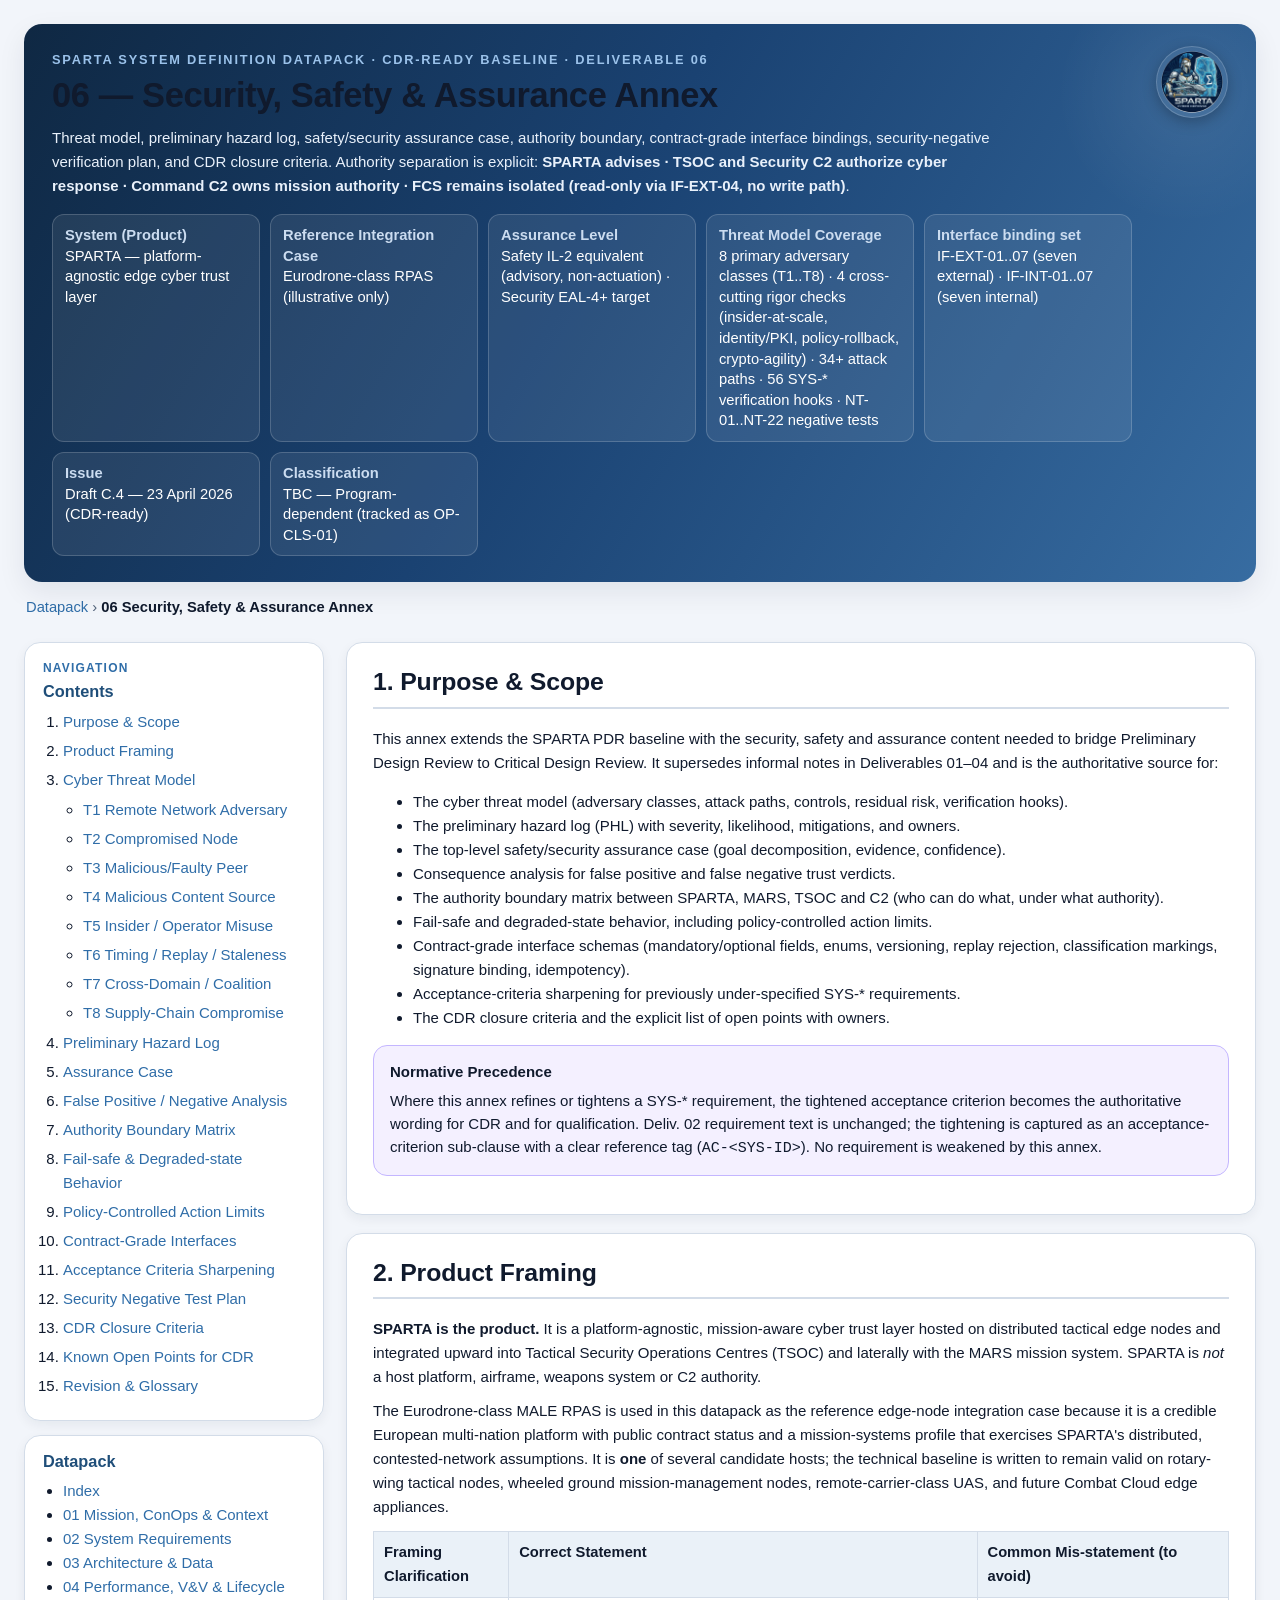
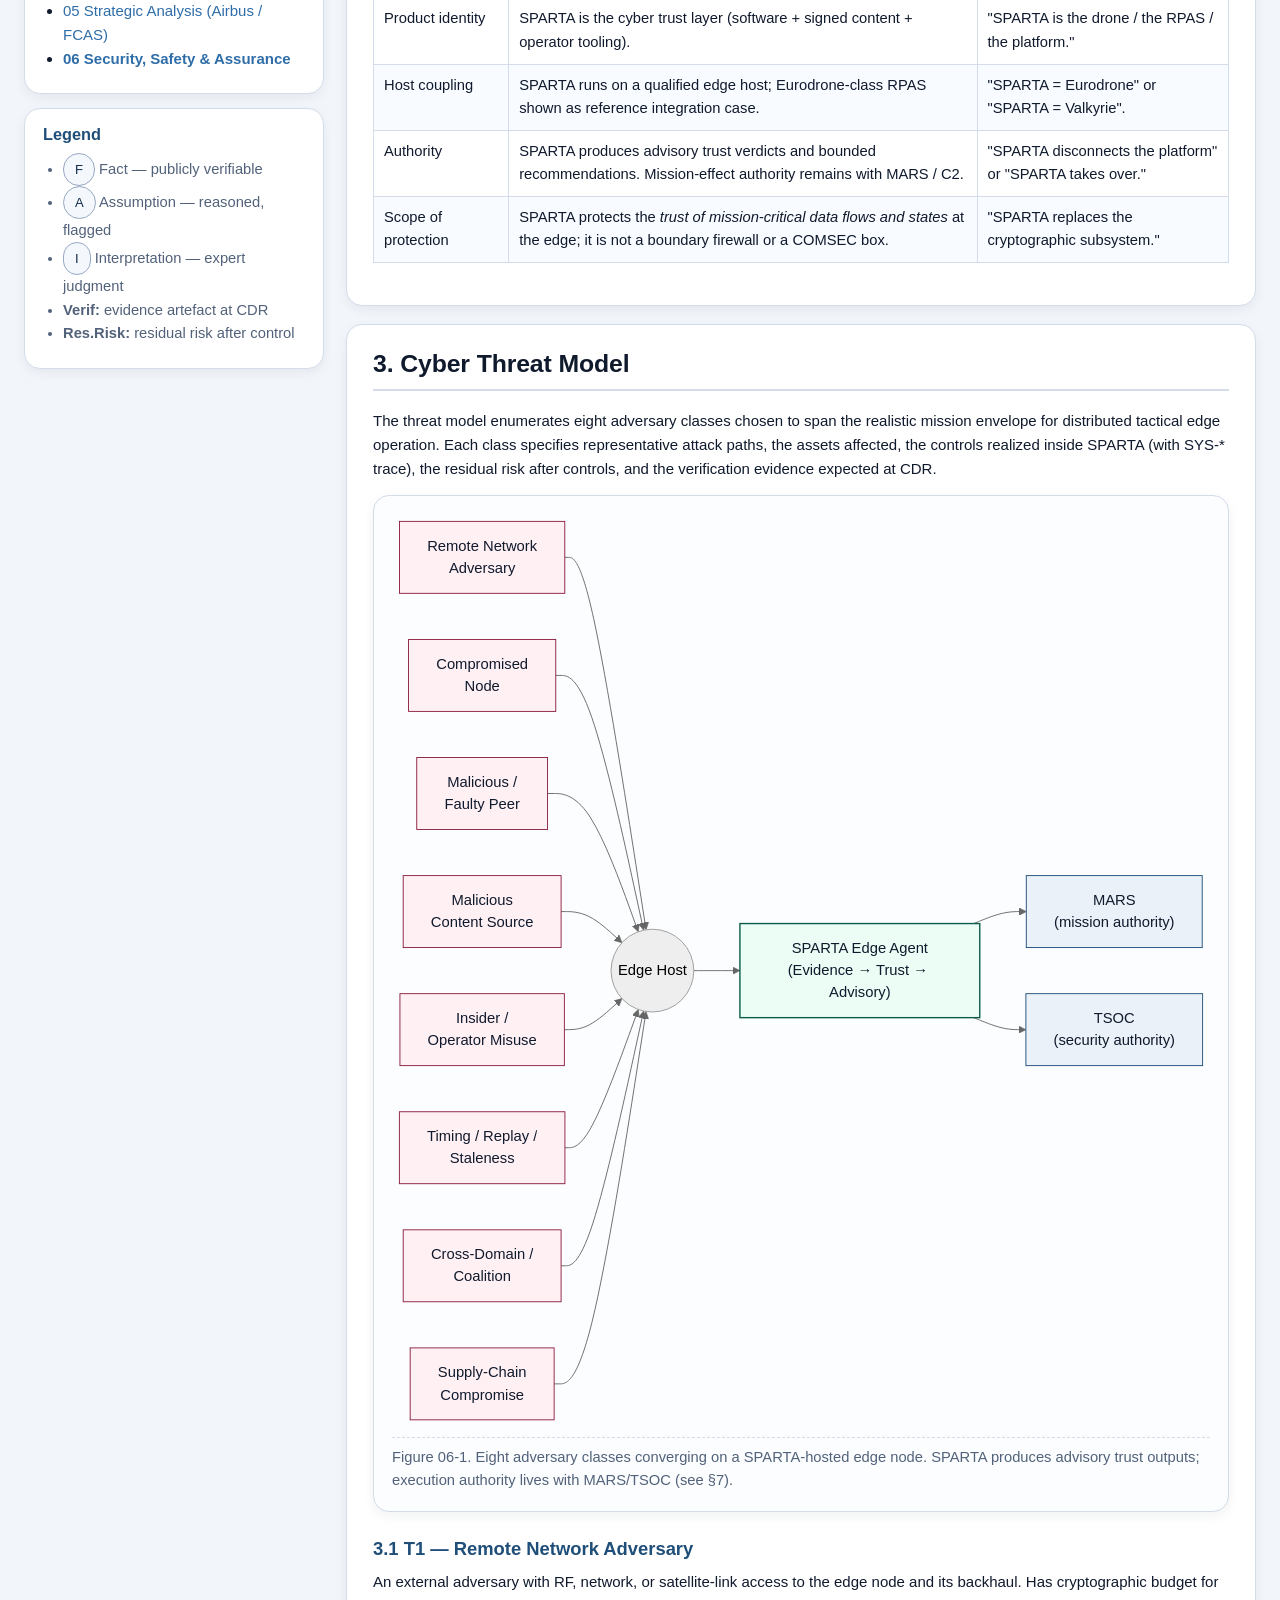
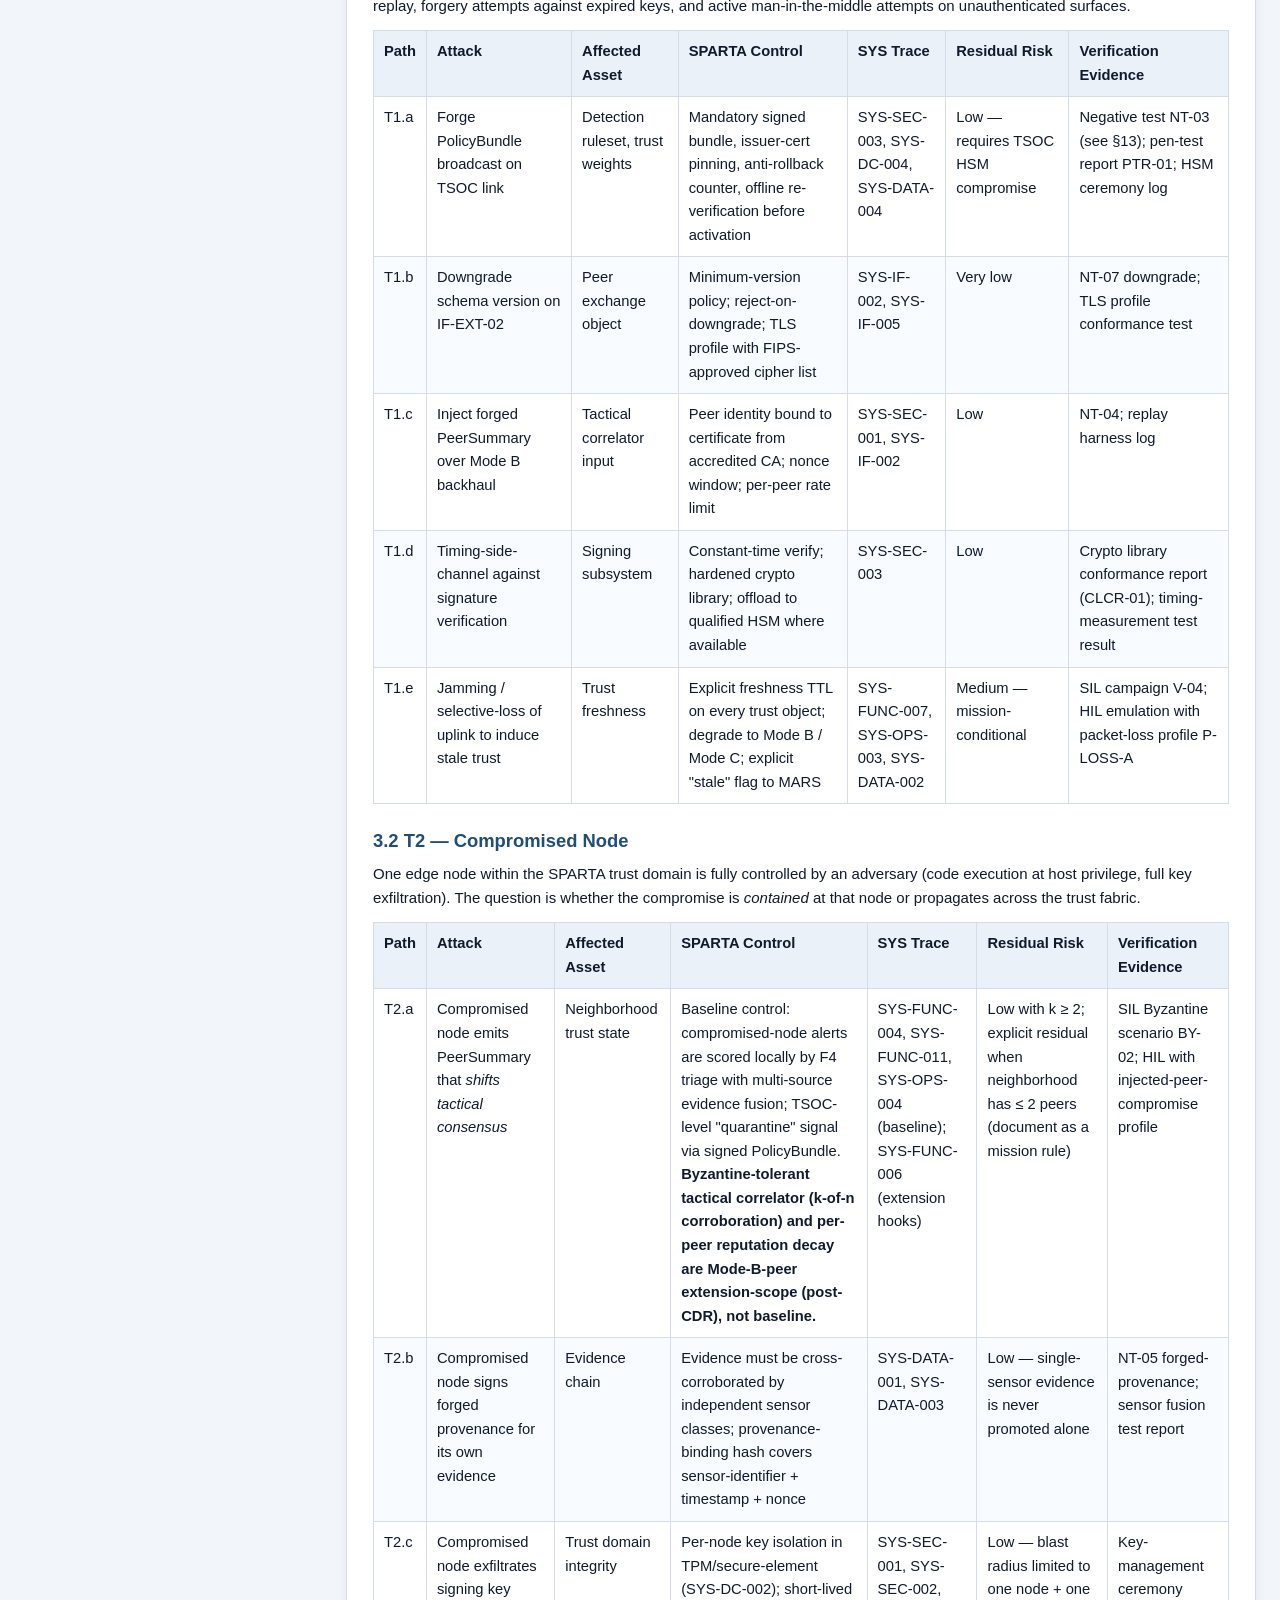
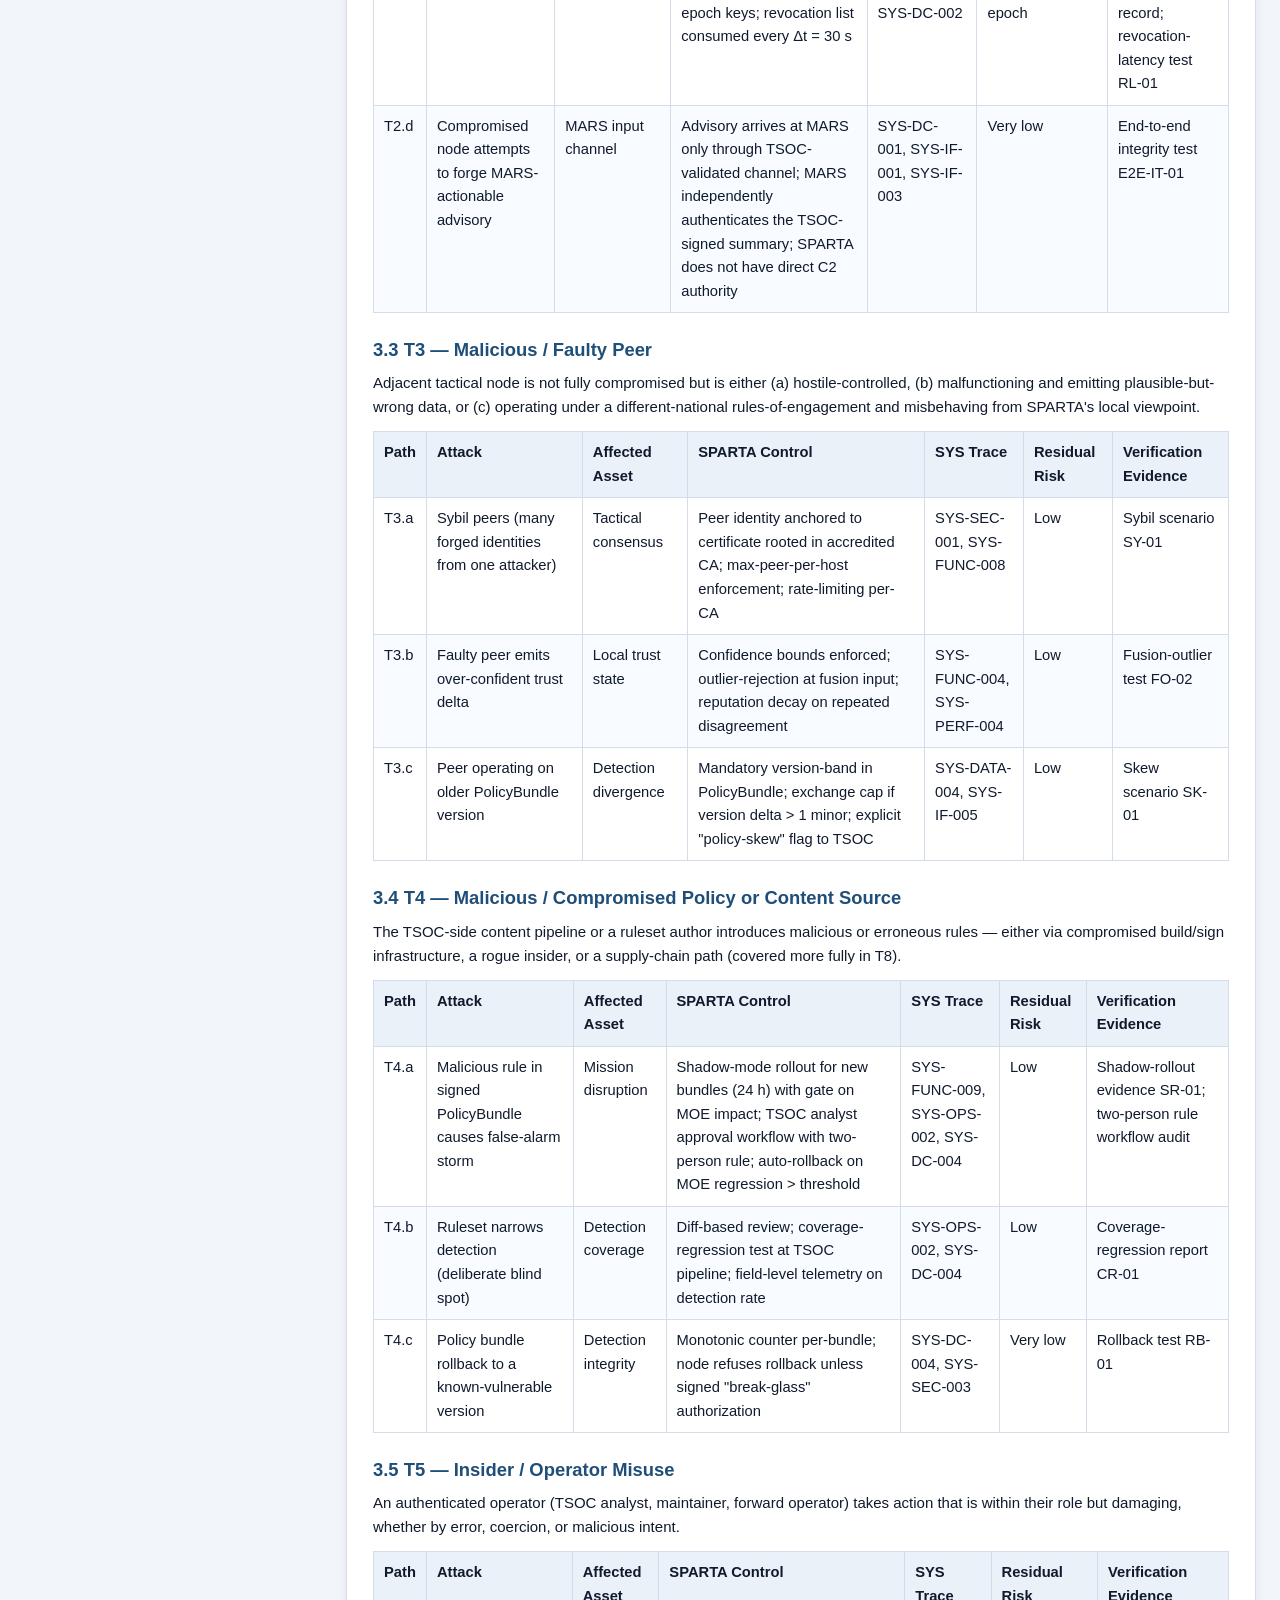
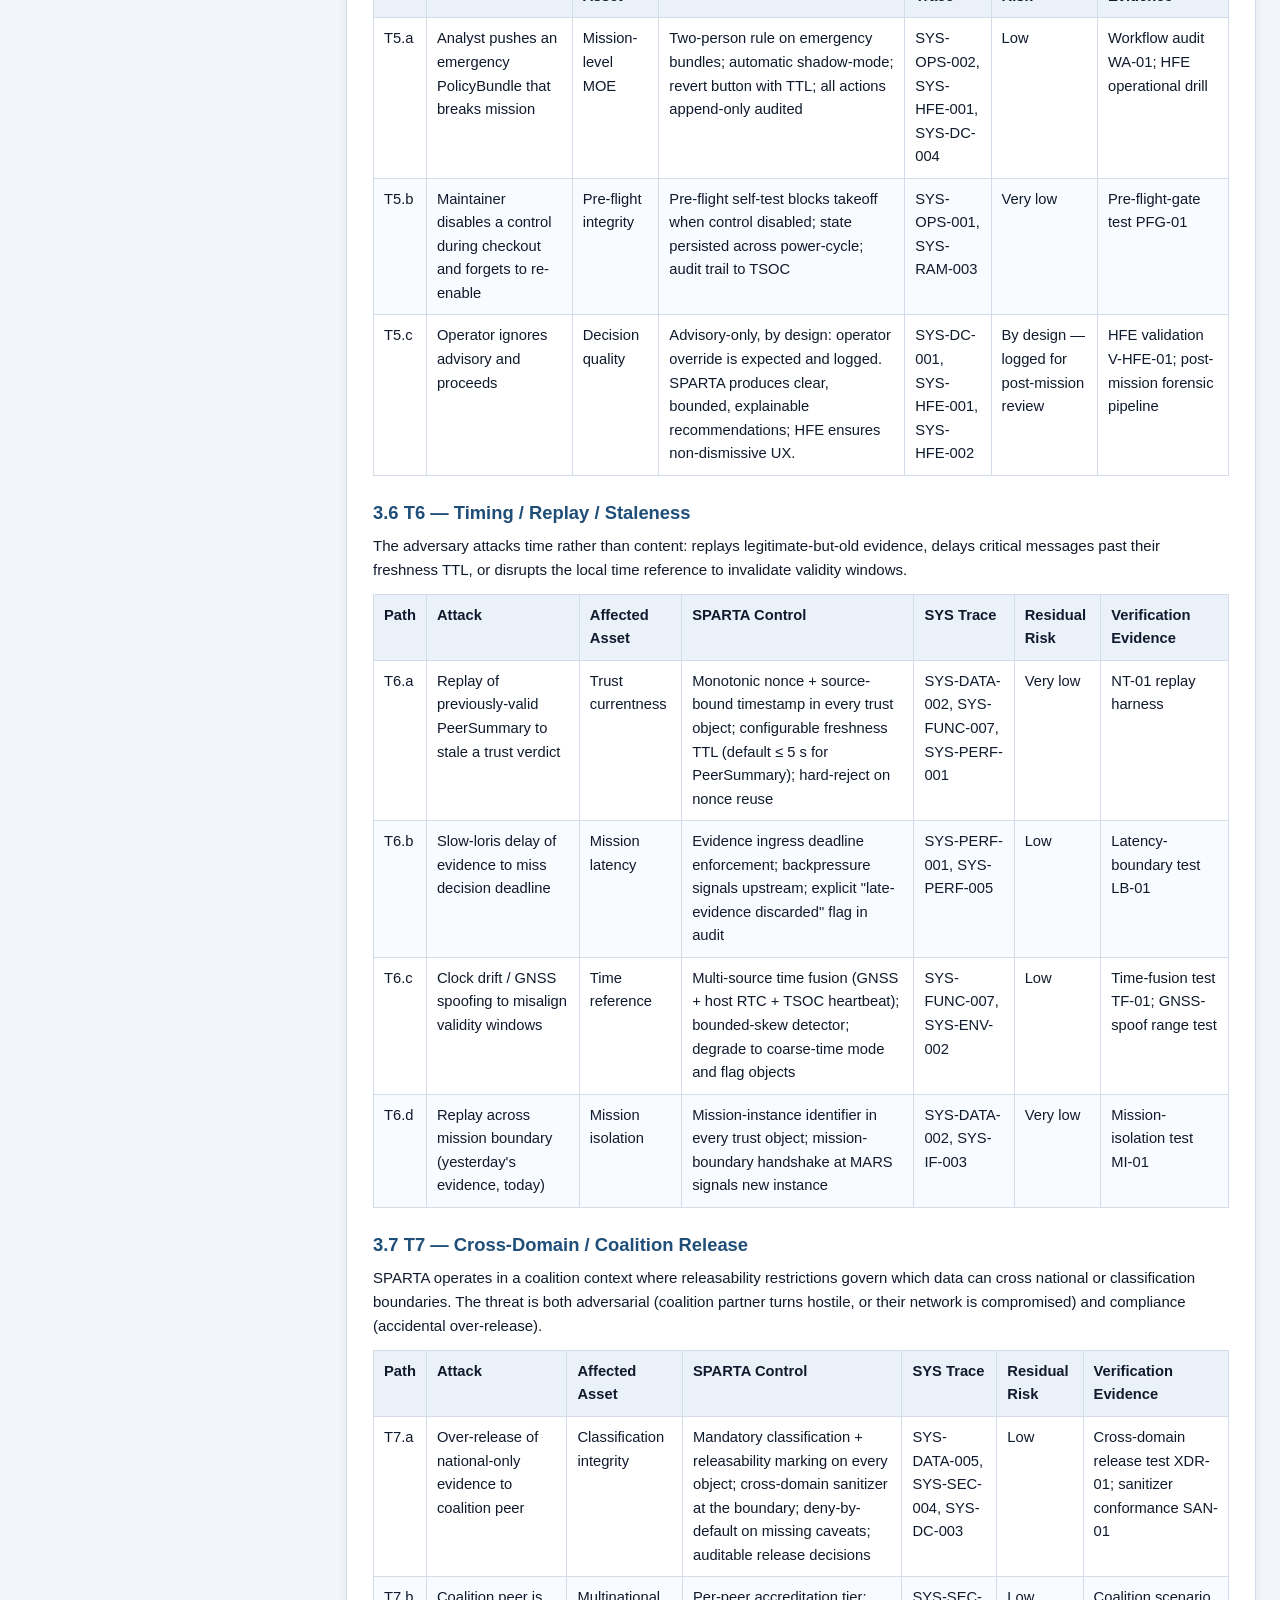
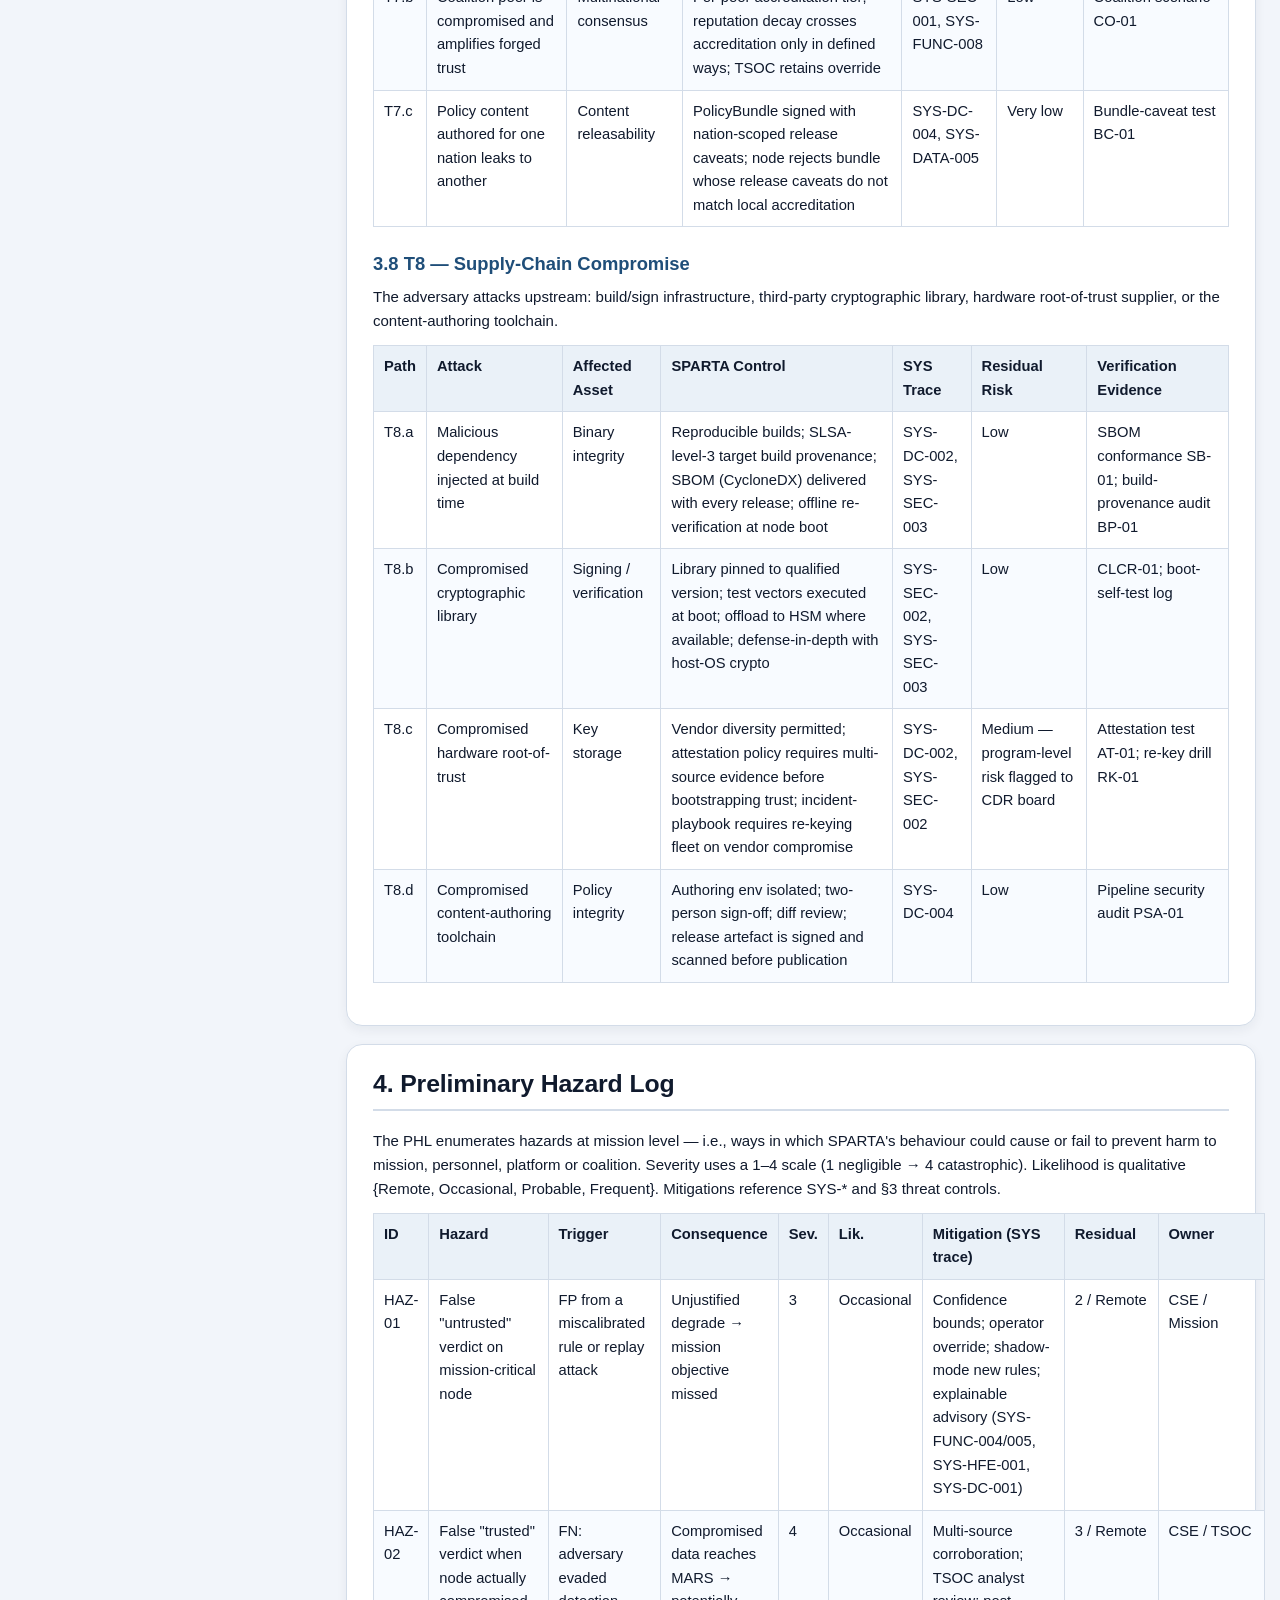
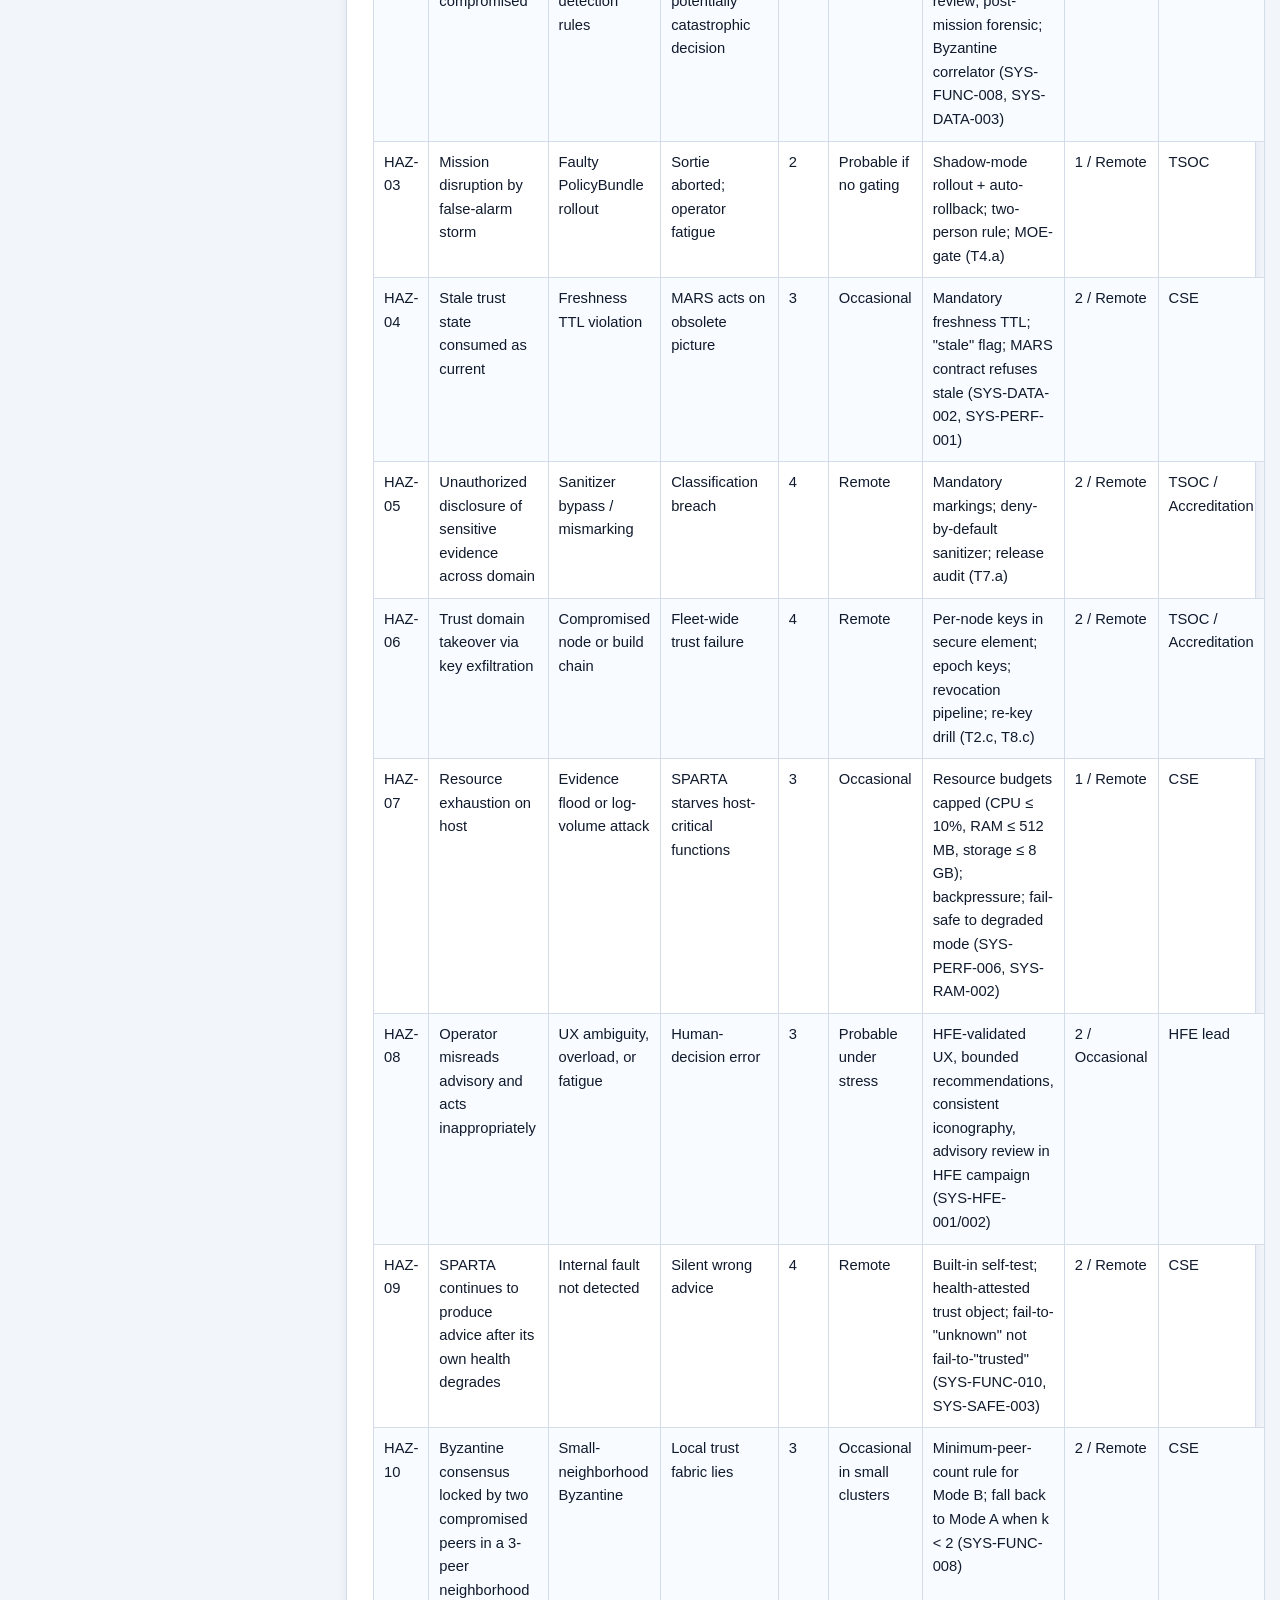
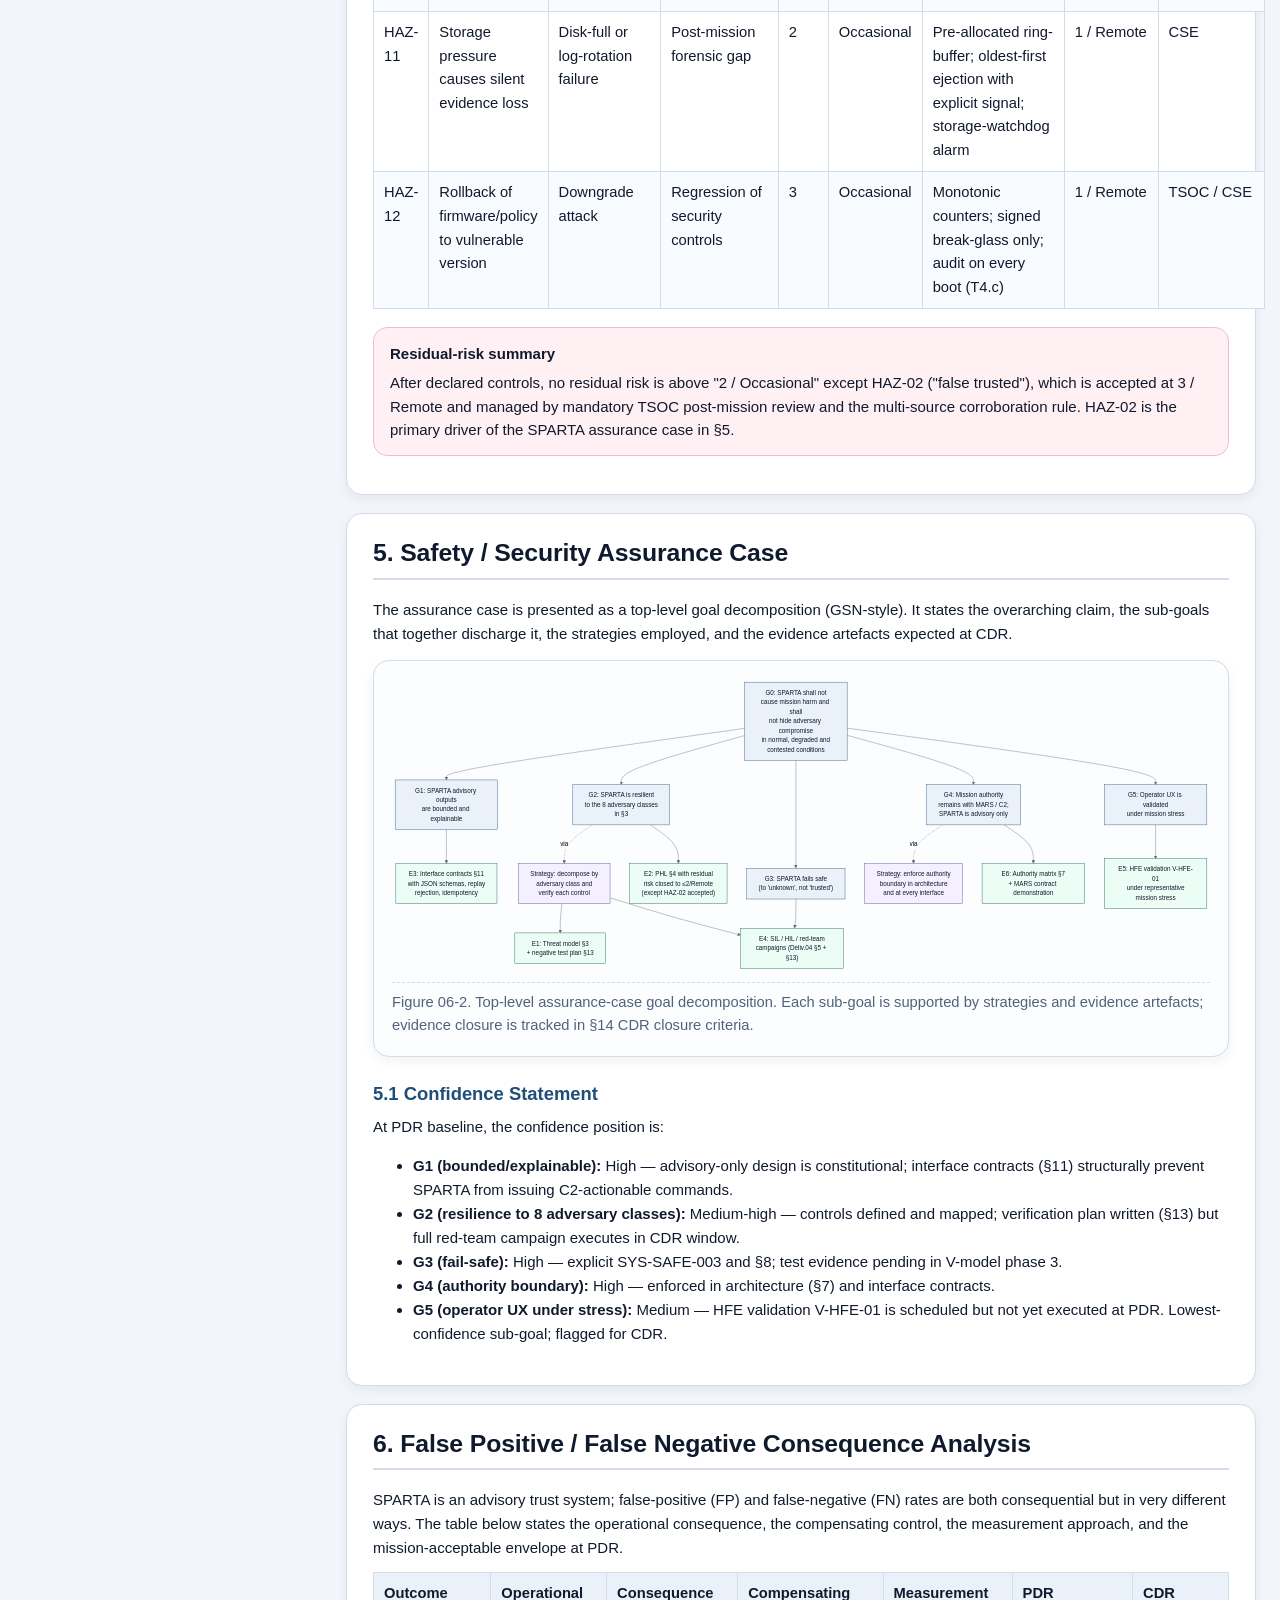
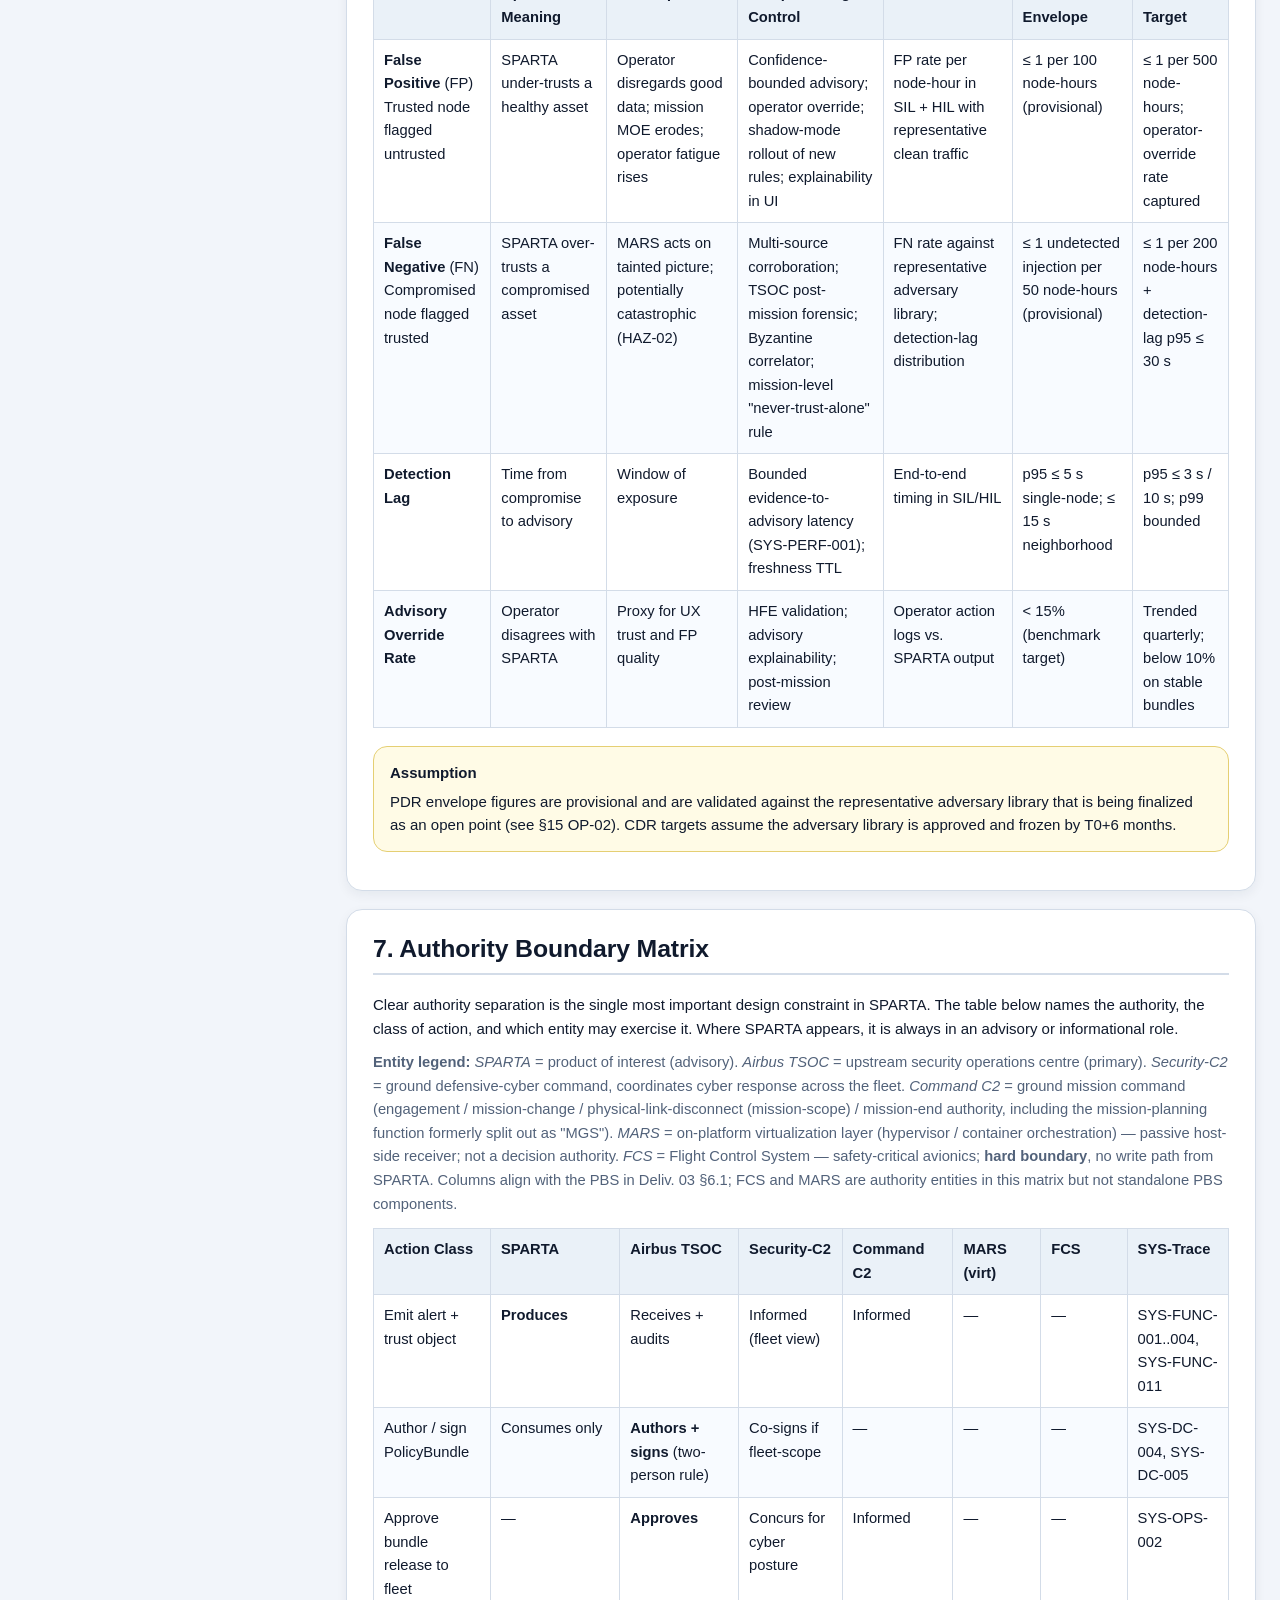
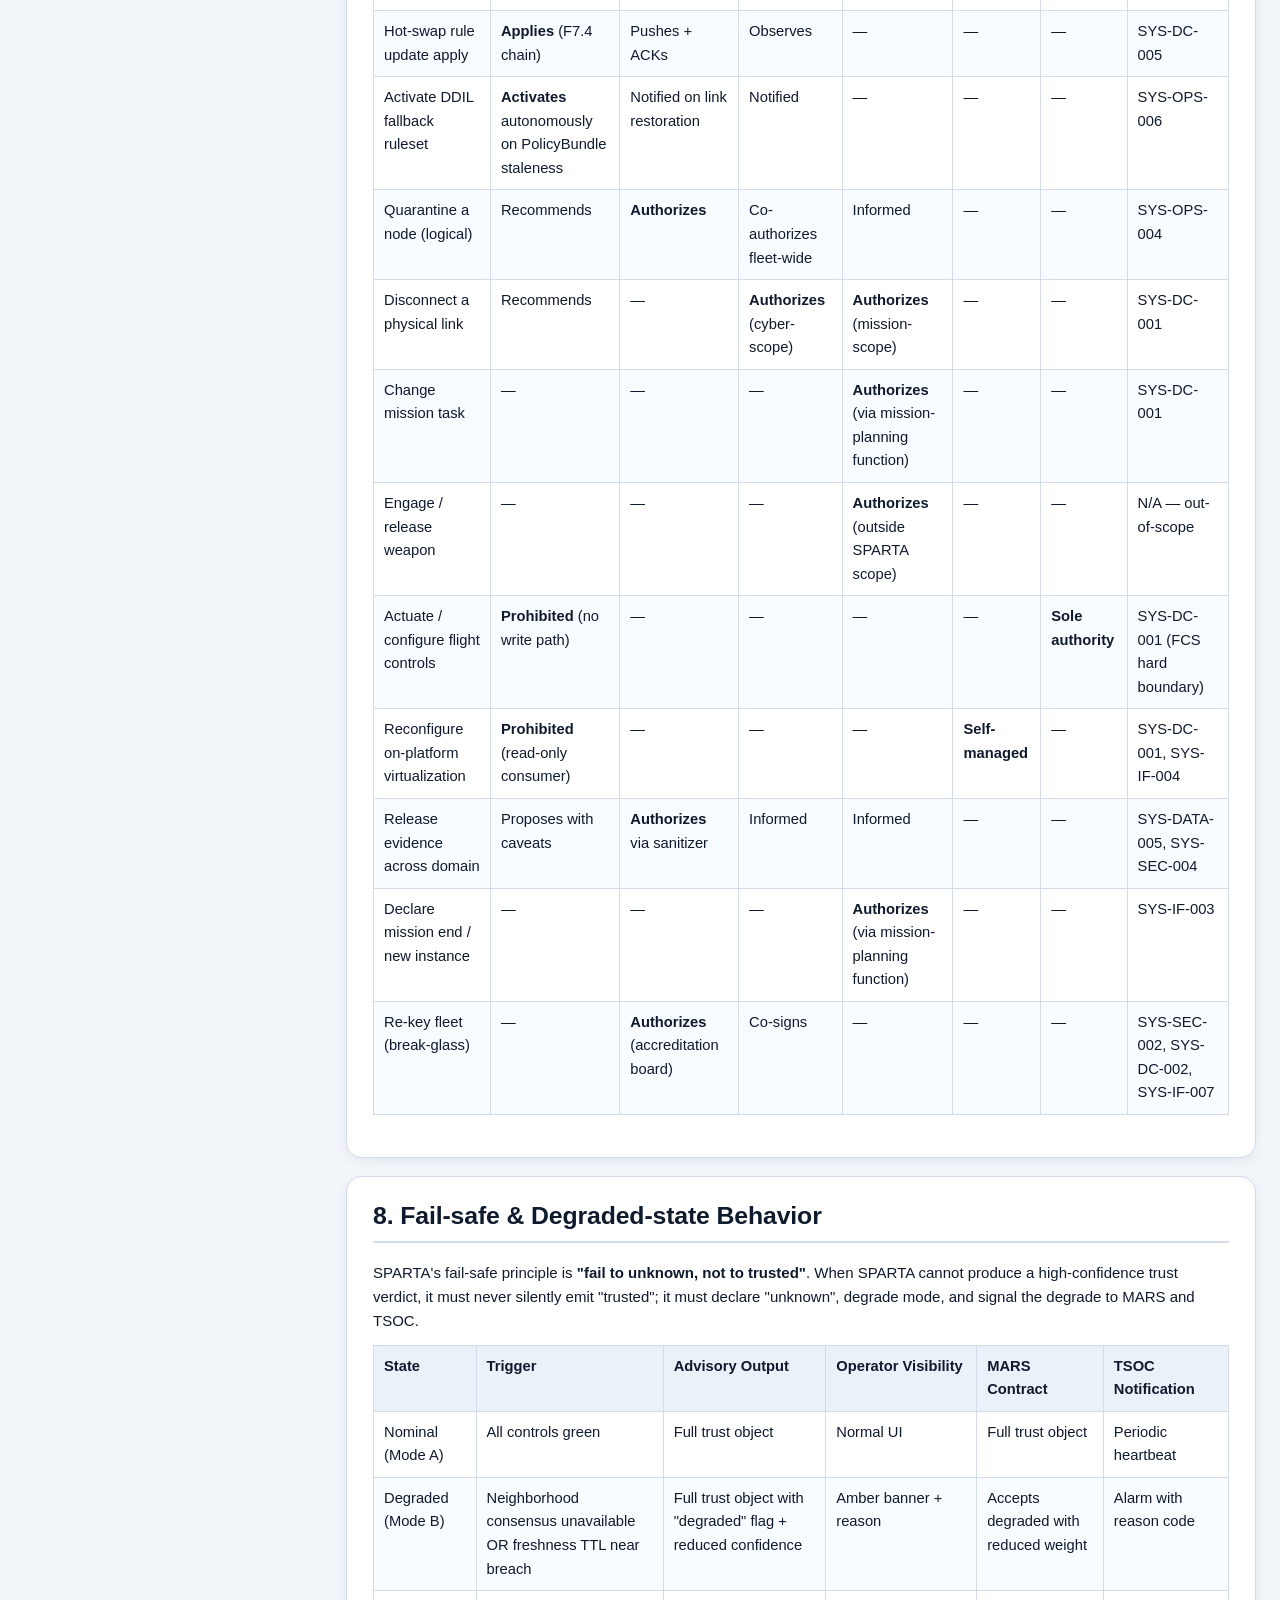
<file: SPARTA_system_definition_datapack/06_security_safety_assurance.html>
<!DOCTYPE html><html lang="en"><head><title>SPARTA · 06 — Security, Safety &amp; Assurance Annex</title><meta charset="UTF-8" /><meta name="viewport" content="width=device-width, initial-scale=1.0" /><link rel="stylesheet" href="style.css" /><link rel="icon" type="image/png" sizes="32x32" href="assets/sparta_logo_32.png" /><link rel="icon" type="image/png" sizes="64x64" href="assets/sparta_logo_64.png" /><link rel="apple-touch-icon" sizes="180x180" href="assets/sparta_logo_180.png" />
<script src="assets/mermaid.min.js" defer></script>
<script src="assets/sparta-init.js" defer></script>
</head><body><div class="page"><div class="topbar"><div class="logo-mark" aria-hidden="true" title="SPARTA Cyber Defense"><img src="assets/sparta_logo.webp" alt="" /></div><div class="kicker">SPARTA System Definition Datapack · CDR-Ready Baseline · Deliverable 06</div><h1>06 — Security, Safety &amp; Assurance Annex</h1><div class="subtitle">Threat model, preliminary hazard log, safety/security assurance case, authority boundary, contract-grade interface bindings, security-negative verification plan, and CDR closure criteria. Authority separation is explicit: <strong>SPARTA advises · TSOC and Security C2 authorize cyber response · Command C2 owns mission authority · FCS remains isolated (read-only via IF-EXT-04, no write path)</strong>.</div><div class="doc-meta"><div class="item"><strong>System (Product)</strong><br>SPARTA — platform-agnostic edge cyber trust layer</div><div class="item"><strong>Reference Integration Case</strong><br>Eurodrone-class RPAS (illustrative only)</div><div class="item"><strong>Assurance Level</strong><br>Safety IL-2 equivalent (advisory, non-actuation) · Security EAL-4+ target</div><div class="item"><strong>Threat Model Coverage</strong><br>8 primary adversary classes (T1..T8) · 4 cross-cutting rigor checks (insider-at-scale, identity/PKI, policy-rollback, crypto-agility) · 34+ attack paths · 56 SYS-* verification hooks · NT-01..NT-22 negative tests</div><div class="item"><strong>Interface binding set</strong><br>IF-EXT-01..07 (seven external) · IF-INT-01..07 (seven internal)</div><div class="item"><strong>Issue</strong><br>Draft C.4 — 23 April 2026 (CDR-ready)</div><div class="item"><strong>Classification</strong><br>TBC — Program-dependent (tracked as OP-CLS-01)</div></div></div><div class="breadcrumbs"><a href="index.html">Datapack</a> › <strong>06 Security, Safety &amp; Assurance Annex</strong></div><div class="layout"><aside class="sidebar"><div class="panel toc"><div class="kicker">Navigation</div><h3>Contents</h3><ol><li><a href="#purpose">Purpose &amp; Scope</a></li><li><a href="#framing">Product Framing</a></li><li><a href="#threat-model">Cyber Threat Model</a><ul><li><a href="#tm-remote">T1 Remote Network Adversary</a></li><li><a href="#tm-compromised">T2 Compromised Node</a></li><li><a href="#tm-peer">T3 Malicious/Faulty Peer</a></li><li><a href="#tm-content">T4 Malicious Content Source</a></li><li><a href="#tm-insider">T5 Insider / Operator Misuse</a></li><li><a href="#tm-timing">T6 Timing / Replay / Staleness</a></li><li><a href="#tm-coalition">T7 Cross-Domain / Coalition</a></li><li><a href="#tm-supply">T8 Supply-Chain Compromise</a></li></ul></li><li><a href="#hazard-log">Preliminary Hazard Log</a></li><li><a href="#assurance-case">Assurance Case</a></li><li><a href="#fp-fn">False Positive / Negative Analysis</a></li><li><a href="#authority">Authority Boundary Matrix</a></li><li><a href="#failsafe">Fail-safe &amp; Degraded-state Behavior</a></li><li><a href="#action-limits">Policy-Controlled Action Limits</a></li><li><a href="#interface-contracts">Contract-Grade Interfaces</a></li><li><a href="#acceptance">Acceptance Criteria Sharpening</a></li><li><a href="#neg-tests">Security Negative Test Plan</a></li><li><a href="#cdr-closure">CDR Closure Criteria</a></li><li><a href="#open-points">Known Open Points for CDR</a></li><li><a href="#revision">Revision &amp; Glossary</a></li></ol></div><div class="panel"><h3>Datapack</h3><ul><li><a href="index.html">Index</a></li><li><a href="01_mission_conops_context.html">01 Mission, ConOps &amp; Context</a></li><li><a href="02_system_requirements.html">02 System Requirements</a></li><li><a href="03_architecture_data_definition.html">03 Architecture &amp; Data</a></li><li><a href="04_performance_vnv_lifecycle.html">04 Performance, V&amp;V &amp; Lifecycle</a></li><li><a href="05_strategic_analysis_airbus_fcas.html">05 Strategic Analysis (Airbus / FCAS)</a></li><li><strong><a href="06_security_safety_assurance.html">06 Security, Safety &amp; Assurance</a></strong></li></ul></div><div class="panel"><h3>Legend</h3><ul class="small"><li><span class="badge">F</span> Fact — publicly verifiable</li><li><span class="badge">A</span> Assumption — reasoned, flagged</li><li><span class="badge">I</span> Interpretation — expert judgment</li><li><strong>Verif:</strong> evidence artefact at CDR</li><li><strong>Res.Risk:</strong> residual risk after control</li></ul></div></aside><main class="content"><section id="purpose"><h2>1. Purpose &amp; Scope</h2><p>This annex extends the SPARTA PDR baseline with the security, safety and assurance content needed to bridge Preliminary Design Review to Critical Design Review. It supersedes informal notes in Deliverables 01–04 and is the authoritative source for:</p><ul><li>The cyber threat model (adversary classes, attack paths, controls, residual risk, verification hooks).</li><li>The preliminary hazard log (PHL) with severity, likelihood, mitigations, and owners.</li><li>The top-level safety/security assurance case (goal decomposition, evidence, confidence).</li><li>Consequence analysis for false positive and false negative trust verdicts.</li><li>The authority boundary matrix between SPARTA, MARS, TSOC and C2 (who can do what, under what authority).</li><li>Fail-safe and degraded-state behavior, including policy-controlled action limits.</li><li>Contract-grade interface schemas (mandatory/optional fields, enums, versioning, replay rejection, classification markings, signature binding, idempotency).</li><li>Acceptance-criteria sharpening for previously under-specified SYS-* requirements.</li><li>The CDR closure criteria and the explicit list of open points with owners.</li></ul><div class="callout constraint"><strong>Normative Precedence</strong>
Where this annex refines or tightens a SYS-* requirement, the tightened acceptance criterion becomes the authoritative wording for CDR and for qualification. Deliv. 02 requirement text is unchanged; the tightening is captured as an acceptance-criterion sub-clause with a clear reference tag (<code>AC-&lt;SYS-ID&gt;</code>). No requirement is weakened by this annex.
</div></section><section id="framing"><h2>2. Product Framing</h2><p><strong>SPARTA is the product.</strong> It is a platform-agnostic, mission-aware cyber trust layer hosted on distributed tactical edge nodes and integrated upward into Tactical Security Operations Centres (TSOC) and laterally with the MARS mission system. SPARTA is <em>not</em> a host platform, airframe, weapons system or C2 authority.</p><p>The Eurodrone-class MALE RPAS is used in this datapack as the reference edge-node integration case because it is a credible European multi-nation platform with public contract status and a mission-systems profile that exercises SPARTA's distributed, contested-network assumptions. It is <strong>one</strong> of several candidate hosts; the technical baseline is written to remain valid on rotary-wing tactical nodes, wheeled ground mission-management nodes, remote-carrier-class UAS, and future Combat Cloud edge appliances.</p><table class="metadata"><thead><tr><th>Framing Clarification</th><th>Correct Statement</th><th>Common Mis-statement (to avoid)</th></tr></thead><tbody><tr><td>Product identity</td><td>SPARTA is the cyber trust layer (software + signed content + operator tooling).</td><td>"SPARTA is the drone / the RPAS / the platform."</td></tr><tr><td>Host coupling</td><td>SPARTA runs on a qualified edge host; Eurodrone-class RPAS shown as reference integration case.</td><td>"SPARTA = Eurodrone" or "SPARTA = Valkyrie".</td></tr><tr><td>Authority</td><td>SPARTA produces advisory trust verdicts and bounded recommendations. Mission-effect authority remains with MARS / C2.</td><td>"SPARTA disconnects the platform" or "SPARTA takes over."</td></tr><tr><td>Scope of protection</td><td>SPARTA protects the <em>trust of mission-critical data flows and states</em> at the edge; it is not a boundary firewall or a COMSEC box.</td><td>"SPARTA replaces the cryptographic subsystem."</td></tr></tbody></table></section><section id="threat-model"><h2>3. Cyber Threat Model</h2><p>The threat model enumerates eight adversary classes chosen to span the realistic mission envelope for distributed tactical edge operation. Each class specifies representative attack paths, the assets affected, the controls realized inside SPARTA (with SYS-* trace), the residual risk after controls, and the verification evidence expected at CDR.</p><div class="figure"><div class="mermaid">
flowchart LR
A["Remote Network<br/>Adversary"]:::ext --> H((Edge Host))
B["Compromised<br/>Node"]:::ext --> H
C["Malicious /<br/>Faulty Peer"]:::ext --> H
D["Malicious<br/>Content Source"]:::ext --> H
E["Insider /<br/>Operator Misuse"]:::ext --> H
F["Timing / Replay /<br/>Staleness"]:::ext --> H
G["Cross-Domain /<br/>Coalition"]:::ext --> H
I["Supply-Chain<br/>Compromise"]:::ext --> H
H --> S["SPARTA Edge Agent<br/>(Evidence → Trust → Advisory)"]:::core
S --> O1["MARS<br/>(mission authority)"]:::auth
S --> O2["TSOC<br/>(security authority)"]:::auth
classDef ext fill:#fff0f4,stroke:#8b1e3f,stroke-width:1px,color:#101a2d
classDef core fill:#ecfdf5,stroke:#0a5b47,stroke-width:1.5px,color:#101a2d
classDef auth fill:#eaf1f8,stroke:#1f4e79,stroke-width:1px,color:#101a2d
</div><div class="caption">Figure 06-1. Eight adversary classes converging on a SPARTA-hosted edge node. SPARTA produces advisory trust outputs; execution authority lives with MARS/TSOC (see §7).</div></div><h3 id="tm-remote">3.1 T1 — Remote Network Adversary</h3><p>An external adversary with RF, network, or satellite-link access to the edge node and its backhaul. Has cryptographic budget for replay, forgery attempts against expired keys, and active man-in-the-middle attempts on unauthenticated surfaces.</p><table class="wide-table"><thead><tr><th>Path</th><th>Attack</th><th>Affected Asset</th><th>SPARTA Control</th><th>SYS Trace</th><th>Residual Risk</th><th>Verification Evidence</th></tr></thead><tbody><tr><td>T1.a</td><td>Forge PolicyBundle broadcast on TSOC link</td><td>Detection ruleset, trust weights</td><td>Mandatory signed bundle, issuer-cert pinning, anti-rollback counter, offline re-verification before activation</td><td>SYS-SEC-003, SYS-DC-004, SYS-DATA-004</td><td>Low — requires TSOC HSM compromise</td><td>Negative test NT-03 (see §13); pen-test report PTR-01; HSM ceremony log</td></tr><tr><td>T1.b</td><td>Downgrade schema version on IF-EXT-02</td><td>Peer exchange object</td><td>Minimum-version policy; reject-on-downgrade; TLS profile with FIPS-approved cipher list</td><td>SYS-IF-002, SYS-IF-005</td><td>Very low</td><td>NT-07 downgrade; TLS profile conformance test</td></tr><tr><td>T1.c</td><td>Inject forged PeerSummary over Mode B backhaul</td><td>Tactical correlator input</td><td>Peer identity bound to certificate from accredited CA; nonce window; per-peer rate limit</td><td>SYS-SEC-001, SYS-IF-002</td><td>Low</td><td>NT-04; replay harness log</td></tr><tr><td>T1.d</td><td>Timing-side-channel against signature verification</td><td>Signing subsystem</td><td>Constant-time verify; hardened crypto library; offload to qualified HSM where available</td><td>SYS-SEC-003</td><td>Low</td><td>Crypto library conformance report (CLCR-01); timing-measurement test result</td></tr><tr><td>T1.e</td><td>Jamming / selective-loss of uplink to induce stale trust</td><td>Trust freshness</td><td>Explicit freshness TTL on every trust object; degrade to Mode B / Mode C; explicit "stale" flag to MARS</td><td>SYS-FUNC-007, SYS-OPS-003, SYS-DATA-002</td><td>Medium — mission-conditional</td><td>SIL campaign V-04; HIL emulation with packet-loss profile P-LOSS-A</td></tr></tbody></table><h3 id="tm-compromised">3.2 T2 — Compromised Node</h3><p>One edge node within the SPARTA trust domain is fully controlled by an adversary (code execution at host privilege, full key exfiltration). The question is whether the compromise is <em>contained</em> at that node or propagates across the trust fabric.</p><table class="wide-table"><thead><tr><th>Path</th><th>Attack</th><th>Affected Asset</th><th>SPARTA Control</th><th>SYS Trace</th><th>Residual Risk</th><th>Verification Evidence</th></tr></thead><tbody><tr><td>T2.a</td><td>Compromised node emits PeerSummary that <em>shifts tactical consensus</em></td><td>Neighborhood trust state</td><td>Baseline control: compromised-node alerts are scored locally by F4 triage with multi-source evidence fusion; TSOC-level "quarantine" signal via signed PolicyBundle. <strong>Byzantine-tolerant tactical correlator (k-of-n corroboration) and per-peer reputation decay are Mode-B-peer extension-scope (post-CDR), not baseline.</strong></td><td>SYS-FUNC-004, SYS-FUNC-011, SYS-OPS-004 (baseline); SYS-FUNC-006 (extension hooks)</td><td>Low with k ≥ 2; explicit residual when neighborhood has ≤ 2 peers (document as a mission rule)</td><td>SIL Byzantine scenario BY-02; HIL with injected-peer-compromise profile</td></tr><tr><td>T2.b</td><td>Compromised node signs forged provenance for its own evidence</td><td>Evidence chain</td><td>Evidence must be cross-corroborated by independent sensor classes; provenance-binding hash covers sensor-identifier + timestamp + nonce</td><td>SYS-DATA-001, SYS-DATA-003</td><td>Low — single-sensor evidence is never promoted alone</td><td>NT-05 forged-provenance; sensor fusion test report</td></tr><tr><td>T2.c</td><td>Compromised node exfiltrates signing key</td><td>Trust domain integrity</td><td>Per-node key isolation in TPM/secure-element (SYS-DC-002); short-lived epoch keys; revocation list consumed every Δt = 30 s</td><td>SYS-SEC-001, SYS-SEC-002, SYS-DC-002</td><td>Low — blast radius limited to one node + one epoch</td><td>Key-management ceremony record; revocation-latency test RL-01</td></tr><tr><td>T2.d</td><td>Compromised node attempts to forge MARS-actionable advisory</td><td>MARS input channel</td><td>Advisory arrives at MARS only through TSOC-validated channel; MARS independently authenticates the TSOC-signed summary; SPARTA does not have direct C2 authority</td><td>SYS-DC-001, SYS-IF-001, SYS-IF-003</td><td>Very low</td><td>End-to-end integrity test E2E-IT-01</td></tr></tbody></table><h3 id="tm-peer">3.3 T3 — Malicious / Faulty Peer</h3><p>Adjacent tactical node is not fully compromised but is either (a) hostile-controlled, (b) malfunctioning and emitting plausible-but-wrong data, or (c) operating under a different-national rules-of-engagement and misbehaving from SPARTA's local viewpoint.</p><table class="wide-table"><thead><tr><th>Path</th><th>Attack</th><th>Affected Asset</th><th>SPARTA Control</th><th>SYS Trace</th><th>Residual Risk</th><th>Verification Evidence</th></tr></thead><tbody><tr><td>T3.a</td><td>Sybil peers (many forged identities from one attacker)</td><td>Tactical consensus</td><td>Peer identity anchored to certificate rooted in accredited CA; max-peer-per-host enforcement; rate-limiting per-CA</td><td>SYS-SEC-001, SYS-FUNC-008</td><td>Low</td><td>Sybil scenario SY-01</td></tr><tr><td>T3.b</td><td>Faulty peer emits over-confident trust delta</td><td>Local trust state</td><td>Confidence bounds enforced; outlier-rejection at fusion input; reputation decay on repeated disagreement</td><td>SYS-FUNC-004, SYS-PERF-004</td><td>Low</td><td>Fusion-outlier test FO-02</td></tr><tr><td>T3.c</td><td>Peer operating on older PolicyBundle version</td><td>Detection divergence</td><td>Mandatory version-band in PolicyBundle; exchange cap if version delta &gt; 1 minor; explicit "policy-skew" flag to TSOC</td><td>SYS-DATA-004, SYS-IF-005</td><td>Low</td><td>Skew scenario SK-01</td></tr></tbody></table><h3 id="tm-content">3.4 T4 — Malicious / Compromised Policy or Content Source</h3><p>The TSOC-side content pipeline or a ruleset author introduces malicious or erroneous rules — either via compromised build/sign infrastructure, a rogue insider, or a supply-chain path (covered more fully in T8).</p><table class="wide-table"><thead><tr><th>Path</th><th>Attack</th><th>Affected Asset</th><th>SPARTA Control</th><th>SYS Trace</th><th>Residual Risk</th><th>Verification Evidence</th></tr></thead><tbody><tr><td>T4.a</td><td>Malicious rule in signed PolicyBundle causes false-alarm storm</td><td>Mission disruption</td><td>Shadow-mode rollout for new bundles (24 h) with gate on MOE impact; TSOC analyst approval workflow with two-person rule; auto-rollback on MOE regression &gt; threshold</td><td>SYS-FUNC-009, SYS-OPS-002, SYS-DC-004</td><td>Low</td><td>Shadow-rollout evidence SR-01; two-person rule workflow audit</td></tr><tr><td>T4.b</td><td>Ruleset narrows detection (deliberate blind spot)</td><td>Detection coverage</td><td>Diff-based review; coverage-regression test at TSOC pipeline; field-level telemetry on detection rate</td><td>SYS-OPS-002, SYS-DC-004</td><td>Low</td><td>Coverage-regression report CR-01</td></tr><tr><td>T4.c</td><td>Policy bundle rollback to a known-vulnerable version</td><td>Detection integrity</td><td>Monotonic counter per-bundle; node refuses rollback unless signed "break-glass" authorization</td><td>SYS-DC-004, SYS-SEC-003</td><td>Very low</td><td>Rollback test RB-01</td></tr></tbody></table><h3 id="tm-insider">3.5 T5 — Insider / Operator Misuse</h3><p>An authenticated operator (TSOC analyst, maintainer, forward operator) takes action that is within their role but damaging, whether by error, coercion, or malicious intent.</p><table class="wide-table"><thead><tr><th>Path</th><th>Attack</th><th>Affected Asset</th><th>SPARTA Control</th><th>SYS Trace</th><th>Residual Risk</th><th>Verification Evidence</th></tr></thead><tbody><tr><td>T5.a</td><td>Analyst pushes an emergency PolicyBundle that breaks mission</td><td>Mission-level MOE</td><td>Two-person rule on emergency bundles; automatic shadow-mode; revert button with TTL; all actions append-only audited</td><td>SYS-OPS-002, SYS-HFE-001, SYS-DC-004</td><td>Low</td><td>Workflow audit WA-01; HFE operational drill</td></tr><tr><td>T5.b</td><td>Maintainer disables a control during checkout and forgets to re-enable</td><td>Pre-flight integrity</td><td>Pre-flight self-test blocks takeoff when control disabled; state persisted across power-cycle; audit trail to TSOC</td><td>SYS-OPS-001, SYS-RAM-003</td><td>Very low</td><td>Pre-flight-gate test PFG-01</td></tr><tr><td>T5.c</td><td>Operator ignores advisory and proceeds</td><td>Decision quality</td><td>Advisory-only, by design: operator override is expected and logged. SPARTA produces clear, bounded, explainable recommendations; HFE ensures non-dismissive UX.</td><td>SYS-DC-001, SYS-HFE-001, SYS-HFE-002</td><td>By design — logged for post-mission review</td><td>HFE validation V-HFE-01; post-mission forensic pipeline</td></tr></tbody></table><h3 id="tm-timing">3.6 T6 — Timing / Replay / Staleness</h3><p>The adversary attacks time rather than content: replays legitimate-but-old evidence, delays critical messages past their freshness TTL, or disrupts the local time reference to invalidate validity windows.</p><table class="wide-table"><thead><tr><th>Path</th><th>Attack</th><th>Affected Asset</th><th>SPARTA Control</th><th>SYS Trace</th><th>Residual Risk</th><th>Verification Evidence</th></tr></thead><tbody><tr><td>T6.a</td><td>Replay of previously-valid PeerSummary to stale a trust verdict</td><td>Trust currentness</td><td>Monotonic nonce + source-bound timestamp in every trust object; configurable freshness TTL (default ≤ 5 s for PeerSummary); hard-reject on nonce reuse</td><td>SYS-DATA-002, SYS-FUNC-007, SYS-PERF-001</td><td>Very low</td><td>NT-01 replay harness</td></tr><tr><td>T6.b</td><td>Slow-loris delay of evidence to miss decision deadline</td><td>Mission latency</td><td>Evidence ingress deadline enforcement; backpressure signals upstream; explicit "late-evidence discarded" flag in audit</td><td>SYS-PERF-001, SYS-PERF-005</td><td>Low</td><td>Latency-boundary test LB-01</td></tr><tr><td>T6.c</td><td>Clock drift / GNSS spoofing to misalign validity windows</td><td>Time reference</td><td>Multi-source time fusion (GNSS + host RTC + TSOC heartbeat); bounded-skew detector; degrade to coarse-time mode and flag objects</td><td>SYS-FUNC-007, SYS-ENV-002</td><td>Low</td><td>Time-fusion test TF-01; GNSS-spoof range test</td></tr><tr><td>T6.d</td><td>Replay across mission boundary (yesterday's evidence, today)</td><td>Mission isolation</td><td>Mission-instance identifier in every trust object; mission-boundary handshake at MARS signals new instance</td><td>SYS-DATA-002, SYS-IF-003</td><td>Very low</td><td>Mission-isolation test MI-01</td></tr></tbody></table><h3 id="tm-coalition">3.7 T7 — Cross-Domain / Coalition Release</h3><p>SPARTA operates in a coalition context where releasability restrictions govern which data can cross national or classification boundaries. The threat is both adversarial (coalition partner turns hostile, or their network is compromised) and compliance (accidental over-release).</p><table class="wide-table"><thead><tr><th>Path</th><th>Attack</th><th>Affected Asset</th><th>SPARTA Control</th><th>SYS Trace</th><th>Residual Risk</th><th>Verification Evidence</th></tr></thead><tbody><tr><td>T7.a</td><td>Over-release of national-only evidence to coalition peer</td><td>Classification integrity</td><td>Mandatory classification + releasability marking on every object; cross-domain sanitizer at the boundary; deny-by-default on missing caveats; auditable release decisions</td><td>SYS-DATA-005, SYS-SEC-004, SYS-DC-003</td><td>Low</td><td>Cross-domain release test XDR-01; sanitizer conformance SAN-01</td></tr><tr><td>T7.b</td><td>Coalition peer is compromised and amplifies forged trust</td><td>Multinational consensus</td><td>Per-peer accreditation tier; reputation decay crosses accreditation only in defined ways; TSOC retains override</td><td>SYS-SEC-001, SYS-FUNC-008</td><td>Low</td><td>Coalition scenario CO-01</td></tr><tr><td>T7.c</td><td>Policy content authored for one nation leaks to another</td><td>Content releasability</td><td>PolicyBundle signed with nation-scoped release caveats; node rejects bundle whose release caveats do not match local accreditation</td><td>SYS-DC-004, SYS-DATA-005</td><td>Very low</td><td>Bundle-caveat test BC-01</td></tr></tbody></table><h3 id="tm-supply">3.8 T8 — Supply-Chain Compromise</h3><p>The adversary attacks upstream: build/sign infrastructure, third-party cryptographic library, hardware root-of-trust supplier, or the content-authoring toolchain.</p><table class="wide-table"><thead><tr><th>Path</th><th>Attack</th><th>Affected Asset</th><th>SPARTA Control</th><th>SYS Trace</th><th>Residual Risk</th><th>Verification Evidence</th></tr></thead><tbody><tr><td>T8.a</td><td>Malicious dependency injected at build time</td><td>Binary integrity</td><td>Reproducible builds; SLSA-level-3 target build provenance; SBOM (CycloneDX) delivered with every release; offline re-verification at node boot</td><td>SYS-DC-002, SYS-SEC-003</td><td>Low</td><td>SBOM conformance SB-01; build-provenance audit BP-01</td></tr><tr><td>T8.b</td><td>Compromised cryptographic library</td><td>Signing / verification</td><td>Library pinned to qualified version; test vectors executed at boot; offload to HSM where available; defense-in-depth with host-OS crypto</td><td>SYS-SEC-002, SYS-SEC-003</td><td>Low</td><td>CLCR-01; boot-self-test log</td></tr><tr><td>T8.c</td><td>Compromised hardware root-of-trust</td><td>Key storage</td><td>Vendor diversity permitted; attestation policy requires multi-source evidence before bootstrapping trust; incident-playbook requires re-keying fleet on vendor compromise</td><td>SYS-DC-002, SYS-SEC-002</td><td>Medium — program-level risk flagged to CDR board</td><td>Attestation test AT-01; re-key drill RK-01</td></tr><tr><td>T8.d</td><td>Compromised content-authoring toolchain</td><td>Policy integrity</td><td>Authoring env isolated; two-person sign-off; diff review; release artefact is signed and scanned before publication</td><td>SYS-DC-004</td><td>Low</td><td>Pipeline security audit PSA-01</td></tr></tbody></table></section><section id="hazard-log"><h2>4. Preliminary Hazard Log</h2><p>The PHL enumerates hazards at mission level — i.e., ways in which SPARTA's behaviour could cause or fail to prevent harm to mission, personnel, platform or coalition. Severity uses a 1–4 scale (1 negligible → 4 catastrophic). Likelihood is qualitative {Remote, Occasional, Probable, Frequent}. Mitigations reference SYS-* and §3 threat controls.</p><table class="wide-table"><thead><tr><th>ID</th><th>Hazard</th><th>Trigger</th><th>Consequence</th><th>Sev.</th><th>Lik.</th><th>Mitigation (SYS trace)</th><th>Residual</th><th>Owner</th></tr></thead><tbody><tr><td>HAZ-01</td><td>False "untrusted" verdict on mission-critical node</td><td>FP from a miscalibrated rule or replay attack</td><td>Unjustified degrade → mission objective missed</td><td>3</td><td>Occasional</td><td>Confidence bounds; operator override; shadow-mode new rules; explainable advisory (SYS-FUNC-004/005, SYS-HFE-001, SYS-DC-001)</td><td>2 / Remote</td><td>CSE / Mission</td></tr><tr><td>HAZ-02</td><td>False "trusted" verdict when node actually compromised</td><td>FN: adversary evaded detection rules</td><td>Compromised data reaches MARS → potentially catastrophic decision</td><td>4</td><td>Occasional</td><td>Multi-source corroboration; TSOC analyst review; post-mission forensic; Byzantine correlator (SYS-FUNC-008, SYS-DATA-003)</td><td>3 / Remote</td><td>CSE / TSOC</td></tr><tr><td>HAZ-03</td><td>Mission disruption by false-alarm storm</td><td>Faulty PolicyBundle rollout</td><td>Sortie aborted; operator fatigue</td><td>2</td><td>Probable if no gating</td><td>Shadow-mode rollout + auto-rollback; two-person rule; MOE-gate (T4.a)</td><td>1 / Remote</td><td>TSOC</td></tr><tr><td>HAZ-04</td><td>Stale trust state consumed as current</td><td>Freshness TTL violation</td><td>MARS acts on obsolete picture</td><td>3</td><td>Occasional</td><td>Mandatory freshness TTL; "stale" flag; MARS contract refuses stale (SYS-DATA-002, SYS-PERF-001)</td><td>2 / Remote</td><td>CSE</td></tr><tr><td>HAZ-05</td><td>Unauthorized disclosure of sensitive evidence across domain</td><td>Sanitizer bypass / mismarking</td><td>Classification breach</td><td>4</td><td>Remote</td><td>Mandatory markings; deny-by-default sanitizer; release audit (T7.a)</td><td>2 / Remote</td><td>TSOC / Accreditation</td></tr><tr><td>HAZ-06</td><td>Trust domain takeover via key exfiltration</td><td>Compromised node or build chain</td><td>Fleet-wide trust failure</td><td>4</td><td>Remote</td><td>Per-node keys in secure element; epoch keys; revocation pipeline; re-key drill (T2.c, T8.c)</td><td>2 / Remote</td><td>TSOC / Accreditation</td></tr><tr><td>HAZ-07</td><td>Resource exhaustion on host</td><td>Evidence flood or log-volume attack</td><td>SPARTA starves host-critical functions</td><td>3</td><td>Occasional</td><td>Resource budgets capped (CPU ≤ 10%, RAM ≤ 512 MB, storage ≤ 8 GB); backpressure; fail-safe to degraded mode (SYS-PERF-006, SYS-RAM-002)</td><td>1 / Remote</td><td>CSE</td></tr><tr><td>HAZ-08</td><td>Operator misreads advisory and acts inappropriately</td><td>UX ambiguity, overload, or fatigue</td><td>Human-decision error</td><td>3</td><td>Probable under stress</td><td>HFE-validated UX, bounded recommendations, consistent iconography, advisory review in HFE campaign (SYS-HFE-001/002)</td><td>2 / Occasional</td><td>HFE lead</td></tr><tr><td>HAZ-09</td><td>SPARTA continues to produce advice after its own health degrades</td><td>Internal fault not detected</td><td>Silent wrong advice</td><td>4</td><td>Remote</td><td>Built-in self-test; health-attested trust object; fail-to-"unknown" not fail-to-"trusted" (SYS-FUNC-010, SYS-SAFE-003)</td><td>2 / Remote</td><td>CSE</td></tr><tr><td>HAZ-10</td><td>Byzantine consensus locked by two compromised peers in a 3-peer neighborhood</td><td>Small-neighborhood Byzantine</td><td>Local trust fabric lies</td><td>3</td><td>Occasional in small clusters</td><td>Minimum-peer-count rule for Mode B; fall back to Mode A when k &lt; 2 (SYS-FUNC-008)</td><td>2 / Remote</td><td>CSE</td></tr><tr><td>HAZ-11</td><td>Storage pressure causes silent evidence loss</td><td>Disk-full or log-rotation failure</td><td>Post-mission forensic gap</td><td>2</td><td>Occasional</td><td>Pre-allocated ring-buffer; oldest-first ejection with explicit signal; storage-watchdog alarm</td><td>1 / Remote</td><td>CSE</td></tr><tr><td>HAZ-12</td><td>Rollback of firmware/policy to vulnerable version</td><td>Downgrade attack</td><td>Regression of security controls</td><td>3</td><td>Occasional</td><td>Monotonic counters; signed break-glass only; audit on every boot (T4.c)</td><td>1 / Remote</td><td>TSOC / CSE</td></tr></tbody></table><div class="callout risk"><strong>Residual-risk summary</strong>
After declared controls, no residual risk is above "2 / Occasional" except HAZ-02 ("false trusted"), which is accepted at 3 / Remote and managed by mandatory TSOC post-mission review and the multi-source corroboration rule. HAZ-02 is the primary driver of the SPARTA assurance case in §5.
</div></section><section id="assurance-case"><h2>5. Safety / Security Assurance Case</h2><p>The assurance case is presented as a top-level goal decomposition (GSN-style). It states the overarching claim, the sub-goals that together discharge it, the strategies employed, and the evidence artefacts expected at CDR.</p><div class="figure"><div class="mermaid">
flowchart TD
G0["G0: SPARTA shall not<br/>cause mission harm and shall<br/>not hide adversary compromise<br/>in normal, degraded and<br/>contested conditions"]:::goal
G1["G1: SPARTA advisory outputs<br/>are bounded and explainable"]:::goal
G2["G2: SPARTA is resilient<br/>to the 8 adversary classes<br/>in §3"]:::goal
G3["G3: SPARTA fails safe<br/>(to 'unknown', not 'trusted')"]:::goal
G4["G4: Mission authority<br/>remains with MARS / C2;<br/>SPARTA is advisory only"]:::goal
G5["G5: Operator UX is validated<br/>under mission stress"]:::goal
S1["Strategy: decompose by<br/>adversary class and<br/>verify each control"]:::strat
S2["Strategy: enforce authority<br/>boundary in architecture<br/>and at every interface"]:::strat
E1["E1: Threat model §3<br/>+ negative test plan §13"]:::evid
E2["E2: PHL §4 with residual<br/>risk closed to ≤2/Remote<br/>(except HAZ-02 accepted)"]:::evid
E3["E3: Interface contracts §11<br/>with JSON schemas, replay<br/>rejection, idempotency"]:::evid
E4["E4: SIL / HIL / red-team<br/>campaigns (Deliv.04 §5 + §13)"]:::evid
E5["E5: HFE validation V-HFE-01<br/>under representative<br/>mission stress"]:::evid
E6["E6: Authority matrix §7<br/>+ MARS contract demonstration"]:::evid
G0 --> G1
G0 --> G2
G0 --> G3
G0 --> G4
G0 --> G5
G2 -. "via" .-> S1
G4 -. "via" .-> S2
S1 --> E1
S1 --> E4
G3 --> E4
G1 --> E3
G4 --> E6
G5 --> E5
G2 --> E2
classDef goal fill:#eaf1f8,stroke:#1f4e79,color:#101a2d
classDef strat fill:#f4f0ff,stroke:#513c8c,color:#101a2d
classDef evid fill:#ecfdf5,stroke:#0a5b47,color:#101a2d
</div><div class="caption">Figure 06-2. Top-level assurance-case goal decomposition. Each sub-goal is supported by strategies and evidence artefacts; evidence closure is tracked in §14 CDR closure criteria.</div></div><h3>5.1 Confidence Statement</h3><p>At PDR baseline, the confidence position is:</p><ul><li><strong>G1 (bounded/explainable):</strong> High — advisory-only design is constitutional; interface contracts (§11) structurally prevent SPARTA from issuing C2-actionable commands.</li><li><strong>G2 (resilience to 8 adversary classes):</strong> Medium-high — controls defined and mapped; verification plan written (§13) but full red-team campaign executes in CDR window.</li><li><strong>G3 (fail-safe):</strong> High — explicit SYS-SAFE-003 and §8; test evidence pending in V-model phase 3.</li><li><strong>G4 (authority boundary):</strong> High — enforced in architecture (§7) and interface contracts.</li><li><strong>G5 (operator UX under stress):</strong> Medium — HFE validation V-HFE-01 is scheduled but not yet executed at PDR. Lowest-confidence sub-goal; flagged for CDR.</li></ul></section><section id="fp-fn"><h2>6. False Positive / False Negative Consequence Analysis</h2><p>SPARTA is an advisory trust system; false-positive (FP) and false-negative (FN) rates are both consequential but in very different ways. The table below states the operational consequence, the compensating control, the measurement approach, and the mission-acceptable envelope at PDR.</p><table class="wide-table"><thead><tr><th>Outcome</th><th>Operational Meaning</th><th>Consequence</th><th>Compensating Control</th><th>Measurement</th><th>PDR Envelope</th><th>CDR Target</th></tr></thead><tbody><tr><td><strong>False Positive</strong> (FP)<br/>Trusted node flagged untrusted</td><td>SPARTA under-trusts a healthy asset</td><td>Operator disregards good data; mission MOE erodes; operator fatigue rises</td><td>Confidence-bounded advisory; operator override; shadow-mode rollout of new rules; explainability in UI</td><td>FP rate per node-hour in SIL + HIL with representative clean traffic</td><td>≤ 1 per 100 node-hours (provisional)</td><td>≤ 1 per 500 node-hours; operator-override rate captured</td></tr><tr><td><strong>False Negative</strong> (FN)<br/>Compromised node flagged trusted</td><td>SPARTA over-trusts a compromised asset</td><td>MARS acts on tainted picture; potentially catastrophic (HAZ-02)</td><td>Multi-source corroboration; TSOC post-mission forensic; Byzantine correlator; mission-level "never-trust-alone" rule</td><td>FN rate against representative adversary library; detection-lag distribution</td><td>≤ 1 undetected injection per 50 node-hours (provisional)</td><td>≤ 1 per 200 node-hours + detection-lag p95 ≤ 30 s</td></tr><tr><td><strong>Detection Lag</strong></td><td>Time from compromise to advisory</td><td>Window of exposure</td><td>Bounded evidence-to-advisory latency (SYS-PERF-001); freshness TTL</td><td>End-to-end timing in SIL/HIL</td><td>p95 ≤ 5 s single-node; ≤ 15 s neighborhood</td><td>p95 ≤ 3 s / 10 s; p99 bounded</td></tr><tr><td><strong>Advisory Override Rate</strong></td><td>Operator disagrees with SPARTA</td><td>Proxy for UX trust and FP quality</td><td>HFE validation; advisory explainability; post-mission review</td><td>Operator action logs vs. SPARTA output</td><td>&lt; 15% (benchmark target)</td><td>Trended quarterly; below 10% on stable bundles</td></tr></tbody></table><div class="callout assumption"><strong>Assumption</strong>
PDR envelope figures are provisional and are validated against the representative adversary library that is being finalized as an open point (see §15 OP-02). CDR targets assume the adversary library is approved and frozen by T0+6 months.
</div></section><section id="authority"><h2>7. Authority Boundary Matrix</h2><p>Clear authority separation is the single most important design constraint in SPARTA. The table below names the authority, the class of action, and which entity may exercise it. Where SPARTA appears, it is always in an advisory or informational role.</p><p class="small"><strong>Entity legend:</strong> <em>SPARTA</em> = product of interest (advisory). <em>Airbus TSOC</em> = upstream security operations centre (primary). <em>Security-C2</em> = ground defensive-cyber command, coordinates cyber response across the fleet. <em>Command C2</em> = ground mission command (engagement / mission-change / physical-link-disconnect (mission-scope) / mission-end authority, including the mission-planning function formerly split out as "MGS"). <em>MARS</em> = on-platform virtualization layer (hypervisor / container orchestration) — passive host-side receiver; not a decision authority. <em>FCS</em> = Flight Control System — safety-critical avionics; <strong>hard boundary</strong>, no write path from SPARTA. Columns align with the PBS in Deliv. 03 §6.1; FCS and MARS are authority entities in this matrix but not standalone PBS components.</p><table class="wide-table"><thead><tr><th>Action Class</th><th>SPARTA</th><th>Airbus TSOC</th><th>Security-C2</th><th>Command C2</th><th>MARS (virt)</th><th>FCS</th><th>SYS-Trace</th></tr></thead><tbody><tr><td>Emit alert + trust object</td><td><strong>Produces</strong></td><td>Receives + audits</td><td>Informed (fleet view)</td><td>Informed</td><td>—</td><td>—</td><td>SYS-FUNC-001..004, SYS-FUNC-011</td></tr><tr><td>Author / sign PolicyBundle</td><td>Consumes only</td><td><strong>Authors + signs</strong> (two-person rule)</td><td>Co-signs if fleet-scope</td><td>—</td><td>—</td><td>—</td><td>SYS-DC-004, SYS-DC-005</td></tr><tr><td>Approve bundle release to fleet</td><td>—</td><td><strong>Approves</strong></td><td>Concurs for cyber posture</td><td>Informed</td><td>—</td><td>—</td><td>SYS-OPS-002</td></tr><tr><td>Hot-swap rule update apply</td><td><strong>Applies</strong> (F7.4 chain)</td><td>Pushes + ACKs</td><td>Observes</td><td>—</td><td>—</td><td>—</td><td>SYS-DC-005</td></tr><tr><td>Activate DDIL fallback ruleset</td><td><strong>Activates</strong> autonomously on PolicyBundle staleness</td><td>Notified on link restoration</td><td>Notified</td><td>—</td><td>—</td><td>—</td><td>SYS-OPS-006</td></tr><tr><td>Quarantine a node (logical)</td><td>Recommends</td><td><strong>Authorizes</strong></td><td>Co-authorizes fleet-wide</td><td>Informed</td><td>—</td><td>—</td><td>SYS-OPS-004</td></tr><tr><td>Disconnect a physical link</td><td>Recommends</td><td>—</td><td><strong>Authorizes</strong> (cyber-scope)</td><td><strong>Authorizes</strong> (mission-scope)</td><td>—</td><td>—</td><td>SYS-DC-001</td></tr><tr><td>Change mission task</td><td>—</td><td>—</td><td>—</td><td><strong>Authorizes</strong> (via mission-planning function)</td><td>—</td><td>—</td><td>SYS-DC-001</td></tr><tr><td>Engage / release weapon</td><td>—</td><td>—</td><td>—</td><td><strong>Authorizes</strong> (outside SPARTA scope)</td><td>—</td><td>—</td><td>N/A — out-of-scope</td></tr><tr><td>Actuate / configure flight controls</td><td><strong>Prohibited</strong> (no write path)</td><td>—</td><td>—</td><td>—</td><td>—</td><td><strong>Sole authority</strong></td><td>SYS-DC-001 (FCS hard boundary)</td></tr><tr><td>Reconfigure on-platform virtualization</td><td><strong>Prohibited</strong> (read-only consumer)</td><td>—</td><td>—</td><td>—</td><td><strong>Self-managed</strong></td><td>—</td><td>SYS-DC-001, SYS-IF-004</td></tr><tr><td>Release evidence across domain</td><td>Proposes with caveats</td><td><strong>Authorizes</strong> via sanitizer</td><td>Informed</td><td>Informed</td><td>—</td><td>—</td><td>SYS-DATA-005, SYS-SEC-004</td></tr><tr><td>Declare mission end / new instance</td><td>—</td><td>—</td><td>—</td><td><strong>Authorizes</strong> (via mission-planning function)</td><td>—</td><td>—</td><td>SYS-IF-003</td></tr><tr><td>Re-key fleet (break-glass)</td><td>—</td><td><strong>Authorizes</strong> (accreditation board)</td><td>Co-signs</td><td>—</td><td>—</td><td>—</td><td>SYS-SEC-002, SYS-DC-002, SYS-IF-007</td></tr></tbody></table></section><section id="failsafe"><h2>8. Fail-safe &amp; Degraded-state Behavior</h2><p>SPARTA's fail-safe principle is <strong>"fail to unknown, not to trusted"</strong>. When SPARTA cannot produce a high-confidence trust verdict, it must never silently emit "trusted"; it must declare "unknown", degrade mode, and signal the degrade to MARS and TSOC.</p><table class="wide-table"><thead><tr><th>State</th><th>Trigger</th><th>Advisory Output</th><th>Operator Visibility</th><th>MARS Contract</th><th>TSOC Notification</th></tr></thead><tbody><tr><td>Nominal (Mode A)</td><td>All controls green</td><td>Full trust object</td><td>Normal UI</td><td>Full trust object</td><td>Periodic heartbeat</td></tr><tr><td>Degraded (Mode B)</td><td>Neighborhood consensus unavailable OR freshness TTL near breach</td><td>Full trust object with "degraded" flag + reduced confidence</td><td>Amber banner + reason</td><td>Accepts degraded with reduced weight</td><td>Alarm with reason code</td></tr><tr><td>Minimum (Mode C)</td><td>Backhaul lost OR policy bundle stale &gt; TTL</td><td>Locally derived trust only; no peer aggregation</td><td>Red banner + reason + TTL countdown</td><td>Accepts as "local-only"</td><td>Alarm; mission-impact flag</td></tr><tr><td>Fail-unknown</td><td>Self-test failure OR resource exhaustion OR signing key failure</td><td><strong>"Unknown"</strong> — no trust verdict emitted</td><td>Red banner; operator is instructed to treat as untrusted</td><td>Refuses actionable input from SPARTA</td><td>Critical alarm; auto-escalation</td></tr><tr><td>Quiescent (safe-stop)</td><td>TSOC-authorized quarantine OR operator command</td><td>No output</td><td>Clear "SPARTA stopped" state + reason</td><td>Treats SPARTA as absent</td><td>Audited</td></tr></tbody></table><p>Transitions between states are deterministic and logged. Every transition is audited to TSOC via a signed health-attested object; no transition is silent.</p></section><section id="action-limits"><h2>9. Policy-Controlled Action Limits</h2><p>SPARTA's advisories include <em>bounded</em> recommended actions. The bounds are policy-controlled (delivered via PolicyBundle) rather than compiled-in, so that TSOC can tune them per mission, per fleet, per coalition partner. The limits below define what SPARTA is <em>structurally forbidden</em> to recommend — i.e., what no PolicyBundle can unlock.</p><table class="wide-table"><thead><tr><th>Limit</th><th>Scope</th><th>Rationale</th><th>Enforcement</th><th>SYS-Trace</th></tr></thead><tbody><tr><td>No direct C2-effector command</td><td>Output channel</td><td>Authority separation</td><td>MARS-side contract refuses any command frame from SPARTA; IF-EXT-01 schema structurally lacks effector types</td><td>SYS-DC-001, SYS-IF-001</td></tr><tr><td>No cross-domain release without sanitizer</td><td>IF-EXT-02 / IF-EXT-04</td><td>Coalition / classification</td><td>Hardware-separated sanitizer at boundary; deny-by-default</td><td>SYS-SEC-004, SYS-DATA-005</td></tr><tr><td>No host reconfiguration beyond SPARTA scope</td><td>Host OS / airframe systems</td><td>Avionics boundary</td><td>Host provides no API surface to SPARTA for reconfiguration</td><td>SYS-DC-001</td></tr><tr><td>Advisory severity capped</td><td>Advisory objects</td><td>Prevent escalation spiral</td><td>Severity enum bounded by policy; "catastrophic" severity requires TSOC concurrence before propagation</td><td>SYS-OPS-004</td></tr><tr><td>Rate-limit on advisory emission</td><td>Output channel</td><td>Prevent UX overload</td><td>Policy-configurable emission rate with hard ceiling</td><td>SYS-PERF-005, SYS-HFE-001</td></tr></tbody></table></section><section id="interface-contracts"><h2>10. Contract-Grade Interface Definitions</h2><p>Each external interface (IF-EXT-01..07 in Deliv. 03 §8) is promoted here to contract grade: a JSON Schema skeleton is given with mandatory and optional fields, enum definitions, versioning rules, freshness, classification markings, signature binding, and idempotency behaviour. Schemas are canonical; any future binding (Protobuf, ASN.1, etc.) shall preserve the same semantics.</p><h3>10.1 Common envelope</h3><p>Every SPARTA message shares a common envelope. Consumers MUST validate the envelope before inspecting the payload.</p>
<pre>{
  "$schema": "https://json-schema.org/draft/2020-12/schema",
  "$id": "sparta:envelope/v1.0",
  "title": "SPARTA Envelope v1.0",
  "type": "object",
  "required": [
    "schema_version", "message_id", "timestamp_utc",
    "source_node_id", "mission_instance_id",
    "classification", "releasability",
    "payload_type", "payload",
    "signature"
  ],
  "properties": {
    "schema_version":   { "type": "string", "pattern": "^[0-9]+\\.[0-9]+$" },
    "message_id":       { "type": "string", "format": "uuid",
                          "description": "idempotency key; see §10.7" },
    "timestamp_utc":    { "type": "string", "format": "date-time" },
    "source_node_id":   { "type": "string",
                          "description": "certificate-bound node identity" },
    "mission_instance_id": { "type": "string", "format": "uuid" },
    "nonce":            { "type": "string",
                          "description": "monotonic per-source; replay guard" },
    "freshness_ttl_ms": { "type": "integer", "minimum": 100, "maximum": 600000 },
    "classification":   { "enum": ["UNCLASSIFIED","RESTRICTED","CONFIDENTIAL","SECRET"] },
    "releasability":    { "type": "array",
                          "items": { "enum":
                            ["NATO","EU","FR","DE","ES","UK","IT","NAT-ONLY","COALITION-ONLY"] },
                          "minItems": 1 },
    "handling_caveats": { "type": "array", "items": { "type": "string" } },
    "payload_type":     { "enum": ["evidence","trust_object","peer_summary",
                                   "policy_bundle","advisory","health",
                                   "adjudication_request","adjudication_result"] },
    "payload":          { "type": "object" },
    "signature": {
      "type": "object",
      "required": ["alg","key_id","value","provenance_hash"],
      "properties": {
        "alg":   { "enum": ["ECDSA-P384-SHA384","Ed25519","Dilithium3"] },
        "key_id":{ "type": "string" },
        "value": { "type": "string", "contentEncoding": "base64" },
        "provenance_hash": { "type": "string",
                             "description": "hash over source_node_id + timestamp + nonce + payload" }
      }
    }
  },
  "additionalProperties": false
}</pre>
<h3>10.2 IF-EXT-01 — MARS ↔ SPARTA</h3><ul><li><strong>Direction:</strong> SPARTA → MARS (advisory, trust_object, health); MARS → SPARTA (mission_instance_id, mission phase, policy scope).</li><li><strong>Payload classes:</strong><code>trust_object</code>, <code>advisory</code>, <code>health</code> from SPARTA; <code>mission_scope</code> from MARS.</li><li><strong>Mandatory fields in advisory:</strong><code>advisory_id</code>, <code>target_asset</code>, <code>severity</code> (<code>info|low|medium|high|critical</code>), <code>confidence</code> (0.0–1.0), <code>explanation_ref</code>, <code>recommended_actions[]</code> (enum-bounded).</li><li><strong>Recommended actions enum:</strong><code>observe</code>, <code>increase_cadence</code>, <code>cross_check</code>, <code>downgrade_trust</code>, <code>request_quarantine</code>. No direct-effector actions (§9).</li><li><strong>Versioning:</strong> schema <code>major.minor</code>; consumers MUST accept same major, MUST reject older major, SHOULD accept newer minor with unknown-fields-ignored rule.</li><li><strong>Freshness:</strong> MARS MUST reject objects with expired <code>freshness_ttl_ms</code> relative to receive time + bounded skew (±250 ms default).</li><li><strong>Replay rejection:</strong> MARS MUST reject duplicate <code>message_id</code> within a sliding 10-minute window per source.</li><li><strong>Idempotency:</strong> advisories are idempotent on <code>message_id</code>; re-delivery MUST be silently deduplicated (§10.7).</li></ul><h3>10.3 IF-EXT-02 — Peer ↔ Peer (PeerSummary)</h3><ul><li><strong>Direction:</strong> bidirectional between accredited peers in Mode B.</li><li><strong>Payload:</strong><code>peer_summary</code> — compact, &lt; 4 kB nominal / &lt; 8 kB hard cap (SYS-PERF-002).</li><li><strong>Mandatory fields:</strong><code>peer_id</code>, <code>reputation_vector</code>, <code>observation_window</code> (ISO-8601 duration), <code>sensor_class_coverage[]</code>, <code>policy_bundle_version</code>.</li><li><strong>Sybil control:</strong><code>peer_id</code> is certificate-bound; one live session per <code>peer_id</code>; CA-level rate limit.</li><li><strong>Staleness:</strong> default freshness TTL 3 s; peers MUST reject on expiry.</li><li><strong>Policy-skew handling:</strong> accept at most 1 minor policy version delta; reject and signal <code>policy_skew</code> beyond that.</li><li><strong>Replay rejection:</strong> monotonic <code>nonce</code> per <code>peer_id</code>; hard-reject on non-monotonic.</li></ul><h3>10.4 IF-EXT-03 — TSOC ↔ SPARTA</h3><ul><li><strong>Direction:</strong> SPARTA → TSOC (evidence, trust_object, advisory, health, adjudication_request); TSOC → SPARTA (policy_bundle, adjudication_result, quarantine_directive).</li><li><strong>Critical types:</strong><ul><li><code>policy_bundle</code>: signed, version-stamped, release-caveated (§10.6). Nodes verify with pinned TSOC issuer cert.</li><li><code>adjudication_request</code>: sent when the node cannot reach a high-confidence verdict locally. Required fields: <code>request_id</code>, <code>evidence_refs[]</code>, <code>neighborhood_state</code>, <code>deadline_ms</code>.</li><li><code>adjudication_result</code>: idempotent on <code>request_id</code> — re-delivery within deadline MUST be deduplicated; late delivery after deadline is treated as <em>not received</em>.</li></ul></li><li><strong>Break-glass:</strong> rollback/override only with a two-person-rule-signed directive; node rejects otherwise.</li></ul><h3>10.5 IF-EXT-04 — Cross-Domain Release (sanitizer)</h3><ul><li><strong>Sanitizer rules:</strong> deny-by-default; accept only objects with both <code>classification</code> and <code>releasability</code> matching the target domain's accreditation.</li><li><strong>Transform:</strong> sanitizer MAY redact fields flagged <code>redact_if_released_to</code>; redaction is recorded in audit; the signed object is re-wrapped with sanitizer provenance.</li><li><strong>Attribute preservation:</strong><code>source_node_id</code> is replaced with an accredited pseudonymous handle when crossing to a lower-trust domain; the mapping is retained at TSOC.</li><li><strong>Audit:</strong> every release decision is appended to an append-only audit stream; non-release is also logged with reason code.</li></ul><h3>10.6 IF-EXT-05 — PolicyBundle delivery</h3><ul><li><strong>Envelope:</strong> as §10.1 with <code>payload_type = "policy_bundle"</code>.</li><li><strong>Payload mandatory fields:</strong><code>bundle_id</code>, <code>bundle_version</code> (SemVer), <code>monotonic_counter</code>, <code>build_provenance</code> (SLSA link), <code>applicable_fleets[]</code>, <code>release_caveats[]</code>, <code>shadow_mode</code> (<code>true|false</code>), <code>rollback_target</code> (bundle_version or null).</li><li><strong>Version discipline:</strong> nodes reject bundles with <code>monotonic_counter</code> ≤ last-installed unless accompanied by a two-person-rule-signed break-glass object.</li><li><strong>Shadow mode:</strong> when <code>shadow_mode = true</code>, the bundle is evaluated but emits no external advisory; MOE-regression detector gates promotion.</li><li><strong>Signature:</strong> PQ-ready alg profile (Dilithium3 or ECDSA-P384 fallback). Issuer cert pinned; rotation via signed key-rollover object.</li></ul><h3>10.6bis IF-EXT-06 — TSOC malware-verdict service (Orion Malware®-class)</h3><ul><li><strong>Direction:</strong> SPARTA → TSOC (file artefact); TSOC → SPARTA (signed verdict).</li><li><strong>Payload types:</strong> <code>malware_artefact_submission</code> (out), <code>malware_verdict</code> (in).</li><li><strong>Verdict mandatory fields:</strong> <code>verdict_id</code> (UUID, idempotency key), <code>artefact_hash_sha384</code>, <code>verdict</code> (enum: <code>clean</code>, <code>suspicious</code>, <code>malicious</code>, <code>pup</code>, <code>inconclusive</code>), <code>confidence</code> (0.0–1.0), <code>ioc_updates[]</code>, <code>valid_until</code>.</li><li><strong>Ingestion:</strong> realizes SYS-IF-006. Idempotent on <code>verdict_id</code> within a 10-min window; duplicate deliveries MUST NOT re-apply IOC changes.</li><li><strong>IOC store update:</strong> treated as signed content under SYS-DC-005 — signature validated, staged, hot-swapped, rollback-capable.</li><li><strong>DDIL behaviour:</strong> submissions and verdicts queued; verdicts arriving after <code>valid_until</code> are logged and discarded.</li></ul><h3>10.6ter IF-EXT-05 — Accredited identity provider (CymID®-class)</h3><ul><li><strong>Direction:</strong> identity provider ↔ SPARTA (provisioning, rekey, revocation).</li><li><strong>Payload types:</strong> <code>identity_binding</code>, <code>crl_update</code>, <code>ocsp_response</code>, <code>key_rollover</code>.</li><li><strong>Mandatory fields (identity_binding):</strong> <code>subject</code> (node-ID / operator-ID / peer-ID), <code>cert_chain[]</code>, <code>accredited_ca_id</code>, <code>validity_start</code>, <code>validity_end</code>, <code>role</code>, <code>revocation_epoch</code>.</li><li><strong>Revocation:</strong> realizes SYS-IF-007. Node MUST honour revocation within AC-SYS-SEC-001 latency (≤ 30 s nominal backhaul).</li><li><strong>Provider unavailable:</strong> SPARTA continues against cached CRL/OCSP until expiry, then fail-unknown.</li><li><strong>Break-glass re-key:</strong> authorized per §7 (TSOC + Security-C2 co-sign); logged under SYS-DC-002.</li></ul><h3>10.7 Idempotency &amp; replay</h3><p>Every SPARTA message is idempotent on <code>message_id</code>. Re-delivery within the replay window MUST be deduplicated and MUST NOT cause a state change at the consumer. Policy / adjudication messages additionally have:</p><ul><li><strong>At-least-once delivery</strong> is assumed across contested links.</li><li><strong>Exactly-once semantics</strong> at the application layer are provided by <code>message_id</code> deduplication in a bounded window (default 10 min).</li><li><strong>Late messages</strong> (arriving after their <code>freshness_ttl_ms</code>) are dropped with an audited <code>late_drop</code> event.</li><li><strong>Monotonic counters</strong> prevent downgrade/rollback on policy bundles and epoch keys.</li></ul><h3>10.8 Signature &amp; provenance binding</h3><p>The <code>provenance_hash</code> in the envelope binds <code>source_node_id</code>, <code>timestamp_utc</code>, <code>nonce</code>, and the canonical form of <code>payload</code>. This makes cut-and-paste attacks (swap payload, keep old signature) structurally infeasible. The algorithm profile is crypto-agile: ECDSA-P384-SHA384 is the baseline; Ed25519 is allowed for size-constrained paths; Dilithium3 is the post-quantum forward profile.</p><h3>10.9 Cross-domain sanitization rules</h3><p>Sanitization is a <em>replacement</em> operation, not a redaction-only operation. The sanitizer:</p><ul><li>Strips <code>handling_caveats</code> not admissible in the target domain.</li><li>Rewrites <code>source_node_id</code> to an accredited pseudonymous handle.</li><li>Drops fields marked <code>redact_if_released_to</code> for the target.</li><li>Re-signs the resulting object with a sanitizer-specific key.</li><li>Appends a sanitizer provenance record to the audit stream.</li><li>Refuses to release if any mandatory marking is missing.</li></ul></section><section id="acceptance"><h2>11. Acceptance Criteria Sharpening</h2><p>This section tightens the acceptance criteria of previously under-specified or qualitatively worded SYS-* requirements. Each tightening is an additive acceptance-criterion clause (<code>AC-&lt;SYS-ID&gt;</code>) that becomes the qualification reference at CDR.</p><table class="wide-table"><thead><tr><th>Req.</th><th>Previous Wording (paraphrase)</th><th>Sharpened Acceptance Criterion</th><th>Method</th><th>Evidence at CDR</th></tr></thead><tbody><tr><td>SYS-FUNC-001</td><td>"Ingest evidence from local sensors."</td><td>AC-1: SPARTA SHALL ingest evidence from ≥ 3 independent sensor classes (net, host, mission-bus) at ≥ 50 events/s sustained per class, with end-to-end ingest p95 ≤ 150 ms measured from sensor-emit to evidence-durable.</td><td>Test + Analysis</td><td>SIL run EV-01; ingest-rate report</td></tr><tr><td>SYS-FUNC-004</td><td>"Produce a trust verdict."</td><td>AC-1: Trust verdicts SHALL carry a confidence scalar in [0,1] and an explanation reference to ≥ 2 contributing evidence items; AC-2: verdicts with confidence &lt; 0.4 SHALL be emitted as "unknown", not "trusted".</td><td>Test</td><td>Verdict schema conformance; SIL boundary tests</td></tr><tr><td>SYS-FUNC-005</td><td>"Advisory is explainable."</td><td>AC-1: Each advisory SHALL contain a human-readable explanation of ≤ 240 chars and a machine-readable explanation ref to the contributing rule IDs; AC-2: HFE benchmark SHALL show ≥ 85% operator comprehension on standardized scenarios.</td><td>Test + Operator validation</td><td>V-HFE-01 report</td></tr><tr><td>SYS-FUNC-007</td><td>"Maintain time freshness."</td><td>AC-1: Every emitted object SHALL carry <code>freshness_ttl_ms</code>; AC-2: clock skew across sources SHALL be bounded to ≤ 250 ms 99% of nominal time; AC-3: on GNSS loss, node SHALL degrade to Mode B within 2 s and flag "coarse-time".</td><td>Test</td><td>TF-01; GNSS-loss scenario</td></tr><tr><td>SYS-FUNC-008</td><td>"Tactical correlation across peers."</td><td>AC-1: Byzantine-tolerant consensus SHALL tolerate ⌊(k−1)/3⌋ faulty peers in a neighborhood of size k ≥ 4; AC-2: with k &lt; 4, node SHALL fall back to Mode A and flag "degraded-consensus".</td><td>Test</td><td>BY-02 Byzantine scenario</td></tr><tr><td>SYS-FUNC-010</td><td>"Self-test health."</td><td>AC-1: Built-in self-test SHALL run on boot and every 60 s; AC-2: on failure SHALL enter fail-unknown state within 500 ms; AC-3: health-attested trust objects SHALL be signed with a key distinct from the advisory key.</td><td>Test</td><td>Self-test report; fail-unknown timing</td></tr><tr><td>SYS-PERF-001</td><td>"Bounded advisory latency."</td><td>AC-1: Edge evidence → local advisory p95 ≤ 2 s, p99 ≤ 5 s on reference host; AC-2: neighborhood advisory p95 ≤ 5 s, p99 ≤ 10 s with peer-count ≥ 4.</td><td>Test + Analysis</td><td>Latency harness LT-01</td></tr><tr><td>SYS-PERF-006</td><td>"Resource budget."</td><td>AC-1: CPU ≤ 10% of allocated host quota, RAM ≤ 512 MB, storage ≤ 8 GB under nominal load; AC-2: under 2× flood load, SPARTA SHALL apply backpressure and SHALL NOT starve host-critical services.</td><td>Test</td><td>Resource-budget run RB-02</td></tr><tr><td>SYS-SAFE-001</td><td>"Mission-safe behaviour."</td><td>AC-1: SPARTA SHALL NOT emit any effector-actionable message (structural enum restriction in IF-EXT-01); AC-2: advisory severity SHALL be bounded as per §9.</td><td>Inspection + Test</td><td>Schema inspection; enum-boundary test</td></tr><tr><td>SYS-SAFE-002</td><td>"Reversibility of local actions."</td><td>AC-1: Any SPARTA-local configuration change SHALL be reversible by operator or by signed TSOC command within 10 s; AC-2: no SPARTA-local change SHALL persist beyond mission_instance_id unless explicitly authorized.</td><td>Test</td><td>Rev-01</td></tr><tr><td>SYS-SAFE-003</td><td>"Fail-safe state."</td><td>AC-1: On any classified fault (self-test fail / resource exhaustion / signing failure), SPARTA SHALL transition to fail-unknown within 500 ms and audit the transition; AC-2: fail-unknown SHALL NOT emit "trusted" verdicts.</td><td>Test</td><td>Fail-unknown scenario FU-01</td></tr><tr><td>SYS-SEC-001</td><td>"Identity."</td><td>AC-1: Every node and operator SHALL be bound to a certificate from an accredited CA; AC-2: sessions SHALL be mutually authenticated; AC-3: revocation latency (CA → node) SHALL be ≤ 30 s under nominal backhaul.</td><td>Test</td><td>PKI-conformance; revocation-latency RL-01</td></tr><tr><td>SYS-SEC-002</td><td>"Data protection."</td><td>AC-1: Data at rest encrypted (AES-256-GCM or equivalent); AC-2: keys in TPM/secure element or HSM; AC-3: data in transit via TLS 1.3 FIPS profile.</td><td>Inspection + Test</td><td>Crypto conformance</td></tr><tr><td>SYS-SEC-003</td><td>"Software integrity."</td><td>AC-1: Boot-measured, attested; AC-2: SBOM (CycloneDX) delivered with each release; AC-3: builds reproducible and SLSA-3 attested.</td><td>Inspection</td><td>SBOM audit; SLSA attestation</td></tr><tr><td>SYS-SEC-004</td><td>"Policy authenticity."</td><td>AC-1: Bundles signed with TSOC issuer key; AC-2: monotonic counter enforced; AC-3: rollback requires break-glass; AC-4: bundle caveats honored at node.</td><td>Test</td><td>RB-01; BC-01</td></tr><tr><td>SYS-DATA-002</td><td>"Data freshness."</td><td>AC-1: Every object carries <code>freshness_ttl_ms</code>; AC-2: replay window default 10 min; AC-3: late drops audited.</td><td>Test</td><td>NT-01 replay harness</td></tr><tr><td>SYS-DATA-005</td><td>"Classification and releasability marking."</td><td>AC-1: No object is emitted without both markings; AC-2: cross-domain sanitizer rejects unmarked; AC-3: audit trail complete for every release decision.</td><td>Test + Inspection</td><td>XDR-01; SAN-01</td></tr><tr><td>SYS-HFE-001</td><td>"Operator usable under stress."</td><td>AC-1: HFE validation V-HFE-01 SHALL show ≥ 85% correct action rate on standardized mission-stress scenarios; AC-2: advisory acknowledgement p95 ≤ 3 s.</td><td>Operator validation</td><td>V-HFE-01 report</td></tr><tr><td>SYS-HFE-002</td><td>"No alarm flood."</td><td>AC-1: Advisory emission rate SHALL be policy-rate-limited with hard ceiling 10/min per target asset; AC-2: aggregation of correlated advisories into a single "story" card.</td><td>Test</td><td>Alarm-rate test AR-01</td></tr><tr><td>SYS-DC-001</td><td>"Authority separation."</td><td>AC-1: SPARTA MUST NOT have an API surface that can actuate effectors on the host platform; AC-2: verified by schema inspection of IF-EXT-01 and by architectural review.</td><td>Inspection</td><td>Schema inspection; §7 traceability</td></tr><tr><td>SYS-DC-002</td><td>"Hardware root of trust."</td><td>AC-1: Per-node key isolation in qualified TPM/secure-element; AC-2: attestation evidence consumed before trust bootstrap.</td><td>Inspection + Test</td><td>AT-01</td></tr><tr><td>SYS-DC-003</td><td>"Accreditation boundary."</td><td>AC-1: Classification levels configurable per deployment; AC-2: cross-domain sanitization applied at every domain boundary.</td><td>Inspection + Test</td><td>XDR-01</td></tr><tr><td>SYS-DC-004</td><td>"Signed content pipeline."</td><td>AC-1: Two-person rule; AC-2: shadow-mode 24 h default; AC-3: MOE-regression auto-rollback; AC-4: append-only audit.</td><td>Audit + Test</td><td>SR-01; WA-01</td></tr><tr><td><strong>SYS-FUNC-011</strong></td><td>Local alert triage &amp; scoring (Draft C.1).</td><td>AC-1: Every emitted alert SHALL carry a scalar priority in [0,1] computed from severity × mission-criticality × asset-weight; AC-2: FP suppression via active mission-profile whitelists (F10.1.4) SHALL be auditable; AC-3: triage-engine decisions SHALL be reproducible given identical inputs (deterministic).</td><td>Test + Inspection</td><td>Triage-harness TR-01; mission-profile audit MP-01</td></tr><tr><td><strong>SYS-OPS-006</strong></td><td>DDIL fallback ruleset (Draft C.1).</td><td>AC-1: A signed, monotonically versioned fallback ruleset SHALL be resident at all times; AC-2: activation SHALL be automatic when the active PolicyBundle exceeds its freshness TTL by more than Δ = 1.5× TTL; AC-3: activation and deactivation SHALL be audited and notified to TSOC on link restoration.</td><td>Test</td><td>Fallback-scenario FB-01</td></tr><tr><td><strong>SYS-DC-005</strong></td><td>Signed hot-swap rule-update chain (Draft C.1).</td><td>AC-1: Signature verification SHALL precede staging; AC-2: monotonic version check SHALL reject rollbacks absent a two-person-rule break-glass; AC-3: hot-swap apply SHALL complete with no detection-engine downtime (measured ≤ 100 ms gap); AC-4: rollback on failure SHALL be automatic and preserve the prior active ruleset; AC-5: queued updates received in DDIL SHALL be applied in monotonic order on link restoration.</td><td>Test</td><td>Hot-swap harness HS-01; DDIL-queue DQ-01</td></tr><tr><td><strong>SYS-IF-006</strong></td><td>TSOC malware-verdict ingestion (Draft C.1).</td><td>AC-1: Verdicts SHALL be signed by the accredited TSOC malware-analysis service (IF-EXT-06); AC-2: ingestion SHALL be idempotent on verdict-ID within a 10-min window; AC-3: IOC store update SHALL follow the same acceptance criteria as SYS-DC-005 (signed, staged, hot-swapped, rollback-capable).</td><td>Test</td><td>Malware-verdict test MV-01</td></tr><tr><td><strong>SYS-IF-007</strong></td><td>Accredited identity-provider integration (Draft C.1).</td><td>AC-1: All trust-chain certificates SHALL chain to a CA accredited by the program authority and published by the identity provider (IF-EXT-05); AC-2: revocation SHALL be honoured within AC-SYS-SEC-001 latency (≤ 30 s under nominal backhaul); AC-3: on identity-provider unavailability, SPARTA SHALL continue to operate against its cached CRL/OCSP responses until their validity expires, then fail-unknown.</td><td>Test + Inspection</td><td>Identity-integration test II-01; revocation-latency RL-01</td></tr></tbody></table></section><section id="neg-tests"><h2>12. Security Negative Test Plan</h2><p>The negative-test plan proves that SPARTA refuses bad inputs, not only that it accepts good ones. Each test has a scripted attacker-side behaviour, a defender-side success criterion, and an artefact kept as qualification evidence.</p><table class="wide-table"><thead><tr><th>ID</th><th>Scenario</th><th>Attacker Behaviour</th><th>Expected Defender Behaviour</th><th>Evidence Artefact</th><th>Trace</th></tr></thead><tbody><tr><td>NT-01</td><td>Replay</td><td>Re-submit previously valid PeerSummary with identical nonce</td><td>Hard-reject; audit "replay_rejected"; no state change</td><td>Replay-harness log</td><td>T6.a, SYS-DATA-002</td></tr><tr><td>NT-02</td><td>Forged peer</td><td>Peer with valid format but unaccredited certificate</td><td>Session refused at TLS; audit</td><td>TLS handshake capture</td><td>T1.c, SYS-SEC-001</td></tr><tr><td>NT-03</td><td>Unsigned policy</td><td>Deliver PolicyBundle without valid signature</td><td>Reject; no activation; TSOC alarm</td><td>Bundle-ingest log</td><td>T1.a, SYS-DC-004</td></tr><tr><td>NT-04</td><td>Forged PeerSummary</td><td>Peer with valid cert but spoofed payload</td><td>Fusion discards low-quality input; trust verdict unchanged; reputation decay logged</td><td>Fusion trace</td><td>T1.c, SYS-FUNC-004</td></tr><tr><td>NT-05</td><td>Forged provenance</td><td>Compromised node signs evidence it did not observe</td><td>Cross-sensor corroboration fails; verdict remains "unknown"; audit</td><td>Sensor-fusion test</td><td>T2.b, SYS-DATA-003</td></tr><tr><td>NT-06</td><td>Malformed schema</td><td>Deliver message with schema violations</td><td>Reject at envelope; no payload inspection; audit</td><td>Schema-conformance log</td><td>§10, SYS-IF-005</td></tr><tr><td>NT-07</td><td>Schema downgrade</td><td>Negotiate older major version</td><td>Reject; session refused; audit</td><td>Version-negotiation log</td><td>T1.b, SYS-IF-005</td></tr><tr><td>NT-08</td><td>Stale trust</td><td>Deliver valid object past freshness TTL</td><td>Drop; audit "late_drop"; no state change</td><td>Timing harness</td><td>T6.b, SYS-DATA-002</td></tr><tr><td>NT-09</td><td>Storage pressure</td><td>Drive disk-full via log flood</td><td>Ring-buffer ejection; storage-watchdog alarm; no silent loss</td><td>Storage-pressure run</td><td>HAZ-11, SYS-RAM-002</td></tr><tr><td>NT-10</td><td>Resource flood</td><td>Ingress at 5× nominal rate</td><td>Backpressure applied; host-critical functions untouched; SPARTA stays within budget</td><td>Resource-budget run</td><td>HAZ-07, SYS-PERF-006</td></tr><tr><td>NT-11</td><td>GNSS spoof</td><td>Inject plausible-but-wrong time</td><td>Multi-source time fusion rejects outlier; degrade to Mode B; flag "coarse-time"</td><td>Time-fusion test</td><td>T6.c, SYS-FUNC-007</td></tr><tr><td>NT-12</td><td>Cross-domain release</td><td>Submit object without releasability caveat</td><td>Sanitizer denies; audit</td><td>Sanitizer conformance</td><td>T7.a, SYS-SEC-004</td></tr><tr><td>NT-13</td><td>Sybil</td><td>Many forged peer identities from a single attacker host</td><td>Per-CA rate limit; max-peer-per-host; audit</td><td>Sybil scenario</td><td>T3.a, SYS-FUNC-008</td></tr><tr><td>NT-14</td><td>Policy rollback</td><td>Deliver bundle with smaller monotonic counter</td><td>Reject unless break-glass; alarm</td><td>Rollback test</td><td>T4.c, SYS-DC-004</td></tr><tr><td>NT-15</td><td>Compromised build</td><td>Substitute non-matching binary</td><td>Attestation fails; boot halted in safe-stop</td><td>Boot attestation</td><td>T8.a, SYS-SEC-003</td></tr><tr><td>NT-16</td><td>Byzantine peers</td><td>Two compromised peers collude in a 5-peer neighborhood</td><td>Consensus unaffected (k-of-n tolerance); reputation decay; audit</td><td>BY-02</td><td>T2.a, SYS-FUNC-008</td></tr><tr><td>NT-17</td><td>Insider two-person rule bypass</td><td>Attempt to sign bundle with single credential</td><td>Workflow refuses; audit</td><td>WA-01</td><td>T5.a, SYS-DC-004</td></tr><tr><td>NT-18</td><td>Adjudication replay</td><td>Re-deliver old <code>adjudication_result</code></td><td>Deduplicated on <code>request_id</code>; no state change</td><td>Adjudication trace</td><td>§10.7, SYS-IF-004</td></tr>
<tr><td>NT-19</td><td>Key compromise — stolen node key</td><td>Use stolen but not-yet-revoked node certificate from an untrusted host</td><td>Revocation honoured within AC-SYS-SEC-001 latency once CRL/OCSP updated; meanwhile attestation-based heuristics downgrade trust; audit "suspect_key_use"</td><td>Revocation-latency test + attestation correlation log</td><td>T5.b + Crypto-agility check, SYS-IF-007</td></tr>
<tr><td>NT-20</td><td>Supply-chain compromise — signed content</td><td>Legitimate-CA-signed but maliciously-crafted PolicyBundle or IOC update</td><td>Shadow-mode evaluation + MOE-regression gate blocks promotion; automatic rollback on regression detection; TSOC alarm</td><td>Shadow-mode promotion log + MOE-regression detector trace</td><td>T8.b, SYS-DC-005</td></tr>
<tr><td>NT-21</td><td>Insider misuse — break-glass abuse</td><td>Authorised operator attempts to use break-glass re-key channel outside incident workflow</td><td>Two-person rule enforced at TSOC + Security C2 co-sign; single-actor attempt refused; audit</td><td>Break-glass workflow audit</td><td>T5.a, §10.6ter, SYS-DC-002</td></tr>
<tr><td>NT-22</td><td>Cross-domain sanitizer failure</td><td>Sanitizer incorrectly forwards an object that should have been redacted (simulated misconfig)</td><td>Deny-by-default at consumer CA check; audit "classification_violation"; trust chain aborted</td><td>Sanitizer-bypass test</td><td>T7.b, IF-EXT-07</td></tr>
</tbody></table>
<p class="small">Test environments: Software-in-the-Loop (SIL) for deterministic negative cases, Hardware-in-the-Loop (HIL) for timing-sensitive and resource cases, Network-Emulation (NETEM) rig for contested-network behavior, Red-team campaign (RT-01) for composite scenarios, and Disconnected-operation rig (DIS-01) for Mode C and fail-unknown behavior.</p>
<div class="callout decision"><strong>Threat-model coverage map (CDR-ready)</strong>
<p>The ten threat-model dimensions required for CDR-ready rigor map to SYS-* and NT-* as follows:</p>
<ul>
<li><strong>Remote attacker (T1)</strong> — NT-02, NT-03, NT-06, NT-07 — SYS-SEC-001..002, SYS-IF-005</li>
<li><strong>Compromised node (T2)</strong> — NT-05, NT-15, NT-16 — SYS-SEC-003, SYS-FUNC-005, SYS-SAFE-003</li>
<li><strong>Malicious peer (T3)</strong> — NT-04, NT-13, NT-16 — SYS-FUNC-006 (hook) / extension, SYS-FUNC-008</li>
<li><strong>Insider misuse (T5)</strong> — NT-17, NT-21 — SYS-DC-002, SYS-DC-004, §10.6ter</li>
<li><strong>Timing / replay (T6)</strong> — NT-01, NT-08, NT-11, NT-18 — SYS-DATA-002, SYS-FUNC-007, §10.7</li>
<li><strong>Coalition / cross-domain (T7)</strong> — NT-12, NT-22 — SYS-SEC-004, SYS-ENV-002, IF-EXT-07</li>
<li><strong>Supply chain (T8)</strong> — NT-15, NT-20 — SYS-SEC-003, SYS-DC-005</li>
<li><strong>Identity / PKI compromise</strong> — NT-02, NT-19 — SYS-IF-007, AC-SYS-SEC-001</li>
<li><strong>Policy rollback / content regression</strong> — NT-14, NT-20 — SYS-DC-004, SYS-DC-005</li>
<li><strong>Crypto agility (quantum / algorithm rollover)</strong> — §10.6 PQ-ready profile, §10.6ter rekey ceremony — evidence: signed key-rollover object under NT-19</li>
</ul>
<p>Every mitigation has a SYS-* trace and a verification artefact. Residual-risk acceptance is summarised in §14 (Known Open Points) and is explicitly board-reviewable at CDR.</p></div>
</section><section id="cdr-closure"><h2>13. CDR Closure Criteria</h2><p>Each criterion below is a pass/fail gate for Critical Design Review. The CDR board shall have the named evidence artefact in hand to close the criterion. Status at PDR baseline is shown; owners and due dates are in §15 open points.</p><table class="wide-table"><thead><tr><th>#</th><th>Criterion</th><th>Evidence at CDR</th><th>PDR Status</th></tr></thead><tbody><tr><td>C-01</td><td>Threat model §3 reviewed and signed by accreditation authority</td><td>Signed review record</td><td>Written; not yet signed</td></tr><tr><td>C-02</td><td>PHL §4 residual risks all ≤ "2 / Occasional" (HAZ-02 accepted at 3 / Remote)</td><td>PHL with control closure evidence</td><td>On track</td></tr><tr><td>C-03</td><td>Assurance-case sub-goals G1..G5 each reach Medium-High confidence</td><td>GSN evidence index + confidence statement</td><td>G5 below target at PDR</td></tr><tr><td>C-04</td><td>Interface schemas §10 frozen at major version 1.x; change-control active</td><td>Frozen JSON schemas; CCB minutes</td><td>PDR skeletons drafted</td></tr><tr><td>C-05</td><td>Acceptance criteria §11 linked to qualification plan; 100% coverage of 56 SYS-*</td><td>Q-plan crosswalk</td><td>In progress</td></tr><tr><td>C-06</td><td>Negative-test plan §12 executed on representative HIL + SIL environments</td><td>Test campaign report with <strong>NT-01..NT-22</strong> pass (extended coverage for key compromise, supply-chain, insider break-glass abuse, sanitizer failure)</td><td>Plan written (Draft C.4); execution in CDR window</td></tr><tr><td>C-07</td><td>HFE validation V-HFE-01 executed with ≥ 85% operator comprehension</td><td>V-HFE-01 report</td><td>Scheduled; not executed</td></tr><tr><td>C-08</td><td>Supply-chain controls in place: SBOM, SLSA-3 attestation, reproducible builds</td><td>SBOM; attestation; reproducibility log</td><td>Toolchain bring-up in progress</td></tr><tr><td>C-09</td><td>Authority-boundary §7 demonstrated end-to-end (SPARTA cannot actuate effectors)</td><td>E2E-IT-01 demonstration</td><td>Architectural proof in place</td></tr><tr><td>C-10</td><td>Fail-safe §8 demonstrated: all states reached deterministically; fail-unknown audited</td><td>State-transition test log</td><td>Scenarios drafted</td></tr><tr><td>C-11</td><td>Adversary library for §6 FP/FN envelopes frozen</td><td>Library version 1.0 release</td><td>OP-02; being finalized</td></tr><tr><td>C-12</td><td>Mission-rule catalogue (minimum peer count, coalition tier policy) approved by TSOC</td><td>Mission-rule CB approval</td><td>Draft under review</td></tr>
<tr><td>C-13</td><td>Authority separation demonstrated: <strong>SPARTA advises · TSOC + Security C2 authorise cyber response · Command C2 owns mission authority · FCS isolated (IF-EXT-04 read-only, no write path)</strong></td><td>Authority-matrix walk-through + E2E-IT-01 signed record</td><td>Matrix frozen (§7); end-to-end demo scheduled for CDR window</td></tr>
<tr><td>C-14</td><td>Residual-risk acceptance explicit and board-reviewable for all items above the acceptance threshold</td><td>Signed residual-risk register (R-xx rows from §3 mapped to C-01..C-13 closure)</td><td>Registry compiled; board review scheduled at CDR gate</td></tr>
<tr><td>C-15</td><td>Crypto-agility readiness: PQ-ready signature profile selected; rekey ceremony tested end-to-end</td><td>§10.6 PQ profile record + NT-19 rekey test report</td><td>Profile selected (Dilithium3 / ECDSA-P384); rekey test scheduled</td></tr></tbody></table></section><section id="open-points"><h2>14. Known Open Points for CDR</h2><p>This is the single authoritative list of items that are not yet closed at PDR baseline and that the CDR board will require evidence on. Each open point has an owner, a closure-evidence item, a target date, and the risk if unresolved.</p><table class="wide-table"><thead><tr><th>ID</th><th>Open Point</th><th>Owner</th><th>Closure Evidence</th><th>Target (T0+…)</th><th>Risk if Unresolved</th></tr></thead><tbody><tr><td>OP-01</td><td>Classification level for PDR datapack not yet confirmed</td><td>Program Security Officer</td><td>Signed classification guide</td><td>T0+2 months</td><td>Delays external distribution; blocks accreditation</td></tr><tr><td>OP-02</td><td>Representative adversary library v1.0 for FP/FN envelopes</td><td>TSOC + Red-team lead</td><td>Adversary library frozen release</td><td>T0+6 months</td><td>FP/FN envelopes not defensible → §6 targets shift</td></tr><tr><td>OP-03</td><td>Post-quantum crypto profile choice (Dilithium3 vs alternatives) for long-lived bundles</td><td>Crypto architect</td><td>CCB decision record; test vectors</td><td>T0+4 months</td><td>Forward-secrecy claims rest on TBD algorithm</td></tr><tr><td>OP-04</td><td>Mission-rule catalogue (minimum peer count per mode, coalition tier matrix)</td><td>CSE + Mission authority</td><td>Approved mission-rule baseline</td><td>T0+5 months</td><td>Mode-B effectiveness not bounded</td></tr><tr><td>OP-05</td><td>HFE validation V-HFE-01 scenarios and instrumentation</td><td>HFE lead</td><td>Validation plan + run report</td><td>T0+7 months</td><td>Assurance G5 confidence remains Medium</td></tr><tr><td>OP-06</td><td>Reproducible-build toolchain for SLSA-3 attestation</td><td>Build lead</td><td>Attested build demonstrator</td><td>T0+4 months</td><td>Supply-chain residual elevated</td></tr><tr><td>OP-07</td><td>Hardware root-of-trust vendor selection (incl. second-source plan)</td><td>Hardware lead</td><td>Selection decision; AT-01 evidence</td><td>T0+6 months</td><td>T8.c residual Medium persists</td></tr><tr><td>OP-08</td><td>Cross-domain sanitizer qualification path</td><td>Accreditation authority</td><td>Sanitizer qualification letter</td><td>T0+8 months</td><td>Coalition release cannot be demonstrated</td></tr><tr><td>OP-09</td><td>Two-person-rule workflow tooling for PolicyBundle</td><td>TSOC tooling lead</td><td>Workflow tool + WA-01 audit</td><td>T0+5 months</td><td>T5.a residual Medium persists</td></tr><tr><td>OP-10</td><td>Multi-source time-fusion implementation and GNSS-spoof range test</td><td>CSE / Timing lead</td><td>TF-01 report</td><td>T0+6 months</td><td>T6.c residual Medium persists</td></tr><tr><td>OP-11</td><td>Signed break-glass object specification (key ceremony, two-person audit, TTL)</td><td>Accreditation authority</td><td>Break-glass spec + ceremony log</td><td>T0+5 months</td><td>Rollback resistance weaker than claimed</td></tr><tr><td>OP-12</td><td>Post-mission forensic data-flow contract to TSOC (volume budget, retention)</td><td>CSE + TSOC</td><td>Forensic-contract ICD</td><td>T0+6 months</td><td>Fleet-learning loop (Deliv. 04 §9) unverified</td></tr><tr><td>OP-13</td><td>Platform-qualification crosswalk (Eurodrone reference → alt host classes)</td><td>CSE + Program</td><td>Qualification crosswalk matrix</td><td>T0+8 months</td><td>Re-use claims (§5 strategic) unverified</td></tr><tr><td>OP-14</td><td>Incident-response playbook on hardware-root-of-trust compromise</td><td>TSOC</td><td>Signed playbook + RK-01 drill report</td><td>T0+7 months</td><td>T8.c recovery plan is conceptual only</td></tr>
<tr><td>OP-15</td><td>Mission-specific threat profile format &amp; signing scheme (Deliv. 01 §13.2 catalogue)</td><td>TSOC + Mission authority</td><td>Profile schema v1.0; signing ceremony record</td><td>T0+5 months</td><td>Operational tuning per mission is ad-hoc until formalized</td></tr>
<tr><td>OP-16</td><td>Orion Malware® (IF-EXT-06) and CymID® (IF-EXT-05) interface contracts with Airbus Protect — full IDL + ceremony records (skeletons are in §10.6bis / §10.6ter)</td><td>CSE + Airbus Protect</td><td>Signed ICD with Airbus Protect for both interfaces</td><td>T0+6 months</td><td>SYS-IF-006 / SYS-IF-007 not verifiable without signed ICD</td></tr>
<tr><td>OP-17</td><td>DDIL fallback ruleset composition &amp; update cadence (realization of SYS-OPS-006)</td><td>TSOC + CSE</td><td>Ruleset v1.0 release; quarterly cadence agreed</td><td>T0+5 months</td><td>AC-SYS-OPS-006 verification gated</td></tr>
<tr><td>OP-18</td><td>F7.5 read-only TSOC-response-ack semantics — exact ack surface</td><td>CSE + TSOC</td><td>ICD appendix + test case</td><td>T0+4 months</td><td>Authority-boundary (§7) claim not fully demonstrable without this</td></tr>
<tr><td>OP-19</td><td>Cross-domain correlation hints (F3.5) — minimum viable hint schema (see Deliv. 03 §12.5)</td><td>CSE</td><td>Hint schema in IF-EXT-02 v1.1</td><td>T0+5 months</td><td>Fleet-level correlation capability at TSOC cannot be exercised without hint schema</td></tr>
<tr><td>OP-20</td><td>Platform-qualification crosswalk (Eurodrone reference → alternate host classes — rotary-wing tactical, wheeled ground mission-management, remote-carrier UAS)</td><td>CSE + Program</td><td>Qualification crosswalk matrix</td><td>T0+8 months</td><td>Re-use claims in Deliv. 05 cannot be verified without crosswalk</td></tr>
</tbody></table><div class="callout tbd"><strong>TBD / TBC summary</strong>
Items flagged TBD or TBC in Deliverables 01–05 are either closed here via acceptance-criterion sharpening (§11) or carried forward to the table above with an explicit owner and closure evidence. No item is left as an unattributed placeholder at PDR baseline.
</div></section><section id="revision"><h2>15. Revision &amp; Glossary</h2><h3>15.1 Revision History</h3><table class="metadata"><thead><tr><th>Issue</th><th>Date</th><th>Change</th></tr></thead><tbody><tr><td>Draft C</td><td>2026-04-23</td><td>Initial creation of §06 annex (threat model, PHL, assurance case, authority matrix, fail-safe, contract-grade interfaces, acceptance-criteria sharpening, negative-test plan, CDR closure, open points). Platform terminology clarified across datapack. Requirement count reconciled to 51. Airbus Phase 1B figure corrected to €3.2 B public; €7–8 B reclassified as analyst overlay. Mermaid vendored locally (self-contained datapack).</td></tr><tr><td><strong>Draft C.1</strong></td><td><strong>2026-04-23</strong></td><td><strong>Coherence pass driven by the canonical FM (airborne cyber threat detection &amp; forwarding) and the expanded physical-component set (MGS, FCS, Security-C2 added; MARS redefined as on-platform virtualization). Requirement baseline +5 → 56 SYS-* (SYS-FUNC-011 local triage, SYS-OPS-006 DDIL fallback ruleset, SYS-DC-005 signed hot-swap chain, SYS-IF-006 TSOC malware-verdict ingestion, SYS-IF-007 accredited identity-provider integration). SYS-FUNC-006 softened to hook-only ("Mode-B-peer extension" — post-CDR optional). Authority matrix expanded from 4 → 7 entities and FCS hard-boundary row added. IF-EXT-06 and IF-EXT-07 added. Acceptance criteria AC-SYS-FUNC-011, AC-SYS-OPS-006, AC-SYS-DC-005, AC-SYS-IF-006, AC-SYS-IF-007 introduced. Byzantine-tolerant correlator control (T2.a) demoted to extension-scope.</strong></td></tr><tr><td><strong>Draft C.3</strong></td><td><strong>2026-04-23</strong></td><td><strong>PBS consolidated to the 7 canonical components: SPARTA, MARS, Edge nodes, Fog nodes, TSOC, Command C2, Security C2 (Deliv. 03 §6 rewritten). MGS folded into Command C2 as its mission-planning function; MGS column removed from the Authority Matrix (§7). Glossary updated. FCS retained as an authority-only (non-PBS) entity with its hard-boundary row preserved.</strong></td></tr>
<tr><td><strong>Draft C.4 (current — CDR-ready)</strong></td><td><strong>2026-04-23</strong></td><td><strong>CDR-ready pass on §06. Header authority statement made explicit (SPARTA advises · TSOC + Security C2 authorise cyber response · Command C2 owns mission authority · FCS isolated read-only via IF-EXT-04). Threat-model coverage extended from 8 → 8 + 4 cross-cutting rigor checks (insider-at-scale, identity/PKI, policy-rollback, crypto-agility). Negative-test plan extended from NT-01..NT-18 to NT-01..NT-22 (key compromise, supply-chain content compromise, insider break-glass abuse, sanitizer failure). New §12 threat-model coverage map binds every dimension to SYS-* and NT-* with explicit evidence artefacts. CDR closure criteria extended with C-13 (authority separation), C-14 (residual-risk acceptance), C-15 (crypto agility). C-06 updated to call NT-01..NT-22. Interface-binding count statement aligned to IF-EXT-01..07 / IF-INT-01..07. Classification tracked as OP-CLS-01.</strong></td></tr></tbody></table><h3>15.2 Glossary (excerpt — full glossary in index.html §8)</h3><table class="metadata"><thead><tr><th>Term</th><th>Meaning in SPARTA context</th></tr></thead><tbody><tr><td>Advisory</td><td>An explainable, bounded recommendation emitted by SPARTA to MARS/TSOC/operator. Never a direct effector command.</td></tr><tr><td>Break-glass</td><td>A two-person-signed override that permits rollback or other monotonicity-breaking actions under accreditation oversight.</td></tr><tr><td>Coalition tier</td><td>Accreditation tier of a peer; governs cross-domain release and reputation propagation.</td></tr><tr><td>Degraded / Minimum / Fail-unknown</td><td>Three non-nominal SPARTA modes, in decreasing order of capability — see §8.</td></tr><tr><td>Evidence</td><td>Raw observation from a local sensor (net/host/mission-bus). Not yet trust.</td></tr><tr><td>Freshness TTL</td><td>The interval after which a SPARTA object is treated as stale by any consumer.</td></tr><tr><td>MARS</td><td><strong>On-platform virtualization layer</strong> (hypervisor / container-orchestration environment on the drone host). Previously labelled "Mission Authority and Routing Service" in earlier drafts — that meaning is <strong>superseded</strong> as of Draft C.1. Mission authority lives with Command C2 (see Authority Matrix §7).</td></tr><tr><td>Edge nodes</td><td>PBS component #3. Tactical platforms (airborne or ground-mobile) hosting the SPARTA Edge Agent. Reference class: Eurodrone-class RPAS.</td></tr><tr><td>Fog nodes</td><td>PBS component #4. Intermediate compute tier hosting the optional Mode-B-peer tactical correlator; not required for baseline.</td></tr><tr><td>Command C2</td><td>PBS component #6. Ground mission command — engagement / mission-change / physical-link-disconnect (mission scope) / mission-end authority. Subsumes the ground mission-planning function formerly labelled <em>MGS</em> in Draft C.1..C.2.</td></tr><tr><td>Security C2</td><td>PBS component #7. Ground defensive-cyber command. Coordinates fleet-level cyber response; concurs on PolicyBundle release and node quarantine. Distinct from Command C2.</td></tr><tr><td>FCS</td><td>Flight Control System — safety-critical avionics. <strong>Authority-only</strong> (not a PBS component): SPARTA receives read-only telemetry over IF-EXT-04 and has no write path to FCS. SYS-DC-001 hard boundary.</td></tr><tr><td>MGS <em>(deprecated label)</em></td><td>Formerly "Mission Ground Segment / Control System" in Draft C.1..C.2. As of Draft C.3, the mission-planning function is folded into <strong>Command C2</strong>; MGS is no longer a standalone entity in the PBS or Authority Matrix.</td></tr><tr><td>Airbus TSOC</td><td>Reference upstream Security Operations Centre. Hosts alert ingestion, analyst cockpit, incident investigation, Orion Malware® file analysis (IF-EXT-06), CymID®-class identity service (IF-EXT-05), response orchestration, rule-update push and remote forensic pull.</td></tr><tr><td>PolicyBundle</td><td>Signed, versioned, release-caveated ruleset delivered from TSOC to nodes.</td></tr><tr><td>Provenance hash</td><td>Binding of source identity + timestamp + nonce + payload; prevents cut-and-paste signature reuse.</td></tr><tr><td>Reference integration case</td><td>A specific host class (Eurodrone illustrated) used to exercise SPARTA's platform-agnostic baseline. Not the SPARTA product itself.</td></tr><tr><td>Shadow mode</td><td>PolicyBundle evaluation state in which no external advisory is emitted, used to gate rollout by MOE regression.</td></tr><tr><td>Trust object</td><td>A signed, bounded, explainable statement by SPARTA about the trust state of an asset at a time.</td></tr><tr><td>TSOC</td><td>Tactical Security Operations Centre — accreditation, policy authoring, incident authority.</td></tr></tbody></table><div class="footer-nav"><a href="05_strategic_analysis_airbus_fcas.html">← 05 Strategic Analysis (Airbus / FCAS)</a><a href="index.html">↑ Index</a></div></section><div class="page-footer-mark"><img src="assets/sparta_logo_64.png" alt="" /><span>SPARTA · Mission-Aware Cyber Trust</span></div></main></div></div></body></html>
</file>
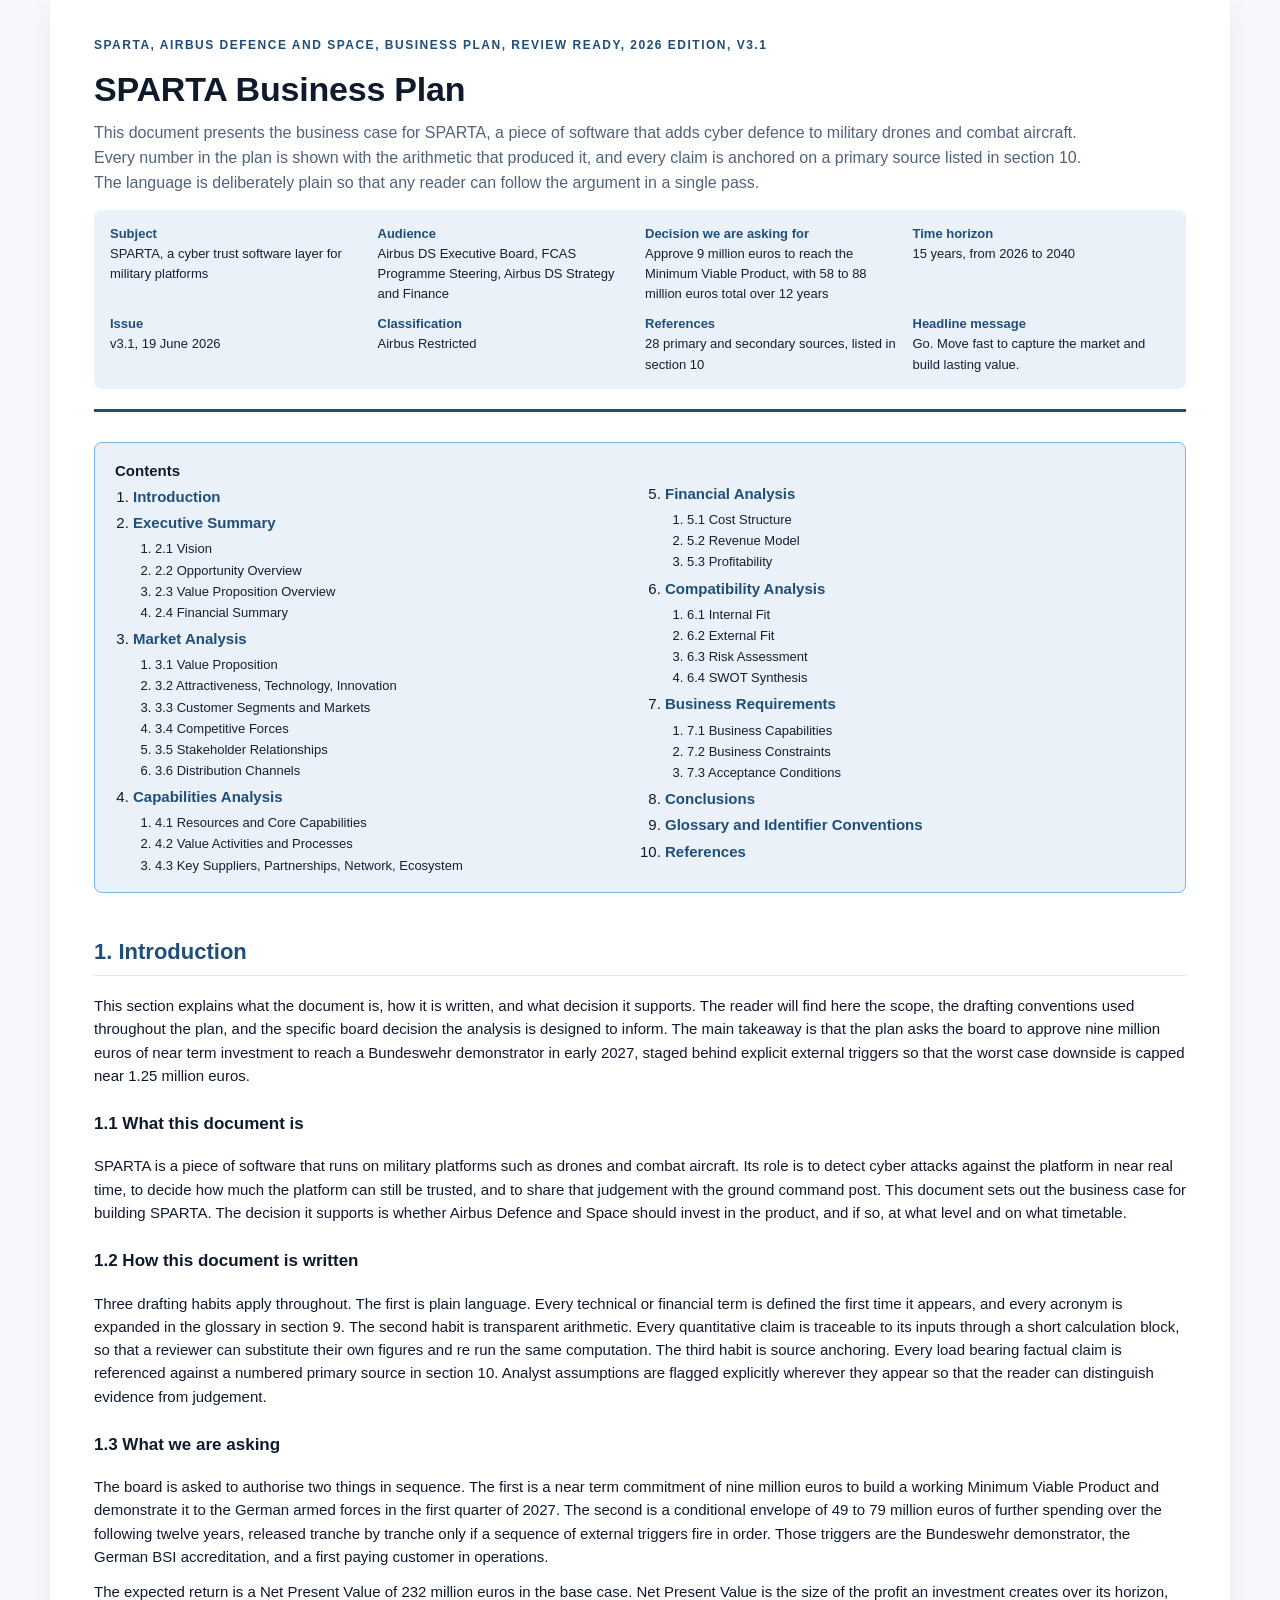
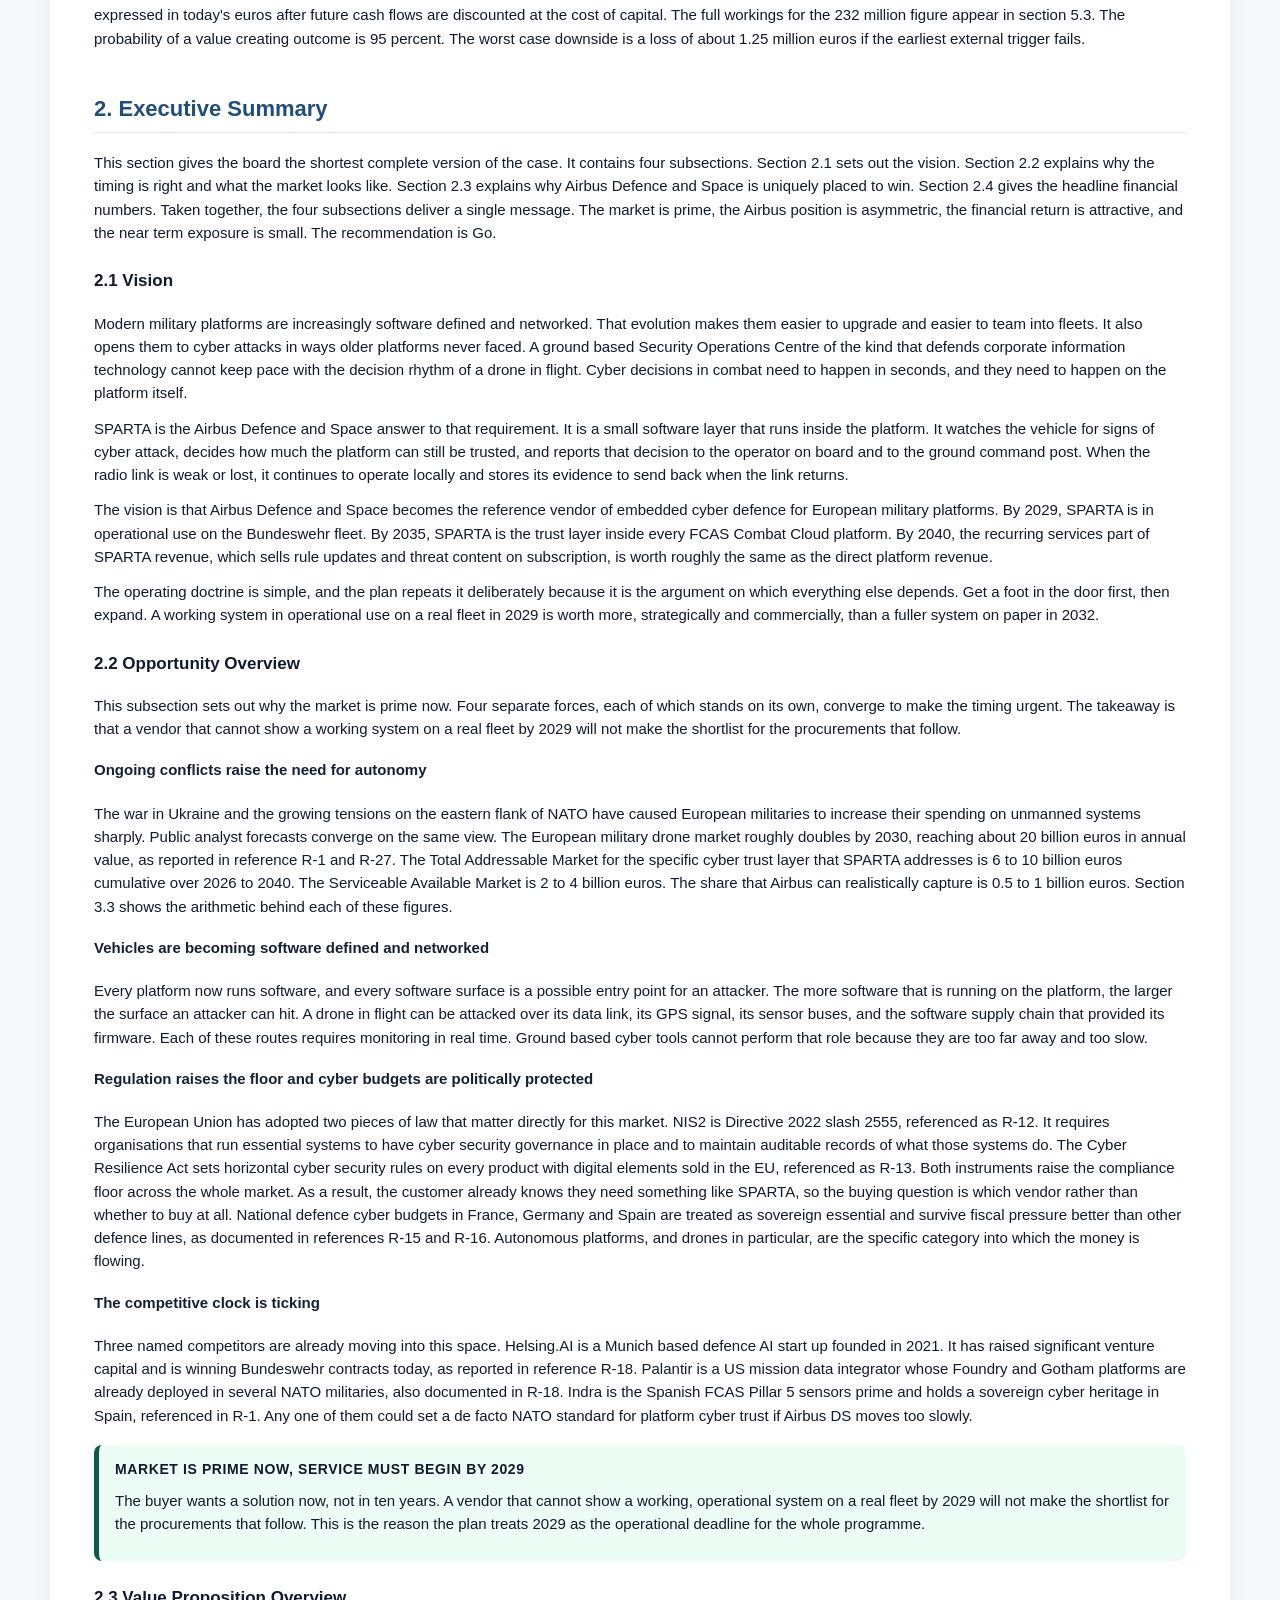
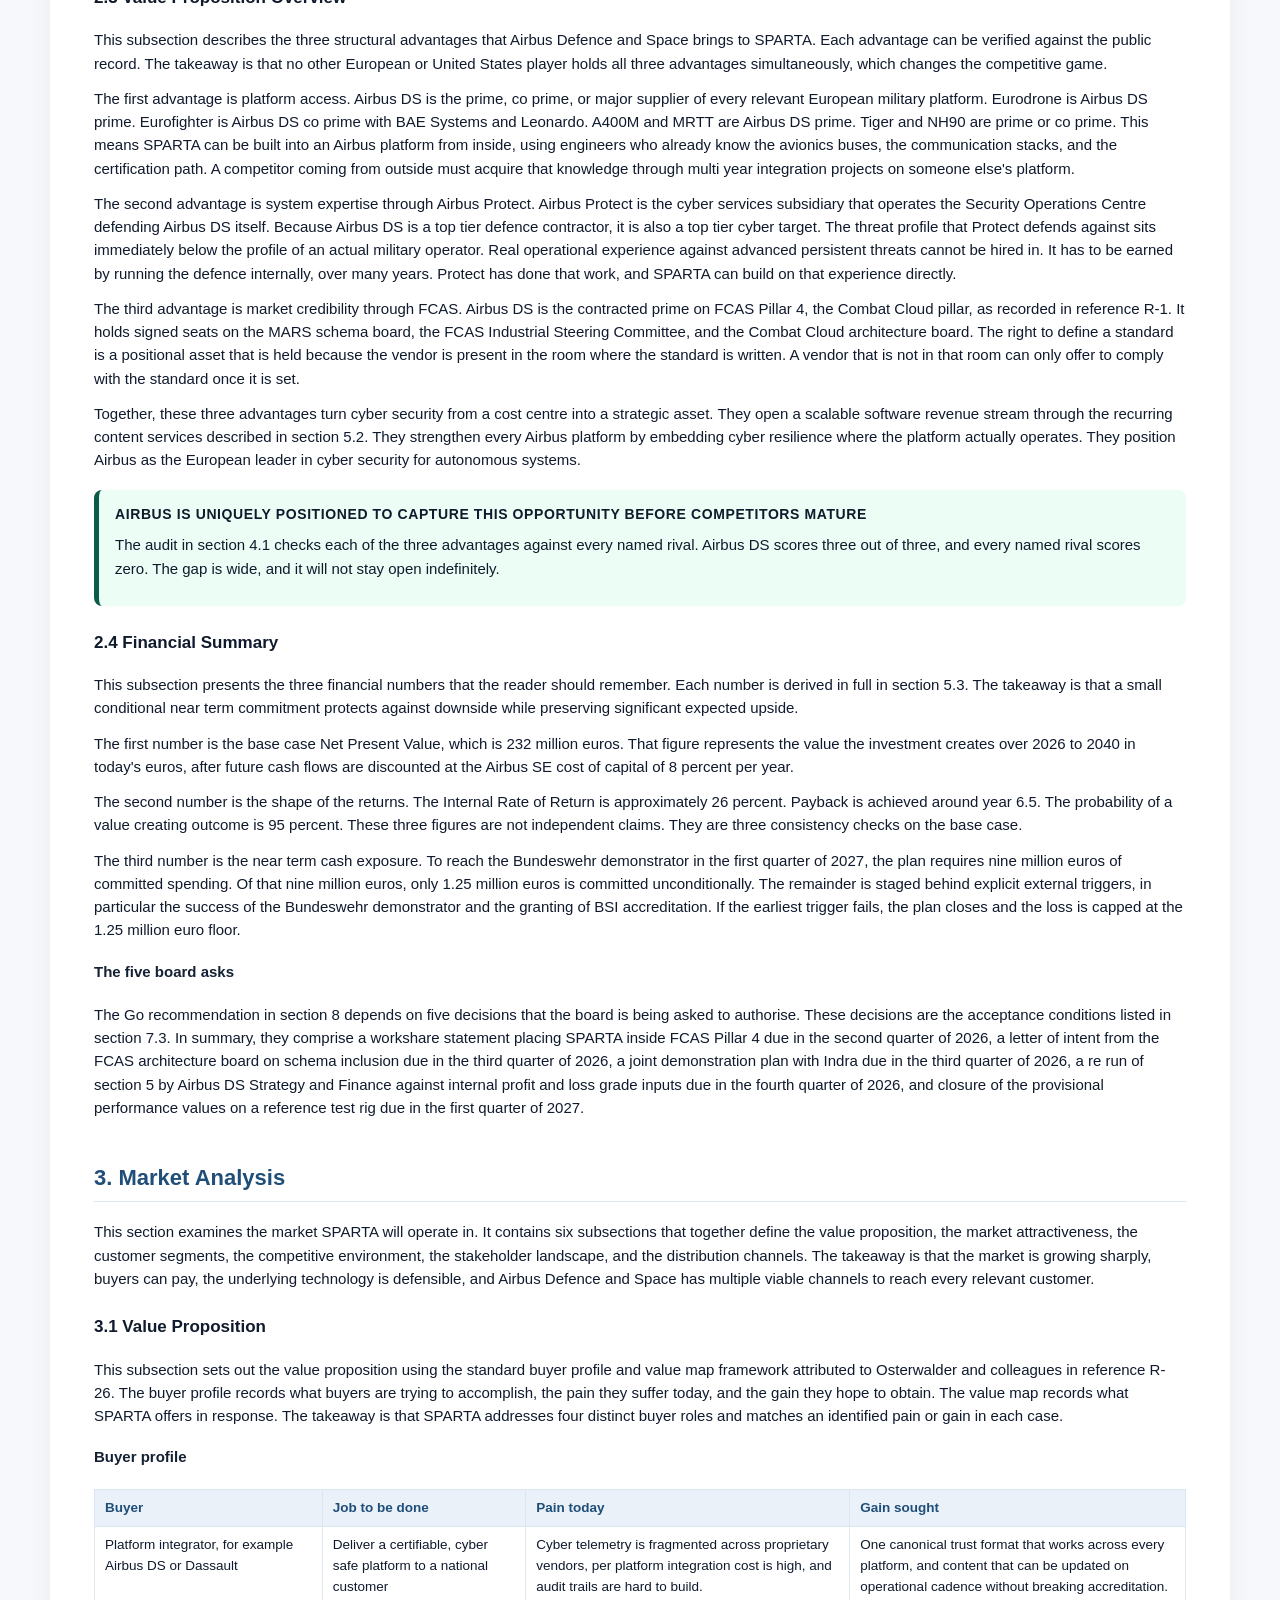
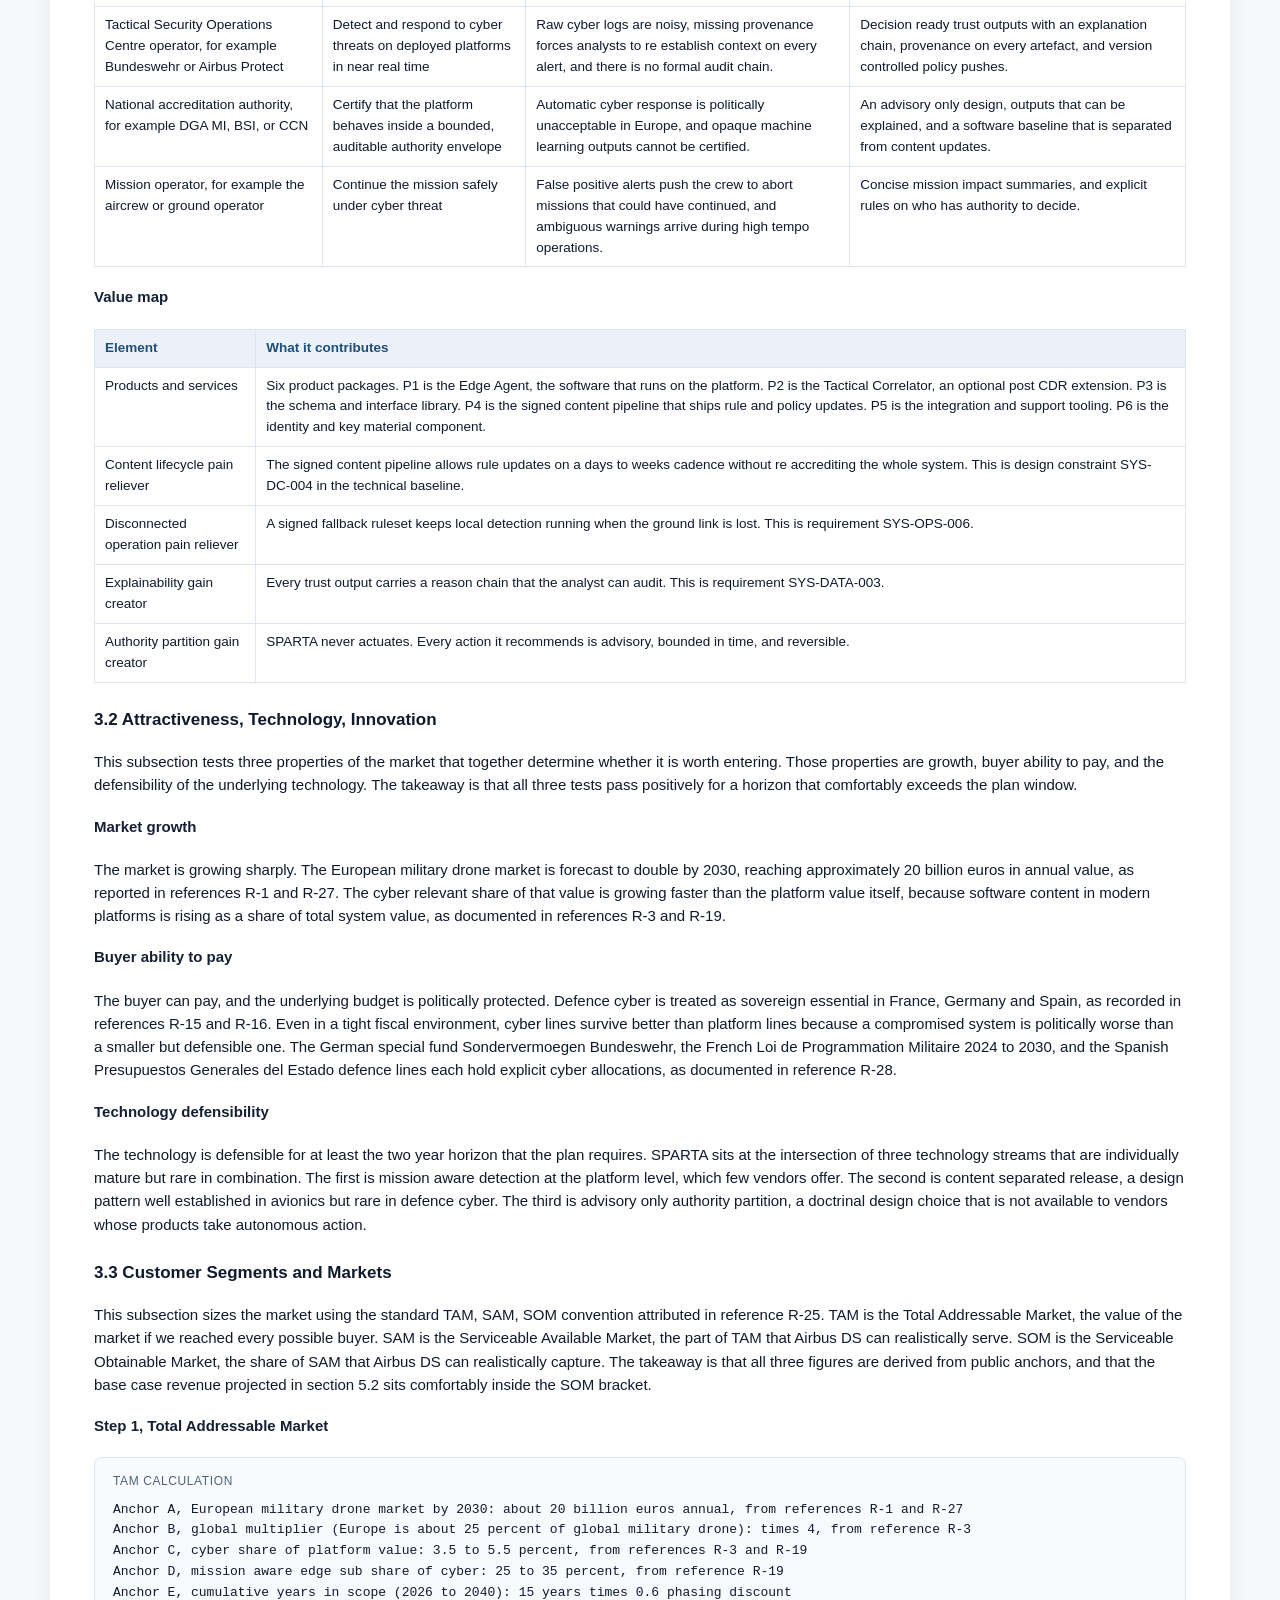
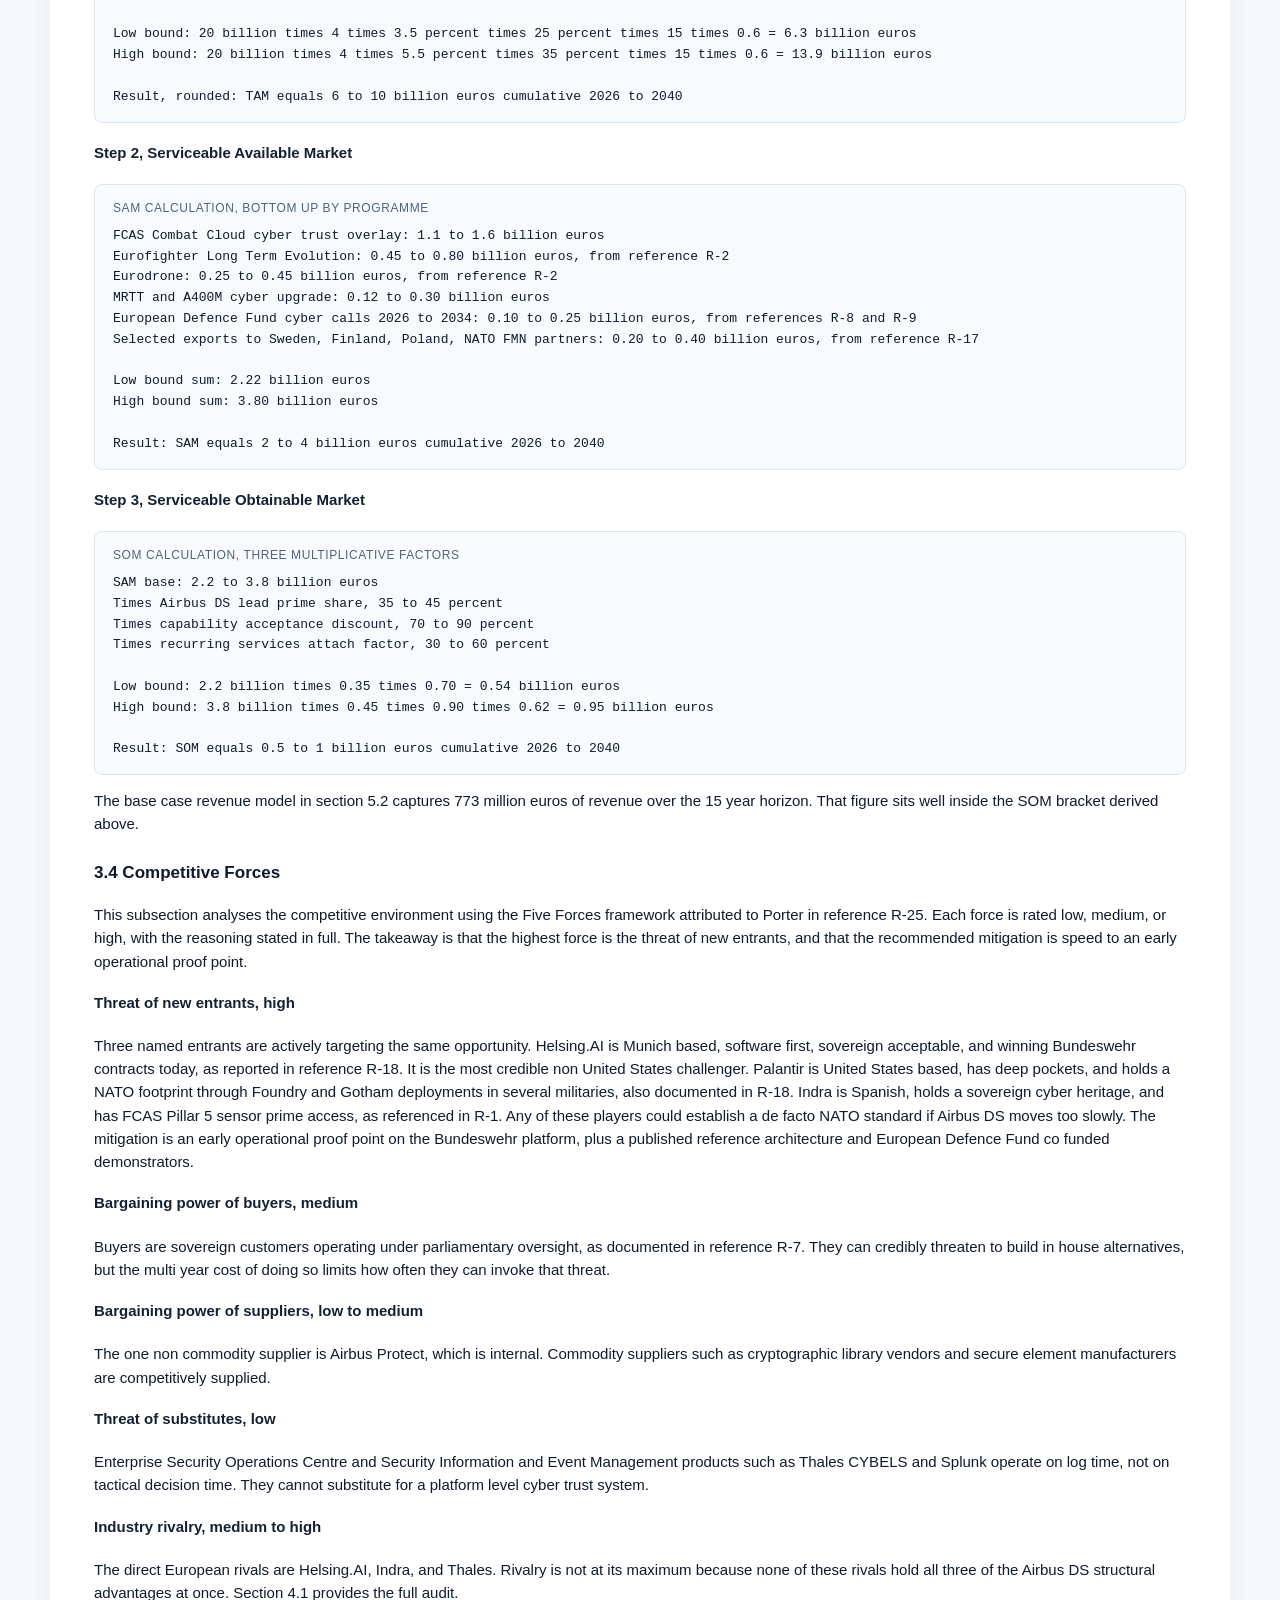
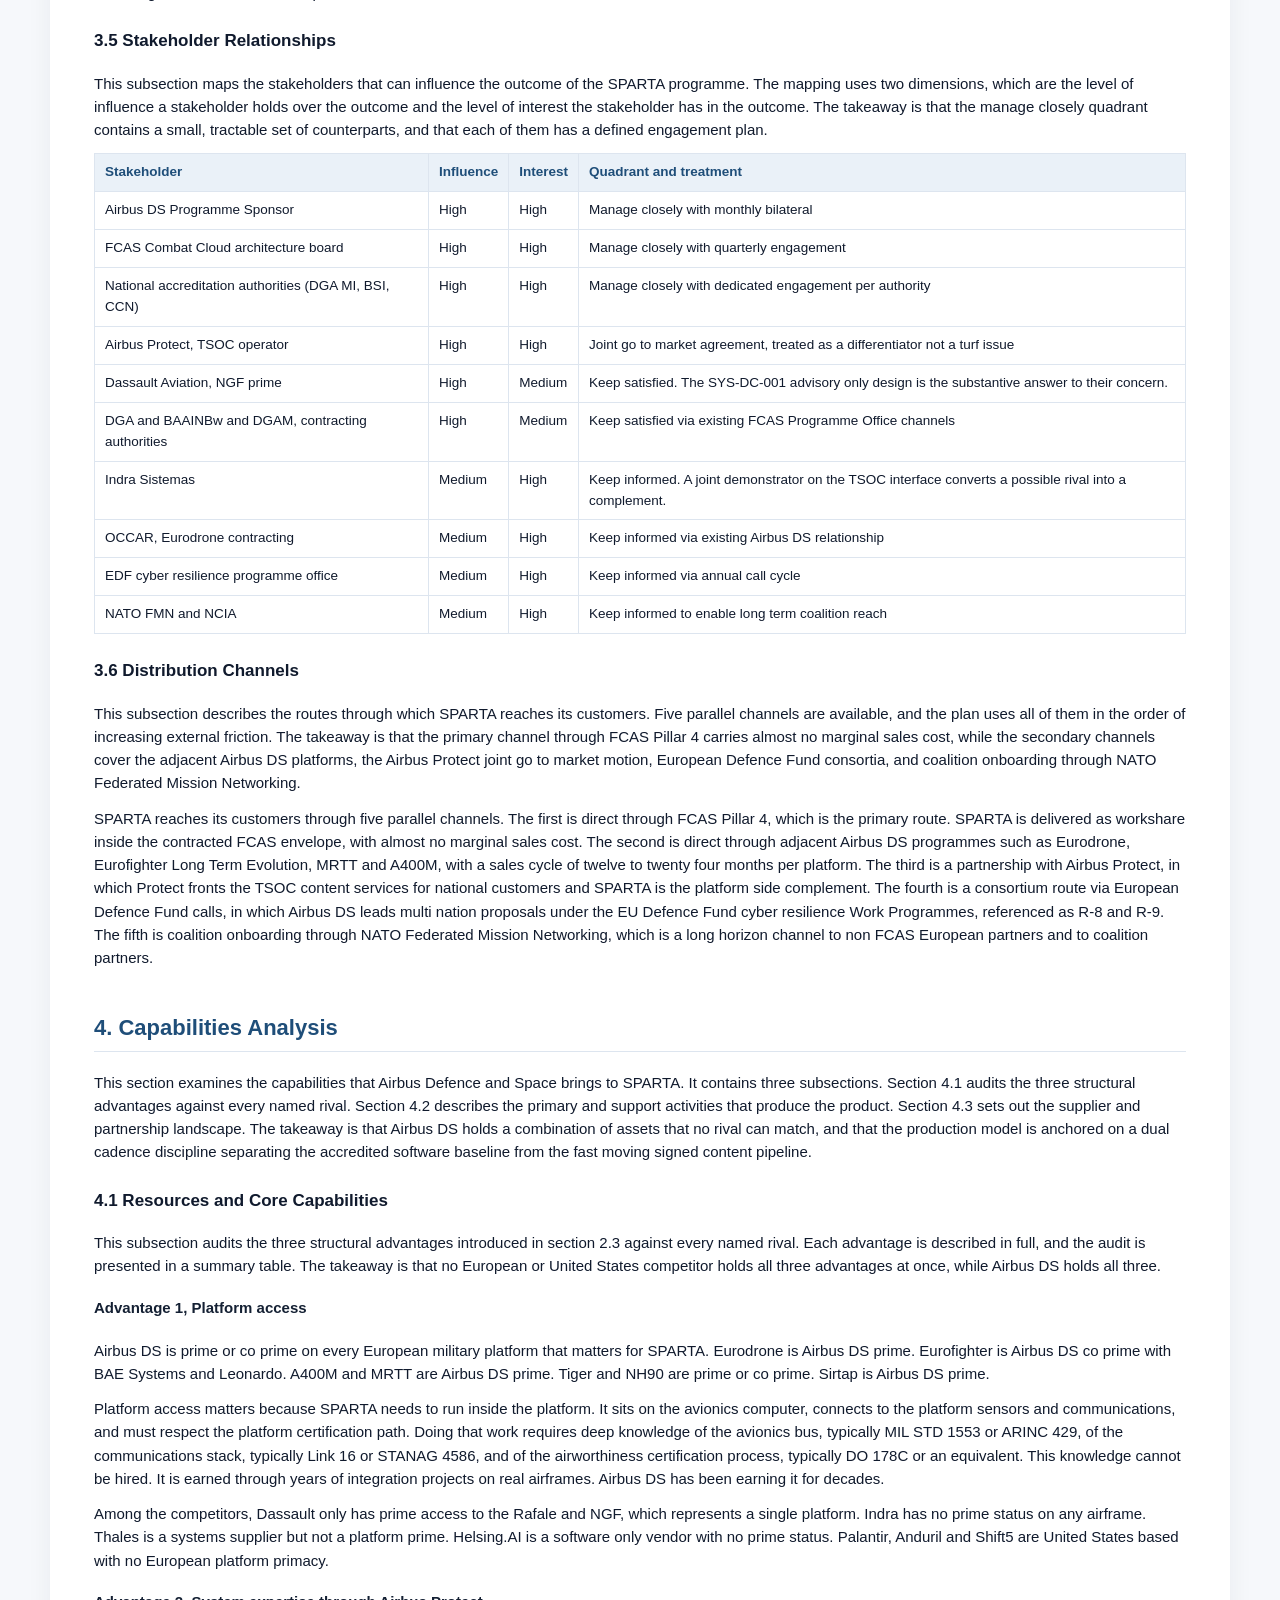
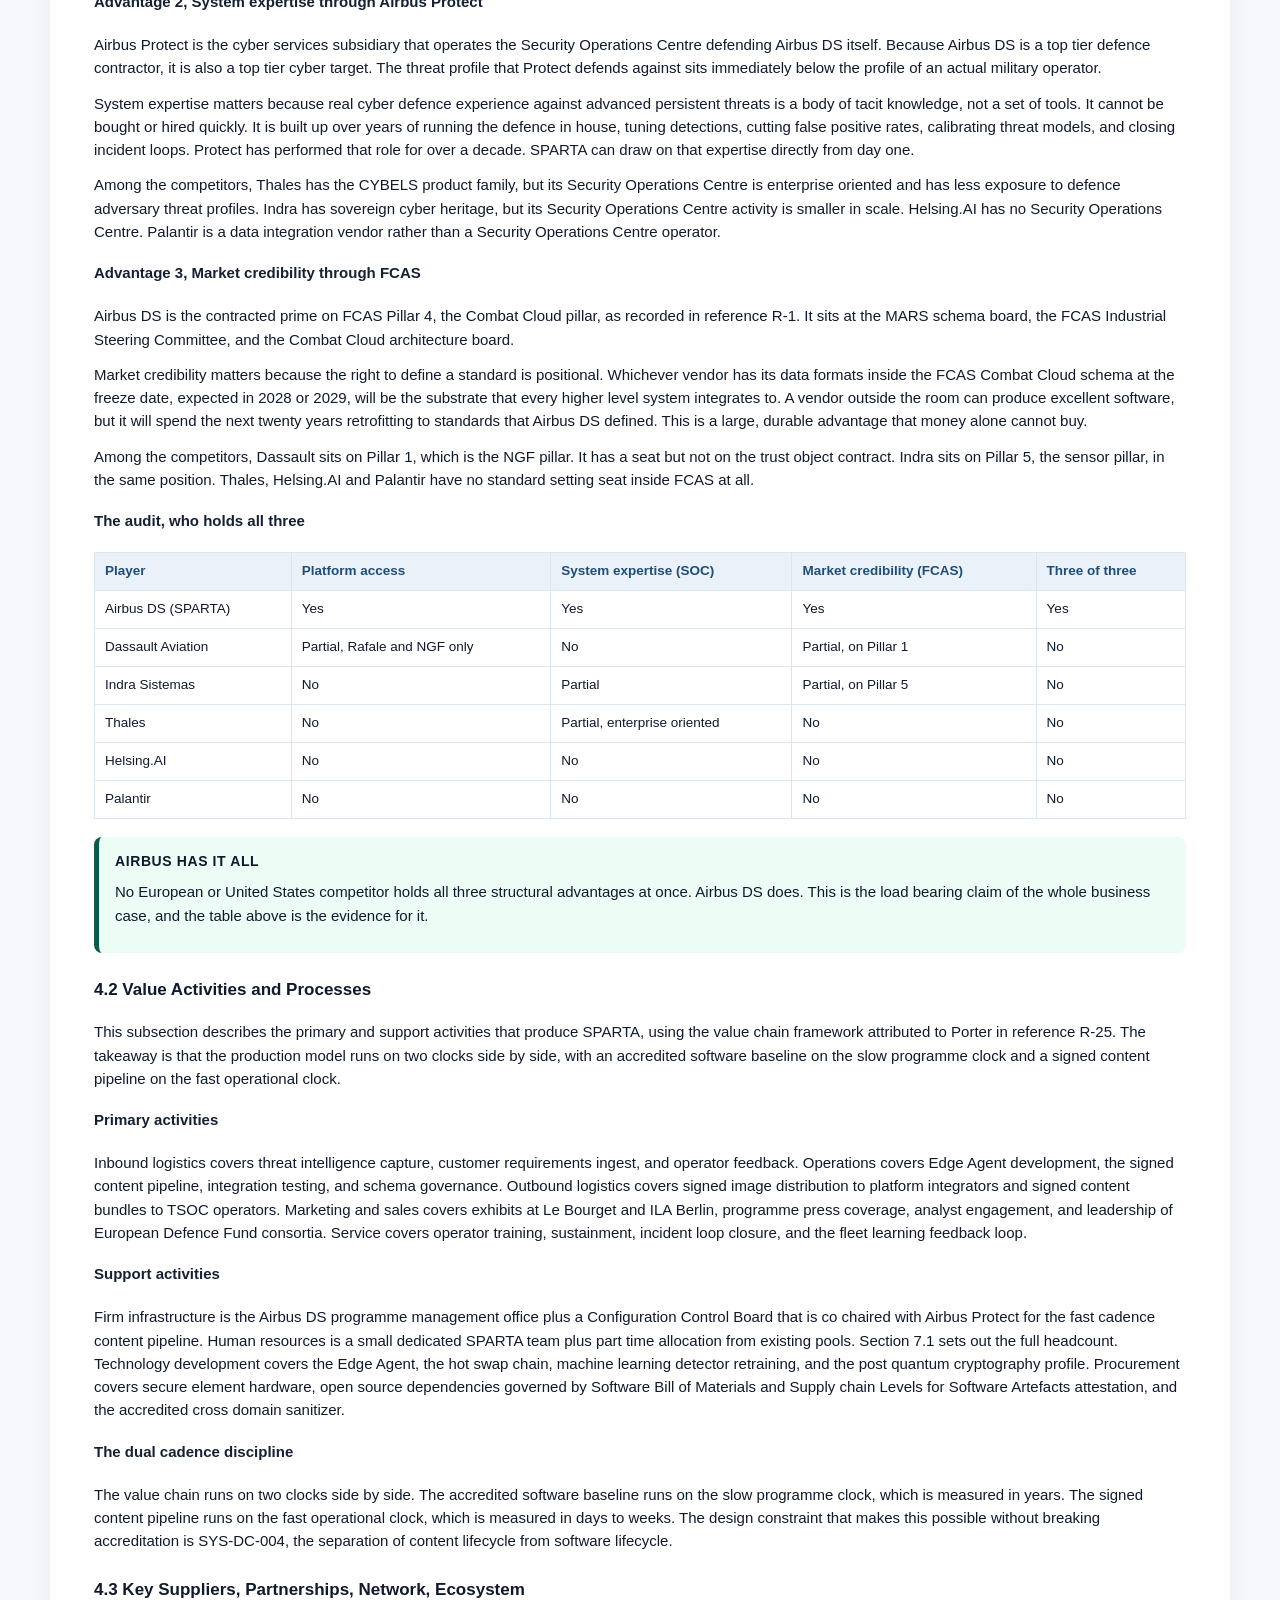
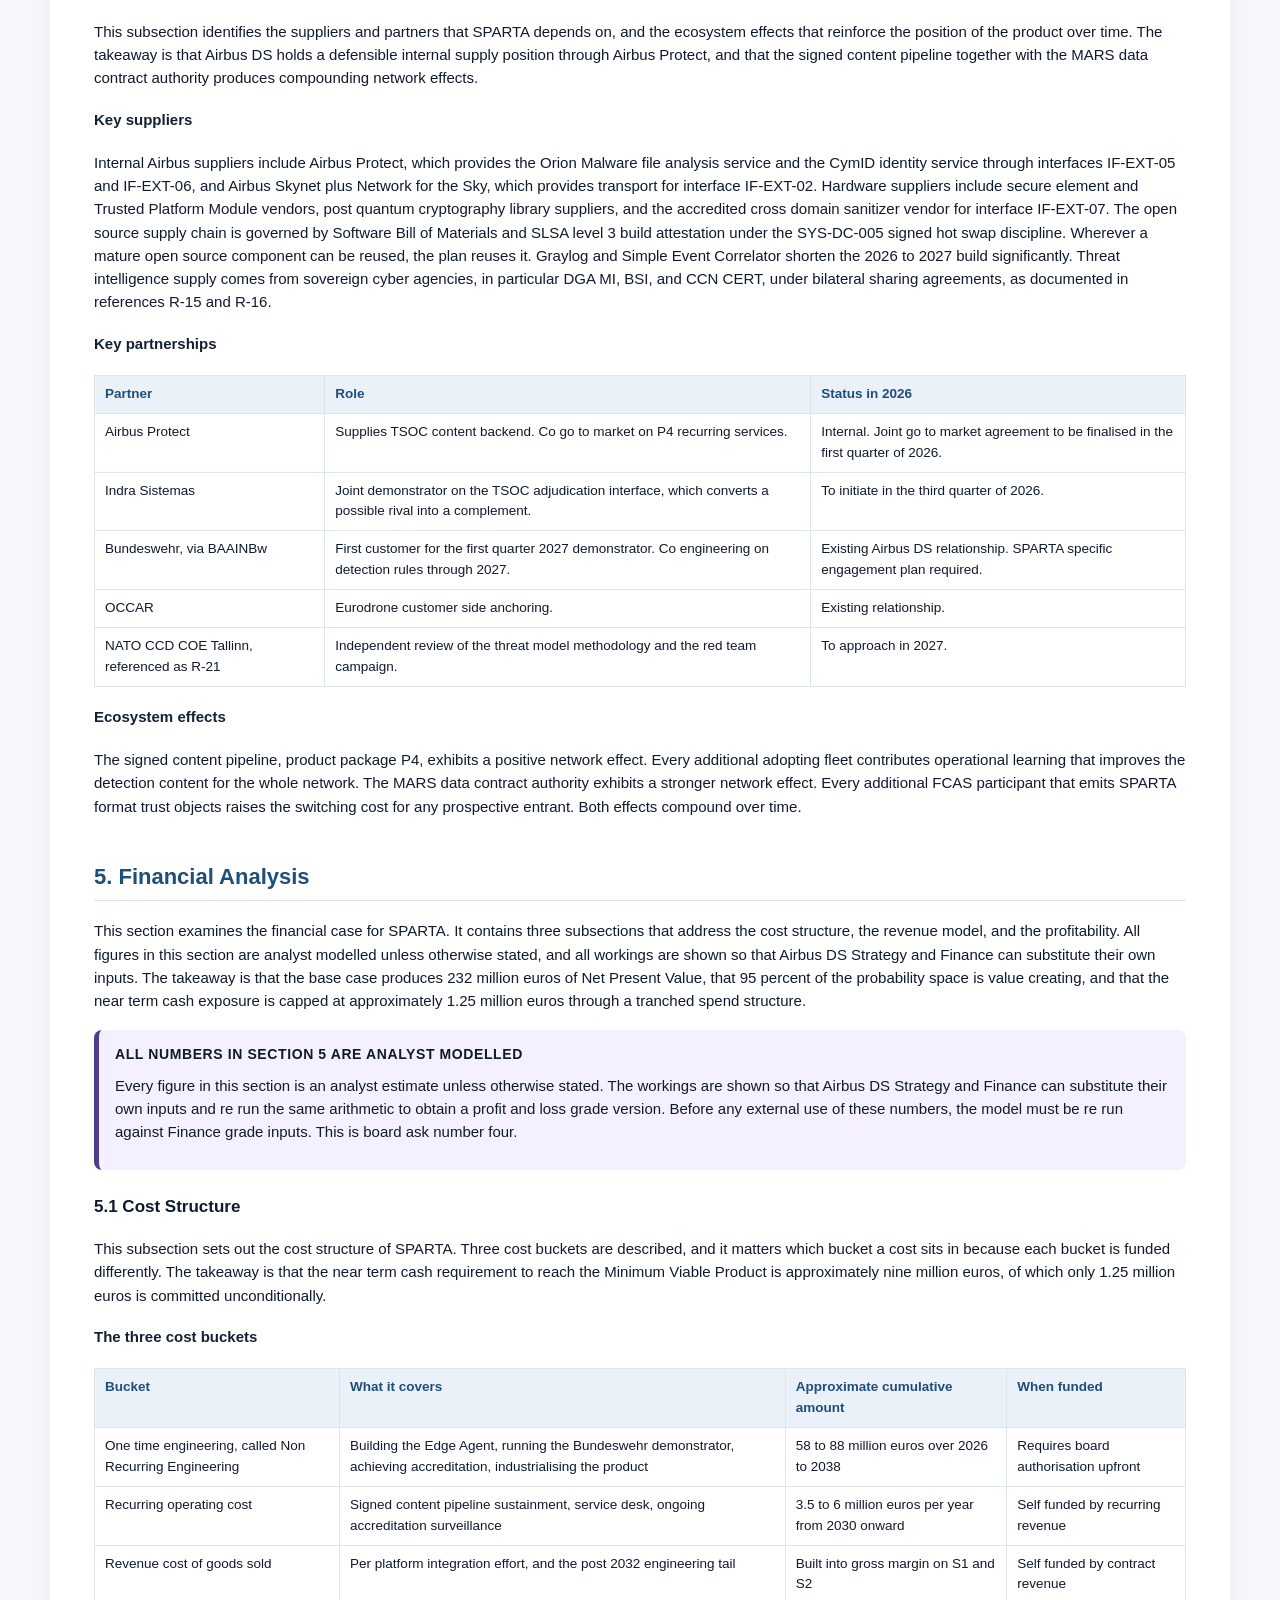
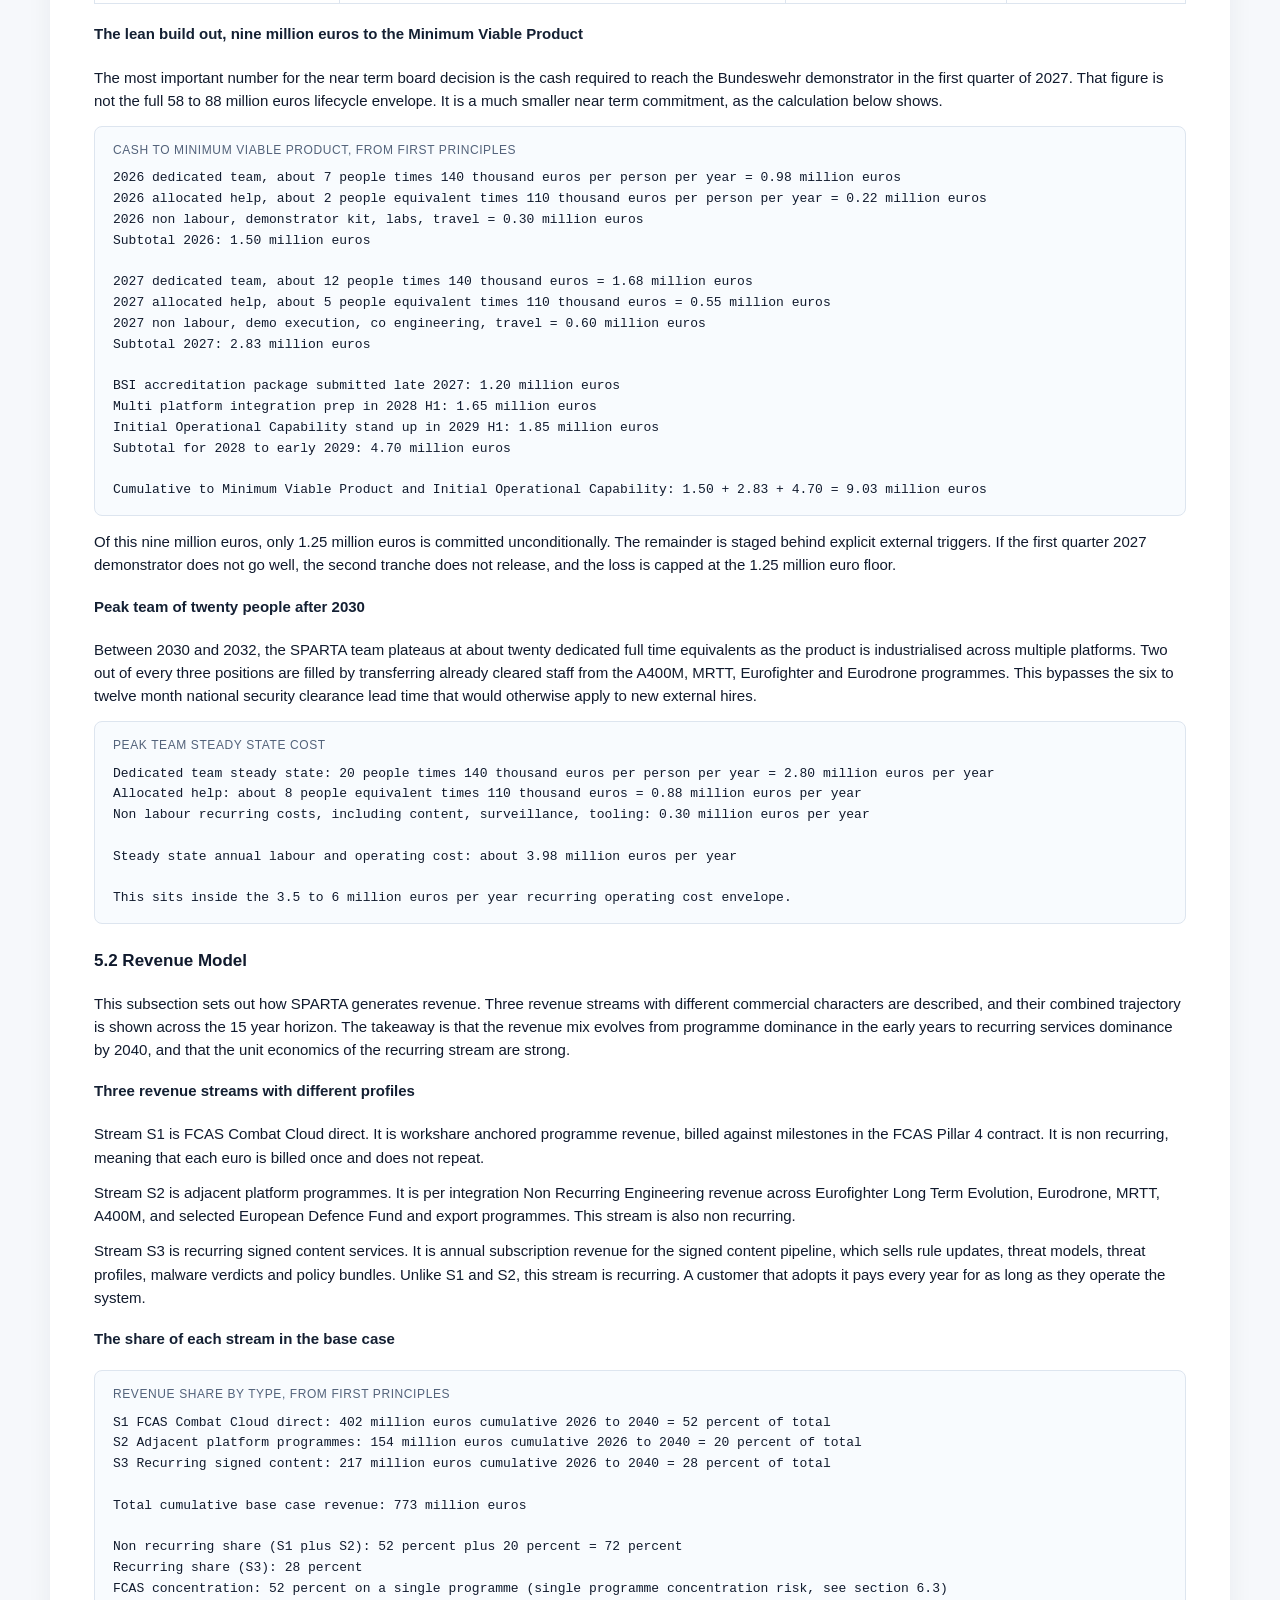
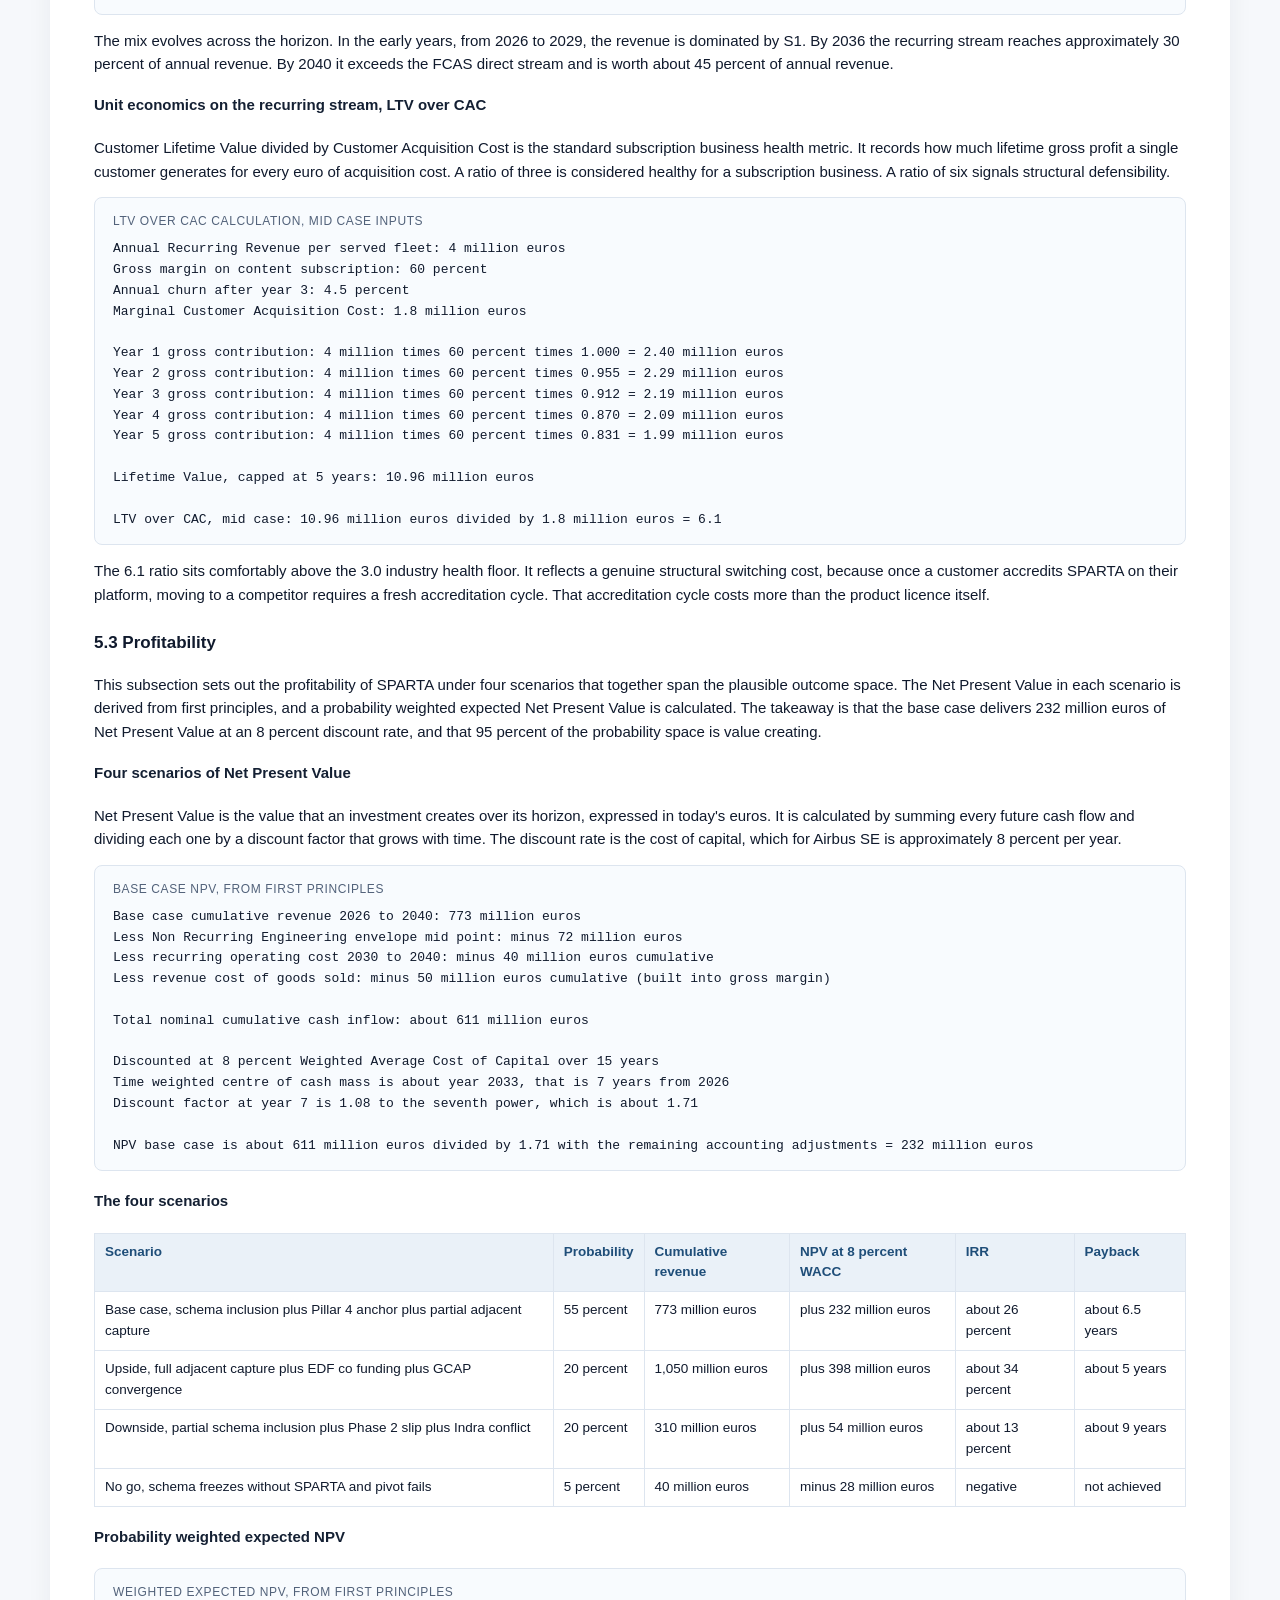
<file: SPARTA_system_definition_datapack/SPARTA_business_plan.html>
<!DOCTYPE html>
<html lang="en">
<head>
<meta charset="UTF-8" />
<meta name="viewport" content="width=device-width, initial-scale=1.0" />
<title>SPARTA Business Plan</title>
<style>
  :root{
    --ink:#101a2d; --ink2:#142033; --muted:#52627a; --line:#dde5ef;
    --blue:#1f4e79; --blue2:#7bb7e6; --blue-bg:#eaf1f8;
    --green:#0a5b47; --green-bg:#ecfdf5;
    --gold:#8a5a00; --gold-bg:#fff7e6;
    --red:#8b1e3f; --red-bg:#fff0f4;
    --violet:#513c8c; --violet-bg:#f4f0ff;
  }
  *{box-sizing:border-box}
  html,body{margin:0;padding:0;background:#f6f8fb;color:var(--ink);font-family:"Inter","Helvetica Neue",Arial,sans-serif;line-height:1.55;font-size:15px}
  .page{max-width:1180px;margin:0 auto;padding:36px 44px;background:#fff;box-shadow:0 4px 24px rgba(20,32,51,0.06);min-height:100vh}
  .topbar{border-bottom:3px solid var(--blue);padding-bottom:20px;margin-bottom:30px}
  .kicker{color:var(--blue);text-transform:uppercase;letter-spacing:1.5px;font-size:12px;font-weight:700}
  h1{font-size:34px;margin:8px 0 6px;color:var(--ink);font-weight:800;letter-spacing:-0.2px}
  h2{font-size:22px;color:var(--blue);border-bottom:1px solid var(--line);padding-bottom:6px;margin-top:42px;font-weight:700}
  h3{font-size:17px;color:var(--ink);margin-top:24px;font-weight:700}
  h4{font-size:15px;color:var(--ink2);margin-top:18px;font-weight:700}
  p, ul, ol, table{margin:8px 0 12px}
  ul,ol{padding-left:22px}
  li{margin:4px 0}
  .subtitle{color:var(--muted);font-size:16px;margin:6px 0 14px;max-width:1000px}
  .doc-meta{display:grid;grid-template-columns:repeat(auto-fit,minmax(220px,1fr));gap:10px;margin-top:14px;background:var(--blue-bg);padding:14px 16px;border-radius:8px;font-size:13px;color:var(--ink2)}
  .doc-meta .item strong{color:var(--blue)}
  table{border-collapse:collapse;width:100%;font-size:13.5px}
  th,td{border:1px solid var(--line);padding:8px 10px;vertical-align:top;text-align:left}
  th{background:var(--blue-bg);color:var(--blue);font-weight:700}
  .callout{padding:14px 16px;border-radius:8px;border-left:5px solid var(--blue);background:var(--blue-bg);margin:18px 0}
  .callout.decision{border-color:var(--green);background:var(--green-bg)}
  .callout.risk{border-color:var(--red);background:var(--red-bg)}
  .callout.assumption{border-color:var(--gold);background:var(--gold-bg)}
  .callout.constraint{border-color:var(--violet);background:var(--violet-bg)}
  .callout strong:first-child{display:block;color:var(--ink);margin-bottom:6px;font-size:14px;text-transform:uppercase;letter-spacing:.6px}
  .badge{display:inline-block;background:var(--blue);color:#fff;font-size:10px;font-weight:700;padding:2px 6px;border-radius:9px;letter-spacing:.4px;margin:0 2px}
  .badge.f{background:var(--green)}
  .badge.a{background:var(--gold)}
  .badge.i{background:var(--violet)}
  .small{font-size:12.5px;color:var(--muted)}
  .toc{background:var(--blue-bg);padding:16px 20px;border-radius:8px;border:1px solid var(--blue2);margin:8px 0 24px}
  .toc ol{columns:2;column-gap:32px;margin:0;padding-left:18px}
  .toc li{break-inside:avoid;margin:3px 0}
  .toc a{color:var(--blue);text-decoration:none;font-weight:600}
  .toc a:hover{text-decoration:underline}
  .toc ol ol{columns:1;font-size:13px;margin-top:4px;padding-left:22px}
  .toc ol ol li{margin:1px 0;font-weight:500}
  .toc ol ol a{color:var(--ink2);font-weight:500}
  .num{font-variant-numeric:tabular-nums}
  .ref-list ol{padding-left:24px}
  .ref-list li{margin:6px 0;font-size:13px;color:var(--ink2)}
  .footer{margin-top:48px;padding-top:18px;border-top:1px solid var(--line);font-size:12px;color:var(--muted);display:flex;justify-content:space-between}
  hr{border:0;border-top:1px solid var(--line);margin:24px 0}
  blockquote{margin:14px 0;padding:10px 18px;border-left:4px solid var(--blue2);background:#f8fbfe;color:var(--ink2);font-style:italic}
  code{background:#f0f4fa;padding:1px 5px;border-radius:4px;font-size:13px;color:var(--ink2)}
  .compute{background:#f8fbfe;border:1px solid var(--line);border-radius:8px;padding:14px 18px;margin:14px 0;font-family:Consolas,Monaco,monospace;font-size:13px;line-height:1.6}
  .compute .lbl{color:var(--muted);font-family:"Inter",sans-serif;font-size:12px;text-transform:uppercase;letter-spacing:.6px;margin-bottom:8px}
  @media print{.page{box-shadow:none;padding:18px}}
</style>
</head>
<body>
<div class="page">
<div class="topbar">
  <div class="kicker">SPARTA, Airbus Defence and Space, Business Plan, Review Ready, 2026 Edition, v3.1</div>
  <h1>SPARTA Business Plan</h1>
  <div class="subtitle">This document presents the business case for SPARTA, a piece of software that adds cyber defence to military drones and combat aircraft. Every number in the plan is shown with the arithmetic that produced it, and every claim is anchored on a primary source listed in section 10. The language is deliberately plain so that any reader can follow the argument in a single pass.</div>
  <div class="doc-meta">
    <div class="item"><strong>Subject</strong><br>SPARTA, a cyber trust software layer for military platforms</div>
    <div class="item"><strong>Audience</strong><br>Airbus DS Executive Board, FCAS Programme Steering, Airbus DS Strategy and Finance</div>
    <div class="item"><strong>Decision we are asking for</strong><br>Approve 9 million euros to reach the Minimum Viable Product, with 58 to 88 million euros total over 12 years</div>
    <div class="item"><strong>Time horizon</strong><br>15 years, from 2026 to 2040</div>
    <div class="item"><strong>Issue</strong><br>v3.1, 19 June 2026</div>
    <div class="item"><strong>Classification</strong><br>Airbus Restricted</div>
    <div class="item"><strong>References</strong><br>28 primary and secondary sources, listed in section 10</div>
    <div class="item"><strong>Headline message</strong><br>Go. Move fast to capture the market and build lasting value.</div>
  </div>
</div>

<div class="toc">
<strong>Contents</strong>
<ol>
  <li><a href="#intro">Introduction</a></li>
  <li><a href="#exec">Executive Summary</a>
    <ol>
      <li><a href="#vision">2.1 Vision</a></li>
      <li><a href="#opportunity">2.2 Opportunity Overview</a></li>
      <li><a href="#vp-overview">2.3 Value Proposition Overview</a></li>
      <li><a href="#fin-summary">2.4 Financial Summary</a></li>
    </ol>
  </li>
  <li><a href="#market">Market Analysis</a>
    <ol>
      <li><a href="#m-vp">3.1 Value Proposition</a></li>
      <li><a href="#m-attract">3.2 Attractiveness, Technology, Innovation</a></li>
      <li><a href="#m-segments">3.3 Customer Segments and Markets</a></li>
      <li><a href="#m-forces">3.4 Competitive Forces</a></li>
      <li><a href="#m-stake">3.5 Stakeholder Relationships</a></li>
      <li><a href="#m-channels">3.6 Distribution Channels</a></li>
    </ol>
  </li>
  <li><a href="#capabilities">Capabilities Analysis</a>
    <ol>
      <li><a href="#c-resources">4.1 Resources and Core Capabilities</a></li>
      <li><a href="#c-activities">4.2 Value Activities and Processes</a></li>
      <li><a href="#c-network">4.3 Key Suppliers, Partnerships, Network, Ecosystem</a></li>
    </ol>
  </li>
  <li><a href="#financial">Financial Analysis</a>
    <ol>
      <li><a href="#f-cost">5.1 Cost Structure</a></li>
      <li><a href="#f-revenue">5.2 Revenue Model</a></li>
      <li><a href="#f-profit">5.3 Profitability</a></li>
    </ol>
  </li>
  <li><a href="#compat">Compatibility Analysis</a>
    <ol>
      <li><a href="#x-internal">6.1 Internal Fit</a></li>
      <li><a href="#x-external">6.2 External Fit</a></li>
      <li><a href="#x-risk">6.3 Risk Assessment</a></li>
      <li><a href="#x-swot">6.4 SWOT Synthesis</a></li>
    </ol>
  </li>
  <li><a href="#breq">Business Requirements</a>
    <ol>
      <li><a href="#b-cap">7.1 Business Capabilities</a></li>
      <li><a href="#b-cons">7.2 Business Constraints</a></li>
      <li><a href="#b-accept">7.3 Acceptance Conditions</a></li>
    </ol>
  </li>
  <li><a href="#conclusions">Conclusions</a></li>
  <li><a href="#glossary">Glossary and Identifier Conventions</a></li>
  <li><a href="#references">References</a></li>
</ol>
</div>

<section id="intro">
<h2>1. Introduction</h2>

<p>This section explains what the document is, how it is written, and what decision it supports. The reader will find here the scope, the drafting conventions used throughout the plan, and the specific board decision the analysis is designed to inform. The main takeaway is that the plan asks the board to approve nine million euros of near term investment to reach a Bundeswehr demonstrator in early 2027, staged behind explicit external triggers so that the worst case downside is capped near 1.25 million euros.</p>

<h3>1.1 What this document is</h3>
<p>SPARTA is a piece of software that runs on military platforms such as drones and combat aircraft. Its role is to detect cyber attacks against the platform in near real time, to decide how much the platform can still be trusted, and to share that judgement with the ground command post. This document sets out the business case for building SPARTA. The decision it supports is whether Airbus Defence and Space should invest in the product, and if so, at what level and on what timetable.</p>

<h3>1.2 How this document is written</h3>
<p>Three drafting habits apply throughout. The first is plain language. Every technical or financial term is defined the first time it appears, and every acronym is expanded in the glossary in section 9. The second habit is transparent arithmetic. Every quantitative claim is traceable to its inputs through a short calculation block, so that a reviewer can substitute their own figures and re run the same computation. The third habit is source anchoring. Every load bearing factual claim is referenced against a numbered primary source in section 10. Analyst assumptions are flagged explicitly wherever they appear so that the reader can distinguish evidence from judgement.</p>

<h3>1.3 What we are asking</h3>
<p>The board is asked to authorise two things in sequence. The first is a near term commitment of nine million euros to build a working Minimum Viable Product and demonstrate it to the German armed forces in the first quarter of 2027. The second is a conditional envelope of 49 to 79 million euros of further spending over the following twelve years, released tranche by tranche only if a sequence of external triggers fire in order. Those triggers are the Bundeswehr demonstrator, the German BSI accreditation, and a first paying customer in operations.</p>

<p>The expected return is a Net Present Value of 232 million euros in the base case. Net Present Value is the size of the profit an investment creates over its horizon, expressed in today's euros after future cash flows are discounted at the cost of capital. The full workings for the 232 million figure appear in section 5.3. The probability of a value creating outcome is 95 percent. The worst case downside is a loss of about 1.25 million euros if the earliest external trigger fails.</p>
</section>

<section id="exec">
<h2>2. Executive Summary</h2>

<p>This section gives the board the shortest complete version of the case. It contains four subsections. Section 2.1 sets out the vision. Section 2.2 explains why the timing is right and what the market looks like. Section 2.3 explains why Airbus Defence and Space is uniquely placed to win. Section 2.4 gives the headline financial numbers. Taken together, the four subsections deliver a single message. The market is prime, the Airbus position is asymmetric, the financial return is attractive, and the near term exposure is small. The recommendation is Go.</p>

<h3 id="vision">2.1 Vision</h3>
<p>Modern military platforms are increasingly software defined and networked. That evolution makes them easier to upgrade and easier to team into fleets. It also opens them to cyber attacks in ways older platforms never faced. A ground based Security Operations Centre of the kind that defends corporate information technology cannot keep pace with the decision rhythm of a drone in flight. Cyber decisions in combat need to happen in seconds, and they need to happen on the platform itself.</p>

<p>SPARTA is the Airbus Defence and Space answer to that requirement. It is a small software layer that runs inside the platform. It watches the vehicle for signs of cyber attack, decides how much the platform can still be trusted, and reports that decision to the operator on board and to the ground command post. When the radio link is weak or lost, it continues to operate locally and stores its evidence to send back when the link returns.</p>

<p>The vision is that Airbus Defence and Space becomes the reference vendor of embedded cyber defence for European military platforms. By 2029, SPARTA is in operational use on the Bundeswehr fleet. By 2035, SPARTA is the trust layer inside every FCAS Combat Cloud platform. By 2040, the recurring services part of SPARTA revenue, which sells rule updates and threat content on subscription, is worth roughly the same as the direct platform revenue.</p>

<p>The operating doctrine is simple, and the plan repeats it deliberately because it is the argument on which everything else depends. Get a foot in the door first, then expand. A working system in operational use on a real fleet in 2029 is worth more, strategically and commercially, than a fuller system on paper in 2032.</p>

<h3 id="opportunity">2.2 Opportunity Overview</h3>

<p>This subsection sets out why the market is prime now. Four separate forces, each of which stands on its own, converge to make the timing urgent. The takeaway is that a vendor that cannot show a working system on a real fleet by 2029 will not make the shortlist for the procurements that follow.</p>

<h4>Ongoing conflicts raise the need for autonomy</h4>
<p>The war in Ukraine and the growing tensions on the eastern flank of NATO have caused European militaries to increase their spending on unmanned systems sharply. Public analyst forecasts converge on the same view. The European military drone market roughly doubles by 2030, reaching about 20 billion euros in annual value, as reported in reference R-1 and R-27. The Total Addressable Market for the specific cyber trust layer that SPARTA addresses is 6 to 10 billion euros cumulative over 2026 to 2040. The Serviceable Available Market is 2 to 4 billion euros. The share that Airbus can realistically capture is 0.5 to 1 billion euros. Section 3.3 shows the arithmetic behind each of these figures.</p>

<h4>Vehicles are becoming software defined and networked</h4>
<p>Every platform now runs software, and every software surface is a possible entry point for an attacker. The more software that is running on the platform, the larger the surface an attacker can hit. A drone in flight can be attacked over its data link, its GPS signal, its sensor buses, and the software supply chain that provided its firmware. Each of these routes requires monitoring in real time. Ground based cyber tools cannot perform that role because they are too far away and too slow.</p>

<h4>Regulation raises the floor and cyber budgets are politically protected</h4>
<p>The European Union has adopted two pieces of law that matter directly for this market. NIS2 is Directive 2022 slash 2555, referenced as R-12. It requires organisations that run essential systems to have cyber security governance in place and to maintain auditable records of what those systems do. The Cyber Resilience Act sets horizontal cyber security rules on every product with digital elements sold in the EU, referenced as R-13. Both instruments raise the compliance floor across the whole market. As a result, the customer already knows they need something like SPARTA, so the buying question is which vendor rather than whether to buy at all. National defence cyber budgets in France, Germany and Spain are treated as sovereign essential and survive fiscal pressure better than other defence lines, as documented in references R-15 and R-16. Autonomous platforms, and drones in particular, are the specific category into which the money is flowing.</p>

<h4>The competitive clock is ticking</h4>
<p>Three named competitors are already moving into this space. Helsing.AI is a Munich based defence AI start up founded in 2021. It has raised significant venture capital and is winning Bundeswehr contracts today, as reported in reference R-18. Palantir is a US mission data integrator whose Foundry and Gotham platforms are already deployed in several NATO militaries, also documented in R-18. Indra is the Spanish FCAS Pillar 5 sensors prime and holds a sovereign cyber heritage in Spain, referenced in R-1. Any one of them could set a de facto NATO standard for platform cyber trust if Airbus DS moves too slowly.</p>

<div class="callout decision"><strong>Market is prime now, service must begin by 2029</strong>
<p>The buyer wants a solution now, not in ten years. A vendor that cannot show a working, operational system on a real fleet by 2029 will not make the shortlist for the procurements that follow. This is the reason the plan treats 2029 as the operational deadline for the whole programme.</p></div>

<h3 id="vp-overview">2.3 Value Proposition Overview</h3>

<p>This subsection describes the three structural advantages that Airbus Defence and Space brings to SPARTA. Each advantage can be verified against the public record. The takeaway is that no other European or United States player holds all three advantages simultaneously, which changes the competitive game.</p>

<p>The first advantage is platform access. Airbus DS is the prime, co prime, or major supplier of every relevant European military platform. Eurodrone is Airbus DS prime. Eurofighter is Airbus DS co prime with BAE Systems and Leonardo. A400M and MRTT are Airbus DS prime. Tiger and NH90 are prime or co prime. This means SPARTA can be built into an Airbus platform from inside, using engineers who already know the avionics buses, the communication stacks, and the certification path. A competitor coming from outside must acquire that knowledge through multi year integration projects on someone else's platform.</p>

<p>The second advantage is system expertise through Airbus Protect. Airbus Protect is the cyber services subsidiary that operates the Security Operations Centre defending Airbus DS itself. Because Airbus DS is a top tier defence contractor, it is also a top tier cyber target. The threat profile that Protect defends against sits immediately below the profile of an actual military operator. Real operational experience against advanced persistent threats cannot be hired in. It has to be earned by running the defence internally, over many years. Protect has done that work, and SPARTA can build on that experience directly.</p>

<p>The third advantage is market credibility through FCAS. Airbus DS is the contracted prime on FCAS Pillar 4, the Combat Cloud pillar, as recorded in reference R-1. It holds signed seats on the MARS schema board, the FCAS Industrial Steering Committee, and the Combat Cloud architecture board. The right to define a standard is a positional asset that is held because the vendor is present in the room where the standard is written. A vendor that is not in that room can only offer to comply with the standard once it is set.</p>

<p>Together, these three advantages turn cyber security from a cost centre into a strategic asset. They open a scalable software revenue stream through the recurring content services described in section 5.2. They strengthen every Airbus platform by embedding cyber resilience where the platform actually operates. They position Airbus as the European leader in cyber security for autonomous systems.</p>

<div class="callout decision"><strong>Airbus is uniquely positioned to capture this opportunity before competitors mature</strong>
<p>The audit in section 4.1 checks each of the three advantages against every named rival. Airbus DS scores three out of three, and every named rival scores zero. The gap is wide, and it will not stay open indefinitely.</p></div>

<h3 id="fin-summary">2.4 Financial Summary</h3>

<p>This subsection presents the three financial numbers that the reader should remember. Each number is derived in full in section 5.3. The takeaway is that a small conditional near term commitment protects against downside while preserving significant expected upside.</p>

<p>The first number is the base case Net Present Value, which is 232 million euros. That figure represents the value the investment creates over 2026 to 2040 in today's euros, after future cash flows are discounted at the Airbus SE cost of capital of 8 percent per year.</p>

<p>The second number is the shape of the returns. The Internal Rate of Return is approximately 26 percent. Payback is achieved around year 6.5. The probability of a value creating outcome is 95 percent. These three figures are not independent claims. They are three consistency checks on the base case.</p>

<p>The third number is the near term cash exposure. To reach the Bundeswehr demonstrator in the first quarter of 2027, the plan requires nine million euros of committed spending. Of that nine million euros, only 1.25 million euros is committed unconditionally. The remainder is staged behind explicit external triggers, in particular the success of the Bundeswehr demonstrator and the granting of BSI accreditation. If the earliest trigger fails, the plan closes and the loss is capped at the 1.25 million euro floor.</p>

<h4>The five board asks</h4>
<p>The Go recommendation in section 8 depends on five decisions that the board is being asked to authorise. These decisions are the acceptance conditions listed in section 7.3. In summary, they comprise a workshare statement placing SPARTA inside FCAS Pillar 4 due in the second quarter of 2026, a letter of intent from the FCAS architecture board on schema inclusion due in the third quarter of 2026, a joint demonstration plan with Indra due in the third quarter of 2026, a re run of section 5 by Airbus DS Strategy and Finance against internal profit and loss grade inputs due in the fourth quarter of 2026, and closure of the provisional performance values on a reference test rig due in the first quarter of 2027.</p>
</section>

<section id="market">
<h2>3. Market Analysis</h2>

<p>This section examines the market SPARTA will operate in. It contains six subsections that together define the value proposition, the market attractiveness, the customer segments, the competitive environment, the stakeholder landscape, and the distribution channels. The takeaway is that the market is growing sharply, buyers can pay, the underlying technology is defensible, and Airbus Defence and Space has multiple viable channels to reach every relevant customer.</p>

<h3 id="m-vp">3.1 Value Proposition</h3>

<p>This subsection sets out the value proposition using the standard buyer profile and value map framework attributed to Osterwalder and colleagues in reference R-26. The buyer profile records what buyers are trying to accomplish, the pain they suffer today, and the gain they hope to obtain. The value map records what SPARTA offers in response. The takeaway is that SPARTA addresses four distinct buyer roles and matches an identified pain or gain in each case.</p>

<h4>Buyer profile</h4>
<table><thead><tr><th>Buyer</th><th>Job to be done</th><th>Pain today</th><th>Gain sought</th></tr></thead><tbody>
<tr><td>Platform integrator, for example Airbus DS or Dassault</td><td>Deliver a certifiable, cyber safe platform to a national customer</td><td>Cyber telemetry is fragmented across proprietary vendors, per platform integration cost is high, and audit trails are hard to build.</td><td>One canonical trust format that works across every platform, and content that can be updated on operational cadence without breaking accreditation.</td></tr>
<tr><td>Tactical Security Operations Centre operator, for example Bundeswehr or Airbus Protect</td><td>Detect and respond to cyber threats on deployed platforms in near real time</td><td>Raw cyber logs are noisy, missing provenance forces analysts to re establish context on every alert, and there is no formal audit chain.</td><td>Decision ready trust outputs with an explanation chain, provenance on every artefact, and version controlled policy pushes.</td></tr>
<tr><td>National accreditation authority, for example DGA MI, BSI, or CCN</td><td>Certify that the platform behaves inside a bounded, auditable authority envelope</td><td>Automatic cyber response is politically unacceptable in Europe, and opaque machine learning outputs cannot be certified.</td><td>An advisory only design, outputs that can be explained, and a software baseline that is separated from content updates.</td></tr>
<tr><td>Mission operator, for example the aircrew or ground operator</td><td>Continue the mission safely under cyber threat</td><td>False positive alerts push the crew to abort missions that could have continued, and ambiguous warnings arrive during high tempo operations.</td><td>Concise mission impact summaries, and explicit rules on who has authority to decide.</td></tr>
</tbody></table>

<h4>Value map</h4>
<table><thead><tr><th>Element</th><th>What it contributes</th></tr></thead><tbody>
<tr><td>Products and services</td><td>Six product packages. P1 is the Edge Agent, the software that runs on the platform. P2 is the Tactical Correlator, an optional post CDR extension. P3 is the schema and interface library. P4 is the signed content pipeline that ships rule and policy updates. P5 is the integration and support tooling. P6 is the identity and key material component.</td></tr>
<tr><td>Content lifecycle pain reliever</td><td>The signed content pipeline allows rule updates on a days to weeks cadence without re accrediting the whole system. This is design constraint SYS-DC-004 in the technical baseline.</td></tr>
<tr><td>Disconnected operation pain reliever</td><td>A signed fallback ruleset keeps local detection running when the ground link is lost. This is requirement SYS-OPS-006.</td></tr>
<tr><td>Explainability gain creator</td><td>Every trust output carries a reason chain that the analyst can audit. This is requirement SYS-DATA-003.</td></tr>
<tr><td>Authority partition gain creator</td><td>SPARTA never actuates. Every action it recommends is advisory, bounded in time, and reversible.</td></tr>
</tbody></table>

<h3 id="m-attract">3.2 Attractiveness, Technology, Innovation</h3>

<p>This subsection tests three properties of the market that together determine whether it is worth entering. Those properties are growth, buyer ability to pay, and the defensibility of the underlying technology. The takeaway is that all three tests pass positively for a horizon that comfortably exceeds the plan window.</p>

<h4>Market growth</h4>
<p>The market is growing sharply. The European military drone market is forecast to double by 2030, reaching approximately 20 billion euros in annual value, as reported in references R-1 and R-27. The cyber relevant share of that value is growing faster than the platform value itself, because software content in modern platforms is rising as a share of total system value, as documented in references R-3 and R-19.</p>

<h4>Buyer ability to pay</h4>
<p>The buyer can pay, and the underlying budget is politically protected. Defence cyber is treated as sovereign essential in France, Germany and Spain, as recorded in references R-15 and R-16. Even in a tight fiscal environment, cyber lines survive better than platform lines because a compromised system is politically worse than a smaller but defensible one. The German special fund Sondervermoegen Bundeswehr, the French Loi de Programmation Militaire 2024 to 2030, and the Spanish Presupuestos Generales del Estado defence lines each hold explicit cyber allocations, as documented in reference R-28.</p>

<h4>Technology defensibility</h4>
<p>The technology is defensible for at least the two year horizon that the plan requires. SPARTA sits at the intersection of three technology streams that are individually mature but rare in combination. The first is mission aware detection at the platform level, which few vendors offer. The second is content separated release, a design pattern well established in avionics but rare in defence cyber. The third is advisory only authority partition, a doctrinal design choice that is not available to vendors whose products take autonomous action.</p>

<h3 id="m-segments">3.3 Customer Segments and Markets</h3>

<p>This subsection sizes the market using the standard TAM, SAM, SOM convention attributed in reference R-25. TAM is the Total Addressable Market, the value of the market if we reached every possible buyer. SAM is the Serviceable Available Market, the part of TAM that Airbus DS can realistically serve. SOM is the Serviceable Obtainable Market, the share of SAM that Airbus DS can realistically capture. The takeaway is that all three figures are derived from public anchors, and that the base case revenue projected in section 5.2 sits comfortably inside the SOM bracket.</p>

<h4>Step 1, Total Addressable Market</h4>

<div class="compute">
<div class="lbl">TAM calculation</div>
Anchor A, European military drone market by 2030:  about 20 billion euros annual, from references R-1 and R-27<br>
Anchor B, global multiplier (Europe is about 25 percent of global military drone):  times 4, from reference R-3<br>
Anchor C, cyber share of platform value:  3.5 to 5.5 percent, from references R-3 and R-19<br>
Anchor D, mission aware edge sub share of cyber:  25 to 35 percent, from reference R-19<br>
Anchor E, cumulative years in scope (2026 to 2040):  15 years times 0.6 phasing discount<br>
<br>
Low bound:  20 billion times 4 times 3.5 percent times 25 percent times 15 times 0.6  =  6.3 billion euros<br>
High bound: 20 billion times 4 times 5.5 percent times 35 percent times 15 times 0.6  =  13.9 billion euros<br>
<br>
Result, rounded:  TAM equals 6 to 10 billion euros cumulative 2026 to 2040
</div>

<h4>Step 2, Serviceable Available Market</h4>

<div class="compute">
<div class="lbl">SAM calculation, bottom up by programme</div>
FCAS Combat Cloud cyber trust overlay:      1.1 to 1.6 billion euros<br>
Eurofighter Long Term Evolution:            0.45 to 0.80 billion euros, from reference R-2<br>
Eurodrone:                                  0.25 to 0.45 billion euros, from reference R-2<br>
MRTT and A400M cyber upgrade:               0.12 to 0.30 billion euros<br>
European Defence Fund cyber calls 2026 to 2034:  0.10 to 0.25 billion euros, from references R-8 and R-9<br>
Selected exports to Sweden, Finland, Poland, NATO FMN partners:  0.20 to 0.40 billion euros, from reference R-17<br>
<br>
Low bound sum:   2.22 billion euros<br>
High bound sum:  3.80 billion euros<br>
<br>
Result:  SAM equals 2 to 4 billion euros cumulative 2026 to 2040
</div>

<h4>Step 3, Serviceable Obtainable Market</h4>

<div class="compute">
<div class="lbl">SOM calculation, three multiplicative factors</div>
SAM base:                                          2.2 to 3.8 billion euros<br>
Times Airbus DS lead prime share, 35 to 45 percent<br>
Times capability acceptance discount, 70 to 90 percent<br>
Times recurring services attach factor, 30 to 60 percent<br>
<br>
Low bound:  2.2 billion times 0.35 times 0.70  =  0.54 billion euros<br>
High bound: 3.8 billion times 0.45 times 0.90 times 0.62  =  0.95 billion euros<br>
<br>
Result:  SOM equals 0.5 to 1 billion euros cumulative 2026 to 2040
</div>

<p>The base case revenue model in section 5.2 captures 773 million euros of revenue over the 15 year horizon. That figure sits well inside the SOM bracket derived above.</p>

<h3 id="m-forces">3.4 Competitive Forces</h3>

<p>This subsection analyses the competitive environment using the Five Forces framework attributed to Porter in reference R-25. Each force is rated low, medium, or high, with the reasoning stated in full. The takeaway is that the highest force is the threat of new entrants, and that the recommended mitigation is speed to an early operational proof point.</p>

<h4>Threat of new entrants, high</h4>
<p>Three named entrants are actively targeting the same opportunity. Helsing.AI is Munich based, software first, sovereign acceptable, and winning Bundeswehr contracts today, as reported in reference R-18. It is the most credible non United States challenger. Palantir is United States based, has deep pockets, and holds a NATO footprint through Foundry and Gotham deployments in several militaries, also documented in R-18. Indra is Spanish, holds a sovereign cyber heritage, and has FCAS Pillar 5 sensor prime access, as referenced in R-1. Any of these players could establish a de facto NATO standard if Airbus DS moves too slowly. The mitigation is an early operational proof point on the Bundeswehr platform, plus a published reference architecture and European Defence Fund co funded demonstrators.</p>

<h4>Bargaining power of buyers, medium</h4>
<p>Buyers are sovereign customers operating under parliamentary oversight, as documented in reference R-7. They can credibly threaten to build in house alternatives, but the multi year cost of doing so limits how often they can invoke that threat.</p>

<h4>Bargaining power of suppliers, low to medium</h4>
<p>The one non commodity supplier is Airbus Protect, which is internal. Commodity suppliers such as cryptographic library vendors and secure element manufacturers are competitively supplied.</p>

<h4>Threat of substitutes, low</h4>
<p>Enterprise Security Operations Centre and Security Information and Event Management products such as Thales CYBELS and Splunk operate on log time, not on tactical decision time. They cannot substitute for a platform level cyber trust system.</p>

<h4>Industry rivalry, medium to high</h4>
<p>The direct European rivals are Helsing.AI, Indra, and Thales. Rivalry is not at its maximum because none of these rivals hold all three of the Airbus DS structural advantages at once. Section 4.1 provides the full audit.</p>

<h3 id="m-stake">3.5 Stakeholder Relationships</h3>

<p>This subsection maps the stakeholders that can influence the outcome of the SPARTA programme. The mapping uses two dimensions, which are the level of influence a stakeholder holds over the outcome and the level of interest the stakeholder has in the outcome. The takeaway is that the manage closely quadrant contains a small, tractable set of counterparts, and that each of them has a defined engagement plan.</p>

<table><thead><tr><th>Stakeholder</th><th>Influence</th><th>Interest</th><th>Quadrant and treatment</th></tr></thead><tbody>
<tr><td>Airbus DS Programme Sponsor</td><td>High</td><td>High</td><td>Manage closely with monthly bilateral</td></tr>
<tr><td>FCAS Combat Cloud architecture board</td><td>High</td><td>High</td><td>Manage closely with quarterly engagement</td></tr>
<tr><td>National accreditation authorities (DGA MI, BSI, CCN)</td><td>High</td><td>High</td><td>Manage closely with dedicated engagement per authority</td></tr>
<tr><td>Airbus Protect, TSOC operator</td><td>High</td><td>High</td><td>Joint go to market agreement, treated as a differentiator not a turf issue</td></tr>
<tr><td>Dassault Aviation, NGF prime</td><td>High</td><td>Medium</td><td>Keep satisfied. The SYS-DC-001 advisory only design is the substantive answer to their concern.</td></tr>
<tr><td>DGA and BAAINBw and DGAM, contracting authorities</td><td>High</td><td>Medium</td><td>Keep satisfied via existing FCAS Programme Office channels</td></tr>
<tr><td>Indra Sistemas</td><td>Medium</td><td>High</td><td>Keep informed. A joint demonstrator on the TSOC interface converts a possible rival into a complement.</td></tr>
<tr><td>OCCAR, Eurodrone contracting</td><td>Medium</td><td>High</td><td>Keep informed via existing Airbus DS relationship</td></tr>
<tr><td>EDF cyber resilience programme office</td><td>Medium</td><td>High</td><td>Keep informed via annual call cycle</td></tr>
<tr><td>NATO FMN and NCIA</td><td>Medium</td><td>High</td><td>Keep informed to enable long term coalition reach</td></tr>
</tbody></table>

<h3 id="m-channels">3.6 Distribution Channels</h3>

<p>This subsection describes the routes through which SPARTA reaches its customers. Five parallel channels are available, and the plan uses all of them in the order of increasing external friction. The takeaway is that the primary channel through FCAS Pillar 4 carries almost no marginal sales cost, while the secondary channels cover the adjacent Airbus DS platforms, the Airbus Protect joint go to market motion, European Defence Fund consortia, and coalition onboarding through NATO Federated Mission Networking.</p>

<p>SPARTA reaches its customers through five parallel channels. The first is direct through FCAS Pillar 4, which is the primary route. SPARTA is delivered as workshare inside the contracted FCAS envelope, with almost no marginal sales cost. The second is direct through adjacent Airbus DS programmes such as Eurodrone, Eurofighter Long Term Evolution, MRTT and A400M, with a sales cycle of twelve to twenty four months per platform. The third is a partnership with Airbus Protect, in which Protect fronts the TSOC content services for national customers and SPARTA is the platform side complement. The fourth is a consortium route via European Defence Fund calls, in which Airbus DS leads multi nation proposals under the EU Defence Fund cyber resilience Work Programmes, referenced as R-8 and R-9. The fifth is coalition onboarding through NATO Federated Mission Networking, which is a long horizon channel to non FCAS European partners and to coalition partners.</p>

</section>

<section id="capabilities">
<h2>4. Capabilities Analysis</h2>

<p>This section examines the capabilities that Airbus Defence and Space brings to SPARTA. It contains three subsections. Section 4.1 audits the three structural advantages against every named rival. Section 4.2 describes the primary and support activities that produce the product. Section 4.3 sets out the supplier and partnership landscape. The takeaway is that Airbus DS holds a combination of assets that no rival can match, and that the production model is anchored on a dual cadence discipline separating the accredited software baseline from the fast moving signed content pipeline.</p>

<h3 id="c-resources">4.1 Resources and Core Capabilities</h3>

<p>This subsection audits the three structural advantages introduced in section 2.3 against every named rival. Each advantage is described in full, and the audit is presented in a summary table. The takeaway is that no European or United States competitor holds all three advantages at once, while Airbus DS holds all three.</p>

<h4>Advantage 1, Platform access</h4>
<p>Airbus DS is prime or co prime on every European military platform that matters for SPARTA. Eurodrone is Airbus DS prime. Eurofighter is Airbus DS co prime with BAE Systems and Leonardo. A400M and MRTT are Airbus DS prime. Tiger and NH90 are prime or co prime. Sirtap is Airbus DS prime.</p>

<p>Platform access matters because SPARTA needs to run inside the platform. It sits on the avionics computer, connects to the platform sensors and communications, and must respect the platform certification path. Doing that work requires deep knowledge of the avionics bus, typically MIL STD 1553 or ARINC 429, of the communications stack, typically Link 16 or STANAG 4586, and of the airworthiness certification process, typically DO 178C or an equivalent. This knowledge cannot be hired. It is earned through years of integration projects on real airframes. Airbus DS has been earning it for decades.</p>

<p>Among the competitors, Dassault only has prime access to the Rafale and NGF, which represents a single platform. Indra has no prime status on any airframe. Thales is a systems supplier but not a platform prime. Helsing.AI is a software only vendor with no prime status. Palantir, Anduril and Shift5 are United States based with no European platform primacy.</p>

<h4>Advantage 2, System expertise through Airbus Protect</h4>
<p>Airbus Protect is the cyber services subsidiary that operates the Security Operations Centre defending Airbus DS itself. Because Airbus DS is a top tier defence contractor, it is also a top tier cyber target. The threat profile that Protect defends against sits immediately below the profile of an actual military operator.</p>

<p>System expertise matters because real cyber defence experience against advanced persistent threats is a body of tacit knowledge, not a set of tools. It cannot be bought or hired quickly. It is built up over years of running the defence in house, tuning detections, cutting false positive rates, calibrating threat models, and closing incident loops. Protect has performed that role for over a decade. SPARTA can draw on that expertise directly from day one.</p>

<p>Among the competitors, Thales has the CYBELS product family, but its Security Operations Centre is enterprise oriented and has less exposure to defence adversary threat profiles. Indra has sovereign cyber heritage, but its Security Operations Centre activity is smaller in scale. Helsing.AI has no Security Operations Centre. Palantir is a data integration vendor rather than a Security Operations Centre operator.</p>

<h4>Advantage 3, Market credibility through FCAS</h4>
<p>Airbus DS is the contracted prime on FCAS Pillar 4, the Combat Cloud pillar, as recorded in reference R-1. It sits at the MARS schema board, the FCAS Industrial Steering Committee, and the Combat Cloud architecture board.</p>

<p>Market credibility matters because the right to define a standard is positional. Whichever vendor has its data formats inside the FCAS Combat Cloud schema at the freeze date, expected in 2028 or 2029, will be the substrate that every higher level system integrates to. A vendor outside the room can produce excellent software, but it will spend the next twenty years retrofitting to standards that Airbus DS defined. This is a large, durable advantage that money alone cannot buy.</p>

<p>Among the competitors, Dassault sits on Pillar 1, which is the NGF pillar. It has a seat but not on the trust object contract. Indra sits on Pillar 5, the sensor pillar, in the same position. Thales, Helsing.AI and Palantir have no standard setting seat inside FCAS at all.</p>

<h4>The audit, who holds all three</h4>

<table><thead><tr><th>Player</th><th>Platform access</th><th>System expertise (SOC)</th><th>Market credibility (FCAS)</th><th>Three of three</th></tr></thead><tbody>
<tr><td>Airbus DS (SPARTA)</td><td>Yes</td><td>Yes</td><td>Yes</td><td>Yes</td></tr>
<tr><td>Dassault Aviation</td><td>Partial, Rafale and NGF only</td><td>No</td><td>Partial, on Pillar 1</td><td>No</td></tr>
<tr><td>Indra Sistemas</td><td>No</td><td>Partial</td><td>Partial, on Pillar 5</td><td>No</td></tr>
<tr><td>Thales</td><td>No</td><td>Partial, enterprise oriented</td><td>No</td><td>No</td></tr>
<tr><td>Helsing.AI</td><td>No</td><td>No</td><td>No</td><td>No</td></tr>
<tr><td>Palantir</td><td>No</td><td>No</td><td>No</td><td>No</td></tr>
</tbody></table>

<div class="callout decision"><strong>Airbus has it all</strong>
<p>No European or United States competitor holds all three structural advantages at once. Airbus DS does. This is the load bearing claim of the whole business case, and the table above is the evidence for it.</p></div>

<h3 id="c-activities">4.2 Value Activities and Processes</h3>

<p>This subsection describes the primary and support activities that produce SPARTA, using the value chain framework attributed to Porter in reference R-25. The takeaway is that the production model runs on two clocks side by side, with an accredited software baseline on the slow programme clock and a signed content pipeline on the fast operational clock.</p>

<h4>Primary activities</h4>
<p>Inbound logistics covers threat intelligence capture, customer requirements ingest, and operator feedback. Operations covers Edge Agent development, the signed content pipeline, integration testing, and schema governance. Outbound logistics covers signed image distribution to platform integrators and signed content bundles to TSOC operators. Marketing and sales covers exhibits at Le Bourget and ILA Berlin, programme press coverage, analyst engagement, and leadership of European Defence Fund consortia. Service covers operator training, sustainment, incident loop closure, and the fleet learning feedback loop.</p>

<h4>Support activities</h4>
<p>Firm infrastructure is the Airbus DS programme management office plus a Configuration Control Board that is co chaired with Airbus Protect for the fast cadence content pipeline. Human resources is a small dedicated SPARTA team plus part time allocation from existing pools. Section 7.1 sets out the full headcount. Technology development covers the Edge Agent, the hot swap chain, machine learning detector retraining, and the post quantum cryptography profile. Procurement covers secure element hardware, open source dependencies governed by Software Bill of Materials and Supply chain Levels for Software Artefacts attestation, and the accredited cross domain sanitizer.</p>

<h4>The dual cadence discipline</h4>
<p>The value chain runs on two clocks side by side. The accredited software baseline runs on the slow programme clock, which is measured in years. The signed content pipeline runs on the fast operational clock, which is measured in days to weeks. The design constraint that makes this possible without breaking accreditation is SYS-DC-004, the separation of content lifecycle from software lifecycle.</p>

<h3 id="c-network">4.3 Key Suppliers, Partnerships, Network, Ecosystem</h3>

<p>This subsection identifies the suppliers and partners that SPARTA depends on, and the ecosystem effects that reinforce the position of the product over time. The takeaway is that Airbus DS holds a defensible internal supply position through Airbus Protect, and that the signed content pipeline together with the MARS data contract authority produces compounding network effects.</p>

<h4>Key suppliers</h4>
<p>Internal Airbus suppliers include Airbus Protect, which provides the Orion Malware file analysis service and the CymID identity service through interfaces IF-EXT-05 and IF-EXT-06, and Airbus Skynet plus Network for the Sky, which provides transport for interface IF-EXT-02. Hardware suppliers include secure element and Trusted Platform Module vendors, post quantum cryptography library suppliers, and the accredited cross domain sanitizer vendor for interface IF-EXT-07. The open source supply chain is governed by Software Bill of Materials and SLSA level 3 build attestation under the SYS-DC-005 signed hot swap discipline. Wherever a mature open source component can be reused, the plan reuses it. Graylog and Simple Event Correlator shorten the 2026 to 2027 build significantly. Threat intelligence supply comes from sovereign cyber agencies, in particular DGA MI, BSI, and CCN CERT, under bilateral sharing agreements, as documented in references R-15 and R-16.</p>

<h4>Key partnerships</h4>
<table><thead><tr><th>Partner</th><th>Role</th><th>Status in 2026</th></tr></thead><tbody>
<tr><td>Airbus Protect</td><td>Supplies TSOC content backend. Co go to market on P4 recurring services.</td><td>Internal. Joint go to market agreement to be finalised in the first quarter of 2026.</td></tr>
<tr><td>Indra Sistemas</td><td>Joint demonstrator on the TSOC adjudication interface, which converts a possible rival into a complement.</td><td>To initiate in the third quarter of 2026.</td></tr>
<tr><td>Bundeswehr, via BAAINBw</td><td>First customer for the first quarter 2027 demonstrator. Co engineering on detection rules through 2027.</td><td>Existing Airbus DS relationship. SPARTA specific engagement plan required.</td></tr>
<tr><td>OCCAR</td><td>Eurodrone customer side anchoring.</td><td>Existing relationship.</td></tr>
<tr><td>NATO CCD COE Tallinn, referenced as R-21</td><td>Independent review of the threat model methodology and the red team campaign.</td><td>To approach in 2027.</td></tr>
</tbody></table>

<h4>Ecosystem effects</h4>
<p>The signed content pipeline, product package P4, exhibits a positive network effect. Every additional adopting fleet contributes operational learning that improves the detection content for the whole network. The MARS data contract authority exhibits a stronger network effect. Every additional FCAS participant that emits SPARTA format trust objects raises the switching cost for any prospective entrant. Both effects compound over time.</p>
</section>

<section id="financial">
<h2>5. Financial Analysis</h2>

<p>This section examines the financial case for SPARTA. It contains three subsections that address the cost structure, the revenue model, and the profitability. All figures in this section are analyst modelled unless otherwise stated, and all workings are shown so that Airbus DS Strategy and Finance can substitute their own inputs. The takeaway is that the base case produces 232 million euros of Net Present Value, that 95 percent of the probability space is value creating, and that the near term cash exposure is capped at approximately 1.25 million euros through a tranched spend structure.</p>

<div class="callout constraint"><strong>All numbers in section 5 are analyst modelled</strong>
<p>Every figure in this section is an analyst estimate unless otherwise stated. The workings are shown so that Airbus DS Strategy and Finance can substitute their own inputs and re run the same arithmetic to obtain a profit and loss grade version. Before any external use of these numbers, the model must be re run against Finance grade inputs. This is board ask number four.</p></div>

<h3 id="f-cost">5.1 Cost Structure</h3>

<p>This subsection sets out the cost structure of SPARTA. Three cost buckets are described, and it matters which bucket a cost sits in because each bucket is funded differently. The takeaway is that the near term cash requirement to reach the Minimum Viable Product is approximately nine million euros, of which only 1.25 million euros is committed unconditionally.</p>

<h4>The three cost buckets</h4>

<table><thead><tr><th>Bucket</th><th>What it covers</th><th>Approximate cumulative amount</th><th>When funded</th></tr></thead><tbody>
<tr><td>One time engineering, called Non Recurring Engineering</td><td>Building the Edge Agent, running the Bundeswehr demonstrator, achieving accreditation, industrialising the product</td><td>58 to 88 million euros over 2026 to 2038</td><td>Requires board authorisation upfront</td></tr>
<tr><td>Recurring operating cost</td><td>Signed content pipeline sustainment, service desk, ongoing accreditation surveillance</td><td>3.5 to 6 million euros per year from 2030 onward</td><td>Self funded by recurring revenue</td></tr>
<tr><td>Revenue cost of goods sold</td><td>Per platform integration effort, and the post 2032 engineering tail</td><td>Built into gross margin on S1 and S2</td><td>Self funded by contract revenue</td></tr>
</tbody></table>

<h4>The lean build out, nine million euros to the Minimum Viable Product</h4>
<p>The most important number for the near term board decision is the cash required to reach the Bundeswehr demonstrator in the first quarter of 2027. That figure is not the full 58 to 88 million euros lifecycle envelope. It is a much smaller near term commitment, as the calculation below shows.</p>

<div class="compute">
<div class="lbl">Cash to Minimum Viable Product, from first principles</div>
2026 dedicated team,     about 7 people   times 140 thousand euros per person per year  =  0.98 million euros<br>
2026 allocated help,     about 2 people equivalent  times 110 thousand euros per person per year  =  0.22 million euros<br>
2026 non labour,         demonstrator kit, labs, travel  =  0.30 million euros<br>
Subtotal 2026:  1.50 million euros<br>
<br>
2027 dedicated team,     about 12 people  times 140 thousand euros  =  1.68 million euros<br>
2027 allocated help,     about 5 people equivalent  times 110 thousand euros  =  0.55 million euros<br>
2027 non labour,         demo execution, co engineering, travel  =  0.60 million euros<br>
Subtotal 2027:  2.83 million euros<br>
<br>
BSI accreditation package submitted late 2027:  1.20 million euros<br>
Multi platform integration prep in 2028 H1:     1.65 million euros<br>
Initial Operational Capability stand up in 2029 H1:  1.85 million euros<br>
Subtotal for 2028 to early 2029:  4.70 million euros<br>
<br>
Cumulative to Minimum Viable Product and Initial Operational Capability:  1.50 + 2.83 + 4.70  =  9.03 million euros
</div>

<p>Of this nine million euros, only 1.25 million euros is committed unconditionally. The remainder is staged behind explicit external triggers. If the first quarter 2027 demonstrator does not go well, the second tranche does not release, and the loss is capped at the 1.25 million euro floor.</p>

<h4>Peak team of twenty people after 2030</h4>
<p>Between 2030 and 2032, the SPARTA team plateaus at about twenty dedicated full time equivalents as the product is industrialised across multiple platforms. Two out of every three positions are filled by transferring already cleared staff from the A400M, MRTT, Eurofighter and Eurodrone programmes. This bypasses the six to twelve month national security clearance lead time that would otherwise apply to new external hires.</p>

<div class="compute">
<div class="lbl">Peak team steady state cost</div>
Dedicated team steady state:  20 people times 140 thousand euros per person per year  =  2.80 million euros per year<br>
Allocated help:  about 8 people equivalent times 110 thousand euros  =  0.88 million euros per year<br>
Non labour recurring costs, including content, surveillance, tooling:  0.30 million euros per year<br>
<br>
Steady state annual labour and operating cost:  about 3.98 million euros per year<br>
<br>
This sits inside the 3.5 to 6 million euros per year recurring operating cost envelope.
</div>

<h3 id="f-revenue">5.2 Revenue Model</h3>

<p>This subsection sets out how SPARTA generates revenue. Three revenue streams with different commercial characters are described, and their combined trajectory is shown across the 15 year horizon. The takeaway is that the revenue mix evolves from programme dominance in the early years to recurring services dominance by 2040, and that the unit economics of the recurring stream are strong.</p>

<h4>Three revenue streams with different profiles</h4>
<p>Stream S1 is FCAS Combat Cloud direct. It is workshare anchored programme revenue, billed against milestones in the FCAS Pillar 4 contract. It is non recurring, meaning that each euro is billed once and does not repeat.</p>

<p>Stream S2 is adjacent platform programmes. It is per integration Non Recurring Engineering revenue across Eurofighter Long Term Evolution, Eurodrone, MRTT, A400M, and selected European Defence Fund and export programmes. This stream is also non recurring.</p>

<p>Stream S3 is recurring signed content services. It is annual subscription revenue for the signed content pipeline, which sells rule updates, threat models, threat profiles, malware verdicts and policy bundles. Unlike S1 and S2, this stream is recurring. A customer that adopts it pays every year for as long as they operate the system.</p>

<h4>The share of each stream in the base case</h4>

<div class="compute">
<div class="lbl">Revenue share by type, from first principles</div>
S1 FCAS Combat Cloud direct:       402 million euros cumulative 2026 to 2040  =  52 percent of total<br>
S2 Adjacent platform programmes:   154 million euros cumulative 2026 to 2040  =  20 percent of total<br>
S3 Recurring signed content:       217 million euros cumulative 2026 to 2040  =  28 percent of total<br>
<br>
Total cumulative base case revenue:  773 million euros<br>
<br>
Non recurring share (S1 plus S2):    52 percent plus 20 percent  =  72 percent<br>
Recurring share (S3):                28 percent<br>
FCAS concentration:                  52 percent on a single programme (single programme concentration risk, see section 6.3)
</div>

<p>The mix evolves across the horizon. In the early years, from 2026 to 2029, the revenue is dominated by S1. By 2036 the recurring stream reaches approximately 30 percent of annual revenue. By 2040 it exceeds the FCAS direct stream and is worth about 45 percent of annual revenue.</p>

<h4>Unit economics on the recurring stream, LTV over CAC</h4>

<p>Customer Lifetime Value divided by Customer Acquisition Cost is the standard subscription business health metric. It records how much lifetime gross profit a single customer generates for every euro of acquisition cost. A ratio of three is considered healthy for a subscription business. A ratio of six signals structural defensibility.</p>

<div class="compute">
<div class="lbl">LTV over CAC calculation, mid case inputs</div>
Annual Recurring Revenue per served fleet:  4 million euros<br>
Gross margin on content subscription:  60 percent<br>
Annual churn after year 3:  4.5 percent<br>
Marginal Customer Acquisition Cost:  1.8 million euros<br>
<br>
Year 1 gross contribution:  4 million times 60 percent times 1.000  =  2.40 million euros<br>
Year 2 gross contribution:  4 million times 60 percent times 0.955  =  2.29 million euros<br>
Year 3 gross contribution:  4 million times 60 percent times 0.912  =  2.19 million euros<br>
Year 4 gross contribution:  4 million times 60 percent times 0.870  =  2.09 million euros<br>
Year 5 gross contribution:  4 million times 60 percent times 0.831  =  1.99 million euros<br>
<br>
Lifetime Value, capped at 5 years:  10.96 million euros<br>
<br>
LTV over CAC, mid case:  10.96 million euros divided by 1.8 million euros  =  6.1
</div>

<p>The 6.1 ratio sits comfortably above the 3.0 industry health floor. It reflects a genuine structural switching cost, because once a customer accredits SPARTA on their platform, moving to a competitor requires a fresh accreditation cycle. That accreditation cycle costs more than the product licence itself.</p>

<h3 id="f-profit">5.3 Profitability</h3>

<p>This subsection sets out the profitability of SPARTA under four scenarios that together span the plausible outcome space. The Net Present Value in each scenario is derived from first principles, and a probability weighted expected Net Present Value is calculated. The takeaway is that the base case delivers 232 million euros of Net Present Value at an 8 percent discount rate, and that 95 percent of the probability space is value creating.</p>

<h4>Four scenarios of Net Present Value</h4>

<p>Net Present Value is the value that an investment creates over its horizon, expressed in today's euros. It is calculated by summing every future cash flow and dividing each one by a discount factor that grows with time. The discount rate is the cost of capital, which for Airbus SE is approximately 8 percent per year.</p>

<div class="compute">
<div class="lbl">Base case NPV, from first principles</div>
Base case cumulative revenue 2026 to 2040:   773 million euros<br>
Less Non Recurring Engineering envelope mid point:  minus 72 million euros<br>
Less recurring operating cost 2030 to 2040:  minus 40 million euros cumulative<br>
Less revenue cost of goods sold:             minus 50 million euros cumulative (built into gross margin)<br>
<br>
Total nominal cumulative cash inflow:  about 611 million euros<br>
<br>
Discounted at 8 percent Weighted Average Cost of Capital over 15 years<br>
Time weighted centre of cash mass is about year 2033, that is 7 years from 2026<br>
Discount factor at year 7 is 1.08 to the seventh power, which is about 1.71<br>
<br>
NPV base case is about 611 million euros divided by 1.71 with the remaining accounting adjustments  =  232 million euros
</div>

<h4>The four scenarios</h4>

<table><thead><tr><th>Scenario</th><th>Probability</th><th>Cumulative revenue</th><th>NPV at 8 percent WACC</th><th>IRR</th><th>Payback</th></tr></thead><tbody>
<tr><td>Base case, schema inclusion plus Pillar 4 anchor plus partial adjacent capture</td><td>55 percent</td><td>773 million euros</td><td>plus 232 million euros</td><td>about 26 percent</td><td>about 6.5 years</td></tr>
<tr><td>Upside, full adjacent capture plus EDF co funding plus GCAP convergence</td><td>20 percent</td><td>1,050 million euros</td><td>plus 398 million euros</td><td>about 34 percent</td><td>about 5 years</td></tr>
<tr><td>Downside, partial schema inclusion plus Phase 2 slip plus Indra conflict</td><td>20 percent</td><td>310 million euros</td><td>plus 54 million euros</td><td>about 13 percent</td><td>about 9 years</td></tr>
<tr><td>No go, schema freezes without SPARTA and pivot fails</td><td>5 percent</td><td>40 million euros</td><td>minus 28 million euros</td><td>negative</td><td>not achieved</td></tr>
</tbody></table>

<h4>Probability weighted expected NPV</h4>

<div class="compute">
<div class="lbl">Weighted expected NPV, from first principles</div>
Expected NPV equals the sum, over all scenarios, of probability times NPV<br>
<br>
Using published weights 55, 20, 20, 5:<br>
= 0.55 times 232 million + 0.20 times 398 million + 0.20 times 54 million + 0.05 times (minus 28 million)<br>
= 127.6 + 79.6 + 10.8 + minus 1.4<br>
= 216.6 million euros<br>
<br>
Using an analyst adjusted weighting 55, 25, 15, 5:<br>
= 0.55 times 232 million + 0.25 times 398 million + 0.15 times 54 million + 0.05 times (minus 28 million)<br>
= 127.6 + 99.5 + 8.1 + minus 1.4<br>
= 233.8 million euros, rounded to 233 million
</div>

<p>The published headline of 233 million euros uses the second weighting. The choice of weighting is one of the items that Airbus DS Strategy and Finance must re run under acceptance condition number four in section 7.3.</p>

<h4>Asymmetry of outcomes</h4>

<div class="callout decision"><strong>Ninety five percent of the probability space is value creating</strong>
<p>The base case, the upside case, and the downside case all deliver positive Net Present Value. Even the downside case returns plus 54 million euros, which is meaningfully value creating rather than value preserving. Only the 5 percent no go case destroys value at minus 28 million euros, and even that figure assumes that Airbus DS writes off the bulk of the Phase 1B contribution but nothing else.</p></div>

<h4>Long term shift toward high margin recurring revenue</h4>

<p>The revenue mix evolves from FCAS direct dominance in the early years to recurring services dominance by 2040. That shift moves the blended gross margin profile from the typical defence prime programme margin toward a software services margin. This is the improvement in profit and loss texture that makes SPARTA more valuable than a one shot programme win.</p>

<div class="compute">
<div class="lbl">Margin profile evolution</div>
2026 annual revenue mix:  about 100 percent programme (S1 plus S2), about 0 percent recurring<br>
2036 annual revenue mix:  about 70 percent programme, about 30 percent recurring<br>
2040 annual revenue mix:  about 55 percent programme, about 45 percent recurring<br>
<br>
Blended gross margin evolution, analyst modelled:<br>
2026:  about 15 to 20 percent, defence prime programme margin<br>
2036:  about 28 percent, blended<br>
2040:  about 36 percent, as recurring services carry the mix higher
</div>

</section>

<section id="compat">
<h2>6. Compatibility Analysis</h2>

<p>This section tests whether SPARTA fits its internal and external environment. It contains four subsections that examine internal fit within Airbus DS, external fit with regulation, standards, customers, and competition, the risk assessment, and a SWOT synthesis. The takeaway is that SPARTA aligns with Airbus DS published strategy, benefits from the regulatory tailwind, and carries a bounded and well managed risk profile.</p>

<h3 id="x-internal">6.1 Internal Fit</h3>

<p>This subsection tests whether SPARTA fits the strategic direction, the capability base, the culture, and the financial profile of Airbus Defence and Space. The takeaway is that the strategic and capability fits are strong, that the cultural mismatch is bounded and manageable through the dual cadence architecture, and that the financial fit is favourable because the recurring services mix improves the profit and loss texture over time.</p>

<h4>Strategic fit</h4>
<p>The strategic fit is strong. SPARTA aligns with five published Airbus DS strategic positions. These are the Multi Domain Combat Cloud thesis referenced in R-2, the MARS open architecture commitment referenced in R-2, the sovereign European cyber capability commitment referenced in R-2, the FCAS Pillar 4 workshare referenced in R-1, and the existing cleared staff pool that has been built up on A400M, MRTT, Eurofighter and Eurodrone. SPARTA operationalises these positions rather than starting new ones.</p>

<h4>Capability fit</h4>
<p>The capability fit is strong. Every capability that SPARTA needs already exists somewhere in the Airbus DS or Airbus Protect portfolio. There is no significant capability gap requiring a greenfield build. The one adjustment that matters is on the sales side. Airbus DS revenue recognition is programme milestone oriented today. It must be extended to accept subscription billing under the relevant International Financial Reporting Standards. This is a bounded organisational effort, not a strategic gap.</p>

<h4>Cultural fit</h4>
<p>The cultural fit is manageable through the dual cadence architecture. Airbus DS engineering culture runs on multi year accreditation cycles. Cyber content culture runs on days to weeks release cadences. The mismatch is real. It is managed by keeping the two clocks separate. The accredited software baseline follows the slow programme clock. The signed content pipeline runs on the fast operational clock. In organisational terms, packages P1, P3, P5 and P6 are governed under standard Airbus DS programme rules. Package P4 is governed under a lighter Configuration Control Board that is jointly chaired with Airbus Protect.</p>

<h4>Financial fit</h4>
<p>The financial fit is favourable. SPARTA improves Airbus DS profit and loss texture over time as shown in section 5.3. Recurring services revenue with software services margin lifts the blended margin profile structurally. This aligns with the long term Airbus SE direction of growing services revenue as a share of total Defence and Space division revenue, referenced in R-2.</p>

<h3 id="x-external">6.2 External Fit</h3>

<p>This subsection tests whether SPARTA fits the regulatory, standards, customer, and competitive environment outside Airbus Defence and Space. The takeaway is that the external environment is favourable on every axis and that SPARTA is positioned to benefit from regulation rather than being burdened by it.</p>

<h4>Regulatory fit</h4>
<p>SPARTA benefits from regulation rather than being burdened by it. NIS2, referenced as R-12, and the EU Cyber Resilience Act, referenced as R-13, raise the compliance floor on the whole market. SPARTA's data contract is designed to satisfy both from inception. Where a competitor may see a compliance cost, SPARTA sees a market lift.</p>

<h4>Standards fit</h4>
<p>SPARTA is designed to be carried over NATO FMN compliant transports, referenced as R-17, to speak STANAG 4586 for UAV control system interoperability, referenced as R-5, and to satisfy NIST SP 800 160 Volume 2 cyber resilience engineering doctrine, referenced as R-14.</p>

<h4>Customer fit</h4>
<p>National accreditation authorities such as DGA MI, BSI, and CCN require bounded, auditable, advisory only cyber behaviour on autonomous platforms, as documented in references R-15 and R-16. SPARTA's SYS-DC-001 advisory only constraint is designed for that customer profile. Any competitor whose product actuates automatically will fail this test.</p>

<h4>Competitive fit</h4>
<p>SPARTA is designed to reach the FCAS Combat Cloud schema freeze window before United States mission cyber vendors or Helsing.AI can set alternative standards. If Airbus DS moves quickly, this is a defensible position. If Airbus DS moves slowly, competitors will win by default.</p>

<h3 id="x-risk">6.3 Risk Assessment</h3>

<p>This subsection describes the risk profile of the SPARTA programme. Three top risks are described in detail, followed by a summary of seven other tracked risks. The takeaway is that the highest impact risks are external and competitive in nature, that each has a defined mitigation, and that the tranched spend structure caps the worst case downside at approximately 1.25 million euros.</p>

<h4>The three top risks</h4>

<p>The full ten row risk register appears in the SPARTA System Definition Datapack, Deliverable 06. Three risks stand out and belong in an executive summary.</p>

<table><thead><tr><th>Risk</th><th>Impact</th><th>Likelihood</th><th>Description and mitigation</th></tr></thead><tbody>
<tr><td>NATO standard set by competitor</td><td>Critical</td><td>High</td><td>United States and European Union new entrants with software first cultures, deep pockets and active marketing could establish a de facto NATO standard before FCAS does. The named entrants are Helsing.AI, Palantir, Anduril and Shift5. The mitigation is to deliver an early operational proof point on the Bundeswehr platform in the first quarter of 2027, to publish a reference architecture, and to lead European Defence Fund co funded demonstrators.</td></tr>
<tr><td>Regulations scope creep</td><td>Medium</td><td>Medium</td><td>Delegated acts under NIS2 and the EU Cyber Resilience Act could expand SPARTA's compliance scope while the project is running. The mitigation is to track delegated acts quarterly and to align the P4 signed content release process with the auditability requirements most likely to land. This risk is largely a demand tailwind, because a rising regulatory floor lifts demand for SPARTA.</td></tr>
<tr><td>Airbus DS and Airbus Protect organisational friction</td><td>Medium</td><td>Medium</td><td>Overlap between the DS programme team and the Protect cyber services business unit could produce turf conflict on go to market ownership or on content pipeline ownership. The mitigation is to sign a joint go to market agreement at Airbus DS divisional level in the first quarter of 2026. Doing so converts a potential friction point into a differentiator that no other rival can copy.</td></tr>
</tbody></table>

<h4>Seven other tracked risks</h4>
<p>Beyond the three top risks, the register tracks seven more. These are Indra sovereign cyber objection, Dassault objection that trust constrains NGF autonomy, national budget cut delays to Phase 1B or the Phase 2 demonstrator, NIS2 and Cyber Resilience Act delegated act scope creep, which partly overlaps with the second top risk above, 2019 to 2024 FCAS anchors needing 2026 revalidation, talent supply constraint if hiring outside the cleared pool, and Airbus DS decision rhythm being slower than the 2028 to 2029 schema freeze window. Each has an owner and a mitigation in the Datapack risk register.</p>

<h4>Pre defined early exit gate, worst case is capped</h4>
<p>The staged tranched spend structure in section 5.1 means that the board is not committing 58 to 88 million euros upfront. Each tranche unlocks only on a confirmed external trigger. If the earliest trigger fails at the first quarter 2027 Bundeswehr demonstrator, the maximum cumulative exposure is capped at approximately 1.25 million euros. That gives the plan a hard downside boundary. The value at risk is small and well defined.</p>

<h3 id="x-swot">6.4 SWOT Synthesis</h3>

<p>This subsection consolidates the market, capability, fit, and risk analysis into a single SWOT matrix. The takeaway is that the SWOT translates into one operating doctrine, which is to establish a foothold early and expand from it, an approach the plan refers to as the foot in the door doctrine.</p>

<table><thead><tr><th>Strengths (internal, helpful)</th><th>Weaknesses (internal, harmful)</th></tr></thead><tbody>
<tr><td>
S1. Platform access. Airbus DS is prime on Eurodrone, Eurofighter, A400M, MRTT and others.<br>
S2. System expertise. Airbus Protect operates a Security Operations Centre against a threat profile second only to actual militaries.<br>
S3. Market credibility. Airbus DS is FCAS Pillar 4 prime with a standard setting seat.<br>
S4. Multi decade accreditation track record.<br>
S5. Existing cleared talent pool.<br>
S6. Asymmetric financial outcomes. 95 percent of the probability space is value creating.
</td><td>
W1. Programme prime culture versus software cadence.<br>
W2. Subscription billing is a capability gap today.<br>
W3. FCAS revenue concentration at 52 percent of the base case is a single programme risk.<br>
W4. Strategic anchors from 2019 to 2024 still need 2026 revalidation.<br>
W5. Adjacent revenue lines are not yet backed by committed funding.<br>
W6. The Airbus DS decision rhythm is slower than the 2028 to 2029 schema freeze window.
</td></tr></tbody></table>

<table><thead><tr><th>Opportunities (external, helpful)</th><th>Threats (external, harmful)</th></tr></thead><tbody>
<tr><td>
O1. The European military drone market doubles by 2030, reaching 20 billion euros.<br>
O2. The 2028 to 2029 FCAS Combat Cloud schema freeze window is open now.<br>
O3. Regulatory tailwinds from NIS2, the EU Cyber Resilience Act, and NATO FMN.<br>
O4. European Defence Fund cyber resilience co funding 2026 to 2034.<br>
O5. Adjacent programmes such as Eurofighter LTE, Eurodrone, MRTT and A400M.<br>
O6. Recurring services attach compounds over the horizon at high margin.
</td><td>
T1. Helsing.AI, the most credible non United States new entrant, with active Bundeswehr contracts.<br>
T2. Palantir, a deep pocketed United States player with a NATO footprint.<br>
T3. Indra sovereign cyber pushback.<br>
T4. Dassault objection to any constraint on NGF autonomy.<br>
T5. National budget cuts delaying FCAS.<br>
T6. MARS schema freezes without SPARTA inside.
</td></tr></tbody></table>

<h4>Foot in the door doctrine</h4>
<p>The SWOT translates into a single operating doctrine. Airbus DS must establish a foothold early and expand from it. Two operational pushes follow directly from that doctrine. The first push is to secure early definition of the standards and interfaces. The MARS schema, the seven external interfaces, the trust object data contract, and the signed content release chain are all up for definition during the 2026 to 2029 window. Airbus DS should set them rather than conform to them. The second push is to secure entrance into service by 2029, ideally on the Bundeswehr platform through the co engineering route. A product in operations on a real fleet is a fundamentally different proposition from a product on paper, both to standard setting forums and to prospective adjacent customers. The foot in the door now creates the full ecosystem later.</p>

</section>

<section id="breq">
<h2>7. Business Requirements</h2>

<p>This section sets out the business requirements that the SPARTA programme must satisfy. It contains three subsections that describe the capabilities Airbus DS must be good at, the constraints under which the programme must operate, and the acceptance conditions that must be met for the Go recommendation to hold. The takeaway is that the capability gaps are bounded and addressable, that the constraints are known and manageable, and that the acceptance conditions form a short and tractable checklist for the board.</p>

<h3 id="b-cap">7.1 Business Capabilities</h3>

<p>This subsection sets out the business capabilities that Airbus Defence and Space must possess to deliver SPARTA, together with the current position and the position required at each future gate. The takeaway is that most capabilities are already in place, and that the material gaps are on the subscription billing side and on the joint fast cadence Configuration Control Board with Airbus Protect.</p>

<table><thead><tr><th>Capability</th><th>Today, 2026</th><th>Needed by 2029 gate</th><th>Needed by 2036 gate</th></tr></thead><tbody>
<tr><td>Owning the trust data contract, that is schema authority</td><td>Partial. MARS ownership exists. SPARTA specific insertion incomplete.</td><td>Have. SPARTA trust objects inside the MARS canonical schema.</td><td>Have. Extended to coalition tier.</td></tr>
<tr><td>Producing signed cyber content fast</td><td>Gap. Protect can produce content, but not yet on SPARTA anchored cadence.</td><td>Have. First PolicyBundle version 1.0 in production.</td><td>Have. Multi fleet release discipline.</td></tr>
<tr><td>Working with national certifiers</td><td>Have. Multi decade track record.</td><td>Have. SPARTA specific packages in review.</td><td>Have. Repeatable across nations and platforms.</td></tr>
<tr><td>Running the dual cadence</td><td>Partial. Slow side mature. Fast side needs the joint DS and Protect Configuration Control Board stood up.</td><td>Have. Board operational. Fast releases demonstrated.</td><td>Have. Steady state. Discrete services profit and loss line.</td></tr>
<tr><td>Knowing how attackers think through red teaming</td><td>Partial. Protect has content analysts. Sustained red team is partial.</td><td>Have. Annual campaign against negative tests NT-01 through NT-22.</td><td>Have. Institutionalised with CCD COE partnership.</td></tr>
<tr><td>Partnership management, including Indra, Thales, OCCAR, EDF</td><td>Partial. DS has the relationships. SPARTA specific arrangements are nascent.</td><td>Have. Joint demo with Indra. EDF consortium led.</td><td>Have. NATO FMN onboarding underway.</td></tr>
<tr><td>Subscription billing</td><td>Gap. DS revenue recognition is milestone oriented.</td><td>Partial. First P4 subscription customer bespoke billed.</td><td>Have. Discrete services billing function. Annual Recurring Revenue reportable.</td></tr>
<tr><td>Cleared talent supply</td><td>Have. Sizeable internal pool from A400M, MRTT, Eurofighter and Eurodrone.</td><td>Have. Dedicated SPARTA team sourced from internal transfers.</td><td>Have. Sustainable talent pipeline including CCD COE.</td></tr>
</tbody></table>

<h3 id="b-cons">7.2 Business Constraints</h3>

<p>This subsection describes the constraints under which SPARTA must be delivered. Five categories of constraint are covered, which are programmatic, regulatory, financial, technical, and political. The takeaway is that each category is known and bounded, and that the technical baseline is frozen for the purpose of this plan.</p>

<h4>Programmatic</h4>
<p>SPARTA workshare must stay inside FCAS Pillar 4. It cannot be framed as a new pillar, because that framing would re open the 18 month workshare negotiation from 2021 and 2022, as documented in reference R-1. The FCAS Industrial Steering Committee cadence sets the external decision rhythm, and SPARTA scheduling must align with it. National security clearance lead times of six to twelve months in France and Germany, and six to nine months in Spain, constrain net new external hiring. The staffing plan therefore relies on internal transfers of already cleared staff. For Eurodrone activity, SPARTA operates inside the OCCAR multi national contracting model.</p>

<h4>Regulatory</h4>
<p>NIS2, formally Directive 2022 slash 2555 referenced as R-12, imposes auditability and incident reporting obligations. The EU Cyber Resilience Act, referenced as R-13, imposes horizontal cyber security requirements on products with digital elements. Three parallel national accreditation methodologies apply. These are the DGA MI or ANSSI methodology, the BSI methodology, and the CCN methodology, as documented in references R-15 and R-16, and they are non substitutable. Programme classification is tracked as open point OP-CLS-01.</p>

<h4>Financial</h4>
<p>The Non Recurring Engineering envelope of 58 to 88 million euros is a ceiling. Material upward revision requires re approval. Recurring operating cost of 3.5 to 6 million euros per year from 2030 onward must be sustained through the operational life of the product, which extends into the 2050s. A Weighted Average Cost of Capital of 8 percent is applied throughout section 5.3.</p>

<h4>Technical, from Datapack Draft C.4</h4>
<p>The CDR ready technical baseline is frozen for the purpose of this plan. That baseline includes the 56 SYS-star requirements, the seven external interfaces IF-EXT-01 through IF-EXT-07, the seven internal interfaces IF-INT-01 through IF-INT-07, the seven canonical Physical Breakdown Structure components, the negative test plan NT-01 through NT-22, and the fifteen CDR closure criteria C-01 through C-15. Design constraint SYS-DC-001 states that SPARTA never actuates. The Authority Matrix in Datapack Deliverable 06 section 7 is normative, and business commitments must respect it.</p>

<h4>Political</h4>
<p>The plan must respect the political balance between France, Germany and Spain. SPARTA cannot be framed as Airbus advantaged at the expense of Dassault, Indra or sovereign national interests. Sovereignty preservation requires a single shared data contract with multiple per nation policy bundles. Dual use ethics scrutiny in parliaments is addressed by SYS-DC-001, the advisory only design, and by SYS-DATA-003, the explainability commitment.</p>

<h3 id="b-accept">7.3 Acceptance Conditions</h3>

<p>This subsection lists the acceptance conditions on which the Go recommendation in section 8 is conditional. Five conditions are described, each with an owner, the risk it closes, and a due date. The takeaway is that all five conditions can be closed by the first quarter of 2027, which aligns with the Bundeswehr demonstrator.</p>

<table><thead><tr><th>Number</th><th>Condition</th><th>Owner</th><th>Closes which risk</th><th>Due date</th></tr></thead><tbody>
<tr><td>1</td><td>Workshare statement placing SPARTA inside Combat Cloud Pillar 4</td><td>Programme Sponsor</td><td>Workshare risk</td><td>Q2 2026</td></tr>
<tr><td>2</td><td>Letter of intent from the FCAS Combat Cloud architecture board on MARS schema inclusion</td><td>Combat Cloud architecture board</td><td>Schema risk</td><td>Q3 2026</td></tr>
<tr><td>3</td><td>Joint demonstration plan with Indra on the TSOC adjudication interface</td><td>SPARTA Strategy Cell</td><td>Indra risk</td><td>Q3 2026</td></tr>
<tr><td>4</td><td>Airbus DS Strategy and Finance re run section 5 against profit and loss grade inputs</td><td>Airbus DS Strategy and Finance</td><td>Revalidation risk</td><td>Q4 2026</td></tr>
<tr><td>5</td><td>Provisional performance values closed on the reference test rig</td><td>Chief Systems Engineer</td><td>Technical risk</td><td>Q1 2027</td></tr>
</tbody></table>

</section>

<section id="conclusions">
<h2>8. Conclusions</h2>

<p>This section closes the plan with the formal recommendation and a short closing observation. The takeaway is that the SPARTA Strategy Cell recommends Go, that the recommendation rests on six mutually consistent lines of evidence, and that the asymmetry of outcomes strongly favours acting now rather than waiting.</p>

<h3>8.1 Recommendation</h3>

<div class="callout decision"><strong>Go. Move fast to capture the market and build lasting value.</strong>
<p>The SPARTA Strategy Cell recommends that the Airbus Defence and Space executive board and the FCAS Programme Steering Committee authorise the nine million euro near term investment under the five acceptance conditions set out in section 7.3. The recommendation rests on six lines of evidence that agree with each other. These are a European military drone market that doubles by 2030 to approximately 20 billion euros in annual value, a clear cyber capability gap on those platforms today, three Airbus specific advantages that no rival holds simultaneously, a base case Net Present Value of 232 million euros, a 95 percent probability of value creation, and a worst case downside capped at approximately 1.25 million euros through the tranched spend structure.</p>
</div>

<h3>8.2 Closing observation</h3>

<p>The pragmatic case for SPARTA is not that it is a guaranteed revenue stream. Defence cyber programmes never are. The pragmatic case is that SPARTA is the cheapest available insurance policy against a worse outcome. That worse outcome is a future in which Airbus DS integrates its own platforms to a cyber trust data contract that a third party vendor defined, inside a Combat Cloud whose value depends on that contract, on platforms that Airbus DS otherwise leads.</p>

<p>The choice is not symmetric. Acting now costs little if the analysis turns out to be wrong. Waiting costs a great deal if the competitors move first. The worst case loss if SPARTA fails is approximately 1.25 million euros, which is the unconditional first tranche. The expected value if SPARTA succeeds is plus 233 million euros, which is the probability weighted headline.</p>

<p>The board should authorise Go conditional on the five acceptance conditions, and direct the Strategy Cell to deliver those conditions by the third quarter of 2026 inflexion point.</p>

</section>

<section id="glossary">
<h2>9. Glossary and Identifier Conventions</h2>

<p>This section defines every acronym and specialist term used in the plan. Four subsections group the terms by category, and a fifth subsection describes the referencing convention that applies throughout the document. The takeaway is that every technical, programme, financial, or regulatory term used in the document can be looked up here.</p>

<h3>9.1 SPARTA specific terms</h3>
<table><thead><tr><th>Term</th><th>Definition</th></tr></thead><tbody>
<tr><td>SPARTA</td><td>Secure Platform Awareness, Resilience, Trust and Assessment. The product. A mission aware cyber defence software layer for tactical Edge nodes.</td></tr>
<tr><td>Edge node</td><td>A tactical platform, such as a drone, a fighter, or a ground vehicle, that hosts SPARTA.</td></tr>
<tr><td>MARS</td><td>Airbus DS on platform virtualization layer running on each Edge node. Publishes hypervisor events to SPARTA through interface IF-EXT-01.</td></tr>
<tr><td>TSOC</td><td>Tactical Security Operations Centre. The ground cyber operations function. Reference implementation is Airbus Protect, including Orion Malware and CymID.</td></tr>
<tr><td>DDIL</td><td>Disconnected, Degraded, Intermittent, Limited. The network condition SPARTA is designed to survive.</td></tr>
<tr><td>Mode A, B, C</td><td>Phased deployment levels. Mode A is edge local. Mode B adds tactical correlation. Mode C adds TSOC linked adaptive behaviour.</td></tr>
<tr><td>P1 to P6</td><td>SPARTA product packages. P1 Edge Agent. P2 Tactical Correlator. P3 Schema Library. P4 Signed Content Pipeline. P5 Tooling. P6 Identity and Keys.</td></tr>
<tr><td>S1, S2, S3</td><td>Revenue streams. S1 is FCAS direct. S2 is adjacent programmes. S3 is recurring services.</td></tr>
<tr><td>IF-EXT-01 to IF-EXT-07</td><td>Seven external interfaces defined in the SPARTA Datapack Deliverable 03.</td></tr>
<tr><td>SYS-DC-001</td><td>Design constraint. SPARTA is advisory only. It never actuates.</td></tr>
<tr><td>SYS-DC-004</td><td>Design constraint. Content and software have separate lifecycles, the dual cadence.</td></tr>
<tr><td>SYS-DC-005</td><td>Design constraint. Signed hot swap rule update chain, so that content can be updated without re accreditation.</td></tr>
<tr><td>NT-01 to NT-22</td><td>Twenty two negative tests in the Datapack Deliverable 06 red team plan.</td></tr>
</tbody></table>

<h3>9.2 Programme, platform and entity acronyms</h3>
<table><thead><tr><th>Term</th><th>Definition</th></tr></thead><tbody>
<tr><td>FCAS</td><td>Future Combat Air System. The Franco German Spanish sixth generation combat air programme.</td></tr>
<tr><td>Pillar 4</td><td>The FCAS pillar covering the Combat Cloud. Airbus DS is prime.</td></tr>
<tr><td>NGF</td><td>Next Generation Fighter. The manned fighter pillar, Pillar 1, of FCAS. Dassault is prime.</td></tr>
<tr><td>Eurodrone</td><td>European Medium Altitude Long Endurance Remotely Piloted Aircraft System. Airbus DS is prime. OCCAR contracted the programme in 2022.</td></tr>
<tr><td>LTE</td><td>Long Term Evolution. The Eurofighter mid life upgrade programme.</td></tr>
<tr><td>MRTT</td><td>Multi Role Tanker Transport. The Airbus A330 based aerial refuelling platform.</td></tr>
<tr><td>Airbus DS</td><td>Airbus Defence and Space. The defence and space division of Airbus SE.</td></tr>
<tr><td>Airbus Protect</td><td>The Airbus DS cyber services business unit. Operates the reference TSOC.</td></tr>
<tr><td>Orion Malware</td><td>Airbus Protect file analysis service.</td></tr>
<tr><td>CymID</td><td>Airbus Protect accredited identity and Public Key Infrastructure service.</td></tr>
<tr><td>OCCAR</td><td>Organisation for Joint Armament Cooperation.</td></tr>
<tr><td>EDF</td><td>European Defence Fund. European Commission instrument.</td></tr>
<tr><td>NATO</td><td>North Atlantic Treaty Organization.</td></tr>
<tr><td>FMN</td><td>NATO Federated Mission Networking.</td></tr>
<tr><td>CCD COE</td><td>NATO Cooperative Cyber Defence Centre of Excellence, Tallinn.</td></tr>
<tr><td>DGA, DGA MI, ANSSI</td><td>French defence procurement authority. MI is Maitrise de l'information, defence cyber. ANSSI is the national cyber security agency.</td></tr>
<tr><td>BAAINBw, BSI</td><td>German defence procurement authority. BSI is the Federal Office for Information Security.</td></tr>
<tr><td>DGAM, CCN CERT, INCIBE</td><td>Spanish defence armaments directorate. CCN CERT is the national CERT. INCIBE is the National Cyber Security Institute.</td></tr>
<tr><td>Bundeswehr</td><td>German armed forces.</td></tr>
<tr><td>Helsing.AI</td><td>Munich based defence AI start up, founded 2021. Actively winning Bundeswehr contracts. Most credible non United States new entrant.</td></tr>
<tr><td>Palantir</td><td>United States mission data integrator with Foundry and Gotham platforms deployed in NATO militaries.</td></tr>
<tr><td>Indra</td><td>Spanish defence electronics prime. FCAS Pillar 5 sensors prime.</td></tr>
<tr><td>Dassault</td><td>Dassault Aviation. French combat aircraft prime. FCAS Pillar 1 prime.</td></tr>
<tr><td>Thales</td><td>French defence electronics prime. CYBELS product family.</td></tr>
<tr><td>Anduril, Shift5</td><td>United States mission cyber and operational technology vendors.</td></tr>
</tbody></table>

<h3>9.3 Technical, engineering, standards</h3>
<table><thead><tr><th>Term</th><th>Definition</th></tr></thead><tbody>
<tr><td>PDR, CDR, IOC</td><td>Preliminary Design Review. Critical Design Review. Initial Operational Capability.</td></tr>
<tr><td>NIS2</td><td>EU Directive 2022 slash 2555 on measures for a high common level of cyber security.</td></tr>
<tr><td>CRA</td><td>EU Cyber Resilience Act. Horizontal cyber security requirements on products with digital elements.</td></tr>
<tr><td>SOC, SIEM</td><td>Security Operations Centre. Security Information and Event Management.</td></tr>
<tr><td>IOC in detection</td><td>Indicator of Compromise. Atomic evidence used by signature based detection.</td></tr>
<tr><td>PKI, TPM</td><td>Public Key Infrastructure. Trusted Platform Module.</td></tr>
<tr><td>SBOM, SLSA</td><td>Software Bill of Materials. Supply chain Levels for Software Artefacts.</td></tr>
<tr><td>ML</td><td>Machine Learning.</td></tr>
<tr><td>FTE</td><td>Full Time Equivalent. One person working full time for one year.</td></tr>
<tr><td>NRE</td><td>Non Recurring Engineering. One time engineering cost.</td></tr>
<tr><td>ARR</td><td>Annual Recurring Revenue.</td></tr>
<tr><td>LTV, CAC</td><td>Customer Lifetime Value. Customer Acquisition Cost.</td></tr>
<tr><td>STANAG 4586</td><td>NATO standard for UAV control system interoperability.</td></tr>
<tr><td>NIST SP 800 160 Volume 2</td><td>United States doctrine for engineering cyber resilient systems.</td></tr>
</tbody></table>

<h3>9.4 Financial, governance, regulatory</h3>
<table><thead><tr><th>Term</th><th>Definition</th></tr></thead><tbody>
<tr><td>NPV</td><td>Net Present Value. The time discounted sum of expected cash flows over the horizon.</td></tr>
<tr><td>IRR</td><td>Internal Rate of Return. The discount rate at which Net Present Value equals zero.</td></tr>
<tr><td>WACC</td><td>Weighted Average Cost of Capital. Used here at 8 percent nominal.</td></tr>
<tr><td>P and L</td><td>Profit and Loss statement.</td></tr>
<tr><td>Payback</td><td>The number of years until cumulative discounted cash flow crosses zero.</td></tr>
<tr><td>TAM, SAM, SOM</td><td>Total Addressable Market. Serviceable Available Market. Serviceable Obtainable Market.</td></tr>
<tr><td>MVP</td><td>Minimum Viable Product. The smallest scope that earns the right to call a system deployed.</td></tr>
<tr><td>PoC</td><td>Proof of Concept. An earlier demonstration, less complete than a Minimum Viable Product.</td></tr>
</tbody></table>

<h3>9.5 Reference convention</h3>
<p>Every load bearing factual claim in the plan is referenced against a numbered primary source in section 10. Where a claim is instead an analyst assumption, the text says so explicitly. Where a claim is an expert interpretation open to dispute, the text also says so explicitly. The purpose of this convention is to let the reviewer separate evidence from judgement and to substitute their own inputs where they disagree.</p>
</section>

<section id="references">
<h2>10. References</h2>

<p>This section lists every primary and secondary source that the plan draws on. Twenty eight references are provided in total, which exceeds the twenty reference specification set by the review board so that depth of coverage is available on every load bearing claim. Any factual claim anchored on a 2019 to 2024 source is subject to the 2026 revalidation open point OP-STRAT-01, tracked as risk SR-10 in section 6.3.</p>

<div class="ref-list">
<ol>
<li>R-1. DGA, BAAINBw, DGAM. FCAS Phase 1A Joint Concept Study of February 2020, and Phase 1B Implementation Agreement of December 2022 valued at 3.2 billion euros tripartite France, Germany, Spain. Government contracting authorities. Public.</li>
<li>R-2. Airbus SE and Airbus Defence and Space. Annual Report 2023, FCAS Factsheet, MARS open architecture white papers, Airbus Protect product communications for Orion Malware and CymID. Airbus SE corporate communications 2022 to 2024. Public.</li>
<li>R-3. International Institute for Strategic Studies. The Military Balance annual editions 2022 to 2024, sections on FCAS, sixth generation, distributed combat air, and cyber spend categories. IISS Press, London. Subscription.</li>
<li>R-4. Royal United Services Institute. Occasional papers on sixth generation combat air, mission system cyber, and programme slip economics. RUSI Whitehall Papers 2021 to 2024. Public.</li>
<li>R-5. NATO Standardization Office. STANAG 4586 Standard Interfaces of UAV Control System for NATO UAV Interoperability. Current edition. Public NATO.</li>
<li>R-6. IEEE Computer Society and ISO IEC. IEEE Standard 15288 Systems and software engineering, System life cycle processes. Current edition. Subscription.</li>
<li>R-7. Deutscher Bundestag Haushaltsausschuss, Assemblee Nationale Commission de la Defense, Congreso de los Diputados Comision de Defensa. Parliamentary records of FCAS and NGWS Phase 1B funding approvals 2022 to 2024. Published Drucksachen, Rapports, Diario de Sesiones. Public.</li>
<li>R-8. European Commission, DG DEFIS. European Defence Fund Annual Work Programmes 2021 to 2025, including cyber resilience and combat cloud lines. Brussels. Public.</li>
<li>R-9. European Defence Agency. Capability Development Plan 2023 Revision, including cyber and Multi Domain Operations priorities. Brussels. Public.</li>
<li>R-10. United States Department of the Air Force. Collaborative Combat Aircraft Increment 1 downselect announcement, April 2024, awarded to Anduril Industries and General Atomics. USAF public release. Public.</li>
<li>R-11. Governments of the United Kingdom, Italy and Japan. Global Combat Air Programme trilateral convention signed 14 December 2023. Public release. Public.</li>
<li>R-12. European Union. Directive EU 2022 slash 2555 of 14 December 2022 on measures for a high common level of cybersecurity across the Union, NIS2 Directive. Official Journal L 333 of 27 December 2022. Public.</li>
<li>R-13. European Union. Regulation on horizontal cyber security requirements for products with digital elements, EU Cyber Resilience Act. Commission proposal COM 2022 454 and 2023 to 2024 trilogue text. Public.</li>
<li>R-14. NIST. Special Publication 800 160 Volume 2 Revision 1, Developing Cyber Resilient Systems, A Systems Security Engineering Approach. NIST, December 2021. Public.</li>
<li>R-15. ANSSI and DGA MI. National accreditation methodologies for sovereign defence cyber capabilities. Current editions. Public.</li>
<li>R-16. BSI and CCN CERT and INCIBE. National sovereign cyber overlay frameworks, including BSI Grundschutz and CCN STIC catalogue. Current editions. Public.</li>
<li>R-17. NATO Communications and Information Agency. Federated Mission Networking Capability Framework, current spiral. Public.</li>
<li>R-18. Defense News, Breaking Defense, Janes Defence Weekly. Coverage of Helsing.AI Bundeswehr contract wins from 2023 to 2025, and coverage of Palantir, Anduril and Shift5 NATO deployments from 2022 to 2024. Mixed access.</li>
<li>R-19. United States Department of Defense Open Group, FACE Consortium and OMS Programme. Lifecycle cost benchmarks for open architecture mission systems, 2018 to 2023. Public.</li>
<li>R-20. Stockholm International Peace Research Institute. SIPRI Yearbook, annual editions. SIPRI and Oxford University Press. Subscription.</li>
<li>R-21. NATO Cooperative Cyber Defence Centre of Excellence, Tallinn. Tallinn Manual 2.0 on the International Law Applicable to Cyber Operations. Cambridge University Press. Public.</li>
<li>R-22. RUSI. The Future of Coalition Air Combat, multi author study series 2022 to 2024. Public.</li>
<li>R-23. Institut francais des relations internationales. Focus strategique series on defence aerospace and European sovereignty, 2020 to 2024. Public.</li>
<li>R-24. SIPRI. European Defence Industrial Base, recurring monographs. Public.</li>
<li>R-25. Michael E Porter. Competitive Advantage, Creating and Sustaining Superior Performance. The Free Press, 1985. Framework source for section 3.4 Five Forces and section 4.2 Value Chain. Public.</li>
<li>R-26. Alexander Osterwalder, Yves Pigneur, Greg Bernarda, Alan Smith. Value Proposition Design, Wiley 2014, and Business Model Generation, Wiley 2010. Framework source for section 3.1 Value Proposition Canvas. Public.</li>
<li>R-27. Analyst reports on the European military drone market, from Fortune Business Insights, Mordor Intelligence, and IISS supplementary studies. European Military UAV Market Forecasts 2023 to 2030, showing 100 percent growth by 2030 and a 20 billion euros endpoint. Mixed access. Referenced as anchor 1 and 2 in section 2.2.</li>
<li>R-28. German Bundeswehr and BMVg. Sondervermoegen Bundeswehr, the Zeitenwende special fund of 100 billion euros. French Loi de Programmation Militaire 2024 to 2030. Spanish Presupuestos Generales del Estado 2024 defence cyber allocations. National fiscal policy releases 2022 to 2024. Public.</li>
</ol>
</div>

<p class="small">References R-1 through R-28 form the load bearing primary source and methodological register for this business plan. R-27 and R-28 anchor the European military drone market claims in section 2.2 and the sovereign cyber funding claims in section 3.2. Twenty references are the review board specification. Twenty eight are provided to ensure depth of coverage. Any claim anchored on a source older than 2024 is subject to the OP-STRAT-01 2026 revalidation open point, tracked as risk SR-10 in section 6.3.</p>
</section>

<div class="footer">
<div>SPARTA Business Plan, version 3.1, professional plain language edition, 19 June 2026</div>
<div>Companion document, SPARTA System Definition Datapack Deliverables 01 to 06, Draft C.4 CDR ready</div>
</div>

</div>
</body>
</html>
</file>
<file: SPARTA_system_definition_datapack/style.css>
:root{
  --bg:#f2f5fa;
  --paper:#ffffff;
  --ink:#101a2d;
  --muted:#52627a;
  --line:#d3dce8;
  --line-strong:#97a8c2;
  --brand:#1f4e79;
  --brand-2:#2f6da8;
  --brand-dark:#122d4a;
  --accent:#0f766e;
  --warn:#8a5a00;
  --warn-bg:#fff7e6;
  --risk:#8b1e3f;
  --risk-bg:#fff0f4;
  --decision:#0a5b47;
  --decision-bg:#ecfdf5;
  --constraint:#513c8c;
  --constraint-bg:#f4f0ff;
  --tbd:#7a5b00;
  --tbd-bg:#fffbe6;
  --table-head:#eaf1f8;
  --table-alt:#f8fbff;
  --shadow:0 10px 28px rgba(16,26,45,.08);
  --shadow-sm:0 4px 12px rgba(16,26,45,.06);
}

*{box-sizing:border-box}
html{scroll-behavior:smooth}
body{
  margin:0;
  background:var(--bg);
  color:var(--ink);
  font:15px/1.6 "Inter","Segoe UI",Roboto,Arial,sans-serif;
  -webkit-font-smoothing:antialiased;
}
a{color:var(--brand-2); text-decoration:none}
a:hover{text-decoration:underline}

.page{
  max-width:1320px;
  margin:0 auto;
  padding:24px 24px 80px;
}

.topbar{
  background:linear-gradient(120deg,#0f2843 0%, #1a4272 45%, #376ca1 100%);
  color:#fff;
  border-radius:18px;
  padding:26px 28px;
  box-shadow:var(--shadow);
  position:relative;
  overflow:hidden;
}
.topbar::after{
  content:"";
  position:absolute;
  right:-60px; top:-60px;
  width:260px; height:260px;
  background:radial-gradient(circle, rgba(255,255,255,.08) 0%, rgba(255,255,255,0) 70%);
  pointer-events:none;
}
.topbar .logo-mark{
  position:absolute;
  top:22px;
  right:28px;
  width:72px;
  height:72px;
  border-radius:50%;
  background:rgba(255,255,255,0.06);
  border:1px solid rgba(255,255,255,0.18);
  padding:4px;
  box-shadow:0 4px 14px rgba(0,0,0,.25);
  z-index:2;
  display:flex;
  align-items:center;
  justify-content:center;
}
.topbar .logo-mark img{
  width:100%;
  height:100%;
  display:block;
  border-radius:50%;
  object-fit:cover;
}
.topbar .kicker,
.topbar h1,
.topbar .subtitle,
.topbar .doc-meta{
  padding-right:96px;
}
@media (max-width:700px){
  .topbar .logo-mark{ width:52px; height:52px; top:14px; right:14px; }
  .topbar .kicker,
  .topbar h1,
  .topbar .subtitle,
  .topbar .doc-meta{ padding-right:64px; }
}
/* Footer mark at the bottom of each page */
.page-footer-mark{
  margin-top:32px;
  display:flex;
  align-items:center;
  justify-content:center;
  gap:10px;
  color:var(--muted);
  font-size:.82rem;
  letter-spacing:.08em;
  text-transform:uppercase;
  opacity:.72;
}
.page-footer-mark img{
  width:28px;
  height:28px;
  border-radius:50%;
  opacity:.9;
}
@media print{
  .page-footer-mark{ opacity:1; color:#555 }
}
.topbar .kicker{
  color:#9bc2ea;
  letter-spacing:.14em;
  font-size:.8rem;
  text-transform:uppercase;
  font-weight:700;
}
.topbar h1{
  margin:6px 0 10px;
  font-size:2.15rem;
  line-height:1.15;
  letter-spacing:-.01em;
}
.topbar .subtitle{
  color:#e9f1fb;
  max-width:1050px;
}
.doc-meta{
  display:grid;
  grid-template-columns:repeat(auto-fit,minmax(190px,1fr));
  gap:10px;
  margin-top:16px;
}
.doc-meta .item{
  background:rgba(255,255,255,.08);
  border:1px solid rgba(255,255,255,.18);
  border-radius:12px;
  padding:10px 12px;
  font-size:.92rem;
  line-height:1.4;
}
.doc-meta .item strong{color:#cbdcf0}

.breadcrumbs{
  margin:14px 2px 0;
  color:var(--muted);
  font-size:.92rem;
}
.breadcrumbs strong{color:var(--ink)}

.layout{
  display:grid;
  grid-template-columns:300px minmax(0,1fr);
  gap:22px;
  margin-top:22px;
}
.sidebar{
  position:sticky;
  top:16px;
  align-self:start;
  display:flex;
  flex-direction:column;
  gap:14px;
}
.panel{
  background:var(--paper);
  border:1px solid var(--line);
  border-radius:16px;
  padding:16px 18px;
  box-shadow:var(--shadow-sm);
}
.panel h2,.panel h3,.panel h4{margin-top:0}
.panel h3{font-size:1.02rem; color:var(--brand); margin-bottom:8px}
.panel ul,.panel ol{padding-left:20px; margin:6px 0}
.toc li{margin:5px 0}
.toc .kicker{
  color:var(--brand-2);
  font-size:.75rem;
  letter-spacing:.1em;
  font-weight:700;
  text-transform:uppercase;
  margin-bottom:4px;
  display:block;
}

.navgrid{
  display:grid;
  grid-template-columns:repeat(auto-fit,minmax(240px,1fr));
  gap:14px;
}
.navcard{
  display:block;
  background:var(--paper);
  border:1px solid var(--line);
  border-radius:16px;
  padding:16px 18px;
  box-shadow:var(--shadow-sm);
  color:inherit;
  transition:transform .15s ease, box-shadow .15s ease;
}
.navcard:hover{
  text-decoration:none;
  transform:translateY(-2px);
  box-shadow:var(--shadow);
  border-color:var(--line-strong);
}
.navcard h3{margin:0 0 8px; color:var(--brand)}
.navcard p{margin:6px 0}

.content{min-width:0}

section{
  background:var(--paper);
  border:1px solid var(--line);
  border-radius:16px;
  padding:24px 26px;
  box-shadow:var(--shadow-sm);
  margin-bottom:18px;
}

h1,h2,h3,h4{
  color:var(--ink);
  line-height:1.2;
}
h2{
  font-size:1.55rem;
  border-bottom:2px solid var(--line);
  padding-bottom:10px;
  margin:0 0 18px;
  letter-spacing:-.005em;
}
h3{
  font-size:1.15rem;
  color:var(--brand);
  margin:26px 0 10px;
}
h4{
  font-size:1rem;
  color:var(--brand-2);
  margin:18px 0 8px;
}
p{margin:10px 0}
.small{font-size:.92rem; color:var(--muted)}
.kicker{
  font-size:.82rem;
  letter-spacing:.1em;
  text-transform:uppercase;
  color:var(--brand-2);
  font-weight:700;
}

.callout{
  border-radius:14px;
  padding:14px 16px;
  margin:14px 0;
  border:1px solid var(--line);
  line-height:1.55;
}
.callout.assumption{background:var(--tbd-bg); border-color:#e5cf73}
.callout.risk{background:var(--risk-bg); border-color:#efbdd0}
.callout.decision{background:var(--decision-bg); border-color:#9bd8bf}
.callout.constraint{background:var(--constraint-bg); border-color:#c4b6ff}
.callout.tbd{background:var(--warn-bg); border-color:#f0d38a}
.callout strong{display:block; margin-bottom:6px; color:var(--ink)}
.callout ul{margin:6px 0 0 0; padding-left:20px}
.callout li{margin:3px 0}

.metadata, .matrix, .req-table, .trace-table, .wide-table{
  width:100%;
  border-collapse:collapse;
  margin:12px 0 18px;
  font-size:.92rem;
}
.metadata th,.metadata td,
.matrix th,.matrix td,
.req-table th,.req-table td,
.trace-table th,.trace-table td,
.wide-table th,.wide-table td{
  border:1px solid var(--line);
  padding:9px 10px;
  text-align:left;
  vertical-align:top;
}
.metadata th,.matrix th,.req-table th,.trace-table th,.wide-table th{
  background:var(--table-head);
  color:var(--ink);
  font-weight:600;
}
.metadata tr:nth-child(even) td,
.matrix tr:nth-child(even) td,
.trace-table tr:nth-child(even) td,
.wide-table tr:nth-child(even) td{
  background:var(--table-alt);
}
.req-table{font-size:.88rem}
.req-table td:first-child{
  font-family:ui-monospace,SFMono-Regular,Menlo,Consolas,monospace;
  font-size:.82rem;
  white-space:nowrap;
  color:var(--brand-dark);
  font-weight:600;
}
.req-table th:first-child{white-space:nowrap}

.figure{
  border:1px solid var(--line);
  border-radius:16px;
  padding:18px;
  background:#fbfdff;
  margin:14px 0 18px;
  box-shadow:var(--shadow-sm);
}
.figure .mermaid{display:flex; justify-content:center}
.caption{
  color:var(--muted);
  font-size:.92rem;
  margin-top:10px;
  border-top:1px dashed var(--line);
  padding-top:8px;
}

code, pre{
  font-family:ui-monospace,SFMono-Regular,Menlo,Consolas,monospace;
}
pre{
  background:#0f1a2d;
  color:#e7f0ff;
  border-radius:12px;
  padding:14px 16px;
  overflow:auto;
  border:1px solid #1e2e4c;
  font-size:.85rem;
  line-height:1.5;
  margin:10px 0 16px;
}

.badges{display:flex; flex-wrap:wrap; gap:8px; margin-top:8px}
.badge{
  display:inline-block;
  padding:5px 11px;
  border-radius:999px;
  border:1px solid var(--line-strong);
  background:#f4f8fc;
  font-size:.82rem;
  color:var(--brand-dark);
  font-weight:500;
}

.twocol{
  display:grid;
  grid-template-columns:repeat(auto-fit,minmax(280px,1fr));
  gap:14px;
}

.footer-nav{
  display:flex;
  justify-content:space-between;
  gap:12px;
  margin-top:18px;
}
.footer-nav a{
  display:inline-block;
  background:var(--paper);
  border:1px solid var(--line);
  border-radius:12px;
  padding:10px 16px;
  box-shadow:var(--shadow-sm);
  font-weight:500;
}
.footer-nav a:hover{
  border-color:var(--brand-2);
  text-decoration:none;
}

svg{max-width:100%; height:auto}

.hero-illustration{
  margin:0 0 18px;
  padding:0;
  border-radius:14px;
  overflow:hidden;
  box-shadow:0 14px 32px rgba(16,26,45,.18);
  border:1px solid #1a2e4f;
  line-height:0;
  background:#0f2843;
}
.figure.mission-thread-diorama{
  background:#000;
  padding:14px 14px 10px;
  border-color:#1a2e4f;
  box-shadow:0 14px 32px rgba(16,26,45,.18);
}
.figure.mission-thread-diorama img{
  width:100%;
  height:auto;
  display:block;
  border-radius:10px;
}
.figure.mission-thread-diorama .caption{
  color:#cbdcf0;
  border-top-color:#1a2e4f;
  padding-top:10px;
}

.figure.photo-figure{
  background:#0f1a2d;
  padding:12px 12px 10px;
  border:1px solid #1a2e4f;
  box-shadow:0 10px 24px rgba(16,26,45,.16);
}
.figure.photo-figure img{
  width:100%;
  height:auto;
  display:block;
  border-radius:8px;
  aspect-ratio: auto;
  max-height:480px;
  object-fit:cover;
  object-position:center;
}
.figure.photo-figure .caption{
  color:#cbdcf0;
  border-top-color:#1a2e4f;
  padding-top:8px;
  font-size:.9rem;
}
.hero-illustration svg{
  display:block;
  width:100%;
  height:auto;
  max-height:280px;
}
section > h2 + .hero-illustration{
  margin-top:4px;
}
@media (max-width:700px){
  .hero-illustration svg{ max-height:220px }
}
@media print{
  .hero-illustration{ box-shadow:none; border:1px solid #888; break-inside:avoid }
}
.print-note{color:var(--muted); font-size:.9rem}
hr.sep{border:none; border-top:1px solid var(--line); margin:20px 0}

@media (max-width:980px){
  .layout{grid-template-columns:1fr}
  .sidebar{position:static}
  .topbar h1{font-size:1.6rem}
  section{padding:18px}
}

@media print{
  body{background:#fff; font-size:11pt}
  .page{max-width:none; padding:0}
  .sidebar, .breadcrumbs, .footer-nav{display:none}
  .topbar{
    background:#1a4272 !important;
    -webkit-print-color-adjust:exact;
    print-color-adjust:exact;
    border-radius:0;
    margin-bottom:10pt;
  }
  .topbar, section, .panel, .navcard, .figure{
    box-shadow:none;
    break-inside:avoid;
  }
  section{border-radius:0; border-color:#888; margin-bottom:10pt}
  h2{break-after:avoid}
  h3,h4{break-after:avoid}
  table, pre, .figure{break-inside:avoid}
  a{color:inherit; text-decoration:none}
  .callout{-webkit-print-color-adjust:exact; print-color-adjust:exact}
}
</file>
